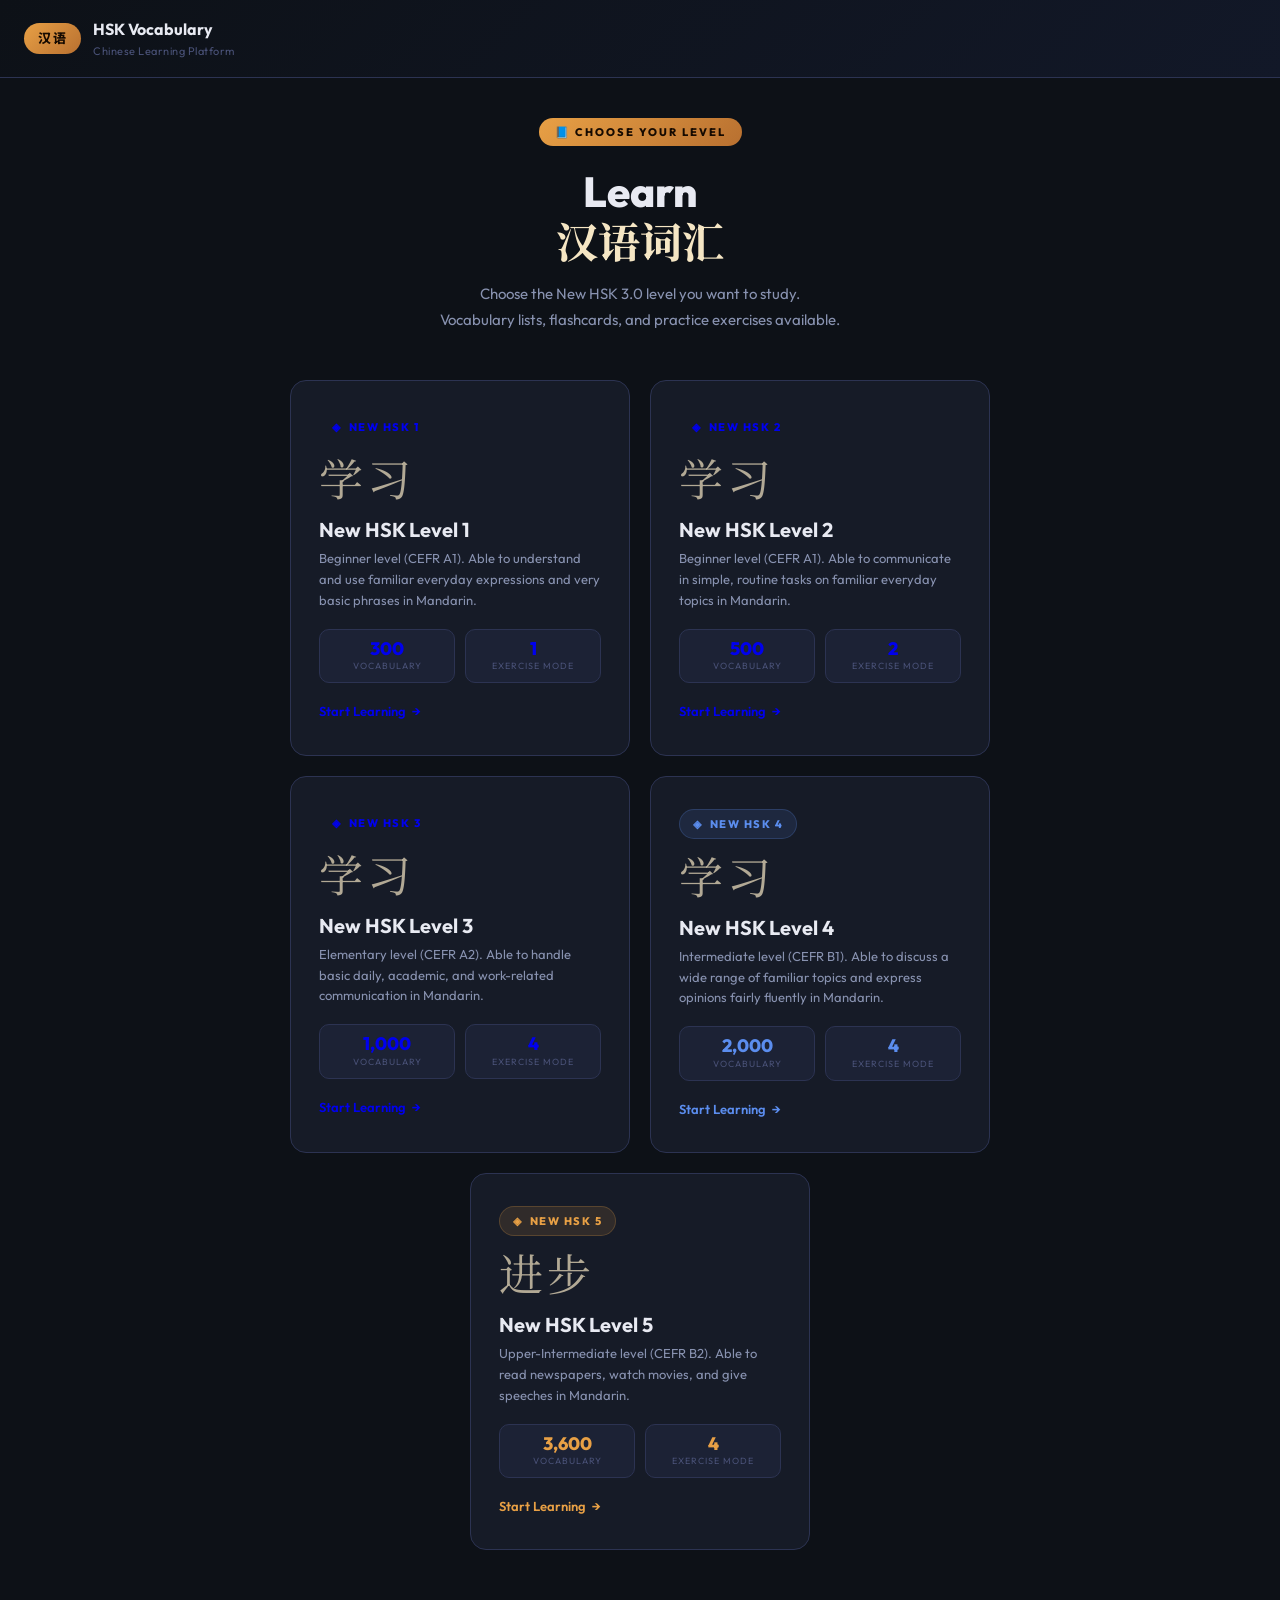
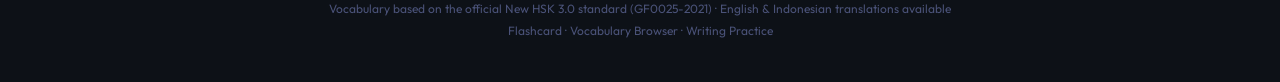
<file: index.html>
<!DOCTYPE html>
<html lang="en">
<head>
<meta charset="UTF-8">
<meta name="viewport" content="width=device-width, initial-scale=1.0">
<title>HSK Vocabulary Learning</title>
<link rel="preconnect" href="https://fonts.googleapis.com">
<link href="https://fonts.googleapis.com/css2?family=Outfit:wght@400;500;600;700;800&family=Noto+Sans+SC&family=Noto+Serif+SC:wght@400;700&display=swap" rel="stylesheet">
<link rel="stylesheet" href="style.css">
</head>
<body>
 
<!-- HEADER -->
<header class="header">
  <div class="header-inner">
    <div class="logo">
      <div class="logo-badge">汉语</div>
      <div>
        <div class="logo-title">HSK Vocabulary</div>
        <div class="logo-sub">Chinese Learning Platform</div>
      </div>
    </div>
  </div>
</header>
 
<!-- LANDING -->
<div class="landing-wrap">
 
  <!-- HERO -->
  <div class="landing-hero">
    <div class="hero-badge">📘 Choose Your Level</div>
    <h1 class="hero-title">Learn<br><span>汉语词汇</span></h1>
    <p class="hero-sub">Choose the New HSK 3.0 level you want to study.<br>Vocabulary lists, flashcards, and practice exercises available.</p>
  </div>
 
  <!-- CARDS -->
  <div class="level-cards">

   <!-- New HSK 1 -->
    <a class="level-card hsk1" href="hsk1.html">
      <div class="card-level-badge">
        <span>◈</span> New HSK 1
      </div>
      <div class="card-hanzi-preview">学习</div>
      <div>
        <div class="card-title">New HSK Level 1</div>
        <div class="card-desc">Beginner level (CEFR A1). Able to understand and use familiar everyday expressions and very basic phrases in Mandarin.</div>
      </div>
      <div class="card-stats-row">
        <div class="card-stat">
          <div class="card-stat-num">300</div>
          <div class="card-stat-label">Vocabulary</div>
        </div>
        <div class="card-stat">
          <div class="card-stat-num">1</div>
          <div class="card-stat-label">Exercise Mode</div>
        </div>
      </div>
      <div class="card-arrow">Start Learning <span>→</span></div>
    </a>
   
 <!-- New HSK 2 -->
    <a class="level-card hsk2" href="hsk2.html">
      <div class="card-level-badge">
        <span>◈</span> New HSK 2
      </div>
      <div class="card-hanzi-preview">学习</div>
      <div>
        <div class="card-title">New HSK Level 2</div>
        <div class="card-desc">Beginner level (CEFR A1). Able to communicate in simple, routine tasks on familiar everyday topics in Mandarin.</div>
      </div>
      <div class="card-stats-row">
        <div class="card-stat">
          <div class="card-stat-num">500</div>
          <div class="card-stat-label">Vocabulary</div>
        </div>
        <div class="card-stat">
          <div class="card-stat-num">2</div>
          <div class="card-stat-label">Exercise Mode</div>
        </div>
      </div>
      <div class="card-arrow">Start Learning <span>→</span></div>
    </a>
   
   <!-- New HSK 3 -->
    <a class="level-card hsk3" href="hsk3.html">
      <div class="card-level-badge">
        <span>◈</span> New HSK 3
      </div>
      <div class="card-hanzi-preview">学习</div>
      <div>
        <div class="card-title">New HSK Level 3</div>
        <div class="card-desc">Elementary level (CEFR A2). Able to handle basic daily, academic, and work-related communication in Mandarin.</div>
      </div>
      <div class="card-stats-row">
        <div class="card-stat">
          <div class="card-stat-num">1,000</div>
          <div class="card-stat-label">Vocabulary</div>
        </div>
        <div class="card-stat">
          <div class="card-stat-num">4</div>
          <div class="card-stat-label">Exercise Mode</div>
        </div>
      </div>
      <div class="card-arrow">Start Learning <span>→</span></div>
    </a>
   
    <!-- New HSK 4 -->
    <a class="level-card hsk4" href="hsk4.html">
      <div class="card-level-badge">
        <span>◈</span> New HSK 4
      </div>
      <div class="card-hanzi-preview">学习</div>
      <div>
        <div class="card-title">New HSK Level 4</div>
        <div class="card-desc">Intermediate level (CEFR B1). Able to discuss a wide range of familiar topics and express opinions fairly fluently in Mandarin.</div>
      </div>
      <div class="card-stats-row">
        <div class="card-stat">
          <div class="card-stat-num">2,000</div>
          <div class="card-stat-label">Vocabulary</div>
        </div>
        <div class="card-stat">
          <div class="card-stat-num">4</div>
          <div class="card-stat-label">Exercise Mode</div>
        </div>
      </div>
      <div class="card-arrow">Start Learning <span>→</span></div>
    </a>
 
    <!-- New HSK 5 -->
    <a class="level-card hsk5" href="hsk5.html">
      <div class="card-level-badge">
        <span>◈</span> New HSK 5
      </div>
      <div class="card-hanzi-preview">进步</div>
      <div>
        <div class="card-title">New HSK Level 5</div>
        <div class="card-desc">Upper-Intermediate level (CEFR B2). Able to read newspapers, watch movies, and give speeches in Mandarin.</div>
      </div>
      <div class="card-stats-row">
        <div class="card-stat">
          <div class="card-stat-num">3,600</div>
          <div class="card-stat-label">Vocabulary</div>
        </div>
        <div class="card-stat">
          <div class="card-stat-num">4</div>
          <div class="card-stat-label">Exercise Mode</div>
        </div>
      </div>
      <div class="card-arrow">Start Learning <span>→</span></div>
    </a>
 
  </div>
 
  <!-- FOOTER NOTE -->
  <div class="landing-footer">
   Vocabulary based on the official New HSK 3.0 standard (GF0025-2021) · English & Indonesian translations available<br>
    Flashcard · Vocabulary Browser · Writing Practice
  </div>
 
</div>
 
</body>
</html>
</file>
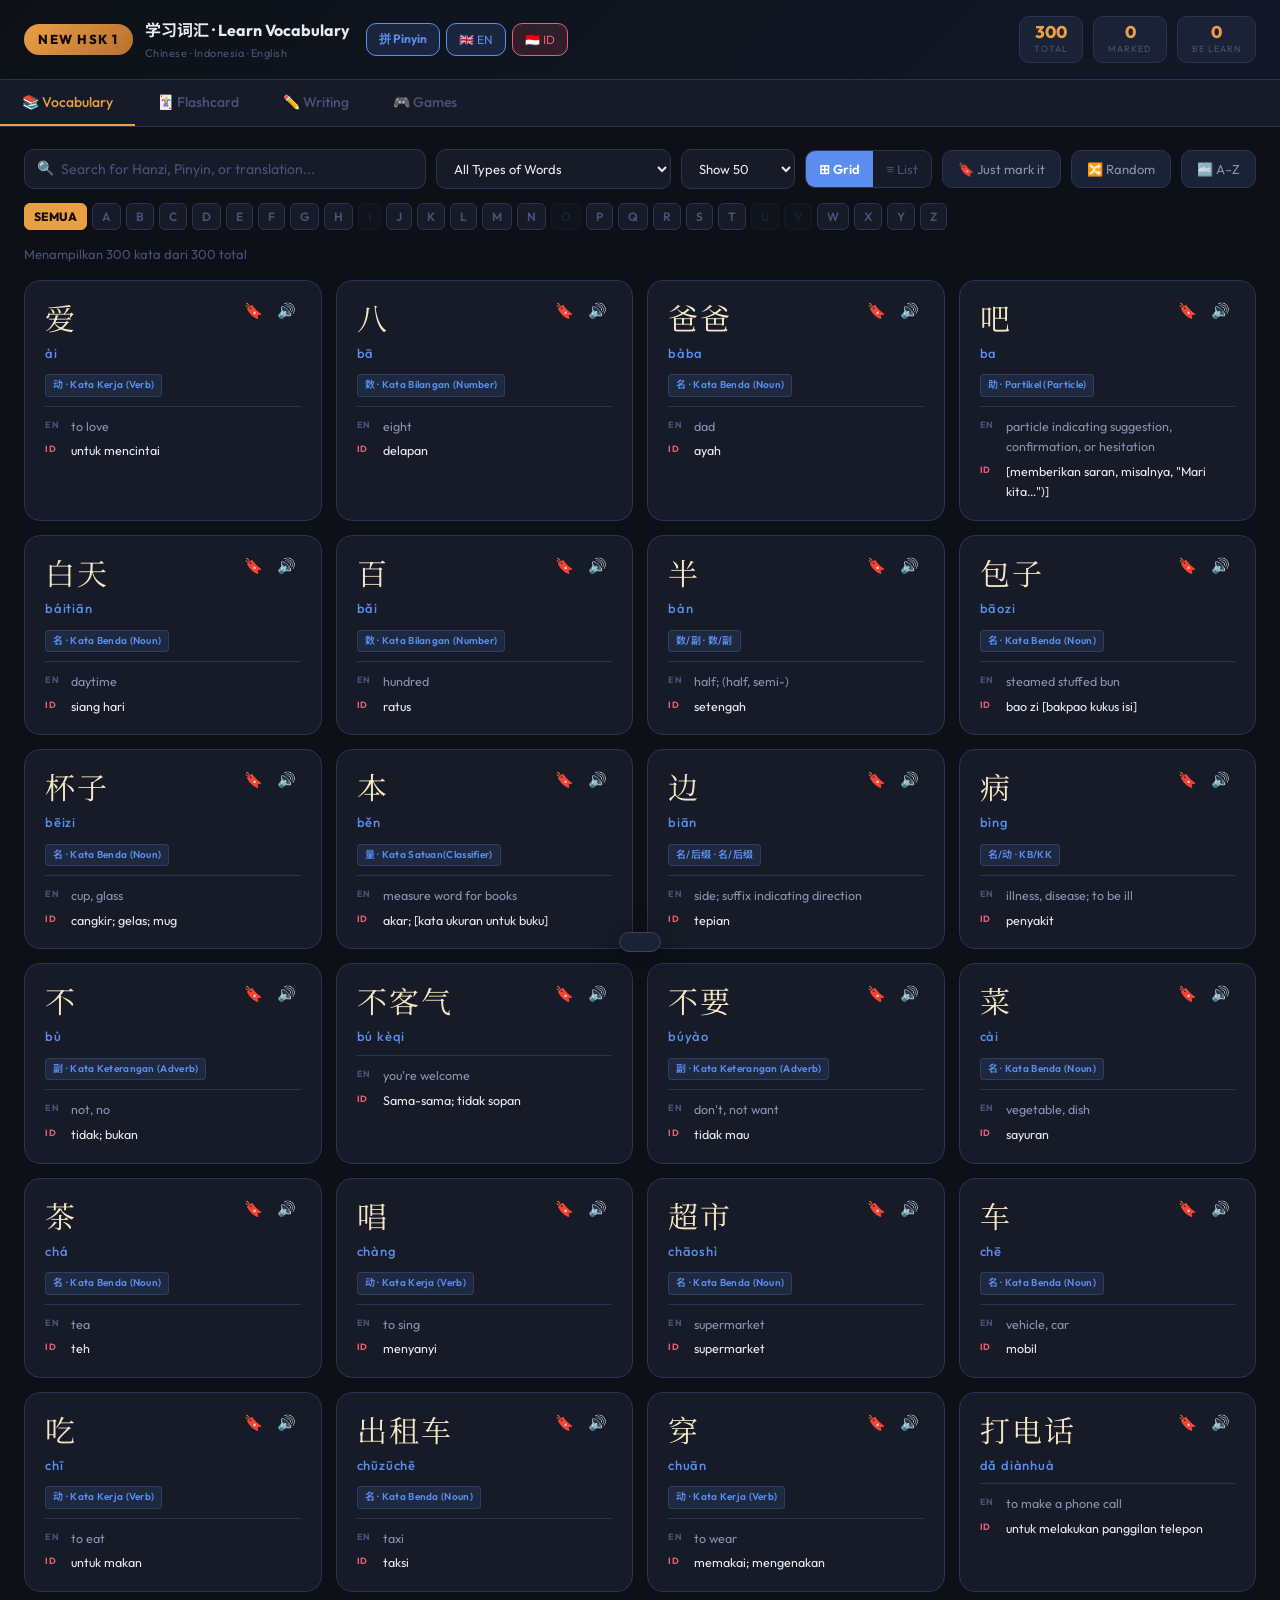
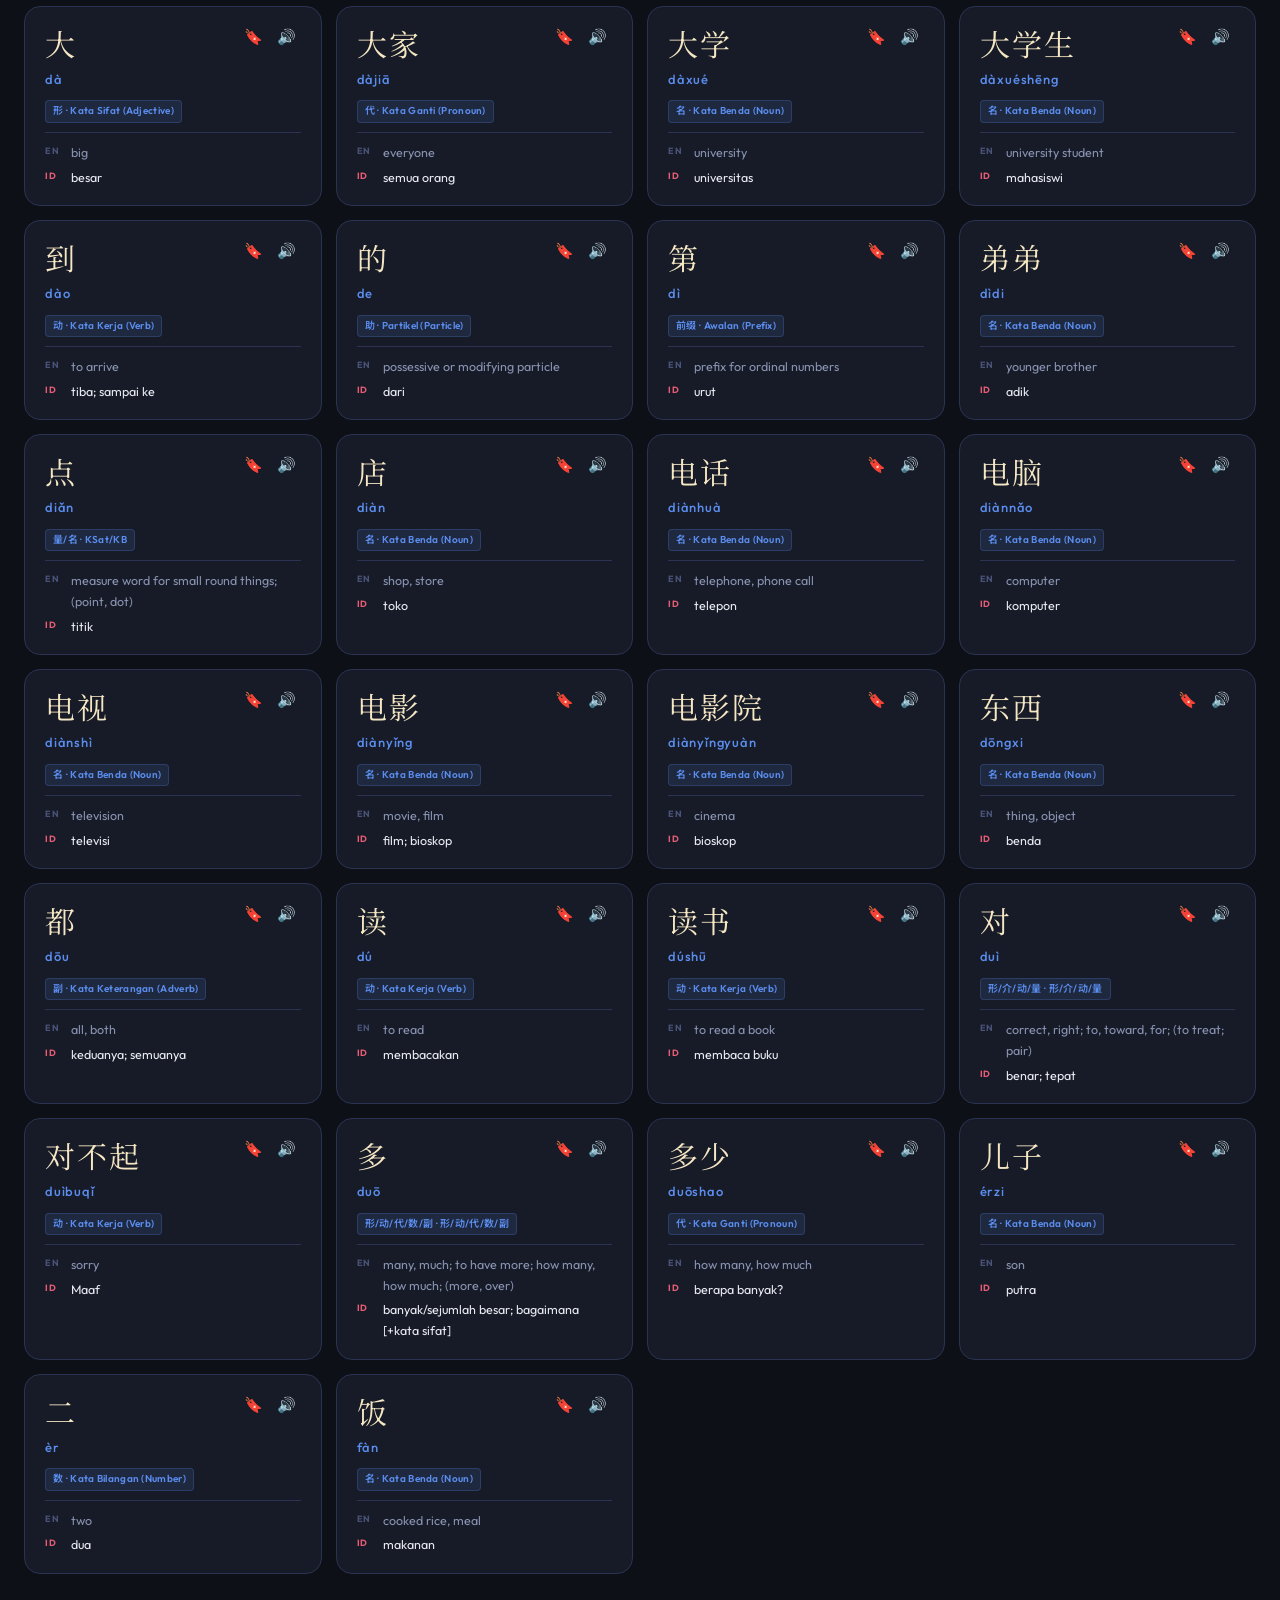
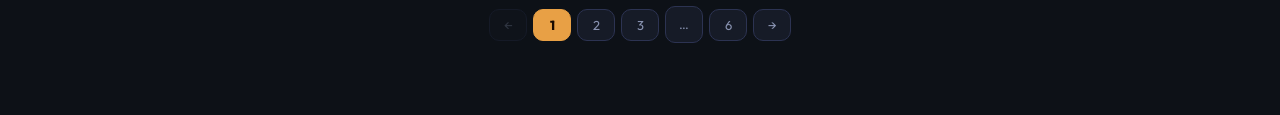
<file: hsk1.html>
<!DOCTYPE html>
<html lang="id">
<head>
<meta charset="UTF-8">
<meta name="viewport" content="width=device-width, initial-scale=1.0">
<title>New HSK 1 — Learn Chinese Vocabulary</title>
<link rel="preconnect" href="https://fonts.googleapis.com">
<link href="https://fonts.googleapis.com/css2?family=Noto+Serif+SC:wght@400;700&family=Noto+Sans+SC:wght@300;400;700&family=Outfit:wght@300;400;500;600;700;800&display=swap" rel="stylesheet">
<link rel="stylesheet" href="hsk1.css">
<link rel="stylesheet" href="games.css">
</head>
<body>

<!-- HEADER -->
<div class="header">
  <div class="header-inner">
    <div class="logo">
      <span class="logo-badge">New HSK 1</span>
      <div>
        <div class="logo-title">学习词汇 · Learn Vocabulary</div>
        <div class="logo-sub">Chinese · Indonesia · English</div>
      </div>
    </div>
    <div class="header-toggles">
      <button class="btn header-toggle-btn pinyin-toggle-btn active" id="togglePinyinBtn" onclick="togglePinyin()">拼 Pinyin</button>
      <button class="btn header-toggle-btn lang-btn active-en" id="toggleEnBtn" onclick="toggleLang('en')">🇬🇧 EN</button>
      <button class="btn header-toggle-btn lang-btn active-id" id="toggleIdBtn" onclick="toggleLang('id')">🇮🇩 ID</button>
    </div>
    <div class="header-stats">
      <div class="stat-chip"><span class="stat-num" id="totalCount">300</span><span class="stat-label">Total</span></div>
      <div class="stat-chip"><span class="stat-num" id="bmCount">0</span><span class="stat-label">Marked</span></div>
      <div class="stat-chip"><span class="stat-num" id="learnedCount">0</span><span class="stat-label">Be learn</span></div>
    </div>
  </div>
</div>

<!-- NAV TABS -->
<div class="nav-tabs">
  <button class="nav-tab active" data-tab="browse" onclick="showTab('browse',this)">📚 Vocabulary</button>
  <button class="nav-tab" data-tab="flash" onclick="showTab('flash',this)">🃏 Flashcard</button>
  <button class="nav-tab" data-tab="ordering" onclick="showTab('ordering',this)">✏️ Writing</button>
  <button class="nav-tab" data-tab="games" onclick="showTab('games',this)">🎮 Games</button>
</div>

<!-- ===== BROWSE ===== -->
<div class="section active" id="tab-browse">
  <div class="controls">
    <div class="search-wrap">
      <span class="search-icon">🔍</span>
      <input type="text" id="searchInput" placeholder="Search for Hanzi, Pinyin, or translation...">
    </div>
    <select id="typeFilter">
      <option value="">All Types of Words</option>
      <option value="名">名 — Kata Benda (Noun)</option>
      <option value="动">动 — Kata Kerja (Verb)</option>
      <option value="形">形 — Kata Sifat (Adjective)</option>
      <option value="副">副 — Kata Keterangan (Adverb)</option>
      <option value="连">连 — Kata Hubung (Conjunction)</option>
      <option value="介">介 — Kata Depan (Preposition)</option>
      <option value="代">代 — Kata Ganti (Pronoun)</option>
      <option value="叹">叹 — Kata Seru (Interjection)</option>
      <option value="助">助 — Partikel (Particle)</option>
      <option value="量">量 — Kata Satuan (Classifier)</option>
      <option value="数">数 — Kata Bilangan (Number)</option>
    </select>
    <select id="pageSizeSelect" onchange="setPageSize(+this.value)">
      <option value="10">Show 10</option>
      <option value="20">Show 20</option>
      <option value="50" selected>Show 50</option>
      <option value="100">Show 100</option>
      <option value="200">Show 200</option>
      <option value="500">Show 500</option>
      <option value="1000">Show 1000</option>
      <option value="1300">Show all</option>
    </select>
    <div class="mode-toggle">
      <button class="mode-btn active" id="modeGrid" onclick="setDisplayMode('grid')">⊞ Grid</button>
      <button class="mode-btn" id="modeList" onclick="setDisplayMode('list')">≡ List</button>
    </div>
    <button class="btn" id="bmOnlyBtn" onclick="toggleBmOnly()">🔖 Just mark it</button>
    <button class="btn" onclick="shuffleVocab()">🔀 Random</button>
    <button class="btn" id="sortAzBtn" onclick="sortAZ()">🔤 A–Z</button>
  </div>
  <div class="alpha-bar" id="alphaBar"></div>
  <div class="info-bar" id="resultCount"></div>
  <div id="listHeader" class="list-header" style="display:none;">
    <span>Hanzi</span><span>Pinyin</span><span>Indonesia</span><span>English</span><span>Type</span><span></span>
  </div>
  <div id="vocabContainer"></div>
  <div class="pagination" id="pagination"></div>
</div>

<!-- ===== FLASHCARD ===== -->
<div class="section" id="tab-flash">
  <div class="fc-wrap">
    <div class="fc-progress">
      <div class="prog-bar"><div class="prog-fill" id="fcFill" style="width:0%"></div></div>
      <span class="prog-text" id="fcProgText">0 / 0</span>
    </div>
    <div class="flashcard" id="flashcard" onclick="flipCard()">
      <div class="fc-inner">
        <div class="fc-face">
          <div class="fc-big-hanzi" id="fcHanzi">—</div>
          <div class="fc-big-pinyin" id="fcPinyin">—</div>
          <div class="fc-sub">Click to see the meaning</div>
        </div>
        <div class="fc-face fc-back">
          <div class="fc-type" id="fcType">—</div>
          <div class="fc-en" id="fcEn">—</div>
          <div class="fc-id" id="fcId">—</div>
        </div>
      </div>
    </div>
    <div class="kbd-hint">Space=back · ←→=navigation · Enter=know · X=don't know yet</div>
    <div class="fc-controls">
      <button class="fc-btn" onclick="fcPrev()">← Back</button>
      <button class="fc-btn skip" onclick="fcSkipFn()">✗ Don't know yet</button>
      <button class="fc-btn know" onclick="fcKnowFn()">✓ Already know</button>
      <button class="fc-btn" onclick="fcNext()">Skip →</button>
    </div>
    <div class="fc-meta" id="fcStats">✓ 0 sudah tahu &nbsp;·&nbsp; ✗ 0 don't know yet</div>
    <div class="fc-tool-row">
      <button class="btn" onclick="initFlashcards()">🔄 Restart</button>
      <button class="btn" id="fcBmOnlyBtn" onclick="toggleFcBmOnly()">🔖 Only those marked</button>
    </div>
  </div>
</div>

<!-- ===== ORDERING ===== -->
<div class="section" id="tab-ordering">
  <div class="wr-header">
    <h2>✏️ Word Ordering Exercise</h2>
    <p>Arrange the words into correct sentences. Each set of questions is randomly shuffled.</p>
  </div>

  <div class="wr-toolbar">
    <div class="wr-count-select">
      <span>Number of questions:</span>
      <select id="wrCountSelect">
        <option value="5">5 question</option>
        <option value="10" selected>10 question</option>
        <option value="15">15 question</option>
        <option value="20">20 question</option>
        <option value="50">All (50)</option>
      </select>
    </div>
    <button class="btn" onclick="restartOrdering()">🔄 New Session (Random)</button>
  </div>

  <div class="wr-progress">
    <div class="prog-bar"><div class="prog-fill" id="wrFill" style="width:0%"></div></div>
    <span class="prog-text" id="wrProgText">1 / 10</span>
    <div class="wr-score-chip">Skor: <span id="wrScore">0</span>/<span id="wrTotal">10</span></div>
  </div>

  <div id="wrGame">
    <div class="wr-card">
      <div class="wr-qnum" id="wrQnum">Question 1</div>
      <div class="wr-grammar-tag" id="wrGrammarTag"></div>
      <div class="wr-instruction">Arrange the following words into a correct sentence:</div>

      <div class="wr-label">📦 Arrange the following words from the Word Bank — click to add them to your answer — into a correct sentence:</div>
      <div class="wr-bank" id="wrBank"></div>

      <div class="wr-label">📝 Answer — click the word to return to the bank:</div>
      <div class="wr-answer-wrap" id="wrAnswer">
        <span class="wr-empty-hint">No word has been chosen yet…</span>
      </div>

      <div class="wr-btn-row">
        <button class="wr-btn primary" id="wrCheckBtn" onclick="checkOrdering()">✓ Check</button>
        <button class="wr-btn danger" id="wrClearBtn" onclick="clearOrdering()">↺ Delete All</button>
        <button class="wr-btn" id="wrNextBtn" onclick="nextOrdering()" style="display:none">→ Next Question</button>
      </div>
      <div class="wr-feedback" id="wrFeedback"></div>
    </div>
  </div>

  <div class="wr-result" id="wrResult">
    <div class="wr-result-stars" id="wrStars">🌟🌟🌟</div>
    <div class="wr-big-score" id="wrFinalScore">0/10</div>
    <div class="wr-result-msg" id="wrResultMsg">Completed!</div>
    <div class="wr-result-detail" id="wrResultDetail"></div>
    <button class="wr-btn primary" onclick="restartOrdering()" style="margin:0 auto;display:flex;">🔄 New Session (Random)</button>
  </div>
</div>

<div class="section" id="tab-games">
  <div class="gm-wrap"><div id="gmMenu"></div><div id="gmPlay" style="display:none"></div></div>
</div>

<!-- MODAL -->
<div class="modal-overlay" id="modal" onclick="closeModalBg(event)">
  <div class="modal">
    <button class="modal-close" onclick="closeModal()">✕</button>
    <div class="m-hanzi" id="mHanzi">—</div>
    <div class="m-pinyin" id="mPinyin">—</div>
    <div class="m-type" id="mType"></div>
    <div class="m-trans">
      <div class="m-row"><span class="m-lang en">EN</span><span class="m-text" id="mEn">—</span></div>
      <div class="m-row"><span class="m-lang id">ID</span><span class="m-text id" id="mId">—</span></div>
    </div>
    <div class="m-level" id="mLevel"></div>
      <div class="m-example" id="mExample" style="display:none;">
      <div class="m-ex-label">💬 Example sentence</div>
      <div class="m-ex-zh" id="mExZh"></div>
      <div class="m-ex-py" id="mExPy"></div>
      <div class="m-ex-row">
        <span class="m-lang id">ID</span>
        <span class="m-ex-trans" id="mExId"></span>
      </div>
      <div class="m-ex-row">
        <span class="m-lang en">EN</span>
        <span class="m-ex-trans" id="mExEn"></span>
      </div>
    </div>
    <div class="m-actions">
      <button class="m-btn" id="mBmBtn" onclick="toggleBmModal()">🔖 Mark</button>
      <button class="m-btn" onclick="speakModal()">🔊 Sound</button>
    </div>
  </div>
</div>

<div class="toast" id="toast"></div>

<script>
// ============================================================
//  DATA
// ============================================================
const VOCAB = [{"hanzi":"爱","pinyin":"ài","english":"to love","type":"动","level":"YCT1,HSK1,New HSK1","indonesian":"untuk mencintai"},{"hanzi":"八","pinyin":"bā","english":"eight","type":"数","level":"YCT1,YCT3,HSK1,New HSK1","indonesian":"delapan"},{"hanzi":"爸爸","pinyin":"bàba","english":"dad","type":"名","level":"YCT1,YCT4,HSK1,New HSK1","indonesian":"ayah"},{"hanzi":"吧","pinyin":"ba","english":"particle indicating suggestion, confirmation, or hesitation","type":"助","level":"YCT3,HSK2,New HSK1","indonesian":"[memberikan saran, misalnya, \"Mari kita…\")]"},{"hanzi":"白天","pinyin":"báitiān","english":"daytime","type":"名","level":"New HSK1","indonesian":"siang hari"},{"hanzi":"百","pinyin":"bǎi","english":"hundred","type":"数","level":"YCT3,HSK2,New HSK1","indonesian":"ratus"},{"hanzi":"半","pinyin":"bàn","english":"half; (half, semi-)","type":"数/副","level":"YCT3,YCT4,HSK3,New HSK1","indonesian":"setengah"},{"hanzi":"包子","pinyin":"bāozi","english":"steamed stuffed bun","type":"名","level":"YCT2,HSK4,New HSK1","indonesian":"bao zi [bakpao kukus isi]"},{"hanzi":"杯子","pinyin":"bēizi","english":"cup, glass","type":"名","level":"YCT3,HSK1,New HSK1","indonesian":"cangkir; gelas; mug"},{"hanzi":"本","pinyin":"běn","english":"measure word for books","type":"量","level":"YCT3,YCT4,HSK1,New HSK1,New HSK5","indonesian":"akar; [kata ukuran untuk buku]"},{"hanzi":"边","pinyin":"biān","english":"side; suffix indicating direction","type":"名/后缀","level":"New HSK1","indonesian":"tepian"},{"hanzi":"病","pinyin":"bìng","english":"illness, disease; to be ill","type":"名/动","level":"New HSK1","indonesian":"penyakit"},{"hanzi":"不","pinyin":"bù","english":"not, no","type":"副","level":"YCT1,HSK1,New HSK1","indonesian":"tidak; bukan"},{"hanzi":"不客气","pinyin":"bú kèqi","english":"you're welcome","type":"","level":"YCT2,YCT3,HSK1,New HSK1","indonesian":"Sama-sama; tidak sopan"},{"hanzi":"不要","pinyin":"búyào","english":"don't, not want","type":"副","level":"New HSK1","indonesian":"tidak mau"},{"hanzi":"菜","pinyin":"cài","english":"vegetable, dish","type":"名","level":"YCT3,HSK1,New HSK1","indonesian":"sayuran"},{"hanzi":"茶","pinyin":"chá","english":"tea","type":"名","level":"YCT2,HSK1,New HSK1","indonesian":"teh"},{"hanzi":"唱","pinyin":"chàng","english":"to sing","type":"动","level":"New HSK1","indonesian":"menyanyi"},{"hanzi":"超市","pinyin":"chāoshì","english":"supermarket","type":"名","level":"YCT4,HSK3,New HSK1","indonesian":"supermarket"},{"hanzi":"车","pinyin":"chē","english":"vehicle, car","type":"名","level":"New HSK1","indonesian":"mobil"},{"hanzi":"吃","pinyin":"chī","english":"to eat","type":"动","level":"YCT1,HSK1,New HSK1","indonesian":"untuk makan"},{"hanzi":"出租车","pinyin":"chūzūchē","english":"taxi","type":"名","level":"HSK1,New HSK1","indonesian":"taksi"},{"hanzi":"穿","pinyin":"chuān","english":"to wear","type":"动","level":"YCT3,HSK2,New HSK1","indonesian":"memakai; mengenakan"},{"hanzi":"打电话","pinyin":"dǎ diànhuà","english":"to make a phone call","type":"","level":"YCT2,HSK1,New HSK1","indonesian":"untuk melakukan panggilan telepon"},{"hanzi":"大","pinyin":"dà","english":"big","type":"形","level":"YCT1,HSK1,New HSK1","indonesian":"besar"},{"hanzi":"大家","pinyin":"dàjiā","english":"everyone","type":"代","level":"YCT4,HSK2,New HSK1","indonesian":"semua orang"},{"hanzi":"大学","pinyin":"dàxué","english":"university","type":"名","level":"New HSK1","indonesian":"universitas"},{"hanzi":"大学生","pinyin":"dàxuéshēng","english":"university student","type":"名","level":"New HSK1","indonesian":"mahasiswi"},{"hanzi":"到","pinyin":"dào","english":"to arrive","type":"动","level":"HSK2,New HSK1","indonesian":"tiba; sampai ke"},{"hanzi":"的","pinyin":"de","english":"possessive or modifying particle","type":"助","level":"YCT1,HSK1,New HSK1","indonesian":"dari"},{"hanzi":"第","pinyin":"dì","english":"prefix for ordinal numbers","type":"前缀","level":"New HSK1","indonesian":"urut"},{"hanzi":"弟弟","pinyin":"dìdi","english":"younger brother","type":"名","level":"YCT2,HSK2,New HSK1","indonesian":"adik"},{"hanzi":"点","pinyin":"diǎn","english":"measure word for small round things; (point, dot)","type":"量/名","level":"YCT1,HSK1,New HSK1,New HSK2","indonesian":"titik"},{"hanzi":"店","pinyin":"diàn","english":"shop, store","type":"名","level":"New HSK1","indonesian":"toko"},{"hanzi":"电话","pinyin":"diànhuà","english":"telephone, phone call","type":"名","level":"New HSK1","indonesian":"telepon"},{"hanzi":"电脑","pinyin":"diànnǎo","english":"computer","type":"名","level":"YCT3,HSK1,New HSK1","indonesian":"komputer"},{"hanzi":"电视","pinyin":"diànshì","english":"television","type":"名","level":"YCT2,HSK1,New HSK1","indonesian":"televisi"},{"hanzi":"电影","pinyin":"diànyǐng","english":"movie, film","type":"名","level":"YCT3,HSK1,New HSK1","indonesian":"film; bioskop"},{"hanzi":"电影院","pinyin":"diànyǐngyuàn","english":"cinema","type":"名","level":"New HSK1","indonesian":"bioskop"},{"hanzi":"东西","pinyin":"dōngxi","english":"thing, object","type":"名","level":"YCT3,HSK1,New HSK1","indonesian":"benda"},{"hanzi":"都","pinyin":"dōu","english":"all, both","type":"副","level":"YCT3,HSK1,New HSK1","indonesian":"keduanya; semuanya"},{"hanzi":"读","pinyin":"dú","english":"to read","type":"动","level":"YCT3,HSK1,New HSK1","indonesian":"membacakan"},{"hanzi":"读书","pinyin":"dúshū","english":"to read a book","type":"动","level":"New HSK1","indonesian":"membaca buku"},{"hanzi":"对","pinyin":"duì","english":"correct, right; to, toward, for; (to treat; pair)","type":"形/介/动/量","level":"YCT3,HSK2,New HSK1","indonesian":"benar; tepat"},{"hanzi":"对不起","pinyin":"duìbuqǐ","english":"sorry","type":"动","level":"YCT2,HSK1,New HSK1","indonesian":"Maaf"},{"hanzi":"多","pinyin":"duō","english":"many, much; to have more; how many, how much; (more, over)","type":"形/动/代/数/副","level":"YCT1,HSK1,New HSK1","indonesian":"banyak/sejumlah besar; bagaimana [+kata sifat]"},{"hanzi":"多少","pinyin":"duōshao","english":"how many, how much","type":"代","level":"YCT2,HSK1,New HSK1","indonesian":"berapa banyak?"},{"hanzi":"儿子","pinyin":"érzi","english":"son","type":"名","level":"YCT4,HSK1,New HSK1","indonesian":"putra"},{"hanzi":"二","pinyin":"èr","english":"two","type":"数","level":"YCT1,HSK1,New HSK1","indonesian":"dua"},{"hanzi":"饭","pinyin":"fàn","english":"cooked rice, meal","type":"名","level":"New HSK1","indonesian":"makanan"},{"hanzi":"饭店","pinyin":"fàndiàn","english":"restaurant","type":"名","level":"HSK1,New HSK1","indonesian":"restoran"},{"hanzi":"房间","pinyin":"fángjiān","english":"room","type":"名","level":"YCT2,HSK2,New HSK1","indonesian":"ruang"},{"hanzi":"非常","pinyin":"fēicháng","english":"very, extremely","type":"副","level":"YCT4,HSK2,New HSK1","indonesian":"sangat"},{"hanzi":"飞机","pinyin":"fēijī","english":"airplane","type":"名","level":"YCT3,HSK1,New HSK1","indonesian":"pesawat"},{"hanzi":"分","pinyin":"fēn","english":"minute; (to divide, to separate; component, part)","type":"量/动/名","level":"HSK3,New HSK1","indonesian":"menit"},{"hanzi":"分钟","pinyin":"fēnzhōng","english":"minute","type":"量","level":"YCT2,HSK1,New HSK1","indonesian":"menit"},{"hanzi":"高兴","pinyin":"gāoxìng","english":"happy, glad","type":"形","level":"YCT1,HSK1,New HSK1","indonesian":"senang; bahagia"},{"hanzi":"歌","pinyin":"gē","english":"song","type":"名","level":"New HSK1","indonesian":"lagu"},{"hanzi":"哥哥","pinyin":"gēge","english":"older brother","type":"名","level":"YCT1,HSK2,New HSK1","indonesian":"kakak"},{"hanzi":"个","pinyin":"gè","english":"measure word for general objects","type":"量","level":"YCT1,HSK1,New HSK1","indonesian":"individu; [kata ukuran umum]"},{"hanzi":"给","pinyin":"gěi","english":"to give; (to, for)","type":"动/介","level":"YCT3,HSK2,New HSK1","indonesian":"untuk memberi"},{"hanzi":"公司","pinyin":"gōngsī","english":"company","type":"名","level":"HSK2,New HSK1","indonesian":"perusahaan; kantor"},{"hanzi":"工作","pinyin":"gōngzuò","english":"work; to work","type":"动/名","level":"YCT4,HSK1,New HSK1","indonesian":"pekerjaan; tugas"},{"hanzi":"狗","pinyin":"gǒu","english":"dog","type":"名","level":"YCT1,HSK1,New HSK1","indonesian":"anjing"},{"hanzi":"贵","pinyin":"guì","english":"expensive","type":"形","level":"YCT4,HSK2,New HSK1","indonesian":"mahal"},{"hanzi":"国","pinyin":"guó","english":"country","type":"名","level":"New HSK1","indonesian":"negara"},{"hanzi":"还","pinyin":"hái","english":"still, also; quite","type":"副","level":"YCT3,HSK2,HSK3,New HSK1,New HSK3","indonesian":"bahkan"},{"hanzi":"孩子","pinyin":"háizi","english":"child","type":"名","level":"YCT4,HSK2,New HSK1","indonesian":"anak; anak-anak"},{"hanzi":"汉语","pinyin":"Hànyǔ","english":"Chinese language","type":"名","level":"YCT2,HSK1,New HSK1","indonesian":"Bahasa Mandarin Standar"},{"hanzi":"汉字","pinyin":"Hànzì","english":"Chinese character","type":"名","level":"New HSK1","indonesian":"karakter Cina"},{"hanzi":"好","pinyin":"hǎo","english":"good; (well); (to be fond of)","type":"形/副/动","level":"YCT1,HSK1,New HSK1,New HSK5","indonesian":"Bagus"},{"hanzi":"好吃","pinyin":"hǎochī","english":"delicious, tasty","type":"形","level":"YCT2,HSK2,New HSK1","indonesian":"lezat"},{"hanzi":"好看","pinyin":"hǎokàn","english":"good-looking","type":"形","level":"New HSK1","indonesian":"cantik"},{"hanzi":"好听","pinyin":"hǎotīng","english":"pleasant to listen to","type":"形","level":"New HSK1","indonesian":"menyenangkan"},{"hanzi":"好玩儿","pinyin":"hǎowánr","english":"fun, amusing","type":"形","level":"New HSK1","indonesian":"lucu"},{"hanzi":"号","pinyin":"hào","english":"number; measure word for people, items","type":"名/量","level":"YCT1,HSK1,New HSK1","indonesian":"angka; tanggal dalam bulan"},{"hanzi":"喝","pinyin":"hē","english":"to drink","type":"动","level":"YCT1,HSK1,New HSK1","indonesian":"untuk minum"},{"hanzi":"和","pinyin":"hé","english":"and, with","type":"介/连","level":"YCT1,HSK1,HSK7-9,New HSK1","indonesian":"Dan"},{"hanzi":"很","pinyin":"hěn","english":"very","type":"副","level":"YCT1,HSK1,New HSK1","indonesian":"sangat"},{"hanzi":"后","pinyin":"hòu","english":"behind, later","type":"名","level":"YCT3,New HSK1","indonesian":"kembali"},{"hanzi":"回","pinyin":"huí","english":"to return; (measure word for times)","type":"动/量","level":"YCT3,HSK1,New HSK1","indonesian":"untuk kembali"},{"hanzi":"会","pinyin":"huì","english":"can, to be able to","type":"动","level":"YCT2,HSK1,New HSK1,New HSK3","indonesian":"Bisa"},{"hanzi":"火车","pinyin":"huǒchē","english":"train","type":"名","level":"YCT4,New HSK1","indonesian":"kereta"},{"hanzi":"鸡蛋","pinyin":"jīdàn","english":"egg","type":"名","level":"YCT3,HSK2,New HSK1","indonesian":"telur ayam"},{"hanzi":"几","pinyin":"jǐ","english":"how many, a few","type":"代/数","level":"YCT1,HSK1,New HSK1","indonesian":"berapa banyak? [diharapkan jumlahnya sedikit]"},{"hanzi":"家","pinyin":"jiā","english":"home, family; measure word for families; (suffix indicating a person specializing in something)","type":"名/量/后缀","level":"YCT1,HSK1,New HSK1","indonesian":"keluarga; rumah"},{"hanzi":"家人","pinyin":"jiārén","english":"family member","type":"名","level":"New HSK1","indonesian":"nomor keluarga"},{"hanzi":"见","pinyin":"jiàn","english":"to see","type":"动","level":"New HSK1","indonesian":"melihat"},{"hanzi":"件","pinyin":"jiàn","english":"measure word for items","type":"量","level":"YCT3,HSK2,New HSK1","indonesian":"barang; [kata satuan ukuran untuk barang-barang pakaian]"},{"hanzi":"饺子","pinyin":"jiǎozi","english":"dumpling","type":"名","level":"YCT3,HSK4,New HSK1","indonesian":"pangsit"},{"hanzi":"叫","pinyin":"jiào","english":"to be called, to call; to make; (by)","type":"动/介","level":"YCT1,HSK1,New HSK1","indonesian":"untuk memanggil; untuk diberi nama"},{"hanzi":"姐姐","pinyin":"jiějie","english":"older sister","type":"名","level":"YCT1,HSK2,New HSK1","indonesian":"kakak perempuan"},{"hanzi":"今年","pinyin":"jīnnián","english":"this year","type":"名","level":"New HSK1","indonesian":"tahun ini"},{"hanzi":"今天","pinyin":"jīntiān","english":"today","type":"名","level":"YCT1,HSK1,New HSK1","indonesian":"Hari ini"},{"hanzi":"九","pinyin":"jiǔ","english":"nine","type":"数","level":"YCT1,HSK1,New HSK1","indonesian":"sembilan"},{"hanzi":"觉得","pinyin":"juéde","english":"to feel, to think","type":"动","level":"YCT2,HSK2,New HSK1","indonesian":"berpikir; merasa"},{"hanzi":"开","pinyin":"kāi","english":"to open","type":"动","level":"YCT3,HSK1,New HSK1","indonesian":"untuk menyalakan; membuka"},{"hanzi":"开车","pinyin":"kāichē","english":"to drive","type":"动","level":"New HSK1","indonesian":"menyetir"},{"hanzi":"看","pinyin":"kàn","english":"to see, to look","type":"动","level":"YCT1,HSK1,New HSK1,New HSK5","indonesian":"melihat; membaca; menonton; memperhatikan"},{"hanzi":"看病","pinyin":"kànbìng","english":"to see a doctor","type":"动","level":"New HSK1","indonesian":"Periksa ke dokter"},{"hanzi":"看见","pinyin":"kànjiàn","english":"to see","type":"动","level":"HSK1,New HSK1","indonesian":"melihat"},{"hanzi":"可以","pinyin":"kěyǐ","english":"can, may; okay, fine","type":"动/形","level":"YCT2,HSK2,New HSK1","indonesian":"bisa; boleh"},{"hanzi":"课","pinyin":"kè","english":"class, lesson","type":"名","level":"YCT3,HSK2,New HSK1","indonesian":"pelajaran"},{"hanzi":"口","pinyin":"kǒu","english":"mouth; measure word for family members, bites","type":"名/量","level":"YCT1,HSK3,New HSK1","indonesian":"mulut; [kata ukuran untuk anggota keluarga]"},{"hanzi":"块","pinyin":"kuài","english":"measure word for pieces, chunks, money","type":"量","level":"YCT2,HSK1,New HSK1","indonesian":"bongkahan; potongan"},{"hanzi":"来","pinyin":"lái","english":"to come","type":"动","level":"YCT2,HSK1,New HSK1","indonesian":"akan datang"},{"hanzi":"老师","pinyin":"lǎoshī","english":"teacher","type":"名","level":"YCT1,HSK1,New HSK1","indonesian":"guru"},{"hanzi":"了","pinyin":"le","english":"particle indicating completed action or change of state","type":"助","level":"YCT2,HSK1,New HSK1","indonesian":"[mengucapkan seruan]"},{"hanzi":"冷","pinyin":"lěng","english":"cold","type":"形","level":"YCT2,HSK1,New HSK1","indonesian":"dingin"},{"hanzi":"里","pinyin":"lǐ","english":"inside, in, mile","type":"名","level":"HSK1,New HSK1","indonesian":"di dalam"},{"hanzi":"两","pinyin":"liǎng","english":"two","type":"数","level":"YCT2,HSK2,New HSK1,New HSK4","indonesian":"dua"},{"hanzi":"零","pinyin":"líng","english":"zero","type":"数","level":"YCT2,HSK2,New HSK1","indonesian":"nol"},{"hanzi":"六","pinyin":"liù","english":"six","type":"数","level":"YCT1,HSK1,New HSK1","indonesian":"enam"},{"hanzi":"妈妈","pinyin":"māma","english":"mom","type":"名","level":"YCT1,HSK1,New HSK1","indonesian":"ibu"},{"hanzi":"吗","pinyin":"ma","english":"question particle","type":"助","level":"YCT1,HSK1,New HSK1","indonesian":"[mengatakan ya; tidak ada pertanyaan]"},{"hanzi":"买","pinyin":"mǎi","english":"to buy","type":"动","level":"YCT2,HSK1,New HSK1","indonesian":"membeli"},{"hanzi":"卖","pinyin":"mài","english":"to sell","type":"动","level":"YCT3,HSK2,New HSK1","indonesian":"untuk dijual"},{"hanzi":"忙","pinyin":"máng","english":"busy; to be busy","type":"形/动","level":"YCT3,HSK2,New HSK1","indonesian":"sibuk"},{"hanzi":"猫","pinyin":"māo","english":"cat","type":"名","level":"YCT1,HSK1,New HSK1","indonesian":"kucing"},{"hanzi":"没关系","pinyin":"méi guānxi","english":"never mind, it's okay","type":"","level":"YCT2,HSK1,New HSK1","indonesian":"Tidak masalah"},{"hanzi":"没事","pinyin":"méishì","english":"to have nothing to do, it doesn't matter","type":"动","level":"New HSK1","indonesian":"tidak apa-apa"},{"hanzi":"没有","pinyin":"méiyǒu","english":"to not have; have not","type":"动/副","level":"New HSK1","indonesian":"tidak punya; tidak ada"},{"hanzi":"妹妹","pinyin":"mèimei","english":"younger sister","type":"名","level":"YCT2,HSK2,New HSK1","indonesian":"adik"},{"hanzi":"们","pinyin":"men","english":"plural suffix for pronouns and nouns","type":"后缀","level":"New HSK1","indonesian":"Kami"},{"hanzi":"米饭","pinyin":"mǐfàn","english":"cooked rice","type":"名","level":"YCT1,HSK1,New HSK1","indonesian":"nasi [matang; rebus]"},{"hanzi":"面包","pinyin":"miànbāo","english":"bread","type":"名","level":"YCT3,HSK3,New HSK1","indonesian":"roti"},{"hanzi":"面条儿","pinyin":"miàntiáor","english":"noodles","type":"名","level":"New HSK1","indonesian":"mi"},{"hanzi":"明年","pinyin":"míngnián","english":"next year","type":"名","level":"New HSK1","indonesian":"tahun depan"},{"hanzi":"明天","pinyin":"míngtiān","english":"tomorrow","type":"名","level":"YCT1,HSK1,New HSK1","indonesian":"besok"},{"hanzi":"名字","pinyin":"míngzi","english":"name","type":"名","level":"YCT2,YCT4,HSK1,New HSK1","indonesian":"nama depan"},{"hanzi":"哪","pinyin":"nǎ","english":"which","type":"代","level":"YCT1,HSK1,New HSK1","indonesian":"yang?"},{"hanzi":"哪个","pinyin":"nǎge","english":"which one","type":"代","level":"New HSK1","indonesian":"yang mana"},{"hanzi":"哪里","pinyin":"nǎlǐ","english":"where","type":"代","level":"New HSK1","indonesian":"Di mana"},{"hanzi":"哪儿","pinyin":"nǎr","english":"where","type":"代","level":"YCT1,HSK1,New HSK1","indonesian":"Di mana?"},{"hanzi":"哪些","pinyin":"nǎxiē","english":"which ones","type":"代","level":"New HSK1","indonesian":"yang"},{"hanzi":"那","pinyin":"nà","english":"that; (then)","type":"代/连","level":"YCT1,HSK1,New HSK1","indonesian":"itu"},{"hanzi":"那边","pinyin":"nàbiān","english":"over there","type":"代","level":"New HSK1","indonesian":"tempat itu"},{"hanzi":"那个","pinyin":"nàge","english":"that one","type":"代","level":"New HSK1","indonesian":"yang itu"},{"hanzi":"那里","pinyin":"nàlǐ","english":"there","type":"代","level":"New HSK1","indonesian":"itu"},{"hanzi":"那儿","pinyin":"nàr","english":"there","type":"代","level":"YCT1,New HSK1","indonesian":"di sana"},{"hanzi":"那些","pinyin":"nàxiē","english":"those","type":"代","level":"New HSK1","indonesian":"itu"},{"hanzi":"男","pinyin":"nán","english":"male","type":"形","level":"YCT3,HSK2,New HSK1","indonesian":"pria"},{"hanzi":"男朋友","pinyin":"nánpéngyou","english":"boyfriend","type":"名","level":"New HSK1","indonesian":"pacar"},{"hanzi":"呢","pinyin":"ne","english":"question or continuation particle","type":"助","level":"YCT2,HSK1,New HSK1","indonesian":"[kembali; meneruskan pertanyaan]"},{"hanzi":"能","pinyin":"néng","english":"can, be able to","type":"动","level":"YCT3,HSK1,New HSK1","indonesian":"mampu; bisa"},{"hanzi":"你","pinyin":"nǐ","english":"you","type":"代","level":"YCT1,HSK1,New HSK1","indonesian":"Anda"},{"hanzi":"你好","pinyin":"nǐ hǎo","english":"hello","type":"","level":"New HSK1","indonesian":"Halo"},{"hanzi":"你们","pinyin":"nǐmen","english":"you plural","type":"代","level":"New HSK1","indonesian":"Anda"},{"hanzi":"年","pinyin":"nián","english":"year; measure word for years","type":"名/量","level":"YCT2,HSK1,New HSK1","indonesian":"tahun"},{"hanzi":"您","pinyin":"nín","english":"you","type":"代","level":"YCT3,HSK2,New HSK1","indonesian":"Anda [bentuk sopan]"},{"hanzi":"牛奶","pinyin":"niúnǎi","english":"milk","type":"名","level":"YCT1,HSK2,New HSK1","indonesian":"susu"},{"hanzi":"女","pinyin":"nǚ","english":"female","type":"形","level":"YCT3,HSK2,New HSK1","indonesian":"perempuan"},{"hanzi":"女儿","pinyin":"nǚ’ér","english":"daughter","type":"名","level":"YCT4,HSK1,New HSK1","indonesian":"anak perempuan"},{"hanzi":"女朋友","pinyin":"nǚpéngyou","english":"girlfriend","type":"名","level":"New HSK1","indonesian":"pacar perempuan"},{"hanzi":"女士","pinyin":"nǚshì","english":"lady, Ms.","type":"名","level":"HSK5,New HSK1","indonesian":"Nyonya; Ibu; Nona"},{"hanzi":"朋友","pinyin":"péngyou","english":"friend","type":"名","level":"YCT2,HSK1,New HSK1","indonesian":"teman"},{"hanzi":"便宜","pinyin":"piányi","english":"cheap","type":"形","level":"YCT4,HSK2,New HSK1","indonesian":"murah"},{"hanzi":"漂亮","pinyin":"piàoliang","english":"beautiful","type":"形","level":"YCT2,HSK1,New HSK1","indonesian":"cantik"},{"hanzi":"苹果","pinyin":"píngguǒ","english":"apple","type":"名","level":"YCT1,HSK1,New HSK1","indonesian":"apel"},{"hanzi":"七","pinyin":"qī","english":"seven","type":"数","level":"YCT1,HSK1,New HSK1","indonesian":"tujuh"},{"hanzi":"起床","pinyin":"qǐchuáng","english":"to get up","type":"动","level":"YCT2,HSK2,New HSK1","indonesian":"bangun (dari tempat tidur)"},{"hanzi":"千","pinyin":"qiān","english":"thousand","type":"数","level":"YCT3,HSK2,New HSK1","indonesian":"ribu"},{"hanzi":"前","pinyin":"qián","english":"front, before","type":"名","level":"YCT3,New HSK1","indonesian":"depan"},{"hanzi":"钱","pinyin":"qián","english":"money","type":"名","level":"YCT2,HSK1,New HSK1","indonesian":"uang"},{"hanzi":"请","pinyin":"qǐng","english":"please","type":"动","level":"YCT2,HSK1,New HSK1","indonesian":"untuk mengundang; silakan"},{"hanzi":"请问","pinyin":"qǐngwèn","english":"may I ask","type":"动","level":"New HSK1","indonesian":"Permisi"},{"hanzi":"去","pinyin":"qù","english":"to go","type":"动","level":"YCT1,HSK1,New HSK1","indonesian":"untuk pergi"},{"hanzi":"去年","pinyin":"qùnián","english":"last year","type":"名","level":"YCT3,HSK2,New HSK1","indonesian":"tahun lalu"},{"hanzi":"热","pinyin":"rè","english":"hot","type":"形","level":"YCT2,HSK1,New HSK1","indonesian":"panas"},{"hanzi":"人","pinyin":"rén","english":"person","type":"名","level":"HSK1,New HSK1","indonesian":"orang; orang-orang"},{"hanzi":"认识","pinyin":"rènshi","english":"to know, to recognize","type":"动","level":"YCT1,HSK1,New HSK1","indonesian":"mengetahui [akrab dengan]"},{"hanzi":"日","pinyin":"rì","english":"measure word for days; (sun)","type":"量/名","level":"HSK2,New HSK1","indonesian":"hari [tanggal]; matahari"},{"hanzi":"三","pinyin":"sān","english":"three","type":"数","level":"YCT1,HSK1,New HSK1","indonesian":"tiga"},{"hanzi":"商店","pinyin":"shāngdiàn","english":"store, shop","type":"名","level":"YCT1,HSK1,New HSK1","indonesian":"toko"},{"hanzi":"上","pinyin":"shàng","english":"up, above; to go up","type":"名/动","level":"HSK1,New HSK1","indonesian":"ke atas; di atas"},{"hanzi":"上班","pinyin":"shàngbān","english":"to go to work","type":"动","level":"YCT4,HSK2,New HSK1","indonesian":"mulai bekerja"},{"hanzi":"上课","pinyin":"shàngkè","english":"to attend class","type":"动","level":"New HSK1","indonesian":"memiliki kelas"},{"hanzi":"上午","pinyin":"shàngwǔ","english":"morning","type":"名","level":"HSK1,New HSK1","indonesian":"Pagi"},{"hanzi":"上学","pinyin":"shàngxué","english":"to go to school","type":"动","level":"New HSK1","indonesian":"bersekolah"},{"hanzi":"少","pinyin":"shǎo","english":"few, little; to lack","type":"形/动","level":"YCT3,HSK1,New HSK1","indonesian":"sedikit"},{"hanzi":"谁","pinyin":"shéi/shuí","english":"who","type":"代","level":"YCT1,HSK1,New HSK1","indonesian":"WHO?"},{"hanzi":"什么","pinyin":"shénme","english":"what","type":"代","level":"YCT1,HSK1,New HSK1","indonesian":"Apa?"},{"hanzi":"生病","pinyin":"shēngbìng","english":"to get sick","type":"动","level":"YCT3,HSK2,New HSK1","indonesian":"sakit; tidak sehat;"},{"hanzi":"十","pinyin":"shí","english":"ten","type":"数","level":"YCT1,HSK1,New HSK1","indonesian":"sepuluh"},{"hanzi":"时候","pinyin":"shíhou","english":"moment, time","type":"名","level":"YCT3,HSK1,New HSK1","indonesian":"[durasi] waktu"},{"hanzi":"时间","pinyin":"shíjiān","english":"time","type":"名","level":"YCT3,HSK2,New HSK1","indonesian":"waktu"},{"hanzi":"事","pinyin":"shì","english":"matter, thing","type":"名","level":"New HSK1","indonesian":"benda"},{"hanzi":"是","pinyin":"shì","english":"to be","type":"动","level":"YCT1,HSK1,New HSK1","indonesian":"menjadi"},{"hanzi":"手机","pinyin":"shǒujī","english":"cell phone","type":"名","level":"HSK2,New HSK1","indonesian":"telepon genggam"},{"hanzi":"书","pinyin":"shū","english":"book","type":"名","level":"HSK1,New HSK1","indonesian":"buku"},{"hanzi":"书店","pinyin":"shūdiàn","english":"bookstore","type":"名","level":"New HSK1","indonesian":"toko buku"},{"hanzi":"水","pinyin":"shuǐ","english":"water","type":"名","level":"YCT1,HSK1,New HSK1","indonesian":"air"},{"hanzi":"水果","pinyin":"shuǐguǒ","english":"fruit","type":"名","level":"YCT3,HSK1,New HSK1","indonesian":"buah"},{"hanzi":"睡","pinyin":"shuì","english":"to sleep","type":"动","level":"New HSK1","indonesian":"tidur"},{"hanzi":"睡觉","pinyin":"shuìjiào","english":"to sleep","type":"动","level":"YCT2,HSK1,New HSK1","indonesian":"pergi tidur; tidur"},{"hanzi":"说","pinyin":"shuō","english":"to speak, to say","type":"动","level":"HSK1,New HSK1","indonesian":"berbicara"},{"hanzi":"说话","pinyin":"shuōhuà","english":"to talk","type":"动","level":"YCT2,HSK2,New HSK1","indonesian":"berbicara"},{"hanzi":"四","pinyin":"sì","english":"four","type":"数","level":"YCT1,HSK1,New HSK1","indonesian":"empat"},{"hanzi":"岁","pinyin":"suì","english":"measure word for age","type":"量","level":"YCT1,YCT3,HSK1,New HSK1","indonesian":"tahun (panen tanaman)"},{"hanzi":"他","pinyin":"tā","english":"he, him","type":"代","level":"YCT1,HSK1,New HSK1","indonesian":"dia; dia"},{"hanzi":"它","pinyin":"tā","english":"it","type":"代","level":"YCT3,HSK2,New HSK1","indonesian":"dia"},{"hanzi":"她","pinyin":"tā","english":"she","type":"代","level":"YCT1,HSK1,New HSK1","indonesian":"dia; miliknya"},{"hanzi":"他们","pinyin":"tāmen","english":"they","type":"代","level":"New HSK1","indonesian":"mereka"},{"hanzi":"它们","pinyin":"tāmen","english":"they","type":"代","level":"New HSK1","indonesian":"mereka"},{"hanzi":"她们","pinyin":"tāmen","english":"they","type":"代","level":"New HSK1","indonesian":"mereka"},{"hanzi":"太","pinyin":"tài","english":"too, extremely","type":"副","level":"YCT3,HSK1,New HSK1","indonesian":"sangat"},{"hanzi":"天","pinyin":"tiān","english":"day; measure word for days","type":"名/量","level":"New HSK1","indonesian":"hari"},{"hanzi":"天气","pinyin":"tiānqì","english":"weather","type":"名","level":"YCT2,HSK1,New HSK1","indonesian":"cuaca"},{"hanzi":"听","pinyin":"tīng","english":"to listen","type":"动","level":"YCT3,HSK1,New HSK1","indonesian":"mendengarkan; mendengar"},{"hanzi":"听见","pinyin":"tīngjiàn","english":"to hear","type":"动","level":"New HSK1","indonesian":"mendengar"},{"hanzi":"同学","pinyin":"tóngxué","english":"classmate","type":"名","level":"YCT2,HSK1,New HSK1","indonesian":"teman sekolah; teman sekelas"},{"hanzi":"外","pinyin":"wài","english":"outside, exterior","type":"名","level":"HSK2,New HSK1","indonesian":"di luar"},{"hanzi":"外边","pinyin":"wàibian","english":"outside","type":"名","level":"New HSK1","indonesian":"di luar"},{"hanzi":"玩","pinyin":"wán","english":"to play","type":"动","level":"YCT2,HSK2,New HSK1","indonesian":"untuk bermain"},{"hanzi":"晚","pinyin":"wǎn","english":"late","type":"形","level":"New HSK1","indonesian":"malam"},{"hanzi":"晚饭","pinyin":"wǎnfàn","english":"dinner","type":"名","level":"New HSK1","indonesian":"makan malam"},{"hanzi":"晚上","pinyin":"wǎnshang","english":"evening","type":"名","level":"YCT2,HSK2,New HSK1","indonesian":"malam"},{"hanzi":"喂","pinyin":"wèi","english":"hello (used when answering the phone)","type":"叹","level":"YCT3,HSK1,HSK6,New HSK1,New HSK5","indonesian":"Halo"},{"hanzi":"问","pinyin":"wèn","english":"to ask","type":"动","level":"YCT3,HSK2,New HSK1","indonesian":"untuk bertanya"},{"hanzi":"问题","pinyin":"wèntí","english":"question","type":"名","level":"YCT3,HSK2,New HSK1","indonesian":"masalah"},{"hanzi":"我","pinyin":"wǒ","english":"I","type":"代","level":"YCT1,HSK1,New HSK1","indonesian":"Aku; diriku"},{"hanzi":"我们","pinyin":"wǒmen","english":"we","type":"代","level":"YCT1,HSK1,New HSK1","indonesian":"kami; kita"},{"hanzi":"五","pinyin":"wǔ","english":"five","type":"数","level":"YCT1,HSK1,New HSK1","indonesian":"lima"},{"hanzi":"午饭","pinyin":"wǔfàn","english":"lunch","type":"名","level":"New HSK1","indonesian":"makan siang"},{"hanzi":"喜欢","pinyin":"xǐhuan","english":"to like","type":"动","level":"YCT1,HSK1,New HSK1","indonesian":"untuk menyukai"},{"hanzi":"下","pinyin":"xià","english":"down, below; to go down; measure word for times","type":"名/动/量","level":"YCT3,HSK1,New HSK1","indonesian":"turun; di bawah"},{"hanzi":"下雨","pinyin":"xià yǔ","english":"to rain","type":"","level":"HSK1,New HSK1","indonesian":"hujan"},{"hanzi":"下班","pinyin":"xiàbān","english":"to get off work","type":"动","level":"New HSK1","indonesian":"meledak"},{"hanzi":"下课","pinyin":"xiàkè","english":"to finish class","type":"动","level":"New HSK1","indonesian":"keluar dari kelas"},{"hanzi":"下午","pinyin":"xiàwǔ","english":"afternoon","type":"名","level":"HSK1,New HSK1","indonesian":"sore"},{"hanzi":"先生","pinyin":"xiānsheng","english":"Mr., husband","type":"名","level":"YCT3,HSK1,New HSK1","indonesian":"Tuan; Bapak"},{"hanzi":"现在","pinyin":"xiànzài","english":"now","type":"名","level":"YCT1,HSK1,New HSK1","indonesian":"Sekarang"},{"hanzi":"想","pinyin":"xiǎng","english":"to think; to want","type":"动","level":"YCT3,HSK1,New HSK1","indonesian":"ingin; berpikir"},{"hanzi":"小","pinyin":"xiǎo","english":"small; prefix indicating small size or endearment","type":"形/前缀","level":"YCT1,HSK1,New HSK1","indonesian":"kecil"},{"hanzi":"小朋友","pinyin":"xiǎopéngyǒu","english":"little friend, child","type":"名","level":"New HSK1","indonesian":"anak"},{"hanzi":"小时","pinyin":"xiǎoshí","english":"hour","type":"名","level":"YCT3,HSK2,New HSK1","indonesian":"jam"},{"hanzi":"小学","pinyin":"xiǎoxué","english":"primary school","type":"名","level":"New HSK1","indonesian":"sekolah dasar"},{"hanzi":"小学生","pinyin":"xiǎoxuéshēng","english":"primary school student","type":"名","level":"New HSK1","indonesian":"siswa sekolah dasar"},{"hanzi":"些","pinyin":"xiē","english":"measure word for an indefinite amount","type":"量","level":"YCT3,HSK1,New HSK1","indonesian":"beberapa"},{"hanzi":"写","pinyin":"xiě","english":"to write","type":"动","level":"YCT3,HSK1,New HSK1","indonesian":"untuk menulis"},{"hanzi":"谢谢","pinyin":"xièxie","english":"to thank","type":"动","level":"YCT1,HSK1,New HSK1","indonesian":"Terima kasih"},{"hanzi":"新","pinyin":"xīn","english":"new","type":"形","level":"YCT3,HSK2,New HSK1","indonesian":"baru"},{"hanzi":"星期","pinyin":"xīngqī","english":"week","type":"名","level":"YCT1,HSK1,New HSK1","indonesian":"pekan"},{"hanzi":"星期日","pinyin":"xīngqīrì","english":"Sunday","type":"名","level":"New HSK1","indonesian":"Minggu"},{"hanzi":"星期天","pinyin":"xīngqītiān","english":"Sunday","type":"名","level":"New HSK1","indonesian":"Minggu"},{"hanzi":"休息","pinyin":"xiūxi","english":"to rest","type":"动","level":"YCT3,HSK2,New HSK1","indonesian":"untuk beristirahat"},{"hanzi":"学","pinyin":"xué","english":"to learn, to study","type":"动","level":"New HSK1","indonesian":"belajar"},{"hanzi":"学生","pinyin":"xuéshēng","english":"student","type":"名","level":"YCT2,HSK1,New HSK1","indonesian":"murid"},{"hanzi":"学习","pinyin":"xuéxí","english":"to study","type":"动","level":"YCT2,HSK1,New HSK1","indonesian":"belajar; meneliti"},{"hanzi":"学校","pinyin":"xuéxiào","english":"school","type":"名","level":"YCT1,HSK1,New HSK1","indonesian":"sekolah"},{"hanzi":"雪","pinyin":"xuě","english":"snow","type":"名","level":"HSK2,New HSK1","indonesian":"salju"},{"hanzi":"要","pinyin":"yào","english":"to want, to need","type":"动","level":"YCT2,HSK2,New HSK1","indonesian":"ingin; akan; meminta; menuntut"},{"hanzi":"也","pinyin":"yě","english":"also, too","type":"副","level":"YCT2,HSK2,New HSK1","indonesian":"juga; juga"},{"hanzi":"一","pinyin":"yī","english":"one","type":"数","level":"YCT1,HSK1,New HSK1","indonesian":"satu; sekali; pertama; kata struktural di antara dua kata kerja yang sama; segera setelah; di seluruh"},{"hanzi":"衣服","pinyin":"yīfu","english":"clothes","type":"名","level":"YCT3,HSK1,New HSK1","indonesian":"pakaian"},{"hanzi":"医生","pinyin":"yīshēng","english":"doctor","type":"名","level":"YCT2,HSK1,New HSK1","indonesian":"dokter"},{"hanzi":"医院","pinyin":"yīyuàn","english":"hospital","type":"名","level":"YCT2,HSK1,New HSK1","indonesian":"RSUD"},{"hanzi":"一半","pinyin":"yíbàn","english":"half","type":"数","level":"New HSK1","indonesian":"setengah"},{"hanzi":"一下","pinyin":"yíxià","english":"once, a little; (in a short while)","type":"数量/副","level":"HSK2,New HSK1","indonesian":"[digunakan setelah kata kerja] mencoba sesuatu"},{"hanzi":"椅子","pinyin":"yǐzi","english":"chair","type":"名","level":"YCT2,HSK1,New HSK1","indonesian":"kursi"},{"hanzi":"一点儿","pinyin":"yìdiǎnr","english":"a little, a bit","type":"数量","level":"New HSK1","indonesian":"sedikit"},{"hanzi":"一些","pinyin":"yìxiē","english":"some, a few","type":"数量","level":"New HSK1","indonesian":"beberapa"},{"hanzi":"有","pinyin":"yǒu","english":"to have, to exist","type":"动","level":"YCT1,HSK1,New HSK1","indonesian":"memiliki"},{"hanzi":"有的","pinyin":"yǒude","english":"some of them","type":"代","level":"New HSK1","indonesian":"beberapa"},{"hanzi":"有点儿","pinyin":"yǒudiǎnr","english":"a little, slightly","type":"副","level":"New HSK1","indonesian":"sedikit"},{"hanzi":"有些","pinyin":"yǒuxiē","english":"some, some of; (somewhat, rather)","type":"代/副","level":"New HSK1","indonesian":"beberapa"},{"hanzi":"雨","pinyin":"yǔ","english":"rain","type":"名","level":"New HSK1","indonesian":"hujan"},{"hanzi":"元","pinyin":"yuán","english":"yuan","type":"量","level":"YCT4,HSK3,New HSK1","indonesian":"yuan [satuan mata uang Tiongkok]; dolar"},{"hanzi":"月","pinyin":"yuè","english":"month; moon","type":"名","level":"YCT1,HSK1,New HSK1","indonesian":"bulan; bulan"},{"hanzi":"再","pinyin":"zài","english":"again, then","type":"副","level":"YCT3,HSK2,New HSK1","indonesian":"lagi"},{"hanzi":"在","pinyin":"zài","english":"to be at; at; in the middle of","type":"动/介/副","level":"YCT1,HSK1,New HSK1","indonesian":"di; pada; di"},{"hanzi":"再见","pinyin":"zàijiàn","english":"goodbye","type":"动","level":"YCT1,HSK1,New HSK1","indonesian":"selamat tinggal"},{"hanzi":"早","pinyin":"zǎo","english":"early","type":"形","level":"New HSK1","indonesian":"lebih awal"},{"hanzi":"早饭","pinyin":"zǎofàn","english":"breakfast","type":"名","level":"New HSK1","indonesian":"sarapan"},{"hanzi":"早上","pinyin":"zǎoshang","english":"morning","type":"名","level":"YCT2,HSK2,New HSK1","indonesian":"pagi buta"},{"hanzi":"怎么","pinyin":"zěnme","english":"how","type":"代","level":"YCT2,HSK1,New HSK1","indonesian":"Bagaimana?"},{"hanzi":"怎么样","pinyin":"zěnmeyàng","english":"how about, what do you think","type":"代","level":"YCT2,HSK1,New HSK1","indonesian":"bagaimana menurutmu"},{"hanzi":"找","pinyin":"zhǎo","english":"to look for","type":"动","level":"YCT3,HSK2,New HSK1","indonesian":"untuk menemukan; untuk mencari"},{"hanzi":"这","pinyin":"zhè","english":"this","type":"代","level":"YCT1,YCT4,HSK1,New HSK1","indonesian":"ini"},{"hanzi":"这边","pinyin":"zhèbiān","english":"here","type":"代","level":"New HSK1","indonesian":"dengan cara ini"},{"hanzi":"这个","pinyin":"zhège","english":"this one","type":"代","level":"New HSK1","indonesian":"ini"},{"hanzi":"这里","pinyin":"zhèlǐ","english":"here","type":"代","level":"New HSK1","indonesian":"Di Sini"},{"hanzi":"这儿","pinyin":"zhèr","english":"here","type":"代","level":"YCT1,New HSK1","indonesian":"Di Sini"},{"hanzi":"这些","pinyin":"zhèxiē","english":"these","type":"代","level":"New HSK1","indonesian":"ini"},{"hanzi":"真","pinyin":"zhēn","english":"really; (true)","type":"副/形","level":"YCT2,HSK2,New HSK1","indonesian":"nyata; jadi (+kata sifat)"},{"hanzi":"正在","pinyin":"zhèngzài","english":"in the process of","type":"副","level":"YCT4,HSK2,New HSK1","indonesian":"sedang dalam proses"},{"hanzi":"只","pinyin":"zhī","english":"measure word for animals, one of a pair","type":"量","level":"YCT2,HSK2,HSK3,New HSK1,New HSK3","indonesian":"individu [kata satuan untuk mengukur hewan kecil]"},{"hanzi":"知道","pinyin":"zhīdào","english":"to know","type":"动","level":"YCT3,HSK2,New HSK1","indonesian":"mengetahui; menyadari; sadar akan"},{"hanzi":"中国","pinyin":"Zhōngguó","english":"China","type":"名","level":"HSK1,New HSK1","indonesian":"Cina"},{"hanzi":"中文","pinyin":"Zhōngwén","english":"Chinese language","type":"名","level":"HSK3,New HSK1","indonesian":"Bahasa Mandarin [tertulis]"},{"hanzi":"中午","pinyin":"zhōngwǔ","english":"noon","type":"名","level":"YCT3,HSK1,New HSK1","indonesian":"pagi menjelang siang"},{"hanzi":"中学","pinyin":"zhōngxué","english":"middle school","type":"名","level":"New HSK1","indonesian":"sekolah menengah"},{"hanzi":"中学生","pinyin":"zhōngxuéshēng","english":"middle school student","type":"名","level":"New HSK1","indonesian":"siswa sekolah menengah"},{"hanzi":"住","pinyin":"zhù","english":"to live, to reside","type":"动","level":"YCT4,HSK1,New HSK1","indonesian":"untuk tinggal; menginap (beberapa malam)"},{"hanzi":"桌子","pinyin":"zhuōzi","english":"table, desk","type":"名","level":"YCT2,HSK1,New HSK1","indonesian":"meja"},{"hanzi":"字","pinyin":"zì","english":"character, script","type":"名","level":"HSK1,New HSK1","indonesian":"(Bahasa Cina) karakter"},{"hanzi":"昨天","pinyin":"zuótiān","english":"yesterday","type":"名","level":"YCT2,HSK1,New HSK1","indonesian":"Kemarin"},{"hanzi":"坐","pinyin":"zuò","english":"to sit","type":"动","level":"YCT2,HSK1,New HSK1","indonesian":"untuk duduk"},{"hanzi":"做","pinyin":"zuò","english":"to do, to make","type":"动","level":"YCT2,HSK1,New HSK1","indonesian":"melakukan; menjadi; berprofesi"},{"hanzi":"做饭","pinyin":"zuò fàn","english":"to cook","type":"","level":"New HSK1","indonesian":"memasak"}];
const EXERCISES = [{"id":1,"words":["他","对","工作","非常","认真"],"answer":["他","对","工作","非常","认真"],"pinyin":"Tā duì gōngzuò fēicháng rènzhēn.","meaning":"Dia sangat serius terhadap pekerjaannya.","grammar":"对+N+Adj","answer_display":"他对工作非常认真"},{"id":2,"words":["父母","对","孩子","的","影响","很大"],"answer":["父母","对","孩子","的","影响","很大"],"pinyin":"Fùmǔ duì háizi de yǐngxiǎng hěn dà.","meaning":"Pengaruh orang tua terhadap anak sangat besar.","grammar":"对+N+的+N+Adj","answer_display":"父母对孩子的影响很大"},{"id":3,"words":["对","他","来说","这件事","不","重要"],"answer":["对","他","来说","这件事","不","重要"],"pinyin":"Duì tā lái shuō, zhè jiàn shì bù zhòngyào.","meaning":"Bagi dia, hal ini tidak penting.","grammar":"对…来说","answer_display":"对他来说这件事不重要"},{"id":4,"words":["这","对","我们","很","有","帮助"],"answer":["这","对","我们","很","有","帮助"],"pinyin":"Zhè duì wǒmen hěn yǒu bāngzhù.","meaning":"Ini sangat membantu kami.","grammar":"对+N+有帮助","answer_display":"这对我们很有帮助"},{"id":5,"words":["她","汉语","说得","越来越","流利"],"answer":["她","汉语","说得","越来越","流利"],"pinyin":"Tā Hànyǔ shuō de yuèláiyuè liúlì.","meaning":"Bahasa Mandarinnya semakin lancar.","grammar":"越来越+Adj","answer_display":"她汉语说得越来越流利"},{"id":6,"words":["天气","越来越","冷","了"],"answer":["天气","越来越","冷","了"],"pinyin":"Tiānqì yuèláiyuè lěng le.","meaning":"Cuaca semakin dingin.","grammar":"越来越+Adj","answer_display":"天气越来越冷了"},{"id":7,"words":["他","的","成绩","越来越","好"],"answer":["他","的","成绩","越来越","好"],"pinyin":"Tā de chéngjì yuèláiyuè hǎo.","meaning":"Nilainya semakin bagus.","grammar":"越来越+Adj","answer_display":"他的成绩越来越好"},{"id":8,"words":["他","把","书","放在","桌子上","了"],"answer":["他","把","书","放在","桌子上","了"],"pinyin":"Tā bǎ shū fàng zài zhuōzi shàng le.","meaning":"Dia meletakkan buku di atas meja.","grammar":"把+N+V+结果","answer_display":"他把书放在桌子上了"},{"id":9,"words":["请","把","窗户","打开"],"answer":["请","把","窗户","打开"],"pinyin":"Qǐng bǎ chuānghù dǎkāi.","meaning":"Tolong buka jendelanya.","grammar":"把+N+V+结果","answer_display":"请把窗户打开"},{"id":10,"words":["她","把","这个","问题","解决","了"],"answer":["她","把","这个","问题","解决","了"],"pinyin":"Tā bǎ zhège wèntí jiějué le.","meaning":"Dia sudah menyelesaikan masalah ini.","grammar":"把+N+V+了","answer_display":"她把这个问题解决了"},{"id":11,"words":["这本书","被","他","借走","了"],"answer":["这本书","被","他","借走","了"],"pinyin":"Zhè běn shū bèi tā jiè zǒu le.","meaning":"Buku ini sudah dipinjam olehnya.","grammar":"被+agent+V","answer_display":"这本书被他借走了"},{"id":12,"words":["比赛","由于","天气","不好","被","取消","了"],"answer":["由于","天气","不好","，","比赛","被","取消","了"],"pinyin":"Yóuyú tiānqì bù hǎo, bǐsài bèi qǔxiāo le.","meaning":"Karena cuaca buruk, pertandingan dibatalkan.","grammar":"由于…被…","answer_display":"由于天气不好比赛被取消了"},{"id":13,"words":["虽然","很累","但是","他","坚持","跑步"],"answer":["虽然","很累","，","但是","他","坚持","跑步"],"pinyin":"Suīrán hěn lèi, dànshì tā jiānchí pǎobù.","meaning":"Meskipun sangat lelah, dia tetap berlari.","grammar":"虽然…但是…","answer_display":"虽然很累但是他坚持跑步"},{"id":14,"words":["尽管","下雨","他","还是","去","了"],"answer":["尽管","下雨","，","他","还是","去","了"],"pinyin":"Jǐnguǎn xià yǔ, tā háishì qù le.","meaning":"Meskipun hujan, dia tetap pergi.","grammar":"尽管…还是…","answer_display":"尽管下雨他还是去了"},{"id":15,"words":["只有","努力","学习","才能","取得","好成绩"],"answer":["只有","努力","学习","，","才能","取得","好成绩"],"pinyin":"Zhǐyǒu nǔlì xuéxí, cáinéng qǔdé hǎo chéngjì.","meaning":"Hanya dengan belajar keras, baru bisa mendapatkan nilai bagus.","grammar":"只有…才…","answer_display":"只有努力学习才能取得好成绩"},{"id":16,"words":["只有","坚持","才能","成功"],"answer":["只有","坚持","，","才能","成功"],"pinyin":"Zhǐyǒu jiānchí, cáinéng chénggōng.","meaning":"Hanya dengan tekun, baru bisa sukses.","grammar":"只有…才…","answer_display":"只有坚持才能成功"},{"id":17,"words":["既然","决定","了","就","好好","做"],"answer":["既然","决定","了","，","就","好好","做"],"pinyin":"Jìrán juédìng le, jiù hǎohāo zuò.","meaning":"Karena sudah memutuskan, lakukan dengan baik.","grammar":"既然…就…","answer_display":"既然决定了就好好做"},{"id":18,"words":["不管","多忙","他","都","坚持","锻炼"],"answer":["不管","多忙","，","他","都","坚持","锻炼"],"pinyin":"Bùguǎn duō máng, tā dōu jiānchí duànliàn.","meaning":"Tidak peduli sesibuk apapun, dia tetap olahraga.","grammar":"不管…都…","answer_display":"不管多忙他都坚持锻炼"},{"id":19,"words":["不管","结果","怎样","我","都","支持","你"],"answer":["不管","结果","怎样","，","我","都","支持","你"],"pinyin":"Bùguǎn jiéguǒ zěnyàng, wǒ dōu zhīchí nǐ.","meaning":"Apapun hasilnya, aku mendukungmu.","grammar":"不管…都…","answer_display":"不管结果怎样我都支持你"},{"id":20,"words":["她","是","一个","既","聪明","又","勤奋","的","学生"],"answer":["她","是","一个","既","聪明","又","勤奋","的","学生"],"pinyin":"Tā shì yīgè jì cōngmíng yòu qínfèn de xuéshēng.","meaning":"Dia adalah seorang murid yang pintar sekaligus rajin.","grammar":"既…又…","answer_display":"她是一个既聪明又勤奋的学生"},{"id":21,"words":["这道菜","既","好吃","又","便宜"],"answer":["这道菜","既","好吃","又","便宜"],"pinyin":"Zhè dào cài jì hào chī yòu piányí.","meaning":"Masakan ini enak sekaligus murah.","grammar":"既…又…","answer_display":"这道菜既好吃又便宜"},{"id":22,"words":["随着","科技","的","发展","生活","变得","更方便"],"answer":["随着","科技","的","发展","，","生活","变得","更方便"],"pinyin":"Suízhe kējì de fāzhǎn, shēnghuó biàn de gèng fāngbiàn.","meaning":"Seiring perkembangan teknologi, kehidupan menjadi lebih mudah.","grammar":"随着+N+的+N","answer_display":"随着科技的发展生活变得更方便"},{"id":23,"words":["随着","年龄","的","增长","他","越来越","成熟"],"answer":["随着","年龄","的","增长","，","他","越来越","成熟"],"pinyin":"Suízhe niánlíng de zēngzhǎng, tā yuèláiyuè chéngshú.","meaning":"Seiring bertambahnya usia, dia semakin matang.","grammar":"随着+N+的+N","answer_display":"随着年龄的增长他越来越成熟"},{"id":24,"words":["除了","英语","以外","他","还","会","法语"],"answer":["除了","英语","以外","，","他","还","会","法语"],"pinyin":"Chúle Yīngyǔ yǐwài, tā hái huì Fǎyǔ.","meaning":"Selain bahasa Inggris, dia juga bisa bahasa Perancis.","grammar":"除了…以外，还…","answer_display":"除了英语以外他还会法语"},{"id":25,"words":["除了","工作","以外","他","还","喜欢","旅游"],"answer":["除了","工作","以外","，","他","还","喜欢","旅游"],"pinyin":"Chúle gōngzuò yǐwài, tā hái xǐhuān lǚyóu.","meaning":"Selain bekerja, dia juga suka berwisata.","grammar":"除了…以外，还…","answer_display":"除了工作以外他还喜欢旅游"},{"id":26,"words":["我","宁可","在家","休息","也不","想","出门"],"answer":["我","宁可","在家","休息","，","也不","想","出门"],"pinyin":"Wǒ nìngkě zài jiā xiūxi, yě bù xiǎng chūmén.","meaning":"Saya lebih baik istirahat di rumah daripada keluar.","grammar":"宁可…也不…","answer_display":"我宁可在家休息也不想出门"},{"id":27,"words":["与其","抱怨","不如","采取","行动"],"answer":["与其","抱怨","，","不如","采取","行动"],"pinyin":"Yǔqí bàoyuàn, bùrú cǎiqǔ xíngdòng.","meaning":"Daripada mengeluh, lebih baik ambil tindakan.","grammar":"与其…不如…","answer_display":"与其抱怨不如采取行动"},{"id":28,"words":["他","是","昨天","到","的","北京"],"answer":["他","是","昨天","到","北京","的"],"pinyin":"Tā shì zuótiān dào Běijīng de.","meaning":"Dia tiba di Beijing kemarin.","grammar":"是…的 (emphasis)","answer_display":"他是昨天到北京的"},{"id":29,"words":["这件事","是","他","告诉","我","的"],"answer":["这件事","是","他","告诉","我","的"],"pinyin":"Zhè jiàn shì shì tā gàosù wǒ de.","meaning":"Hal ini adalah dia yang memberitahu saya.","grammar":"是…的 (emphasis)","answer_display":"这件事是他告诉我的"},{"id":30,"words":["连","他","都","不","知道","这件事"],"answer":["连","他","都","不","知道","这件事"],"pinyin":"Lián tā dōu bù zhīdào zhè jiàn shì.","meaning":"Bahkan dia pun tidak tahu soal ini.","grammar":"连…都/也…","answer_display":"连他都不知道这件事"},{"id":31,"words":["这道题","连","老师","也","觉得","难"],"answer":["这道题","连","老师","也","觉得","难"],"pinyin":"Zhè dào tí lián lǎoshī yě juéde nán.","meaning":"Soal ini bahkan guru pun merasa sulit.","grammar":"连…都/也…","answer_display":"这道题连老师也觉得难"},{"id":32,"words":["他","跑","得","非常","快"],"answer":["他","跑","得","非常","快"],"pinyin":"Tā pǎo de fēicháng kuài.","meaning":"Dia berlari sangat cepat.","grammar":"V+得+Adj","answer_display":"他跑得非常快"},{"id":33,"words":["她","唱歌","唱","得","很好听"],"answer":["她","唱歌","唱","得","很好听"],"pinyin":"Tā chànggē chàng de hěn hǎotīng.","meaning":"Dia bernyanyi dengan sangat merdu.","grammar":"V+O+V+得+Adj","answer_display":"她唱歌唱得很好听"},{"id":34,"words":["因为","生病","所以","他","没","来","上班"],"answer":["因为","生病","，","所以","他","没","来","上班"],"pinyin":"Yīnwèi shēngbìng, suǒyǐ tā méi lái shàngbān.","meaning":"Karena sakit, dia tidak datang bekerja.","grammar":"因为…所以…","answer_display":"因为生病所以他没来上班"},{"id":35,"words":["因为","不努力","所以","他","没","通过","考试"],"answer":["因为","不努力","，","所以","他","没","通过","考试"],"pinyin":"Yīnwèi bù nǔlì, suǒyǐ tā méi tōngguò kǎoshì.","meaning":"Karena tidak bekerja keras, dia tidak lulus ujian.","grammar":"因为…所以…","answer_display":"因为不努力所以他没通过考试"},{"id":36,"words":["如果","明天","下雨","我们","就","不","去","了"],"answer":["如果","明天","下雨","，","我们","就","不","去","了"],"pinyin":"Rúguǒ míngtiān xià yǔ, wǒmen jiù bù qù le.","meaning":"Jika besok hujan, kita tidak jadi pergi.","grammar":"如果…就…","answer_display":"如果明天下雨我们就不去了"},{"id":37,"words":["如果","有","机会","我","想","去","中国","留学"],"answer":["如果","有","机会","，","我","想","去","中国","留学"],"pinyin":"Rúguǒ yǒu jīhuì, wǒ xiǎng qù Zhōngguó liúxué.","meaning":"Jika ada kesempatan, saya ingin belajar di Tiongkok.","grammar":"如果…就…","answer_display":"如果有机会我想去中国留学"},{"id":38,"words":["学生","向","老师","提出","了","问题"],"answer":["学生","向","老师","提出","了","问题"],"pinyin":"Xuéshēng xiàng lǎoshī tíchū le wèntí.","meaning":"Murid mengajukan pertanyaan kepada guru.","grammar":"向+N+V","answer_display":"学生向老师提出了问题"},{"id":39,"words":["他","向","我","借","了","一本书"],"answer":["他","向","我","借","了","一本书"],"pinyin":"Tā xiàng wǒ jiè le yī běn shū.","meaning":"Dia meminjam sebuah buku dari saya.","grammar":"向+N+V","answer_display":"他向我借了一本书"},{"id":40,"words":["他","总是","为","别人","着","想"],"answer":["他","总是","为","别人","着","想"],"pinyin":"Tā zǒng shì wèi biérén zhuó xiǎng.","meaning":"Dia selalu memikirkan orang lain.","grammar":"为+N+V","answer_display":"他总是为别人着想"},{"id":41,"words":["我","为","这次","比赛","准备","了","很久"],"answer":["我","为","这次","比赛","准备","了","很久"],"pinyin":"Wǒ wèi zhè cì bǐsài zhǔnbèi le hěn jiǔ.","meaning":"Saya sudah mempersiapkan pertandingan ini lama sekali.","grammar":"为+N+V","answer_display":"我为这次比赛准备了很久"},{"id":42,"words":["通过","努力","他","终于","实现","了","梦想"],"answer":["通过","努力","，","他","终于","实现","了","梦想"],"pinyin":"Tōngguò nǔlì, tā zhōngyú shíxiàn le mèngxiǎng.","meaning":"Melalui kerja keras, dia akhirnya mewujudkan impiannya.","grammar":"通过+N","answer_display":"通过努力他终于实现了梦想"},{"id":43,"words":["通过","这次","活动","我们","了解","了","很多"],"answer":["通过","这次","活动","，","我们","了解","了","很多"],"pinyin":"Tōngguò zhè cì huódòng, wǒmen liǎojiě le hěn duō.","meaning":"Melalui kegiatan ini, kami banyak belajar.","grammar":"通过+N","answer_display":"通过这次活动我们了解了很多"},{"id":44,"words":["他","以","诚实","为","最","重要","的","品质"],"answer":["他","以","诚实","为","最","重要","的","品质"],"pinyin":"Tā yǐ chéngshí wéi zuì zhòngyào de pǐnzhì.","meaning":"Dia menganggap kejujuran sebagai kualitas terpenting.","grammar":"以…为…","answer_display":"他以诚实为最重要的品质"},{"id":45,"words":["他","在","实践","中","学到","了","很多"],"answer":["他","在","实践","中","学到","了","很多"],"pinyin":"Tā zài shíjiàn zhōng xuédào le hěn duō.","meaning":"Dia belajar banyak dalam praktik.","grammar":"在+N+中","answer_display":"他在实践中学到了很多"},{"id":46,"words":["在","工作","上","他","非常","认真","负责"],"answer":["在","工作","上","，","他","非常","认真","负责"],"pinyin":"Zài gōngzuò shàng, tā fēicháng rènzhēn fùzé.","meaning":"Dalam pekerjaan, dia sangat serius dan bertanggung jawab.","grammar":"在+N+上","answer_display":"在工作上他非常认真负责"},{"id":47,"words":["他","之所以","成功","是因为","他","付出","了","很多","努力"],"answer":["他","之所以","成功","，","是因为","他","付出","了","很多","努力"],"pinyin":"Tā zhīsuǒyǐ chénggōng, shì yīnwèi tā fùchū le hěn duō nǔlì.","meaning":"Alasan dia sukses adalah karena dia bekerja sangat keras.","grammar":"之所以…是因为…","answer_display":"他之所以成功是因为他付出了很多努力"},{"id":48,"words":["他","从","早上","到","晚上","一直","在","学习"],"answer":["他","从","早上","到","晚上","一直","在","学习"],"pinyin":"Tā cóng zǎoshang dào wǎnshang yīzhí zài xuéxí.","meaning":"Dia belajar terus dari pagi hingga malam.","grammar":"从…到…","answer_display":"他从早上到晚上一直在学习"},{"id":49,"words":["她","一边","听音乐","一边","做作业"],"answer":["她","一边","听音乐","，","一边","做作业"],"pinyin":"Tā yībiān tīng yīnyuè, yībiān zuò zuòyè.","meaning":"Dia mendengarkan musik sambil mengerjakan PR.","grammar":"一边…一边…","answer_display":"她一边听音乐一边做作业"},{"id":50,"words":["先","洗手","然后","再","吃饭"],"answer":["先","洗手","，","然后","再","吃饭"],"pinyin":"Xiān xǐshǒu, rán hòu zài chīfàn.","meaning":"Cuci tangan dulu, baru makan.","grammar":"先…然后…","answer_display":"先洗手然后再吃饭"}];
const EXAMPLES = {"爱":{"py":"ài","id":"untuk mencintai","en":"to love"},"八":{"py":"bā","id":"delapan","en":"eight"},"爸爸":{"py":"bàba","id":"ayah","en":"dad"},"吧":{"py":"ba","id":"[memberikan saran, misalnya, \"Mari kita…\")]","en":"particle indicating suggestion, confirmation, or hesitation"},"白天":{"py":"báitiān","id":"siang hari","en":"daytime"},"百":{"py":"bǎi","id":"ratus","en":"hundred"},"半":{"py":"bàn","id":"setengah","en":"half; (half, semi-)"},"包子":{"py":"bāozi","id":"bao zi [bakpao kukus isi]","en":"steamed stuffed bun"},"杯子":{"py":"bēizi","id":"cangkir; gelas; mug","en":"cup, glass"},"本":{"py":"běn","id":"akar; [kata ukuran untuk buku]","en":"measure word for books"},"边":{"py":"biān","id":"tepian","en":"side; suffix indicating direction"},"病":{"py":"bìng","id":"penyakit","en":"illness, disease; to be ill"},"不":{"py":"bù","id":"tidak; bukan","en":"not, no"},"不客气":{"py":"bú kèqi","id":"Sama-sama; tidak sopan","en":"you're welcome"},"不要":{"py":"búyào","id":"tidak mau","en":"don't, not want"},"菜":{"py":"cài","id":"sayuran","en":"vegetable, dish"},"茶":{"py":"chá","id":"teh","en":"tea"},"唱":{"py":"chàng","id":"menyanyi","en":"to sing"},"超市":{"py":"chāoshì","id":"supermarket","en":"supermarket"},"车":{"py":"chē","id":"mobil","en":"vehicle, car"},"吃":{"py":"chī","id":"untuk makan","en":"to eat"},"出租车":{"py":"chūzūchē","id":"taksi","en":"taxi"},"穿":{"py":"chuān","id":"memakai; mengenakan","en":"to wear"},"打电话":{"py":"dǎ diànhuà","id":"untuk melakukan panggilan telepon","en":"to make a phone call"},"大":{"py":"dà","id":"besar","en":"big"},"大家":{"py":"dàjiā","id":"semua orang","en":"everyone"},"大学":{"py":"dàxué","id":"universitas","en":"university"},"大学生":{"py":"dàxuéshēng","id":"mahasiswi","en":"university student"},"到":{"py":"dào","id":"tiba; sampai ke","en":"to arrive"},"的":{"py":"de","id":"dari","en":"possessive or modifying particle"},"第":{"py":"dì","id":"urut","en":"prefix for ordinal numbers"},"弟弟":{"py":"dìdi","id":"adik","en":"younger brother"},"点":{"py":"diǎn","id":"titik","en":"measure word for small round things; (point, dot)"},"店":{"py":"diàn","id":"toko","en":"shop, store"},"电话":{"py":"diànhuà","id":"telepon","en":"telephone, phone call"},"电脑":{"py":"diànnǎo","id":"komputer","en":"computer"},"电视":{"py":"diànshì","id":"televisi","en":"television"},"电影":{"py":"diànyǐng","id":"film; bioskop","en":"movie, film"},"电影院":{"py":"diànyǐngyuàn","id":"bioskop","en":"cinema"},"东西":{"py":"dōngxi","id":"benda","en":"thing, object"},"都":{"py":"dōu","id":"keduanya; semuanya","en":"all, both"},"读":{"py":"dú","id":"membacakan","en":"to read"},"读书":{"py":"dúshū","id":"membaca buku","en":"to read a book"},"对":{"py":"duì","id":"benar; tepat","en":"correct, right; to, toward, for; (to treat; pair)"},"对不起":{"py":"duìbuqǐ","id":"Maaf","en":"sorry"},"多":{"py":"duō","id":"banyak/sejumlah besar; bagaimana [+kata sifat]","en":"many, much; to have more; how many, how much; (more, over)"},"多少":{"py":"duōshao","id":"berapa banyak?","en":"how many, how much"},"儿子":{"py":"érzi","id":"putra","en":"son"},"二":{"py":"èr","id":"dua","en":"two"},"饭":{"py":"fàn","id":"makanan","en":"cooked rice, meal"},"饭店":{"py":"fàndiàn","id":"restoran","en":"restaurant"},"房间":{"py":"fángjiān","id":"ruang","en":"room"},"非常":{"py":"fēicháng","id":"sangat","en":"very, extremely"},"飞机":{"py":"fēijī","id":"pesawat","en":"airplane"},"分":{"py":"fēn","id":"menit","en":"minute; (to divide, to separate; component, part)"},"分钟":{"py":"fēnzhōng","id":"menit","en":"minute"},"高兴":{"py":"gāoxìng","id":"senang; bahagia","en":"happy, glad"},"歌":{"py":"gē","id":"lagu","en":"song"},"哥哥":{"py":"gēge","id":"kakak","en":"older brother"},"个":{"py":"gè","id":"individu; [kata ukuran umum]","en":"measure word for general objects"},"给":{"py":"gěi","id":"untuk memberi","en":"to give; (to, for)"},"公司":{"py":"gōngsī","id":"perusahaan; kantor","en":"company"},"工作":{"py":"gōngzuò","id":"pekerjaan; tugas","en":"work; to work"},"狗":{"py":"gǒu","id":"anjing","en":"dog"},"贵":{"py":"guì","id":"mahal","en":"expensive"},"国":{"py":"guó","id":"negara","en":"country"},"还":{"py":"hái","id":"bahkan","en":"still, also; quite"},"孩子":{"py":"háizi","id":"anak; anak-anak","en":"child"},"汉语":{"py":"Hànyǔ","id":"Bahasa Mandarin Standar","en":"Chinese language"},"汉字":{"py":"Hànzì","id":"karakter Cina","en":"Chinese character"},"好":{"py":"hǎo","id":"Bagus","en":"good; (well); (to be fond of)"},"好吃":{"py":"hǎochī","id":"lezat","en":"delicious, tasty"},"好看":{"py":"hǎokàn","id":"cantik","en":"good-looking"},"好听":{"py":"hǎotīng","id":"menyenangkan","en":"pleasant to listen to"},"好玩儿":{"py":"hǎowánr","id":"lucu","en":"fun, amusing"},"号":{"py":"hào","id":"angka; tanggal dalam bulan","en":"number; measure word for people, items"},"喝":{"py":"hē","id":"untuk minum","en":"to drink"},"和":{"py":"hé","id":"Dan","en":"and, with"},"很":{"py":"hěn","id":"sangat","en":"very"},"后":{"py":"hòu","id":"kembali","en":"behind, later"},"回":{"py":"huí","id":"untuk kembali","en":"to return; (measure word for times)"},"会":{"py":"huì","id":"Bisa","en":"can, to be able to"},"火车":{"py":"huǒchē","id":"kereta","en":"train"},"鸡蛋":{"py":"jīdàn","id":"telur ayam","en":"egg"},"几":{"py":"jǐ","id":"berapa banyak? [diharapkan jumlahnya sedikit]","en":"how many, a few"},"家":{"py":"jiā","id":"keluarga; rumah","en":"home, family; measure word for families; (suffix indicating a person specializing in something)"},"家人":{"py":"jiārén","id":"nomor keluarga","en":"family member"},"见":{"py":"jiàn","id":"melihat","en":"to see"},"件":{"py":"jiàn","id":"barang; [kata satuan ukuran untuk barang-barang pakaian]","en":"measure word for items"},"饺子":{"py":"jiǎozi","id":"pangsit","en":"dumpling"},"叫":{"py":"jiào","id":"untuk memanggil; untuk diberi nama","en":"to be called, to call; to make; (by)"},"姐姐":{"py":"jiějie","id":"kakak perempuan","en":"older sister"},"今年":{"py":"jīnnián","id":"tahun ini","en":"this year"},"今天":{"py":"jīntiān","id":"Hari ini","en":"today"},"九":{"py":"jiǔ","id":"sembilan","en":"nine"},"觉得":{"py":"juéde","id":"berpikir; merasa","en":"to feel, to think"},"开":{"py":"kāi","id":"untuk menyalakan; membuka","en":"to open"},"开车":{"py":"kāichē","id":"menyetir","en":"to drive"},"看":{"py":"kàn","id":"melihat; membaca; menonton; memperhatikan","en":"to see, to look"},"看病":{"py":"kànbìng","id":"Periksa ke dokter","en":"to see a doctor"},"看见":{"py":"kànjiàn","id":"melihat","en":"to see"},"可以":{"py":"kěyǐ","id":"bisa; boleh","en":"can, may; okay, fine"},"课":{"py":"kè","id":"pelajaran","en":"class, lesson"},"口":{"py":"kǒu","id":"mulut; [kata ukuran untuk anggota keluarga]","en":"mouth; measure word for family members, bites"},"块":{"py":"kuài","id":"bongkahan; potongan","en":"measure word for pieces, chunks, money"},"来":{"py":"lái","id":"akan datang","en":"to come"},"老师":{"py":"lǎoshī","id":"guru","en":"teacher"},"了":{"py":"le","id":"[mengucapkan seruan]","en":"particle indicating completed action or change of state"},"冷":{"py":"lěng","id":"dingin","en":"cold"},"里":{"py":"lǐ","id":"di dalam","en":"inside, in, mile"},"两":{"py":"liǎng","id":"dua","en":"two"},"零":{"py":"líng","id":"nol","en":"zero"},"六":{"py":"liù","id":"enam","en":"six"},"妈妈":{"py":"māma","id":"ibu","en":"mom"},"吗":{"py":"ma","id":"[mengatakan ya; tidak ada pertanyaan]","en":"question particle"},"买":{"py":"mǎi","id":"membeli","en":"to buy"},"卖":{"py":"mài","id":"untuk dijual","en":"to sell"},"忙":{"py":"máng","id":"sibuk","en":"busy; to be busy"},"猫":{"py":"māo","id":"kucing","en":"cat"},"没关系":{"py":"méi guānxi","id":"Tidak masalah","en":"never mind, it's okay"},"没事":{"py":"méishì","id":"tidak apa-apa","en":"to have nothing to do, it doesn't matter"},"没有":{"py":"méiyǒu","id":"tidak punya; tidak ada","en":"to not have; have not"},"妹妹":{"py":"mèimei","id":"adik","en":"younger sister"},"们":{"py":"men","id":"Kami","en":"plural suffix for pronouns and nouns"},"米饭":{"py":"mǐfàn","id":"nasi [matang; rebus]","en":"cooked rice"},"面包":{"py":"miànbāo","id":"roti","en":"bread"},"面条儿":{"py":"miàntiáor","id":"mi","en":"noodles"},"明年":{"py":"míngnián","id":"tahun depan","en":"next year"},"明天":{"py":"míngtiān","id":"besok","en":"tomorrow"},"名字":{"py":"míngzi","id":"nama depan","en":"name"},"哪":{"py":"nǎ","id":"yang?","en":"which"},"哪个":{"py":"nǎge","id":"yang mana","en":"which one"},"哪里":{"py":"nǎlǐ","id":"Di mana","en":"where"},"哪儿":{"py":"nǎr","id":"Di mana?","en":"where"},"哪些":{"py":"nǎxiē","id":"yang","en":"which ones"},"那":{"py":"nà","id":"itu","en":"that; (then)"},"那边":{"py":"nàbiān","id":"tempat itu","en":"over there"},"那个":{"py":"nàge","id":"yang itu","en":"that one"},"那里":{"py":"nàlǐ","id":"itu","en":"there"},"那儿":{"py":"nàr","id":"di sana","en":"there"},"那些":{"py":"nàxiē","id":"itu","en":"those"},"男":{"py":"nán","id":"pria","en":"male"},"男朋友":{"py":"nánpéngyou","id":"pacar","en":"boyfriend"},"呢":{"py":"ne","id":"[kembali; meneruskan pertanyaan]","en":"question or continuation particle"},"能":{"py":"néng","id":"mampu; bisa","en":"can, be able to"},"你":{"py":"nǐ","id":"Anda","en":"you"},"你好":{"py":"nǐ hǎo","id":"Halo","en":"hello"},"你们":{"py":"nǐmen","id":"Anda","en":"you plural"},"年":{"py":"nián","id":"tahun","en":"year; measure word for years"},"您":{"py":"nín","id":"Anda [bentuk sopan]","en":"you"},"牛奶":{"py":"niúnǎi","id":"susu","en":"milk"},"女":{"py":"nǚ","id":"perempuan","en":"female"},"女儿":{"py":"nǚ’ér","id":"anak perempuan","en":"daughter"},"女朋友":{"py":"nǚpéngyou","id":"pacar perempuan","en":"girlfriend"},"女士":{"py":"nǚshì","id":"Nyonya; Ibu; Nona","en":"lady, Ms."},"朋友":{"py":"péngyou","id":"teman","en":"friend"},"便宜":{"py":"piányi","id":"murah","en":"cheap"},"漂亮":{"py":"piàoliang","id":"cantik","en":"beautiful"},"苹果":{"py":"píngguǒ","id":"apel","en":"apple"},"七":{"py":"qī","id":"tujuh","en":"seven"},"起床":{"py":"qǐchuáng","id":"bangun (dari tempat tidur)","en":"to get up"},"千":{"py":"qiān","id":"ribu","en":"thousand"},"前":{"py":"qián","id":"depan","en":"front, before"},"钱":{"py":"qián","id":"uang","en":"money"},"请":{"py":"qǐng","id":"untuk mengundang; silakan","en":"please"},"请问":{"py":"qǐngwèn","id":"Permisi","en":"may I ask"},"去":{"py":"qù","id":"untuk pergi","en":"to go"},"去年":{"py":"qùnián","id":"tahun lalu","en":"last year"},"热":{"py":"rè","id":"panas","en":"hot"},"人":{"py":"rén","id":"orang; orang-orang","en":"person"},"认识":{"py":"rènshi","id":"mengetahui [akrab dengan]","en":"to know, to recognize"},"日":{"py":"rì","id":"hari [tanggal]; matahari","en":"measure word for days; (sun)"},"三":{"py":"sān","id":"tiga","en":"three"},"商店":{"py":"shāngdiàn","id":"toko","en":"store, shop"},"上":{"py":"shàng","id":"ke atas; di atas","en":"up, above; to go up"},"上班":{"py":"shàngbān","id":"mulai bekerja","en":"to go to work"},"上课":{"py":"shàngkè","id":"memiliki kelas","en":"to attend class"},"上午":{"py":"shàngwǔ","id":"Pagi","en":"morning"},"上学":{"py":"shàngxué","id":"bersekolah","en":"to go to school"},"少":{"py":"shǎo","id":"sedikit","en":"few, little; to lack"},"谁":{"py":"shéi/shuí","id":"WHO?","en":"who"},"什么":{"py":"shénme","id":"Apa?","en":"what"},"生病":{"py":"shēngbìng","id":"sakit; tidak sehat;","en":"to get sick"},"十":{"py":"shí","id":"sepuluh","en":"ten"},"时候":{"py":"shíhou","id":"[durasi] waktu","en":"moment, time"},"时间":{"py":"shíjiān","id":"waktu","en":"time"},"事":{"py":"shì","id":"benda","en":"matter, thing"},"是":{"py":"shì","id":"menjadi","en":"to be"},"手机":{"py":"shǒujī","id":"telepon genggam","en":"cell phone"},"书":{"py":"shū","id":"buku","en":"book"},"书店":{"py":"shūdiàn","id":"toko buku","en":"bookstore"},"水":{"py":"shuǐ","id":"air","en":"water"},"水果":{"py":"shuǐguǒ","id":"buah","en":"fruit"},"睡":{"py":"shuì","id":"tidur","en":"to sleep"},"睡觉":{"py":"shuìjiào","id":"pergi tidur; tidur","en":"to sleep"},"说":{"py":"shuō","id":"berbicara","en":"to speak, to say"},"说话":{"py":"shuōhuà","id":"berbicara","en":"to talk"},"四":{"py":"sì","id":"empat","en":"four"},"岁":{"py":"suì","id":"tahun (panen tanaman)","en":"measure word for age"},"他":{"py":"tā","id":"dia; dia","en":"he, him"},"它":{"py":"tā","id":"dia","en":"it"},"她":{"py":"tā","id":"dia; miliknya","en":"she"},"他们":{"py":"tāmen","id":"mereka","en":"they"},"它们":{"py":"tāmen","id":"mereka","en":"they"},"她们":{"py":"tāmen","id":"mereka","en":"they"},"太":{"py":"tài","id":"sangat","en":"too, extremely"},"天":{"py":"tiān","id":"hari","en":"day; measure word for days"},"天气":{"py":"tiānqì","id":"cuaca","en":"weather"},"听":{"py":"tīng","id":"mendengarkan; mendengar","en":"to listen"},"听见":{"py":"tīngjiàn","id":"mendengar","en":"to hear"},"同学":{"py":"tóngxué","id":"teman sekolah; teman sekelas","en":"classmate"},"外":{"py":"wài","id":"di luar","en":"outside, exterior"},"外边":{"py":"wàibian","id":"di luar","en":"outside"},"玩":{"py":"wán","id":"untuk bermain","en":"to play"},"晚":{"py":"wǎn","id":"malam","en":"late"},"晚饭":{"py":"wǎnfàn","id":"makan malam","en":"dinner"},"晚上":{"py":"wǎnshang","id":"malam","en":"evening"},"喂":{"py":"wèi","id":"Halo","en":"hello (used when answering the phone)"},"问":{"py":"wèn","id":"untuk bertanya","en":"to ask"},"问题":{"py":"wèntí","id":"masalah","en":"question"},"我":{"py":"wǒ","id":"Aku; diriku","en":"I"},"我们":{"py":"wǒmen","id":"kami; kita","en":"we"},"五":{"py":"wǔ","id":"lima","en":"five"},"午饭":{"py":"wǔfàn","id":"makan siang","en":"lunch"},"喜欢":{"py":"xǐhuan","id":"untuk menyukai","en":"to like"},"下":{"py":"xià","id":"turun; di bawah","en":"down, below; to go down; measure word for times"},"下雨":{"py":"xià yǔ","id":"hujan","en":"to rain"},"下班":{"py":"xiàbān","id":"meledak","en":"to get off work"},"下课":{"py":"xiàkè","id":"keluar dari kelas","en":"to finish class"},"下午":{"py":"xiàwǔ","id":"sore","en":"afternoon"},"先生":{"py":"xiānsheng","id":"Tuan; Bapak","en":"Mr., husband"},"现在":{"py":"xiànzài","id":"Sekarang","en":"now"},"想":{"py":"xiǎng","id":"ingin; berpikir","en":"to think; to want"},"小":{"py":"xiǎo","id":"kecil","en":"small; prefix indicating small size or endearment"},"小朋友":{"py":"xiǎopéngyǒu","id":"anak","en":"little friend, child"},"小时":{"py":"xiǎoshí","id":"jam","en":"hour"},"小学":{"py":"xiǎoxué","id":"sekolah dasar","en":"primary school"},"小学生":{"py":"xiǎoxuéshēng","id":"siswa sekolah dasar","en":"primary school student"},"些":{"py":"xiē","id":"beberapa","en":"measure word for an indefinite amount"},"写":{"py":"xiě","id":"untuk menulis","en":"to write"},"谢谢":{"py":"xièxie","id":"Terima kasih","en":"to thank"},"新":{"py":"xīn","id":"baru","en":"new"},"星期":{"py":"xīngqī","id":"pekan","en":"week"},"星期日":{"py":"xīngqīrì","id":"Minggu","en":"Sunday"},"星期天":{"py":"xīngqītiān","id":"Minggu","en":"Sunday"},"休息":{"py":"xiūxi","id":"untuk beristirahat","en":"to rest"},"学":{"py":"xué","id":"belajar","en":"to learn, to study"},"学生":{"py":"xuéshēng","id":"murid","en":"student"},"学习":{"py":"xuéxí","id":"belajar; meneliti","en":"to study"},"学校":{"py":"xuéxiào","id":"sekolah","en":"school"},"雪":{"py":"xuě","id":"salju","en":"snow"},"要":{"py":"yào","id":"ingin; akan; meminta; menuntut","en":"to want, to need"},"也":{"py":"yě","id":"juga; juga","en":"also, too"},"一":{"py":"yī","id":"satu; sekali; pertama; kata struktural di antara dua kata kerja yang sama; segera setelah; di seluruh","en":"one"},"衣服":{"py":"yīfu","id":"pakaian","en":"clothes"},"医生":{"py":"yīshēng","id":"dokter","en":"doctor"},"医院":{"py":"yīyuàn","id":"RSUD","en":"hospital"},"一半":{"py":"yíbàn","id":"setengah","en":"half"},"一下":{"py":"yíxià","id":"[digunakan setelah kata kerja] mencoba sesuatu","en":"once, a little; (in a short while)"},"椅子":{"py":"yǐzi","id":"kursi","en":"chair"},"一点儿":{"py":"yìdiǎnr","id":"sedikit","en":"a little, a bit"},"一些":{"py":"yìxiē","id":"beberapa","en":"some, a few"},"有":{"py":"yǒu","id":"memiliki","en":"to have, to exist"},"有的":{"py":"yǒude","id":"beberapa","en":"some of them"},"有点儿":{"py":"yǒudiǎnr","id":"sedikit","en":"a little, slightly"},"有些":{"py":"yǒuxiē","id":"beberapa","en":"some, some of; (somewhat, rather)"},"雨":{"py":"yǔ","id":"hujan","en":"rain"},"元":{"py":"yuán","id":"yuan [satuan mata uang Tiongkok]; dolar","en":"yuan"},"月":{"py":"yuè","id":"bulan; bulan","en":"month; moon"},"再":{"py":"zài","id":"lagi","en":"again, then"},"在":{"py":"zài","id":"di; pada; di","en":"to be at; at; in the middle of"},"再见":{"py":"zàijiàn","id":"selamat tinggal","en":"goodbye"},"早":{"py":"zǎo","id":"lebih awal","en":"early"},"早饭":{"py":"zǎofàn","id":"sarapan","en":"breakfast"},"早上":{"py":"zǎoshang","id":"pagi buta","en":"morning"},"怎么":{"py":"zěnme","id":"Bagaimana?","en":"how"},"怎么样":{"py":"zěnmeyàng","id":"bagaimana menurutmu","en":"how about, what do you think"},"找":{"py":"zhǎo","id":"untuk menemukan; untuk mencari","en":"to look for"},"这":{"py":"zhè","id":"ini","en":"this"},"这边":{"py":"zhèbiān","id":"dengan cara ini","en":"here"},"这个":{"py":"zhège","id":"ini","en":"this one"},"这里":{"py":"zhèlǐ","id":"Di Sini","en":"here"},"这儿":{"py":"zhèr","id":"Di Sini","en":"here"},"这些":{"py":"zhèxiē","id":"ini","en":"these"},"真":{"py":"zhēn","id":"nyata; jadi (+kata sifat)","en":"really; (true)"},"正在":{"py":"zhèngzài","id":"sedang dalam proses","en":"in the process of"},"只":{"py":"zhī","id":"individu [kata satuan untuk mengukur hewan kecil]","en":"measure word for animals, one of a pair"},"知道":{"py":"zhīdào","id":"mengetahui; menyadari; sadar akan","en":"to know"},"中国":{"py":"Zhōngguó","id":"Cina","en":"China"},"中文":{"py":"Zhōngwén","id":"Bahasa Mandarin [tertulis]","en":"Chinese language"},"中午":{"py":"zhōngwǔ","id":"pagi menjelang siang","en":"noon"},"中学":{"py":"zhōngxué","id":"sekolah menengah","en":"middle school"},"中学生":{"py":"zhōngxuéshēng","id":"siswa sekolah menengah","en":"middle school student"},"住":{"py":"zhù","id":"untuk tinggal; menginap (beberapa malam)","en":"to live, to reside"},"桌子":{"py":"zhuōzi","id":"meja","en":"table, desk"},"字":{"py":"zì","id":"(Bahasa Cina) karakter","en":"character, script"},"昨天":{"py":"zuótiān","id":"Kemarin","en":"yesterday"},"坐":{"py":"zuò","id":"untuk duduk","en":"to sit"},"做":{"py":"zuò","id":"melakukan; menjadi; berprofesi","en":"to do, to make"},"做饭":{"py":"zuò fàn","id":"memasak","en":"to cook"}};

const TYPE_ID = {
  '名':'Kata Benda (Noun)','动':'Kata Kerja (Verb)','形':'Kata Sifat (Adjective)','副':'Kata Keterangan (Adverb)',
  '连':'Kata Hubung (Conjunction)','介':'Kata Depan (Preposition)','代':'Kata Ganti (Pronoun)','叹':'Kata Seru (Interjection)',
  '助':'Partikel (Particle)','量':'Kata Satuan(Classifier)','数':'Kata Bilangan (Number)','前缀':'Awalan (Prefix)',
  '后缀':'Akhiran (Suffix)','数量':'Bilangan+Satuan (Number-Classifier)','行':'Kata Kerja (Verb)',
  '动/名':'KK/KB','名/动':'KB/KK','副/动':'KKet/KK','形/副':'KS/KKet',
  '动/形':'KK/KS','形/动':'KS/KK','名/形':'KB/KS','形/名':'KS/KB',
  '动/副':'KK/KKet','副/形':'KKet/KS','量/名':'KSat/KB','动/量':'KK/KSat'
};

// ============================================================
//  STATE — BROWSE
// ============================================================
let displayMode = 'grid';
let page = 1;
let pageSize = 50;
let filtered = [...VOCAB];
let bookmarks = new Set(JSON.parse(localStorage.getItem('hsk5_bm')||'[]'));
let learned   = new Set(JSON.parse(localStorage.getItem('hsk5_learned')||'[]'));
let bmOnly    = false;
let alphaFilter = '';
let searchQ   = '';
let typeF     = '';
let curModal  = null;
let showPinyin = true;
let showEn = true;
let showId = true;  

// ============================================================
//  STATE — FLASHCARD
// ============================================================
let fcQueue = [];
let fcIdx   = 0;
let fcKnownSet = new Set();
let fcSkipSet  = new Set();
let fcBmOnly   = false;
let fcFlipped  = false;

// ============================================================
//  STATE — ORDERING
// ============================================================
let ordQueue   = [];   // exercises for current session
let ordIdx     = 0;
let ordScore   = 0;
let ordPlaced  = [];   // {word, bankIdx}
let ordChecked = false;

// ============================================================
//  INIT
// ============================================================
function init() {
  document.getElementById('searchInput').addEventListener('input', e => {
    searchQ = e.target.value.toLowerCase();
    page = 1;
    applyFilters();
  });
  document.getElementById('typeFilter').addEventListener('change', e => {
    typeF = e.target.value;
    page = 1;
    applyFilters();
  });
  updateStats();
  buildAlphaBar();
  applyFilters();
  initOrdering();
}

// ============================================================
//  TABS
// ============================================================
function showTab(name, btn) {
  document.querySelectorAll('.section').forEach(s => s.classList.remove('active'));
  document.querySelectorAll('.nav-tab').forEach(t => t.classList.remove('active'));
  document.getElementById('tab-' + name).classList.add('active');
  btn.classList.add('active');
  if (name === 'flash' && fcQueue.length === 0) initFlashcards();
}

// ============================================================
//  BROWSE — FILTER & RENDER
// ============================================================
function applyFilters() {
  filtered = VOCAB.filter(w => {
    if (bmOnly && !bookmarks.has(w.hanzi)) return false;
    if (alphaFilter && normalizeFirstLetter(w.pinyin) !== alphaFilter) return false;
    if (typeF && !w.type.startsWith(typeF)) return false;
    if (searchQ) {
      return w.hanzi.includes(searchQ) ||
             w.pinyin.toLowerCase().includes(searchQ) ||
             w.english.toLowerCase().includes(searchQ) ||
             (w.indonesian||'').toLowerCase().includes(searchQ);
    }
    return true;
  });
  document.getElementById('resultCount').textContent =
    `Menampilkan ${filtered.length} kata dari ${VOCAB.length} total`;
  renderPage();
  renderPagination();
}

function renderPage() {
  const c  = document.getElementById('vocabContainer');
  const lh = document.getElementById('listHeader');

  // Kalau ada alphaFilter → tampilkan semua tanpa pagination
  const items = alphaFilter ? filtered : filtered.slice((page-1)*pageSize, page*pageSize);

  if (!items.length) {
    c.innerHTML = '<div class="empty-state"><div class="empty-icon">🔍</div><div>Tidak ada kata ditemukan</div></div>';
    lh.style.display = 'none'; return;
  }
  if (displayMode === 'list') {
    lh.style.display = 'grid';
    c.className = 'list-view';
    c.innerHTML = items.map((w,i) => listItem(w,i)).join('');
  } else {
    lh.style.display = 'none';
    c.className = 'grid-view';
    c.innerHTML = items.map((w,i) => card(w,i)).join('');
  }
}

function setPageSize(n) {
  pageSize = n;
  page = 1;
  renderPage();
  renderPagination();
}

function card(w, i) {
  const bm = bookmarks.has(w.hanzi);
  const tl = TYPE_ID[w.type] || w.type;
  const id = w.indonesian || w.english;
  return `<div class="vocab-card${bm?' bm':''}" onclick="openModal('${esc(w.hanzi)}')" style="animation-delay:${i*.018}s">
    <div class="card-top">
      <div class="hanzi">${w.hanzi}</div>
      <div class="card-btns">
        <button class="icon-btn${bm?' on':''}" onclick="toggleBm(event,'${esc(w.hanzi)}')" title="Tandai">🔖</button>
        <button class="icon-btn" onclick="speakEv(event,'${esc(w.hanzi)}')" title="Ucapkan">🔊</button>
      </div>
    </div>
    <div class="pinyin">${w.pinyin}</div>
    ${w.type?`<div class="type-badge">${w.type} · ${tl}</div>`:''}
    <div class="trans-block">
      <div class="trans-row"><span class="t-lang en">EN</span><span class="t-text">${w.english}</span></div>
      <div class="trans-row"><span class="t-lang id">ID</span><span class="t-text id">${id}</span></div>
    </div>
  </div>`;
}

function listItem(w, i) {
  const bm = bookmarks.has(w.hanzi);
  const id = w.indonesian || w.english;
  return `<div class="list-item" onclick="openModal('${esc(w.hanzi)}')" style="animation-delay:${i*.01}s">
    <span class="l-hanzi">${w.hanzi}</span>
    <span class="l-pinyin">${w.pinyin}</span>
    <span class="l-id">${id}</span>
    <span class="l-en">${w.english}</span>
    <span class="l-type">${w.type}</span>
    <span><button class="icon-btn${bm?' on':''}" onclick="toggleBm(event,'${esc(w.hanzi)}')" title="Tandai">🔖</button></span>
  </div>`;
}

// ============================================================
//  PAGINATION
// ============================================================
function renderPagination() {
  if (alphaFilter) { document.getElementById('pagination').innerHTML = ''; return; }
  const total = Math.ceil(filtered.length / pageSize);
  const pag   = document.getElementById('pagination');
  if (total <= 1) { pag.innerHTML = ''; return; }
  let h = `<button class="page-btn" onclick="goPage(${page-1})" ${page===1?'disabled':''}>←</button>`;
  const range = [];
  for (let i=1;i<=total;i++) {
    if (i===1||i===total||(i>=page-2&&i<=page+2)) range.push(i);
    else if (range[range.length-1]!=='...') range.push('...');
  }
  range.forEach(n => {
    if (n==='...') h+=`<span class="page-btn" style="cursor:default">…</span>`;
    else h+=`<button class="page-btn${n===page?' active':''}" onclick="goPage(${n})">${n}</button>`;
  });
  h+=`<button class="page-btn" onclick="goPage(${page+1})" ${page===total?'disabled':''}>→</button>`;
  pag.innerHTML = h;
}
function goPage(n) {
  const t = Math.ceil(filtered.length/pageSize);
  if (n<1||n>t) return;
  page=n; renderPage(); renderPagination();
  window.scrollTo({top:0,behavior:'smooth'});
}

// ============================================================
//  DISPLAY MODE
// ============================================================
function setDisplayMode(m) {
  displayMode = m;
  document.getElementById('modeGrid').classList.toggle('active', m==='grid');
  document.getElementById('modeList').classList.toggle('active', m==='list');
  renderPage();
}
function toggleBmOnly() {
  bmOnly = !bmOnly;
  document.getElementById('bmOnlyBtn').classList.toggle('active', bmOnly);
  page=1; applyFilters();
}

let sortedAZ = false;
function sortAZ() {
  sortedAZ = !sortedAZ;
  const btn = document.getElementById('sortAzBtn');
  if (sortedAZ) {
    filtered.sort((a, b) => a.pinyin.localeCompare(b.pinyin));
    btn.classList.add('active');
    toast('🔤 Diurutkan A–Z (Pinyin)');
  } else {
    applyFilters();
    btn.classList.remove('active');
    toast('🔄 Urutan direset');
    return;
  }
  page = 1;
  renderPage();
  renderPagination();
}

// Fungsi helper untuk konversi huruf pinyin beraksara ke huruf biasa
function normalizeFirstLetter(pinyin) {
  const map = {
    'ā':'a','á':'a','ǎ':'a','à':'a',
    'ē':'e','é':'e','ě':'e','è':'e',
    'ī':'i','í':'i','ǐ':'i','ì':'i',
    'ō':'o','ó':'o','ǒ':'o','ò':'o',
    'ū':'u','ú':'u','ǔ':'u','ù':'u',
    'ǖ':'u','ǘ':'u','ǚ':'u','ǜ':'u',
    'ń':'n','ň':'n'
  };
  const first = pinyin.trim()[0];
  return (map[first] || first).toLowerCase();
}

function buildAlphaBar() {
  const letters = 'abcdefghijklmnopqrstuvwxyz'.split('');
  
  const available = new Set();
  VOCAB.forEach(w => {
    available.add(normalizeFirstLetter(w.pinyin));
  });

  const bar = document.getElementById('alphaBar');
  bar.innerHTML = '';

  const allBtn = document.createElement('button');
  allBtn.className = 'alpha-btn' + (alphaFilter === '' ? ' active' : '');
  allBtn.textContent = 'Semua';
  allBtn.addEventListener('click', function() { setAlpha(''); });
  bar.appendChild(allBtn);

  letters.forEach(l => {
    const btn = document.createElement('button');
    const isAvailable = available.has(l);
    const isActive = alphaFilter === l;
    btn.className = 'alpha-btn' + (isActive ? ' active' : '') + (!isAvailable ? ' disabled-letter' : '');
    btn.textContent = l.toUpperCase();
    if (isAvailable) {
      btn.addEventListener('click', function() { setAlpha(l); });
    }
    bar.appendChild(btn);
  });
}

function setAlpha(letter) {
  alphaFilter = letter;
  buildAlphaBar();
  page = 1;
  applyFilters();
}

function shuffleVocab() {
  for (let i=filtered.length-1;i>0;i--) {
    const j=Math.floor(Math.random()*(i+1));
    [filtered[i],filtered[j]]=[filtered[j],filtered[i]];
  }
  page=1; renderPage(); renderPagination();
  toast('🔀 Diacak!');
}

// ============================================================
//  BOOKMARK
// ============================================================
function toggleBm(e, h) {
  e.stopPropagation();
  bookmarks.has(h) ? bookmarks.delete(h) : bookmarks.add(h);
  localStorage.setItem('hsk5_bm', JSON.stringify([...bookmarks]));
  updateStats(); renderPage();
  if (bmOnly) applyFilters();
  toast(bookmarks.has(h) ? '🔖 Ditandai!' : '🔖 Dihapus dari penanda');
}
function toggleBmModal() {
  if (!curModal) return;
  const h = curModal.hanzi;
  bookmarks.has(h) ? bookmarks.delete(h) : bookmarks.add(h);
  localStorage.setItem('hsk5_bm', JSON.stringify([...bookmarks]));
  updateStats(); renderPage();
  if (bmOnly) applyFilters();
  const btn = document.getElementById('mBmBtn');
  const on  = bookmarks.has(h);
  btn.classList.toggle('bm-on', on);
  btn.textContent = on ? '🔖 Ditandai' : '🔖 Tandai';
}

// ============================================================
//  MODAL
// ============================================================
function openModal(h) {
  const w = VOCAB.find(v => v.hanzi === h);
  if (!w) return;
  curModal = w;
  document.getElementById('mHanzi').textContent  = w.hanzi;
  document.getElementById('mPinyin').textContent = w.pinyin;
  document.getElementById('mType').innerHTML = w.type
    ? `<span class="type-badge">${w.type} · ${TYPE_ID[w.type]||w.type}</span>` : '';
  document.getElementById('mEn').textContent  = w.english;
  document.getElementById('mId').textContent  = w.indonesian || w.english;
  document.getElementById('mLevel').textContent = w.level ? 'Level: '+w.level : '';

  // Contoh kalimat
  const ex = EXAMPLES[w.hanzi];
  const exEl = document.getElementById('mExample');
  if (ex) {
    exEl.style.display = 'block';
    document.getElementById('mExZh').textContent  = ex.zh;
    document.getElementById('mExPy').textContent  = ex.py;
    document.getElementById('mExId').textContent  = ex.id;
    document.getElementById('mExEn').textContent  = ex.en;
  } else {
    exEl.style.display = 'none';
  }

  const on = bookmarks.has(h);
  const btn = document.getElementById('mBmBtn');
  btn.classList.toggle('bm-on', on);
  btn.textContent = on ? '🔖 Ditandai' : '🔖 Tandai';
  document.getElementById('modal').classList.add('open');
}

// ============================================================
//  STATS
// ============================================================
function updateStats() {
  document.getElementById('bmCount').textContent     = bookmarks.size;
  document.getElementById('learnedCount').textContent = learned.size;
}

// ============================================================
//  FLASHCARD
// ============================================================
function initFlashcards() {
  const src = fcBmOnly
    ? VOCAB.filter(w => bookmarks.has(w.hanzi))
    : [...filtered];
  if (!src.length) { toast('⚠️ Tidak ada kata!'); return; }
  fcQueue = shuffle([...src]);
  fcIdx = 0;
  fcKnownSet.clear(); fcSkipSet.clear(); fcFlipped = false;
  document.getElementById('flashcard').classList.remove('flipped');
  showFcCard();
}
function showFcCard() {
  if (!fcQueue.length) return;
  const w = fcQueue[fcIdx];
  document.getElementById('fcHanzi').textContent = w.hanzi;
  document.getElementById('fcPinyin').textContent = w.pinyin;
  document.getElementById('fcType').textContent =
    w.type ? `${w.type} · ${TYPE_ID[w.type]||w.type}` : '—';
  document.getElementById('fcEn').textContent = w.english;
  document.getElementById('fcId').textContent = w.indonesian || w.english;
  document.getElementById('flashcard').classList.remove('flipped');
  fcFlipped = false;
  const pct = fcQueue.length > 1 ? (fcIdx/(fcQueue.length-1))*100 : 100;
  document.getElementById('fcFill').style.width = pct+'%';
  document.getElementById('fcProgText').textContent = `${fcIdx+1} / ${fcQueue.length}`;
  document.getElementById('fcStats').textContent =
    `✓ ${fcKnownSet.size} sudah tahu · ✗ ${fcSkipSet.size} belum tahu`;
}
function flipCard() {
  fcFlipped = !fcFlipped;
  document.getElementById('flashcard').classList.toggle('flipped', fcFlipped);
}
function fcNext()    { if (fcIdx < fcQueue.length-1) { fcIdx++; showFcCard(); } }
function fcPrev()    { if (fcIdx > 0) { fcIdx--; showFcCard(); } }
function fcKnowFn()  {
  const w = fcQueue[fcIdx];
  fcKnownSet.add(w.hanzi); fcSkipSet.delete(w.hanzi);
  learned.add(w.hanzi);
  localStorage.setItem('hsk5_learned', JSON.stringify([...learned]));
  updateStats(); fcNext();
}
function fcSkipFn()  {
  const w = fcQueue[fcIdx];
  fcSkipSet.add(w.hanzi); fcKnownSet.delete(w.hanzi);
  fcNext();
}
function toggleFcBmOnly() {
  fcBmOnly = !fcBmOnly;
  document.getElementById('fcBmOnlyBtn').classList.toggle('active', fcBmOnly);
  initFlashcards();
}

// ============================================================
//  ORDERING — INIT & DISPLAY
// ============================================================
function initOrdering() {
  const count = parseInt(document.getElementById('wrCountSelect').value) || 10;
  ordQueue   = shuffle([...EXERCISES]).slice(0, count);
  ordIdx     = 0;
  ordScore   = 0;
  ordChecked = false;
  ordPlaced  = [];
  document.getElementById('wrGame').style.display   = 'block';
  document.getElementById('wrResult').classList.remove('visible');
  document.getElementById('wrTotal').textContent = ordQueue.length;
  document.getElementById('wrScore').textContent = '0';
  showOrdQuestion();
}
function restartOrdering() { initOrdering(); }

function showOrdQuestion() {
  if (ordIdx >= ordQueue.length) { showOrdResult(); return; }
  const ex = ordQueue[ordIdx];
  ordPlaced  = [];
  ordChecked = false;

  // shuffled bank (only non-comma tokens)
  const bankTokens = shuffle([...ex.words].filter(w => w !== '，'));

  document.getElementById('wrQnum').textContent =
    `SOAL ${ordIdx+1} dari ${ordQueue.length}`;
  document.getElementById('wrGrammarTag').textContent = ex.grammar || '';
  document.getElementById('wrGrammarTag').style.display = ex.grammar ? '' : 'none';

  const fill = ordQueue.length > 1 ? (ordIdx/(ordQueue.length-1))*100 : 0;
  document.getElementById('wrFill').style.width = fill+'%';
  document.getElementById('wrProgText').textContent = `${ordIdx+1} / ${ordQueue.length}`;
  document.getElementById('wrFeedback').style.display = 'none';
  document.getElementById('wrCheckBtn').style.display = '';
  document.getElementById('wrClearBtn').style.display = '';
  document.getElementById('wrNextBtn').style.display  = 'none';
  document.getElementById('wrCheckBtn').disabled = false;

  // render bank
  document.getElementById('wrBank').innerHTML = bankTokens.map((w,i) =>
    `<div class="wr-chip" id="bchip-${i}" data-idx="${i}" onclick="ordAdd(${i},'${esc(w)}')">${w}</div>`
  ).join('');

  renderOrdAnswer();
}

function renderOrdAnswer() {
  const el = document.getElementById('wrAnswer');
  el.className = 'wr-answer-wrap';
  if (!ordPlaced.length) {
    el.innerHTML = '<span class="wr-empty-hint">Klik kata di atas untuk menyusun kalimat…</span>';
  } else {
    el.innerHTML = ordPlaced.map((a,i) =>
      `<div class="wr-placed-chip" onclick="ordRemove(${i})" title="Klik untuk hapus">${a.word}</div>`
    ).join('');
  }
}

function ordAdd(idx, word) {
  if (ordChecked) return;
  // avoid double-adding same bank slot
  if (ordPlaced.some(p => p.idx === idx)) return;
  ordPlaced.push({word, idx});
  document.getElementById('bchip-'+idx)?.classList.add('used');
  renderOrdAnswer();
}

function ordRemove(i) {
  if (ordChecked) return;
  const p = ordPlaced.splice(i, 1)[0];
  document.getElementById('bchip-'+p.idx)?.classList.remove('used');
  renderOrdAnswer();
}

function clearOrdering() {
  if (ordChecked) return;
  ordPlaced = [];
  document.querySelectorAll('.wr-chip').forEach(el => el.classList.remove('used'));
  renderOrdAnswer();
  document.getElementById('wrFeedback').style.display = 'none';
}

function checkOrdering() {
  if (!ordPlaced.length) { toast('⚠️ Susun kata dulu!'); return; }
  ordChecked = true;
  const ex      = ordQueue[ordIdx];
  const userAns = ordPlaced.map(p => p.word).join('');
  const correct = ex.answer_display === userAns;
  if (correct) ordScore++;

  document.getElementById('wrScore').textContent = ordScore;

  const aw = document.getElementById('wrAnswer');
  aw.className = 'wr-answer-wrap ' + (correct ? 'correct' : 'wrong');

  const fb = document.getElementById('wrFeedback');
  fb.style.display = 'block';
  fb.className = 'wr-feedback ' + (correct ? 'correct' : 'wrong');
  fb.innerHTML = correct
    ? `✅ <strong>Benar! Bagus sekali!</strong>
       <div class="ans-hanzi">${ex.answer_display}</div>
       <div class="ans-pinyin">${ex.pinyin}</div>
       <div class="ans-meaning">${ex.meaning}</div>`
    : `❌ <strong>Belum tepat.</strong> Jawaban yang benar:
       <div class="ans-hanzi">${ex.answer_display}</div>
       <div class="ans-pinyin">${ex.pinyin}</div>
       <div class="ans-meaning">${ex.meaning}</div>`;

  document.querySelectorAll('.wr-chip').forEach(el => el.style.pointerEvents = 'none');
  document.getElementById('wrCheckBtn').style.display = 'none';
  document.getElementById('wrClearBtn').style.display = 'none';
  document.getElementById('wrNextBtn').style.display  = '';
}

function nextOrdering() {
  ordIdx++;
  document.querySelectorAll('.wr-chip').forEach(el => el.style.pointerEvents = '');
  if (ordIdx >= ordQueue.length) { showOrdResult(); return; }
  showOrdQuestion();
}

function showOrdResult() {
  document.getElementById('wrGame').style.display = 'none';
  const total = ordQueue.length;
  const pct   = Math.round((ordScore/total)*100);
  document.getElementById('wrFill').style.width = '100%';
  document.getElementById('wrFinalScore').textContent = `${ordScore}/${total}`;
  let msg, stars;
  if (pct===100) { msg='Sempurna! 🏆 Luar biasa!'; stars='🌟🌟🌟'; }
  else if (pct>=80) { msg='Bagus sekali! 💪 Terus berlatih!'; stars='⭐⭐🌟'; }
  else if (pct>=60) { msg='Lumayan! 😊 Bisa lebih baik lagi.'; stars='⭐⭐'; }
  else { msg='Semangat belajar terus! 📚'; stars='⭐'; }
  document.getElementById('wrStars').textContent    = stars;
  document.getElementById('wrResultMsg').textContent  = msg;
  document.getElementById('wrResultDetail').textContent = `Kamu menjawab benar ${ordScore} dari ${total} soal (${pct}%)`;
  document.getElementById('wrResult').classList.add('visible');
}

// ============================================================
//  UTILS
// ============================================================
function shuffle(a) {
  for (let i=a.length-1;i>0;i--) {
    const j=Math.floor(Math.random()*(i+1));
    [a[i],a[j]]=[a[j],a[i]];
  }
  return a;
}
function esc(s) { return String(s).replace(/\\/g,'\\\\').replace(/'/g,"\\'").replace(/"/g,'&quot;'); }
function toast(msg) {
  const t = document.getElementById('toast');
  t.textContent = msg; t.classList.add('show');
  setTimeout(() => t.classList.remove('show'), 2000);
}

function togglePinyin() {
  showPinyin = !showPinyin;
  const body = document.body;
  const btn = document.getElementById('togglePinyinBtn');
  
  if (showPinyin) {
    body.classList.remove('hide-pinyin');
    btn.classList.add('active');
    btn.classList.remove('off');
    btn.textContent = '🔊 Pinyin';
    toast('Pinyin ditampilkan');
  } else {
    body.classList.add('hide-pinyin');
    btn.classList.remove('active');
    btn.classList.add('off');
    btn.textContent = '🔇 Pinyin';
    toast('Pinyin disembunyikan');
  }
  
  // Refresh tampilan
  if (document.getElementById('tab-browse').classList.contains('active')) {
    renderPage();
  }
  if (document.getElementById('tab-flash').classList.contains('active') && fcQueue.length > 0) {
    showFcCard();
  }
}

function toggleLang(lang) {
  const body = document.body;
  if (lang === 'en') {
    showEn = !showEn;
    body.classList.toggle('hide-en', !showEn);
    const btn = document.getElementById('toggleEnBtn');
    btn.classList.toggle('active-en', showEn);
    btn.classList.toggle('off', !showEn);
  } else {
    showId = !showId;
    body.classList.toggle('hide-id', !showId);
    const btn = document.getElementById('toggleIdBtn');
    btn.classList.toggle('active-id', showId);
    btn.classList.toggle('off', !showId);
  }
}

function closeModal()          { document.getElementById('modal').classList.remove('open'); }
function closeModalBg(e)       { if (e.target === document.getElementById('modal')) closeModal(); }
function speakModal()          { if (curModal) speakText(curModal.hanzi); }
function speakEv(e, h)         { e.stopPropagation(); speakText(h); }
function speakText(t) {
  if ('speechSynthesis' in window) {
    const u = new SpeechSynthesisUtterance(t);
    u.lang = 'zh-CN'; u.rate = 0.85;
    speechSynthesis.speak(u);
  }
}

// ============================================================
//  KEYBOARD
// ============================================================
document.addEventListener('keydown', e => {
  if (document.getElementById('modal').classList.contains('open')) {
    if (e.key==='Escape') closeModal();
    return;
  }
  const flashActive = document.getElementById('tab-flash').classList.contains('active');
  if (flashActive) {
    if (e.key==='ArrowRight') fcNext();
    else if (e.key==='ArrowLeft') fcPrev();
    else if (e.key===' ')  { e.preventDefault(); flipCard(); }
    else if (e.key==='Enter') fcKnowFn();
    else if (e.key.toLowerCase()==='x') fcSkipFn();
  }
});

init();
</script>
<script id="gm-script">
(function(){
'use strict';
const KEY='hsk1_games',BM='hsk5_bm';
const $=id=>document.getElementById(id);
const esc=s=>String(s).replace(/[&<>"]/g,c=>({'&':'&amp;','<':'&lt;','>':'&gt;','"':'&quot;'}[c]));
let best={};try{best=JSON.parse(localStorage.getItem(KEY)||'{}')}catch(e){}
const cfg={src:'all',lang:'id',qm:'h2m',rm:'choice'};
let cur=null,last=0;
const sp=()=>typeof showPinyin==='undefined'||showPinyin;
const norm=p=>(p||'').split('/')[0].normalize('NFD').replace(/[\u0300-\u036f]/g,'').replace(/[^a-zA-Z]/g,'').toLowerCase().replace(/v/g,'u');
const mean=w=>{let t=(cfg.lang==='en'?w.english:(w.indonesian||w.english))||'';t=t.replace(/[\[\]]/g,'').split(';')[0].trim();const t2=t.replace(/\s*\(.*?\)\s*/g,' ').trim();t=t2||t;return t.length>38?t.slice(0,36)+'…':t};
const disp=(w,m)=>m==='h2m'?mean(w):w.hanzi;
const pool=()=>VOCAB.filter(w=>cfg.src==='bm'?bookmarks.has(w.hanzi):cfg.src==='skip'?fcSkipSet.has(w.hanzi):cfg.src==='new'?!learned.has(w.hanzi):true);
function distract(w,m){const o=[w],seen=new Set([disp(w,m)]),pn=norm(w.pinyin),mw=mean(w);let n=0;
 while(o.length<4&&n++<400){const d=VOCAB[Math.random()*VOCAB.length|0],t=disp(d,m);
  if(seen.has(t)||d.hanzi===w.hanzi||norm(d.pinyin)===pn||mean(d)===mw)continue;seen.add(t);o.push(d)}
 return shuffle(o)}
function hud(){const g=cur,l=Math.max(0,g.lives);$('gmHud').innerHTML='❤️'.repeat(l)+'🖤'.repeat(3-l)+' &nbsp; ⭐ '+g.score+(g.combo>1?' &nbsp; 🔥 x'+g.combo:'')}

function menu(){cur=null;$('gmPlay').style.display='none';const m=$('gmMenu');m.style.display='';
 const sel=(id,v,o)=>`<select id="${id}" onchange="GM.upd()">${o.map(x=>`<option value="${x[0]}"${x[0]===v?' selected':''}>${x[1]}</option>`).join('')}</select>`;
 m.innerHTML=`<div class="gm-panel"><h2 class="gm-h">🎮 Games</h2><p class="gm-sub">Latihan kosakata dengan cara yang seru. Kata diambil dari daftar level ini.</p>
 <div class="gm-opts"><label>Sumber kata${sel('gmSrc',cfg.src,[['all','Semua kata'],['bm','🔖 Marked'],['skip','✗ Belum hafal (Flashcard)'],['new','Belum “Be learn”']])}</label>
 <label>Bahasa arti${sel('gmLang',cfg.lang,[['id','🇮🇩 Indonesia'],['en','🇬🇧 English']])}</label></div>
 <div class="gm-cards">
 <div class="gm-card"><div class="ic">⚡</div><h3>Speed Quiz</h3><p>Jawab sebelum waktu habis. 3 nyawa, combo menambah skor. Tombol 1–4 di keyboard juga bisa.</p>
 <label>Mode${sel('gmQM',cfg.qm,[['h2m','Hanzi → Arti'],['m2h','Arti → Hanzi'],['p2h','Pinyin → Hanzi']])}</label><div class="rec" id="gmRecQ"></div><button class="gm-btn" onclick="GM.go('quiz')">▶ Main</button></div>
 <div class="gm-card"><div class="ic">🌧️</div><h3>Hanzi Rain</h3><p>Kata jatuh dari atas. Jawab sebelum menyentuh tanah, makin lama makin cepat.</p>
 <label>Mode${sel('gmRM',cfg.rm,[['choice','Pilih arti'],['type','Ketik pinyin (tanpa nada)']])}</label><div class="rec" id="gmRecR"></div><button class="gm-btn" onclick="GM.go('rain')">▶ Main</button></div>
 </div></div>`;upd()}
function upd(){const v=id=>$(id)&&$(id).value;cfg.src=v('gmSrc')||cfg.src;cfg.lang=v('gmLang')||cfg.lang;cfg.qm=v('gmQM')||cfg.qm;cfg.rm=v('gmRM')||cfg.rm;
 if($('gmRecQ')){$('gmRecQ').textContent='🏆 Rekor: '+(best['quiz_'+cfg.qm]||0);$('gmRecR').textContent='🏆 Rekor: '+(best['rain_'+cfg.rm]||0)}}
function go(t){upd();const pl=pool();if(pl.length<4){toast('⚠️ Kata kurang (minimal 4). Ganti sumber kata.');return}
 $('gmMenu').style.display='none';$('gmPlay').style.display='';
 const g=cur={t,over:false,q:shuffle([...pl]),qi:0,score:0,lives:3,combo:0,ok:0,miss:[],mode:t==='quiz'?cfg.qm:cfg.rm};
 t==='quiz'?initQuiz(g):initRain(g)}

/* ---------- Speed Quiz ---------- */
function initQuiz(g){
 $('gmPlay').innerHTML='<div class="gm-panel"><div class="gm-top"><span id="gmHud"></span><button class="gm-btn sm" onclick="GM.menu()">✕ Keluar</button></div><div class="gm-bar"><i id="gmBar"></i></div><div class="gm-q" id="gmQ"></div><div class="gm-ch" id="gmCh"></div></div>';
 g.tick=dt=>{if(g.lock)return;g.tl-=dt;$('gmBar').style.width=Math.max(0,g.tl/g.tmax*100)+'%';if(g.tl<=0)qans(-1)};
 nextQ()}
function nextQ(){const g=cur;if(g.qi>=g.q.length){shuffle(g.q);g.qi=0}
 const w=g.cw=g.q[g.qi++],m=g.mode;g.opts=distract(w,m);g.tmax=Math.max(4,8-Math.floor(g.ok/8));g.tl=g.tmax;g.lock=false;
 $('gmQ').innerHTML=m==='h2m'?`<div class="big">${esc(w.hanzi)}</div>${sp()?`<div class="py">${esc(w.pinyin)}</div>`:''}`:`<div class="mn">${esc(m==='m2h'?mean(w):w.pinyin)}</div>`;
 $('gmCh').innerHTML=g.opts.map((o,i)=>`<button class="${m==='h2m'?'':'hz'}" onclick="GM.qa(${i})"><span class="k">${i+1}</span>${esc(disp(o,m))}</button>`).join('');
 $('gmBar').style.width='100%';hud()}
function qans(i){const g=cur;if(!g||g.lock||g.t!=='quiz')return;g.lock=true;
 const ok=g.opts[i]===g.cw,bt=$('gmCh').children;bt[g.opts.indexOf(g.cw)].classList.add('ok');
 if(ok){g.score+=10+Math.round(g.tl/g.tmax*10)+Math.min(g.combo,10)*2;g.combo++;g.ok++}
 else{if(i>=0)bt[i].classList.add('no');g.lives--;g.combo=0;g.miss.push(g.cw)}
 hud();setTimeout(()=>{if(cur!==g)return;g.lives<=0?finish():nextQ()},ok?450:1000)}

/* ---------- Hanzi Rain ---------- */
function initRain(g){const ty=g.mode==='type';
 $('gmPlay').innerHTML='<div class="gm-panel"><div class="gm-top"><span id="gmHud"></span><button class="gm-btn sm" onclick="GM.menu()">✕ Keluar</button></div><div class="gm-field" id="gmField"><div class="gm-ground"></div></div><div style="margin-top:12px">'+(ty?'<input class="gm-in" id="gmIn" placeholder="Ketik pinyin tanpa nada, mis. nihao" autocomplete="off" autocapitalize="off" spellcheck="false">':'<div class="gm-ch" id="gmCh"></div>')+'</div></div>';
 Object.assign(g,{items:[],spawn:.4,hit:0,lvl:1,id:0,tg:null,opts:[]});
 g.tick=dt=>{g.spawn-=dt;
  if(g.spawn<=0&&g.items.length<6&&spawnW())g.spawn=Math.max(1,2.8-g.lvl*.22);
  const f=$('gmField'),v=30+g.lvl*7;
  for(const it of [...g.items]){it.y+=v*dt;it.el.style.transform='translateY('+it.y+'px)';
   if(it.y>=f.clientHeight-it.h){drop(it);if(g.over)return}}
  retarget()};
 if(ty){const inp=$('gmIn');inp.focus();inp.oninput=()=>typed(false);inp.onkeydown=e=>{if(e.key==='Enter')typed(true)}}
 hud()}
function spawnW(){const g=cur,f=$('gmField');
 const free=[0,1,2,3].filter(l=>!g.items.some(it=>it.lane===l&&it.y<90));if(!free.length)return false;
 let w,n=0;do{if(g.qi>=g.q.length){shuffle(g.q);g.qi=0}w=g.q[g.qi++]}while(g.items.some(it=>it.w===w)&&n++<8);
 const el=document.createElement('div'),lane=free[Math.random()*free.length|0],L=w.hanzi.length;
 el.className='gm-w';el.style.left=(lane*25+.5)+'%';
 el.innerHTML='<b style="font-size:'+(L<=2?1.9:L===3?1.5:1.1)+'rem">'+esc(w.hanzi)+'</b>'+(g.mode==='choice'&&sp()?'<small>'+esc(w.pinyin)+'</small>':'');
 f.appendChild(el);g.items.push({w,el,lane,y:-60,h:el.offsetHeight||56});return true}
function retarget(){const g=cur;let t=null;for(const it of g.items)if(!t||it.y>t.y)t=it;
 if(t===g.tg)return;g.items.forEach(i=>i.el.classList.toggle('t',i===t));g.tg=t;
 if(g.mode==='choice'){const c=$('gmCh');if(!t){c.innerHTML='';g.opts=[];return}
  g.opts=distract(t.w,'h2m');c.innerHTML=g.opts.map((o,i)=>`<button onclick="GM.ra(${i})"><span class="k">${i+1}</span>${esc(mean(o))}</button>`).join('')}}
function kill(it){const g=cur;g.items.splice(g.items.indexOf(it),1);g.score+=10+Math.min(g.combo,10)*2;g.combo++;g.ok++;g.hit++;g.lvl=1+(g.hit/8|0);
 it.el.classList.add('pop');setTimeout(()=>it.el.remove(),250);hud();retarget()}
function drop(it){const g=cur;g.items.splice(g.items.indexOf(it),1);it.el.classList.add('bad');setTimeout(()=>it.el.remove(),350);
 g.lives--;g.combo=0;g.miss.push(it.w);hud();if(g.lives<=0)finish()}
function rans(i){const g=cur;if(!g||g.over||g.t!=='rain'||g.mode!=='choice'||!g.tg||i>=g.opts.length)return;
 if(g.opts[i]===g.tg.w)kill(g.tg);else{g.combo=0;hud();const b=$('gmCh').children[i];b.classList.add('no');setTimeout(()=>b.classList.remove('no'),400)}}
function typed(enter){const g=cur,inp=$('gmIn'),v=norm(inp.value);if(!v){inp.value='';return}
 const ex=g.items.filter(it=>norm(it.w.pinyin)===v).sort((a,b)=>b.y-a.y)[0];
 const longer=g.items.some(it=>{const p=norm(it.w.pinyin);return p.length>v.length&&p.startsWith(v)});
 if(ex&&(enter||!longer)){kill(ex);inp.value=''}
 else if(enter){g.combo=0;hud();inp.value='';inp.classList.add('no');setTimeout(()=>inp.classList.remove('no'),300)}}

/* ---------- Result ---------- */
function finish(){const g=cur;g.over=true;const k=g.t+'_'+g.mode,nb=g.score>(best[k]||0);
 if(nb){best[k]=g.score;try{localStorage.setItem(KEY,JSON.stringify(best))}catch(e){}}
 const seen=new Set();g.ms=g.miss.filter(w=>!seen.has(w.hanzi)&&seen.add(w.hanzi));
 $('gmPlay').innerHTML=`<div class="gm-panel gm-res"><div class="ic">${nb?'🏆':'🎯'}</div><h2 class="gm-h">${nb?'Rekor baru!':'Game selesai'}</h2><div class="gm-score">${g.score}</div>
 <p class="gm-sub">Benar: ${g.ok} · Salah: ${g.miss.length} · Rekor: ${best[k]||g.score}</p>
 ${g.ms.length?`<div class="gm-miss"><b>Kata yang perlu diulang</b>${g.ms.map(w=>`<div><span class="hz">${esc(w.hanzi)}</span><span class="py">${esc(w.pinyin)}</span><span>${esc(mean(w))}</span></div>`).join('')}</div>`:''}
 <div class="gm-opts" style="justify-content:center"><button class="gm-btn" onclick="GM.go('${g.t}')">🔄 Main lagi</button>${g.ms.length?'<button class="gm-btn alt" onclick="GM.mark()">🔖 Tandai kata salah</button>':''}<button class="gm-btn alt" onclick="GM.menu()">☰ Menu</button></div></div>`}
function mark(){const g=cur;if(!g||!g.ms)return;g.ms.forEach(w=>bookmarks.add(w.hanzi));
 try{localStorage.setItem(BM,JSON.stringify([...bookmarks]))}catch(e){}
 if(typeof updateStats==='function')updateStats();if(typeof applyFilters==='function')applyFilters();toast('🔖 '+g.ms.length+' kata ditandai')}

document.addEventListener('keydown',e=>{const g=cur;if(!g||g.over||!$('tab-games').classList.contains('active'))return;
 if(e.key==='Escape'){menu();return}
 const n=+e.key;if(n>=1&&n<=4&&!(g.t==='rain'&&g.mode==='type'))g.t==='quiz'?qans(n-1):rans(n-1)});
function loop(ts){requestAnimationFrame(loop);const dt=Math.min(.1,(ts-last)/1000||0);last=ts;const g=cur;
 if(!g||g.over||document.hidden||!$('tab-games').classList.contains('active'))return;g.tick(dt)}
requestAnimationFrame(loop);
window.GM={go,menu,upd,qa:qans,ra:rans,mark};
menu();
})();
</script>
</body>
</html>
</file>
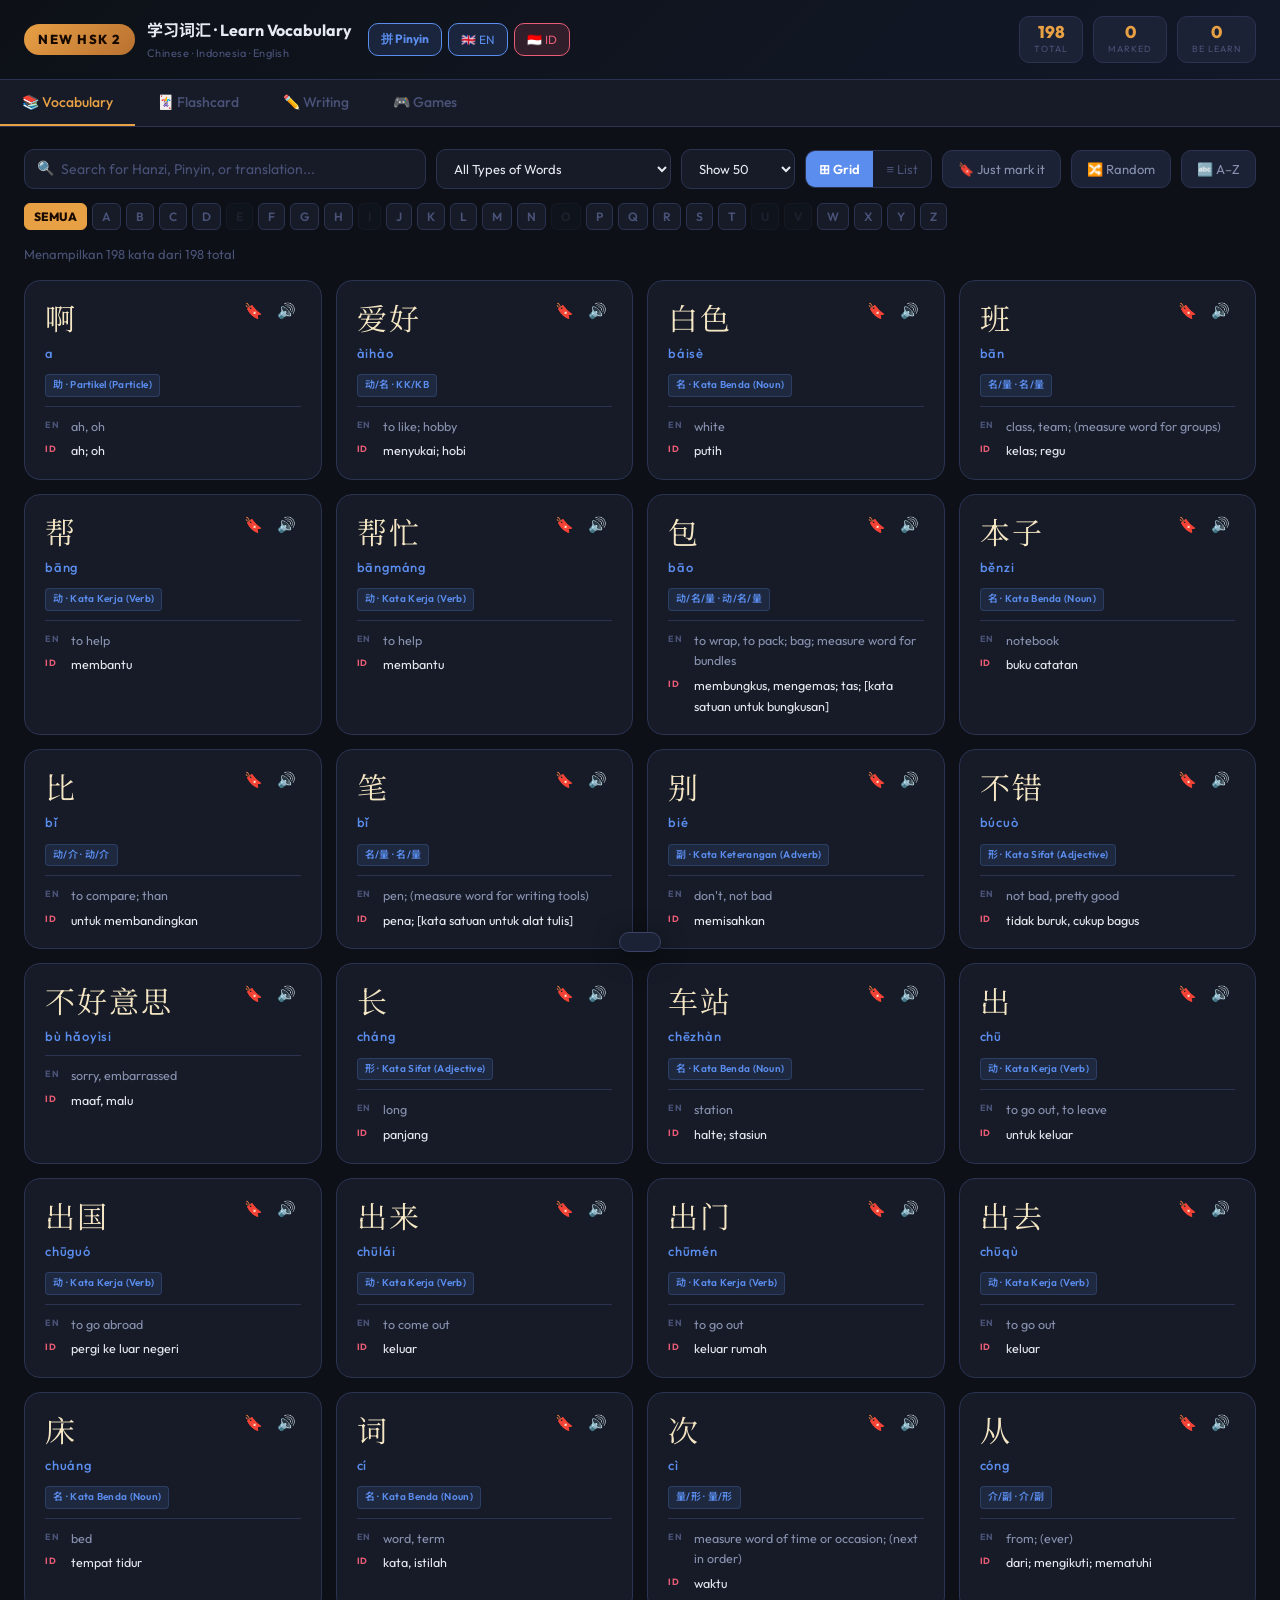
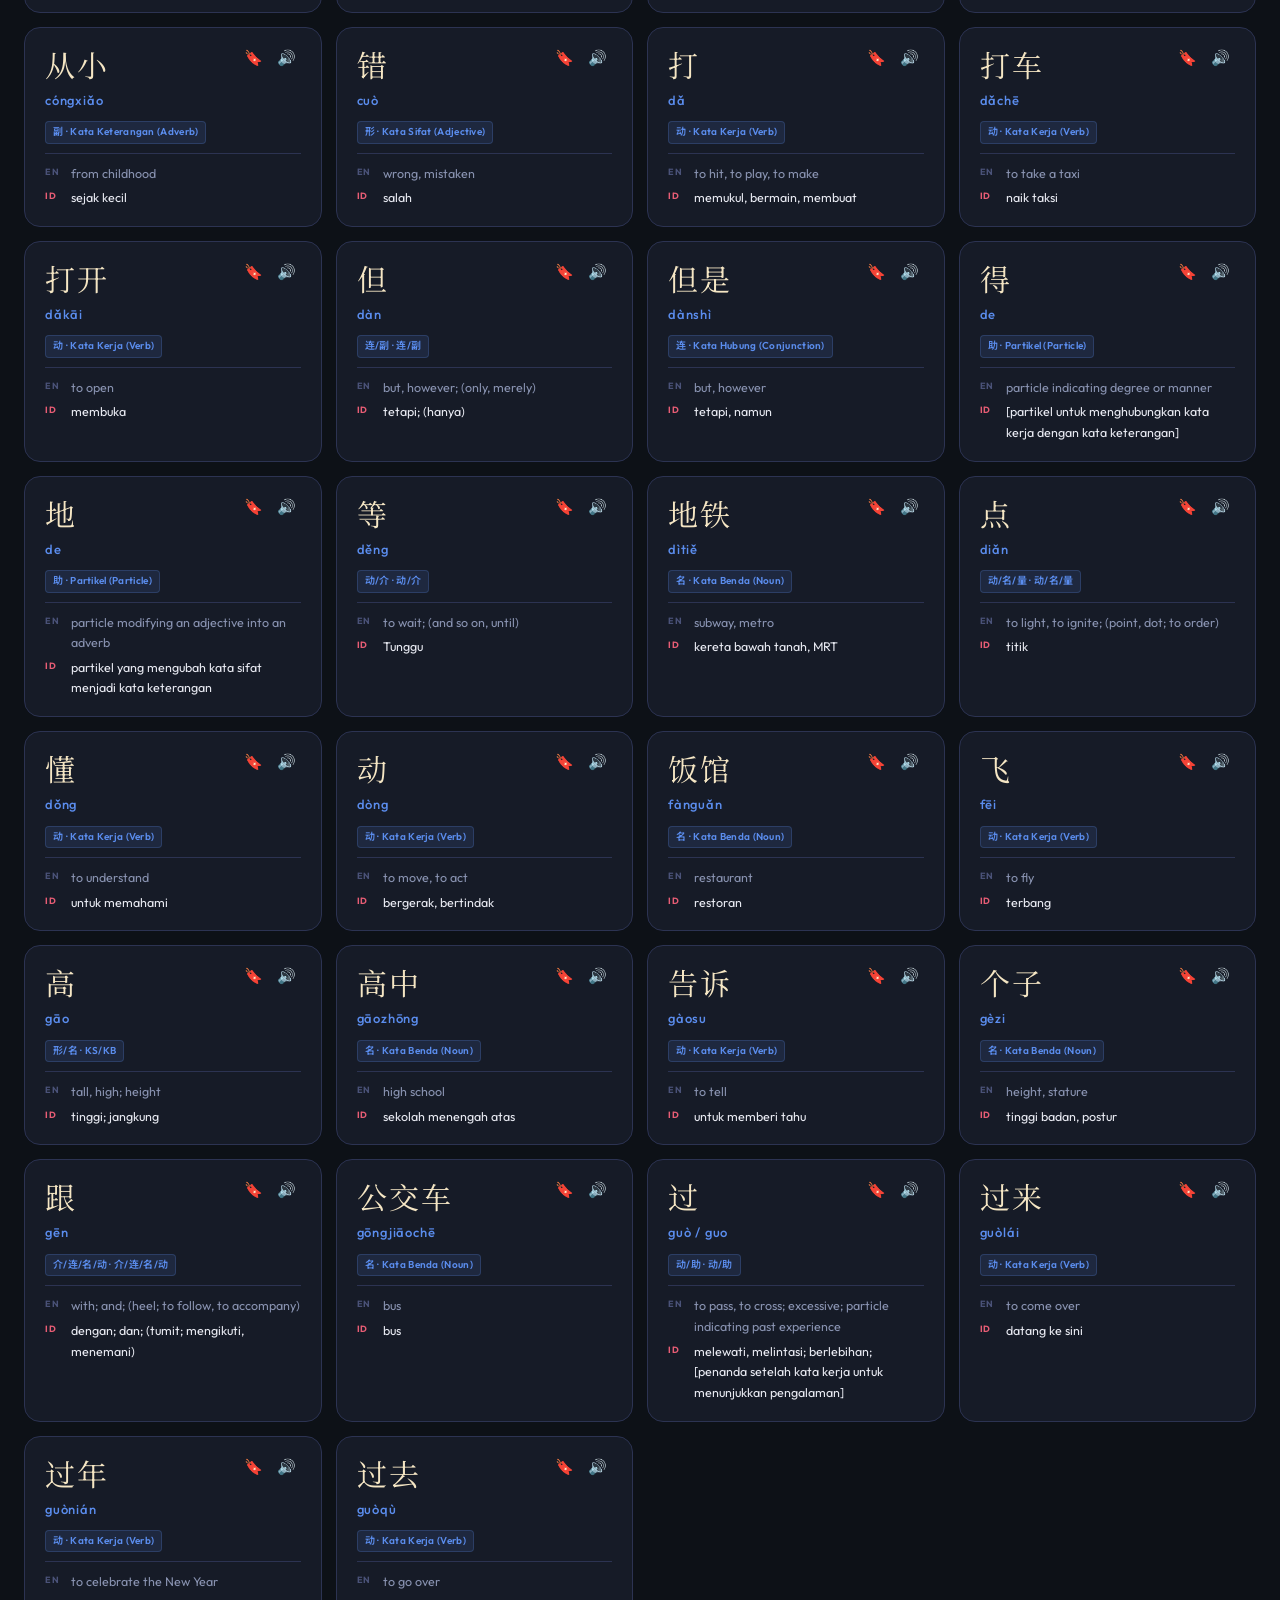
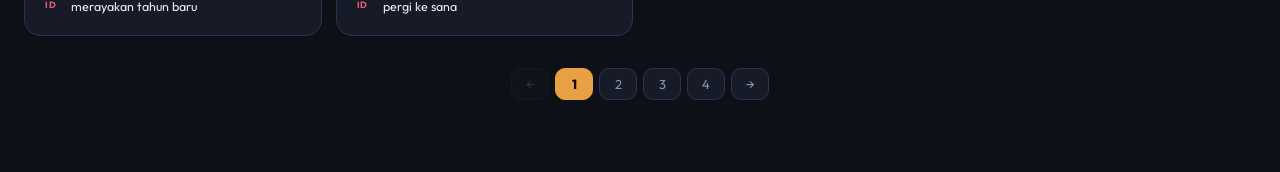
<file: hsk2.html>
<!DOCTYPE html>
<html lang="id">
<head>
<meta charset="UTF-8">
<meta name="viewport" content="width=device-width, initial-scale=1.0">
<title>New HSK 2 — Learn Chinese Vocabulary</title>
<link rel="preconnect" href="https://fonts.googleapis.com">
<link href="https://fonts.googleapis.com/css2?family=Noto+Serif+SC:wght@400;700&family=Noto+Sans+SC:wght@300;400;700&family=Outfit:wght@300;400;500;600;700;800&display=swap" rel="stylesheet">
<link rel="stylesheet" href="hsk4.css">
<link rel="stylesheet" href="games.css">
</head>
<body>

<!-- HEADER -->
<div class="header">
  <div class="header-inner">
    <div class="logo">
      <span class="logo-badge">New HSK 2</span>
      <div>
        <div class="logo-title">学习词汇 · Learn Vocabulary</div>
        <div class="logo-sub">Chinese · Indonesia · English</div>
      </div>
    </div>
    <div class="header-toggles">
      <button class="btn header-toggle-btn pinyin-toggle-btn active" id="togglePinyinBtn" onclick="togglePinyin()">拼 Pinyin</button>
      <button class="btn header-toggle-btn lang-btn active-en" id="toggleEnBtn" onclick="toggleLang('en')">🇬🇧 EN</button>
      <button class="btn header-toggle-btn lang-btn active-id" id="toggleIdBtn" onclick="toggleLang('id')">🇮🇩 ID</button>
    </div>
    <div class="header-stats">
      <div class="stat-chip"><span class="stat-num" id="totalCount">198</span><span class="stat-label">Total</span></div>
      <div class="stat-chip"><span class="stat-num" id="bmCount">0</span><span class="stat-label">Marked</span></div>
      <div class="stat-chip"><span class="stat-num" id="learnedCount">0</span><span class="stat-label">Be learn</span></div>
    </div>
  </div>
</div>

<!-- NAV TABS -->
<div class="nav-tabs">
  <button class="nav-tab active" data-tab="browse" onclick="showTab('browse',this)">📚 Vocabulary</button>
  <button class="nav-tab" data-tab="flash" onclick="showTab('flash',this)">🃏 Flashcard</button>
  <button class="nav-tab" data-tab="ordering" onclick="showTab('ordering',this)">✏️ Writing</button>
  <button class="nav-tab" data-tab="games" onclick="showTab('games',this)">🎮 Games</button>
</div>

<!-- ===== BROWSE ===== -->
<div class="section active" id="tab-browse">
  <div class="controls">
    <div class="search-wrap">
      <span class="search-icon">🔍</span>
      <input type="text" id="searchInput" placeholder="Search for Hanzi, Pinyin, or translation...">
    </div>
    <select id="typeFilter">
      <option value="">All Types of Words</option>
      <option value="名">名 — Kata Benda (Noun)</option>
      <option value="动">动 — Kata Kerja (Verb)</option>
      <option value="形">形 — Kata Sifat (Adjective)</option>
      <option value="副">副 — Kata Keterangan (Adverb)</option>
      <option value="连">连 — Kata Hubung (Conjunction)</option>
      <option value="介">介 — Kata Depan (Preposition)</option>
      <option value="代">代 — Kata Ganti (Pronoun)</option>
      <option value="叹">叹 — Kata Seru (Interjection)</option>
      <option value="助">助 — Partikel (Particle)</option>
      <option value="量">量 — Kata Satuan (Classifier)</option>
      <option value="数">数 — Kata Bilangan (Number)</option>
    </select>
    <select id="pageSizeSelect" onchange="setPageSize(+this.value)">
      <option value="10">Show 10</option>
      <option value="20">Show 20</option>
      <option value="50" selected>Show 50</option>
      <option value="100">Show 100</option>
      <option value="200">Show 200</option>
      <option value="500">Show 500</option>
      <option value="1000">Show 1000</option>
      <option value="1300">Show all</option>
    </select>
    <div class="mode-toggle">
      <button class="mode-btn active" id="modeGrid" onclick="setDisplayMode('grid')">⊞ Grid</button>
      <button class="mode-btn" id="modeList" onclick="setDisplayMode('list')">≡ List</button>
    </div>
    <button class="btn" id="bmOnlyBtn" onclick="toggleBmOnly()">🔖 Just mark it</button>
    <button class="btn" onclick="shuffleVocab()">🔀 Random</button>
    <button class="btn" id="sortAzBtn" onclick="sortAZ()">🔤 A–Z</button>
  </div>
  <div class="alpha-bar" id="alphaBar"></div>
  <div class="info-bar" id="resultCount"></div>
  <div id="listHeader" class="list-header" style="display:none;">
    <span>Hanzi</span><span>Pinyin</span><span>Indonesia</span><span>English</span><span>Type</span><span></span>
  </div>
  <div id="vocabContainer"></div>
  <div class="pagination" id="pagination"></div>
</div>

<!-- ===== FLASHCARD ===== -->
<div class="section" id="tab-flash">
  <div class="fc-wrap">
    <div class="fc-progress">
      <div class="prog-bar"><div class="prog-fill" id="fcFill" style="width:0%"></div></div>
      <span class="prog-text" id="fcProgText">0 / 0</span>
    </div>
    <div class="flashcard" id="flashcard" onclick="flipCard()">
      <div class="fc-inner">
        <div class="fc-face">
          <div class="fc-big-hanzi" id="fcHanzi">—</div>
          <div class="fc-big-pinyin" id="fcPinyin">—</div>
          <div class="fc-sub">Click to see the meaning</div>
        </div>
        <div class="fc-face fc-back">
          <div class="fc-type" id="fcType">—</div>
          <div class="fc-en" id="fcEn">—</div>
          <div class="fc-id" id="fcId">—</div>
        </div>
      </div>
    </div>
    <div class="kbd-hint">Space=back · ←→=navigation · Enter=know · X=don't know yet</div>
    <div class="fc-controls">
      <button class="fc-btn" onclick="fcPrev()">← Back</button>
      <button class="fc-btn skip" onclick="fcSkipFn()">✗ Don't know yet</button>
      <button class="fc-btn know" onclick="fcKnowFn()">✓ Already know</button>
      <button class="fc-btn" onclick="fcNext()">Skip →</button>
    </div>
    <div class="fc-meta" id="fcStats">✓ 0 sudah tahu &nbsp;·&nbsp; ✗ 0 don't know yet</div>
    <div class="fc-tool-row">
      <button class="btn" onclick="initFlashcards()">🔄 Restart</button>
      <button class="btn" id="fcBmOnlyBtn" onclick="toggleFcBmOnly()">🔖 Only those marked</button>
    </div>
  </div>
</div>

<!-- ===== ORDERING ===== -->
<div class="section" id="tab-ordering">
  <div class="wr-header">
    <h2>✏️ Word Ordering Exercise</h2>
    <p>Arrange the words into correct sentences. Each set of questions is randomly shuffled.</p>
  </div>

  <div class="wr-toolbar">
    <div class="wr-count-select">
      <span>Number of questions:</span>
      <select id="wrCountSelect">
        <option value="5">5 question</option>
        <option value="10" selected>10 question</option>
        <option value="15">15 question</option>
        <option value="20">20 question</option>
        <option value="50">All (50)</option>
      </select>
    </div>
    <button class="btn" onclick="restartOrdering()">🔄 New Session (Random)</button>
  </div>

  <div class="wr-progress">
    <div class="prog-bar"><div class="prog-fill" id="wrFill" style="width:0%"></div></div>
    <span class="prog-text" id="wrProgText">1 / 10</span>
    <div class="wr-score-chip">Skor: <span id="wrScore">0</span>/<span id="wrTotal">10</span></div>
  </div>

  <div id="wrGame">
    <div class="wr-card">
      <div class="wr-qnum" id="wrQnum">Question 1</div>
      <div class="wr-grammar-tag" id="wrGrammarTag"></div>
      <div class="wr-instruction">Arrange the following words into a correct sentence:</div>

      <div class="wr-label">📦 Arrange the following words from the Word Bank — click to add them to your answer — into a correct sentence:</div>
      <div class="wr-bank" id="wrBank"></div>

      <div class="wr-label">📝 Answer — click the word to return to the bank:</div>
      <div class="wr-answer-wrap" id="wrAnswer">
        <span class="wr-empty-hint">No word has been chosen yet…</span>
      </div>

      <div class="wr-btn-row">
        <button class="wr-btn primary" id="wrCheckBtn" onclick="checkOrdering()">✓ Check</button>
        <button class="wr-btn danger" id="wrClearBtn" onclick="clearOrdering()">↺ Delete All</button>
        <button class="wr-btn" id="wrNextBtn" onclick="nextOrdering()" style="display:none">→ Next Question</button>
      </div>
      <div class="wr-feedback" id="wrFeedback"></div>
    </div>
  </div>

  <div class="wr-result" id="wrResult">
    <div class="wr-result-stars" id="wrStars">🌟🌟🌟</div>
    <div class="wr-big-score" id="wrFinalScore">0/10</div>
    <div class="wr-result-msg" id="wrResultMsg">Completed!</div>
    <div class="wr-result-detail" id="wrResultDetail"></div>
    <button class="wr-btn primary" onclick="restartOrdering()" style="margin:0 auto;display:flex;">🔄 New Session (Random)</button>
  </div>
</div>

<div class="section" id="tab-games">
  <div class="gm-wrap"><div id="gmMenu"></div><div id="gmPlay" style="display:none"></div></div>
</div>

<!-- MODAL -->
<div class="modal-overlay" id="modal" onclick="closeModalBg(event)">
  <div class="modal">
    <button class="modal-close" onclick="closeModal()">✕</button>
    <div class="m-hanzi" id="mHanzi">—</div>
    <div class="m-pinyin" id="mPinyin">—</div>
    <div class="m-type" id="mType"></div>
    <div class="m-trans">
      <div class="m-row"><span class="m-lang en">EN</span><span class="m-text" id="mEn">—</span></div>
      <div class="m-row"><span class="m-lang id">ID</span><span class="m-text id" id="mId">—</span></div>
    </div>
    <div class="m-level" id="mLevel"></div>
      <div class="m-example" id="mExample" style="display:none;">
      <div class="m-ex-label">💬 Example sentence</div>
      <div class="m-ex-zh" id="mExZh"></div>
      <div class="m-ex-py" id="mExPy"></div>
      <div class="m-ex-row">
        <span class="m-lang id">ID</span>
        <span class="m-ex-trans" id="mExId"></span>
      </div>
      <div class="m-ex-row">
        <span class="m-lang en">EN</span>
        <span class="m-ex-trans" id="mExEn"></span>
      </div>
    </div>
    <div class="m-actions">
      <button class="m-btn" id="mBmBtn" onclick="toggleBmModal()">🔖 Mark</button>
      <button class="m-btn" onclick="speakModal()">🔊 Sound</button>
    </div>
  </div>
</div>

<div class="toast" id="toast"></div>

<script>
// ============================================================
//  DATA
// ============================================================
const VOCAB = [{"hanzi":"啊","pinyin":"a","english":"ah, oh","type":"助","level":"New HSK2","indonesian":"ah; oh"},{"hanzi":"爱好","pinyin":"àihào","english":"to like; hobby","type":"动/名","level":"New HSK2","indonesian":"menyukai; hobi"},{"hanzi":"白色","pinyin":"báisè","english":"white","type":"名","level":"New HSK2","indonesian":"putih"},{"hanzi":"班","pinyin":"bān","english":"class, team; (measure word for groups)","type":"名/量","level":"New HSK2","indonesian":"kelas; regu"},{"hanzi":"帮","pinyin":"bāng","english":"to help","type":"动","level":"New HSK2","indonesian":"membantu"},{"hanzi":"帮忙","pinyin":"bāngmáng","english":"to help","type":"动","level":"New HSK2","indonesian":"membantu"},{"hanzi":"包","pinyin":"bāo","english":"to wrap, to pack; bag; measure word for bundles","type":"动/名/量","level":"New HSK2","indonesian":"membungkus, mengemas; tas; [kata satuan untuk bungkusan]"},{"hanzi":"本子","pinyin":"běnzi","english":"notebook","type":"名","level":"New HSK2","indonesian":"buku catatan"},{"hanzi":"比","pinyin":"bǐ","english":"to compare; than","type":"动/介","level":"YCT2,YCT4,HSK2,New HSK2","indonesian":"untuk membandingkan"},{"hanzi":"笔","pinyin":"bǐ","english":"pen; (measure word for writing tools)","type":"名/量","level":"New HSK2","indonesian":"pena; [kata satuan untuk alat tulis]"},{"hanzi":"别","pinyin":"bié","english":"don't, not bad","type":"副","level":"YCT3,YCT4,HSK2,New HSK2,New HSK5","indonesian":"memisahkan"},{"hanzi":"不错","pinyin":"búcuò","english":"not bad, pretty good","type":"形","level":"New HSK2","indonesian":"tidak buruk, cukup bagus"},{"hanzi":"不好意思","pinyin":"bù hǎoyìsi","english":"sorry, embarrassed","type":"","level":"New HSK2","indonesian":"maaf, malu"},{"hanzi":"长","pinyin":"cháng","english":"long","type":"形","level":"YCT1,HSK2,HSK3,New HSK2,New HSK3","indonesian":"panjang"},{"hanzi":"车站","pinyin":"chēzhàn","english":"station","type":"名","level":"New HSK2","indonesian":"halte; stasiun"},{"hanzi":"出","pinyin":"chū","english":"to go out, to leave","type":"动","level":"YCT3,HSK2,New HSK2","indonesian":"untuk keluar"},{"hanzi":"出国","pinyin":"chūguó","english":"to go abroad","type":"动","level":"New HSK2","indonesian":"pergi ke luar negeri"},{"hanzi":"出来","pinyin":"chūlái","english":"to come out","type":"动","level":"New HSK2","indonesian":"keluar"},{"hanzi":"出门","pinyin":"chūmén","english":"to go out","type":"动","level":"New HSK2","indonesian":"keluar rumah"},{"hanzi":"出去","pinyin":"chūqù","english":"to go out","type":"动","level":"New HSK2","indonesian":"keluar"},{"hanzi":"床","pinyin":"chuáng","english":"bed","type":"名","level":"New HSK2","indonesian":"tempat tidur"},{"hanzi":"词","pinyin":"cí","english":"word, term","type":"名","level":"New HSK2","indonesian":"kata, istilah"},{"hanzi":"次","pinyin":"cì","english":"measure word of time or occasion; (next in order)","type":"量/形","level":"YCT3,HSK2,New HSK2","indonesian":"waktu"},{"hanzi":"从","pinyin":"cóng","english":"from; (ever)","type":"介/副","level":"YCT4,HSK2,New HSK2","indonesian":"dari; mengikuti; mematuhi"},{"hanzi":"从小","pinyin":"cóngxiǎo","english":"from childhood","type":"副","level":"New HSK2","indonesian":"sejak kecil"},{"hanzi":"错","pinyin":"cuò","english":"wrong, mistaken","type":"形","level":"YCT4,HSK2,New HSK2","indonesian":"salah"},{"hanzi":"打","pinyin":"dǎ","english":"to hit, to play, to make","type":"动","level":"New HSK2","indonesian":"memukul, bermain, membuat"},{"hanzi":"打车","pinyin":"dǎchē","english":"to take a taxi","type":"动","level":"New HSK2","indonesian":"naik taksi"},{"hanzi":"打开","pinyin":"dǎkāi","english":"to open","type":"动","level":"New HSK2","indonesian":"membuka"},{"hanzi":"但","pinyin":"dàn","english":"but, however; (only, merely)","type":"连/副","level":"New HSK2","indonesian":"tetapi; (hanya)"},{"hanzi":"但是","pinyin":"dànshì","english":"but, however","type":"连","level":"New HSK2","indonesian":"tetapi, namun"},{"hanzi":"得","pinyin":"de","english":"particle indicating degree or manner","type":"助","level":"YCT3,HSK2,HSK4,New HSK2,New HSK3","indonesian":"[partikel untuk menghubungkan kata kerja dengan kata keterangan]"},{"hanzi":"地","pinyin":"de","english":"particle modifying an adjective into an adverb","type":"助","level":"New HSK2","indonesian":"partikel yang mengubah kata sifat menjadi kata keterangan"},{"hanzi":"等","pinyin":"děng","english":"to wait; (and so on, until)","type":"动/介","level":"YCT4,HSK2,HSK4,New HSK2,New HSK4","indonesian":"Tunggu"},{"hanzi":"地铁","pinyin":"dìtiě","english":"subway, metro","type":"名","level":"New HSK2","indonesian":"kereta bawah tanah, MRT"},{"hanzi":"点","pinyin":"diǎn","english":"to light, to ignite; (point, dot; to order)","type":"动/名/量","level":"YCT1,HSK1,New HSK1,New HSK2","indonesian":"titik"},{"hanzi":"懂","pinyin":"dǒng","english":"to understand","type":"动","level":"YCT3,HSK2,New HSK2","indonesian":"untuk memahami"},{"hanzi":"动","pinyin":"dòng","english":"to move, to act","type":"动","level":"New HSK2","indonesian":"bergerak, bertindak"},{"hanzi":"饭馆","pinyin":"fànguǎn","english":"restaurant","type":"名","level":"New HSK2","indonesian":"restoran"},{"hanzi":"飞","pinyin":"fēi","english":"to fly","type":"动","level":"New HSK2","indonesian":"terbang"},{"hanzi":"高","pinyin":"gāo","english":"tall, high; height","type":"形/名","level":"YCT1,HSK2,New HSK2","indonesian":"tinggi; jangkung"},{"hanzi":"高中","pinyin":"gāozhōng","english":"high school","type":"名","level":"New HSK2","indonesian":"sekolah menengah atas"},{"hanzi":"告诉","pinyin":"gàosu","english":"to tell","type":"动","level":"YCT4,HSK2,New HSK2","indonesian":"untuk memberi tahu"},{"hanzi":"个子","pinyin":"gèzi","english":"height, stature","type":"名","level":"New HSK2","indonesian":"tinggi badan, postur"},{"hanzi":"跟","pinyin":"gēn","english":"with; and; (heel; to follow, to accompany)","type":"介/连/名/动","level":"New HSK2","indonesian":"dengan; dan; (tumit; mengikuti, menemani)"},{"hanzi":"公交车","pinyin":"gōngjiāochē","english":"bus","type":"名","level":"New HSK2","indonesian":"bus"},{"hanzi":"过","pinyin":"guò / guo","english":"to pass, to cross; excessive; particle indicating past experience","type":"动/助","level":"YCT3,HSK2,HSK3,New HSK2","indonesian":"melewati, melintasi; berlebihan; [penanda setelah kata kerja untuk menunjukkan pengalaman]"},{"hanzi":"过来","pinyin":"guòlái","english":"to come over","type":"动","level":"New HSK2","indonesian":"datang ke sini"},{"hanzi":"过年","pinyin":"guònián","english":"to celebrate the New Year","type":"动","level":"New HSK2","indonesian":"merayakan tahun baru"},{"hanzi":"过去","pinyin":"guòqù","english":"to go over","type":"动","level":"New HSK2","indonesian":"pergi ke sana"},{"hanzi":"还是","pinyin":"háishi","english":"still; or","type":"副/连","level":"New HSK2","indonesian":"masih; atau"},{"hanzi":"黑色","pinyin":"hēisè","english":"black","type":"名","level":"New HSK2","indonesian":"hitam"},{"hanzi":"红茶","pinyin":"hóngchá","english":"black tea","type":"名","level":"New HSK2","indonesian":"teh hitam"},{"hanzi":"红色","pinyin":"hóngsè","english":"red","type":"名","level":"New HSK2","indonesian":"merah"},{"hanzi":"后面","pinyin":"hòumiàn","english":"behind, back","type":"名","level":"New HSK2","indonesian":"di belakang"},{"hanzi":"花","pinyin":"huā","english":"to spend (money or time); flower; (colorful)","type":"动/名/形","level":"New HSK2","indonesian":"menghabiskan (uang atau waktu); bunga; (berwarna-warni)"},{"hanzi":"画","pinyin":"huà","english":"to draw, to paint; painting, picture","type":"动/名","level":"New HSK2","indonesian":"menggambar, melukis; lukisan, gambar"},{"hanzi":"坏","pinyin":"huài","english":"bad, broken","type":"形","level":"New HSK2","indonesian":"buruk, rusak"},{"hanzi":"回来","pinyin":"huílái","english":"to come back","type":"动","level":"New HSK2","indonesian":"kembali ke sini"},{"hanzi":"回去","pinyin":"huíqù","english":"to go back","type":"动","level":"New HSK2","indonesian":"kembali ke sana"},{"hanzi":"机场","pinyin":"jīchǎng","english":"airport","type":"名","level":"HSK2,New HSK2","indonesian":"bandara"},{"hanzi":"机票","pinyin":"jīpiào","english":"airplane ticket","type":"名","level":"New HSK2","indonesian":"tiket pesawat"},{"hanzi":"记得","pinyin":"jìde","english":"to remember","type":"动","level":"New HSK2","indonesian":"ingat"},{"hanzi":"间","pinyin":"jiān","english":"measure word for rooms; between","type":"量/名","level":"New HSK2","indonesian":"[kata satuan untuk ruangan]; di antara"},{"hanzi":"教","pinyin":"jiāo","english":"to teach","type":"动","level":"New HSK2","indonesian":"mengajar"},{"hanzi":"教室","pinyin":"jiàoshì","english":"classroom","type":"名","level":"YCT3,HSK2,New HSK2","indonesian":"kelas"},{"hanzi":"介绍","pinyin":"jièshào","english":"to introduce","type":"动","level":"YCT4,HSK2,New HSK2","indonesian":"memperkenalkan"},{"hanzi":"进","pinyin":"jìn","english":"to enter","type":"动","level":"YCT3,HSK2,New HSK2","indonesian":"untuk masuk"},{"hanzi":"近","pinyin":"jìn","english":"near, close","type":"形","level":"YCT3,HSK2,New HSK2","indonesian":"dekat; di dekatnya"},{"hanzi":"进来","pinyin":"jìnlái","english":"to come in","type":"动","level":"New HSK2","indonesian":"masuk ke sini"},{"hanzi":"进去","pinyin":"jìnqù","english":"to go in","type":"动","level":"New HSK2","indonesian":"masuk ke sana"},{"hanzi":"经常","pinyin":"jīngcháng","english":"often","type":"副","level":"New HSK2","indonesian":"sering"},{"hanzi":"酒店","pinyin":"jiǔdiàn","english":"hotel","type":"名","level":"New HSK2","indonesian":"hotel"},{"hanzi":"就","pinyin":"jiù","english":"just, then; (as early as, only, as soon as)","type":"副/介","level":"YCT3,HSK2,New HSK2","indonesian":"hanya"},{"hanzi":"咖啡","pinyin":"kāfēi","english":"coffee","type":"名","level":"HSK2,New HSK2","indonesian":"kopi"},{"hanzi":"开始","pinyin":"kāishǐ","english":"to start; beginning","type":"动/名","level":"YCT4,HSK2,New HSK2","indonesian":"untuk memulai"},{"hanzi":"开学","pinyin":"kāixué","english":"school starts","type":"动","level":"New HSK2","indonesian":"sekolah dimulai"},{"hanzi":"考","pinyin":"kǎo","english":"to test, to take an exam","type":"动","level":"New HSK2","indonesian":"menguji, mengikuti ujian"},{"hanzi":"考试","pinyin":"kǎoshì","english":"to take an exam; exam","type":"动/名","level":"YCT4,HSK2,New HSK2","indonesian":"penyelidikan"},{"hanzi":"可能","pinyin":"kěnéng","english":"possible; possibility; may","type":"形/名/动","level":"YCT4,HSK2,New HSK2","indonesian":"mungkin; bisa jadi"},{"hanzi":"裤子","pinyin":"kùzi","english":"pants","type":"名","level":"New HSK2","indonesian":"celana"},{"hanzi":"快","pinyin":"kuài","english":"fast; soon, quickly","type":"形/副","level":"YCT3,HSK2,New HSK2","indonesian":"cepat; kilat"},{"hanzi":"快乐","pinyin":"kuàilè","english":"happy, joyful","type":"形","level":"YCT3,HSK2,New HSK2","indonesian":"senang"},{"hanzi":"快要","pinyin":"kuàiyào","english":"soon, almost","type":"副","level":"New HSK2","indonesian":"segera, hampir"},{"hanzi":"篮球","pinyin":"lánqiú","english":"basketball","type":"名","level":"New HSK2","indonesian":"bola basket"},{"hanzi":"累","pinyin":"lèi","english":"tired; to tire","type":"形/动","level":"YCT3,HSK2,New HSK2","indonesian":"lelah"},{"hanzi":"离","pinyin":"lí","english":"to leave, to be away from","type":"动","level":"YCT4,HSK2,New HSK2","indonesian":"menjauh; meninggalkan"},{"hanzi":"里面","pinyin":"lǐmiàn","english":"inside","type":"名","level":"New HSK2","indonesian":"di dalam"},{"hanzi":"楼","pinyin":"lóu","english":"building, floor","type":"名","level":"New HSK2","indonesian":"gedung, lantai"},{"hanzi":"路","pinyin":"lù","english":"road, path","type":"名","level":"HSK2,New HSK2","indonesian":"jalan; rute; nomor bus"},{"hanzi":"路上","pinyin":"lùshang","english":"on the road","type":"名","level":"New HSK2","indonesian":"di jalan"},{"hanzi":"旅游","pinyin":"lǚyóu","english":"to travel","type":"动","level":"YCT4,HSK2,New HSK2","indonesian":"pariwisata"},{"hanzi":"绿茶","pinyin":"lǜchá","english":"green tea","type":"名","level":"New HSK2","indonesian":"teh hijau"},{"hanzi":"绿色","pinyin":"lǜsè","english":"green color; (green)","type":"名/形","level":"New HSK2","indonesian":"warna hijau; (hijau)"},{"hanzi":"慢","pinyin":"màn","english":"slow","type":"形","level":"YCT3,HSK2,New HSK2","indonesian":"lambat"},{"hanzi":"没意思","pinyin":"méi yìsi","english":"boring, uninteresting","type":"","level":"New HSK2","indonesian":"membosankan, tidak menarik"},{"hanzi":"每","pinyin":"měi","english":"every, each; (per)","type":"代/副","level":"YCT3,HSK2,New HSK2","indonesian":"setiap; masing-masing"},{"hanzi":"门","pinyin":"mén","english":"door, gate","type":"名","level":"HSK2,New HSK2","indonesian":"pintu"},{"hanzi":"门口","pinyin":"ménkǒu","english":"doorway, entrance","type":"名","level":"New HSK2","indonesian":"pintu masuk"},{"hanzi":"门票","pinyin":"ménpiào","english":"ticket","type":"名","level":"New HSK2","indonesian":"tiket masuk"},{"hanzi":"面","pinyin":"miàn","english":"indicating a person with a certain characteristic; (to face; side, aspect; measure word for flat objects)","type":"后缀/动/名/classifier suffix","level":"New HSK2","indonesian":"akhiran penanda ciri seseorang; (menghadap; sisi, aspek; [kata satuan untuk benda datar])"},{"hanzi":"名","pinyin":"míng","english":"name, reputation; measure word for people","type":"名/量","level":"New HSK2","indonesian":"nama, reputasi; [kata satuan untuk orang]"},{"hanzi":"拿","pinyin":"ná","english":"to take, to hold","type":"动","level":"New HSK2","indonesian":"mengambil, memegang"},{"hanzi":"那么","pinyin":"nàme","english":"so, like that; then","type":"代/连","level":"New HSK2","indonesian":"begitu, seperti itu; kalau begitu"},{"hanzi":"那样","pinyin":"nàyàng","english":"like that","type":"代","level":"New HSK2","indonesian":"seperti itu"},{"hanzi":"奶茶","pinyin":"nǎichá","english":"milk tea","type":"名","level":"New HSK2","indonesian":"teh susu"},{"hanzi":"奶奶","pinyin":"nǎinai","english":"grandmother","type":"名","level":"New HSK2","indonesian":"nenek"},{"hanzi":"男孩儿","pinyin":"nánháir","english":"boy","type":"名","level":"New HSK2","indonesian":"anak laki-laki"},{"hanzi":"鸟","pinyin":"niǎo","english":"bird","type":"名","level":"New HSK2","indonesian":"burung"},{"hanzi":"女孩儿","pinyin":"nǚháir","english":"girl","type":"名","level":"New HSK2","indonesian":"anak perempuan"},{"hanzi":"旁边","pinyin":"pángbiān","english":"side","type":"名","level":"YCT3,HSK2,New HSK2","indonesian":"di sebelah"},{"hanzi":"跑","pinyin":"pǎo","english":"to run","type":"动","level":"New HSK2","indonesian":"berlari"},{"hanzi":"跑步","pinyin":"pǎobù","english":"to run, jogging","type":"动","level":"YCT3,HSK2,New HSK2","indonesian":"berlari; jogging"},{"hanzi":"票","pinyin":"piào","english":"ticket","type":"名","level":"HSK2,New HSK2","indonesian":"tiket"},{"hanzi":"妻子","pinyin":"qīzi","english":"wife","type":"名","level":"HSK2,New HSK2","indonesian":"istri"},{"hanzi":"起来","pinyin":"qǐlái","english":"to get up, to stand up; used after verbs to indicate upward movement or beginning","type":"动","level":"New HSK2","indonesian":"bangun, berdiri; [dipakai setelah kata kerja untuk menunjukkan gerakan ke atas atau permulaan]"},{"hanzi":"前面","pinyin":"qiánmiàn","english":"front","type":"名","level":"New HSK2","indonesian":"di depan"},{"hanzi":"晴","pinyin":"qíng","english":"sunny, clear","type":"形","level":"YCT4,HSK2,New HSK2","indonesian":"bagus; cerah"},{"hanzi":"球","pinyin":"qiú","english":"ball, sphere","type":"名","level":"New HSK2","indonesian":"bola"},{"hanzi":"让","pinyin":"ràng","english":"to let, to allow; (by)","type":"动/介","level":"YCT3,HSK2,New HSK2","indonesian":"mengizinkan; memperbolehkan"},{"hanzi":"肉","pinyin":"ròu","english":"meat","type":"名","level":"New HSK2","indonesian":"daging"},{"hanzi":"商场","pinyin":"shāngchǎng","english":"shopping mall","type":"名","level":"New HSK2","indonesian":"pusat perbelanjaan"},{"hanzi":"上来","pinyin":"shànglái","english":"to come up","type":"动","level":"New HSK2","indonesian":"naik ke sini"},{"hanzi":"上面","pinyin":"shàngmiàn","english":"above, top","type":"名","level":"New HSK2","indonesian":"di atas"},{"hanzi":"上去","pinyin":"shàngqù","english":"to go up","type":"动","level":"New HSK2","indonesian":"naik ke sana"},{"hanzi":"上网","pinyin":"shàngwǎng","english":"to go online, to surf the Internet","type":"动","level":"New HSK2","indonesian":"berselancar di internet"},{"hanzi":"身体","pinyin":"shēntǐ","english":"body","type":"名","level":"YCT3,HSK2,New HSK2","indonesian":"tubuh; kesehatan"},{"hanzi":"生日","pinyin":"shēngrì","english":"birthday","type":"名","level":"YCT3,HSK2,New HSK2","indonesian":"hari ulang tahun"},{"hanzi":"时","pinyin":"shí","english":"time, moment; (season, period)","type":"名/量","level":"New HSK2","indonesian":"waktu, saat; (musim, periode)"},{"hanzi":"事情","pinyin":"shìqing","english":"matter, affair","type":"名","level":"YCT3,HSK2,New HSK2","indonesian":"masalah; urusan; hal"},{"hanzi":"手","pinyin":"shǒu","english":"hand","type":"名","level":"New HSK2","indonesian":"tangan"},{"hanzi":"手表","pinyin":"shǒubiǎo","english":"watch, wristwatch","type":"名","level":"YCT4,HSK2,New HSK2","indonesian":"jam tangan"},{"hanzi":"书包","pinyin":"shūbāo","english":"backpack, schoolbag","type":"名","level":"New HSK2","indonesian":"tas sekolah"},{"hanzi":"舒服","pinyin":"shūfu","english":"comfortable","type":"形","level":"New HSK2","indonesian":"nyaman"},{"hanzi":"送","pinyin":"sòng","english":"to give, to send, to see off","type":"动","level":"YCT3,HSK2,New HSK2","indonesian":"memberi (hadiah); mengantarkan; mengantar seseorang"},{"hanzi":"虽然","pinyin":"suīrán","english":"although","type":"连","level":"New HSK2","indonesian":"meskipun"},{"hanzi":"所以","pinyin":"suǒyǐ","english":"so, therefore","type":"连","level":"New HSK2","indonesian":"jadi, oleh karena itu"},{"hanzi":"疼","pinyin":"téng","english":"painful, sore; (to hurt)","type":"形/动","level":"New HSK2","indonesian":"sakit, nyeri; (menyakiti)"},{"hanzi":"踢","pinyin":"tī","english":"to kick","type":"动","level":"New HSK2","indonesian":"menendang"},{"hanzi":"题","pinyin":"tí","english":"question, problem, topic","type":"名","level":"HSK2,New HSK2","indonesian":"pertanyaan"},{"hanzi":"条","pinyin":"tiáo","english":"measure word for long, thin, or strip-like objects; (clause, item)","type":"量/名","level":"New HSK2","indonesian":"[kata satuan untuk benda panjang dan tipis]; (klausa, butir)"},{"hanzi":"跳舞","pinyin":"tiàowǔ","english":"to dance","type":"动","level":"YCT3,HSK2,New HSK2","indonesian":"menari"},{"hanzi":"头","pinyin":"tóu","english":"head; (measure word for animals); (first)","type":"名/量/形","level":"New HSK2","indonesian":"kepala; [kata satuan untuk hewan]; (pertama)"},{"hanzi":"外国","pinyin":"wàiguó","english":"foreign country","type":"名","level":"New HSK2","indonesian":"negara asing"},{"hanzi":"外面","pinyin":"wàimiàn","english":"outside","type":"名","level":"New HSK2","indonesian":"di luar"},{"hanzi":"完","pinyin":"wán","english":"to finish","type":"动","level":"YCT3,HSK2,New HSK2","indonesian":"untuk menyelesaikan; [+ kata kerja menunjukkan penyelesaian]"},{"hanzi":"万","pinyin":"wàn","english":"ten thousand","type":"数","level":"New HSK2","indonesian":"sepuluh ribu"},{"hanzi":"往","pinyin":"wǎng","english":"to go; toward","type":"动/介","level":"HSK2,New HSK2","indonesian":"terhadap"},{"hanzi":"网上","pinyin":"wǎngshang","english":"online","type":"名","level":"New HSK2","indonesian":"daring, online"},{"hanzi":"忘","pinyin":"wàng","english":"to forget","type":"动","level":"New HSK2","indonesian":"lupa"},{"hanzi":"位","pinyin":"wèi","english":"measure word for people","type":"量","level":"New HSK2","indonesian":"[kata satuan untuk orang]"},{"hanzi":"为什么","pinyin":"wèi shénme","english":"why","type":"","level":"YCT3,YCT4,HSK2,New HSK2","indonesian":"Mengapa?"},{"hanzi":"希望","pinyin":"xīwàng","english":"to hope","type":"动","level":"YCT4,HSK2,New HSK2","indonesian":"harapan; keinginan"},{"hanzi":"洗","pinyin":"xǐ","english":"to wash","type":"动","level":"HSK2,New HSK2","indonesian":"untuk mencuci"},{"hanzi":"洗手间","pinyin":"xǐshǒujiān","english":"restroom, toilet","type":"名","level":"New HSK2","indonesian":"kamar kecil, toilet"},{"hanzi":"下来","pinyin":"xiàlái","english":"to come down","type":"动","level":"New HSK2","indonesian":"turun ke sini"},{"hanzi":"下面","pinyin":"xiàmiàn","english":"below, under","type":"名","level":"New HSK2","indonesian":"di bawah"},{"hanzi":"下去","pinyin":"xiàqù","english":"to go down","type":"动","level":"New HSK2","indonesian":"turun ke sana"},{"hanzi":"小孩儿","pinyin":"xiǎoháir","english":"child, little kid","type":"名","level":"New HSK2","indonesian":"anak kecil"},{"hanzi":"小时候","pinyin":"xiǎoshíhou","english":"childhood","type":"名","level":"New HSK2","indonesian":"waktu kecil, masa kanak-kanak"},{"hanzi":"笑","pinyin":"xiào","english":"to laugh, to smile","type":"动","level":"YCT3,HSK2,New HSK2","indonesian":"tertawa; tersenyum"},{"hanzi":"姓","pinyin":"xìng","english":"surname; to be surnamed","type":"名/动","level":"HSK2,New HSK2","indonesian":"nama belakang"},{"hanzi":"姓名","pinyin":"xìngmíng","english":"full name","type":"名","level":"New HSK2","indonesian":"nama lengkap"},{"hanzi":"颜色","pinyin":"yánsè","english":"color","type":"名","level":"YCT2,HSK2,New HSK2","indonesian":"warna"},{"hanzi":"眼睛","pinyin":"yǎnjing","english":"eye","type":"名","level":"YCT1,HSK2,New HSK2","indonesian":"mata"},{"hanzi":"药","pinyin":"yào","english":"medicine, drug","type":"名","level":"YCT3,HSK2,New HSK2","indonesian":"obat"},{"hanzi":"药店","pinyin":"yàodiàn","english":"pharmacy","type":"名","level":"New HSK2","indonesian":"apotek"},{"hanzi":"爷爷","pinyin":"yéye","english":"grandfather","type":"名","level":"New HSK2","indonesian":"kakek"},{"hanzi":"一会儿","pinyin":"yíhuìr","english":"a while, a moment; (soon, in a little while)","type":"数量/副","level":"New HSK2","indonesian":"sebentar, sejenak; (segera, dalam waktu dekat)"},{"hanzi":"已经","pinyin":"yǐjīng","english":"already","type":"副","level":"YCT4,HSK2,New HSK2","indonesian":"sudah"},{"hanzi":"一起","pinyin":"yìqǐ","english":"together","type":"副","level":"YCT3,YCT4,HSK2,New HSK2","indonesian":"bersama"},{"hanzi":"意思","pinyin":"yìsi","english":"meaning, idea","type":"名","level":"YCT3,HSK2,New HSK2","indonesian":"arti"},{"hanzi":"阴","pinyin":"yīn","english":"cloudy","type":"形","level":"HSK2,New HSK2","indonesian":"berawan"},{"hanzi":"因为","pinyin":"yīnwèi","english":"because; because of","type":"介/连","level":"New HSK2","indonesian":"karena; disebabkan oleh"},{"hanzi":"游","pinyin":"yóu","english":"to swim","type":"动","level":"New HSK2","indonesian":"berenang"},{"hanzi":"游泳","pinyin":"yóuyǒng","english":"to swim","type":"动","level":"YCT3,HSK2,New HSK2","indonesian":"renang"},{"hanzi":"有意思","pinyin":"yǒu yìsi","english":"interesting, enjoyable","type":"","level":"New HSK2","indonesian":"menarik, menyenangkan"},{"hanzi":"有时","pinyin":"yǒushí","english":"sometimes","type":"副","level":"New HSK2","indonesian":"kadang-kadang"},{"hanzi":"右","pinyin":"yòu","english":"right","type":"名","level":"New HSK2","indonesian":"kanan"},{"hanzi":"右边","pinyin":"yòubian","english":"right side","type":"名","level":"HSK2,New HSK2","indonesian":"di sebelah kanan"},{"hanzi":"鱼","pinyin":"yú","english":"fish","type":"名","level":"YCT1,HSK2,New HSK2","indonesian":"ikan"},{"hanzi":"远","pinyin":"yuǎn","english":"far","type":"形","level":"YCT3,HSK2,New HSK2","indonesian":"jauh"},{"hanzi":"运动","pinyin":"yùndòng","english":"to move, to exercise; sports, exercise","type":"动/名","level":"YCT3,HSK2,New HSK2","indonesian":"olahraga"},{"hanzi":"站","pinyin":"zhàn","english":"station, stop; to stand","type":"名","level":"New HSK2","indonesian":"stasiun, halte; berdiri"},{"hanzi":"丈夫","pinyin":"zhàngfu","english":"husband","type":"名","level":"HSK2,New HSK2","indonesian":"suami"},{"hanzi":"这么","pinyin":"zhème","english":"so, such, like this","type":"代","level":"New HSK2","indonesian":"begini, seperti ini"},{"hanzi":"这样","pinyin":"zhèyàng","english":"like this, so","type":"代","level":"New HSK2","indonesian":"seperti ini, begini"},{"hanzi":"着","pinyin":"zhe","english":"particle indicating ongoing action or state","type":"助","level":"YCT4,HSK2,New HSK2,New HSK4","indonesian":"-ing"},{"hanzi":"正","pinyin":"zhèng","english":"just, exactly, right; (straight)","type":"副/形","level":"New HSK2","indonesian":"tepat, persis, benar; (lurus)"},{"hanzi":"周","pinyin":"zhōu","english":"week; (measure word for circumference, cycle)","type":"名/量","level":"New HSK2","indonesian":"minggu; [kata satuan untuk siklus/keliling]"},{"hanzi":"准备","pinyin":"zhǔnbèi","english":"to prepare","type":"动","level":"YCT4,HSK2,New HSK2","indonesian":"untuk mempersiapkan"},{"hanzi":"自己","pinyin":"zìjǐ","english":"oneself","type":"代","level":"New HSK2","indonesian":"diri sendiri"},{"hanzi":"走","pinyin":"zǒu","english":"to walk","type":"动","level":"YCT3,HSK2,New HSK2","indonesian":"pergi; berjalan"},{"hanzi":"走路","pinyin":"zǒulù","english":"to walk","type":"动","level":"New HSK2","indonesian":"berjalan kaki"},{"hanzi":"足球","pinyin":"zúqiú","english":"soccer, football","type":"名","level":"New HSK2","indonesian":"sepak bola"},{"hanzi":"最","pinyin":"zuì","english":"most, -est","type":"副","level":"YCT3,HSK2,New HSK2","indonesian":"paling"},{"hanzi":"左","pinyin":"zuǒ","english":"left","type":"名","level":"New HSK2","indonesian":"kiri"},{"hanzi":"左边","pinyin":"zuǒbian","english":"left side","type":"名","level":"HSK2,New HSK2","indonesian":"di sebelah kiri"}];
const EXERCISES = [{"id":1,"words":["他","对","工作","非常","认真"],"answer":["他","对","工作","非常","认真"],"pinyin":"Tā duì gōngzuò fēicháng rènzhēn.","meaning":"Dia sangat serius terhadap pekerjaannya.","grammar":"对+N+Adj","answer_display":"他对工作非常认真"},{"id":2,"words":["父母","对","孩子","的","影响","很大"],"answer":["父母","对","孩子","的","影响","很大"],"pinyin":"Fùmǔ duì háizi de yǐngxiǎng hěn dà.","meaning":"Pengaruh orang tua terhadap anak sangat besar.","grammar":"对+N+的+N+Adj","answer_display":"父母对孩子的影响很大"},{"id":3,"words":["对","他","来说","这件事","不","重要"],"answer":["对","他","来说","这件事","不","重要"],"pinyin":"Duì tā lái shuō, zhè jiàn shì bù zhòngyào.","meaning":"Bagi dia, hal ini tidak penting.","grammar":"对…来说","answer_display":"对他来说这件事不重要"},{"id":4,"words":["这","对","我们","很","有","帮助"],"answer":["这","对","我们","很","有","帮助"],"pinyin":"Zhè duì wǒmen hěn yǒu bāngzhù.","meaning":"Ini sangat membantu kami.","grammar":"对+N+有帮助","answer_display":"这对我们很有帮助"},{"id":5,"words":["她","汉语","说得","越来越","流利"],"answer":["她","汉语","说得","越来越","流利"],"pinyin":"Tā Hànyǔ shuō de yuèláiyuè liúlì.","meaning":"Bahasa Mandarinnya semakin lancar.","grammar":"越来越+Adj","answer_display":"她汉语说得越来越流利"},{"id":6,"words":["天气","越来越","冷","了"],"answer":["天气","越来越","冷","了"],"pinyin":"Tiānqì yuèláiyuè lěng le.","meaning":"Cuaca semakin dingin.","grammar":"越来越+Adj","answer_display":"天气越来越冷了"},{"id":7,"words":["他","的","成绩","越来越","好"],"answer":["他","的","成绩","越来越","好"],"pinyin":"Tā de chéngjì yuèláiyuè hǎo.","meaning":"Nilainya semakin bagus.","grammar":"越来越+Adj","answer_display":"他的成绩越来越好"},{"id":8,"words":["他","把","书","放在","桌子上","了"],"answer":["他","把","书","放在","桌子上","了"],"pinyin":"Tā bǎ shū fàng zài zhuōzi shàng le.","meaning":"Dia meletakkan buku di atas meja.","grammar":"把+N+V+结果","answer_display":"他把书放在桌子上了"},{"id":9,"words":["请","把","窗户","打开"],"answer":["请","把","窗户","打开"],"pinyin":"Qǐng bǎ chuānghù dǎkāi.","meaning":"Tolong buka jendelanya.","grammar":"把+N+V+结果","answer_display":"请把窗户打开"},{"id":10,"words":["她","把","这个","问题","解决","了"],"answer":["她","把","这个","问题","解决","了"],"pinyin":"Tā bǎ zhège wèntí jiějué le.","meaning":"Dia sudah menyelesaikan masalah ini.","grammar":"把+N+V+了","answer_display":"她把这个问题解决了"},{"id":11,"words":["这本书","被","他","借走","了"],"answer":["这本书","被","他","借走","了"],"pinyin":"Zhè běn shū bèi tā jiè zǒu le.","meaning":"Buku ini sudah dipinjam olehnya.","grammar":"被+agent+V","answer_display":"这本书被他借走了"},{"id":12,"words":["比赛","由于","天气","不好","被","取消","了"],"answer":["由于","天气","不好","，","比赛","被","取消","了"],"pinyin":"Yóuyú tiānqì bù hǎo, bǐsài bèi qǔxiāo le.","meaning":"Karena cuaca buruk, pertandingan dibatalkan.","grammar":"由于…被…","answer_display":"由于天气不好比赛被取消了"},{"id":13,"words":["虽然","很累","但是","他","坚持","跑步"],"answer":["虽然","很累","，","但是","他","坚持","跑步"],"pinyin":"Suīrán hěn lèi, dànshì tā jiānchí pǎobù.","meaning":"Meskipun sangat lelah, dia tetap berlari.","grammar":"虽然…但是…","answer_display":"虽然很累但是他坚持跑步"},{"id":14,"words":["尽管","下雨","他","还是","去","了"],"answer":["尽管","下雨","，","他","还是","去","了"],"pinyin":"Jǐnguǎn xià yǔ, tā háishì qù le.","meaning":"Meskipun hujan, dia tetap pergi.","grammar":"尽管…还是…","answer_display":"尽管下雨他还是去了"},{"id":15,"words":["只有","努力","学习","才能","取得","好成绩"],"answer":["只有","努力","学习","，","才能","取得","好成绩"],"pinyin":"Zhǐyǒu nǔlì xuéxí, cáinéng qǔdé hǎo chéngjì.","meaning":"Hanya dengan belajar keras, baru bisa mendapatkan nilai bagus.","grammar":"只有…才…","answer_display":"只有努力学习才能取得好成绩"},{"id":16,"words":["只有","坚持","才能","成功"],"answer":["只有","坚持","，","才能","成功"],"pinyin":"Zhǐyǒu jiānchí, cáinéng chénggōng.","meaning":"Hanya dengan tekun, baru bisa sukses.","grammar":"只有…才…","answer_display":"只有坚持才能成功"},{"id":17,"words":["既然","决定","了","就","好好","做"],"answer":["既然","决定","了","，","就","好好","做"],"pinyin":"Jìrán juédìng le, jiù hǎohāo zuò.","meaning":"Karena sudah memutuskan, lakukan dengan baik.","grammar":"既然…就…","answer_display":"既然决定了就好好做"},{"id":18,"words":["不管","多忙","他","都","坚持","锻炼"],"answer":["不管","多忙","，","他","都","坚持","锻炼"],"pinyin":"Bùguǎn duō máng, tā dōu jiānchí duànliàn.","meaning":"Tidak peduli sesibuk apapun, dia tetap olahraga.","grammar":"不管…都…","answer_display":"不管多忙他都坚持锻炼"},{"id":19,"words":["不管","结果","怎样","我","都","支持","你"],"answer":["不管","结果","怎样","，","我","都","支持","你"],"pinyin":"Bùguǎn jiéguǒ zěnyàng, wǒ dōu zhīchí nǐ.","meaning":"Apapun hasilnya, aku mendukungmu.","grammar":"不管…都…","answer_display":"不管结果怎样我都支持你"},{"id":20,"words":["她","是","一个","既","聪明","又","勤奋","的","学生"],"answer":["她","是","一个","既","聪明","又","勤奋","的","学生"],"pinyin":"Tā shì yīgè jì cōngmíng yòu qínfèn de xuéshēng.","meaning":"Dia adalah seorang murid yang pintar sekaligus rajin.","grammar":"既…又…","answer_display":"她是一个既聪明又勤奋的学生"},{"id":21,"words":["这道菜","既","好吃","又","便宜"],"answer":["这道菜","既","好吃","又","便宜"],"pinyin":"Zhè dào cài jì hào chī yòu piányí.","meaning":"Masakan ini enak sekaligus murah.","grammar":"既…又…","answer_display":"这道菜既好吃又便宜"},{"id":22,"words":["随着","科技","的","发展","生活","变得","更方便"],"answer":["随着","科技","的","发展","，","生活","变得","更方便"],"pinyin":"Suízhe kējì de fāzhǎn, shēnghuó biàn de gèng fāngbiàn.","meaning":"Seiring perkembangan teknologi, kehidupan menjadi lebih mudah.","grammar":"随着+N+的+N","answer_display":"随着科技的发展生活变得更方便"},{"id":23,"words":["随着","年龄","的","增长","他","越来越","成熟"],"answer":["随着","年龄","的","增长","，","他","越来越","成熟"],"pinyin":"Suízhe niánlíng de zēngzhǎng, tā yuèláiyuè chéngshú.","meaning":"Seiring bertambahnya usia, dia semakin matang.","grammar":"随着+N+的+N","answer_display":"随着年龄的增长他越来越成熟"},{"id":24,"words":["除了","英语","以外","他","还","会","法语"],"answer":["除了","英语","以外","，","他","还","会","法语"],"pinyin":"Chúle Yīngyǔ yǐwài, tā hái huì Fǎyǔ.","meaning":"Selain bahasa Inggris, dia juga bisa bahasa Perancis.","grammar":"除了…以外，还…","answer_display":"除了英语以外他还会法语"},{"id":25,"words":["除了","工作","以外","他","还","喜欢","旅游"],"answer":["除了","工作","以外","，","他","还","喜欢","旅游"],"pinyin":"Chúle gōngzuò yǐwài, tā hái xǐhuān lǚyóu.","meaning":"Selain bekerja, dia juga suka berwisata.","grammar":"除了…以外，还…","answer_display":"除了工作以外他还喜欢旅游"},{"id":26,"words":["我","宁可","在家","休息","也不","想","出门"],"answer":["我","宁可","在家","休息","，","也不","想","出门"],"pinyin":"Wǒ nìngkě zài jiā xiūxi, yě bù xiǎng chūmén.","meaning":"Saya lebih baik istirahat di rumah daripada keluar.","grammar":"宁可…也不…","answer_display":"我宁可在家休息也不想出门"},{"id":27,"words":["与其","抱怨","不如","采取","行动"],"answer":["与其","抱怨","，","不如","采取","行动"],"pinyin":"Yǔqí bàoyuàn, bùrú cǎiqǔ xíngdòng.","meaning":"Daripada mengeluh, lebih baik ambil tindakan.","grammar":"与其…不如…","answer_display":"与其抱怨不如采取行动"},{"id":28,"words":["他","是","昨天","到","的","北京"],"answer":["他","是","昨天","到","北京","的"],"pinyin":"Tā shì zuótiān dào Běijīng de.","meaning":"Dia tiba di Beijing kemarin.","grammar":"是…的 (emphasis)","answer_display":"他是昨天到北京的"},{"id":29,"words":["这件事","是","他","告诉","我","的"],"answer":["这件事","是","他","告诉","我","的"],"pinyin":"Zhè jiàn shì shì tā gàosù wǒ de.","meaning":"Hal ini adalah dia yang memberitahu saya.","grammar":"是…的 (emphasis)","answer_display":"这件事是他告诉我的"},{"id":30,"words":["连","他","都","不","知道","这件事"],"answer":["连","他","都","不","知道","这件事"],"pinyin":"Lián tā dōu bù zhīdào zhè jiàn shì.","meaning":"Bahkan dia pun tidak tahu soal ini.","grammar":"连…都/也…","answer_display":"连他都不知道这件事"},{"id":31,"words":["这道题","连","老师","也","觉得","难"],"answer":["这道题","连","老师","也","觉得","难"],"pinyin":"Zhè dào tí lián lǎoshī yě juéde nán.","meaning":"Soal ini bahkan guru pun merasa sulit.","grammar":"连…都/也…","answer_display":"这道题连老师也觉得难"},{"id":32,"words":["他","跑","得","非常","快"],"answer":["他","跑","得","非常","快"],"pinyin":"Tā pǎo de fēicháng kuài.","meaning":"Dia berlari sangat cepat.","grammar":"V+得+Adj","answer_display":"他跑得非常快"},{"id":33,"words":["她","唱歌","唱","得","很好听"],"answer":["她","唱歌","唱","得","很好听"],"pinyin":"Tā chànggē chàng de hěn hǎotīng.","meaning":"Dia bernyanyi dengan sangat merdu.","grammar":"V+O+V+得+Adj","answer_display":"她唱歌唱得很好听"},{"id":34,"words":["因为","生病","所以","他","没","来","上班"],"answer":["因为","生病","，","所以","他","没","来","上班"],"pinyin":"Yīnwèi shēngbìng, suǒyǐ tā méi lái shàngbān.","meaning":"Karena sakit, dia tidak datang bekerja.","grammar":"因为…所以…","answer_display":"因为生病所以他没来上班"},{"id":35,"words":["因为","不努力","所以","他","没","通过","考试"],"answer":["因为","不努力","，","所以","他","没","通过","考试"],"pinyin":"Yīnwèi bù nǔlì, suǒyǐ tā méi tōngguò kǎoshì.","meaning":"Karena tidak bekerja keras, dia tidak lulus ujian.","grammar":"因为…所以…","answer_display":"因为不努力所以他没通过考试"},{"id":36,"words":["如果","明天","下雨","我们","就","不","去","了"],"answer":["如果","明天","下雨","，","我们","就","不","去","了"],"pinyin":"Rúguǒ míngtiān xià yǔ, wǒmen jiù bù qù le.","meaning":"Jika besok hujan, kita tidak jadi pergi.","grammar":"如果…就…","answer_display":"如果明天下雨我们就不去了"},{"id":37,"words":["如果","有","机会","我","想","去","中国","留学"],"answer":["如果","有","机会","，","我","想","去","中国","留学"],"pinyin":"Rúguǒ yǒu jīhuì, wǒ xiǎng qù Zhōngguó liúxué.","meaning":"Jika ada kesempatan, saya ingin belajar di Tiongkok.","grammar":"如果…就…","answer_display":"如果有机会我想去中国留学"},{"id":38,"words":["学生","向","老师","提出","了","问题"],"answer":["学生","向","老师","提出","了","问题"],"pinyin":"Xuéshēng xiàng lǎoshī tíchū le wèntí.","meaning":"Murid mengajukan pertanyaan kepada guru.","grammar":"向+N+V","answer_display":"学生向老师提出了问题"},{"id":39,"words":["他","向","我","借","了","一本书"],"answer":["他","向","我","借","了","一本书"],"pinyin":"Tā xiàng wǒ jiè le yī běn shū.","meaning":"Dia meminjam sebuah buku dari saya.","grammar":"向+N+V","answer_display":"他向我借了一本书"},{"id":40,"words":["他","总是","为","别人","着","想"],"answer":["他","总是","为","别人","着","想"],"pinyin":"Tā zǒng shì wèi biérén zhuó xiǎng.","meaning":"Dia selalu memikirkan orang lain.","grammar":"为+N+V","answer_display":"他总是为别人着想"},{"id":41,"words":["我","为","这次","比赛","准备","了","很久"],"answer":["我","为","这次","比赛","准备","了","很久"],"pinyin":"Wǒ wèi zhè cì bǐsài zhǔnbèi le hěn jiǔ.","meaning":"Saya sudah mempersiapkan pertandingan ini lama sekali.","grammar":"为+N+V","answer_display":"我为这次比赛准备了很久"},{"id":42,"words":["通过","努力","他","终于","实现","了","梦想"],"answer":["通过","努力","，","他","终于","实现","了","梦想"],"pinyin":"Tōngguò nǔlì, tā zhōngyú shíxiàn le mèngxiǎng.","meaning":"Melalui kerja keras, dia akhirnya mewujudkan impiannya.","grammar":"通过+N","answer_display":"通过努力他终于实现了梦想"},{"id":43,"words":["通过","这次","活动","我们","了解","了","很多"],"answer":["通过","这次","活动","，","我们","了解","了","很多"],"pinyin":"Tōngguò zhè cì huódòng, wǒmen liǎojiě le hěn duō.","meaning":"Melalui kegiatan ini, kami banyak belajar.","grammar":"通过+N","answer_display":"通过这次活动我们了解了很多"},{"id":44,"words":["他","以","诚实","为","最","重要","的","品质"],"answer":["他","以","诚实","为","最","重要","的","品质"],"pinyin":"Tā yǐ chéngshí wéi zuì zhòngyào de pǐnzhì.","meaning":"Dia menganggap kejujuran sebagai kualitas terpenting.","grammar":"以…为…","answer_display":"他以诚实为最重要的品质"},{"id":45,"words":["他","在","实践","中","学到","了","很多"],"answer":["他","在","实践","中","学到","了","很多"],"pinyin":"Tā zài shíjiàn zhōng xuédào le hěn duō.","meaning":"Dia belajar banyak dalam praktik.","grammar":"在+N+中","answer_display":"他在实践中学到了很多"},{"id":46,"words":["在","工作","上","他","非常","认真","负责"],"answer":["在","工作","上","，","他","非常","认真","负责"],"pinyin":"Zài gōngzuò shàng, tā fēicháng rènzhēn fùzé.","meaning":"Dalam pekerjaan, dia sangat serius dan bertanggung jawab.","grammar":"在+N+上","answer_display":"在工作上他非常认真负责"},{"id":47,"words":["他","之所以","成功","是因为","他","付出","了","很多","努力"],"answer":["他","之所以","成功","，","是因为","他","付出","了","很多","努力"],"pinyin":"Tā zhīsuǒyǐ chénggōng, shì yīnwèi tā fùchū le hěn duō nǔlì.","meaning":"Alasan dia sukses adalah karena dia bekerja sangat keras.","grammar":"之所以…是因为…","answer_display":"他之所以成功是因为他付出了很多努力"},{"id":48,"words":["他","从","早上","到","晚上","一直","在","学习"],"answer":["他","从","早上","到","晚上","一直","在","学习"],"pinyin":"Tā cóng zǎoshang dào wǎnshang yīzhí zài xuéxí.","meaning":"Dia belajar terus dari pagi hingga malam.","grammar":"从…到…","answer_display":"他从早上到晚上一直在学习"},{"id":49,"words":["她","一边","听音乐","一边","做作业"],"answer":["她","一边","听音乐","，","一边","做作业"],"pinyin":"Tā yībiān tīng yīnyuè, yībiān zuò zuòyè.","meaning":"Dia mendengarkan musik sambil mengerjakan PR.","grammar":"一边…一边…","answer_display":"她一边听音乐一边做作业"},{"id":50,"words":["先","洗手","然后","再","吃饭"],"answer":["先","洗手","，","然后","再","吃饭"],"pinyin":"Xiān xǐshǒu, rán hòu zài chīfàn.","meaning":"Cuci tangan dulu, baru makan.","grammar":"先…然后…","answer_display":"先洗手然后再吃饭"}];
const EXAMPLES = {"啊":{"py":"a","id":"ah; oh","en":"ah, oh"},"爱好":{"py":"àihào","id":"menyukai; hobi","en":"to like; hobby"},"白色":{"py":"báisè","id":"putih","en":"white"},"班":{"py":"bān","id":"kelas; regu","en":"class, team; (measure word for groups)"},"帮":{"py":"bāng","id":"membantu","en":"to help"},"帮忙":{"py":"bāngmáng","id":"membantu","en":"to help"},"包":{"py":"bāo","id":"membungkus, mengemas; tas; [kata satuan untuk bungkusan]","en":"to wrap, to pack; bag; measure word for bundles"},"本子":{"py":"běnzi","id":"buku catatan","en":"notebook"},"比":{"py":"bǐ","id":"untuk membandingkan","en":"to compare; than"},"笔":{"py":"bǐ","id":"pena; [kata satuan untuk alat tulis]","en":"pen; (measure word for writing tools)"},"别":{"py":"bié","id":"memisahkan","en":"don't, not bad"},"不错":{"py":"búcuò","id":"tidak buruk, cukup bagus","en":"not bad, pretty good"},"不好意思":{"py":"bù hǎoyìsi","id":"maaf, malu","en":"sorry, embarrassed"},"长":{"py":"cháng","id":"panjang","en":"long"},"车站":{"py":"chēzhàn","id":"halte; stasiun","en":"station"},"出":{"py":"chū","id":"untuk keluar","en":"to go out, to leave"},"出国":{"py":"chūguó","id":"pergi ke luar negeri","en":"to go abroad"},"出来":{"py":"chūlái","id":"keluar","en":"to come out"},"出门":{"py":"chūmén","id":"keluar rumah","en":"to go out"},"出去":{"py":"chūqù","id":"keluar","en":"to go out"},"床":{"py":"chuáng","id":"tempat tidur","en":"bed"},"词":{"py":"cí","id":"kata, istilah","en":"word, term"},"次":{"py":"cì","id":"waktu","en":"measure word of time or occasion; (next in order)"},"从":{"py":"cóng","id":"dari; mengikuti; mematuhi","en":"from; (ever)"},"从小":{"py":"cóngxiǎo","id":"sejak kecil","en":"from childhood"},"错":{"py":"cuò","id":"salah","en":"wrong, mistaken"},"打":{"py":"dǎ","id":"memukul, bermain, membuat","en":"to hit, to play, to make"},"打车":{"py":"dǎchē","id":"naik taksi","en":"to take a taxi"},"打开":{"py":"dǎkāi","id":"membuka","en":"to open"},"但":{"py":"dàn","id":"tetapi; (hanya)","en":"but, however; (only, merely)"},"但是":{"py":"dànshì","id":"tetapi, namun","en":"but, however"},"得":{"py":"de","id":"[partikel untuk menghubungkan kata kerja dengan kata keterangan]","en":"particle indicating degree or manner"},"地":{"py":"de","id":"partikel yang mengubah kata sifat menjadi kata keterangan","en":"particle modifying an adjective into an adverb"},"等":{"py":"děng","id":"Tunggu","en":"to wait; (and so on, until)"},"地铁":{"py":"dìtiě","id":"kereta bawah tanah, MRT","en":"subway, metro"},"点":{"py":"diǎn","id":"titik","en":"to light, to ignite; (point, dot; to order)"},"懂":{"py":"dǒng","id":"untuk memahami","en":"to understand"},"动":{"py":"dòng","id":"bergerak, bertindak","en":"to move, to act"},"饭馆":{"py":"fànguǎn","id":"restoran","en":"restaurant"},"飞":{"py":"fēi","id":"terbang","en":"to fly"},"高":{"py":"gāo","id":"tinggi; jangkung","en":"tall, high; height"},"高中":{"py":"gāozhōng","id":"sekolah menengah atas","en":"high school"},"告诉":{"py":"gàosu","id":"untuk memberi tahu","en":"to tell"},"个子":{"py":"gèzi","id":"tinggi badan, postur","en":"height, stature"},"跟":{"py":"gēn","id":"dengan; dan; (tumit; mengikuti, menemani)","en":"with; and; (heel; to follow, to accompany)"},"公交车":{"py":"gōngjiāochē","id":"bus","en":"bus"},"过":{"py":"guò / guo","id":"melewati, melintasi; berlebihan; [penanda setelah kata kerja untuk menunjukkan pengalaman]","en":"to pass, to cross; excessive; particle indicating past experience"},"过来":{"py":"guòlái","id":"datang ke sini","en":"to come over"},"过年":{"py":"guònián","id":"merayakan tahun baru","en":"to celebrate the New Year"},"过去":{"py":"guòqù","id":"pergi ke sana","en":"to go over"},"还是":{"py":"háishi","id":"masih; atau","en":"still; or"},"黑色":{"py":"hēisè","id":"hitam","en":"black"},"红茶":{"py":"hóngchá","id":"teh hitam","en":"black tea"},"红色":{"py":"hóngsè","id":"merah","en":"red"},"后面":{"py":"hòumiàn","id":"di belakang","en":"behind, back"},"花":{"py":"huā","id":"menghabiskan (uang atau waktu); bunga; (berwarna-warni)","en":"to spend (money or time); flower; (colorful)"},"画":{"py":"huà","id":"menggambar, melukis; lukisan, gambar","en":"to draw, to paint; painting, picture"},"坏":{"py":"huài","id":"buruk, rusak","en":"bad, broken"},"回来":{"py":"huílái","id":"kembali ke sini","en":"to come back"},"回去":{"py":"huíqù","id":"kembali ke sana","en":"to go back"},"机场":{"py":"jīchǎng","id":"bandara","en":"airport"},"机票":{"py":"jīpiào","id":"tiket pesawat","en":"airplane ticket"},"记得":{"py":"jìde","id":"ingat","en":"to remember"},"间":{"py":"jiān","id":"[kata satuan untuk ruangan]; di antara","en":"measure word for rooms; between"},"教":{"py":"jiāo","id":"mengajar","en":"to teach"},"教室":{"py":"jiàoshì","id":"kelas","en":"classroom"},"介绍":{"py":"jièshào","id":"memperkenalkan","en":"to introduce"},"进":{"py":"jìn","id":"untuk masuk","en":"to enter"},"近":{"py":"jìn","id":"dekat; di dekatnya","en":"near, close"},"进来":{"py":"jìnlái","id":"masuk ke sini","en":"to come in"},"进去":{"py":"jìnqù","id":"masuk ke sana","en":"to go in"},"经常":{"py":"jīngcháng","id":"sering","en":"often"},"酒店":{"py":"jiǔdiàn","id":"hotel","en":"hotel"},"就":{"py":"jiù","id":"hanya","en":"just, then; (as early as, only, as soon as)"},"咖啡":{"py":"kāfēi","id":"kopi","en":"coffee"},"开始":{"py":"kāishǐ","id":"untuk memulai","en":"to start; beginning"},"开学":{"py":"kāixué","id":"sekolah dimulai","en":"school starts"},"考":{"py":"kǎo","id":"menguji, mengikuti ujian","en":"to test, to take an exam"},"考试":{"py":"kǎoshì","id":"penyelidikan","en":"to take an exam; exam"},"可能":{"py":"kěnéng","id":"mungkin; bisa jadi","en":"possible; possibility; may"},"裤子":{"py":"kùzi","id":"celana","en":"pants"},"快":{"py":"kuài","id":"cepat; kilat","en":"fast; soon, quickly"},"快乐":{"py":"kuàilè","id":"senang","en":"happy, joyful"},"快要":{"py":"kuàiyào","id":"segera, hampir","en":"soon, almost"},"篮球":{"py":"lánqiú","id":"bola basket","en":"basketball"},"累":{"py":"lèi","id":"lelah","en":"tired; to tire"},"离":{"py":"lí","id":"menjauh; meninggalkan","en":"to leave, to be away from"},"里面":{"py":"lǐmiàn","id":"di dalam","en":"inside"},"楼":{"py":"lóu","id":"gedung, lantai","en":"building, floor"},"路":{"py":"lù","id":"jalan; rute; nomor bus","en":"road, path"},"路上":{"py":"lùshang","id":"di jalan","en":"on the road"},"旅游":{"py":"lǚyóu","id":"pariwisata","en":"to travel"},"绿茶":{"py":"lǜchá","id":"teh hijau","en":"green tea"},"绿色":{"py":"lǜsè","id":"warna hijau; (hijau)","en":"green color; (green)"},"慢":{"py":"màn","id":"lambat","en":"slow"},"没意思":{"py":"méi yìsi","id":"membosankan, tidak menarik","en":"boring, uninteresting"},"每":{"py":"měi","id":"setiap; masing-masing","en":"every, each; (per)"},"门":{"py":"mén","id":"pintu","en":"door, gate"},"门口":{"py":"ménkǒu","id":"pintu masuk","en":"doorway, entrance"},"门票":{"py":"ménpiào","id":"tiket masuk","en":"ticket"},"面":{"py":"miàn","id":"akhiran penanda ciri seseorang; (menghadap; sisi, aspek; [kata satuan untuk benda datar])","en":"indicating a person with a certain characteristic; (to face; side, aspect; measure word for flat objects)"},"名":{"py":"míng","id":"nama, reputasi; [kata satuan untuk orang]","en":"name, reputation; measure word for people"},"拿":{"py":"ná","id":"mengambil, memegang","en":"to take, to hold"},"那么":{"py":"nàme","id":"begitu, seperti itu; kalau begitu","en":"so, like that; then"},"那样":{"py":"nàyàng","id":"seperti itu","en":"like that"},"奶茶":{"py":"nǎichá","id":"teh susu","en":"milk tea"},"奶奶":{"py":"nǎinai","id":"nenek","en":"grandmother"},"男孩儿":{"py":"nánháir","id":"anak laki-laki","en":"boy"},"鸟":{"py":"niǎo","id":"burung","en":"bird"},"女孩儿":{"py":"nǚháir","id":"anak perempuan","en":"girl"},"旁边":{"py":"pángbiān","id":"di sebelah","en":"side"},"跑":{"py":"pǎo","id":"berlari","en":"to run"},"跑步":{"py":"pǎobù","id":"berlari; jogging","en":"to run, jogging"},"票":{"py":"piào","id":"tiket","en":"ticket"},"妻子":{"py":"qīzi","id":"istri","en":"wife"},"起来":{"py":"qǐlái","id":"bangun, berdiri; [dipakai setelah kata kerja untuk menunjukkan gerakan ke atas atau permulaan]","en":"to get up, to stand up; used after verbs to indicate upward movement or beginning"},"前面":{"py":"qiánmiàn","id":"di depan","en":"front"},"晴":{"py":"qíng","id":"bagus; cerah","en":"sunny, clear"},"球":{"py":"qiú","id":"bola","en":"ball, sphere"},"让":{"py":"ràng","id":"mengizinkan; memperbolehkan","en":"to let, to allow; (by)"},"肉":{"py":"ròu","id":"daging","en":"meat"},"商场":{"py":"shāngchǎng","id":"pusat perbelanjaan","en":"shopping mall"},"上来":{"py":"shànglái","id":"naik ke sini","en":"to come up"},"上面":{"py":"shàngmiàn","id":"di atas","en":"above, top"},"上去":{"py":"shàngqù","id":"naik ke sana","en":"to go up"},"上网":{"py":"shàngwǎng","id":"berselancar di internet","en":"to go online, to surf the Internet"},"身体":{"py":"shēntǐ","id":"tubuh; kesehatan","en":"body"},"生日":{"py":"shēngrì","id":"hari ulang tahun","en":"birthday"},"时":{"py":"shí","id":"waktu, saat; (musim, periode)","en":"time, moment; (season, period)"},"事情":{"py":"shìqing","id":"masalah; urusan; hal","en":"matter, affair"},"手":{"py":"shǒu","id":"tangan","en":"hand"},"手表":{"py":"shǒubiǎo","id":"jam tangan","en":"watch, wristwatch"},"书包":{"py":"shūbāo","id":"tas sekolah","en":"backpack, schoolbag"},"舒服":{"py":"shūfu","id":"nyaman","en":"comfortable"},"送":{"py":"sòng","id":"memberi (hadiah); mengantarkan; mengantar seseorang","en":"to give, to send, to see off"},"虽然":{"py":"suīrán","id":"meskipun","en":"although"},"所以":{"py":"suǒyǐ","id":"jadi, oleh karena itu","en":"so, therefore"},"疼":{"py":"téng","id":"sakit, nyeri; (menyakiti)","en":"painful, sore; (to hurt)"},"踢":{"py":"tī","id":"menendang","en":"to kick"},"题":{"py":"tí","id":"pertanyaan","en":"question, problem, topic"},"条":{"py":"tiáo","id":"[kata satuan untuk benda panjang dan tipis]; (klausa, butir)","en":"measure word for long, thin, or strip-like objects; (clause, item)"},"跳舞":{"py":"tiàowǔ","id":"menari","en":"to dance"},"头":{"py":"tóu","id":"kepala; [kata satuan untuk hewan]; (pertama)","en":"head; (measure word for animals); (first)"},"外国":{"py":"wàiguó","id":"negara asing","en":"foreign country"},"外面":{"py":"wàimiàn","id":"di luar","en":"outside"},"完":{"py":"wán","id":"untuk menyelesaikan; [+ kata kerja menunjukkan penyelesaian]","en":"to finish"},"万":{"py":"wàn","id":"sepuluh ribu","en":"ten thousand"},"往":{"py":"wǎng","id":"terhadap","en":"to go; toward"},"网上":{"py":"wǎngshang","id":"daring, online","en":"online"},"忘":{"py":"wàng","id":"lupa","en":"to forget"},"位":{"py":"wèi","id":"[kata satuan untuk orang]","en":"measure word for people"},"为什么":{"py":"wèi shénme","id":"Mengapa?","en":"why"},"希望":{"py":"xīwàng","id":"harapan; keinginan","en":"to hope"},"洗":{"py":"xǐ","id":"untuk mencuci","en":"to wash"},"洗手间":{"py":"xǐshǒujiān","id":"kamar kecil, toilet","en":"restroom, toilet"},"下来":{"py":"xiàlái","id":"turun ke sini","en":"to come down"},"下面":{"py":"xiàmiàn","id":"di bawah","en":"below, under"},"下去":{"py":"xiàqù","id":"turun ke sana","en":"to go down"},"小孩儿":{"py":"xiǎoháir","id":"anak kecil","en":"child, little kid"},"小时候":{"py":"xiǎoshíhou","id":"waktu kecil, masa kanak-kanak","en":"childhood"},"笑":{"py":"xiào","id":"tertawa; tersenyum","en":"to laugh, to smile"},"姓":{"py":"xìng","id":"nama belakang","en":"surname; to be surnamed"},"姓名":{"py":"xìngmíng","id":"nama lengkap","en":"full name"},"颜色":{"py":"yánsè","id":"warna","en":"color"},"眼睛":{"py":"yǎnjing","id":"mata","en":"eye"},"药":{"py":"yào","id":"obat","en":"medicine, drug"},"药店":{"py":"yàodiàn","id":"apotek","en":"pharmacy"},"爷爷":{"py":"yéye","id":"kakek","en":"grandfather"},"一会儿":{"py":"yíhuìr","id":"sebentar, sejenak; (segera, dalam waktu dekat)","en":"a while, a moment; (soon, in a little while)"},"已经":{"py":"yǐjīng","id":"sudah","en":"already"},"一起":{"py":"yìqǐ","id":"bersama","en":"together"},"意思":{"py":"yìsi","id":"arti","en":"meaning, idea"},"阴":{"py":"yīn","id":"berawan","en":"cloudy"},"因为":{"py":"yīnwèi","id":"karena; disebabkan oleh","en":"because; because of"},"游":{"py":"yóu","id":"berenang","en":"to swim"},"游泳":{"py":"yóuyǒng","id":"renang","en":"to swim"},"有意思":{"py":"yǒu yìsi","id":"menarik, menyenangkan","en":"interesting, enjoyable"},"有时":{"py":"yǒushí","id":"kadang-kadang","en":"sometimes"},"右":{"py":"yòu","id":"kanan","en":"right"},"右边":{"py":"yòubian","id":"di sebelah kanan","en":"right side"},"鱼":{"py":"yú","id":"ikan","en":"fish"},"远":{"py":"yuǎn","id":"jauh","en":"far"},"运动":{"py":"yùndòng","id":"olahraga","en":"to move, to exercise; sports, exercise"},"站":{"py":"zhàn","id":"stasiun, halte; berdiri","en":"station, stop; to stand"},"丈夫":{"py":"zhàngfu","id":"suami","en":"husband"},"这么":{"py":"zhème","id":"begini, seperti ini","en":"so, such, like this"},"这样":{"py":"zhèyàng","id":"seperti ini, begini","en":"like this, so"},"着":{"py":"zhe","id":"-ing","en":"particle indicating ongoing action or state"},"正":{"py":"zhèng","id":"tepat, persis, benar; (lurus)","en":"just, exactly, right; (straight)"},"周":{"py":"zhōu","id":"minggu; [kata satuan untuk siklus/keliling]","en":"week; (measure word for circumference, cycle)"},"准备":{"py":"zhǔnbèi","id":"untuk mempersiapkan","en":"to prepare"},"自己":{"py":"zìjǐ","id":"diri sendiri","en":"oneself"},"走":{"py":"zǒu","id":"pergi; berjalan","en":"to walk"},"走路":{"py":"zǒulù","id":"berjalan kaki","en":"to walk"},"足球":{"py":"zúqiú","id":"sepak bola","en":"soccer, football"},"最":{"py":"zuì","id":"paling","en":"most, -est"},"左":{"py":"zuǒ","id":"kiri","en":"left"},"左边":{"py":"zuǒbian","id":"di sebelah kiri","en":"left side"}};

const TYPE_ID = {
  '名':'Kata Benda (Noun)','动':'Kata Kerja (Verb)','形':'Kata Sifat (Adjective)','副':'Kata Keterangan (Adverb)',
  '连':'Kata Hubung (Conjunction)','介':'Kata Depan (Preposition)','代':'Kata Ganti (Pronoun)','叹':'Kata Seru (Interjection)',
  '助':'Partikel (Particle)','量':'Kata Satuan(Classifier)','数':'Kata Bilangan (Number)','前缀':'Awalan (Prefix)',
  '后缀':'Akhiran (Suffix)','数量':'Bilangan+Satuan (Number-Classifier)','行':'Kata Kerja (Verb)',
  '动/名':'KK/KB','名/动':'KB/KK','副/动':'KKet/KK','形/副':'KS/KKet',
  '动/形':'KK/KS','形/动':'KS/KK','名/形':'KB/KS','形/名':'KS/KB',
  '动/副':'KK/KKet','副/形':'KKet/KS','量/名':'KSat/KB','动/量':'KK/KSat'
};

// ============================================================
//  STATE — BROWSE
// ============================================================
let displayMode = 'grid';
let page = 1;
let pageSize = 50;
let filtered = [...VOCAB];
let bookmarks = new Set(JSON.parse(localStorage.getItem('hsk5_bm')||'[]'));
let learned   = new Set(JSON.parse(localStorage.getItem('hsk5_learned')||'[]'));
let bmOnly    = false;
let alphaFilter = '';
let searchQ   = '';
let typeF     = '';
let curModal  = null;
let showPinyin = true;
let showEn = true;
let showId = true;  

// ============================================================
//  STATE — FLASHCARD
// ============================================================
let fcQueue = [];
let fcIdx   = 0;
let fcKnownSet = new Set();
let fcSkipSet  = new Set();
let fcBmOnly   = false;
let fcFlipped  = false;

// ============================================================
//  STATE — ORDERING
// ============================================================
let ordQueue   = [];   // exercises for current session
let ordIdx     = 0;
let ordScore   = 0;
let ordPlaced  = [];   // {word, bankIdx}
let ordChecked = false;

// ============================================================
//  INIT
// ============================================================
function init() {
  document.getElementById('searchInput').addEventListener('input', e => {
    searchQ = e.target.value.toLowerCase();
    page = 1;
    applyFilters();
  });
  document.getElementById('typeFilter').addEventListener('change', e => {
    typeF = e.target.value;
    page = 1;
    applyFilters();
  });
  updateStats();
  buildAlphaBar();
  applyFilters();
  initOrdering();
}

// ============================================================
//  TABS
// ============================================================
function showTab(name, btn) {
  document.querySelectorAll('.section').forEach(s => s.classList.remove('active'));
  document.querySelectorAll('.nav-tab').forEach(t => t.classList.remove('active'));
  document.getElementById('tab-' + name).classList.add('active');
  btn.classList.add('active');
  if (name === 'flash' && fcQueue.length === 0) initFlashcards();
}

// ============================================================
//  BROWSE — FILTER & RENDER
// ============================================================
function applyFilters() {
  filtered = VOCAB.filter(w => {
    if (bmOnly && !bookmarks.has(w.hanzi)) return false;
    if (alphaFilter && normalizeFirstLetter(w.pinyin) !== alphaFilter) return false;
    if (typeF && !w.type.startsWith(typeF)) return false;
    if (searchQ) {
      return w.hanzi.includes(searchQ) ||
             w.pinyin.toLowerCase().includes(searchQ) ||
             w.english.toLowerCase().includes(searchQ) ||
             (w.indonesian||'').toLowerCase().includes(searchQ);
    }
    return true;
  });
  document.getElementById('resultCount').textContent =
    `Menampilkan ${filtered.length} kata dari ${VOCAB.length} total`;
  renderPage();
  renderPagination();
}

function renderPage() {
  const c  = document.getElementById('vocabContainer');
  const lh = document.getElementById('listHeader');

  // Kalau ada alphaFilter → tampilkan semua tanpa pagination
  const items = alphaFilter ? filtered : filtered.slice((page-1)*pageSize, page*pageSize);

  if (!items.length) {
    c.innerHTML = '<div class="empty-state"><div class="empty-icon">🔍</div><div>Tidak ada kata ditemukan</div></div>';
    lh.style.display = 'none'; return;
  }
  if (displayMode === 'list') {
    lh.style.display = 'grid';
    c.className = 'list-view';
    c.innerHTML = items.map((w,i) => listItem(w,i)).join('');
  } else {
    lh.style.display = 'none';
    c.className = 'grid-view';
    c.innerHTML = items.map((w,i) => card(w,i)).join('');
  }
}

function setPageSize(n) {
  pageSize = n;
  page = 1;
  renderPage();
  renderPagination();
}

function card(w, i) {
  const bm = bookmarks.has(w.hanzi);
  const tl = TYPE_ID[w.type] || w.type;
  const id = w.indonesian || w.english;
  return `<div class="vocab-card${bm?' bm':''}" onclick="openModal('${esc(w.hanzi)}')" style="animation-delay:${i*.018}s">
    <div class="card-top">
      <div class="hanzi">${w.hanzi}</div>
      <div class="card-btns">
        <button class="icon-btn${bm?' on':''}" onclick="toggleBm(event,'${esc(w.hanzi)}')" title="Tandai">🔖</button>
        <button class="icon-btn" onclick="speakEv(event,'${esc(w.hanzi)}')" title="Ucapkan">🔊</button>
      </div>
    </div>
    <div class="pinyin">${w.pinyin}</div>
    ${w.type?`<div class="type-badge">${w.type} · ${tl}</div>`:''}
    <div class="trans-block">
      <div class="trans-row"><span class="t-lang en">EN</span><span class="t-text">${w.english}</span></div>
      <div class="trans-row"><span class="t-lang id">ID</span><span class="t-text id">${id}</span></div>
    </div>
  </div>`;
}

function listItem(w, i) {
  const bm = bookmarks.has(w.hanzi);
  const id = w.indonesian || w.english;
  return `<div class="list-item" onclick="openModal('${esc(w.hanzi)}')" style="animation-delay:${i*.01}s">
    <span class="l-hanzi">${w.hanzi}</span>
    <span class="l-pinyin">${w.pinyin}</span>
    <span class="l-id">${id}</span>
    <span class="l-en">${w.english}</span>
    <span class="l-type">${w.type}</span>
    <span><button class="icon-btn${bm?' on':''}" onclick="toggleBm(event,'${esc(w.hanzi)}')" title="Tandai">🔖</button></span>
  </div>`;
}

// ============================================================
//  PAGINATION
// ============================================================
function renderPagination() {
  if (alphaFilter) { document.getElementById('pagination').innerHTML = ''; return; }
  const total = Math.ceil(filtered.length / pageSize);
  const pag   = document.getElementById('pagination');
  if (total <= 1) { pag.innerHTML = ''; return; }
  let h = `<button class="page-btn" onclick="goPage(${page-1})" ${page===1?'disabled':''}>←</button>`;
  const range = [];
  for (let i=1;i<=total;i++) {
    if (i===1||i===total||(i>=page-2&&i<=page+2)) range.push(i);
    else if (range[range.length-1]!=='...') range.push('...');
  }
  range.forEach(n => {
    if (n==='...') h+=`<span class="page-btn" style="cursor:default">…</span>`;
    else h+=`<button class="page-btn${n===page?' active':''}" onclick="goPage(${n})">${n}</button>`;
  });
  h+=`<button class="page-btn" onclick="goPage(${page+1})" ${page===total?'disabled':''}>→</button>`;
  pag.innerHTML = h;
}
function goPage(n) {
  const t = Math.ceil(filtered.length/pageSize);
  if (n<1||n>t) return;
  page=n; renderPage(); renderPagination();
  window.scrollTo({top:0,behavior:'smooth'});
}

// ============================================================
//  DISPLAY MODE
// ============================================================
function setDisplayMode(m) {
  displayMode = m;
  document.getElementById('modeGrid').classList.toggle('active', m==='grid');
  document.getElementById('modeList').classList.toggle('active', m==='list');
  renderPage();
}
function toggleBmOnly() {
  bmOnly = !bmOnly;
  document.getElementById('bmOnlyBtn').classList.toggle('active', bmOnly);
  page=1; applyFilters();
}

let sortedAZ = false;
function sortAZ() {
  sortedAZ = !sortedAZ;
  const btn = document.getElementById('sortAzBtn');
  if (sortedAZ) {
    filtered.sort((a, b) => a.pinyin.localeCompare(b.pinyin));
    btn.classList.add('active');
    toast('🔤 Diurutkan A–Z (Pinyin)');
  } else {
    applyFilters();
    btn.classList.remove('active');
    toast('🔄 Urutan direset');
    return;
  }
  page = 1;
  renderPage();
  renderPagination();
}

// Fungsi helper untuk konversi huruf pinyin beraksara ke huruf biasa
function normalizeFirstLetter(pinyin) {
  const map = {
    'ā':'a','á':'a','ǎ':'a','à':'a',
    'ē':'e','é':'e','ě':'e','è':'e',
    'ī':'i','í':'i','ǐ':'i','ì':'i',
    'ō':'o','ó':'o','ǒ':'o','ò':'o',
    'ū':'u','ú':'u','ǔ':'u','ù':'u',
    'ǖ':'u','ǘ':'u','ǚ':'u','ǜ':'u',
    'ń':'n','ň':'n'
  };
  const first = pinyin.trim()[0];
  return (map[first] || first).toLowerCase();
}

function buildAlphaBar() {
  const letters = 'abcdefghijklmnopqrstuvwxyz'.split('');
  
  const available = new Set();
  VOCAB.forEach(w => {
    available.add(normalizeFirstLetter(w.pinyin));
  });

  const bar = document.getElementById('alphaBar');
  bar.innerHTML = '';

  const allBtn = document.createElement('button');
  allBtn.className = 'alpha-btn' + (alphaFilter === '' ? ' active' : '');
  allBtn.textContent = 'Semua';
  allBtn.addEventListener('click', function() { setAlpha(''); });
  bar.appendChild(allBtn);

  letters.forEach(l => {
    const btn = document.createElement('button');
    const isAvailable = available.has(l);
    const isActive = alphaFilter === l;
    btn.className = 'alpha-btn' + (isActive ? ' active' : '') + (!isAvailable ? ' disabled-letter' : '');
    btn.textContent = l.toUpperCase();
    if (isAvailable) {
      btn.addEventListener('click', function() { setAlpha(l); });
    }
    bar.appendChild(btn);
  });
}

function setAlpha(letter) {
  alphaFilter = letter;
  buildAlphaBar();
  page = 1;
  applyFilters();
}

function shuffleVocab() {
  for (let i=filtered.length-1;i>0;i--) {
    const j=Math.floor(Math.random()*(i+1));
    [filtered[i],filtered[j]]=[filtered[j],filtered[i]];
  }
  page=1; renderPage(); renderPagination();
  toast('🔀 Diacak!');
}

// ============================================================
//  BOOKMARK
// ============================================================
function toggleBm(e, h) {
  e.stopPropagation();
  bookmarks.has(h) ? bookmarks.delete(h) : bookmarks.add(h);
  localStorage.setItem('hsk5_bm', JSON.stringify([...bookmarks]));
  updateStats(); renderPage();
  if (bmOnly) applyFilters();
  toast(bookmarks.has(h) ? '🔖 Ditandai!' : '🔖 Dihapus dari penanda');
}
function toggleBmModal() {
  if (!curModal) return;
  const h = curModal.hanzi;
  bookmarks.has(h) ? bookmarks.delete(h) : bookmarks.add(h);
  localStorage.setItem('hsk5_bm', JSON.stringify([...bookmarks]));
  updateStats(); renderPage();
  if (bmOnly) applyFilters();
  const btn = document.getElementById('mBmBtn');
  const on  = bookmarks.has(h);
  btn.classList.toggle('bm-on', on);
  btn.textContent = on ? '🔖 Ditandai' : '🔖 Tandai';
}

// ============================================================
//  MODAL
// ============================================================
function openModal(h) {
  const w = VOCAB.find(v => v.hanzi === h);
  if (!w) return;
  curModal = w;
  document.getElementById('mHanzi').textContent  = w.hanzi;
  document.getElementById('mPinyin').textContent = w.pinyin;
  document.getElementById('mType').innerHTML = w.type
    ? `<span class="type-badge">${w.type} · ${TYPE_ID[w.type]||w.type}</span>` : '';
  document.getElementById('mEn').textContent  = w.english;
  document.getElementById('mId').textContent  = w.indonesian || w.english;
  document.getElementById('mLevel').textContent = w.level ? 'Level: '+w.level : '';

  // Contoh kalimat
  const ex = EXAMPLES[w.hanzi];
  const exEl = document.getElementById('mExample');
  if (ex) {
    exEl.style.display = 'block';
    document.getElementById('mExZh').textContent  = ex.zh;
    document.getElementById('mExPy').textContent  = ex.py;
    document.getElementById('mExId').textContent  = ex.id;
    document.getElementById('mExEn').textContent  = ex.en;
  } else {
    exEl.style.display = 'none';
  }

  const on = bookmarks.has(h);
  const btn = document.getElementById('mBmBtn');
  btn.classList.toggle('bm-on', on);
  btn.textContent = on ? '🔖 Ditandai' : '🔖 Tandai';
  document.getElementById('modal').classList.add('open');
}

// ============================================================
//  STATS
// ============================================================
function updateStats() {
  document.getElementById('bmCount').textContent     = bookmarks.size;
  document.getElementById('learnedCount').textContent = learned.size;
}

// ============================================================
//  FLASHCARD
// ============================================================
function initFlashcards() {
  const src = fcBmOnly
    ? VOCAB.filter(w => bookmarks.has(w.hanzi))
    : [...filtered];
  if (!src.length) { toast('⚠️ Tidak ada kata!'); return; }
  fcQueue = shuffle([...src]);
  fcIdx = 0;
  fcKnownSet.clear(); fcSkipSet.clear(); fcFlipped = false;
  document.getElementById('flashcard').classList.remove('flipped');
  showFcCard();
}
function showFcCard() {
  if (!fcQueue.length) return;
  const w = fcQueue[fcIdx];
  document.getElementById('fcHanzi').textContent = w.hanzi;
  document.getElementById('fcPinyin').textContent = w.pinyin;
  document.getElementById('fcType').textContent =
    w.type ? `${w.type} · ${TYPE_ID[w.type]||w.type}` : '—';
  document.getElementById('fcEn').textContent = w.english;
  document.getElementById('fcId').textContent = w.indonesian || w.english;
  document.getElementById('flashcard').classList.remove('flipped');
  fcFlipped = false;
  const pct = fcQueue.length > 1 ? (fcIdx/(fcQueue.length-1))*100 : 100;
  document.getElementById('fcFill').style.width = pct+'%';
  document.getElementById('fcProgText').textContent = `${fcIdx+1} / ${fcQueue.length}`;
  document.getElementById('fcStats').textContent =
    `✓ ${fcKnownSet.size} sudah tahu · ✗ ${fcSkipSet.size} belum tahu`;
}
function flipCard() {
  fcFlipped = !fcFlipped;
  document.getElementById('flashcard').classList.toggle('flipped', fcFlipped);
}
function fcNext()    { if (fcIdx < fcQueue.length-1) { fcIdx++; showFcCard(); } }
function fcPrev()    { if (fcIdx > 0) { fcIdx--; showFcCard(); } }
function fcKnowFn()  {
  const w = fcQueue[fcIdx];
  fcKnownSet.add(w.hanzi); fcSkipSet.delete(w.hanzi);
  learned.add(w.hanzi);
  localStorage.setItem('hsk5_learned', JSON.stringify([...learned]));
  updateStats(); fcNext();
}
function fcSkipFn()  {
  const w = fcQueue[fcIdx];
  fcSkipSet.add(w.hanzi); fcKnownSet.delete(w.hanzi);
  fcNext();
}
function toggleFcBmOnly() {
  fcBmOnly = !fcBmOnly;
  document.getElementById('fcBmOnlyBtn').classList.toggle('active', fcBmOnly);
  initFlashcards();
}

// ============================================================
//  ORDERING — INIT & DISPLAY
// ============================================================
function initOrdering() {
  const count = parseInt(document.getElementById('wrCountSelect').value) || 10;
  ordQueue   = shuffle([...EXERCISES]).slice(0, count);
  ordIdx     = 0;
  ordScore   = 0;
  ordChecked = false;
  ordPlaced  = [];
  document.getElementById('wrGame').style.display   = 'block';
  document.getElementById('wrResult').classList.remove('visible');
  document.getElementById('wrTotal').textContent = ordQueue.length;
  document.getElementById('wrScore').textContent = '0';
  showOrdQuestion();
}
function restartOrdering() { initOrdering(); }

function showOrdQuestion() {
  if (ordIdx >= ordQueue.length) { showOrdResult(); return; }
  const ex = ordQueue[ordIdx];
  ordPlaced  = [];
  ordChecked = false;

  // shuffled bank (only non-comma tokens)
  const bankTokens = shuffle([...ex.words].filter(w => w !== '，'));

  document.getElementById('wrQnum').textContent =
    `SOAL ${ordIdx+1} dari ${ordQueue.length}`;
  document.getElementById('wrGrammarTag').textContent = ex.grammar || '';
  document.getElementById('wrGrammarTag').style.display = ex.grammar ? '' : 'none';

  const fill = ordQueue.length > 1 ? (ordIdx/(ordQueue.length-1))*100 : 0;
  document.getElementById('wrFill').style.width = fill+'%';
  document.getElementById('wrProgText').textContent = `${ordIdx+1} / ${ordQueue.length}`;
  document.getElementById('wrFeedback').style.display = 'none';
  document.getElementById('wrCheckBtn').style.display = '';
  document.getElementById('wrClearBtn').style.display = '';
  document.getElementById('wrNextBtn').style.display  = 'none';
  document.getElementById('wrCheckBtn').disabled = false;

  // render bank
  document.getElementById('wrBank').innerHTML = bankTokens.map((w,i) =>
    `<div class="wr-chip" id="bchip-${i}" data-idx="${i}" onclick="ordAdd(${i},'${esc(w)}')">${w}</div>`
  ).join('');

  renderOrdAnswer();
}

function renderOrdAnswer() {
  const el = document.getElementById('wrAnswer');
  el.className = 'wr-answer-wrap';
  if (!ordPlaced.length) {
    el.innerHTML = '<span class="wr-empty-hint">Klik kata di atas untuk menyusun kalimat…</span>';
  } else {
    el.innerHTML = ordPlaced.map((a,i) =>
      `<div class="wr-placed-chip" onclick="ordRemove(${i})" title="Klik untuk hapus">${a.word}</div>`
    ).join('');
  }
}

function ordAdd(idx, word) {
  if (ordChecked) return;
  // avoid double-adding same bank slot
  if (ordPlaced.some(p => p.idx === idx)) return;
  ordPlaced.push({word, idx});
  document.getElementById('bchip-'+idx)?.classList.add('used');
  renderOrdAnswer();
}

function ordRemove(i) {
  if (ordChecked) return;
  const p = ordPlaced.splice(i, 1)[0];
  document.getElementById('bchip-'+p.idx)?.classList.remove('used');
  renderOrdAnswer();
}

function clearOrdering() {
  if (ordChecked) return;
  ordPlaced = [];
  document.querySelectorAll('.wr-chip').forEach(el => el.classList.remove('used'));
  renderOrdAnswer();
  document.getElementById('wrFeedback').style.display = 'none';
}

function checkOrdering() {
  if (!ordPlaced.length) { toast('⚠️ Susun kata dulu!'); return; }
  ordChecked = true;
  const ex      = ordQueue[ordIdx];
  const userAns = ordPlaced.map(p => p.word).join('');
  const correct = ex.answer_display === userAns;
  if (correct) ordScore++;

  document.getElementById('wrScore').textContent = ordScore;

  const aw = document.getElementById('wrAnswer');
  aw.className = 'wr-answer-wrap ' + (correct ? 'correct' : 'wrong');

  const fb = document.getElementById('wrFeedback');
  fb.style.display = 'block';
  fb.className = 'wr-feedback ' + (correct ? 'correct' : 'wrong');
  fb.innerHTML = correct
    ? `✅ <strong>Benar! Bagus sekali!</strong>
       <div class="ans-hanzi">${ex.answer_display}</div>
       <div class="ans-pinyin">${ex.pinyin}</div>
       <div class="ans-meaning">${ex.meaning}</div>`
    : `❌ <strong>Belum tepat.</strong> Jawaban yang benar:
       <div class="ans-hanzi">${ex.answer_display}</div>
       <div class="ans-pinyin">${ex.pinyin}</div>
       <div class="ans-meaning">${ex.meaning}</div>`;

  document.querySelectorAll('.wr-chip').forEach(el => el.style.pointerEvents = 'none');
  document.getElementById('wrCheckBtn').style.display = 'none';
  document.getElementById('wrClearBtn').style.display = 'none';
  document.getElementById('wrNextBtn').style.display  = '';
}

function nextOrdering() {
  ordIdx++;
  document.querySelectorAll('.wr-chip').forEach(el => el.style.pointerEvents = '');
  if (ordIdx >= ordQueue.length) { showOrdResult(); return; }
  showOrdQuestion();
}

function showOrdResult() {
  document.getElementById('wrGame').style.display = 'none';
  const total = ordQueue.length;
  const pct   = Math.round((ordScore/total)*100);
  document.getElementById('wrFill').style.width = '100%';
  document.getElementById('wrFinalScore').textContent = `${ordScore}/${total}`;
  let msg, stars;
  if (pct===100) { msg='Sempurna! 🏆 Luar biasa!'; stars='🌟🌟🌟'; }
  else if (pct>=80) { msg='Bagus sekali! 💪 Terus berlatih!'; stars='⭐⭐🌟'; }
  else if (pct>=60) { msg='Lumayan! 😊 Bisa lebih baik lagi.'; stars='⭐⭐'; }
  else { msg='Semangat belajar terus! 📚'; stars='⭐'; }
  document.getElementById('wrStars').textContent    = stars;
  document.getElementById('wrResultMsg').textContent  = msg;
  document.getElementById('wrResultDetail').textContent = `Kamu menjawab benar ${ordScore} dari ${total} soal (${pct}%)`;
  document.getElementById('wrResult').classList.add('visible');
}

// ============================================================
//  UTILS
// ============================================================
function shuffle(a) {
  for (let i=a.length-1;i>0;i--) {
    const j=Math.floor(Math.random()*(i+1));
    [a[i],a[j]]=[a[j],a[i]];
  }
  return a;
}
function esc(s) { return String(s).replace(/\\/g,'\\\\').replace(/'/g,"\\'").replace(/"/g,'&quot;'); }
function toast(msg) {
  const t = document.getElementById('toast');
  t.textContent = msg; t.classList.add('show');
  setTimeout(() => t.classList.remove('show'), 2000);
}

function togglePinyin() {
  showPinyin = !showPinyin;
  const body = document.body;
  const btn = document.getElementById('togglePinyinBtn');
  
  if (showPinyin) {
    body.classList.remove('hide-pinyin');
    btn.classList.add('active');
    btn.classList.remove('off');
    btn.textContent = '🔊 Pinyin';
    toast('Pinyin ditampilkan');
  } else {
    body.classList.add('hide-pinyin');
    btn.classList.remove('active');
    btn.classList.add('off');
    btn.textContent = '🔇 Pinyin';
    toast('Pinyin disembunyikan');
  }
  
  // Refresh tampilan
  if (document.getElementById('tab-browse').classList.contains('active')) {
    renderPage();
  }
  if (document.getElementById('tab-flash').classList.contains('active') && fcQueue.length > 0) {
    showFcCard();
  }
}

function toggleLang(lang) {
  const body = document.body;
  if (lang === 'en') {
    showEn = !showEn;
    body.classList.toggle('hide-en', !showEn);
    const btn = document.getElementById('toggleEnBtn');
    btn.classList.toggle('active-en', showEn);
    btn.classList.toggle('off', !showEn);
  } else {
    showId = !showId;
    body.classList.toggle('hide-id', !showId);
    const btn = document.getElementById('toggleIdBtn');
    btn.classList.toggle('active-id', showId);
    btn.classList.toggle('off', !showId);
  }
}

function closeModal()          { document.getElementById('modal').classList.remove('open'); }
function closeModalBg(e)       { if (e.target === document.getElementById('modal')) closeModal(); }
function speakModal()          { if (curModal) speakText(curModal.hanzi); }
function speakEv(e, h)         { e.stopPropagation(); speakText(h); }
function speakText(t) {
  if ('speechSynthesis' in window) {
    const u = new SpeechSynthesisUtterance(t);
    u.lang = 'zh-CN'; u.rate = 0.85;
    speechSynthesis.speak(u);
  }
}

// ============================================================
//  KEYBOARD
// ============================================================
document.addEventListener('keydown', e => {
  if (document.getElementById('modal').classList.contains('open')) {
    if (e.key==='Escape') closeModal();
    return;
  }
  const flashActive = document.getElementById('tab-flash').classList.contains('active');
  if (flashActive) {
    if (e.key==='ArrowRight') fcNext();
    else if (e.key==='ArrowLeft') fcPrev();
    else if (e.key===' ')  { e.preventDefault(); flipCard(); }
    else if (e.key==='Enter') fcKnowFn();
    else if (e.key.toLowerCase()==='x') fcSkipFn();
  }
});

init();
</script>
<script id="gm-script">
(function(){
'use strict';
const KEY='hsk2_games',BM='hsk5_bm';
const $=id=>document.getElementById(id);
const esc=s=>String(s).replace(/[&<>"]/g,c=>({'&':'&amp;','<':'&lt;','>':'&gt;','"':'&quot;'}[c]));
let best={};try{best=JSON.parse(localStorage.getItem(KEY)||'{}')}catch(e){}
const cfg={src:'all',lang:'id',qm:'h2m',rm:'choice'};
let cur=null,last=0;
const sp=()=>typeof showPinyin==='undefined'||showPinyin;
const norm=p=>(p||'').split('/')[0].normalize('NFD').replace(/[\u0300-\u036f]/g,'').replace(/[^a-zA-Z]/g,'').toLowerCase().replace(/v/g,'u');
const mean=w=>{let t=(cfg.lang==='en'?w.english:(w.indonesian||w.english))||'';t=t.replace(/[\[\]]/g,'').split(';')[0].trim();const t2=t.replace(/\s*\(.*?\)\s*/g,' ').trim();t=t2||t;return t.length>38?t.slice(0,36)+'…':t};
const disp=(w,m)=>m==='h2m'?mean(w):w.hanzi;
const pool=()=>VOCAB.filter(w=>cfg.src==='bm'?bookmarks.has(w.hanzi):cfg.src==='skip'?fcSkipSet.has(w.hanzi):cfg.src==='new'?!learned.has(w.hanzi):true);
function distract(w,m){const o=[w],seen=new Set([disp(w,m)]),pn=norm(w.pinyin),mw=mean(w);let n=0;
 while(o.length<4&&n++<400){const d=VOCAB[Math.random()*VOCAB.length|0],t=disp(d,m);
  if(seen.has(t)||d.hanzi===w.hanzi||norm(d.pinyin)===pn||mean(d)===mw)continue;seen.add(t);o.push(d)}
 return shuffle(o)}
function hud(){const g=cur,l=Math.max(0,g.lives);$('gmHud').innerHTML='❤️'.repeat(l)+'🖤'.repeat(3-l)+' &nbsp; ⭐ '+g.score+(g.combo>1?' &nbsp; 🔥 x'+g.combo:'')}

function menu(){cur=null;$('gmPlay').style.display='none';const m=$('gmMenu');m.style.display='';
 const sel=(id,v,o)=>`<select id="${id}" onchange="GM.upd()">${o.map(x=>`<option value="${x[0]}"${x[0]===v?' selected':''}>${x[1]}</option>`).join('')}</select>`;
 m.innerHTML=`<div class="gm-panel"><h2 class="gm-h">🎮 Games</h2><p class="gm-sub">Latihan kosakata dengan cara yang seru. Kata diambil dari daftar level ini.</p>
 <div class="gm-opts"><label>Sumber kata${sel('gmSrc',cfg.src,[['all','Semua kata'],['bm','🔖 Marked'],['skip','✗ Belum hafal (Flashcard)'],['new','Belum “Be learn”']])}</label>
 <label>Bahasa arti${sel('gmLang',cfg.lang,[['id','🇮🇩 Indonesia'],['en','🇬🇧 English']])}</label></div>
 <div class="gm-cards">
 <div class="gm-card"><div class="ic">⚡</div><h3>Speed Quiz</h3><p>Jawab sebelum waktu habis. 3 nyawa, combo menambah skor. Tombol 1–4 di keyboard juga bisa.</p>
 <label>Mode${sel('gmQM',cfg.qm,[['h2m','Hanzi → Arti'],['m2h','Arti → Hanzi'],['p2h','Pinyin → Hanzi']])}</label><div class="rec" id="gmRecQ"></div><button class="gm-btn" onclick="GM.go('quiz')">▶ Main</button></div>
 <div class="gm-card"><div class="ic">🌧️</div><h3>Hanzi Rain</h3><p>Kata jatuh dari atas. Jawab sebelum menyentuh tanah, makin lama makin cepat.</p>
 <label>Mode${sel('gmRM',cfg.rm,[['choice','Pilih arti'],['type','Ketik pinyin (tanpa nada)']])}</label><div class="rec" id="gmRecR"></div><button class="gm-btn" onclick="GM.go('rain')">▶ Main</button></div>
 </div></div>`;upd()}
function upd(){const v=id=>$(id)&&$(id).value;cfg.src=v('gmSrc')||cfg.src;cfg.lang=v('gmLang')||cfg.lang;cfg.qm=v('gmQM')||cfg.qm;cfg.rm=v('gmRM')||cfg.rm;
 if($('gmRecQ')){$('gmRecQ').textContent='🏆 Rekor: '+(best['quiz_'+cfg.qm]||0);$('gmRecR').textContent='🏆 Rekor: '+(best['rain_'+cfg.rm]||0)}}
function go(t){upd();const pl=pool();if(pl.length<4){toast('⚠️ Kata kurang (minimal 4). Ganti sumber kata.');return}
 $('gmMenu').style.display='none';$('gmPlay').style.display='';
 const g=cur={t,over:false,q:shuffle([...pl]),qi:0,score:0,lives:3,combo:0,ok:0,miss:[],mode:t==='quiz'?cfg.qm:cfg.rm};
 t==='quiz'?initQuiz(g):initRain(g)}

/* ---------- Speed Quiz ---------- */
function initQuiz(g){
 $('gmPlay').innerHTML='<div class="gm-panel"><div class="gm-top"><span id="gmHud"></span><button class="gm-btn sm" onclick="GM.menu()">✕ Keluar</button></div><div class="gm-bar"><i id="gmBar"></i></div><div class="gm-q" id="gmQ"></div><div class="gm-ch" id="gmCh"></div></div>';
 g.tick=dt=>{if(g.lock)return;g.tl-=dt;$('gmBar').style.width=Math.max(0,g.tl/g.tmax*100)+'%';if(g.tl<=0)qans(-1)};
 nextQ()}
function nextQ(){const g=cur;if(g.qi>=g.q.length){shuffle(g.q);g.qi=0}
 const w=g.cw=g.q[g.qi++],m=g.mode;g.opts=distract(w,m);g.tmax=Math.max(4,8-Math.floor(g.ok/8));g.tl=g.tmax;g.lock=false;
 $('gmQ').innerHTML=m==='h2m'?`<div class="big">${esc(w.hanzi)}</div>${sp()?`<div class="py">${esc(w.pinyin)}</div>`:''}`:`<div class="mn">${esc(m==='m2h'?mean(w):w.pinyin)}</div>`;
 $('gmCh').innerHTML=g.opts.map((o,i)=>`<button class="${m==='h2m'?'':'hz'}" onclick="GM.qa(${i})"><span class="k">${i+1}</span>${esc(disp(o,m))}</button>`).join('');
 $('gmBar').style.width='100%';hud()}
function qans(i){const g=cur;if(!g||g.lock||g.t!=='quiz')return;g.lock=true;
 const ok=g.opts[i]===g.cw,bt=$('gmCh').children;bt[g.opts.indexOf(g.cw)].classList.add('ok');
 if(ok){g.score+=10+Math.round(g.tl/g.tmax*10)+Math.min(g.combo,10)*2;g.combo++;g.ok++}
 else{if(i>=0)bt[i].classList.add('no');g.lives--;g.combo=0;g.miss.push(g.cw)}
 hud();setTimeout(()=>{if(cur!==g)return;g.lives<=0?finish():nextQ()},ok?450:1000)}

/* ---------- Hanzi Rain ---------- */
function initRain(g){const ty=g.mode==='type';
 $('gmPlay').innerHTML='<div class="gm-panel"><div class="gm-top"><span id="gmHud"></span><button class="gm-btn sm" onclick="GM.menu()">✕ Keluar</button></div><div class="gm-field" id="gmField"><div class="gm-ground"></div></div><div style="margin-top:12px">'+(ty?'<input class="gm-in" id="gmIn" placeholder="Ketik pinyin tanpa nada, mis. nihao" autocomplete="off" autocapitalize="off" spellcheck="false">':'<div class="gm-ch" id="gmCh"></div>')+'</div></div>';
 Object.assign(g,{items:[],spawn:.4,hit:0,lvl:1,id:0,tg:null,opts:[]});
 g.tick=dt=>{g.spawn-=dt;
  if(g.spawn<=0&&g.items.length<6&&spawnW())g.spawn=Math.max(1,2.8-g.lvl*.22);
  const f=$('gmField'),v=30+g.lvl*7;
  for(const it of [...g.items]){it.y+=v*dt;it.el.style.transform='translateY('+it.y+'px)';
   if(it.y>=f.clientHeight-it.h){drop(it);if(g.over)return}}
  retarget()};
 if(ty){const inp=$('gmIn');inp.focus();inp.oninput=()=>typed(false);inp.onkeydown=e=>{if(e.key==='Enter')typed(true)}}
 hud()}
function spawnW(){const g=cur,f=$('gmField');
 const free=[0,1,2,3].filter(l=>!g.items.some(it=>it.lane===l&&it.y<90));if(!free.length)return false;
 let w,n=0;do{if(g.qi>=g.q.length){shuffle(g.q);g.qi=0}w=g.q[g.qi++]}while(g.items.some(it=>it.w===w)&&n++<8);
 const el=document.createElement('div'),lane=free[Math.random()*free.length|0],L=w.hanzi.length;
 el.className='gm-w';el.style.left=(lane*25+.5)+'%';
 el.innerHTML='<b style="font-size:'+(L<=2?1.9:L===3?1.5:1.1)+'rem">'+esc(w.hanzi)+'</b>'+(g.mode==='choice'&&sp()?'<small>'+esc(w.pinyin)+'</small>':'');
 f.appendChild(el);g.items.push({w,el,lane,y:-60,h:el.offsetHeight||56});return true}
function retarget(){const g=cur;let t=null;for(const it of g.items)if(!t||it.y>t.y)t=it;
 if(t===g.tg)return;g.items.forEach(i=>i.el.classList.toggle('t',i===t));g.tg=t;
 if(g.mode==='choice'){const c=$('gmCh');if(!t){c.innerHTML='';g.opts=[];return}
  g.opts=distract(t.w,'h2m');c.innerHTML=g.opts.map((o,i)=>`<button onclick="GM.ra(${i})"><span class="k">${i+1}</span>${esc(mean(o))}</button>`).join('')}}
function kill(it){const g=cur;g.items.splice(g.items.indexOf(it),1);g.score+=10+Math.min(g.combo,10)*2;g.combo++;g.ok++;g.hit++;g.lvl=1+(g.hit/8|0);
 it.el.classList.add('pop');setTimeout(()=>it.el.remove(),250);hud();retarget()}
function drop(it){const g=cur;g.items.splice(g.items.indexOf(it),1);it.el.classList.add('bad');setTimeout(()=>it.el.remove(),350);
 g.lives--;g.combo=0;g.miss.push(it.w);hud();if(g.lives<=0)finish()}
function rans(i){const g=cur;if(!g||g.over||g.t!=='rain'||g.mode!=='choice'||!g.tg||i>=g.opts.length)return;
 if(g.opts[i]===g.tg.w)kill(g.tg);else{g.combo=0;hud();const b=$('gmCh').children[i];b.classList.add('no');setTimeout(()=>b.classList.remove('no'),400)}}
function typed(enter){const g=cur,inp=$('gmIn'),v=norm(inp.value);if(!v){inp.value='';return}
 const ex=g.items.filter(it=>norm(it.w.pinyin)===v).sort((a,b)=>b.y-a.y)[0];
 const longer=g.items.some(it=>{const p=norm(it.w.pinyin);return p.length>v.length&&p.startsWith(v)});
 if(ex&&(enter||!longer)){kill(ex);inp.value=''}
 else if(enter){g.combo=0;hud();inp.value='';inp.classList.add('no');setTimeout(()=>inp.classList.remove('no'),300)}}

/* ---------- Result ---------- */
function finish(){const g=cur;g.over=true;const k=g.t+'_'+g.mode,nb=g.score>(best[k]||0);
 if(nb){best[k]=g.score;try{localStorage.setItem(KEY,JSON.stringify(best))}catch(e){}}
 const seen=new Set();g.ms=g.miss.filter(w=>!seen.has(w.hanzi)&&seen.add(w.hanzi));
 $('gmPlay').innerHTML=`<div class="gm-panel gm-res"><div class="ic">${nb?'🏆':'🎯'}</div><h2 class="gm-h">${nb?'Rekor baru!':'Game selesai'}</h2><div class="gm-score">${g.score}</div>
 <p class="gm-sub">Benar: ${g.ok} · Salah: ${g.miss.length} · Rekor: ${best[k]||g.score}</p>
 ${g.ms.length?`<div class="gm-miss"><b>Kata yang perlu diulang</b>${g.ms.map(w=>`<div><span class="hz">${esc(w.hanzi)}</span><span class="py">${esc(w.pinyin)}</span><span>${esc(mean(w))}</span></div>`).join('')}</div>`:''}
 <div class="gm-opts" style="justify-content:center"><button class="gm-btn" onclick="GM.go('${g.t}')">🔄 Main lagi</button>${g.ms.length?'<button class="gm-btn alt" onclick="GM.mark()">🔖 Tandai kata salah</button>':''}<button class="gm-btn alt" onclick="GM.menu()">☰ Menu</button></div></div>`}
function mark(){const g=cur;if(!g||!g.ms)return;g.ms.forEach(w=>bookmarks.add(w.hanzi));
 try{localStorage.setItem(BM,JSON.stringify([...bookmarks]))}catch(e){}
 if(typeof updateStats==='function')updateStats();if(typeof applyFilters==='function')applyFilters();toast('🔖 '+g.ms.length+' kata ditandai')}

document.addEventListener('keydown',e=>{const g=cur;if(!g||g.over||!$('tab-games').classList.contains('active'))return;
 if(e.key==='Escape'){menu();return}
 const n=+e.key;if(n>=1&&n<=4&&!(g.t==='rain'&&g.mode==='type'))g.t==='quiz'?qans(n-1):rans(n-1)});
function loop(ts){requestAnimationFrame(loop);const dt=Math.min(.1,(ts-last)/1000||0);last=ts;const g=cur;
 if(!g||g.over||document.hidden||!$('tab-games').classList.contains('active'))return;g.tick(dt)}
requestAnimationFrame(loop);
window.GM={go,menu,upd,qa:qans,ra:rans,mark};
menu();
})();
</script>
</body>
</html>
</file>
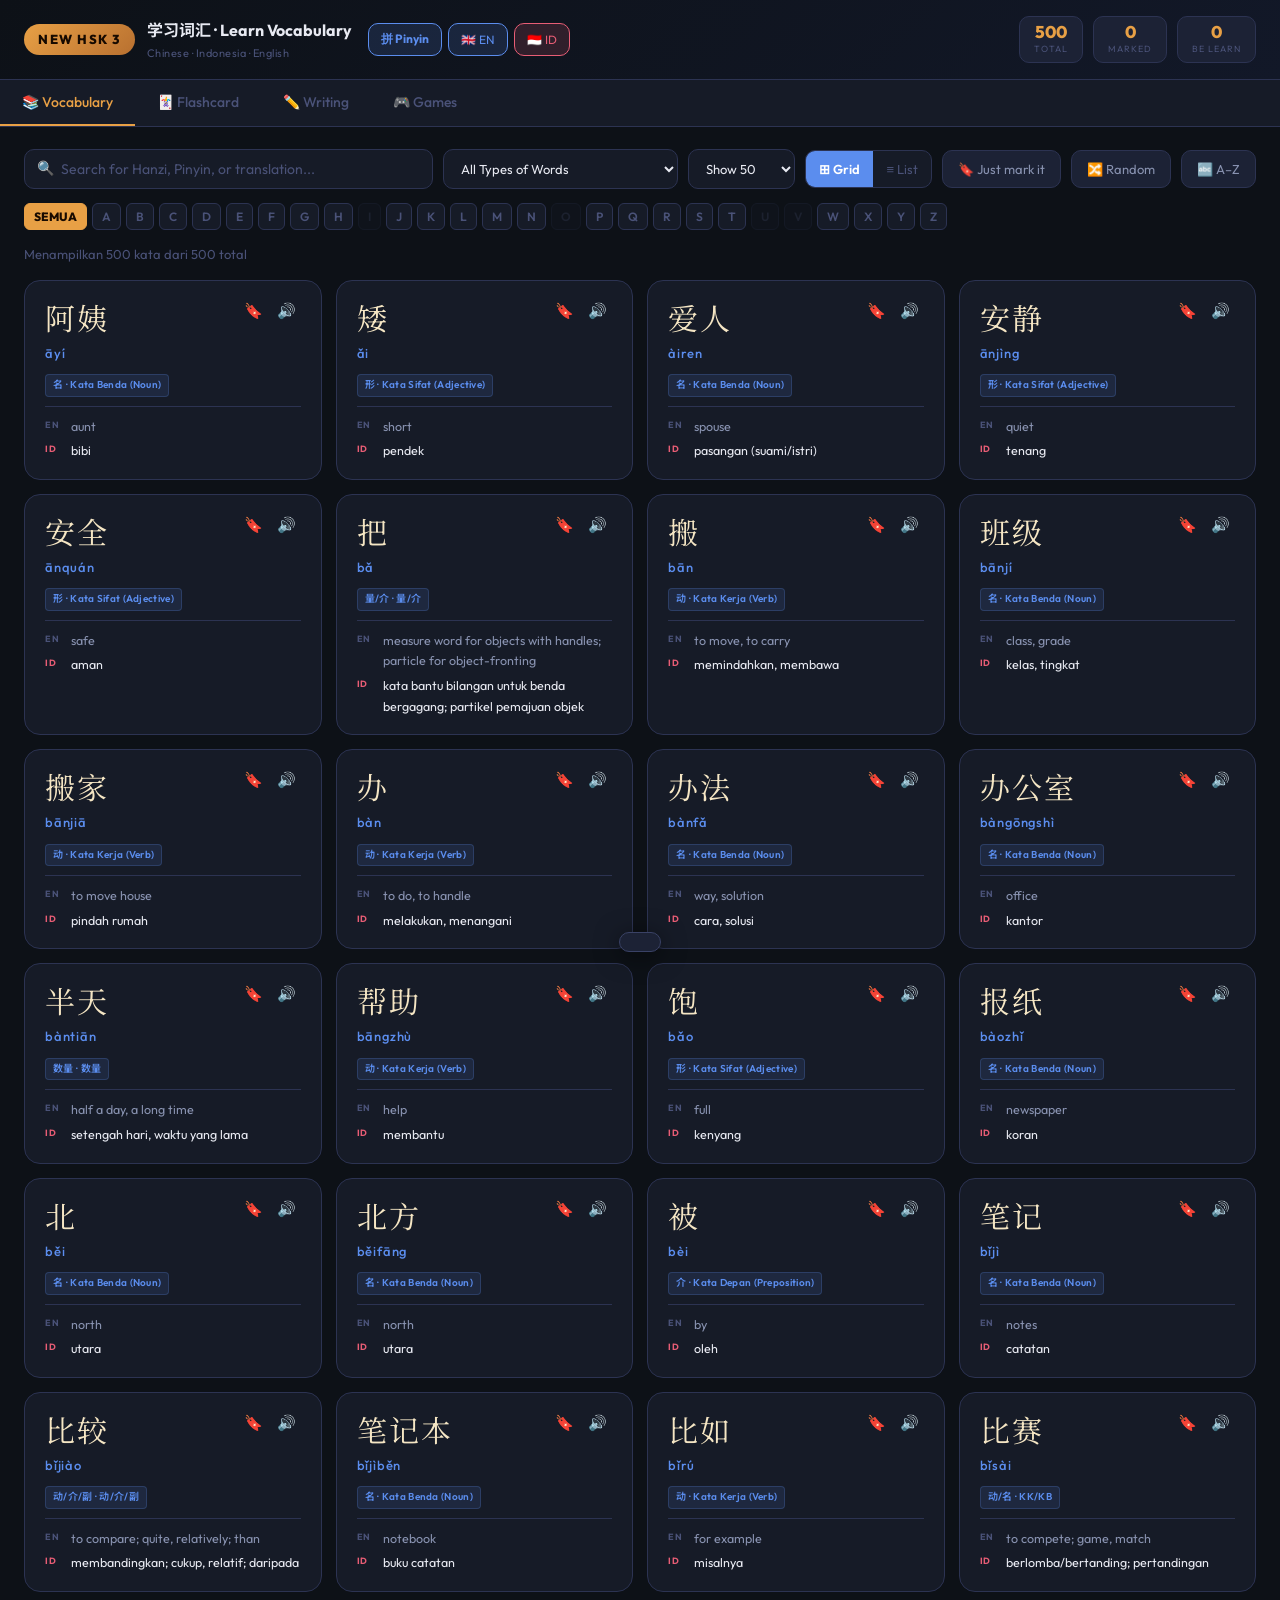
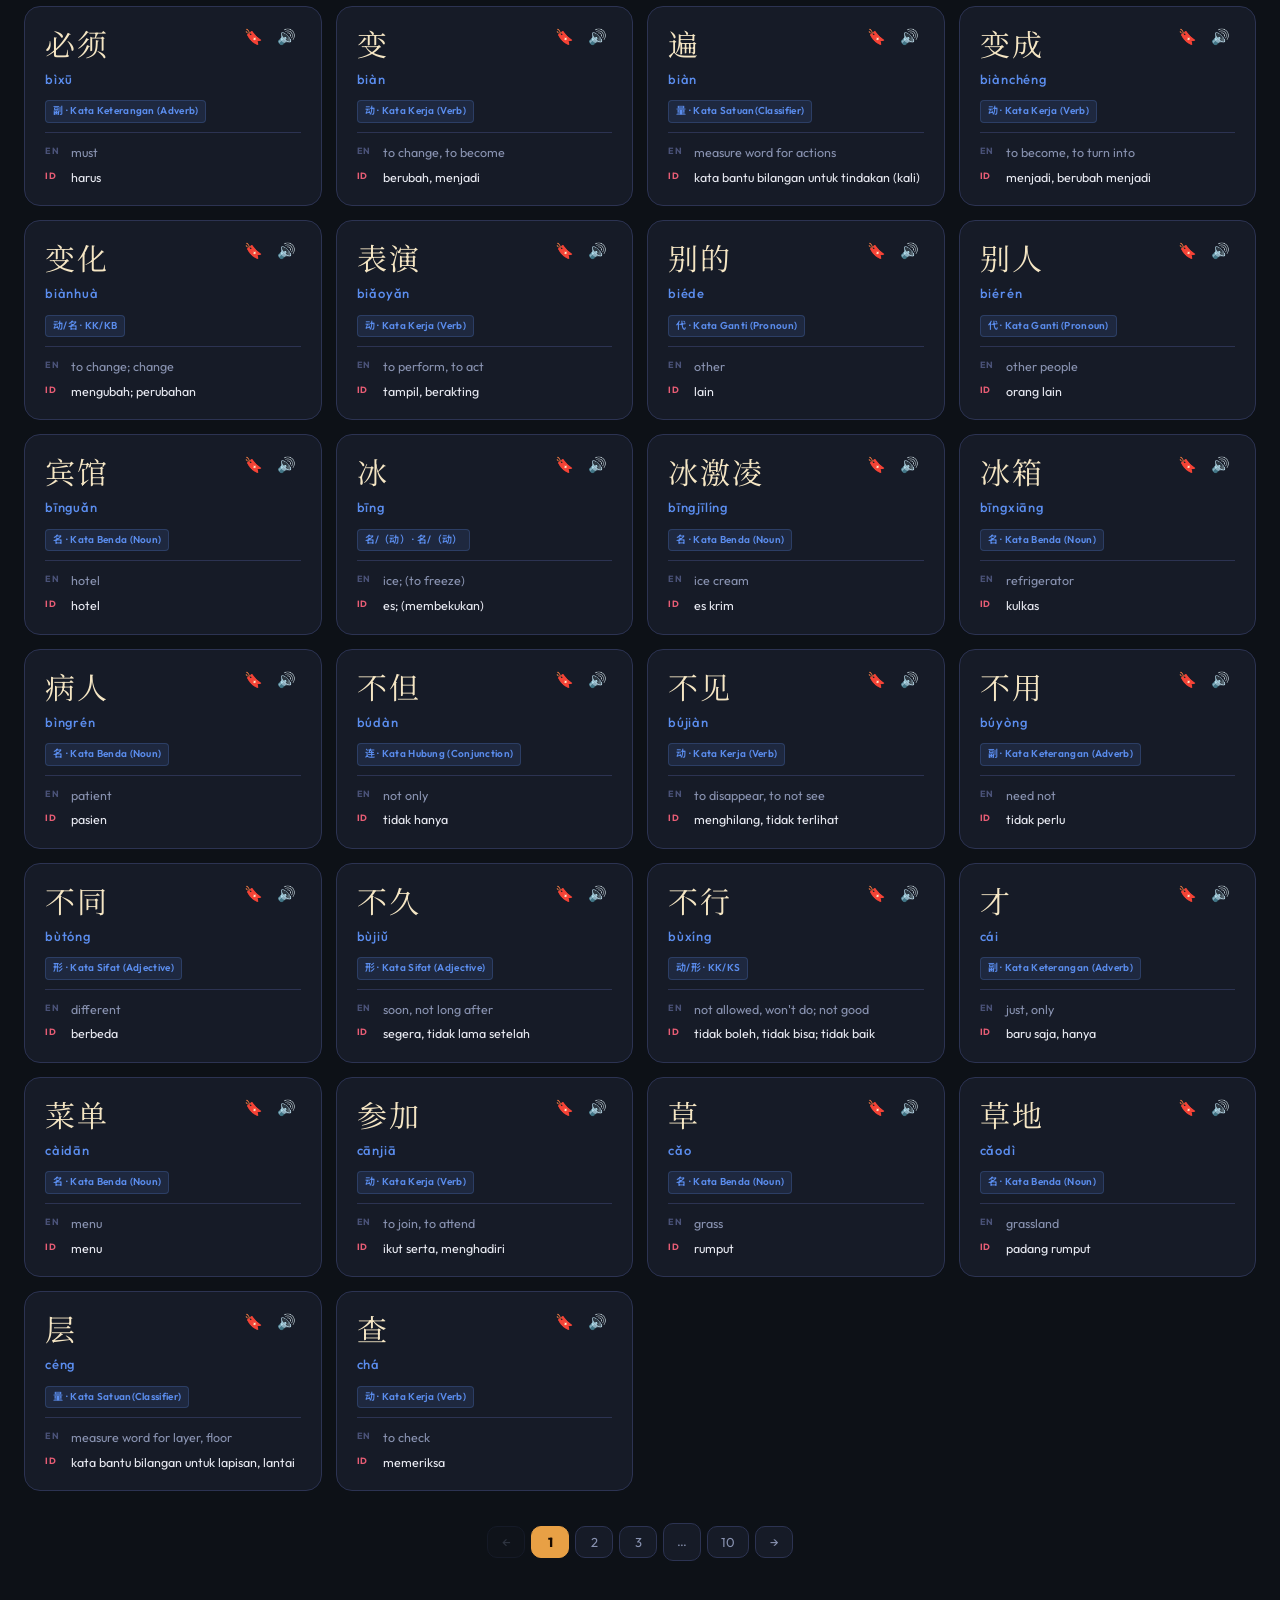
<file: hsk3.html>
<!DOCTYPE html>
<html lang="id">
<head>
<meta charset="UTF-8">
<meta name="viewport" content="width=device-width, initial-scale=1.0">
<title>New HSK 3 — Learn Chinese Vocabulary</title>
<link rel="preconnect" href="https://fonts.googleapis.com">
<link href="https://fonts.googleapis.com/css2?family=Noto+Serif+SC:wght@400;700&family=Noto+Sans+SC:wght@300;400;700&family=Outfit:wght@300;400;500;600;700;800&display=swap" rel="stylesheet">
<link rel="stylesheet" href="hsk4.css">
<link rel="stylesheet" href="games.css">
</head>
<body>

<!-- HEADER -->
<div class="header">
  <div class="header-inner">
    <div class="logo">
      <span class="logo-badge">New HSK 3</span>
      <div>
        <div class="logo-title">学习词汇 · Learn Vocabulary</div>
        <div class="logo-sub">Chinese · Indonesia · English</div>
      </div>
    </div>
    <div class="header-toggles">
      <button class="btn header-toggle-btn pinyin-toggle-btn active" id="togglePinyinBtn" onclick="togglePinyin()">拼 Pinyin</button>
      <button class="btn header-toggle-btn lang-btn active-en" id="toggleEnBtn" onclick="toggleLang('en')">🇬🇧 EN</button>
      <button class="btn header-toggle-btn lang-btn active-id" id="toggleIdBtn" onclick="toggleLang('id')">🇮🇩 ID</button>
    </div>
    <div class="header-stats">
      <div class="stat-chip"><span class="stat-num" id="totalCount">500</span><span class="stat-label">Total</span></div>
      <div class="stat-chip"><span class="stat-num" id="bmCount">0</span><span class="stat-label">Marked</span></div>
      <div class="stat-chip"><span class="stat-num" id="learnedCount">0</span><span class="stat-label">Be learn</span></div>
    </div>
  </div>
</div>

<!-- NAV TABS -->
<div class="nav-tabs">
  <button class="nav-tab active" data-tab="browse" onclick="showTab('browse',this)">📚 Vocabulary</button>
  <button class="nav-tab" data-tab="flash" onclick="showTab('flash',this)">🃏 Flashcard</button>
  <button class="nav-tab" data-tab="ordering" onclick="showTab('ordering',this)">✏️ Writing</button>
  <button class="nav-tab" data-tab="games" onclick="showTab('games',this)">🎮 Games</button>
</div>

<!-- ===== BROWSE ===== -->
<div class="section active" id="tab-browse">
  <div class="controls">
    <div class="search-wrap">
      <span class="search-icon">🔍</span>
      <input type="text" id="searchInput" placeholder="Search for Hanzi, Pinyin, or translation...">
    </div>
    <select id="typeFilter">
      <option value="">All Types of Words</option>
      <option value="名">名 — Kata Benda (Noun)</option>
      <option value="动">动 — Kata Kerja (Verb)</option>
      <option value="形">形 — Kata Sifat (Adjective)</option>
      <option value="副">副 — Kata Keterangan (Adverb)</option>
      <option value="连">连 — Kata Hubung (Conjunction)</option>
      <option value="介">介 — Kata Depan (Preposition)</option>
      <option value="代">代 — Kata Ganti (Pronoun)</option>
      <option value="叹">叹 — Kata Seru (Interjection)</option>
      <option value="助">助 — Partikel (Particle)</option>
      <option value="量">量 — Kata Satuan (Classifier)</option>
    </select>
    <select id="pageSizeSelect" onchange="setPageSize(+this.value)">
      <option value="10">Show 10</option>
      <option value="20">Show 20</option>
      <option value="50" selected>Show 50</option>
      <option value="100">Show 100</option>
      <option value="200">Show 200</option>
      <option value="500">Show all</option>
    </select>
    <div class="mode-toggle">
      <button class="mode-btn active" id="modeGrid" onclick="setDisplayMode('grid')">⊞ Grid</button>
      <button class="mode-btn" id="modeList" onclick="setDisplayMode('list')">≡ List</button>
    </div>
    <button class="btn" id="bmOnlyBtn" onclick="toggleBmOnly()">🔖 Just mark it</button>
    <button class="btn" onclick="shuffleVocab()">🔀 Random</button>
    <button class="btn" id="sortAzBtn" onclick="sortAZ()">🔤 A–Z</button>
  </div>
  <div class="alpha-bar" id="alphaBar"></div>
  <div class="info-bar" id="resultCount"></div>
  <div id="listHeader" class="list-header" style="display:none;">
    <span>Hanzi</span><span>Pinyin</span><span>Indonesia</span><span>English</span><span>Type</span><span></span>
  </div>
  <div id="vocabContainer"></div>
  <div class="pagination" id="pagination"></div>
</div>

<!-- ===== FLASHCARD ===== -->
<div class="section" id="tab-flash">
  <div class="fc-wrap">
    <div class="fc-progress">
      <div class="prog-bar"><div class="prog-fill" id="fcFill" style="width:0%"></div></div>
      <span class="prog-text" id="fcProgText">0 / 0</span>
    </div>
    <div class="flashcard" id="flashcard" onclick="flipCard()">
      <div class="fc-inner">
        <div class="fc-face">
          <div class="fc-big-hanzi" id="fcHanzi">—</div>
          <div class="fc-big-pinyin" id="fcPinyin">—</div>
          <div class="fc-sub">Click to see the meaning</div>
        </div>
        <div class="fc-face fc-back">
          <div class="fc-type" id="fcType">—</div>
          <div class="fc-en" id="fcEn">—</div>
          <div class="fc-id" id="fcId">—</div>
        </div>
      </div>
    </div>
    <div class="kbd-hint">Space=back · ←→=navigation · Enter=know · X=don't know yet</div>
    <div class="fc-controls">
      <button class="fc-btn" onclick="fcPrev()">← Back</button>
      <button class="fc-btn skip" onclick="fcSkipFn()">✗ Don't know yet</button>
      <button class="fc-btn know" onclick="fcKnowFn()">✓ Already know</button>
      <button class="fc-btn" onclick="fcNext()">Skip →</button>
    </div>
    <div class="fc-meta" id="fcStats">✓ 0 sudah tahu &nbsp;·&nbsp; ✗ 0 don't know yet</div>
    <div class="fc-tool-row">
      <button class="btn" onclick="initFlashcards()">🔄 Restart</button>
      <button class="btn" id="fcBmOnlyBtn" onclick="toggleFcBmOnly()">🔖 Only those marked</button>
    </div>
  </div>
</div>

<!-- ===== ORDERING ===== -->
<div class="section" id="tab-ordering">
  <div class="wr-header">
    <h2>✏️ Word Ordering Exercise</h2>
    <p>Arrange the words into correct sentences. Each set of questions is randomly shuffled.</p>
  </div>

  <div class="wr-toolbar">
    <div class="wr-count-select">
      <span>Number of questions:</span>
      <select id="wrCountSelect">
        <option value="5">5 question</option>
        <option value="10" selected>10 question</option>
        <option value="15">15 question</option>
        <option value="20">20 question</option>
        <option value="50">All (50)</option>
      </select>
    </div>
    <button class="btn" onclick="restartOrdering()">🔄 New Session (Random)</button>
  </div>

  <div class="wr-progress">
    <div class="prog-bar"><div class="prog-fill" id="wrFill" style="width:0%"></div></div>
    <span class="prog-text" id="wrProgText">1 / 10</span>
    <div class="wr-score-chip">Skor: <span id="wrScore">0</span>/<span id="wrTotal">10</span></div>
  </div>

  <div id="wrGame">
    <div class="wr-card">
      <div class="wr-qnum" id="wrQnum">Question 1</div>
      <div class="wr-grammar-tag" id="wrGrammarTag"></div>
      <div class="wr-instruction">Arrange the following words into a correct sentence:</div>

      <div class="wr-label">📦 Arrange the following words from the Word Bank — click to add them to your answer — into a correct sentence:</div>
      <div class="wr-bank" id="wrBank"></div>

      <div class="wr-label">📝 Answer — click the word to return to the bank:</div>
      <div class="wr-answer-wrap" id="wrAnswer">
        <span class="wr-empty-hint">No word has been chosen yet…</span>
      </div>

      <div class="wr-btn-row">
        <button class="wr-btn primary" id="wrCheckBtn" onclick="checkOrdering()">✓ Check</button>
        <button class="wr-btn danger" id="wrClearBtn" onclick="clearOrdering()">↺ Delete All</button>
        <button class="wr-btn" id="wrNextBtn" onclick="nextOrdering()" style="display:none">→ Next Question</button>
      </div>
      <div class="wr-feedback" id="wrFeedback"></div>
    </div>
  </div>

  <div class="wr-result" id="wrResult">
    <div class="wr-result-stars" id="wrStars">🌟🌟🌟</div>
    <div class="wr-big-score" id="wrFinalScore">0/10</div>
    <div class="wr-result-msg" id="wrResultMsg">Completed!</div>
    <div class="wr-result-detail" id="wrResultDetail"></div>
    <button class="wr-btn primary" onclick="restartOrdering()" style="margin:0 auto;display:flex;">🔄 New Session (Random)</button>
  </div>
</div>

<div class="section" id="tab-games">
  <div class="gm-wrap"><div id="gmMenu"></div><div id="gmPlay" style="display:none"></div></div>
</div>

<!-- MODAL -->
<div class="modal-overlay" id="modal" onclick="closeModalBg(event)">
  <div class="modal">
    <button class="modal-close" onclick="closeModal()">✕</button>
    <div class="m-hanzi" id="mHanzi">—</div>
    <div class="m-pinyin" id="mPinyin">—</div>
    <div class="m-type" id="mType"></div>
    <div class="m-trans">
      <div class="m-row"><span class="m-lang en">EN</span><span class="m-text" id="mEn">—</span></div>
      <div class="m-row"><span class="m-lang id">ID</span><span class="m-text id" id="mId">—</span></div>
    </div>
    <div class="m-level" id="mLevel"></div>
      <div class="m-example" id="mExample" style="display:none;">
      <div class="m-ex-label">💬 Example sentence</div>
      <div class="m-ex-zh" id="mExZh"></div>
      <div class="m-ex-py" id="mExPy"></div>
      <div class="m-ex-row">
        <span class="m-lang id">ID</span>
        <span class="m-ex-trans" id="mExId"></span>
      </div>
      <div class="m-ex-row">
        <span class="m-lang en">EN</span>
        <span class="m-ex-trans" id="mExEn"></span>
      </div>
    </div>
    <div class="m-actions">
      <button class="m-btn" id="mBmBtn" onclick="toggleBmModal()">🔖 Mark</button>
      <button class="m-btn" onclick="speakModal()">🔊 Sound</button>
    </div>
  </div>
</div>

<div class="toast" id="toast"></div>

<script>
// ============================================================
//  DATA
// ============================================================
const VOCAB = [{"hanzi":"阿姨","pinyin":"āyí","english":"aunt","type":"名","level":"New HSK3","indonesian":"bibi"},{"hanzi":"矮","pinyin":"ǎi","english":"short","type":"形","level":"New HSK3","indonesian":"pendek"},{"hanzi":"爱人","pinyin":"àiren","english":"spouse","type":"名","level":"New HSK3","indonesian":"pasangan (suami/istri)"},{"hanzi":"安静","pinyin":"ānjìng","english":"quiet","type":"形","level":"New HSK3","indonesian":"tenang"},{"hanzi":"安全","pinyin":"ānquán","english":"safe","type":"形","level":"New HSK3","indonesian":"aman"},{"hanzi":"把","pinyin":"bǎ","english":"measure word for objects with handles; particle for object-fronting","type":"量/介","level":"New HSK3","indonesian":"kata bantu bilangan untuk benda bergagang; partikel pemajuan objek"},{"hanzi":"搬","pinyin":"bān","english":"to move, to carry","type":"动","level":"New HSK3","indonesian":"memindahkan, membawa"},{"hanzi":"班级","pinyin":"bānjí","english":"class, grade","type":"名","level":"New HSK3","indonesian":"kelas, tingkat"},{"hanzi":"搬家","pinyin":"bānjiā","english":"to move house","type":"动","level":"New HSK3","indonesian":"pindah rumah"},{"hanzi":"办","pinyin":"bàn","english":"to do, to handle","type":"动","level":"New HSK3","indonesian":"melakukan, menangani"},{"hanzi":"办法","pinyin":"bànfǎ","english":"way, solution","type":"名","level":"New HSK3","indonesian":"cara, solusi"},{"hanzi":"办公室","pinyin":"bàngōngshì","english":"office","type":"名","level":"New HSK3","indonesian":"kantor"},{"hanzi":"半天","pinyin":"bàntiān","english":"half a day, a long time","type":"数量","level":"New HSK3","indonesian":"setengah hari, waktu yang lama"},{"hanzi":"帮助","pinyin":"bāngzhù","english":"help","type":"动","level":"New HSK3","indonesian":"membantu"},{"hanzi":"饱","pinyin":"bǎo","english":"full","type":"形","level":"New HSK3","indonesian":"kenyang"},{"hanzi":"报纸","pinyin":"bàozhǐ","english":"newspaper","type":"名","level":"New HSK3","indonesian":"koran"},{"hanzi":"北","pinyin":"běi","english":"north","type":"名","level":"New HSK3","indonesian":"utara"},{"hanzi":"北方","pinyin":"běifāng","english":"north","type":"名","level":"New HSK3","indonesian":"utara"},{"hanzi":"被","pinyin":"bèi","english":"by","type":"介","level":"New HSK3","indonesian":"oleh"},{"hanzi":"笔记","pinyin":"bǐjì","english":"notes","type":"名","level":"New HSK3","indonesian":"catatan"},{"hanzi":"比较","pinyin":"bǐjiào","english":"to compare; quite, relatively; than","type":"动/介/副","level":"New HSK3","indonesian":"membandingkan; cukup, relatif; daripada"},{"hanzi":"笔记本","pinyin":"bǐjìběn","english":"notebook","type":"名","level":"New HSK3","indonesian":"buku catatan"},{"hanzi":"比如","pinyin":"bǐrú","english":"for example","type":"动","level":"New HSK3","indonesian":"misalnya"},{"hanzi":"比赛","pinyin":"bǐsài","english":"to compete; game, match","type":"动/名","level":"New HSK3","indonesian":"berlomba/bertanding; pertandingan"},{"hanzi":"必须","pinyin":"bìxū","english":"must","type":"副","level":"New HSK3","indonesian":"harus"},{"hanzi":"变","pinyin":"biàn","english":"to change, to become","type":"动","level":"New HSK3","indonesian":"berubah, menjadi"},{"hanzi":"遍","pinyin":"biàn","english":"measure word for actions","type":"量","level":"New HSK3","indonesian":"kata bantu bilangan untuk tindakan (kali)"},{"hanzi":"变成","pinyin":"biànchéng","english":"to become, to turn into","type":"动","level":"New HSK3","indonesian":"menjadi, berubah menjadi"},{"hanzi":"变化","pinyin":"biànhuà","english":"to change; change","type":"动/名","level":"New HSK3","indonesian":"mengubah; perubahan"},{"hanzi":"表演","pinyin":"biǎoyǎn","english":"to perform, to act","type":"动","level":"New HSK3","indonesian":"tampil, berakting"},{"hanzi":"别的","pinyin":"biéde","english":"other","type":"代","level":"New HSK3","indonesian":"lain"},{"hanzi":"别人","pinyin":"biérén","english":"other people","type":"代","level":"New HSK3","indonesian":"orang lain"},{"hanzi":"宾馆","pinyin":"bīnguǎn","english":"hotel","type":"名","level":"New HSK3","indonesian":"hotel"},{"hanzi":"冰","pinyin":"bīng","english":"ice; (to freeze)","type":"名/（动）","level":"New HSK3","indonesian":"es; (membekukan)"},{"hanzi":"冰激凌","pinyin":"bīngjīlíng","english":"ice cream","type":"名","level":"New HSK3","indonesian":"es krim"},{"hanzi":"冰箱","pinyin":"bīngxiāng","english":"refrigerator","type":"名","level":"New HSK3","indonesian":"kulkas"},{"hanzi":"病人","pinyin":"bìngrén","english":"patient","type":"名","level":"New HSK3","indonesian":"pasien"},{"hanzi":"不但","pinyin":"búdàn","english":"not only","type":"连","level":"New HSK3","indonesian":"tidak hanya"},{"hanzi":"不见","pinyin":"bújiàn","english":"to disappear, to not see","type":"动","level":"New HSK3","indonesian":"menghilang, tidak terlihat"},{"hanzi":"不用","pinyin":"búyòng","english":"need not","type":"副","level":"New HSK3","indonesian":"tidak perlu"},{"hanzi":"不同","pinyin":"bùtóng","english":"different","type":"形","level":"New HSK3","indonesian":"berbeda"},{"hanzi":"不久","pinyin":"bùjiǔ","english":"soon, not long after","type":"形","level":"New HSK3","indonesian":"segera, tidak lama setelah"},{"hanzi":"不行","pinyin":"bùxíng","english":"not allowed, won't do; not good","type":"动/形","level":"New HSK3","indonesian":"tidak boleh, tidak bisa; tidak baik"},{"hanzi":"才","pinyin":"cái","english":"just, only","type":"副","level":"New HSK3","indonesian":"baru saja, hanya"},{"hanzi":"菜单","pinyin":"càidān","english":"menu","type":"名","level":"New HSK3","indonesian":"menu"},{"hanzi":"参加","pinyin":"cānjiā","english":"to join, to attend","type":"动","level":"New HSK3","indonesian":"ikut serta, menghadiri"},{"hanzi":"草","pinyin":"cǎo","english":"grass","type":"名","level":"New HSK3","indonesian":"rumput"},{"hanzi":"草地","pinyin":"cǎodì","english":"grassland","type":"名","level":"New HSK3","indonesian":"padang rumput"},{"hanzi":"层","pinyin":"céng","english":"measure word for layer, floor","type":"量","level":"New HSK3","indonesian":"kata bantu bilangan untuk lapisan, lantai"},{"hanzi":"查","pinyin":"chá","english":"to check","type":"动","level":"New HSK3","indonesian":"memeriksa"},{"hanzi":"差","pinyin":"chà","english":"bad, poor; to lack","type":"形/动","level":"New HSK3","indonesian":"buruk, kurang baik; kekurangan"},{"hanzi":"差不多","pinyin":"chàbuduō","english":"almost, similar; nearly","type":"形/副","level":"New HSK3","indonesian":"hampir sama; hampir"},{"hanzi":"尝","pinyin":"cháng","english":"to taste","type":"动","level":"New HSK3","indonesian":"mencicipi"},{"hanzi":"常","pinyin":"cháng","english":"often, frequent","type":"副","level":"New HSK3","indonesian":"sering"},{"hanzi":"常见","pinyin":"chángjiàn","english":"common","type":"形","level":"New HSK3","indonesian":"umum"},{"hanzi":"常用","pinyin":"chángyòng","english":"commonly used","type":"形","level":"New HSK3","indonesian":"biasa digunakan"},{"hanzi":"常常","pinyin":"chángcháng","english":"often","type":"副","level":"New HSK3","indonesian":"sering"},{"hanzi":"衬衫","pinyin":"chènshān","english":"shirt","type":"名","level":"New HSK3","indonesian":"kemeja"},{"hanzi":"成绩","pinyin":"chéngjì","english":"score, grade, achievement","type":"名","level":"New HSK3","indonesian":"nilai, prestasi"},{"hanzi":"城市","pinyin":"chéngshì","english":"city","type":"名","level":"New HSK3","indonesian":"kota"},{"hanzi":"迟到","pinyin":"chídào","english":"to be late","type":"动","level":"New HSK3","indonesian":"terlambat"},{"hanzi":"出发","pinyin":"chūfā","english":"to set out, to leave","type":"动","level":"New HSK3","indonesian":"berangkat, pergi"},{"hanzi":"出生","pinyin":"chūshēng","english":"to be born","type":"动","level":"New HSK3","indonesian":"lahir"},{"hanzi":"出院","pinyin":"chūyuàn","english":"to be discharged from hospital","type":"动","level":"New HSK3","indonesian":"keluar dari rumah sakit"},{"hanzi":"初中","pinyin":"chūzhōng","english":"junior high school","type":"名","level":"New HSK3","indonesian":"sekolah menengah pertama"},{"hanzi":"除了","pinyin":"chúle","english":"except, besides","type":"介","level":"New HSK3","indonesian":"kecuali, selain"},{"hanzi":"船","pinyin":"chuán","english":"boat","type":"名","level":"New HSK3","indonesian":"perahu"},{"hanzi":"春天","pinyin":"chūntiān","english":"spring","type":"名","level":"New HSK3","indonesian":"musim semi"},{"hanzi":"词典","pinyin":"cídiǎn","english":"dictionary","type":"名","level":"New HSK3","indonesian":"kamus"},{"hanzi":"聪明","pinyin":"cōngmíng","english":"smart, clever","type":"形","level":"New HSK3","indonesian":"pintar, cerdas"},{"hanzi":"打扫","pinyin":"dǎsǎo","english":"to clean","type":"动","level":"New HSK3","indonesian":"membersihkan"},{"hanzi":"打算","pinyin":"dǎsuàn","english":"to plan, intend; plan","type":"动/名","level":"New HSK3","indonesian":"merencanakan, berniat; rencana"},{"hanzi":"大概","pinyin":"dàgài","english":"general, rough; probably, approximately; (general idea)","type":"形/副/（名）","level":"New HSK3","indonesian":"umum, kasar; mungkin, kira-kira; (gambaran umum)"},{"hanzi":"大人","pinyin":"dàren","english":"adult","type":"名","level":"New HSK3","indonesian":"orang dewasa"},{"hanzi":"大小","pinyin":"dàxiǎo","english":"size","type":"名","level":"New HSK3","indonesian":"ukuran"},{"hanzi":"大熊猫","pinyin":"dàxióngmāo","english":"giant panda","type":"名","level":"New HSK3","indonesian":"panda raksasa"},{"hanzi":"大衣","pinyin":"dàyī","english":"coat","type":"名","level":"New HSK3","indonesian":"mantel"},{"hanzi":"带","pinyin":"dài","english":"to bring, to take; (belt)","type":"动/（名）","level":"New HSK3","indonesian":"membawa; (ikat pinggang)"},{"hanzi":"担心","pinyin":"dānxīn","english":"to worry","type":"动","level":"New HSK3","indonesian":"khawatir"},{"hanzi":"蛋糕","pinyin":"dàngāo","english":"cake","type":"名","level":"New HSK3","indonesian":"kue"},{"hanzi":"当然","pinyin":"dāngrán","english":"of course","type":"副","level":"New HSK3","indonesian":"tentu saja"},{"hanzi":"到处","pinyin":"dàochù","english":"everywhere","type":"副","level":"New HSK3","indonesian":"di mana-mana"},{"hanzi":"得","pinyin":"dé","english":"to get, to obtain","type":"动","level":"New HSK3","indonesian":"mendapatkan"},{"hanzi":"得到","pinyin":"dédào","english":"to get, to obtain","type":"动","level":"New HSK3","indonesian":"mendapatkan"},{"hanzi":"得分","pinyin":"défēn","english":"to score; score","type":"动/名","level":"New HSK3","indonesian":"mencetak nilai; skor"},{"hanzi":"的话","pinyin":"dehuà","english":"used after a condition clause, if…","type":"助","level":"New HSK3","indonesian":"digunakan setelah klausa syarat, jika..."},{"hanzi":"得","pinyin":"děi","english":"must, need","type":"动","level":"New HSK3","indonesian":"harus, perlu"},{"hanzi":"灯","pinyin":"dēng","english":"lamp, light","type":"名","level":"New HSK3","indonesian":"lampu"},{"hanzi":"地","pinyin":"dì","english":"ground, earth, land","type":"名","level":"New HSK3","indonesian":"tanah, bumi"},{"hanzi":"地点","pinyin":"dìdiǎn","english":"place, location","type":"名","level":"New HSK3","indonesian":"tempat, lokasi"},{"hanzi":"地方","pinyin":"dìfang","english":"place","type":"名","level":"New HSK3","indonesian":"tempat"},{"hanzi":"地图","pinyin":"dìtú","english":"map","type":"名","level":"New HSK3","indonesian":"peta"},{"hanzi":"电","pinyin":"diàn","english":"electricity; (to give an electric shock)","type":"名/（动）","level":"New HSK3","indonesian":"listrik; (menyetrum)"},{"hanzi":"电梯","pinyin":"diàntī","english":"elevator","type":"名","level":"New HSK3","indonesian":"lift"},{"hanzi":"电子书","pinyin":"diànzǐshū","english":"e-book","type":"名","level":"New HSK3","indonesian":"buku elektronik"},{"hanzi":"丢","pinyin":"diū","english":"to lose, to throw away","type":"动","level":"New HSK3","indonesian":"kehilangan, membuang"},{"hanzi":"东","pinyin":"dōng","english":"east","type":"名","level":"New HSK3","indonesian":"timur"},{"hanzi":"东北","pinyin":"dōngběi","english":"northeast","type":"名","level":"New HSK3","indonesian":"timur laut"},{"hanzi":"东方","pinyin":"dōngfāng","english":"east","type":"名","level":"New HSK3","indonesian":"timur"},{"hanzi":"东南","pinyin":"dōngnán","english":"southeast","type":"名","level":"New HSK3","indonesian":"tenggara"},{"hanzi":"冬天","pinyin":"dōngtiān","english":"winter","type":"名","level":"New HSK3","indonesian":"musim dingin"},{"hanzi":"懂得","pinyin":"dǒngde","english":"to understand","type":"动","level":"New HSK3","indonesian":"memahami"},{"hanzi":"动物","pinyin":"dòngwù","english":"animal","type":"名","level":"New HSK3","indonesian":"hewan"},{"hanzi":"动物园","pinyin":"dòngwùyuán","english":"zoo","type":"名","level":"New HSK3","indonesian":"kebun binatang"},{"hanzi":"短","pinyin":"duǎn","english":"short","type":"形","level":"New HSK3","indonesian":"pendek"},{"hanzi":"短裤","pinyin":"duǎnkù","english":"shorts","type":"名","level":"New HSK3","indonesian":"celana pendek"},{"hanzi":"段","pinyin":"duàn","english":"measure word of segment, paragraph","type":"量","level":"New HSK3","indonesian":"kata bantu bilangan untuk bagian, paragraf"},{"hanzi":"锻炼","pinyin":"duànliàn","english":"to exercise","type":"动","level":"New HSK3","indonesian":"berolahraga"},{"hanzi":"对话","pinyin":"duìhuà","english":"dialogue, conversation","type":"动","level":"New HSK3","indonesian":"dialog, percakapan"},{"hanzi":"饿","pinyin":"è","english":"hungry","type":"形","level":"New HSK3","indonesian":"lapar"},{"hanzi":"而且","pinyin":"érqiě","english":"and, moreover","type":"连","level":"New HSK3","indonesian":"dan, lagipula"},{"hanzi":"耳朵","pinyin":"ěrduo","english":"ear","type":"名","level":"New HSK3","indonesian":"telinga"},{"hanzi":"耳机","pinyin":"ěrjī","english":"earphone","type":"名","level":"New HSK3","indonesian":"earphone"},{"hanzi":"发","pinyin":"fā","english":"to send, to issue","type":"动","level":"New HSK3","indonesian":"mengirim, menerbitkan"},{"hanzi":"发烧","pinyin":"fāshāo","english":"to have a fever","type":"动","level":"New HSK3","indonesian":"demam"},{"hanzi":"发生","pinyin":"fāshēng","english":"to happen","type":"动","level":"New HSK3","indonesian":"terjadi"},{"hanzi":"发现","pinyin":"fāxiàn","english":"to find, to discover","type":"动","level":"New HSK3","indonesian":"menemukan"},{"hanzi":"发展","pinyin":"fāzhǎn","english":"to develop","type":"动","level":"New HSK3","indonesian":"berkembang"},{"hanzi":"方便","pinyin":"fāngbiàn","english":"convenient","type":"形","level":"New HSK3","indonesian":"nyaman, praktis"},{"hanzi":"方便面","pinyin":"fāngbiànmiàn","english":"instant noodles","type":"名","level":"New HSK3","indonesian":"mi instan"},{"hanzi":"方法","pinyin":"fāngfǎ","english":"method","type":"名","level":"New HSK3","indonesian":"metode"},{"hanzi":"方向","pinyin":"fāngxiàng","english":"direction","type":"名","level":"New HSK3","indonesian":"arah"},{"hanzi":"房子","pinyin":"fángzi","english":"house","type":"名","level":"New HSK3","indonesian":"rumah"},{"hanzi":"放","pinyin":"fàng","english":"to put, to place","type":"动","level":"New HSK3","indonesian":"meletakkan"},{"hanzi":"放假","pinyin":"fàngjià","english":"to have a holiday","type":"动","level":"New HSK3","indonesian":"berlibur"},{"hanzi":"放心","pinyin":"fàngxīn","english":"to relax, to feel at ease","type":"动","level":"New HSK3","indonesian":"merasa tenang, lega"},{"hanzi":"放学","pinyin":"fàngxué","english":"school is over","type":"动","level":"New HSK3","indonesian":"sekolah selesai"},{"hanzi":"分开","pinyin":"fēnkāi","english":"to separate","type":"动","level":"New HSK3","indonesian":"berpisah"},{"hanzi":"风","pinyin":"fēng","english":"wind","type":"名","level":"New HSK3","indonesian":"angin"},{"hanzi":"封","pinyin":"fēng","english":"measure word for letters; (to seal)","type":"量/（动）","level":"New HSK3","indonesian":"kata bantu bilangan untuk surat; (menyegel)"},{"hanzi":"夫妻","pinyin":"fūqī","english":"husband and wife","type":"名","level":"New HSK3","indonesian":"suami istri"},{"hanzi":"服务","pinyin":"fúwù","english":"to serve","type":"动","level":"New HSK3","indonesian":"melayani"},{"hanzi":"附近","pinyin":"fùjìn","english":"nearby","type":"名","level":"New HSK3","indonesian":"di dekat sini"},{"hanzi":"复习","pinyin":"fùxí","english":"to review","type":"动","level":"New HSK3","indonesian":"mengulas kembali"},{"hanzi":"该","pinyin":"gāi","english":"should","type":"动","level":"New HSK3","indonesian":"seharusnya"},{"hanzi":"干净","pinyin":"gānjìng","english":"clean","type":"形","level":"New HSK3","indonesian":"bersih"},{"hanzi":"感兴趣","pinyin":"gǎnxìngqù","english":"to be interested in","type":"","level":"New HSK3","indonesian":"tertarik pada"},{"hanzi":"感到","pinyin":"gǎndào","english":"to feel","type":"动","level":"New HSK3","indonesian":"merasa"},{"hanzi":"感冒","pinyin":"gǎnmào","english":"cold; to catch a cold","type":"名/动","level":"New HSK3","indonesian":"flu; masuk angin"},{"hanzi":"干","pinyin":"gàn","english":"to do, to work","type":"动","level":"New HSK3","indonesian":"melakukan, bekerja"},{"hanzi":"刚","pinyin":"gāng","english":"just, just now","type":"副","level":"New HSK3","indonesian":"baru saja"},{"hanzi":"刚才","pinyin":"gāngcái","english":"just now","type":"名","level":"New HSK3","indonesian":"barusan"},{"hanzi":"刚刚","pinyin":"gānggāng","english":"just now, a moment ago","type":"副","level":"New HSK3","indonesian":"baru saja"},{"hanzi":"高铁","pinyin":"gāotiě","english":"high-speed rail","type":"名","level":"New HSK3","indonesian":"kereta cepat"},{"hanzi":"根据","pinyin":"gēnjù","english":"to base on; according to; (basis)","type":"动/介/（名）","level":"New HSK3","indonesian":"berdasarkan; menurut; (dasar)"},{"hanzi":"更","pinyin":"gèng","english":"more","type":"副","level":"New HSK3","indonesian":"lebih"},{"hanzi":"公斤","pinyin":"gōngjīn","english":"kilogram","type":"量","level":"New HSK3","indonesian":"kilogram"},{"hanzi":"公园","pinyin":"gōngyuán","english":"park","type":"名","level":"New HSK3","indonesian":"taman"},{"hanzi":"工作日","pinyin":"gōngzuòrì","english":"workday","type":"名","level":"New HSK3","indonesian":"hari kerja"},{"hanzi":"故事","pinyin":"gùshi","english":"story","type":"名","level":"New HSK3","indonesian":"cerita"},{"hanzi":"刮","pinyin":"guā","english":"to scrape, to blow","type":"动","level":"New HSK3","indonesian":"mengikis, bertiup"},{"hanzi":"关","pinyin":"guān","english":"to close, to turn off; pass","type":"动/（名）","level":"New HSK3","indonesian":"menutup, mematikan; lulus"},{"hanzi":"关机","pinyin":"guānjī","english":"to turn off device","type":"动","level":"New HSK3","indonesian":"mematikan perangkat"},{"hanzi":"关系","pinyin":"guānxì","english":"relationship; (to relate)","type":"名/（动）","level":"New HSK3","indonesian":"hubungan; (berkaitan)"},{"hanzi":"关心","pinyin":"guānxīn","english":"to care about, to be concerned","type":"动","level":"New HSK3","indonesian":"peduli"},{"hanzi":"关于","pinyin":"guānyú","english":"about, regarding","type":"介","level":"New HSK3","indonesian":"tentang"},{"hanzi":"关注","pinyin":"guānzhù","english":"to pay attention to, to follow","type":"动","level":"New HSK3","indonesian":"memperhatikan, mengikuti"},{"hanzi":"国家","pinyin":"guójiā","english":"country","type":"名","level":"New HSK3","indonesian":"negara"},{"hanzi":"过节","pinyin":"guòjié","english":"to celebrate a festival","type":"动","level":"New HSK3","indonesian":"merayakan hari raya"},{"hanzi":"过去","pinyin":"guòqù","english":"past","type":"名","level":"New HSK3","indonesian":"masa lalu"},{"hanzi":"海","pinyin":"hǎi","english":"sea","type":"名","level":"New HSK3","indonesian":"laut"},{"hanzi":"害怕","pinyin":"hàipà","english":"to be afraid","type":"动","level":"New HSK3","indonesian":"takut"},{"hanzi":"好多","pinyin":"hǎoduō","english":"many, a lot","type":"数","level":"New HSK3","indonesian":"banyak"},{"hanzi":"好久","pinyin":"hǎojiǔ","english":"a long time","type":"形","level":"New HSK3","indonesian":"waktu yang lama"},{"hanzi":"好像","pinyin":"hǎoxiàng","english":"to seem, as if; perhaps","type":"动/副","level":"New HSK3","indonesian":"tampaknya, seolah-olah; mungkin"},{"hanzi":"号码","pinyin":"hàomǎ","english":"number, code","type":"名","level":"New HSK3","indonesian":"nomor, kode"},{"hanzi":"河","pinyin":"hé","english":"river","type":"名","level":"New HSK3","indonesian":"sungai"},{"hanzi":"合适","pinyin":"héshì","english":"suitable","type":"形","level":"New HSK3","indonesian":"cocok"},{"hanzi":"黑板","pinyin":"hēibǎn","english":"blackboard","type":"名","level":"New HSK3","indonesian":"papan tulis"},{"hanzi":"红绿灯","pinyin":"hóng-lǜdēng","english":"traffic light","type":"名","level":"New HSK3","indonesian":"lampu lalu lintas"},{"hanzi":"后来","pinyin":"hòulái","english":"later, afterwards","type":"名","level":"New HSK3","indonesian":"kemudian, setelah itu"},{"hanzi":"后年","pinyin":"hòunián","english":"the year after next","type":"名","level":"New HSK3","indonesian":"dua tahun lagi"},{"hanzi":"后天","pinyin":"hòutiān","english":"the day after tomorrow","type":"名","level":"New HSK3","indonesian":"lusa"},{"hanzi":"护照","pinyin":"hùzhào","english":"passport","type":"名","level":"New HSK3","indonesian":"paspor"},{"hanzi":"花园","pinyin":"huāyuán","english":"garden","type":"名","level":"New HSK3","indonesian":"taman"},{"hanzi":"画家","pinyin":"huàjiā","english":"painter, artist","type":"名","level":"New HSK3","indonesian":"pelukis, seniman"},{"hanzi":"欢迎","pinyin":"huānyíng","english":"to welcome","type":"动","level":"New HSK3","indonesian":"menyambut"},{"hanzi":"还","pinyin":"huán","english":"to return, to give back","type":"动","level":"New HSK3","indonesian":"mengembalikan"},{"hanzi":"环境","pinyin":"huánjìng","english":"environment","type":"名","level":"New HSK3","indonesian":"lingkungan"},{"hanzi":"换","pinyin":"huàn","english":"to exchange, to change","type":"动","level":"New HSK3","indonesian":"menukar, mengganti"},{"hanzi":"黄色","pinyin":"huángsè","english":"yellow","type":"名","level":"New HSK3","indonesian":"kuning"},{"hanzi":"回答","pinyin":"huídá","english":"to answer","type":"动","level":"New HSK3","indonesian":"menjawab"},{"hanzi":"会","pinyin":"huì","english":"meeting","type":"名","level":"New HSK3","indonesian":"rapat"},{"hanzi":"会议","pinyin":"huìyì","english":"meeting","type":"名","level":"New HSK3","indonesian":"rapat"},{"hanzi":"或","pinyin":"huò","english":"or; (perhaps, maybe)","type":"连/（副）","level":"New HSK3","indonesian":"atau; (mungkin)"},{"hanzi":"或者","pinyin":"huòzhě","english":"or","type":"连","level":"New HSK3","indonesian":"atau"},{"hanzi":"鸡","pinyin":"jī","english":"chicken","type":"名","level":"New HSK3","indonesian":"ayam"},{"hanzi":"几乎","pinyin":"jīhū","english":"almost","type":"副","level":"New HSK3","indonesian":"hampir"},{"hanzi":"机会","pinyin":"jīhuì","english":"opportunity","type":"名","level":"New HSK3","indonesian":"kesempatan"},{"hanzi":"极","pinyin":"jí","english":"extremely","type":"副","level":"New HSK3","indonesian":"sangat, ekstrem"},{"hanzi":"急","pinyin":"jí","english":"urgent; (to worry)","type":"形/动","level":"New HSK3","indonesian":"mendesak; (khawatir)"},{"hanzi":"记","pinyin":"jì","english":"to remember","type":"动","level":"New HSK3","indonesian":"mengingat"},{"hanzi":"季","pinyin":"jì","english":"season","type":"名","level":"New HSK3","indonesian":"musim"},{"hanzi":"季节","pinyin":"jìjié","english":"season","type":"名","level":"New HSK3","indonesian":"musim"},{"hanzi":"加","pinyin":"jiā","english":"to add","type":"动","level":"New HSK3","indonesian":"menambahkan"},{"hanzi":"假期","pinyin":"jiàqī","english":"vacation","type":"名","level":"New HSK3","indonesian":"liburan"},{"hanzi":"坚持","pinyin":"jiānchí","english":"to persist","type":"动","level":"New HSK3","indonesian":"bertahan, gigih"},{"hanzi":"检查","pinyin":"jiǎnchá","english":"to check, to inspect","type":"动","level":"New HSK3","indonesian":"memeriksa"},{"hanzi":"简单","pinyin":"jiǎndān","english":"simple","type":"形","level":"New HSK3","indonesian":"sederhana"},{"hanzi":"检票","pinyin":"jiǎnpiào","english":"ticket checking","type":"动","level":"New HSK3","indonesian":"pemeriksaan tiket"},{"hanzi":"健康","pinyin":"jiànkāng","english":"healthy","type":"形","level":"New HSK3","indonesian":"sehat"},{"hanzi":"见面","pinyin":"jiànmiàn","english":"to meet","type":"动","level":"New HSK3","indonesian":"bertemu"},{"hanzi":"讲","pinyin":"jiǎng","english":"to speak, to talk","type":"动","level":"New HSK3","indonesian":"berbicara"},{"hanzi":"角","pinyin":"jiǎo","english":"measure word for fractions, angle, currency","type":"量","level":"New HSK3","indonesian":"kata bantu bilangan untuk pecahan, sudut, mata uang"},{"hanzi":"脚","pinyin":"jiǎo","english":"foot","type":"名","level":"New HSK3","indonesian":"kaki"},{"hanzi":"接","pinyin":"jiē","english":"to pick up, to receive","type":"动","level":"New HSK3","indonesian":"menjemput, menerima"},{"hanzi":"街","pinyin":"jiē","english":"street","type":"名","level":"New HSK3","indonesian":"jalan"},{"hanzi":"节","pinyin":"jié","english":"measure word for segments, sections, lessons; festival, joint; (to save, to control)","type":"量/名/（动）","level":"New HSK3","indonesian":"kata bantu bilangan untuk bagian, bab, pelajaran; hari raya; (menghemat, mengendalikan)"},{"hanzi":"结婚","pinyin":"jiéhūn","english":"to marry","type":"动","level":"New HSK3","indonesian":"menikah"},{"hanzi":"节目","pinyin":"jiémù","english":"program","type":"名","level":"New HSK3","indonesian":"acara"},{"hanzi":"节日","pinyin":"jiérì","english":"festival","type":"名","level":"New HSK3","indonesian":"hari raya"},{"hanzi":"结束","pinyin":"jiéshù","english":"to end","type":"动","level":"New HSK3","indonesian":"berakhir"},{"hanzi":"解决","pinyin":"jiějué","english":"to solve","type":"动","level":"New HSK3","indonesian":"menyelesaikan"},{"hanzi":"姐妹","pinyin":"jiěmèi","english":"sister","type":"名","level":"New HSK3","indonesian":"saudara perempuan"},{"hanzi":"借","pinyin":"jiè","english":"to borrow","type":"动","level":"New HSK3","indonesian":"meminjam"},{"hanzi":"斤","pinyin":"jīn","english":"catty","type":"量","level":"New HSK3","indonesian":"jin (satuan berat)"},{"hanzi":"经过","pinyin":"jīngguò","english":"to pass; process","type":"动/名","level":"New HSK3","indonesian":"melewati; proses"},{"hanzi":"经理","pinyin":"jīnglǐ","english":"manager","type":"名","level":"New HSK3","indonesian":"manajer"},{"hanzi":"久","pinyin":"jiǔ","english":"long","type":"形","level":"New HSK3","indonesian":"lama"},{"hanzi":"酒","pinyin":"jiǔ","english":"alcohol","type":"名","level":"New HSK3","indonesian":"minuman keras"},{"hanzi":"旧","pinyin":"jiù","english":"old","type":"形","level":"New HSK3","indonesian":"lama, usang"},{"hanzi":"句","pinyin":"jù","english":"measure word of sentence","type":"量","level":"New HSK3","indonesian":"kata bantu bilangan untuk kalimat"},{"hanzi":"句子","pinyin":"jùzi","english":"sentence","type":"名","level":"New HSK3","indonesian":"kalimat"},{"hanzi":"决定","pinyin":"juédìng","english":"to decide; decision","type":"动/名","level":"New HSK3","indonesian":"memutuskan; keputusan"},{"hanzi":"卡","pinyin":"kǎ","english":"card","type":"名","level":"New HSK3","indonesian":"kartu"},{"hanzi":"开花","pinyin":"kāihuā","english":"to bloom","type":"动","level":"New HSK3","indonesian":"mekar"},{"hanzi":"开会","pinyin":"kāihuì","english":"to have a meeting","type":"动","level":"New HSK3","indonesian":"mengadakan rapat"},{"hanzi":"开机","pinyin":"kāijī","english":"to turn on device","type":"动","level":"New HSK3","indonesian":"menghidupkan perangkat"},{"hanzi":"开心","pinyin":"kāixīn","english":"happy","type":"形","level":"New HSK3","indonesian":"senang"},{"hanzi":"看来","pinyin":"kànlái","english":"it seems, it appears","type":"动","level":"New HSK3","indonesian":"tampaknya"},{"hanzi":"可","pinyin":"kě","english":"but; (yet)","type":"连/（副）","level":"New HSK3","indonesian":"tetapi; (namun)"},{"hanzi":"渴","pinyin":"kě","english":"thirsty","type":"形","level":"New HSK3","indonesian":"haus"},{"hanzi":"可爱","pinyin":"kě'ài","english":"lovely","type":"形","level":"New HSK3","indonesian":"lucu, menggemaskan"},{"hanzi":"可是","pinyin":"kěshì","english":"but","type":"连","level":"New HSK3","indonesian":"tetapi"},{"hanzi":"刻","pinyin":"kè","english":"quarter; to carve","type":"量/（动）","level":"New HSK3","indonesian":"seperempat jam; mengukir"},{"hanzi":"课本","pinyin":"kèběn","english":"textbook","type":"名","level":"New HSK3","indonesian":"buku pelajaran"},{"hanzi":"客人","pinyin":"kèrén","english":"guest","type":"名","level":"New HSK3","indonesian":"tamu"},{"hanzi":"课文","pinyin":"kèwén","english":"text","type":"名","level":"New HSK3","indonesian":"teks"},{"hanzi":"空调","pinyin":"kōngtiáo","english":"air conditioner","type":"名","level":"New HSK3","indonesian":"AC"},{"hanzi":"哭","pinyin":"kū","english":"to cry","type":"动","level":"New HSK3","indonesian":"menangis"},{"hanzi":"筷子","pinyin":"kuàizi","english":"chopsticks","type":"名","level":"New HSK3","indonesian":"sumpit"},{"hanzi":"矿泉水","pinyin":"kuàngquánshuǐ","english":"mineral water","type":"名","level":"New HSK3","indonesian":"air mineral"},{"hanzi":"来自","pinyin":"láizì","english":"to come from","type":"动","level":"New HSK3","indonesian":"berasal dari"},{"hanzi":"蓝","pinyin":"lán","english":"blue","type":"形","level":"New HSK3","indonesian":"biru"},{"hanzi":"老","pinyin":"lǎo","english":"adjective、prefix、（adverb） old, aged; prefix indicating seniority or endearment; (always, constantly)","type":"","level":"New HSK3","indonesian":"tua; awalan penanda senioritas/keakraban; (selalu)"},{"hanzi":"老人","pinyin":"lǎorén","english":"elderly person","type":"名","level":"New HSK3","indonesian":"orang tua/lansia"},{"hanzi":"离开","pinyin":"líkāi","english":"to leave","type":"动","level":"New HSK3","indonesian":"pergi, meninggalkan"},{"hanzi":"礼物","pinyin":"lǐwù","english":"gift","type":"名","level":"New HSK3","indonesian":"hadiah"},{"hanzi":"历史","pinyin":"lìshǐ","english":"history","type":"名","level":"New HSK3","indonesian":"sejarah"},{"hanzi":"脸","pinyin":"liǎn","english":"face","type":"名","level":"New HSK3","indonesian":"wajah"},{"hanzi":"练","pinyin":"liàn","english":"to practice","type":"动","level":"New HSK3","indonesian":"berlatih"},{"hanzi":"练习","pinyin":"liànxí","english":"to practice; exercise","type":"动/名","level":"New HSK3","indonesian":"berlatih; latihan"},{"hanzi":"凉快","pinyin":"liángkuai","english":"cool","type":"形","level":"New HSK3","indonesian":"sejuk"},{"hanzi":"辆","pinyin":"liàng","english":"measure word for vehicles","type":"量","level":"New HSK3","indonesian":"kata bantu bilangan untuk kendaraan"},{"hanzi":"聊","pinyin":"liáo","english":"to chat","type":"动","level":"New HSK3","indonesian":"mengobrol"},{"hanzi":"聊天儿","pinyin":"liáotiānr","english":"to chat","type":"动","level":"New HSK3","indonesian":"mengobrol"},{"hanzi":"了解","pinyin":"liǎojiě","english":"to understand","type":"动","level":"New HSK3","indonesian":"memahami"},{"hanzi":"邻居","pinyin":"línjū","english":"neighbor","type":"名","level":"New HSK3","indonesian":"tetangga"},{"hanzi":"留学","pinyin":"liúxué","english":"to study abroad","type":"动","level":"New HSK3","indonesian":"belajar di luar negeri"},{"hanzi":"留学生","pinyin":"liúxuéshēng","english":"overseas student","type":"名","level":"New HSK3","indonesian":"pelajar luar negeri"},{"hanzi":"楼梯","pinyin":"lóutī","english":"stairs","type":"名","level":"New HSK3","indonesian":"tangga"},{"hanzi":"路边","pinyin":"lùbiān","english":"roadside","type":"名","level":"New HSK3","indonesian":"pinggir jalan"},{"hanzi":"路口","pinyin":"lùkǒu","english":"intersection","type":"名","level":"New HSK3","indonesian":"persimpangan"},{"hanzi":"马","pinyin":"mǎ","english":"horse","type":"名","level":"New HSK3","indonesian":"kuda"},{"hanzi":"马路","pinyin":"mǎlù","english":"road","type":"名","level":"New HSK3","indonesian":"jalan"},{"hanzi":"马上","pinyin":"mǎshàng","english":"immediately","type":"副","level":"New HSK3","indonesian":"segera"},{"hanzi":"满意","pinyin":"mǎnyì","english":"satisfied","type":"动","level":"New HSK3","indonesian":"puas"},{"hanzi":"毛","pinyin":"máo","english":"measure word for money; (hair)","type":"量/（名）","level":"New HSK3","indonesian":"kata bantu bilangan untuk uang (jiao); (rambut)"},{"hanzi":"米","pinyin":"mǐ","english":"meter","type":"量","level":"New HSK3","indonesian":"meter"},{"hanzi":"面前","pinyin":"miànqián","english":"in front of","type":"名","level":"New HSK3","indonesian":"di depan"},{"hanzi":"明白","pinyin":"míngbai","english":"to understand; clear","type":"形/动","level":"New HSK3","indonesian":"memahami; jelas"},{"hanzi":"名单","pinyin":"míngdān","english":"name list","type":"名","level":"New HSK3","indonesian":"daftar nama"},{"hanzi":"名人","pinyin":"míngrén","english":"famous person","type":"名","level":"New HSK3","indonesian":"orang terkenal"},{"hanzi":"南","pinyin":"nán","english":"south","type":"名","level":"New HSK3","indonesian":"selatan"},{"hanzi":"难","pinyin":"nán","english":"difficult; (to make difficult)","type":"形/（动）","level":"New HSK3","indonesian":"sulit; (mempersulit)"},{"hanzi":"南方","pinyin":"nánfāng","english":"south","type":"名","level":"New HSK3","indonesian":"selatan"},{"hanzi":"难过","pinyin":"nánguò","english":"sad","type":"形","level":"New HSK3","indonesian":"sedih"},{"hanzi":"难看","pinyin":"nánkàn","english":"ugly","type":"形","level":"New HSK3","indonesian":"jelek"},{"hanzi":"男人","pinyin":"nánrén","english":"man","type":"名","level":"New HSK3","indonesian":"pria"},{"hanzi":"男生","pinyin":"nánshēng","english":"boy student","type":"名","level":"New HSK3","indonesian":"siswa laki-laki"},{"hanzi":"难题","pinyin":"nántí","english":"difficult problem","type":"名","level":"New HSK3","indonesian":"masalah sulit"},{"hanzi":"难听","pinyin":"nántīng","english":"unpleasant to hear","type":"形","level":"New HSK3","indonesian":"tidak enak didengar"},{"hanzi":"年级","pinyin":"niánjí","english":"grade","type":"名","level":"New HSK3","indonesian":"tingkat/kelas"},{"hanzi":"年轻","pinyin":"niánqīng","english":"young","type":"形","level":"New HSK3","indonesian":"muda"},{"hanzi":"牛","pinyin":"niú","english":"cow; (awesome)","type":"名/（形）","level":"New HSK3","indonesian":"sapi; (keren)"},{"hanzi":"努力","pinyin":"nǔlì","english":"to work hard; hardworking","type":"动/形","level":"New HSK3","indonesian":"berusaha keras; rajin"},{"hanzi":"女人","pinyin":"nǚrén","english":"woman","type":"名","level":"New HSK3","indonesian":"wanita"},{"hanzi":"女生","pinyin":"nǚshēng","english":"girl student","type":"名","level":"New HSK3","indonesian":"siswi perempuan"},{"hanzi":"爬","pinyin":"pá","english":"to climb","type":"动","level":"New HSK3","indonesian":"memanjat"},{"hanzi":"怕","pinyin":"pà","english":"to fear; (perhaps)","type":"动/（副）","level":"New HSK3","indonesian":"takut; (mungkin)"},{"hanzi":"拍照","pinyin":"pāizhào","english":"to take a photo","type":"动","level":"New HSK3","indonesian":"memotret"},{"hanzi":"盘子","pinyin":"pánzi","english":"plate","type":"名","level":"New HSK3","indonesian":"piring"},{"hanzi":"胖","pinyin":"pàng","english":"fat","type":"形","level":"New HSK3","indonesian":"gemuk"},{"hanzi":"啤酒","pinyin":"píjiǔ","english":"beer","type":"名","level":"New HSK3","indonesian":"bir"},{"hanzi":"平时","pinyin":"píngshí","english":"usually","type":"名","level":"New HSK3","indonesian":"biasanya"},{"hanzi":"瓶子","pinyin":"píngzi","english":"bottle","type":"名","level":"New HSK3","indonesian":"botol"},{"hanzi":"骑","pinyin":"qí","english":"to ride","type":"动","level":"New HSK3","indonesian":"mengendarai/menaiki"},{"hanzi":"奇怪","pinyin":"qíguài","english":"strange","type":"形","level":"New HSK3","indonesian":"aneh"},{"hanzi":"其实","pinyin":"qíshí","english":"actually","type":"副","level":"New HSK3","indonesian":"sebenarnya"},{"hanzi":"其他","pinyin":"qítā","english":"other","type":"代","level":"New HSK3","indonesian":"lainnya"},{"hanzi":"起","pinyin":"qǐ","english":"to rise, to get up; (measure word for events)","type":"动/（量）","level":"New HSK3","indonesian":"bangkit, bangun; (kata bantu bilangan untuk peristiwa)"},{"hanzi":"起飞","pinyin":"qǐfēi","english":"to take off","type":"动","level":"New HSK3","indonesian":"lepas landas"},{"hanzi":"汽车","pinyin":"qìchē","english":"car","type":"名","level":"New HSK3","indonesian":"mobil"},{"hanzi":"铅笔","pinyin":"qiānbǐ","english":"pencil","type":"名","level":"New HSK3","indonesian":"pensil"},{"hanzi":"前年","pinyin":"qiánnián","english":"the year before last","type":"名","level":"New HSK3","indonesian":"dua tahun lalu"},{"hanzi":"前天","pinyin":"qiántiān","english":"the day before yesterday","type":"名","level":"New HSK3","indonesian":"kemarin lusa"},{"hanzi":"清楚","pinyin":"qīngchu","english":"clear, obvious; to understand","type":"形/动","level":"New HSK3","indonesian":"jelas; memahami"},{"hanzi":"请假","pinyin":"qǐngjià","english":"to ask for leave","type":"动","level":"New HSK3","indonesian":"izin cuti/tidak masuk"},{"hanzi":"请客","pinyin":"qǐngkè","english":"to invite guests, to treat someone","type":"动","level":"New HSK3","indonesian":"mengundang tamu, mentraktir"},{"hanzi":"秋天","pinyin":"qiūtiān","english":"autumn","type":"名","level":"New HSK3","indonesian":"musim gugur"},{"hanzi":"球场","pinyin":"qiúchǎng","english":"sports field, court","type":"名","level":"New HSK3","indonesian":"lapangan olahraga"},{"hanzi":"裙子","pinyin":"qúnzi","english":"skirt","type":"名","level":"New HSK3","indonesian":"rok"},{"hanzi":"然后","pinyin":"ránhòu","english":"then, afterwards","type":"连","level":"New HSK3","indonesian":"kemudian"},{"hanzi":"热情","pinyin":"rèqíng","english":"enthusiastic","type":"形","level":"New HSK3","indonesian":"ramah, antusias"},{"hanzi":"认得","pinyin":"rènde","english":"to recognize, to know","type":"动","level":"New HSK3","indonesian":"mengenali"},{"hanzi":"认为","pinyin":"rènwéi","english":"to think, to consider","type":"动","level":"New HSK3","indonesian":"menganggap"},{"hanzi":"认真","pinyin":"rènzhēn","english":"serious, earnest","type":"形","level":"New HSK3","indonesian":"serius, sungguh-sungguh"},{"hanzi":"容易","pinyin":"róngyì","english":"easy","type":"形","level":"New HSK3","indonesian":"mudah"},{"hanzi":"如果","pinyin":"rúguǒ","english":"if","type":"连","level":"New HSK3","indonesian":"jika"},{"hanzi":"伞","pinyin":"sǎn","english":"umbrella","type":"名","level":"New HSK3","indonesian":"payung"},{"hanzi":"扫","pinyin":"sǎo","english":"to sweep","type":"动","level":"New HSK3","indonesian":"menyapu"},{"hanzi":"沙发","pinyin":"shāfā","english":"sofa","type":"名","level":"New HSK3","indonesian":"sofa"},{"hanzi":"山","pinyin":"shān","english":"mountain","type":"名","level":"New HSK3","indonesian":"gunung"},{"hanzi":"上衣","pinyin":"shàngyī","english":"jacket, top garment","type":"名","level":"New HSK3","indonesian":"jaket, atasan"},{"hanzi":"勺子","pinyin":"sháozi","english":"spoon","type":"名","level":"New HSK3","indonesian":"sendok"},{"hanzi":"身边","pinyin":"shēnbiān","english":"by one's side","type":"名","level":"New HSK3","indonesian":"di samping seseorang"},{"hanzi":"身高","pinyin":"shēngāo","english":"height","type":"名","level":"New HSK3","indonesian":"tinggi badan"},{"hanzi":"声","pinyin":"shēng","english":"sound, voice; measure word for sounds","type":"名/量","level":"New HSK3","indonesian":"suara; kata bantu bilangan untuk suara"},{"hanzi":"生活","pinyin":"shēnghuó","english":"life; to live","type":"名/动","level":"New HSK3","indonesian":"kehidupan; hidup"},{"hanzi":"生气","pinyin":"shēngqì","english":"to get angry","type":"动","level":"New HSK3","indonesian":"marah"},{"hanzi":"声音","pinyin":"shēngyīn","english":"sound","type":"名","level":"New HSK3","indonesian":"suara"},{"hanzi":"市","pinyin":"shì","english":"city","type":"名","level":"New HSK3","indonesian":"kota"},{"hanzi":"试","pinyin":"shì","english":"to try","type":"动","level":"New HSK3","indonesian":"mencoba"},{"hanzi":"室","pinyin":"shì","english":"room","type":"名","level":"New HSK3","indonesian":"ruangan"},{"hanzi":"世界","pinyin":"shìjiè","english":"world","type":"名","level":"New HSK3","indonesian":"dunia"},{"hanzi":"收","pinyin":"shōu","english":"to receive","type":"动","level":"New HSK3","indonesian":"menerima"},{"hanzi":"收到","pinyin":"shōudào","english":"to receive","type":"动","level":"New HSK3","indonesian":"menerima"},{"hanzi":"受","pinyin":"shòu","english":"to receive, to be affected","type":"动","level":"New HSK3","indonesian":"menerima, terkena dampak"},{"hanzi":"瘦","pinyin":"shòu","english":"thin, slim","type":"形","level":"New HSK3","indonesian":"kurus"},{"hanzi":"受到","pinyin":"shòudào","english":"to receive, to be subjected to","type":"动","level":"New HSK3","indonesian":"menerima, mengalami"},{"hanzi":"叔叔","pinyin":"shūshu","english":"uncle","type":"名","level":"New HSK3","indonesian":"paman"},{"hanzi":"树","pinyin":"shù","english":"tree","type":"名","level":"New HSK3","indonesian":"pohon"},{"hanzi":"数学","pinyin":"shùxué","english":"mathematics","type":"名","level":"New HSK3","indonesian":"matematika"},{"hanzi":"刷","pinyin":"shuā","english":"to brush, to scrub","type":"动","level":"New HSK3","indonesian":"menyikat"},{"hanzi":"双","pinyin":"shuāng","english":"pair, measure word for pairs","type":"量","level":"New HSK3","indonesian":"pasang; kata bantu bilangan untuk pasangan"},{"hanzi":"水平","pinyin":"shuǐpíng","english":"level, standard","type":"名","level":"New HSK3","indonesian":"tingkat, standar"},{"hanzi":"司机","pinyin":"sījī","english":"driver","type":"名","level":"New HSK3","indonesian":"sopir"},{"hanzi":"四季","pinyin":"sìjì","english":"four seasons","type":"名","level":"New HSK3","indonesian":"empat musim"},{"hanzi":"太阳","pinyin":"tàiyáng","english":"sun","type":"名","level":"New HSK3","indonesian":"matahari"},{"hanzi":"糖","pinyin":"táng","english":"candy, sugar","type":"名","level":"New HSK3","indonesian":"permen, gula"},{"hanzi":"特别","pinyin":"tèbié","english":"special; particularly","type":"形/副","level":"New HSK3","indonesian":"khusus; terutama"},{"hanzi":"提高","pinyin":"tígāo","english":"to raise, to improve","type":"动","level":"New HSK3","indonesian":"meningkatkan"},{"hanzi":"体育","pinyin":"tǐyù","english":"physical education","type":"名","level":"New HSK3","indonesian":"pendidikan jasmani"},{"hanzi":"体育馆","pinyin":"tǐyùguǎn","english":"gymnasium","type":"名","level":"New HSK3","indonesian":"gimnasium"},{"hanzi":"甜","pinyin":"tián","english":"sweet","type":"形","level":"New HSK3","indonesian":"manis"},{"hanzi":"跳","pinyin":"tiào","english":"to jump","type":"动","level":"New HSK3","indonesian":"melompat"},{"hanzi":"听说","pinyin":"tīngshuō","english":"to hear said","type":"动","level":"New HSK3","indonesian":"mendengar kabar"},{"hanzi":"挺","pinyin":"tǐng","english":"quite, rather; (to endure)","type":"副/（动）","level":"New HSK3","indonesian":"cukup, lumayan; (bertahan)"},{"hanzi":"同事","pinyin":"tóngshì","english":"colleague","type":"名","level":"New HSK3","indonesian":"rekan kerja"},{"hanzi":"同意","pinyin":"tóngyì","english":"to agree","type":"动","level":"New HSK3","indonesian":"setuju"},{"hanzi":"头发","pinyin":"tóufa","english":"hair","type":"名","level":"New HSK3","indonesian":"rambut"},{"hanzi":"突然","pinyin":"tūrán","english":"sudden","type":"形","level":"New HSK3","indonesian":"tiba-tiba"},{"hanzi":"图书馆","pinyin":"túshūguǎn","english":"library","type":"名","level":"New HSK3","indonesian":"perpustakaan"},{"hanzi":"腿","pinyin":"tuǐ","english":"leg","type":"名","level":"New HSK3","indonesian":"kaki (tungkai)"},{"hanzi":"外地","pinyin":"wàidì","english":"other place","type":"名","level":"New HSK3","indonesian":"tempat lain"},{"hanzi":"外卖","pinyin":"wàimài","english":"takeaway; to order takeout","type":"动/名","level":"New HSK3","indonesian":"bawa pulang; memesan makanan bawa pulang"},{"hanzi":"外语","pinyin":"wàiyǔ","english":"foreign language","type":"名","level":"New HSK3","indonesian":"bahasa asing"},{"hanzi":"完成","pinyin":"wánchéng","english":"to complete","type":"动","level":"New HSK3","indonesian":"menyelesaikan"},{"hanzi":"碗","pinyin":"wǎn","english":"bowl","type":"名","level":"New HSK3","indonesian":"mangkuk"},{"hanzi":"晚点","pinyin":"wǎndiǎn","english":"to be late","type":"动","level":"New HSK3","indonesian":"terlambat (jadwal)"},{"hanzi":"晚会","pinyin":"wǎnhuì","english":"evening party","type":"名","level":"New HSK3","indonesian":"pesta malam"},{"hanzi":"网球","pinyin":"wǎngqiú","english":"tennis","type":"名","level":"New HSK3","indonesian":"tenis"},{"hanzi":"网站","pinyin":"wǎngzhàn","english":"website","type":"名","level":"New HSK3","indonesian":"situs web"},{"hanzi":"忘记","pinyin":"wàngjì","english":"to forget","type":"动","level":"New HSK3","indonesian":"lupa"},{"hanzi":"为","pinyin":"wèi","english":"for, because of, to","type":"介","level":"New HSK3","indonesian":"untuk, karena, kepada"},{"hanzi":"为了","pinyin":"wèile","english":"in order to","type":"介","level":"New HSK3","indonesian":"demi, agar"},{"hanzi":"卫生间","pinyin":"wèishēngjiān","english":"bathroom, restroom","type":"名","level":"New HSK3","indonesian":"kamar mandi, toilet"},{"hanzi":"文化","pinyin":"wénhuà","english":"culture","type":"名","level":"New HSK3","indonesian":"budaya"},{"hanzi":"屋子","pinyin":"wūzi","english":"room, house","type":"名","level":"New HSK3","indonesian":"ruangan, rumah"},{"hanzi":"西","pinyin":"xī","english":"west","type":"名","level":"New HSK3","indonesian":"barat"},{"hanzi":"西北","pinyin":"xīběi","english":"northwest","type":"名","level":"New HSK3","indonesian":"barat laut"},{"hanzi":"西方","pinyin":"xīfāng","english":"west","type":"名","level":"New HSK3","indonesian":"barat"},{"hanzi":"西瓜","pinyin":"xīguā","english":"watermelon","type":"名","level":"New HSK3","indonesian":"semangka"},{"hanzi":"西南","pinyin":"xīnán","english":"southwest","type":"名","level":"New HSK3","indonesian":"barat daya"},{"hanzi":"习惯","pinyin":"xíguàn","english":"to be used to; habit","type":"动/名","level":"New HSK3","indonesian":"terbiasa; kebiasaan"},{"hanzi":"喜爱","pinyin":"xǐ'ài","english":"to like, to love","type":"动","level":"New HSK3","indonesian":"menyukai, mencintai"},{"hanzi":"洗衣机","pinyin":"xǐyījī","english":"washing machine","type":"名","level":"New HSK3","indonesian":"mesin cuci"},{"hanzi":"洗澡","pinyin":"xǐzǎo","english":"to take a bath","type":"动","level":"New HSK3","indonesian":"mandi"},{"hanzi":"夏天","pinyin":"xiàtiān","english":"summer","type":"名","level":"New HSK3","indonesian":"musim panas"},{"hanzi":"先","pinyin":"xiān","english":"first, before","type":"副","level":"New HSK3","indonesian":"dahulu, sebelumnya"},{"hanzi":"香蕉","pinyin":"xiāngjiāo","english":"banana","type":"名","level":"New HSK3","indonesian":"pisang"},{"hanzi":"相信","pinyin":"xiāngxìn","english":"to believe","type":"动","level":"New HSK3","indonesian":"percaya"},{"hanzi":"箱子","pinyin":"xiāngzi","english":"box, case","type":"名","level":"New HSK3","indonesian":"kotak"},{"hanzi":"向","pinyin":"xiàng","english":"to face, to turn toward; toward, to","type":"动/介","level":"New HSK3","indonesian":"menghadap; ke arah"},{"hanzi":"像","pinyin":"xiàng","english":"to resemble, to be like; (as if, such as); (image, statue, portrait)","type":"动/（副）/（名）","level":"New HSK3","indonesian":"menyerupai; (seolah-olah, seperti); (gambar, patung, potret)"},{"hanzi":"相机","pinyin":"xiàngjī","english":"camera","type":"名","level":"New HSK3","indonesian":"kamera"},{"hanzi":"小区","pinyin":"xiǎoqū","english":"residential community","type":"名","level":"New HSK3","indonesian":"kompleks perumahan"},{"hanzi":"小心","pinyin":"xiǎoxīn","english":"to be careful; careful","type":"动/形","level":"New HSK3","indonesian":"berhati-hati; hati-hati"},{"hanzi":"校园","pinyin":"xiàoyuán","english":"campus","type":"名","level":"New HSK3","indonesian":"kampus"},{"hanzi":"校长","pinyin":"xiàozhǎng","english":"principal, headmaster","type":"名","level":"New HSK3","indonesian":"kepala sekolah"},{"hanzi":"鞋","pinyin":"xié","english":"shoe","type":"名","level":"New HSK3","indonesian":"sepatu"},{"hanzi":"心里","pinyin":"xīnlǐ","english":"heart, mind","type":"名","level":"New HSK3","indonesian":"hati, pikiran"},{"hanzi":"新年","pinyin":"xīnnián","english":"New Year","type":"名","level":"New HSK3","indonesian":"tahun baru"},{"hanzi":"新闻","pinyin":"xīnwén","english":"news","type":"名","level":"New HSK3","indonesian":"berita"},{"hanzi":"新鲜","pinyin":"xīnxiān","english":"fresh","type":"形","level":"New HSK3","indonesian":"segar"},{"hanzi":"信","pinyin":"xìn","english":"to believe; letter","type":"动/名","level":"New HSK3","indonesian":"percaya; surat"},{"hanzi":"信用卡","pinyin":"xìnyòngkǎ","english":"credit card","type":"名","level":"New HSK3","indonesian":"kartu kredit"},{"hanzi":"行","pinyin":"xíng","english":"to go; okay, permissible","type":"动/形","level":"New HSK3","indonesian":"pergi; boleh"},{"hanzi":"行李","pinyin":"xíngli","english":"luggage","type":"名","level":"New HSK3","indonesian":"bagasi"},{"hanzi":"兴趣","pinyin":"xìngqù","english":"interest","type":"名","level":"New HSK3","indonesian":"minat"},{"hanzi":"休假","pinyin":"xiūjià","english":"to take a holiday","type":"动","level":"New HSK3","indonesian":"mengambil cuti"},{"hanzi":"需要","pinyin":"xūyào","english":"to need; need","type":"动/名","level":"New HSK3","indonesian":"membutuhkan; kebutuhan"},{"hanzi":"选","pinyin":"xuǎn","english":"to choose","type":"动","level":"New HSK3","indonesian":"memilih"},{"hanzi":"选择","pinyin":"xuǎnzé","english":"to choose","type":"动","level":"New HSK3","indonesian":"memilih"},{"hanzi":"学期","pinyin":"xuéqī","english":"semester","type":"名","level":"New HSK3","indonesian":"semester"},{"hanzi":"牙","pinyin":"yá","english":"tooth","type":"名","level":"New HSK3","indonesian":"gigi"},{"hanzi":"牙刷","pinyin":"yáshuā","english":"toothbrush","type":"名","level":"New HSK3","indonesian":"sikat gigi"},{"hanzi":"羊","pinyin":"yáng","english":"sheep","type":"名","level":"New HSK3","indonesian":"domba"},{"hanzi":"养","pinyin":"yǎng","english":"to raise, to keep","type":"动","level":"New HSK3","indonesian":"memelihara"},{"hanzi":"要求","pinyin":"yāoqiú","english":"to demand; requirement","type":"动/名","level":"New HSK3","indonesian":"menuntut; persyaratan"},{"hanzi":"页","pinyin":"yè","english":"measure word for page","type":"量","level":"New HSK3","indonesian":"kata bantu bilangan untuk halaman"},{"hanzi":"一定","pinyin":"yídìng","english":"certain; certainly","type":"形/副","level":"New HSK3","indonesian":"pasti"},{"hanzi":"一共","pinyin":"yígòng","english":"altogether, in total","type":"副","level":"New HSK3","indonesian":"seluruhnya, totalnya"},{"hanzi":"一块儿","pinyin":"yíkuàir","english":"the same place; together","type":"名/副","level":"New HSK3","indonesian":"tempat yang sama; bersama-sama"},{"hanzi":"一样","pinyin":"yíyàng","english":"same","type":"形","level":"New HSK3","indonesian":"sama"},{"hanzi":"以后","pinyin":"yǐhòu","english":"later, after","type":"名","level":"New HSK3","indonesian":"setelah, kemudian"},{"hanzi":"以前","pinyin":"yǐqián","english":"before","type":"名","level":"New HSK3","indonesian":"sebelum"},{"hanzi":"以上","pinyin":"yǐshàng","english":"above, more than","type":"名","level":"New HSK3","indonesian":"di atas, lebih dari"},{"hanzi":"以外","pinyin":"yǐwài","english":"except, besides","type":"名","level":"New HSK3","indonesian":"selain, kecuali"},{"hanzi":"以为","pinyin":"yǐwéi","english":"to think, to believe","type":"动","level":"New HSK3","indonesian":"mengira"},{"hanzi":"以下","pinyin":"yǐxià","english":"below, less than","type":"名","level":"New HSK3","indonesian":"di bawah, kurang dari"},{"hanzi":"一般","pinyin":"yìbān","english":"general, ordinary","type":"形","level":"New HSK3","indonesian":"umum, biasa"},{"hanzi":"一边","pinyin":"yìbiān","english":"at the same time","type":"副","level":"New HSK3","indonesian":"pada saat yang sama"},{"hanzi":"一直","pinyin":"yìzhí","english":"always, straight","type":"副","level":"New HSK3","indonesian":"selalu, terus"},{"hanzi":"音乐","pinyin":"yīnyuè","english":"music","type":"名","level":"New HSK3","indonesian":"musik"},{"hanzi":"银行","pinyin":"yínháng","english":"bank","type":"名","level":"New HSK3","indonesian":"bank"},{"hanzi":"银行卡","pinyin":"yínhángkǎ","english":"bank card","type":"名","level":"New HSK3","indonesian":"kartu bank"},{"hanzi":"饮料","pinyin":"yǐnliào","english":"beverage","type":"名","level":"New HSK3","indonesian":"minuman"},{"hanzi":"应该","pinyin":"yīnggāi","english":"should, ought to","type":"动","level":"New HSK3","indonesian":"seharusnya"},{"hanzi":"影响","pinyin":"yǐngxiǎng","english":"to affect; influence","type":"动/名","level":"New HSK3","indonesian":"mempengaruhi; pengaruh"},{"hanzi":"用","pinyin":"yòng","english":"to use","type":"动","level":"New HSK3","indonesian":"menggunakan"},{"hanzi":"邮件","pinyin":"yóujiàn","english":"mail","type":"名","level":"New HSK3","indonesian":"surat/email"},{"hanzi":"游客","pinyin":"yóukè","english":"tourist","type":"名","level":"New HSK3","indonesian":"turis"},{"hanzi":"游戏","pinyin":"yóuxì","english":"game","type":"名","level":"New HSK3","indonesian":"permainan"},{"hanzi":"邮箱","pinyin":"yóuxiāng","english":"mailbox","type":"名","level":"New HSK3","indonesian":"kotak surat"},{"hanzi":"有关","pinyin":"yǒuguān","english":"to have to do with; concerning","type":"动/介","level":"New HSK3","indonesian":"berkaitan dengan"},{"hanzi":"有名","pinyin":"yǒumíng","english":"famous","type":"形","level":"New HSK3","indonesian":"terkenal"},{"hanzi":"有用","pinyin":"yǒuyòng","english":"useful","type":"形","level":"New HSK3","indonesian":"berguna"},{"hanzi":"又","pinyin":"yòu","english":"again, also","type":"副","level":"New HSK3","indonesian":"lagi, juga"},{"hanzi":"羽毛球","pinyin":"yǔmáoqiú","english":"badminton","type":"名","level":"New HSK3","indonesian":"bulu tangkis"},{"hanzi":"语言","pinyin":"yǔyán","english":"language","type":"名","level":"New HSK3","indonesian":"bahasa"},{"hanzi":"雨衣","pinyin":"yǔyī","english":"raincoat","type":"名","level":"New HSK3","indonesian":"jas hujan"},{"hanzi":"遇到","pinyin":"yùdào","english":"to encounter","type":"动","level":"New HSK3","indonesian":"menemui, mengalami"},{"hanzi":"遇见","pinyin":"yùjiàn","english":"to meet","type":"动","level":"New HSK3","indonesian":"bertemu"},{"hanzi":"园","pinyin":"yuán","english":"garden","type":"名","level":"New HSK3","indonesian":"taman"},{"hanzi":"员","pinyin":"yuán","english":"suffix for person with a certain job","type":"尾","level":"New HSK3","indonesian":"akhiran untuk sebutan profesi"},{"hanzi":"愿意","pinyin":"yuànyì","english":"willing","type":"动","level":"New HSK3","indonesian":"bersedia"},{"hanzi":"越","pinyin":"yuè","english":"more, increasingly","type":"副","level":"New HSK3","indonesian":"semakin"},{"hanzi":"月亮","pinyin":"yuèliang","english":"moon","type":"名","level":"New HSK3","indonesian":"bulan"},{"hanzi":"运动会","pinyin":"yùndònghuì","english":"sports meet","type":"名","level":"New HSK3","indonesian":"pekan olahraga"},{"hanzi":"运动员","pinyin":"yùndòngyuán","english":"athlete","type":"名","level":"New HSK3","indonesian":"atlet"},{"hanzi":"咱们","pinyin":"zánmen","english":"we","type":"代","level":"New HSK3","indonesian":"kita/kami"},{"hanzi":"脏","pinyin":"zāng","english":"dirty","type":"形","level":"New HSK3","indonesian":"kotor"},{"hanzi":"怎么办","pinyin":"zěnmebàn","english":"what to do","type":"","level":"New HSK3","indonesian":"harus bagaimana"},{"hanzi":"怎样","pinyin":"zěnyàng","english":"how","type":"代","level":"New HSK3","indonesian":"bagaimana"},{"hanzi":"站","pinyin":"zhàn","english":"to stand; station","type":"动","level":"New HSK3","indonesian":"berdiri; stasiun"},{"hanzi":"张","pinyin":"zhāng","english":"to open; measure word for flat objects","type":"动/量","level":"New HSK3","indonesian":"membuka; kata bantu bilangan untuk benda pipih"},{"hanzi":"长","pinyin":"zhǎng","english":"to grow; suffix for head","type":"动/尾","level":"New HSK3","indonesian":"tumbuh; akhiran untuk pemimpin/kepala"},{"hanzi":"着急","pinyin":"zháojí","english":"anxious","type":"形","level":"New HSK3","indonesian":"gelisah, cemas"},{"hanzi":"照","pinyin":"zhào","english":"to shine, to photograph","type":"动","level":"New HSK3","indonesian":"menyinari, memotret"},{"hanzi":"照顾","pinyin":"zhàogù","english":"to take care of","type":"动","level":"New HSK3","indonesian":"merawat"},{"hanzi":"照片","pinyin":"zhàopiàn","english":"photo","type":"名","level":"New HSK3","indonesian":"foto"},{"hanzi":"照相","pinyin":"zhàoxiàng","english":"to take a picture","type":"动","level":"New HSK3","indonesian":"memotret"},{"hanzi":"直到","pinyin":"zhídào","english":"until","type":"动","level":"New HSK3","indonesian":"sampai"},{"hanzi":"只","pinyin":"zhǐ","english":"only, merely","type":"副","level":"New HSK3","indonesian":"hanya"},{"hanzi":"纸","pinyin":"zhǐ","english":"paper","type":"名","level":"New HSK3","indonesian":"kertas"},{"hanzi":"只能","pinyin":"zhǐnéng","english":"can only","type":"","level":"New HSK3","indonesian":"hanya bisa"},{"hanzi":"只是","pinyin":"zhǐshì","english":"only, merely; but","type":"副/连","level":"New HSK3","indonesian":"hanya; tetapi"},{"hanzi":"只要","pinyin":"zhǐyào","english":"as long as","type":"连","level":"New HSK3","indonesian":"asalkan"},{"hanzi":"只有","pinyin":"zhǐyǒu","english":"only if","type":"连","level":"New HSK3","indonesian":"hanya jika"},{"hanzi":"中","pinyin":"zhōng","english":"middle","type":"名","level":"New HSK3","indonesian":"tengah"},{"hanzi":"中间","pinyin":"zhōngjiān","english":"middle, between","type":"名","level":"New HSK3","indonesian":"tengah, di antara"},{"hanzi":"终于","pinyin":"zhōngyú","english":"finally","type":"副","level":"New HSK3","indonesian":"akhirnya"},{"hanzi":"种","pinyin":"zhǒng","english":"measure word for kinds","type":"量","level":"New HSK3","indonesian":"kata bantu bilangan untuk jenis"},{"hanzi":"重要","pinyin":"zhòngyào","english":"important","type":"形","level":"New HSK3","indonesian":"penting"},{"hanzi":"周末","pinyin":"zhōumò","english":"weekend","type":"名","level":"New HSK3","indonesian":"akhir pekan"},{"hanzi":"主要","pinyin":"zhǔyào","english":"main","type":"形","level":"New HSK3","indonesian":"utama"},{"hanzi":"注意","pinyin":"zhùyì","english":"to pay attention to","type":"动","level":"New HSK3","indonesian":"memperhatikan"},{"hanzi":"住院","pinyin":"zhùyuàn","english":"to be hospitalized","type":"动","level":"New HSK3","indonesian":"dirawat di rumah sakit"},{"hanzi":"字典","pinyin":"zìdiǎn","english":"dictionary","type":"名","level":"New HSK3","indonesian":"kamus"},{"hanzi":"自行车","pinyin":"zìxíngchē","english":"bicycle","type":"名","level":"New HSK3","indonesian":"sepeda"},{"hanzi":"子","pinyin":"zi","english":"noun suffix","type":"尾","level":"New HSK3","indonesian":"akhiran kata benda"},{"hanzi":"总","pinyin":"zǒng","english":"always, invariably; (to sum up, to assemble; total, overall)","type":"副/（verb/adjective）","level":"New HSK3","indonesian":"selalu; (merangkum; total, keseluruhan)"},{"hanzi":"总是","pinyin":"zǒngshì","english":"always","type":"副","level":"New HSK3","indonesian":"selalu"},{"hanzi":"嘴","pinyin":"zuǐ","english":"mouth","type":"名","level":"New HSK3","indonesian":"mulut"},{"hanzi":"最好","pinyin":"zuìhǎo","english":"best","type":"副","level":"New HSK3","indonesian":"paling baik"},{"hanzi":"最后","pinyin":"zuìhòu","english":"last, final","type":"名","level":"New HSK3","indonesian":"terakhir"},{"hanzi":"最近","pinyin":"zuìjìn","english":"recently","type":"名","level":"New HSK3","indonesian":"baru-baru ini"},{"hanzi":"做客","pinyin":"zuòkè","english":"to be a guest","type":"动","level":"New HSK3","indonesian":"menjadi tamu"},{"hanzi":"作业","pinyin":"zuòyè","english":"homework","type":"名","level":"New HSK3","indonesian":"pekerjaan rumah"}];
const EXERCISES = [{"id":1,"words":["他","对","工作","非常","认真"],"answer":["他","对","工作","非常","认真"],"pinyin":"Tā duì gōngzuò fēicháng rènzhēn.","meaning":"Dia sangat serius terhadap pekerjaannya.","grammar":"对+N+Adj","answer_display":"他对工作非常认真"},{"id":2,"words":["父母","对","孩子","的","影响","很大"],"answer":["父母","对","孩子","的","影响","很大"],"pinyin":"Fùmǔ duì háizi de yǐngxiǎng hěn dà.","meaning":"Pengaruh orang tua terhadap anak sangat besar.","grammar":"对+N+的+N+Adj","answer_display":"父母对孩子的影响很大"},{"id":3,"words":["对","他","来说","这件事","不","重要"],"answer":["对","他","来说","这件事","不","重要"],"pinyin":"Duì tā lái shuō, zhè jiàn shì bù zhòngyào.","meaning":"Bagi dia, hal ini tidak penting.","grammar":"对…来说","answer_display":"对他来说这件事不重要"},{"id":4,"words":["这","对","我们","很","有","帮助"],"answer":["这","对","我们","很","有","帮助"],"pinyin":"Zhè duì wǒmen hěn yǒu bāngzhù.","meaning":"Ini sangat membantu kami.","grammar":"对+N+有帮助","answer_display":"这对我们很有帮助"},{"id":5,"words":["她","汉语","说得","越来越","流利"],"answer":["她","汉语","说得","越来越","流利"],"pinyin":"Tā Hànyǔ shuō de yuèláiyuè liúlì.","meaning":"Bahasa Mandarinnya semakin lancar.","grammar":"越来越+Adj","answer_display":"她汉语说得越来越流利"},{"id":6,"words":["天气","越来越","冷","了"],"answer":["天气","越来越","冷","了"],"pinyin":"Tiānqì yuèláiyuè lěng le.","meaning":"Cuaca semakin dingin.","grammar":"越来越+Adj","answer_display":"天气越来越冷了"},{"id":7,"words":["他","的","成绩","越来越","好"],"answer":["他","的","成绩","越来越","好"],"pinyin":"Tā de chéngjì yuèláiyuè hǎo.","meaning":"Nilainya semakin bagus.","grammar":"越来越+Adj","answer_display":"他的成绩越来越好"},{"id":8,"words":["他","把","书","放在","桌子上","了"],"answer":["他","把","书","放在","桌子上","了"],"pinyin":"Tā bǎ shū fàng zài zhuōzi shàng le.","meaning":"Dia meletakkan buku di atas meja.","grammar":"把+N+V+结果","answer_display":"他把书放在桌子上了"},{"id":9,"words":["请","把","窗户","打开"],"answer":["请","把","窗户","打开"],"pinyin":"Qǐng bǎ chuānghù dǎkāi.","meaning":"Tolong buka jendelanya.","grammar":"把+N+V+结果","answer_display":"请把窗户打开"},{"id":10,"words":["她","把","这个","问题","解决","了"],"answer":["她","把","这个","问题","解决","了"],"pinyin":"Tā bǎ zhège wèntí jiějué le.","meaning":"Dia sudah menyelesaikan masalah ini.","grammar":"把+N+V+了","answer_display":"她把这个问题解决了"},{"id":11,"words":["这本书","被","他","借走","了"],"answer":["这本书","被","他","借走","了"],"pinyin":"Zhè běn shū bèi tā jiè zǒu le.","meaning":"Buku ini sudah dipinjam olehnya.","grammar":"被+agent+V","answer_display":"这本书被他借走了"},{"id":12,"words":["比赛","由于","天气","不好","被","取消","了"],"answer":["由于","天气","不好","，","比赛","被","取消","了"],"pinyin":"Yóuyú tiānqì bù hǎo, bǐsài bèi qǔxiāo le.","meaning":"Karena cuaca buruk, pertandingan dibatalkan.","grammar":"由于…被…","answer_display":"由于天气不好比赛被取消了"},{"id":13,"words":["虽然","很累","但是","他","坚持","跑步"],"answer":["虽然","很累","，","但是","他","坚持","跑步"],"pinyin":"Suīrán hěn lèi, dànshì tā jiānchí pǎobù.","meaning":"Meskipun sangat lelah, dia tetap berlari.","grammar":"虽然…但是…","answer_display":"虽然很累但是他坚持跑步"},{"id":14,"words":["尽管","下雨","他","还是","去","了"],"answer":["尽管","下雨","，","他","还是","去","了"],"pinyin":"Jǐnguǎn xià yǔ, tā háishì qù le.","meaning":"Meskipun hujan, dia tetap pergi.","grammar":"尽管…还是…","answer_display":"尽管下雨他还是去了"},{"id":15,"words":["只有","努力","学习","才能","取得","好成绩"],"answer":["只有","努力","学习","，","才能","取得","好成绩"],"pinyin":"Zhǐyǒu nǔlì xuéxí, cáinéng qǔdé hǎo chéngjì.","meaning":"Hanya dengan belajar keras, baru bisa mendapatkan nilai bagus.","grammar":"只有…才…","answer_display":"只有努力学习才能取得好成绩"},{"id":16,"words":["只有","坚持","才能","成功"],"answer":["只有","坚持","，","才能","成功"],"pinyin":"Zhǐyǒu jiānchí, cáinéng chénggōng.","meaning":"Hanya dengan tekun, baru bisa sukses.","grammar":"只有…才…","answer_display":"只有坚持才能成功"},{"id":17,"words":["既然","决定","了","就","好好","做"],"answer":["既然","决定","了","，","就","好好","做"],"pinyin":"Jìrán juédìng le, jiù hǎohāo zuò.","meaning":"Karena sudah memutuskan, lakukan dengan baik.","grammar":"既然…就…","answer_display":"既然决定了就好好做"},{"id":18,"words":["不管","多忙","他","都","坚持","锻炼"],"answer":["不管","多忙","，","他","都","坚持","锻炼"],"pinyin":"Bùguǎn duō máng, tā dōu jiānchí duànliàn.","meaning":"Tidak peduli sesibuk apapun, dia tetap olahraga.","grammar":"不管…都…","answer_display":"不管多忙他都坚持锻炼"},{"id":19,"words":["不管","结果","怎样","我","都","支持","你"],"answer":["不管","结果","怎样","，","我","都","支持","你"],"pinyin":"Bùguǎn jiéguǒ zěnyàng, wǒ dōu zhīchí nǐ.","meaning":"Apapun hasilnya, aku mendukungmu.","grammar":"不管…都…","answer_display":"不管结果怎样我都支持你"},{"id":20,"words":["她","是","一个","既","聪明","又","勤奋","的","学生"],"answer":["她","是","一个","既","聪明","又","勤奋","的","学生"],"pinyin":"Tā shì yīgè jì cōngmíng yòu qínfèn de xuéshēng.","meaning":"Dia adalah seorang murid yang pintar sekaligus rajin.","grammar":"既…又…","answer_display":"她是一个既聪明又勤奋的学生"},{"id":21,"words":["这道菜","既","好吃","又","便宜"],"answer":["这道菜","既","好吃","又","便宜"],"pinyin":"Zhè dào cài jì hào chī yòu piányí.","meaning":"Masakan ini enak sekaligus murah.","grammar":"既…又…","answer_display":"这道菜既好吃又便宜"},{"id":22,"words":["随着","科技","的","发展","生活","变得","更方便"],"answer":["随着","科技","的","发展","，","生活","变得","更方便"],"pinyin":"Suízhe kējì de fāzhǎn, shēnghuó biàn de gèng fāngbiàn.","meaning":"Seiring perkembangan teknologi, kehidupan menjadi lebih mudah.","grammar":"随着+N+的+N","answer_display":"随着科技的发展生活变得更方便"},{"id":23,"words":["随着","年龄","的","增长","他","越来越","成熟"],"answer":["随着","年龄","的","增长","，","他","越来越","成熟"],"pinyin":"Suízhe niánlíng de zēngzhǎng, tā yuèláiyuè chéngshú.","meaning":"Seiring bertambahnya usia, dia semakin matang.","grammar":"随着+N+的+N","answer_display":"随着年龄的增长他越来越成熟"},{"id":24,"words":["除了","英语","以外","他","还","会","法语"],"answer":["除了","英语","以外","，","他","还","会","法语"],"pinyin":"Chúle Yīngyǔ yǐwài, tā hái huì Fǎyǔ.","meaning":"Selain bahasa Inggris, dia juga bisa bahasa Perancis.","grammar":"除了…以外，还…","answer_display":"除了英语以外他还会法语"},{"id":25,"words":["除了","工作","以外","他","还","喜欢","旅游"],"answer":["除了","工作","以外","，","他","还","喜欢","旅游"],"pinyin":"Chúle gōngzuò yǐwài, tā hái xǐhuān lǚyóu.","meaning":"Selain bekerja, dia juga suka berwisata.","grammar":"除了…以外，还…","answer_display":"除了工作以外他还喜欢旅游"},{"id":26,"words":["我","宁可","在家","休息","也不","想","出门"],"answer":["我","宁可","在家","休息","，","也不","想","出门"],"pinyin":"Wǒ nìngkě zài jiā xiūxi, yě bù xiǎng chūmén.","meaning":"Saya lebih baik istirahat di rumah daripada keluar.","grammar":"宁可…也不…","answer_display":"我宁可在家休息也不想出门"},{"id":27,"words":["与其","抱怨","不如","采取","行动"],"answer":["与其","抱怨","，","不如","采取","行动"],"pinyin":"Yǔqí bàoyuàn, bùrú cǎiqǔ xíngdòng.","meaning":"Daripada mengeluh, lebih baik ambil tindakan.","grammar":"与其…不如…","answer_display":"与其抱怨不如采取行动"},{"id":28,"words":["他","是","昨天","到","的","北京"],"answer":["他","是","昨天","到","北京","的"],"pinyin":"Tā shì zuótiān dào Běijīng de.","meaning":"Dia tiba di Beijing kemarin.","grammar":"是…的 (emphasis)","answer_display":"他是昨天到北京的"},{"id":29,"words":["这件事","是","他","告诉","我","的"],"answer":["这件事","是","他","告诉","我","的"],"pinyin":"Zhè jiàn shì shì tā gàosù wǒ de.","meaning":"Hal ini adalah dia yang memberitahu saya.","grammar":"是…的 (emphasis)","answer_display":"这件事是他告诉我的"},{"id":30,"words":["连","他","都","不","知道","这件事"],"answer":["连","他","都","不","知道","这件事"],"pinyin":"Lián tā dōu bù zhīdào zhè jiàn shì.","meaning":"Bahkan dia pun tidak tahu soal ini.","grammar":"连…都/也…","answer_display":"连他都不知道这件事"},{"id":31,"words":["这道题","连","老师","也","觉得","难"],"answer":["这道题","连","老师","也","觉得","难"],"pinyin":"Zhè dào tí lián lǎoshī yě juéde nán.","meaning":"Soal ini bahkan guru pun merasa sulit.","grammar":"连…都/也…","answer_display":"这道题连老师也觉得难"},{"id":32,"words":["他","跑","得","非常","快"],"answer":["他","跑","得","非常","快"],"pinyin":"Tā pǎo de fēicháng kuài.","meaning":"Dia berlari sangat cepat.","grammar":"V+得+Adj","answer_display":"他跑得非常快"},{"id":33,"words":["她","唱歌","唱","得","很好听"],"answer":["她","唱歌","唱","得","很好听"],"pinyin":"Tā chànggē chàng de hěn hǎotīng.","meaning":"Dia bernyanyi dengan sangat merdu.","grammar":"V+O+V+得+Adj","answer_display":"她唱歌唱得很好听"},{"id":34,"words":["因为","生病","所以","他","没","来","上班"],"answer":["因为","生病","，","所以","他","没","来","上班"],"pinyin":"Yīnwèi shēngbìng, suǒyǐ tā méi lái shàngbān.","meaning":"Karena sakit, dia tidak datang bekerja.","grammar":"因为…所以…","answer_display":"因为生病所以他没来上班"},{"id":35,"words":["因为","不努力","所以","他","没","通过","考试"],"answer":["因为","不努力","，","所以","他","没","通过","考试"],"pinyin":"Yīnwèi bù nǔlì, suǒyǐ tā méi tōngguò kǎoshì.","meaning":"Karena tidak bekerja keras, dia tidak lulus ujian.","grammar":"因为…所以…","answer_display":"因为不努力所以他没通过考试"},{"id":36,"words":["如果","明天","下雨","我们","就","不","去","了"],"answer":["如果","明天","下雨","，","我们","就","不","去","了"],"pinyin":"Rúguǒ míngtiān xià yǔ, wǒmen jiù bù qù le.","meaning":"Jika besok hujan, kita tidak jadi pergi.","grammar":"如果…就…","answer_display":"如果明天下雨我们就不去了"},{"id":37,"words":["如果","有","机会","我","想","去","中国","留学"],"answer":["如果","有","机会","，","我","想","去","中国","留学"],"pinyin":"Rúguǒ yǒu jīhuì, wǒ xiǎng qù Zhōngguó liúxué.","meaning":"Jika ada kesempatan, saya ingin belajar di Tiongkok.","grammar":"如果…就…","answer_display":"如果有机会我想去中国留学"},{"id":38,"words":["学生","向","老师","提出","了","问题"],"answer":["学生","向","老师","提出","了","问题"],"pinyin":"Xuéshēng xiàng lǎoshī tíchū le wèntí.","meaning":"Murid mengajukan pertanyaan kepada guru.","grammar":"向+N+V","answer_display":"学生向老师提出了问题"},{"id":39,"words":["他","向","我","借","了","一本书"],"answer":["他","向","我","借","了","一本书"],"pinyin":"Tā xiàng wǒ jiè le yī běn shū.","meaning":"Dia meminjam sebuah buku dari saya.","grammar":"向+N+V","answer_display":"他向我借了一本书"},{"id":40,"words":["他","总是","为","别人","着","想"],"answer":["他","总是","为","别人","着","想"],"pinyin":"Tā zǒng shì wèi biérén zhuó xiǎng.","meaning":"Dia selalu memikirkan orang lain.","grammar":"为+N+V","answer_display":"他总是为别人着想"},{"id":41,"words":["我","为","这次","比赛","准备","了","很久"],"answer":["我","为","这次","比赛","准备","了","很久"],"pinyin":"Wǒ wèi zhè cì bǐsài zhǔnbèi le hěn jiǔ.","meaning":"Saya sudah mempersiapkan pertandingan ini lama sekali.","grammar":"为+N+V","answer_display":"我为这次比赛准备了很久"},{"id":42,"words":["通过","努力","他","终于","实现","了","梦想"],"answer":["通过","努力","，","他","终于","实现","了","梦想"],"pinyin":"Tōngguò nǔlì, tā zhōngyú shíxiàn le mèngxiǎng.","meaning":"Melalui kerja keras, dia akhirnya mewujudkan impiannya.","grammar":"通过+N","answer_display":"通过努力他终于实现了梦想"},{"id":43,"words":["通过","这次","活动","我们","了解","了","很多"],"answer":["通过","这次","活动","，","我们","了解","了","很多"],"pinyin":"Tōngguò zhè cì huódòng, wǒmen liǎojiě le hěn duō.","meaning":"Melalui kegiatan ini, kami banyak belajar.","grammar":"通过+N","answer_display":"通过这次活动我们了解了很多"},{"id":44,"words":["他","以","诚实","为","最","重要","的","品质"],"answer":["他","以","诚实","为","最","重要","的","品质"],"pinyin":"Tā yǐ chéngshí wéi zuì zhòngyào de pǐnzhì.","meaning":"Dia menganggap kejujuran sebagai kualitas terpenting.","grammar":"以…为…","answer_display":"他以诚实为最重要的品质"},{"id":45,"words":["他","在","实践","中","学到","了","很多"],"answer":["他","在","实践","中","学到","了","很多"],"pinyin":"Tā zài shíjiàn zhōng xuédào le hěn duō.","meaning":"Dia belajar banyak dalam praktik.","grammar":"在+N+中","answer_display":"他在实践中学到了很多"},{"id":46,"words":["在","工作","上","他","非常","认真","负责"],"answer":["在","工作","上","，","他","非常","认真","负责"],"pinyin":"Zài gōngzuò shàng, tā fēicháng rènzhēn fùzé.","meaning":"Dalam pekerjaan, dia sangat serius dan bertanggung jawab.","grammar":"在+N+上","answer_display":"在工作上他非常认真负责"},{"id":47,"words":["他","之所以","成功","是因为","他","付出","了","很多","努力"],"answer":["他","之所以","成功","，","是因为","他","付出","了","很多","努力"],"pinyin":"Tā zhīsuǒyǐ chénggōng, shì yīnwèi tā fùchū le hěn duō nǔlì.","meaning":"Alasan dia sukses adalah karena dia bekerja sangat keras.","grammar":"之所以…是因为…","answer_display":"他之所以成功是因为他付出了很多努力"},{"id":48,"words":["他","从","早上","到","晚上","一直","在","学习"],"answer":["他","从","早上","到","晚上","一直","在","学习"],"pinyin":"Tā cóng zǎoshang dào wǎnshang yīzhí zài xuéxí.","meaning":"Dia belajar terus dari pagi hingga malam.","grammar":"从…到…","answer_display":"他从早上到晚上一直在学习"},{"id":49,"words":["她","一边","听音乐","一边","做作业"],"answer":["她","一边","听音乐","，","一边","做作业"],"pinyin":"Tā yībiān tīng yīnyuè, yībiān zuò zuòyè.","meaning":"Dia mendengarkan musik sambil mengerjakan PR.","grammar":"一边…一边…","answer_display":"她一边听音乐一边做作业"},{"id":50,"words":["先","洗手","然后","再","吃饭"],"answer":["先","洗手","，","然后","再","吃饭"],"pinyin":"Xiān xǐshǒu, rán hòu zài chīfàn.","meaning":"Cuci tangan dulu, baru makan.","grammar":"先…然后…","answer_display":"先洗手然后再吃饭"}];
const EXAMPLES = {
  "啊":{"py":"a","id":"Ah","en":"ah"},
  "阿姨":{"py":"ā yí","id":"bibi [adik perempuan ibu]","en":"auntie [mother's younger sister]    "},
  "矮":{"py":"ǎi","id":"pendek [tinggi]","en":"short [height]"},
  "爱好":{"py":"ài hào","id":"minat; hobi","en":"interests; hobbies"},
  "安静":{"py":"ān jìng","id":"untuk diam","en":"to be quiet"},
  "把":{"py":"bǎ","id":"genggaman; [kata ukuran untuk pisau]","en":"grasp; [measure word for knives]"},
  "搬":{"py":"bān","id":"untuk pindah","en":"to move"},
  "班":{"py":"bān","id":"kelas","en":"class"},
  "半":{"py":"bàn","id":"setengah","en":"half"},
  "办法":{"py":"bàn fǎ","id":"cara; metode; solusi","en":"way; method; solution"},
  "办公室":{"py":"bàn gōng shì","id":"kantor","en":"office"},
  "帮忙":{"py":"bāng máng","id":"mengulurkan tangan","en":"lend a hand"},
  "包":{"py":"bāo","id":"sebungkus; paket","en":"a packet of; package"},
  "饱":{"py":"bǎo","id":"kenyang; makan sampai puas","en":"full up; eaten to one’s satisfaction"},
  "被":{"py":"bèi","id":"selimut; oleh (seseorang/sesuatu","en":"quilt; by (somebody/something)"},
  "北方":{"py":"běi fāng","id":"utara","en":"the north"},
  "笔记本":{"py":"bǐ jì běn","id":"buku catatan","en":"notebook"},
  "比较":{"py":"bǐ jiào","id":"membandingkan","en":"compare"},
  "比赛":{"py":"bǐ sài","id":"kompetisi; pertandingan","en":"competition; match"},
  "必须":{"py":"bì xū","id":"harus","en":"must"},
  "鼻子":{"py":"bí zi","id":"hidung","en":"nose"},
  "变化":{"py":"biàn huà","id":"mengubah","en":"change"},
  "别人":{"py":"bié ren","id":"orang lain","en":"other people"},
  "冰箱":{"py":"bīng xiāng","id":"kulkas","en":"fridge"},
  "不但……而且……":{"py":"bù dàn ……ér qiě ……","id":"tidak hanya……tetapi juga……","en":"not only……but also……"},
  "菜单":{"py":"cài dān","id":"menu","en":"menu"},
  "参加":{"py":"cān jiā","id":"untuk ikut serta","en":"to take part"},
  "草":{"py":"cǎo","id":"rumput","en":"grass"},
  "层":{"py":"céng","id":"tingkat","en":"storey"},
  "差":{"py":"chà","id":"kekurangan; tidak memiliki","en":"lack; lacking"},
  "尝":{"py":"cháng","id":"mencicipi","en":"taste"},
  "超市":{"py":"chāo shì","id":"supermarket","en":"supermarket"},
  "衬衫":{"py":"chèn shān","id":"kemeja","en":"shirt"},
  "成绩":{"py":"chéng jì","id":"hasil; nilai; prestasi","en":"results; marks; achievement"},
  "城市":{"py":"chéng shì","id":"kota","en":"city"},
  "迟到":{"py":"chí dào","id":"datang terlambat","en":"arrive late"},
  "除了":{"py":"chú le","id":"selain dari konstruksi (chule...yiwai","en":"apart from (\"chule...yiwai\" construction)"},
  "船":{"py":"chuán","id":"perahu; kapal; feri","en":"boat; ship; ferry"},
  "春":{"py":"chūn","id":"musim semi","en":"spring"},
  "词典":{"py":"cí diǎn","id":"kamus","en":"dictionary"},
  "聪明":{"py":"cōng ming","id":"pintar; cerdas","en":"clever; intelligent "},
  "打扫":{"py":"dǎ sǎo","id":"untuk membersihkan","en":"to clean"},
  "打算":{"py":"dǎ suàn","id":"rencana; niat","en":"plan; intention"},
  "带":{"py":"dài","id":"membawa","en":"carry"},
  "蛋糕":{"py":"dàn gāo","id":"kue","en":"cake"},
  "担心":{"py":"dān xīn","id":"khawatir","en":"worry"},
  "当然":{"py":"dāng rán","id":"Tentu saja","en":"of course"},
  "地":{"py":"de","id":"...ly [partikel untuk menghubungkan adverbia dengan kata kerja]","en":"...ly [particle to connect adverb to verb]"},
  "灯":{"py":"dēng","id":"lampu","en":"lamp"},
  "地方":{"py":"dì fang","id":"tempat","en":"place"},
  "地铁":{"py":"dì tiě","id":"kereta bawah tanah; kereta tabung; metro","en":"underground train; tube; metro"},
  "地图":{"py":"dì tú","id":"peta","en":"map"},
  "电梯":{"py":"diàn tī","id":"lift; elevator","en":"lift; elevator"},
  "电子邮件":{"py":"diàn zǐ yóu jiàn","id":"email","en":"email "},
  "东":{"py":"dōng","id":"timur","en":"east"},
  "冬":{"py":"dōng","id":"musim dingin","en":"winter"},
  "动物":{"py":"dòng wù","id":"hewan","en":"animals"},
  "短":{"py":"duǎn","id":"pendek","en":"short"},
  "段":{"py":"duàn","id":"bagian; paragraf; [kata pengukur untuk cerita, karya musik, rekaman, dll.]","en":"section; paragraph; [measure word for stories, pieces of music, recordings etc.]"},
  "锻炼":{"py":"duàn liàn","id":"untuk melakukan latihan fisik","en":"to engage in physical exercise"},
  "多么":{"py":"duō me","id":"Bagaimana ...","en":"how ..."},
  "饿":{"py":"è","id":"lapar","en":"hungry"},
  "耳朵":{"py":"ěr duo","id":"telinga","en":"ears"},
  "发":{"py":"fā","id":"mengirim (email","en":"to send (an email)     "},
  "发烧":{"py":"fā shāo","id":"demam; mengalami demam","en":"fever; have a fever"},
  "发现":{"py":"fā xiàn","id":"menemukan","en":"discover"},
  "放":{"py":"fàng","id":"untuk membebaskan; melepaskan","en":"to put; set free"},
  "方便":{"py":"fāng biàn","id":"nyaman","en":"convenient"},
  "放心":{"py":"fàng xīn","id":"rileks; merasa lega","en":"relax; feel relieved"},
  "分":{"py":"fēn","id":"menit","en":"minute"},
  "附近":{"py":"fù jìn","id":"di dekat sini","en":"nearby"},
  "复习":{"py":"fù xí","id":"merevisi","en":"revise"},
  "干净":{"py":"gān jìng","id":"membersihkan","en":"clean"},
  "感冒":{"py":"gǎn mào","id":"terkena flu","en":"to catch a cold"},
  "感兴趣":{"py":"gǎn xìng qù","id":"tertarik (pada","en":"to be interested (in)"},
  "刚才":{"py":"gāng cái","id":"baru saja","en":"just now"},
  "个子":{"py":"gè zi","id":"tinggi; perawakan","en":"height; stature"},
  "跟":{"py":"gēn","id":"dengan","en":"with"},
  "根据":{"py":"gēn jù","id":"menurut","en":"according to"},
  "更":{"py":"gèng","id":"bahkan lebih","en":"even more"},
  "公斤":{"py":"gōng jīn","id":"kilogram","en":"kilogram"},
  "公园":{"py":"gōng yuán","id":"taman","en":"park"},
  "故事":{"py":"gù shi","id":"cerita; kisah; alur cerita","en":"story; tale; plot"},
  "刮风":{"py":"guā fēng","id":"berangin","en":"windy"},
  "关":{"py":"guān","id":"untuk menutup","en":"to close"},
  "关系":{"py":"guān xì","id":"hubungan","en":"relationship"},
  "关心":{"py":"guān xīn","id":"peduli tentang","en":"care about"},
  "关于":{"py":"guān yú","id":"tentang","en":"about"},
  "过":{"py":"guò","id":"untuk merayakan (ulang tahun","en":"to celebrate (a birthday)"},
  "国家":{"py":"guó jiā","id":"negara","en":"country"},
  "过去":{"py":"guò qu","id":"(di) masa lalu","en":"(in the) past"},
  "害怕":{"py":"hài pà","id":"takut","en":"afraid"},
  "还是":{"py":"hái shì","id":"...atau...? [dalam sebuah pertanyaan]","en":"...or...? [in a question]"},
  "黑板":{"py":"hēi bǎn","id":"papan tulis","en":"blackboard"},
  "后来":{"py":"hòu lái","id":"kemudian","en":"afterward"},
  "护照":{"py":"hù zhào","id":"paspor","en":"passport"},
  "花":{"py":"huā","id":"membelanjakan","en":"spend"},
  "花":{"py":"huā","id":"bunga","en":"flower"},
  "画":{"py":"huà","id":"menggambar; melukis (gambar","en":"to draw; paint (pictures)"},
  "坏":{"py":"huài","id":"否","en":"bad"},
  "还":{"py":"huán","id":"否","en":"to return"},
  "换":{"py":"huàn","id":"否","en":"to change (to another one)"},
  "环境":{"py":"huán jìng","id":"否","en":"environment"},
  "欢迎":{"py":"huān yíng","id":"否","en":"to welcome"},
  "黄河":{"py":"huáng hé","id":"否","en":"Yellow River"},
  "回答":{"py":"huí dá","id":"否","en":"reply"},
  "会议":{"py":"huì yì","id":"否","en":"meeting"},
  "或者":{"py":"huò zhě","id":"否","en":"perhaps"},
  "极":{"py":"jí","id":"否","en":"extreme"},
  "记得":{"py":"jì de","id":"否","en":"to remember"},
  "几乎":{"py":"jī hū","id":"否","en":"almost"},
  "机会":{"py":"jī huì","id":"否","en":"opportunity"},
  "季节":{"py":"jì jié","id":"否","en":"season"},
  "检查":{"py":"jiǎn chá","id":"否","en":"inspect"},
  "简单":{"py":"jiǎn dān","id":"否","en":"simple"},
  "健康":{"py":"jiàn kāng","id":"否","en":"healthy; health"},
  "见面":{"py":"jiàn miàn","id":"否","en":"to meet"},
  "讲":{"py":"jiǎng","id":"否","en":"speak"},
  "教":{"py":"jiāo","id":"否","en":"to teach"},
  "脚":{"py":"jiǎo","id":"否","en":"foot"},
  "角":{"py":"jiǎo","id":"否","en":"horn; corner; jiao (written) [unit of currency = 0.1 yuan]"},
  "接":{"py":"jiē","id":"否","en":"connect"},
  "借":{"py":"jiè","id":"否","en":"to lend"},
  "街道":{"py":"jiē dào","id":"否","en":"road"},
  "结婚":{"py":"jié hūn","id":"否","en":"marry"},
  "解决":{"py":"jiě jué","id":"否","en":"to resolve; solve"},
  "节目":{"py":"jié mù","id":"否","en":"programme"},
  "节日":{"py":"jié rì","id":"否","en":"festival"},
  "结束":{"py":"jié shù","id":"否","en":"finish"},
  "经常":{"py":"jīng cháng","id":"否","en":"often; regularly"},
  "经过":{"py":"jīng guò","id":"否","en":"pass through"},
  "经理":{"py":"jīng lǐ","id":"否","en":"manager"},
  "久":{"py":"jiǔ","id":"否","en":"long time"},
  "旧":{"py":"jiù","id":"否","en":"old; former"},
  "句子":{"py":"jù zi","id":"否","en":"sentence"},
  "决定":{"py":"jué dìng","id":"否","en":"decide"},
  "渴":{"py":"kě","id":"否","en":"thirsty"},
  "刻":{"py":"kè","id":"否","en":"quarter (of an hour); to carve"},
  "可爱":{"py":"kě ài","id":"否","en":"lovely; loveable"},
  "客人":{"py":"kè rén","id":"否","en":"guest"},
  "空调":{"py":"kōng tiáo","id":"否","en":"air-conditioning"},
  "口":{"py":"kǒu","id":"否","en":"mouth; [measure word for family members]"},
  "哭":{"py":"kū","id":"否","en":"cry"},
  "裤子":{"py":"kù zi","id":"否","en":"trousers"},
  "筷子":{"py":"kuài zi","id":"否","en":"chopsticks"},
  "蓝":{"py":"lán","id":"否","en":"blue"},
  "老":{"py":"lǎo","id":"否","en":"old; aged"},
  "离开":{"py":"lí kāi","id":"否","en":"leave"},
  "历史":{"py":"lì shǐ","id":"否","en":"history"},
  "礼物":{"py":"lǐ wù","id":"否","en":"gift; present"},
  "脸":{"py":"liǎn","id":"否","en":"face"},
  "练习":{"py":"liàn xí","id":"否","en":"to practise"},
  "辆":{"py":"liàng","id":"否","en":"[measure word for vehicles]"},
  "了解":{"py":"liǎo jiě","id":"否","en":"understand"},
  "聊天":{"py":"liáo tiān","id":"否","en":"to chat"},
  "邻居":{"py":"lín jū","id":"否","en":"neighbour"},
  "留学":{"py":"liú xué","id":"否","en":"study abroad"},
  "楼":{"py":"lóu","id":"否","en":"multi-storied building"},
  "绿":{"py":"lǜ","id":"否","en":"green"},
  "马":{"py":"mǎ","id":"否","en":"horse"},
  "马上":{"py":"mǎ shàng","id":"否","en":"immediately"},
  "满意":{"py":"mǎn yì","id":"否","en":"pleased; satisfied"},
  "帽子":{"py":"mào zi","id":"否","en":"hat"},
  "米":{"py":"mǐ","id":"否","en":"rice; metre"},
  "面包":{"py":"miàn bāo","id":"否","en":"bread"},
  "明白":{"py":"míng bai","id":"否","en":"to understand"},
  "拿":{"py":"ná","id":"否","en":"to take"},
  "奶奶":{"py":"nǎi nai","id":"否","en":"grandmother [father's mother]     "},
  "难":{"py":"nán","id":"否","en":"hard; difficult"},
  "南":{"py":"nán","id":"否","en":"south"},
  "难过":{"py":"nán guò","id":"否","en":"have a hard time"},
  "年级":{"py":"nián jí","id":"否","en":"(school) year/grade"},
  "年轻":{"py":"nián qīng","id":"否","en":"young"},
  "鸟":{"py":"niǎo","id":"否","en":"bird"},
  "努力":{"py":"nǔ lì","id":"否","en":"hardworking"},
  "爬山":{"py":"pá shān","id":"否","en":"to climb hills/mountains     "},
  "盘子":{"py":"pán zi","id":"否","en":"tray"},
  "胖":{"py":"pàng","id":"否","en":"fat"},
  "啤酒":{"py":"pí jiǔ","id":"否","en":"beer"},
  "皮鞋":{"py":"pí xié","id":"否","en":"leather shoes"},
  "瓶子":{"py":"píng zi","id":"否","en":"bottle"},
  "骑":{"py":"qí","id":"否","en":"to ride (a bicycle, horse)"},
  "起飞":{"py":"qǐ fēi","id":"否","en":"take off [plane]"},
  "奇怪":{"py":"qí guài","id":"否","en":"strange"},
  "起来":{"py":"qǐ lái","id":"否","en":"stand up; sit up; rise to one's feet"},
  "其实":{"py":"qí shí","id":"否","en":"in fact"},
  "其他":{"py":"qí tā","id":"否","en":"other"},
  "清楚":{"py":"qīng chu","id":"否","en":"clear"},
  "请假":{"py":"qǐng jià","id":"否","en":"ask for leave"},
  "秋":{"py":"qiū","id":"否","en":"autumn"},
  "裙子":{"py":"qún zi","id":"否","en":"skirt"},
  "然后":{"py":"rán hòu","id":"否","en":"and then; after that"},
  "热情":{"py":"rè qíng","id":"否","en":"enthusiastic"},
  "认为":{"py":"rèn wéi","id":"否","en":"to think that; consider"},
  "认真":{"py":"rèn zhēn","id":"否","en":"earnest"},
  "容易":{"py":"róng yì","id":"否","en":"easy"},
  "如果":{"py":"rú guǒ","id":"否","en":"if"},
  "伞":{"py":"sǎn","id":"否","en":"umbrella"},
  "上网":{"py":"shàng wǎng","id":"否","en":"get on the internet"},
  "生气":{"py":"shēng qì","id":"否","en":"to get angry"},
  "声音":{"py":"shēng yīn","id":"否","en":"sound"},
  "试":{"py":"shì","id":"否","en":"to try"},
  "世界":{"py":"shì jiè","id":"否","en":"world"},
  "瘦":{"py":"shòu","id":"否","en":"thin"},
  "树":{"py":"shù","id":"否","en":"tree"},
  "舒服":{"py":"shū fu","id":"否","en":"comfortable"},
  "叔叔":{"py":"shū shu","id":"否","en":"uncle [father's younger brother]"},
  "数学":{"py":"shù xué","id":"否","en":"maths"},
  "刷牙":{"py":"shuā yá","id":"否","en":"brush teeth"},
  "双":{"py":"shuāng","id":"否","en":"a pair of"},
  "水平":{"py":"shuǐ píng","id":"否","en":"level"},
  "司机":{"py":"sī jī","id":"否","en":"driver"},
  "太阳":{"py":"tài yáng","id":"否","en":"sun"},
  "特别":{"py":"tè bié","id":"否","en":"special; especially"},
  "疼":{"py":"téng","id":"否","en":"pain"},
  "提高":{"py":"tí gāo","id":"否","en":"raise"},
  "体育":{"py":"tǐ yù","id":"否","en":"physical education"},
  "甜":{"py":"tián","id":"否","en":"sweet"},
  "条":{"py":"tiáo","id":"否","en":"[measure word for long pieces (hair, branch, trousers etc.)]"},
  "同事":{"py":"tóng shì","id":"否","en":"colleague"},
  "同意":{"py":"tóng yì","id":"否","en":"to agree"},
  "头发":{"py":"tóu fa","id":"否","en":"hair"},
  "突然":{"py":"tū rán","id":"否","en":"suddenly"},
  "图书馆":{"py":"tú shū guǎn","id":"否","en":"library"},
  "腿":{"py":"tuǐ","id":"否","en":"leg"},
  "碗":{"py":"wǎn","id":"否","en":"a bowl of"},
  "万":{"py":"wàn","id":"否","en":"ten thousand"},
  "完成":{"py":"wán chéng","id":"否","en":"complete"},
  "忘记":{"py":"wàng jì","id":"否","en":"forget"},
  "位":{"py":"wèi","id":"否","en":"position"},
  "为":{"py":"wèi","id":"否","en":"for (someone; something); to do; to be"},
  "为了":{"py":"wèi le","id":"否","en":"in order to"},
  "文化":{"py":"wén huà","id":"否","en":"culture"},
  "西":{"py":"xī","id":"否","en":"west"},
  "习惯":{"py":"xí guàn","id":"否","en":"be used to"},
  "洗手间":{"py":"xǐ shǒu jiān","id":"否","en":"toilets; washroom"},
  "洗澡":{"py":"xǐ zǎo","id":"否","en":"have a shower; bath"},
  "夏":{"py":"xià","id":"否","en":"summer"},
  "先":{"py":"xiān","id":"否","en":"first"},
  "向":{"py":"xiàng","id":"否","en":"towards"},
  "像":{"py":"xiàng","id":"否","en":"likeness; resemble; look as if"},
  "香蕉":{"py":"xiāng jiāo","id":"否","en":"banana"},
  "相信":{"py":"xiāng xìn","id":"否","en":"to believe"},
  "小心":{"py":"xiǎo xīn","id":"否","en":"take care"},
  "校长":{"py":"xiào zhǎng","id":"否","en":"head teacher; principal"},
  "新闻":{"py":"xīn wén","id":"否","en":"news"},
  "新鲜":{"py":"xīn xiān","id":"否","en":"fresh"},
  "信用卡":{"py":"xìn yòng kǎ","id":"否","en":"credit card"},
  "行李箱":{"py":"xíng li xiāng","id":"否","en":"trunk [luggage]"},
  "熊猫":{"py":"xióng māo","id":"否","en":"panda"},
  "需要":{"py":"xū yào","id":"否","en":"need"},
  "选择":{"py":"xuǎn zé","id":"否","en":"choice"},
  "要求":{"py":"yāo qiú","id":"否","en":"requirement"},
  "爷爷":{"py":"yé ye","id":"否","en":"grandfather [father's father]    "},
  "一般":{"py":"yī bān","id":"否","en":"ordinary"},
  "一边":{"py":"yī biān","id":"否","en":"on the one hand …"},
  "一定":{"py":"yī dìng","id":"否","en":"definitely"},
  "一共":{"py":"yī gòng","id":"否","en":"altogether"},
  "一会儿":{"py":"yī huì er","id":"否","en":"a short while"},
  "以前":{"py":"yǐ qián","id":"否","en":"before"},
  "一样":{"py":"yī yàng","id":"否","en":"same; identical"},
  "一直":{"py":"yī zhí","id":"否","en":"straight on; always"},
  "银行":{"py":"yín háng","id":"否","en":"bank"},
  "饮料":{"py":"yǐn liào","id":"否","en":"drink"},
  "音乐":{"py":"yīn yuè","id":"否","en":"music"},
  "应该":{"py":"yīng gāi","id":"否","en":"should"},
  "影响":{"py":"yǐng xiǎng","id":"否","en":"influence; to affect"},
  "用":{"py":"yòng","id":"否","en":"to use"},
  "又":{"py":"yòu","id":"否","en":"again"},
  "有名":{"py":"yǒu míng","id":"否","en":"famous"},
  "游戏":{"py":"yóu xì","id":"否","en":"game"},
  "遇到":{"py":"yù dào","id":"否","en":"to meet"},
  "元":{"py":"yuán","id":"否","en":"yuan [unit of Chinese currency]; dollar"},
  "愿意":{"py":"yuàn yì","id":"否","en":"willing"},
  "越":{"py":"yuè","id":"否","en":"the more...the more…."},
  "月亮":{"py":"yuè liang","id":"否","en":"moon"},
  "站":{"py":"zhàn","id":"否","en":"stand"},
  "张":{"py":"zhāng","id":"否","en":"to open up; to spread; [measure word for table, picture, paper etc]"},
  "长":{"py":"zhǎng","id":"否","en":"to grow"},
  "照顾":{"py":"zhào gu","id":"否","en":"to look after"},
  "着急":{"py":"zháo jí","id":"否","en":"anxious"},
  "照片":{"py":"zhào piàn","id":"否","en":"photograph"},
  "照相机":{"py":"zhào xiàng jī","id":"否","en":"camera"},
  "只":{"py":"zhǐ","id":"否","en":"only"},
  "只有……才……":{"py":"zhǐ yǒu ……cái ","id":"否","en":"only if…then..."},
  "种":{"py":"zhǒng","id":"否","en":"kind"},
  "中间":{"py":"zhōng jiān","id":"否","en":"middle"},
  "中文":{"py":"zhōng wén","id":"否","en":"Chinese [written language]"},
  "重要":{"py":"zhòng yào","id":"否","en":"important"},
  "终于":{"py":"zhōng yú","id":"否","en":"at last"},
  "周末":{"py":"zhōu mò","id":"否","en":"weekend"},
  "主要":{"py":"zhǔ yào","id":"否","en":"mainly"},
  "注意":{"py":"zhù yì","id":"否","en":"take note of"},
  "自己":{"py":"zì jǐ","id":"否","en":"self; oneself"},
  "自行车":{"py":"zì xíng chē","id":"否","en":"bicycle"},
  "总是":{"py":"zǒng shì","id":"否","en":"always"},
  "嘴":{"py":"zuǐ","id":"否","en":"mouth"},
  "最后":{"py":"zuì hòu","id":"否","en":"lastly"},
  "最近":{"py":"zuì jìn","id":"否","en":"recently"},
  "作业":{"py":"zuò yè","id":"否","en":"homework"}
};

const TYPE_ID = {
  '名':'Kata Benda (Noun)','动':'Kata Kerja (Verb)','形':'Kata Sifat (Adjective)','副':'Kata Keterangan (Adverb)',
  '连':'Kata Hubung (Conjunction)','介':'Kata Depan (Preposition)','代':'Kata Ganti (Pronoun)','叹':'Kata Seru (Interjection)',
  '助':'Partikel (Particle)','量':'Kata Satuan(Classifier)','数':'Numbers','行':'Kata Kerja (Verb)',
  '动/名':'KK/KB','名/动':'KB/KK','副/动':'KKet/KK','形/副':'KS/KKet',
  '动/形':'KK/KS','形/动':'KS/KK','名/形':'KB/KS','形/名':'KS/KB',
  '动/副':'KK/KKet','副/形':'KKet/KS','量/名':'KSat/KB','动/量':'KK/KSat'
};

// ============================================================
//  STATE — BROWSE
// ============================================================
let displayMode = 'grid';
let page = 1;
let pageSize = 50;
let filtered = [...VOCAB];
let bookmarks = new Set(JSON.parse(localStorage.getItem('hsk5_bm')||'[]'));
let learned   = new Set(JSON.parse(localStorage.getItem('hsk5_learned')||'[]'));
let bmOnly    = false;
let alphaFilter = '';
let searchQ   = '';
let typeF     = '';
let curModal  = null;
let showPinyin = true;
let showEn = true;
let showId = true;  

// ============================================================
//  STATE — FLASHCARD
// ============================================================
let fcQueue = [];
let fcIdx   = 0;
let fcKnownSet = new Set();
let fcSkipSet  = new Set();
let fcBmOnly   = false;
let fcFlipped  = false;

// ============================================================
//  STATE — ORDERING
// ============================================================
let ordQueue   = [];   // exercises for current session
let ordIdx     = 0;
let ordScore   = 0;
let ordPlaced  = [];   // {word, bankIdx}
let ordChecked = false;

// ============================================================
//  INIT
// ============================================================
function init() {
  document.getElementById('searchInput').addEventListener('input', e => {
    searchQ = e.target.value.toLowerCase();
    page = 1;
    applyFilters();
  });
  document.getElementById('typeFilter').addEventListener('change', e => {
    typeF = e.target.value;
    page = 1;
    applyFilters();
  });
  updateStats();
  buildAlphaBar();
  applyFilters();
  initOrdering();
}

// ============================================================
//  TABS
// ============================================================
function showTab(name, btn) {
  document.querySelectorAll('.section').forEach(s => s.classList.remove('active'));
  document.querySelectorAll('.nav-tab').forEach(t => t.classList.remove('active'));
  document.getElementById('tab-' + name).classList.add('active');
  btn.classList.add('active');
  if (name === 'flash' && fcQueue.length === 0) initFlashcards();
}

// ============================================================
//  BROWSE — FILTER & RENDER
// ============================================================
function applyFilters() {
  filtered = VOCAB.filter(w => {
    if (bmOnly && !bookmarks.has(w.hanzi)) return false;
    if (alphaFilter && normalizeFirstLetter(w.pinyin) !== alphaFilter) return false;
    if (typeF && !w.type.startsWith(typeF)) return false;
    if (searchQ) {
      return w.hanzi.includes(searchQ) ||
             w.pinyin.toLowerCase().includes(searchQ) ||
             w.english.toLowerCase().includes(searchQ) ||
             (w.indonesian||'').toLowerCase().includes(searchQ);
    }
    return true;
  });
  document.getElementById('resultCount').textContent =
    `Menampilkan ${filtered.length} kata dari ${VOCAB.length} total`;
  renderPage();
  renderPagination();
}

function renderPage() {
  const c  = document.getElementById('vocabContainer');
  const lh = document.getElementById('listHeader');

  // Kalau ada alphaFilter → tampilkan semua tanpa pagination
  const items = alphaFilter ? filtered : filtered.slice((page-1)*pageSize, page*pageSize);

  if (!items.length) {
    c.innerHTML = '<div class="empty-state"><div class="empty-icon">🔍</div><div>Tidak ada kata ditemukan</div></div>';
    lh.style.display = 'none'; return;
  }
  if (displayMode === 'list') {
    lh.style.display = 'grid';
    c.className = 'list-view';
    c.innerHTML = items.map((w,i) => listItem(w,i)).join('');
  } else {
    lh.style.display = 'none';
    c.className = 'grid-view';
    c.innerHTML = items.map((w,i) => card(w,i)).join('');
  }
}

function setPageSize(n) {
  pageSize = n;
  page = 1;
  renderPage();
  renderPagination();
}

function card(w, i) {
  const bm = bookmarks.has(w.hanzi);
  const tl = TYPE_ID[w.type] || w.type;
  const id = w.indonesian || w.english;
  return `<div class="vocab-card${bm?' bm':''}" onclick="openModal('${esc(w.hanzi)}')" style="animation-delay:${i*.018}s">
    <div class="card-top">
      <div class="hanzi">${w.hanzi}</div>
      <div class="card-btns">
        <button class="icon-btn${bm?' on':''}" onclick="toggleBm(event,'${esc(w.hanzi)}')" title="Tandai">🔖</button>
        <button class="icon-btn" onclick="speakEv(event,'${esc(w.hanzi)}')" title="Ucapkan">🔊</button>
      </div>
    </div>
    <div class="pinyin">${w.pinyin}</div>
    ${w.type?`<div class="type-badge">${w.type} · ${tl}</div>`:''}
    <div class="trans-block">
      <div class="trans-row"><span class="t-lang en">EN</span><span class="t-text">${w.english}</span></div>
      <div class="trans-row"><span class="t-lang id">ID</span><span class="t-text id">${id}</span></div>
    </div>
  </div>`;
}

function listItem(w, i) {
  const bm = bookmarks.has(w.hanzi);
  const id = w.indonesian || w.english;
  return `<div class="list-item" onclick="openModal('${esc(w.hanzi)}')" style="animation-delay:${i*.01}s">
    <span class="l-hanzi">${w.hanzi}</span>
    <span class="l-pinyin">${w.pinyin}</span>
    <span class="l-id">${id}</span>
    <span class="l-en">${w.english}</span>
    <span class="l-type">${w.type}</span>
    <span><button class="icon-btn${bm?' on':''}" onclick="toggleBm(event,'${esc(w.hanzi)}')" title="Tandai">🔖</button></span>
  </div>`;
}

// ============================================================
//  PAGINATION
// ============================================================
function renderPagination() {
  if (alphaFilter) { document.getElementById('pagination').innerHTML = ''; return; }
  const total = Math.ceil(filtered.length / pageSize);
  const pag   = document.getElementById('pagination');
  if (total <= 1) { pag.innerHTML = ''; return; }
  let h = `<button class="page-btn" onclick="goPage(${page-1})" ${page===1?'disabled':''}>←</button>`;
  const range = [];
  for (let i=1;i<=total;i++) {
    if (i===1||i===total||(i>=page-2&&i<=page+2)) range.push(i);
    else if (range[range.length-1]!=='...') range.push('...');
  }
  range.forEach(n => {
    if (n==='...') h+=`<span class="page-btn" style="cursor:default">…</span>`;
    else h+=`<button class="page-btn${n===page?' active':''}" onclick="goPage(${n})">${n}</button>`;
  });
  h+=`<button class="page-btn" onclick="goPage(${page+1})" ${page===total?'disabled':''}>→</button>`;
  pag.innerHTML = h;
}
function goPage(n) {
  const t = Math.ceil(filtered.length/pageSize);
  if (n<1||n>t) return;
  page=n; renderPage(); renderPagination();
  window.scrollTo({top:0,behavior:'smooth'});
}

// ============================================================
//  DISPLAY MODE
// ============================================================
function setDisplayMode(m) {
  displayMode = m;
  document.getElementById('modeGrid').classList.toggle('active', m==='grid');
  document.getElementById('modeList').classList.toggle('active', m==='list');
  renderPage();
}
function toggleBmOnly() {
  bmOnly = !bmOnly;
  document.getElementById('bmOnlyBtn').classList.toggle('active', bmOnly);
  page=1; applyFilters();
}

let sortedAZ = false;
function sortAZ() {
  sortedAZ = !sortedAZ;
  const btn = document.getElementById('sortAzBtn');
  if (sortedAZ) {
    filtered.sort((a, b) => a.pinyin.localeCompare(b.pinyin));
    btn.classList.add('active');
    toast('🔤 Diurutkan A–Z (Pinyin)');
  } else {
    applyFilters();
    btn.classList.remove('active');
    toast('🔄 Urutan direset');
    return;
  }
  page = 1;
  renderPage();
  renderPagination();
}

// Fungsi helper untuk konversi huruf pinyin beraksara ke huruf biasa
function normalizeFirstLetter(pinyin) {
  const map = {
    'ā':'a','á':'a','ǎ':'a','à':'a',
    'ē':'e','é':'e','ě':'e','è':'e',
    'ī':'i','í':'i','ǐ':'i','ì':'i',
    'ō':'o','ó':'o','ǒ':'o','ò':'o',
    'ū':'u','ú':'u','ǔ':'u','ù':'u',
    'ǖ':'u','ǘ':'u','ǚ':'u','ǜ':'u',
    'ń':'n','ň':'n'
  };
  const first = pinyin.trim()[0];
  return (map[first] || first).toLowerCase();
}

function buildAlphaBar() {
  const letters = 'abcdefghijklmnopqrstuvwxyz'.split('');
  
  const available = new Set();
  VOCAB.forEach(w => {
    available.add(normalizeFirstLetter(w.pinyin));
  });

  const bar = document.getElementById('alphaBar');
  bar.innerHTML = '';

  const allBtn = document.createElement('button');
  allBtn.className = 'alpha-btn' + (alphaFilter === '' ? ' active' : '');
  allBtn.textContent = 'Semua';
  allBtn.addEventListener('click', function() { setAlpha(''); });
  bar.appendChild(allBtn);

  letters.forEach(l => {
    const btn = document.createElement('button');
    const isAvailable = available.has(l);
    const isActive = alphaFilter === l;
    btn.className = 'alpha-btn' + (isActive ? ' active' : '') + (!isAvailable ? ' disabled-letter' : '');
    btn.textContent = l.toUpperCase();
    if (isAvailable) {
      btn.addEventListener('click', function() { setAlpha(l); });
    }
    bar.appendChild(btn);
  });
}

function setAlpha(letter) {
  alphaFilter = letter;
  buildAlphaBar();
  page = 1;
  applyFilters();
}

function shuffleVocab() {
  for (let i=filtered.length-1;i>0;i--) {
    const j=Math.floor(Math.random()*(i+1));
    [filtered[i],filtered[j]]=[filtered[j],filtered[i]];
  }
  page=1; renderPage(); renderPagination();
  toast('🔀 Diacak!');
}

// ============================================================
//  BOOKMARK
// ============================================================
function toggleBm(e, h) {
  e.stopPropagation();
  bookmarks.has(h) ? bookmarks.delete(h) : bookmarks.add(h);
  localStorage.setItem('hsk5_bm', JSON.stringify([...bookmarks]));
  updateStats(); renderPage();
  if (bmOnly) applyFilters();
  toast(bookmarks.has(h) ? '🔖 Ditandai!' : '🔖 Dihapus dari penanda');
}
function toggleBmModal() {
  if (!curModal) return;
  const h = curModal.hanzi;
  bookmarks.has(h) ? bookmarks.delete(h) : bookmarks.add(h);
  localStorage.setItem('hsk5_bm', JSON.stringify([...bookmarks]));
  updateStats(); renderPage();
  if (bmOnly) applyFilters();
  const btn = document.getElementById('mBmBtn');
  const on  = bookmarks.has(h);
  btn.classList.toggle('bm-on', on);
  btn.textContent = on ? '🔖 Ditandai' : '🔖 Tandai';
}

// ============================================================
//  MODAL
// ============================================================
function openModal(h) {
  const w = VOCAB.find(v => v.hanzi === h);
  if (!w) return;
  curModal = w;
  document.getElementById('mHanzi').textContent  = w.hanzi;
  document.getElementById('mPinyin').textContent = w.pinyin;
  document.getElementById('mType').innerHTML = w.type
    ? `<span class="type-badge">${w.type} · ${TYPE_ID[w.type]||w.type}</span>` : '';
  document.getElementById('mEn').textContent  = w.english;
  document.getElementById('mId').textContent  = w.indonesian || w.english;
  document.getElementById('mLevel').textContent = w.level ? 'Level: '+w.level : '';

  // Contoh kalimat
  const ex = EXAMPLES[w.hanzi];
  const exEl = document.getElementById('mExample');
  if (ex) {
    exEl.style.display = 'block';
    document.getElementById('mExZh').textContent  = ex.zh;
    document.getElementById('mExPy').textContent  = ex.py;
    document.getElementById('mExId').textContent  = ex.id;
    document.getElementById('mExEn').textContent  = ex.en;
  } else {
    exEl.style.display = 'none';
  }

  const on = bookmarks.has(h);
  const btn = document.getElementById('mBmBtn');
  btn.classList.toggle('bm-on', on);
  btn.textContent = on ? '🔖 Ditandai' : '🔖 Tandai';
  document.getElementById('modal').classList.add('open');
}

// ============================================================
//  STATS
// ============================================================
function updateStats() {
  document.getElementById('bmCount').textContent     = bookmarks.size;
  document.getElementById('learnedCount').textContent = learned.size;
}

// ============================================================
//  FLASHCARD
// ============================================================
function initFlashcards() {
  const src = fcBmOnly
    ? VOCAB.filter(w => bookmarks.has(w.hanzi))
    : [...filtered];
  if (!src.length) { toast('⚠️ Tidak ada kata!'); return; }
  fcQueue = shuffle([...src]);
  fcIdx = 0;
  fcKnownSet.clear(); fcSkipSet.clear(); fcFlipped = false;
  document.getElementById('flashcard').classList.remove('flipped');
  showFcCard();
}
function showFcCard() {
  if (!fcQueue.length) return;
  const w = fcQueue[fcIdx];
  document.getElementById('fcHanzi').textContent = w.hanzi;
  document.getElementById('fcPinyin').textContent = w.pinyin;
  document.getElementById('fcType').textContent =
    w.type ? `${w.type} · ${TYPE_ID[w.type]||w.type}` : '—';
  document.getElementById('fcEn').textContent = w.english;
  document.getElementById('fcId').textContent = w.indonesian || w.english;
  document.getElementById('flashcard').classList.remove('flipped');
  fcFlipped = false;
  const pct = fcQueue.length > 1 ? (fcIdx/(fcQueue.length-1))*100 : 100;
  document.getElementById('fcFill').style.width = pct+'%';
  document.getElementById('fcProgText').textContent = `${fcIdx+1} / ${fcQueue.length}`;
  document.getElementById('fcStats').textContent =
    `✓ ${fcKnownSet.size} sudah tahu · ✗ ${fcSkipSet.size} belum tahu`;
}
function flipCard() {
  fcFlipped = !fcFlipped;
  document.getElementById('flashcard').classList.toggle('flipped', fcFlipped);
}
function fcNext()    { if (fcIdx < fcQueue.length-1) { fcIdx++; showFcCard(); } }
function fcPrev()    { if (fcIdx > 0) { fcIdx--; showFcCard(); } }
function fcKnowFn()  {
  const w = fcQueue[fcIdx];
  fcKnownSet.add(w.hanzi); fcSkipSet.delete(w.hanzi);
  learned.add(w.hanzi);
  localStorage.setItem('hsk5_learned', JSON.stringify([...learned]));
  updateStats(); fcNext();
}
function fcSkipFn()  {
  const w = fcQueue[fcIdx];
  fcSkipSet.add(w.hanzi); fcKnownSet.delete(w.hanzi);
  fcNext();
}
function toggleFcBmOnly() {
  fcBmOnly = !fcBmOnly;
  document.getElementById('fcBmOnlyBtn').classList.toggle('active', fcBmOnly);
  initFlashcards();
}

// ============================================================
//  ORDERING — INIT & DISPLAY
// ============================================================
function initOrdering() {
  const count = parseInt(document.getElementById('wrCountSelect').value) || 10;
  ordQueue   = shuffle([...EXERCISES]).slice(0, count);
  ordIdx     = 0;
  ordScore   = 0;
  ordChecked = false;
  ordPlaced  = [];
  document.getElementById('wrGame').style.display   = 'block';
  document.getElementById('wrResult').classList.remove('visible');
  document.getElementById('wrTotal').textContent = ordQueue.length;
  document.getElementById('wrScore').textContent = '0';
  showOrdQuestion();
}
function restartOrdering() { initOrdering(); }

function showOrdQuestion() {
  if (ordIdx >= ordQueue.length) { showOrdResult(); return; }
  const ex = ordQueue[ordIdx];
  ordPlaced  = [];
  ordChecked = false;

  // shuffled bank (only non-comma tokens)
  const bankTokens = shuffle([...ex.words].filter(w => w !== '，'));

  document.getElementById('wrQnum').textContent =
    `SOAL ${ordIdx+1} dari ${ordQueue.length}`;
  document.getElementById('wrGrammarTag').textContent = ex.grammar || '';
  document.getElementById('wrGrammarTag').style.display = ex.grammar ? '' : 'none';

  const fill = ordQueue.length > 1 ? (ordIdx/(ordQueue.length-1))*100 : 0;
  document.getElementById('wrFill').style.width = fill+'%';
  document.getElementById('wrProgText').textContent = `${ordIdx+1} / ${ordQueue.length}`;
  document.getElementById('wrFeedback').style.display = 'none';
  document.getElementById('wrCheckBtn').style.display = '';
  document.getElementById('wrClearBtn').style.display = '';
  document.getElementById('wrNextBtn').style.display  = 'none';
  document.getElementById('wrCheckBtn').disabled = false;

  // render bank
  document.getElementById('wrBank').innerHTML = bankTokens.map((w,i) =>
    `<div class="wr-chip" id="bchip-${i}" data-idx="${i}" onclick="ordAdd(${i},'${esc(w)}')">${w}</div>`
  ).join('');

  renderOrdAnswer();
}

function renderOrdAnswer() {
  const el = document.getElementById('wrAnswer');
  el.className = 'wr-answer-wrap';
  if (!ordPlaced.length) {
    el.innerHTML = '<span class="wr-empty-hint">Klik kata di atas untuk menyusun kalimat…</span>';
  } else {
    el.innerHTML = ordPlaced.map((a,i) =>
      `<div class="wr-placed-chip" onclick="ordRemove(${i})" title="Klik untuk hapus">${a.word}</div>`
    ).join('');
  }
}

function ordAdd(idx, word) {
  if (ordChecked) return;
  // avoid double-adding same bank slot
  if (ordPlaced.some(p => p.idx === idx)) return;
  ordPlaced.push({word, idx});
  document.getElementById('bchip-'+idx)?.classList.add('used');
  renderOrdAnswer();
}

function ordRemove(i) {
  if (ordChecked) return;
  const p = ordPlaced.splice(i, 1)[0];
  document.getElementById('bchip-'+p.idx)?.classList.remove('used');
  renderOrdAnswer();
}

function clearOrdering() {
  if (ordChecked) return;
  ordPlaced = [];
  document.querySelectorAll('.wr-chip').forEach(el => el.classList.remove('used'));
  renderOrdAnswer();
  document.getElementById('wrFeedback').style.display = 'none';
}

function checkOrdering() {
  if (!ordPlaced.length) { toast('⚠️ Susun kata dulu!'); return; }
  ordChecked = true;
  const ex      = ordQueue[ordIdx];
  const userAns = ordPlaced.map(p => p.word).join('');
  const correct = ex.answer_display === userAns;
  if (correct) ordScore++;

  document.getElementById('wrScore').textContent = ordScore;

  const aw = document.getElementById('wrAnswer');
  aw.className = 'wr-answer-wrap ' + (correct ? 'correct' : 'wrong');

  const fb = document.getElementById('wrFeedback');
  fb.style.display = 'block';
  fb.className = 'wr-feedback ' + (correct ? 'correct' : 'wrong');
  fb.innerHTML = correct
    ? `✅ <strong>Benar! Bagus sekali!</strong>
       <div class="ans-hanzi">${ex.answer_display}</div>
       <div class="ans-pinyin">${ex.pinyin}</div>
       <div class="ans-meaning">${ex.meaning}</div>`
    : `❌ <strong>Belum tepat.</strong> Jawaban yang benar:
       <div class="ans-hanzi">${ex.answer_display}</div>
       <div class="ans-pinyin">${ex.pinyin}</div>
       <div class="ans-meaning">${ex.meaning}</div>`;

  document.querySelectorAll('.wr-chip').forEach(el => el.style.pointerEvents = 'none');
  document.getElementById('wrCheckBtn').style.display = 'none';
  document.getElementById('wrClearBtn').style.display = 'none';
  document.getElementById('wrNextBtn').style.display  = '';
}

function nextOrdering() {
  ordIdx++;
  document.querySelectorAll('.wr-chip').forEach(el => el.style.pointerEvents = '');
  if (ordIdx >= ordQueue.length) { showOrdResult(); return; }
  showOrdQuestion();
}

function showOrdResult() {
  document.getElementById('wrGame').style.display = 'none';
  const total = ordQueue.length;
  const pct   = Math.round((ordScore/total)*100);
  document.getElementById('wrFill').style.width = '100%';
  document.getElementById('wrFinalScore').textContent = `${ordScore}/${total}`;
  let msg, stars;
  if (pct===100) { msg='Sempurna! 🏆 Luar biasa!'; stars='🌟🌟🌟'; }
  else if (pct>=80) { msg='Bagus sekali! 💪 Terus berlatih!'; stars='⭐⭐🌟'; }
  else if (pct>=60) { msg='Lumayan! 😊 Bisa lebih baik lagi.'; stars='⭐⭐'; }
  else { msg='Semangat belajar terus! 📚'; stars='⭐'; }
  document.getElementById('wrStars').textContent    = stars;
  document.getElementById('wrResultMsg').textContent  = msg;
  document.getElementById('wrResultDetail').textContent = `Kamu menjawab benar ${ordScore} dari ${total} soal (${pct}%)`;
  document.getElementById('wrResult').classList.add('visible');
}

// ============================================================
//  UTILS
// ============================================================
function shuffle(a) {
  for (let i=a.length-1;i>0;i--) {
    const j=Math.floor(Math.random()*(i+1));
    [a[i],a[j]]=[a[j],a[i]];
  }
  return a;
}
function esc(s) { return String(s).replace(/\\/g,'\\\\').replace(/'/g,"\\'").replace(/"/g,'&quot;'); }
function toast(msg) {
  const t = document.getElementById('toast');
  t.textContent = msg; t.classList.add('show');
  setTimeout(() => t.classList.remove('show'), 2000);
}

function togglePinyin() {
  showPinyin = !showPinyin;
  const body = document.body;
  const btn = document.getElementById('togglePinyinBtn');
  
  if (showPinyin) {
    body.classList.remove('hide-pinyin');
    btn.classList.add('active');
    btn.classList.remove('off');
    btn.textContent = '🔊 Pinyin';
    toast('Pinyin ditampilkan');
  } else {
    body.classList.add('hide-pinyin');
    btn.classList.remove('active');
    btn.classList.add('off');
    btn.textContent = '🔇 Pinyin';
    toast('Pinyin disembunyikan');
  }
  
  // Refresh tampilan
  if (document.getElementById('tab-browse').classList.contains('active')) {
    renderPage();
  }
  if (document.getElementById('tab-flash').classList.contains('active') && fcQueue.length > 0) {
    showFcCard();
  }
}

function toggleLang(lang) {
  const body = document.body;
  if (lang === 'en') {
    showEn = !showEn;
    body.classList.toggle('hide-en', !showEn);
    const btn = document.getElementById('toggleEnBtn');
    btn.classList.toggle('active-en', showEn);
    btn.classList.toggle('off', !showEn);
  } else {
    showId = !showId;
    body.classList.toggle('hide-id', !showId);
    const btn = document.getElementById('toggleIdBtn');
    btn.classList.toggle('active-id', showId);
    btn.classList.toggle('off', !showId);
  }
}

function closeModal()          { document.getElementById('modal').classList.remove('open'); }
function closeModalBg(e)       { if (e.target === document.getElementById('modal')) closeModal(); }
function speakModal()          { if (curModal) speakText(curModal.hanzi); }
function speakEv(e, h)         { e.stopPropagation(); speakText(h); }
function speakText(t) {
  if ('speechSynthesis' in window) {
    const u = new SpeechSynthesisUtterance(t);
    u.lang = 'zh-CN'; u.rate = 0.85;
    speechSynthesis.speak(u);
  }
}

// ============================================================
//  KEYBOARD
// ============================================================
document.addEventListener('keydown', e => {
  if (document.getElementById('modal').classList.contains('open')) {
    if (e.key==='Escape') closeModal();
    return;
  }
  const flashActive = document.getElementById('tab-flash').classList.contains('active');
  if (flashActive) {
    if (e.key==='ArrowRight') fcNext();
    else if (e.key==='ArrowLeft') fcPrev();
    else if (e.key===' ')  { e.preventDefault(); flipCard(); }
    else if (e.key==='Enter') fcKnowFn();
    else if (e.key.toLowerCase()==='x') fcSkipFn();
  }
});

init();
</script>
<script id="gm-script">
(function(){
'use strict';
const KEY='hsk3_games',BM='hsk5_bm';
const $=id=>document.getElementById(id);
const esc=s=>String(s).replace(/[&<>"]/g,c=>({'&':'&amp;','<':'&lt;','>':'&gt;','"':'&quot;'}[c]));
let best={};try{best=JSON.parse(localStorage.getItem(KEY)||'{}')}catch(e){}
const cfg={src:'all',lang:'id',qm:'h2m',rm:'choice'};
let cur=null,last=0;
const sp=()=>typeof showPinyin==='undefined'||showPinyin;
const norm=p=>(p||'').split('/')[0].normalize('NFD').replace(/[\u0300-\u036f]/g,'').replace(/[^a-zA-Z]/g,'').toLowerCase().replace(/v/g,'u');
const mean=w=>{let t=(cfg.lang==='en'?w.english:(w.indonesian||w.english))||'';t=t.replace(/[\[\]]/g,'').split(';')[0].trim();const t2=t.replace(/\s*\(.*?\)\s*/g,' ').trim();t=t2||t;return t.length>38?t.slice(0,36)+'…':t};
const disp=(w,m)=>m==='h2m'?mean(w):w.hanzi;
const pool=()=>VOCAB.filter(w=>cfg.src==='bm'?bookmarks.has(w.hanzi):cfg.src==='skip'?fcSkipSet.has(w.hanzi):cfg.src==='new'?!learned.has(w.hanzi):true);
function distract(w,m){const o=[w],seen=new Set([disp(w,m)]),pn=norm(w.pinyin),mw=mean(w);let n=0;
 while(o.length<4&&n++<400){const d=VOCAB[Math.random()*VOCAB.length|0],t=disp(d,m);
  if(seen.has(t)||d.hanzi===w.hanzi||norm(d.pinyin)===pn||mean(d)===mw)continue;seen.add(t);o.push(d)}
 return shuffle(o)}
function hud(){const g=cur,l=Math.max(0,g.lives);$('gmHud').innerHTML='❤️'.repeat(l)+'🖤'.repeat(3-l)+' &nbsp; ⭐ '+g.score+(g.combo>1?' &nbsp; 🔥 x'+g.combo:'')}

function menu(){cur=null;$('gmPlay').style.display='none';const m=$('gmMenu');m.style.display='';
 const sel=(id,v,o)=>`<select id="${id}" onchange="GM.upd()">${o.map(x=>`<option value="${x[0]}"${x[0]===v?' selected':''}>${x[1]}</option>`).join('')}</select>`;
 m.innerHTML=`<div class="gm-panel"><h2 class="gm-h">🎮 Games</h2><p class="gm-sub">Latihan kosakata dengan cara yang seru. Kata diambil dari daftar level ini.</p>
 <div class="gm-opts"><label>Sumber kata${sel('gmSrc',cfg.src,[['all','Semua kata'],['bm','🔖 Marked'],['skip','✗ Belum hafal (Flashcard)'],['new','Belum “Be learn”']])}</label>
 <label>Bahasa arti${sel('gmLang',cfg.lang,[['id','🇮🇩 Indonesia'],['en','🇬🇧 English']])}</label></div>
 <div class="gm-cards">
 <div class="gm-card"><div class="ic">⚡</div><h3>Speed Quiz</h3><p>Jawab sebelum waktu habis. 3 nyawa, combo menambah skor. Tombol 1–4 di keyboard juga bisa.</p>
 <label>Mode${sel('gmQM',cfg.qm,[['h2m','Hanzi → Arti'],['m2h','Arti → Hanzi'],['p2h','Pinyin → Hanzi']])}</label><div class="rec" id="gmRecQ"></div><button class="gm-btn" onclick="GM.go('quiz')">▶ Main</button></div>
 <div class="gm-card"><div class="ic">🌧️</div><h3>Hanzi Rain</h3><p>Kata jatuh dari atas. Jawab sebelum menyentuh tanah, makin lama makin cepat.</p>
 <label>Mode${sel('gmRM',cfg.rm,[['choice','Pilih arti'],['type','Ketik pinyin (tanpa nada)']])}</label><div class="rec" id="gmRecR"></div><button class="gm-btn" onclick="GM.go('rain')">▶ Main</button></div>
 </div></div>`;upd()}
function upd(){const v=id=>$(id)&&$(id).value;cfg.src=v('gmSrc')||cfg.src;cfg.lang=v('gmLang')||cfg.lang;cfg.qm=v('gmQM')||cfg.qm;cfg.rm=v('gmRM')||cfg.rm;
 if($('gmRecQ')){$('gmRecQ').textContent='🏆 Rekor: '+(best['quiz_'+cfg.qm]||0);$('gmRecR').textContent='🏆 Rekor: '+(best['rain_'+cfg.rm]||0)}}
function go(t){upd();const pl=pool();if(pl.length<4){toast('⚠️ Kata kurang (minimal 4). Ganti sumber kata.');return}
 $('gmMenu').style.display='none';$('gmPlay').style.display='';
 const g=cur={t,over:false,q:shuffle([...pl]),qi:0,score:0,lives:3,combo:0,ok:0,miss:[],mode:t==='quiz'?cfg.qm:cfg.rm};
 t==='quiz'?initQuiz(g):initRain(g)}

/* ---------- Speed Quiz ---------- */
function initQuiz(g){
 $('gmPlay').innerHTML='<div class="gm-panel"><div class="gm-top"><span id="gmHud"></span><button class="gm-btn sm" onclick="GM.menu()">✕ Keluar</button></div><div class="gm-bar"><i id="gmBar"></i></div><div class="gm-q" id="gmQ"></div><div class="gm-ch" id="gmCh"></div></div>';
 g.tick=dt=>{if(g.lock)return;g.tl-=dt;$('gmBar').style.width=Math.max(0,g.tl/g.tmax*100)+'%';if(g.tl<=0)qans(-1)};
 nextQ()}
function nextQ(){const g=cur;if(g.qi>=g.q.length){shuffle(g.q);g.qi=0}
 const w=g.cw=g.q[g.qi++],m=g.mode;g.opts=distract(w,m);g.tmax=Math.max(4,8-Math.floor(g.ok/8));g.tl=g.tmax;g.lock=false;
 $('gmQ').innerHTML=m==='h2m'?`<div class="big">${esc(w.hanzi)}</div>${sp()?`<div class="py">${esc(w.pinyin)}</div>`:''}`:`<div class="mn">${esc(m==='m2h'?mean(w):w.pinyin)}</div>`;
 $('gmCh').innerHTML=g.opts.map((o,i)=>`<button class="${m==='h2m'?'':'hz'}" onclick="GM.qa(${i})"><span class="k">${i+1}</span>${esc(disp(o,m))}</button>`).join('');
 $('gmBar').style.width='100%';hud()}
function qans(i){const g=cur;if(!g||g.lock||g.t!=='quiz')return;g.lock=true;
 const ok=g.opts[i]===g.cw,bt=$('gmCh').children;bt[g.opts.indexOf(g.cw)].classList.add('ok');
 if(ok){g.score+=10+Math.round(g.tl/g.tmax*10)+Math.min(g.combo,10)*2;g.combo++;g.ok++}
 else{if(i>=0)bt[i].classList.add('no');g.lives--;g.combo=0;g.miss.push(g.cw)}
 hud();setTimeout(()=>{if(cur!==g)return;g.lives<=0?finish():nextQ()},ok?450:1000)}

/* ---------- Hanzi Rain ---------- */
function initRain(g){const ty=g.mode==='type';
 $('gmPlay').innerHTML='<div class="gm-panel"><div class="gm-top"><span id="gmHud"></span><button class="gm-btn sm" onclick="GM.menu()">✕ Keluar</button></div><div class="gm-field" id="gmField"><div class="gm-ground"></div></div><div style="margin-top:12px">'+(ty?'<input class="gm-in" id="gmIn" placeholder="Ketik pinyin tanpa nada, mis. nihao" autocomplete="off" autocapitalize="off" spellcheck="false">':'<div class="gm-ch" id="gmCh"></div>')+'</div></div>';
 Object.assign(g,{items:[],spawn:.4,hit:0,lvl:1,id:0,tg:null,opts:[]});
 g.tick=dt=>{g.spawn-=dt;
  if(g.spawn<=0&&g.items.length<6&&spawnW())g.spawn=Math.max(1,2.8-g.lvl*.22);
  const f=$('gmField'),v=30+g.lvl*7;
  for(const it of [...g.items]){it.y+=v*dt;it.el.style.transform='translateY('+it.y+'px)';
   if(it.y>=f.clientHeight-it.h){drop(it);if(g.over)return}}
  retarget()};
 if(ty){const inp=$('gmIn');inp.focus();inp.oninput=()=>typed(false);inp.onkeydown=e=>{if(e.key==='Enter')typed(true)}}
 hud()}
function spawnW(){const g=cur,f=$('gmField');
 const free=[0,1,2,3].filter(l=>!g.items.some(it=>it.lane===l&&it.y<90));if(!free.length)return false;
 let w,n=0;do{if(g.qi>=g.q.length){shuffle(g.q);g.qi=0}w=g.q[g.qi++]}while(g.items.some(it=>it.w===w)&&n++<8);
 const el=document.createElement('div'),lane=free[Math.random()*free.length|0],L=w.hanzi.length;
 el.className='gm-w';el.style.left=(lane*25+.5)+'%';
 el.innerHTML='<b style="font-size:'+(L<=2?1.9:L===3?1.5:1.1)+'rem">'+esc(w.hanzi)+'</b>'+(g.mode==='choice'&&sp()?'<small>'+esc(w.pinyin)+'</small>':'');
 f.appendChild(el);g.items.push({w,el,lane,y:-60,h:el.offsetHeight||56});return true}
function retarget(){const g=cur;let t=null;for(const it of g.items)if(!t||it.y>t.y)t=it;
 if(t===g.tg)return;g.items.forEach(i=>i.el.classList.toggle('t',i===t));g.tg=t;
 if(g.mode==='choice'){const c=$('gmCh');if(!t){c.innerHTML='';g.opts=[];return}
  g.opts=distract(t.w,'h2m');c.innerHTML=g.opts.map((o,i)=>`<button onclick="GM.ra(${i})"><span class="k">${i+1}</span>${esc(mean(o))}</button>`).join('')}}
function kill(it){const g=cur;g.items.splice(g.items.indexOf(it),1);g.score+=10+Math.min(g.combo,10)*2;g.combo++;g.ok++;g.hit++;g.lvl=1+(g.hit/8|0);
 it.el.classList.add('pop');setTimeout(()=>it.el.remove(),250);hud();retarget()}
function drop(it){const g=cur;g.items.splice(g.items.indexOf(it),1);it.el.classList.add('bad');setTimeout(()=>it.el.remove(),350);
 g.lives--;g.combo=0;g.miss.push(it.w);hud();if(g.lives<=0)finish()}
function rans(i){const g=cur;if(!g||g.over||g.t!=='rain'||g.mode!=='choice'||!g.tg||i>=g.opts.length)return;
 if(g.opts[i]===g.tg.w)kill(g.tg);else{g.combo=0;hud();const b=$('gmCh').children[i];b.classList.add('no');setTimeout(()=>b.classList.remove('no'),400)}}
function typed(enter){const g=cur,inp=$('gmIn'),v=norm(inp.value);if(!v){inp.value='';return}
 const ex=g.items.filter(it=>norm(it.w.pinyin)===v).sort((a,b)=>b.y-a.y)[0];
 const longer=g.items.some(it=>{const p=norm(it.w.pinyin);return p.length>v.length&&p.startsWith(v)});
 if(ex&&(enter||!longer)){kill(ex);inp.value=''}
 else if(enter){g.combo=0;hud();inp.value='';inp.classList.add('no');setTimeout(()=>inp.classList.remove('no'),300)}}

/* ---------- Result ---------- */
function finish(){const g=cur;g.over=true;const k=g.t+'_'+g.mode,nb=g.score>(best[k]||0);
 if(nb){best[k]=g.score;try{localStorage.setItem(KEY,JSON.stringify(best))}catch(e){}}
 const seen=new Set();g.ms=g.miss.filter(w=>!seen.has(w.hanzi)&&seen.add(w.hanzi));
 $('gmPlay').innerHTML=`<div class="gm-panel gm-res"><div class="ic">${nb?'🏆':'🎯'}</div><h2 class="gm-h">${nb?'Rekor baru!':'Game selesai'}</h2><div class="gm-score">${g.score}</div>
 <p class="gm-sub">Benar: ${g.ok} · Salah: ${g.miss.length} · Rekor: ${best[k]||g.score}</p>
 ${g.ms.length?`<div class="gm-miss"><b>Kata yang perlu diulang</b>${g.ms.map(w=>`<div><span class="hz">${esc(w.hanzi)}</span><span class="py">${esc(w.pinyin)}</span><span>${esc(mean(w))}</span></div>`).join('')}</div>`:''}
 <div class="gm-opts" style="justify-content:center"><button class="gm-btn" onclick="GM.go('${g.t}')">🔄 Main lagi</button>${g.ms.length?'<button class="gm-btn alt" onclick="GM.mark()">🔖 Tandai kata salah</button>':''}<button class="gm-btn alt" onclick="GM.menu()">☰ Menu</button></div></div>`}
function mark(){const g=cur;if(!g||!g.ms)return;g.ms.forEach(w=>bookmarks.add(w.hanzi));
 try{localStorage.setItem(BM,JSON.stringify([...bookmarks]))}catch(e){}
 if(typeof updateStats==='function')updateStats();if(typeof applyFilters==='function')applyFilters();toast('🔖 '+g.ms.length+' kata ditandai')}

document.addEventListener('keydown',e=>{const g=cur;if(!g||g.over||!$('tab-games').classList.contains('active'))return;
 if(e.key==='Escape'){menu();return}
 const n=+e.key;if(n>=1&&n<=4&&!(g.t==='rain'&&g.mode==='type'))g.t==='quiz'?qans(n-1):rans(n-1)});
function loop(ts){requestAnimationFrame(loop);const dt=Math.min(.1,(ts-last)/1000||0);last=ts;const g=cur;
 if(!g||g.over||document.hidden||!$('tab-games').classList.contains('active'))return;g.tick(dt)}
requestAnimationFrame(loop);
window.GM={go,menu,upd,qa:qans,ra:rans,mark};
menu();
})();
</script>
</body>
</html>
</file>
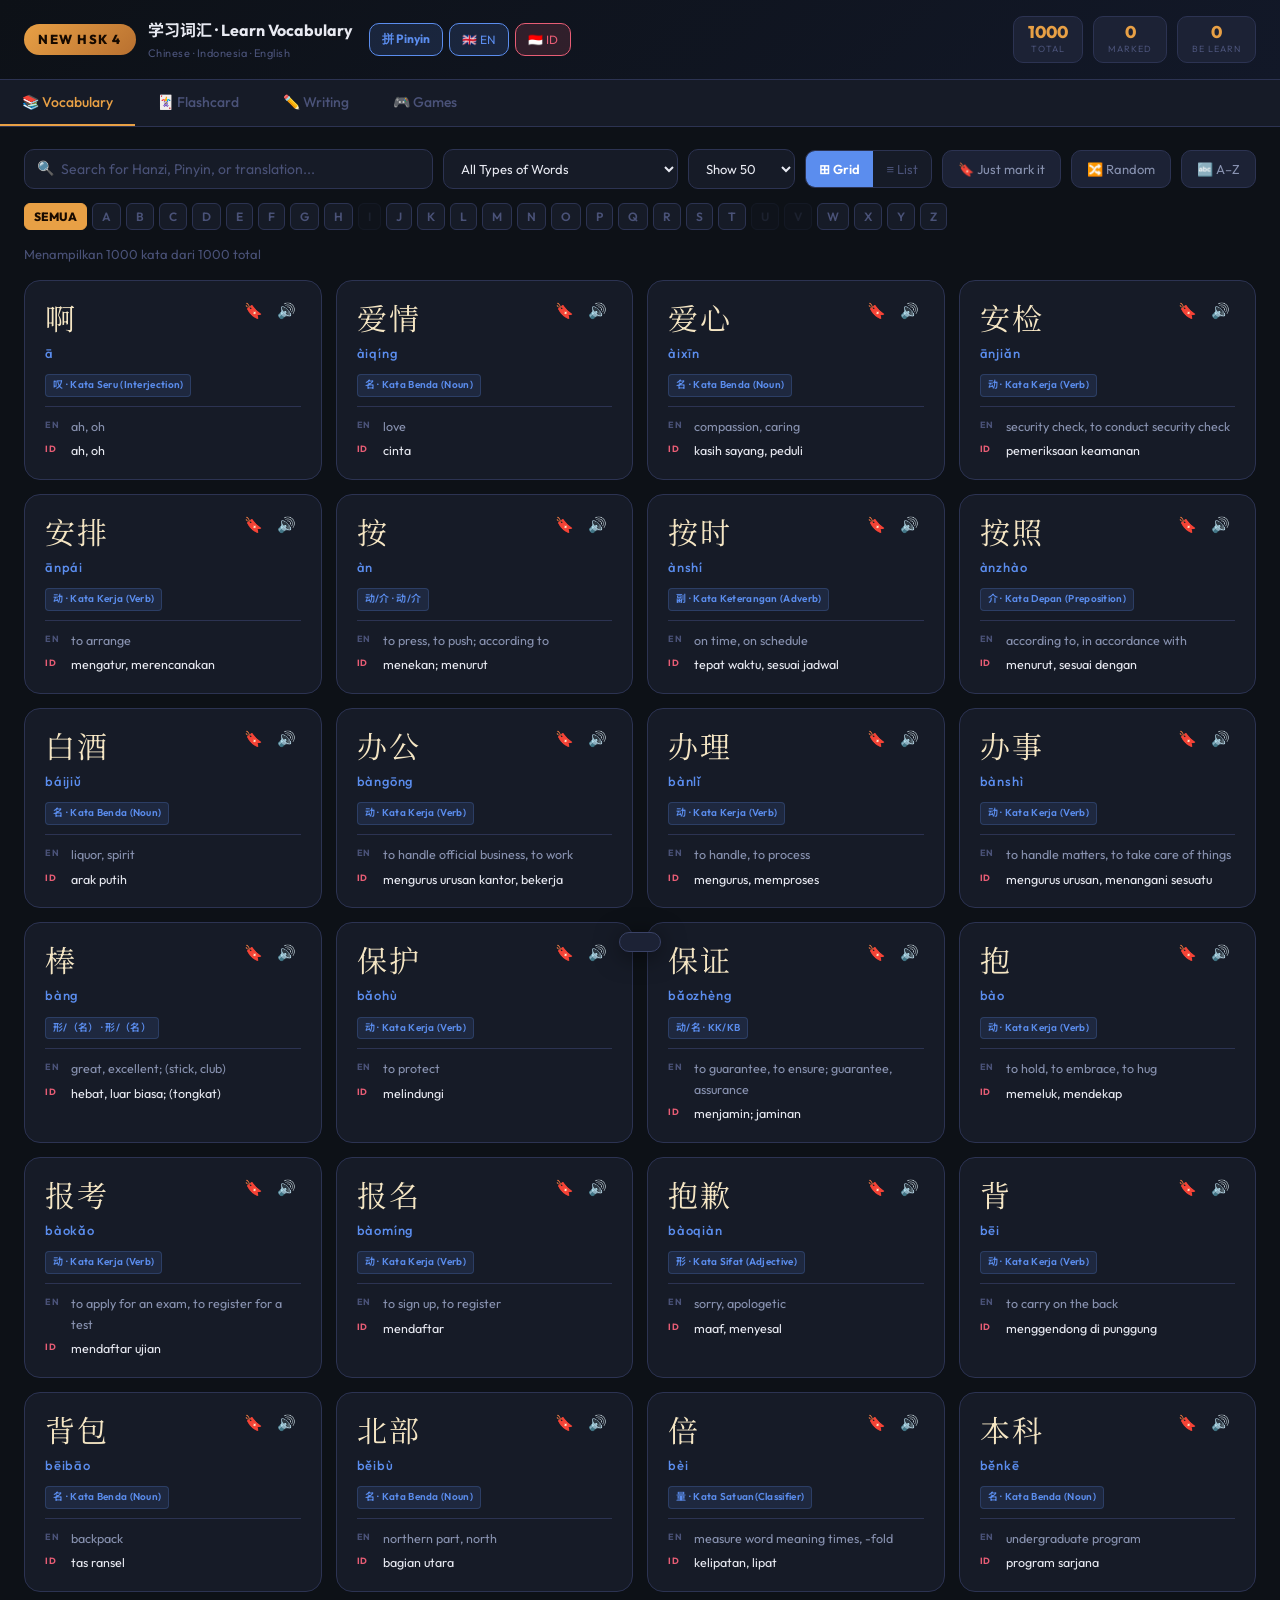
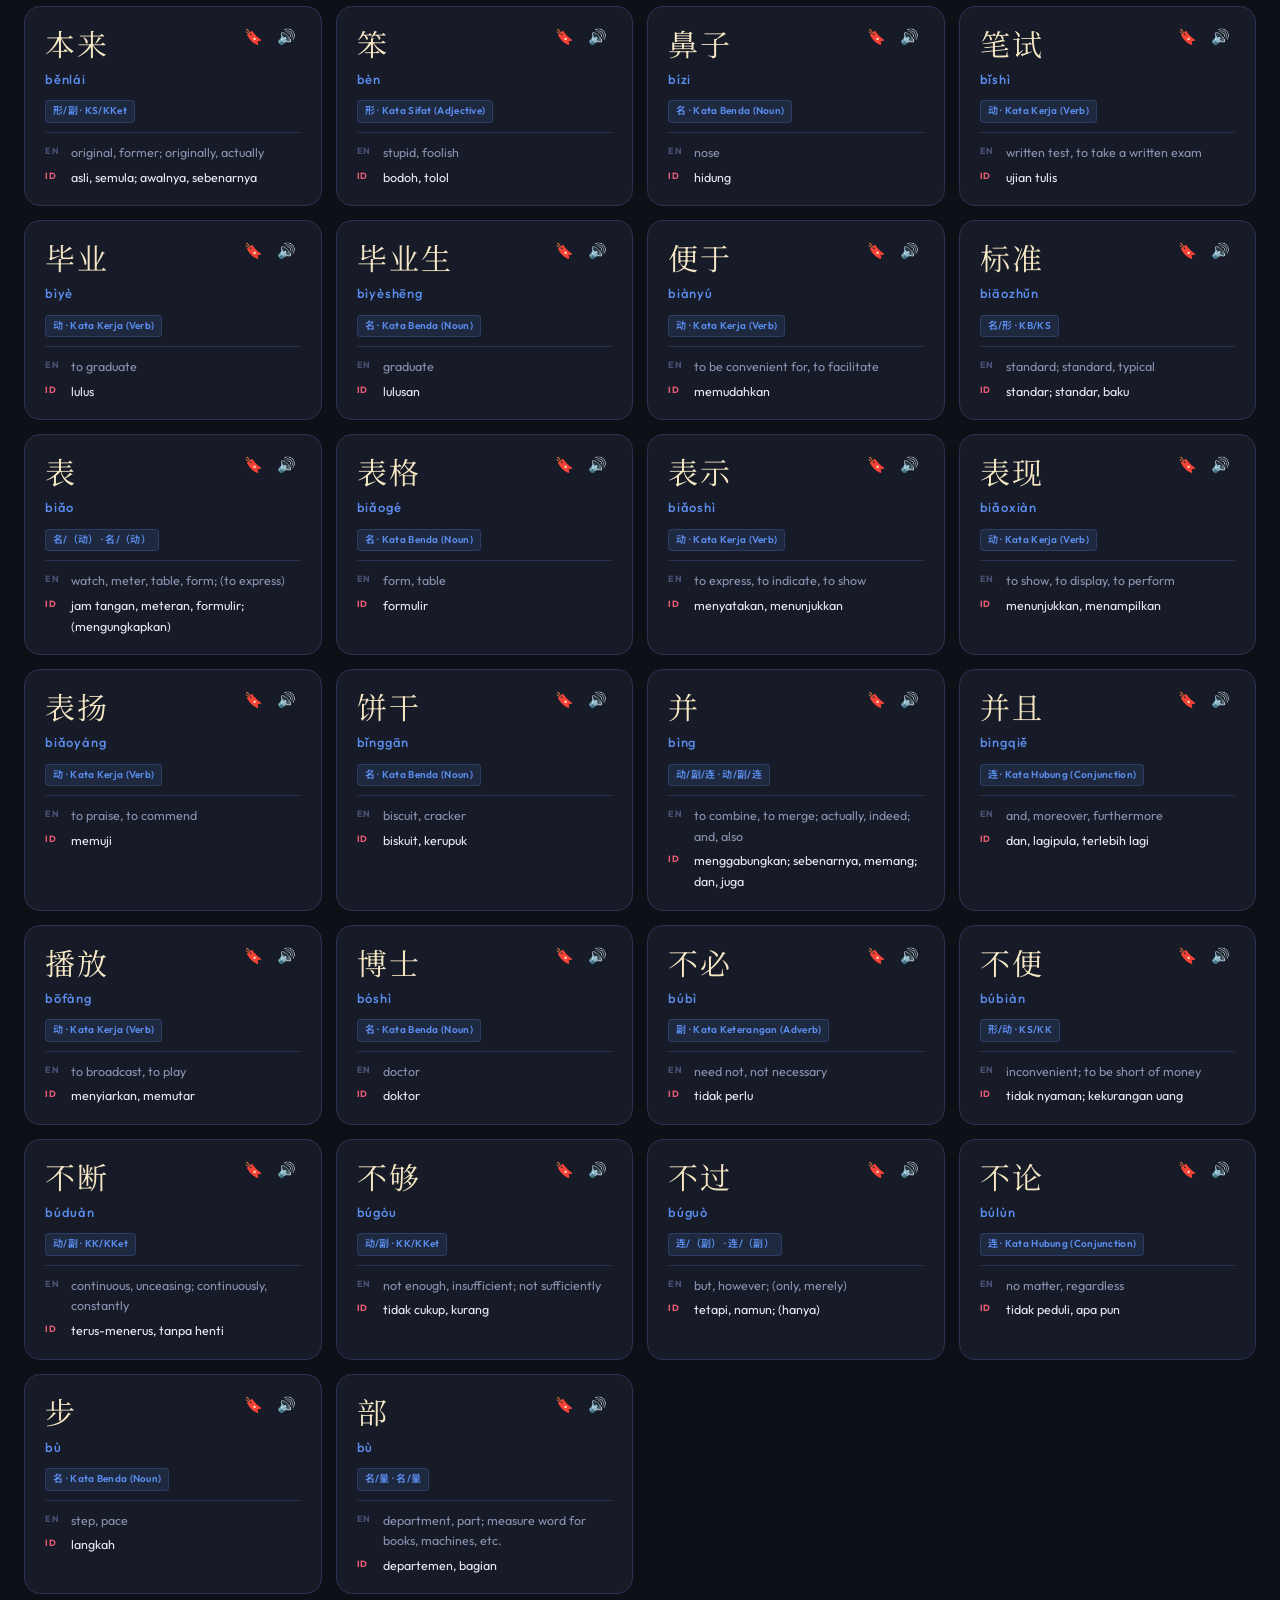
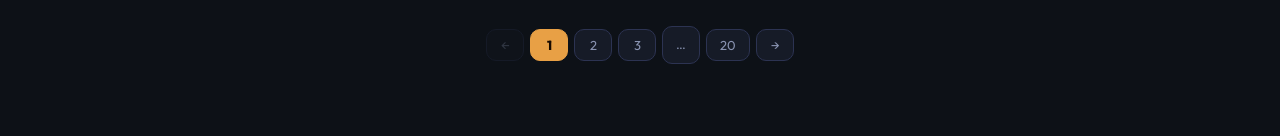
<file: hsk4.html>
<!DOCTYPE html>
<html lang="id">
<head>
<meta charset="UTF-8">
<meta name="viewport" content="width=device-width, initial-scale=1.0">
<title>New HSK 4 — Learn Chinese Vocabulary</title>
<link rel="preconnect" href="https://fonts.googleapis.com">
<link href="https://fonts.googleapis.com/css2?family=Noto+Serif+SC:wght@400;700&family=Noto+Sans+SC:wght@300;400;700&family=Outfit:wght@300;400;500;600;700;800&display=swap" rel="stylesheet">
<link rel="stylesheet" href="hsk4.css">
<link rel="stylesheet" href="games.css">
</head>
<body>

<!-- HEADER -->
<div class="header">
  <div class="header-inner">
    <div class="logo">
      <span class="logo-badge">New HSK 4</span>
      <div>
        <div class="logo-title">学习词汇 · Learn Vocabulary</div>
        <div class="logo-sub">Chinese · Indonesia · English</div>
      </div>
    </div>
    <div class="header-toggles">
      <button class="btn header-toggle-btn pinyin-toggle-btn active" id="togglePinyinBtn" onclick="togglePinyin()">拼 Pinyin</button>
      <button class="btn header-toggle-btn lang-btn active-en" id="toggleEnBtn" onclick="toggleLang('en')">🇬🇧 EN</button>
      <button class="btn header-toggle-btn lang-btn active-id" id="toggleIdBtn" onclick="toggleLang('id')">🇮🇩 ID</button>
    </div>
    <div class="header-stats">
      <div class="stat-chip"><span class="stat-num" id="totalCount">1000</span><span class="stat-label">Total</span></div>
      <div class="stat-chip"><span class="stat-num" id="bmCount">0</span><span class="stat-label">Marked</span></div>
      <div class="stat-chip"><span class="stat-num" id="learnedCount">0</span><span class="stat-label">Be learn</span></div>
    </div>
  </div>
</div>

<!-- NAV TABS -->
<div class="nav-tabs">
  <button class="nav-tab active" data-tab="browse" onclick="showTab('browse',this)">📚 Vocabulary</button>
  <button class="nav-tab" data-tab="flash" onclick="showTab('flash',this)">🃏 Flashcard</button>
  <button class="nav-tab" data-tab="ordering" onclick="showTab('ordering',this)">✏️ Writing</button>
  <button class="nav-tab" data-tab="games" onclick="showTab('games',this)">🎮 Games</button>
</div>

<!-- ===== BROWSE ===== -->
<div class="section active" id="tab-browse">
  <div class="controls">
    <div class="search-wrap">
      <span class="search-icon">🔍</span>
      <input type="text" id="searchInput" placeholder="Search for Hanzi, Pinyin, or translation...">
    </div>
    <select id="typeFilter">
      <option value="">All Types of Words</option>
      <option value="名">名 — Kata Benda (Noun)</option>
      <option value="动">动 — Kata Kerja (Verb)</option>
      <option value="形">形 — Kata Sifat (Adjective)</option>
      <option value="副">副 — Kata Keterangan (Adverb)</option>
      <option value="连">连 — Kata Hubung (Conjunction)</option>
      <option value="介">介 — Kata Depan (Preposition)</option>
      <option value="代">代 — Kata Ganti (Pronoun)</option>
      <option value="叹">叹 — Kata Seru (Interjection)</option>
      <option value="助">助 — Partikel (Particle)</option>
      <option value="量">量 — Kata Satuan (Classifier)</option>
    </select>
    <select id="pageSizeSelect" onchange="setPageSize(+this.value)">
      <option value="10">Show 10</option>
      <option value="20">Show 20</option>
      <option value="50" selected>Show 50</option>
      <option value="100">Show 100</option>
      <option value="200">Show 200</option>
      <option value="500">Show 500</option>
      <option value="1000">Show all</option>
    </select>
    <div class="mode-toggle">
      <button class="mode-btn active" id="modeGrid" onclick="setDisplayMode('grid')">⊞ Grid</button>
      <button class="mode-btn" id="modeList" onclick="setDisplayMode('list')">≡ List</button>
    </div>
    <button class="btn" id="bmOnlyBtn" onclick="toggleBmOnly()">🔖 Just mark it</button>
    <button class="btn" onclick="shuffleVocab()">🔀 Random</button>
    <button class="btn" id="sortAzBtn" onclick="sortAZ()">🔤 A–Z</button>
  </div>
  <div class="alpha-bar" id="alphaBar"></div>
  <div class="info-bar" id="resultCount"></div>
  <div id="listHeader" class="list-header" style="display:none;">
    <span>Hanzi</span><span>Pinyin</span><span>Indonesia</span><span>English</span><span>Type</span><span></span>
  </div>
  <div id="vocabContainer"></div>
  <div class="pagination" id="pagination"></div>
</div>

<!-- ===== FLASHCARD ===== -->
<div class="section" id="tab-flash">
  <div class="fc-wrap">
    <div class="fc-progress">
      <div class="prog-bar"><div class="prog-fill" id="fcFill" style="width:0%"></div></div>
      <span class="prog-text" id="fcProgText">0 / 0</span>
    </div>
    <div class="flashcard" id="flashcard" onclick="flipCard()">
      <div class="fc-inner">
        <div class="fc-face">
          <div class="fc-big-hanzi" id="fcHanzi">—</div>
          <div class="fc-big-pinyin" id="fcPinyin">—</div>
          <div class="fc-sub">Click to see the meaning</div>
        </div>
        <div class="fc-face fc-back">
          <div class="fc-type" id="fcType">—</div>
          <div class="fc-en" id="fcEn">—</div>
          <div class="fc-id" id="fcId">—</div>
        </div>
      </div>
    </div>
    <div class="kbd-hint">Space=back · ←→=navigation · Enter=know · X=don't know yet</div>
    <div class="fc-controls">
      <button class="fc-btn" onclick="fcPrev()">← Back</button>
      <button class="fc-btn skip" onclick="fcSkipFn()">✗ Don't know yet</button>
      <button class="fc-btn know" onclick="fcKnowFn()">✓ Already know</button>
      <button class="fc-btn" onclick="fcNext()">Skip →</button>
    </div>
    <div class="fc-meta" id="fcStats">✓ 0 sudah tahu &nbsp;·&nbsp; ✗ 0 don't know yet</div>
    <div class="fc-tool-row">
      <button class="btn" onclick="initFlashcards()">🔄 Restart</button>
      <button class="btn" id="fcBmOnlyBtn" onclick="toggleFcBmOnly()">🔖 Only those marked</button>
    </div>
  </div>
</div>

<!-- ===== ORDERING ===== -->
<div class="section" id="tab-ordering">
  <div class="wr-header">
    <h2>✏️ Word Ordering Exercise</h2>
    <p>Arrange the words into correct sentences. Each set of questions is randomly shuffled.</p>
  </div>

  <div class="wr-toolbar">
    <div class="wr-count-select">
      <span>Number of questions:</span>
      <select id="wrCountSelect">
        <option value="5">5 question</option>
        <option value="10" selected>10 question</option>
        <option value="15">15 question</option>
        <option value="20">20 question</option>
        <option value="50">All (50)</option>
      </select>
    </div>
    <button class="btn" onclick="restartOrdering()">🔄 New Session (Random)</button>
  </div>

  <div class="wr-progress">
    <div class="prog-bar"><div class="prog-fill" id="wrFill" style="width:0%"></div></div>
    <span class="prog-text" id="wrProgText">1 / 10</span>
    <div class="wr-score-chip">Skor: <span id="wrScore">0</span>/<span id="wrTotal">10</span></div>
  </div>

  <div id="wrGame">
    <div class="wr-card">
      <div class="wr-qnum" id="wrQnum">Question 1</div>
      <div class="wr-grammar-tag" id="wrGrammarTag"></div>
      <div class="wr-instruction">Arrange the following words into a correct sentence:</div>

      <div class="wr-label">📦 Arrange the following words from the Word Bank — click to add them to your answer — into a correct sentence:</div>
      <div class="wr-bank" id="wrBank"></div>

      <div class="wr-label">📝 Answer — click the word to return to the bank:</div>
      <div class="wr-answer-wrap" id="wrAnswer">
        <span class="wr-empty-hint">No word has been chosen yet…</span>
      </div>

      <div class="wr-btn-row">
        <button class="wr-btn primary" id="wrCheckBtn" onclick="checkOrdering()">✓ Check</button>
        <button class="wr-btn danger" id="wrClearBtn" onclick="clearOrdering()">↺ Delete All</button>
        <button class="wr-btn" id="wrNextBtn" onclick="nextOrdering()" style="display:none">→ Next Question</button>
      </div>
      <div class="wr-feedback" id="wrFeedback"></div>
    </div>
  </div>

  <div class="wr-result" id="wrResult">
    <div class="wr-result-stars" id="wrStars">🌟🌟🌟</div>
    <div class="wr-big-score" id="wrFinalScore">0/10</div>
    <div class="wr-result-msg" id="wrResultMsg">Completed!</div>
    <div class="wr-result-detail" id="wrResultDetail"></div>
    <button class="wr-btn primary" onclick="restartOrdering()" style="margin:0 auto;display:flex;">🔄 New Session (Random)</button>
  </div>
</div>

<div class="section" id="tab-games">
  <div class="gm-wrap"><div id="gmMenu"></div><div id="gmPlay" style="display:none"></div></div>
</div>

<!-- MODAL -->
<div class="modal-overlay" id="modal" onclick="closeModalBg(event)">
  <div class="modal">
    <button class="modal-close" onclick="closeModal()">✕</button>
    <div class="m-hanzi" id="mHanzi">—</div>
    <div class="m-pinyin" id="mPinyin">—</div>
    <div class="m-type" id="mType"></div>
    <div class="m-trans">
      <div class="m-row"><span class="m-lang en">EN</span><span class="m-text" id="mEn">—</span></div>
      <div class="m-row"><span class="m-lang id">ID</span><span class="m-text id" id="mId">—</span></div>
    </div>
    <div class="m-level" id="mLevel"></div>
      <div class="m-example" id="mExample" style="display:none;">
      <div class="m-ex-label">💬 Example sentence</div>
      <div class="m-ex-zh" id="mExZh"></div>
      <div class="m-ex-py" id="mExPy"></div>
      <div class="m-ex-row">
        <span class="m-lang id">ID</span>
        <span class="m-ex-trans" id="mExId"></span>
      </div>
      <div class="m-ex-row">
        <span class="m-lang en">EN</span>
        <span class="m-ex-trans" id="mExEn"></span>
      </div>
    </div>
    <div class="m-actions">
      <button class="m-btn" id="mBmBtn" onclick="toggleBmModal()">🔖 Mark</button>
      <button class="m-btn" onclick="speakModal()">🔊 Sound</button>
    </div>
  </div>
</div>

<div class="toast" id="toast"></div>

<script>
// ============================================================
//  DATA
// ============================================================
const VOCAB = [{"hanzi":"啊","pinyin":"ā","english":"ah, oh","type":"叹","level":"New HSK4","indonesian":"ah, oh"},{"hanzi":"爱情","pinyin":"àiqíng","english":"love","type":"名","level":"New HSK4","indonesian":"cinta"},{"hanzi":"爱心","pinyin":"àixīn","english":"compassion, caring","type":"名","level":"New HSK4","indonesian":"kasih sayang, peduli"},{"hanzi":"安检","pinyin":"ānjiǎn","english":"security check, to conduct security check","type":"动","level":"New HSK4","indonesian":"pemeriksaan keamanan"},{"hanzi":"安排","pinyin":"ānpái","english":"to arrange","type":"动","level":"New HSK4","indonesian":"mengatur, merencanakan"},{"hanzi":"按","pinyin":"àn","english":"to press, to push; according to","type":"动/介","level":"New HSK4","indonesian":"menekan; menurut"},{"hanzi":"按时","pinyin":"ànshí","english":"on time, on schedule","type":"副","level":"New HSK4","indonesian":"tepat waktu, sesuai jadwal"},{"hanzi":"按照","pinyin":"ànzhào","english":"according to, in accordance with","type":"介","level":"New HSK4","indonesian":"menurut, sesuai dengan"},{"hanzi":"白酒","pinyin":"báijiǔ","english":"liquor, spirit","type":"名","level":"New HSK4","indonesian":"arak putih"},{"hanzi":"办公","pinyin":"bàngōng","english":"to handle official business, to work","type":"动","level":"New HSK4","indonesian":"mengurus urusan kantor, bekerja"},{"hanzi":"办理","pinyin":"bànlǐ","english":"to handle, to process","type":"动","level":"New HSK4","indonesian":"mengurus, memproses"},{"hanzi":"办事","pinyin":"bànshì","english":"to handle matters, to take care of things","type":"动","level":"New HSK4","indonesian":"mengurus urusan, menangani sesuatu"},{"hanzi":"棒","pinyin":"bàng","english":"great, excellent; (stick, club)","type":"形/（名）","level":"New HSK4","indonesian":"hebat, luar biasa; (tongkat)"},{"hanzi":"保护","pinyin":"bǎohù","english":"to protect","type":"动","level":"New HSK4","indonesian":"melindungi"},{"hanzi":"保证","pinyin":"bǎozhèng","english":"to guarantee, to ensure; guarantee, assurance","type":"动/名","level":"New HSK4","indonesian":"menjamin; jaminan"},{"hanzi":"抱","pinyin":"bào","english":"to hold, to embrace, to hug","type":"动","level":"New HSK4","indonesian":"memeluk, mendekap"},{"hanzi":"报考","pinyin":"bàokǎo","english":"to apply for an exam, to register for a test","type":"动","level":"New HSK4","indonesian":"mendaftar ujian"},{"hanzi":"报名","pinyin":"bàomíng","english":"to sign up, to register","type":"动","level":"New HSK4","indonesian":"mendaftar"},{"hanzi":"抱歉","pinyin":"bàoqiàn","english":"sorry, apologetic","type":"形","level":"New HSK4","indonesian":"maaf, menyesal"},{"hanzi":"背","pinyin":"bēi","english":"to carry on the back","type":"动","level":"New HSK4","indonesian":"menggendong di punggung"},{"hanzi":"背包","pinyin":"bēibāo","english":"backpack","type":"名","level":"New HSK4","indonesian":"tas ransel"},{"hanzi":"北部","pinyin":"běibù","english":"northern part, north","type":"名","level":"New HSK4","indonesian":"bagian utara"},{"hanzi":"倍","pinyin":"bèi","english":"measure word meaning times, -fold","type":"量","level":"New HSK4","indonesian":"kelipatan, lipat"},{"hanzi":"本科","pinyin":"běnkē","english":"undergraduate program","type":"名","level":"New HSK4","indonesian":"program sarjana"},{"hanzi":"本来","pinyin":"běnlái","english":"original, former; originally, actually","type":"形/副","level":"New HSK4","indonesian":"asli, semula; awalnya, sebenarnya"},{"hanzi":"笨","pinyin":"bèn","english":"stupid, foolish","type":"形","level":"New HSK4","indonesian":"bodoh, tolol"},{"hanzi":"鼻子","pinyin":"bízi","english":"nose","type":"名","level":"New HSK4","indonesian":"hidung"},{"hanzi":"笔试","pinyin":"bǐshì","english":"written test, to take a written exam","type":"动","level":"New HSK4","indonesian":"ujian tulis"},{"hanzi":"毕业","pinyin":"bìyè","english":"to graduate","type":"动","level":"New HSK4","indonesian":"lulus"},{"hanzi":"毕业生","pinyin":"bìyèshēng","english":"graduate","type":"名","level":"New HSK4","indonesian":"lulusan"},{"hanzi":"便于","pinyin":"biànyú","english":"to be convenient for, to facilitate","type":"动","level":"New HSK4","indonesian":"memudahkan"},{"hanzi":"标准","pinyin":"biāozhǔn","english":"standard; standard, typical","type":"名/形","level":"New HSK4","indonesian":"standar; standar, baku"},{"hanzi":"表","pinyin":"biǎo","english":"watch, meter, table, form; (to express)","type":"名/（动）","level":"New HSK4","indonesian":"jam tangan, meteran, formulir; (mengungkapkan)"},{"hanzi":"表格","pinyin":"biǎogé","english":"form, table","type":"名","level":"New HSK4","indonesian":"formulir"},{"hanzi":"表示","pinyin":"biǎoshì","english":"to express, to indicate, to show","type":"动","level":"New HSK4","indonesian":"menyatakan, menunjukkan"},{"hanzi":"表现","pinyin":"biǎoxiàn","english":"to show, to display, to perform","type":"动","level":"New HSK4","indonesian":"menunjukkan, menampilkan"},{"hanzi":"表扬","pinyin":"biǎoyáng","english":"to praise, to commend","type":"动","level":"New HSK4","indonesian":"memuji"},{"hanzi":"饼干","pinyin":"bǐnggān","english":"biscuit, cracker","type":"名","level":"New HSK4","indonesian":"biskuit, kerupuk"},{"hanzi":"并","pinyin":"bìng","english":"to combine, to merge; actually, indeed; and, also","type":"动/副/连","level":"New HSK4","indonesian":"menggabungkan; sebenarnya, memang; dan, juga"},{"hanzi":"并且","pinyin":"bìngqiě","english":"and, moreover, furthermore","type":"连","level":"New HSK4","indonesian":"dan, lagipula, terlebih lagi"},{"hanzi":"播放","pinyin":"bōfàng","english":"to broadcast, to play","type":"动","level":"New HSK4","indonesian":"menyiarkan, memutar"},{"hanzi":"博士","pinyin":"bóshì","english":"doctor","type":"名","level":"New HSK4","indonesian":"doktor"},{"hanzi":"不必","pinyin":"búbì","english":"need not, not necessary","type":"副","level":"New HSK4","indonesian":"tidak perlu"},{"hanzi":"不便","pinyin":"búbiàn","english":"inconvenient; to be short of money","type":"形/动","level":"New HSK4","indonesian":"tidak nyaman; kekurangan uang"},{"hanzi":"不断","pinyin":"búduàn","english":"continuous, unceasing; continuously, constantly","type":"动/副","level":"New HSK4","indonesian":"terus-menerus, tanpa henti"},{"hanzi":"不够","pinyin":"búgòu","english":"not enough, insufficient; not sufficiently","type":"动/副","level":"New HSK4","indonesian":"tidak cukup, kurang"},{"hanzi":"不过","pinyin":"búguò","english":"but, however; (only, merely)","type":"连/（副）","level":"New HSK4","indonesian":"tetapi, namun; (hanya)"},{"hanzi":"不论","pinyin":"búlùn","english":"no matter, regardless","type":"连","level":"New HSK4","indonesian":"tidak peduli, apa pun"},{"hanzi":"步","pinyin":"bù","english":"step, pace","type":"名","level":"New HSK4","indonesian":"langkah"},{"hanzi":"部","pinyin":"bù","english":"department, part; measure word for books, machines, etc.","type":"名/量","level":"New HSK4","indonesian":"departemen, bagian"},{"hanzi":"不得不","pinyin":"bùdébù","english":"have to, cannot but","type":"副","level":"New HSK4","indonesian":"harus, terpaksa"},{"hanzi":"部分","pinyin":"bùfen","english":"part, portion","type":"名","level":"New HSK4","indonesian":"bagian, sebagian"},{"hanzi":"不管","pinyin":"bùguǎn","english":"no matter, regardless of","type":"连","level":"New HSK4","indonesian":"tidak peduli, apa pun"},{"hanzi":"不光","pinyin":"bùguāng","english":"not only; not only... (but also)","type":"副/连","level":"New HSK4","indonesian":"tidak hanya; tidak hanya... (tetapi juga)"},{"hanzi":"不仅","pinyin":"bùjǐn","english":"not only","type":"连","level":"New HSK4","indonesian":"tidak hanya"},{"hanzi":"不满","pinyin":"bùmǎn","english":"dissatisfied, displeased","type":"形","level":"New HSK4","indonesian":"tidak puas"},{"hanzi":"部门","pinyin":"bùmén","english":"department, unit","type":"名","level":"New HSK4","indonesian":"departemen, unit"},{"hanzi":"不如","pinyin":"bùrú","english":"not as good as, inferior to","type":"动","level":"New HSK4","indonesian":"tidak sebaik, lebih rendah dari"},{"hanzi":"擦","pinyin":"cā","english":"to wipe, to rub","type":"动","level":"New HSK4","indonesian":"mengelap, menggosok"},{"hanzi":"猜","pinyin":"cāi","english":"to guess","type":"动","level":"New HSK4","indonesian":"menebak"},{"hanzi":"材料","pinyin":"cáiliào","english":"material, data","type":"名","level":"New HSK4","indonesian":"bahan, materi"},{"hanzi":"参观","pinyin":"cānguān","english":"to visit, to tour","type":"动","level":"New HSK4","indonesian":"mengunjungi, berkeliling"},{"hanzi":"参赛","pinyin":"cānsài","english":"to enter a competition","type":"动","level":"New HSK4","indonesian":"mengikuti kompetisi"},{"hanzi":"餐厅","pinyin":"cāntīng","english":"restaurant, dining hall","type":"名","level":"New HSK4","indonesian":"restoran, kantin"},{"hanzi":"操场","pinyin":"cāochǎng","english":"playground","type":"名","level":"New HSK4","indonesian":"lapangan bermain"},{"hanzi":"厕所","pinyin":"cèsuǒ","english":"toilet, restroom","type":"名","level":"New HSK4","indonesian":"toilet"},{"hanzi":"查看","pinyin":"chákàn","english":"to check, to view","type":"动","level":"New HSK4","indonesian":"memeriksa, melihat"},{"hanzi":"茶叶","pinyin":"cháyè","english":"tea leaf","type":"名","level":"New HSK4","indonesian":"daun teh"},{"hanzi":"查找","pinyin":"cházhǎo","english":"to search for, to look up","type":"动","level":"New HSK4","indonesian":"mencari, menelusuri"},{"hanzi":"差点儿","pinyin":"chàdiǎnr","english":"poor, not good enough; almost, nearly","type":"形/副","level":"New HSK4","indonesian":"kurang bagus; hampir, nyaris"},{"hanzi":"产生","pinyin":"chǎnshēng","english":"to produce, to generate, to arise","type":"动","level":"New HSK4","indonesian":"menghasilkan, menimbulkan"},{"hanzi":"厂","pinyin":"chǎng","english":"factory, plant","type":"名","level":"New HSK4","indonesian":"pabrik"},{"hanzi":"场","pinyin":"chǎng","english":"measure word for events, performances, etc.","type":"量","level":"New HSK4","indonesian":"kata bantu bilangan untuk kejadian, pertunjukan"},{"hanzi":"超过","pinyin":"chāoguò","english":"to exceed, to surpass","type":"动","level":"New HSK4","indonesian":"melebihi, melampaui"},{"hanzi":"车速","pinyin":"chēsù","english":"vehicle speed","type":"名","level":"New HSK4","indonesian":"kecepatan kendaraan"},{"hanzi":"车位","pinyin":"chēwèi","english":"parking space","type":"名","level":"New HSK4","indonesian":"tempat parkir"},{"hanzi":"城","pinyin":"chéng","english":"city, town","type":"名","level":"New HSK4","indonesian":"kota"},{"hanzi":"乘","pinyin":"chéng","english":"to ride, to take, to multiply","type":"动","level":"New HSK4","indonesian":"naik, mengendarai, mengalikan"},{"hanzi":"成功","pinyin":"chénggōng","english":"to succeed; successful","type":"动/形","level":"New HSK4","indonesian":"berhasil; sukses"},{"hanzi":"乘客","pinyin":"chéngkè","english":"passenger","type":"名","level":"New HSK4","indonesian":"penumpang"},{"hanzi":"诚实","pinyin":"chéngshí","english":"honest","type":"形","level":"New HSK4","indonesian":"jujur"},{"hanzi":"成为","pinyin":"chéngwéi","english":"to become","type":"动","level":"New HSK4","indonesian":"menjadi"},{"hanzi":"乘坐","pinyin":"chéngzuò","english":"to ride, to take transportation","type":"动","level":"New HSK4","indonesian":"naik, menaiki kendaraan"},{"hanzi":"吃惊","pinyin":"chījīng","english":"to be startled, to be shocked","type":"动","level":"New HSK4","indonesian":"terkejut"},{"hanzi":"迟","pinyin":"chí","english":"late, delayed","type":"形","level":"New HSK4","indonesian":"terlambat"},{"hanzi":"重","pinyin":"chóng","english":"again, once more; (to repeat)","type":"副/（动）","level":"New HSK4","indonesian":"lagi, sekali lagi; (mengulangi)"},{"hanzi":"重新","pinyin":"chóngxīn","english":"again, anew","type":"副","level":"New HSK4","indonesian":"lagi"},{"hanzi":"出差","pinyin":"chūchāi","english":"to go on a business trip","type":"动","level":"New HSK4","indonesian":"dinas ke luar kota"},{"hanzi":"出口","pinyin":"chūkǒu","english":"exit; (to export)","type":"名/（动）","level":"New HSK4","indonesian":"keluar; (mengekspor)"},{"hanzi":"出现","pinyin":"chūxiàn","english":"to appear, to emerge","type":"动","level":"New HSK4","indonesian":"muncul"},{"hanzi":"出行","pinyin":"chūxíng","english":"to travel, to go out","type":"动","level":"New HSK4","indonesian":"bepergian, keluar rumah"},{"hanzi":"出租","pinyin":"chūzū","english":"to rent out","type":"动","level":"New HSK4","indonesian":"menyewakan"},{"hanzi":"厨房","pinyin":"chúfáng","english":"kitchen","type":"名","level":"New HSK4","indonesian":"dapur"},{"hanzi":"厨师","pinyin":"chúshī","english":"chef, cook","type":"名","level":"New HSK4","indonesian":"koki"},{"hanzi":"窗","pinyin":"chuāng","english":"window","type":"名","level":"New HSK4","indonesian":"jendela"},{"hanzi":"窗户","pinyin":"chuānghu","english":"window","type":"名","level":"New HSK4","indonesian":"jendela"},{"hanzi":"吹","pinyin":"chuī","english":"to blow","type":"动","level":"New HSK4","indonesian":"meniup"},{"hanzi":"词语","pinyin":"cíyǔ","english":"word, phrase","type":"名","level":"New HSK4","indonesian":"kata, ungkapan"},{"hanzi":"此","pinyin":"cǐ","english":"this","type":"代","level":"New HSK4","indonesian":"ini"},{"hanzi":"此次","pinyin":"cǐcì","english":"this time","type":"","level":"New HSK4","indonesian":"kali ini"},{"hanzi":"此外","pinyin":"cǐwài","english":"besides, in addition, moreover","type":"连","level":"New HSK4","indonesian":"selain itu, di samping itu"},{"hanzi":"从此","pinyin":"cóngcǐ","english":"from then on, since then","type":"副","level":"New HSK4","indonesian":"sejak saat itu"},{"hanzi":"从来","pinyin":"cónglái","english":"always, at all times","type":"副","level":"New HSK4","indonesian":"selalu, sepanjang waktu"},{"hanzi":"从中","pinyin":"cóngzhōng","english":"from among, from it","type":"副","level":"New HSK4","indonesian":"dari antaranya, darinya"},{"hanzi":"粗","pinyin":"cū","english":"coarse, rough, thick","type":"形","level":"New HSK4","indonesian":"kasar, tebal"},{"hanzi":"粗心","pinyin":"cūxīn","english":"careless","type":"形","level":"New HSK4","indonesian":"ceroboh"},{"hanzi":"村","pinyin":"cūn","english":"village","type":"名","level":"New HSK4","indonesian":"desa"},{"hanzi":"存","pinyin":"cún","english":"to store, to keep, to exist","type":"动","level":"New HSK4","indonesian":"menyimpan, menjaga, ada"},{"hanzi":"错过","pinyin":"cuòguò","english":"to miss, to let slip","type":"动","level":"New HSK4","indonesian":"melewatkan, kehilangan kesempatan"},{"hanzi":"错误","pinyin":"cuòwù","english":"wrong, mistaken; mistake, error","type":"形/名","level":"New HSK4","indonesian":"salah, keliru; kesalahan"},{"hanzi":"答应","pinyin":"dāying","english":"to agree, to promise, to reply","type":"动","level":"New HSK4","indonesian":"menyetujui, menjanjikan, menjawab"},{"hanzi":"答","pinyin":"dá","english":"to answer, to reply","type":"动","level":"New HSK4","indonesian":"menjawab"},{"hanzi":"答案","pinyin":"dá'àn","english":"answer, solution","type":"名","level":"New HSK4","indonesian":"jawaban, solusi"},{"hanzi":"达到","pinyin":"dádào","english":"to reach, to achieve","type":"动","level":"New HSK4","indonesian":"mencapai, meraih"},{"hanzi":"打招呼","pinyin":"dǎ zhāohu","english":"to greet, to say hello","type":"","level":"New HSK4","indonesian":"menyapa, memberi salam"},{"hanzi":"打败","pinyin":"dǎbài","english":"to defeat, to beat","type":"动","level":"New HSK4","indonesian":"mengalahkan"},{"hanzi":"打工","pinyin":"dǎgōng","english":"to work a temporary job","type":"动","level":"New HSK4","indonesian":"bekerja paruh waktu"},{"hanzi":"打扰","pinyin":"dǎrǎo","english":"to disturb, to bother","type":"动","level":"New HSK4","indonesian":"mengganggu"},{"hanzi":"打印","pinyin":"dǎyìn","english":"to print","type":"动","level":"New HSK4","indonesian":"mencetak"},{"hanzi":"打印机","pinyin":"dǎyìnjī","english":"printer","type":"名","level":"New HSK4","indonesian":"printer"},{"hanzi":"打折","pinyin":"dǎzhé","english":"to give a discount","type":"动","level":"New HSK4","indonesian":"memberi diskon"},{"hanzi":"打针","pinyin":"dǎzhēn","english":"to get an injection, to receive a shot","type":"动","level":"New HSK4","indonesian":"disuntik, menerima suntikan"},{"hanzi":"大巴","pinyin":"dàbā","english":"large bus, coach","type":"名","level":"New HSK4","indonesian":"bus besar"},{"hanzi":"大大","pinyin":"dàdà","english":"greatly, significantly","type":"副","level":"New HSK4","indonesian":"secara signifikan, jauh lebih"},{"hanzi":"大夫","pinyin":"dàifu","english":"doctor (medical)","type":"名","level":"New HSK4","indonesian":"dokter (medis)"},{"hanzi":"大量","pinyin":"dàliàng","english":"large quantity, a large amount","type":"形","level":"New HSK4","indonesian":"jumlah besar, banyak"},{"hanzi":"大赛","pinyin":"dàsài","english":"major competition, grand contest","type":"名","level":"New HSK4","indonesian":"kompetisi besar"},{"hanzi":"大厅","pinyin":"dàtīng","english":"hall, lobby","type":"名","level":"New HSK4","indonesian":"aula, lobi"},{"hanzi":"大约","pinyin":"dàyuē","english":"approximately, about","type":"副","level":"New HSK4","indonesian":"kira-kira, sekitar"},{"hanzi":"大自然","pinyin":"dàzìrán","english":"nature, the natural world","type":"名","level":"New HSK4","indonesian":"alam, dunia alami"},{"hanzi":"待","pinyin":"dāi","english":"to stay","type":"动","level":"New HSK4","indonesian":"tinggal, menetap"},{"hanzi":"戴","pinyin":"dài","english":"to wear, to put on","type":"动","level":"New HSK4","indonesian":"memakai (aksesoris)"},{"hanzi":"袋子","pinyin":"dàizi","english":"bag, sack","type":"名","level":"New HSK4","indonesian":"kantong, karung"},{"hanzi":"单位","pinyin":"dānwèi","english":"unit, department","type":"名","level":"New HSK4","indonesian":"unit, instansi"},{"hanzi":"当","pinyin":"dāng","english":"to serve as, to be; at the time of","type":"动/介","level":"New HSK4","indonesian":"bertugas sebagai; pada saat"},{"hanzi":"当时","pinyin":"dāngshí","english":"at that time, then","type":"名","level":"New HSK4","indonesian":"pada waktu itu, saat itu"},{"hanzi":"刀","pinyin":"dāo","english":"knife","type":"名","level":"New HSK4","indonesian":"pisau"},{"hanzi":"导游","pinyin":"dǎoyóu","english":"tour guide; to guide","type":"动/名","level":"New HSK4","indonesian":"pemandu wisata; memandu"},{"hanzi":"倒","pinyin":"dào","english":"to fall, to collapse; (however, but)","type":"动/（副）","level":"New HSK4","indonesian":"jatuh, roboh; (namun, tetapi)"},{"hanzi":"道","pinyin":"dào","english":"path, way, method; measure word for long objects","type":"名/量","level":"New HSK4","indonesian":"jalan, cara, metode; kata bantu bilangan untuk benda memanjang"},{"hanzi":"到底","pinyin":"dàodǐ","english":"finally, after all, to the end","type":"副","level":"New HSK4","indonesian":"akhirnya, pada akhirnya"},{"hanzi":"到来","pinyin":"dàolái","english":"to arrive","type":"动","level":"New HSK4","indonesian":"tiba"},{"hanzi":"道路","pinyin":"dàolù","english":"road, path","type":"名","level":"New HSK4","indonesian":"jalan, rute"},{"hanzi":"道歉","pinyin":"dàoqiàn","english":"to apologize","type":"动","level":"New HSK4","indonesian":"meminta maaf"},{"hanzi":"得意","pinyin":"déyì","english":"proud, complacent","type":"形","level":"New HSK4","indonesian":"bangga, puas diri"},{"hanzi":"登机","pinyin":"dēngjī","english":"to board a plane","type":"动","level":"New HSK4","indonesian":"naik pesawat"},{"hanzi":"等","pinyin":"děng","english":"and so on, etc.; (class, grade; measure word)","type":"助/（noun/classifier）","level":"New HSK4","indonesian":"dan lain-lain; (kelas, tingkat; kata bantu bilangan)"},{"hanzi":"等到","pinyin":"děngdào","english":"until, by the time","type":"介","level":"New HSK4","indonesian":"sampai, menunggu hingga"},{"hanzi":"低","pinyin":"dī","english":"low; to lower","type":"形/动","level":"New HSK4","indonesian":"rendah; menurunkan"},{"hanzi":"低价","pinyin":"dījià","english":"low price","type":"名","level":"New HSK4","indonesian":"harga rendah"},{"hanzi":"低温","pinyin":"dīwēn","english":"low temperature","type":"名","level":"New HSK4","indonesian":"suhu rendah"},{"hanzi":"低于","pinyin":"dīyú","english":"to be lower than","type":"动","level":"New HSK4","indonesian":"lebih rendah dari"},{"hanzi":"底","pinyin":"dǐ","english":"bottom, base","type":"名","level":"New HSK4","indonesian":"dasar, bawah"},{"hanzi":"底下","pinyin":"dǐxia","english":"below, underneath","type":"名","level":"New HSK4","indonesian":"di bawah"},{"hanzi":"地球","pinyin":"dìqiú","english":"earth","type":"名","level":"New HSK4","indonesian":"bumi"},{"hanzi":"地址","pinyin":"dìzhǐ","english":"address","type":"名","level":"New HSK4","indonesian":"alamat"},{"hanzi":"点名","pinyin":"diǎnmíng","english":"to call the roll, to mention by name","type":"动","level":"New HSK4","indonesian":"memanggil absen, menyebut nama"},{"hanzi":"点头","pinyin":"diǎntóu","english":"to nod","type":"动","level":"New HSK4","indonesian":"mengangguk"},{"hanzi":"电动车","pinyin":"diàndòngchē","english":"electric vehicle, e-bike","type":"名","level":"New HSK4","indonesian":"kendaraan listrik"},{"hanzi":"电视剧","pinyin":"diànshìjù","english":"TV drama","type":"名","level":"New HSK4","indonesian":"serial TV"},{"hanzi":"掉","pinyin":"diào","english":"to fall, to drop","type":"动","level":"New HSK4","indonesian":"jatuh, terjatuh"},{"hanzi":"调查","pinyin":"diàochá","english":"to investigate","type":"动","level":"New HSK4","indonesian":"menyelidiki"},{"hanzi":"订","pinyin":"dìng","english":"to order, to book","type":"动","level":"New HSK4","indonesian":"memesan"},{"hanzi":"定","pinyin":"dìng","english":"to fix, to set, to determine","type":"动","level":"New HSK4","indonesian":"menetapkan, menentukan"},{"hanzi":"东部","pinyin":"dōngbù","english":"eastern part","type":"名","level":"New HSK4","indonesian":"bagian timur"},{"hanzi":"动车","pinyin":"dòngchē","english":"high-speed train","type":"名","level":"New HSK4","indonesian":"kereta cepat"},{"hanzi":"动作","pinyin":"dòngzuò","english":"movement, action","type":"名","level":"New HSK4","indonesian":"gerakan, tindakan"},{"hanzi":"读者","pinyin":"dúzhě","english":"reader","type":"名","level":"New HSK4","indonesian":"pembaca"},{"hanzi":"堵车","pinyin":"dǔchē","english":"traffic jam","type":"动","level":"New HSK4","indonesian":"kemacetan lalu lintas"},{"hanzi":"度假","pinyin":"dùjià","english":"to go on vacation","type":"动","level":"New HSK4","indonesian":"berlibur"},{"hanzi":"肚子","pinyin":"dùzi","english":"belly, stomach","type":"名","level":"New HSK4","indonesian":"perut"},{"hanzi":"短信","pinyin":"duǎnxìn","english":"text message","type":"名","level":"New HSK4","indonesian":"pesan teks"},{"hanzi":"队","pinyin":"duì","english":"team, squad; (measure word for teams)","type":"名/（量）","level":"New HSK4","indonesian":"regu, tim; (kata bantu bilangan untuk tim)"},{"hanzi":"对方","pinyin":"duìfāng","english":"the other party, counterpart","type":"名","level":"New HSK4","indonesian":"pihak lain, lawan bicara"},{"hanzi":"对面","pinyin":"duìmiàn","english":"opposite side","type":"名","level":"New HSK4","indonesian":"sisi seberang"},{"hanzi":"对于","pinyin":"duìyú","english":"regarding, concerning","type":"介","level":"New HSK4","indonesian":"tentang, mengenai"},{"hanzi":"队员","pinyin":"duìyuán","english":"team member","type":"名","level":"New HSK4","indonesian":"anggota tim"},{"hanzi":"队长","pinyin":"duìzhǎng","english":"team leader","type":"名","level":"New HSK4","indonesian":"kapten tim"},{"hanzi":"顿","pinyin":"dùn","english":"measure word for meals, scolding; (to pause)","type":"量/（动）","level":"New HSK4","indonesian":"kata bantu bilangan untuk makan, teguran; (berhenti sejenak)"},{"hanzi":"多么","pinyin":"duōme","english":"how, so, what","type":"副","level":"New HSK4","indonesian":"betapa, alangkah"},{"hanzi":"多数","pinyin":"duōshù","english":"majority","type":"名","level":"New HSK4","indonesian":"mayoritas"},{"hanzi":"多样","pinyin":"duōyàng","english":"diverse, varied","type":"形","level":"New HSK4","indonesian":"beragam, bervariasi"},{"hanzi":"而","pinyin":"ér","english":"but, and, yet","type":"连","level":"New HSK4","indonesian":"tetapi, dan"},{"hanzi":"儿童","pinyin":"értóng","english":"child","type":"名","level":"New HSK4","indonesian":"anak-anak"},{"hanzi":"发出","pinyin":"fāchū","english":"to send out, to issue","type":"动","level":"New HSK4","indonesian":"mengeluarkan, mengirim"},{"hanzi":"发送","pinyin":"fāsòng","english":"to send","type":"动","level":"New HSK4","indonesian":"mengirim"},{"hanzi":"法","pinyin":"fǎ","english":"law","type":"名","level":"New HSK4","indonesian":"hukum"},{"hanzi":"法律","pinyin":"fǎlǜ","english":"law","type":"名","level":"New HSK4","indonesian":"hukum"},{"hanzi":"翻译","pinyin":"fānyì","english":"to translate; translation","type":"动/名","level":"New HSK4","indonesian":"menerjemahkan; terjemahan"},{"hanzi":"烦","pinyin":"fán","english":"annoyed, vexed; to bother","type":"形/动","level":"New HSK4","indonesian":"kesal, jengkel; mengganggu"},{"hanzi":"烦恼","pinyin":"fánnǎo","english":"worried, distressed","type":"形","level":"New HSK4","indonesian":"khawatir, gelisah"},{"hanzi":"反对","pinyin":"fǎnduì","english":"to oppose, to be against","type":"动","level":"New HSK4","indonesian":"menentang, tidak setuju"},{"hanzi":"方面","pinyin":"fāngmiàn","english":"aspect, side","type":"名","level":"New HSK4","indonesian":"aspek, sisi"},{"hanzi":"方式","pinyin":"fāngshì","english":"way, method","type":"名","level":"New HSK4","indonesian":"cara, metode"},{"hanzi":"房东","pinyin":"fángdōng","english":"landlord","type":"名","level":"New HSK4","indonesian":"pemilik rumah sewa"},{"hanzi":"房租","pinyin":"fángzū","english":"rent","type":"名","level":"New HSK4","indonesian":"uang sewa rumah"},{"hanzi":"放弃","pinyin":"fàngqì","english":"to give up","type":"动","level":"New HSK4","indonesian":"menyerah, melepaskan"},{"hanzi":"放松","pinyin":"fàngsōng","english":"to relax","type":"动","level":"New HSK4","indonesian":"bersantai"},{"hanzi":"费","pinyin":"fèi","english":"fee, expense; to spend","type":"名/动","level":"New HSK4","indonesian":"biaya; menghabiskan"},{"hanzi":"费用","pinyin":"fèiyong","english":"cost, expense","type":"名","level":"New HSK4","indonesian":"biaya, ongkos"},{"hanzi":"分数","pinyin":"fēnshù","english":"score, grade, fraction","type":"名","level":"New HSK4","indonesian":"nilai, skor, pecahan"},{"hanzi":"分为","pinyin":"fēnwéi","english":"to be divided into","type":"动","level":"New HSK4","indonesian":"terbagi menjadi"},{"hanzi":"份","pinyin":"fèn","english":"measure word for copies, shares","type":"量","level":"New HSK4","indonesian":"kata bantu bilangan untuk salinan, bagian"},{"hanzi":"丰富","pinyin":"fēngfù","english":"rich, abundant","type":"形","level":"New HSK4","indonesian":"kaya, melimpah"},{"hanzi":"风景","pinyin":"fēngjǐng","english":"scenery, landscape","type":"名","level":"New HSK4","indonesian":"pemandangan, lanskap"},{"hanzi":"否则","pinyin":"fǒuzé","english":"otherwise, if not","type":"连","level":"New HSK4","indonesian":"jika tidak"},{"hanzi":"幅","pinyin":"fú","english":"measure word for paintings, photos, etc.","type":"量","level":"New HSK4","indonesian":"kata bantu bilangan untuk lukisan, foto"},{"hanzi":"符合","pinyin":"fúhé","english":"to conform to, to match","type":"动","level":"New HSK4","indonesian":"sesuai dengan, cocok dengan"},{"hanzi":"付","pinyin":"fù","english":"to pay","type":"动","level":"New HSK4","indonesian":"membayar"},{"hanzi":"父母","pinyin":"fùmǔ","english":"parents","type":"名","level":"New HSK4","indonesian":"orang tua"},{"hanzi":"父女","pinyin":"fùnǚ","english":"father and daughter","type":"名","level":"New HSK4","indonesian":"ayah dan anak perempuan"},{"hanzi":"父亲","pinyin":"fùqīn","english":"father","type":"名","level":"New HSK4","indonesian":"ayah"},{"hanzi":"复印","pinyin":"fùyìn","english":"to photocopy, to duplicate","type":"动","level":"New HSK4","indonesian":"memfotokopi"},{"hanzi":"复杂","pinyin":"fùzá","english":"complicated, complex","type":"形","level":"New HSK4","indonesian":"rumit, kompleks"},{"hanzi":"负责","pinyin":"fùzé","english":"to be responsible; responsible","type":"动/形","level":"New HSK4","indonesian":"bertanggung jawab; bertanggung jawab"},{"hanzi":"负责人","pinyin":"fùzérén","english":"person in charge","type":"名","level":"New HSK4","indonesian":"penanggung jawab"},{"hanzi":"父子","pinyin":"fùzǐ","english":"father and son","type":"名","level":"New HSK4","indonesian":"ayah dan anak laki-laki"},{"hanzi":"改","pinyin":"gǎi","english":"to change, to alter","type":"动","level":"New HSK4","indonesian":"mengubah, memperbaiki"},{"hanzi":"改变","pinyin":"gǎibiàn","english":"to change","type":"动","level":"New HSK4","indonesian":"mengubah"},{"hanzi":"干","pinyin":"gān","english":"dry; (dried food)","type":"形/（名）","level":"New HSK4","indonesian":"kering; (makanan kering)"},{"hanzi":"干杯","pinyin":"gānbēi","english":"to toast, cheers","type":"动","level":"New HSK4","indonesian":"bersulang"},{"hanzi":"赶","pinyin":"gǎn","english":"to hurry, to catch up","type":"动","level":"New HSK4","indonesian":"bergegas, mengejar"},{"hanzi":"敢","pinyin":"gǎn","english":"to dare","type":"动","level":"New HSK4","indonesian":"berani"},{"hanzi":"感","pinyin":"gǎn","english":"sense, feeling, as suffix","type":"尾","level":"New HSK4","indonesian":"rasa, perasaan, sebagai akhiran"},{"hanzi":"感动","pinyin":"gǎndòng","english":"moved, touched; to move, to touch","type":"形/动","level":"New HSK4","indonesian":"tersentuh, terharu; menyentuh, menggerakkan hati"},{"hanzi":"赶紧","pinyin":"gǎnjǐn","english":"quickly, promptly","type":"副","level":"New HSK4","indonesian":"segera, buru-buru"},{"hanzi":"感觉","pinyin":"gǎnjué","english":"feeling, sense; to feel","type":"名/动","level":"New HSK4","indonesian":"perasaan, rasa; merasakan"},{"hanzi":"赶快","pinyin":"gǎnkuài","english":"quickly, at once","type":"副","level":"New HSK4","indonesian":"segera, cepat-cepat"},{"hanzi":"感情","pinyin":"gǎnqíng","english":"emotion, feeling","type":"名","level":"New HSK4","indonesian":"perasaan, emosi"},{"hanzi":"感人","pinyin":"gǎnrén","english":"touching, moving","type":"形","level":"New HSK4","indonesian":"menyentuh hati, mengharukan"},{"hanzi":"赶上","pinyin":"gǎnshàng","english":"to catch up, to keep up with","type":"动","level":"New HSK4","indonesian":"mengejar, mengikuti"},{"hanzi":"感受","pinyin":"gǎnshòu","english":"feeling, experience; to feel","type":"动/名","level":"New HSK4","indonesian":"perasaan, pengalaman; merasakan"},{"hanzi":"感谢","pinyin":"gǎnxiè","english":"to thank","type":"动","level":"New HSK4","indonesian":"berterima kasih"},{"hanzi":"干活儿","pinyin":"gànhuór","english":"to work","type":"动","level":"New HSK4","indonesian":"bekerja"},{"hanzi":"钢琴","pinyin":"gāngqín","english":"piano","type":"名","level":"New HSK4","indonesian":"piano"},{"hanzi":"高价","pinyin":"gāojià","english":"high price","type":"名","level":"New HSK4","indonesian":"harga tinggi"},{"hanzi":"高考","pinyin":"gāokǎo","english":"Gaokao, college entrance examination","type":"名","level":"New HSK4","indonesian":"Gaokao, ujian masuk perguruan tinggi"},{"hanzi":"高速","pinyin":"gāosù","english":"high speed","type":"形","level":"New HSK4","indonesian":"kecepatan tinggi"},{"hanzi":"高温","pinyin":"gāowēn","english":"high temperature","type":"名","level":"New HSK4","indonesian":"suhu tinggi"},{"hanzi":"高于","pinyin":"gāoyú","english":"higher than, above","type":"动","level":"New HSK4","indonesian":"lebih tinggi dari"},{"hanzi":"胳膊","pinyin":"gēbo","english":"arm","type":"名","level":"New HSK4","indonesian":"lengan"},{"hanzi":"歌声","pinyin":"gēshēng","english":"sound of singing, song","type":"名","level":"New HSK4","indonesian":"suara nyanyian, lagu"},{"hanzi":"歌手","pinyin":"gēshǒu","english":"singer","type":"名","level":"New HSK4","indonesian":"penyanyi"},{"hanzi":"各","pinyin":"gè","english":"each, every; respectively","type":"代/副","level":"New HSK4","indonesian":"setiap, masing-masing; secara berturut-turut"},{"hanzi":"各地","pinyin":"gèdì","english":"various places","type":"名","level":"New HSK4","indonesian":"berbagai tempat"},{"hanzi":"各个","pinyin":"gègè","english":"each, every; one by one","type":"代/副","level":"New HSK4","indonesian":"setiap, masing-masing; satu per satu"},{"hanzi":"各位","pinyin":"gèwèi","english":"everyone, all (respectful)","type":"代","level":"New HSK4","indonesian":"semua orang (sopan)"},{"hanzi":"各种","pinyin":"gèzhǒng","english":"various kinds, all kinds","type":"代","level":"New HSK4","indonesian":"berbagai jenis, segala macam"},{"hanzi":"更加","pinyin":"gèngjiā","english":"more, even more","type":"副","level":"New HSK4","indonesian":"lebih, semakin"},{"hanzi":"工厂","pinyin":"gōngchǎng","english":"factory","type":"名","level":"New HSK4","indonesian":"pabrik"},{"hanzi":"功夫","pinyin":"gōngfu","english":"kung fu, skill, effort","type":"名","level":"New HSK4","indonesian":"kung fu, keterampilan, usaha"},{"hanzi":"公共","pinyin":"gōnggòng","english":"public, common","type":"形","level":"New HSK4","indonesian":"umum, publik"},{"hanzi":"功课","pinyin":"gōngkè","english":"schoolwork, homework","type":"名","level":"New HSK4","indonesian":"pekerjaan rumah, tugas sekolah"},{"hanzi":"公里","pinyin":"gōnglǐ","english":"kilometer","type":"量","level":"New HSK4","indonesian":"kilometer"},{"hanzi":"公路","pinyin":"gōnglù","english":"highway, road","type":"名","level":"New HSK4","indonesian":"jalan raya"},{"hanzi":"工人","pinyin":"gōngrén","english":"worker","type":"名","level":"New HSK4","indonesian":"pekerja"},{"hanzi":"工资","pinyin":"gōngzī","english":"wage, salary","type":"名","level":"New HSK4","indonesian":"upah, gaji"},{"hanzi":"共","pinyin":"gòng","english":"together, in total","type":"副","level":"New HSK4","indonesian":"bersama-sama, total"},{"hanzi":"共同","pinyin":"gòngtóng","english":"common, joint","type":"形","level":"New HSK4","indonesian":"bersama, gabungan"},{"hanzi":"够","pinyin":"gòu","english":"enough; sufficiently","type":"动/副","level":"New HSK4","indonesian":"cukup; secukupnya"},{"hanzi":"购买","pinyin":"gòumǎi","english":"to purchase","type":"动","level":"New HSK4","indonesian":"membeli"},{"hanzi":"购物","pinyin":"gòuwù","english":"to shop","type":"动","level":"New HSK4","indonesian":"berbelanja"},{"hanzi":"估计","pinyin":"gūjì","english":"to estimate, to guess","type":"动","level":"New HSK4","indonesian":"memperkirakan, menduga"},{"hanzi":"姑娘","pinyin":"gūniang","english":"girl","type":"名","level":"New HSK4","indonesian":"gadis"},{"hanzi":"鼓励","pinyin":"gǔlì","english":"to encourage","type":"动","level":"New HSK4","indonesian":"mendorong, memotivasi"},{"hanzi":"顾客","pinyin":"gùkè","english":"customer","type":"名","level":"New HSK4","indonesian":"pelanggan"},{"hanzi":"故意","pinyin":"gùyì","english":"deliberately, on purpose","type":"副","level":"New HSK4","indonesian":"dengan sengaja"},{"hanzi":"挂","pinyin":"guà","english":"to hang, to suspend","type":"动","level":"New HSK4","indonesian":"menggantung"},{"hanzi":"关键","pinyin":"guānjiàn","english":"crux; key, crucial","type":"名/形","level":"New HSK4","indonesian":"inti, kunci; kunci, penting"},{"hanzi":"观看","pinyin":"guānkàn","english":"to watch, to view","type":"动","level":"New HSK4","indonesian":"menonton, melihat"},{"hanzi":"观众","pinyin":"guānzhòng","english":"audience","type":"名","level":"New HSK4","indonesian":"penonton"},{"hanzi":"管","pinyin":"guǎn","english":"control, manage, care about, bother with; (pipe, tube); (measure word for tubular objects)","type":"动/（noun/classifier）","level":"New HSK4","indonesian":"mengontrol, mengelola, peduli; (pipa); (kata bantu bilangan untuk benda berbentuk pipa)"},{"hanzi":"管理","pinyin":"guǎnlǐ","english":"manage","type":"动","level":"New HSK4","indonesian":"mengelola"},{"hanzi":"光","pinyin":"guāng","english":"light, ray, smooth, shiny, used up; bare, expose; only, merely, solely","type":"名/形/动/副","level":"New HSK4","indonesian":"cahaya, sinar, halus, mengilap, habis; telanjang, terbuka; hanya, semata-mata"},{"hanzi":"广播","pinyin":"guǎngbō","english":"broadcast, air; radio broadcast, broadcasting","type":"动/名","level":"New HSK4","indonesian":"siaran; menyiarkan"},{"hanzi":"广告","pinyin":"guǎnggào","english":"advertisement","type":"名","level":"New HSK4","indonesian":"iklan"},{"hanzi":"逛","pinyin":"guàng","english":"stroll, roam, browse, shop around","type":"动","level":"New HSK4","indonesian":"berjalan-jalan, melihat-lihat, berbelanja"},{"hanzi":"规定","pinyin":"guīdìng","english":"stipulate, prescribe, set rules; regulation, rule, stipulation","type":"动/名","level":"New HSK4","indonesian":"menetapkan, mengatur aturan; peraturan, ketentuan"},{"hanzi":"国籍","pinyin":"guójí","english":"nationality","type":"名","level":"New HSK4","indonesian":"kewarganegaraan"},{"hanzi":"国际","pinyin":"guójì","english":"international; world","type":"形/名","level":"New HSK4","indonesian":"internasional; dunia"},{"hanzi":"果汁","pinyin":"guǒzhī","english":"fruit juice","type":"名","level":"New HSK4","indonesian":"jus buah"},{"hanzi":"过程","pinyin":"guòchéng","english":"process","type":"名","level":"New HSK4","indonesian":"proses"},{"hanzi":"海洋","pinyin":"hǎiyáng","english":"ocean, sea","type":"名","level":"New HSK4","indonesian":"lautan"},{"hanzi":"害羞","pinyin":"hàixiū","english":"shy, bashful","type":"形","level":"New HSK4","indonesian":"malu, pemalu"},{"hanzi":"寒假","pinyin":"hánjià","english":"the winter vacation","type":"名","level":"New HSK4","indonesian":"liburan musim dingin"},{"hanzi":"寒冷","pinyin":"hánlěng","english":"cold, frigid, chilly","type":"形","level":"New HSK4","indonesian":"dingin, sangat dingin"},{"hanzi":"喊","pinyin":"hǎn","english":"shout","type":"动","level":"New HSK4","indonesian":"berteriak"},{"hanzi":"汗","pinyin":"hàn","english":"sweat","type":"名","level":"New HSK4","indonesian":"keringat"},{"hanzi":"航班","pinyin":"hángbān","english":"flight","type":"名","level":"New HSK4","indonesian":"penerbangan"},{"hanzi":"好处","pinyin":"hǎochù","english":"benefit","type":"名","level":"New HSK4","indonesian":"manfaat"},{"hanzi":"好好","pinyin":"hǎohǎo","english":"good, nice, proper; well, thoroughly, serious, all out","type":"形/副","level":"New HSK4","indonesian":"baik, layak, tepat; dengan baik, secara menyeluruh, sungguh-sungguh"},{"hanzi":"好笑","pinyin":"hǎoxiào","english":"funny, ridiculous","type":"形","level":"New HSK4","indonesian":"lucu, konyol"},{"hanzi":"合格","pinyin":"hégé","english":"qualified","type":"形","level":"New HSK4","indonesian":"memenuhi syarat"},{"hanzi":"盒子","pinyin":"hézi","english":"box","type":"名","level":"New HSK4","indonesian":"kotak"},{"hanzi":"红包","pinyin":"hóngbāo","english":"red envelope, red packet","type":"名","level":"New HSK4","indonesian":"amplop merah, angpau"},{"hanzi":"厚","pinyin":"hòu","english":"thick","type":"形","level":"New HSK4","indonesian":"tebal"},{"hanzi":"后悔","pinyin":"hòuhuǐ","english":"regret","type":"动","level":"New HSK4","indonesian":"menyesal"},{"hanzi":"忽然","pinyin":"hūrán","english":"suddenly","type":"副","level":"New HSK4","indonesian":"tiba-tiba"},{"hanzi":"互联网","pinyin":"hùliánwǎng","english":"Internet","type":"名","level":"New HSK4","indonesian":"Internet"},{"hanzi":"护士","pinyin":"hùshi","english":"nurse","type":"名","level":"New HSK4","indonesian":"perawat"},{"hanzi":"互相","pinyin":"hùxiāng","english":"each other","type":"副","level":"New HSK4","indonesian":"satu sama lain"},{"hanzi":"话剧","pinyin":"huàjù","english":"drama","type":"名","level":"New HSK4","indonesian":"drama panggung"},{"hanzi":"怀疑","pinyin":"huáiyí","english":"doubt","type":"动","level":"New HSK4","indonesian":"meragukan, curiga"},{"hanzi":"坏处","pinyin":"huàichù","english":"disadvantage, harm","type":"名","level":"New HSK4","indonesian":"kerugian, bahaya"},{"hanzi":"环保","pinyin":"huánbǎo","english":"environmental protection; environmentally friendly, green","type":"名/形","level":"New HSK4","indonesian":"perlindungan lingkungan; ramah lingkungan"},{"hanzi":"换乘","pinyin":"huànchéng","english":"transfer, change","type":"动","level":"New HSK4","indonesian":"berpindah (kendaraan)"},{"hanzi":"回复","pinyin":"huífù","english":"reply","type":"动","level":"New HSK4","indonesian":"membalas, membalas pesan"},{"hanzi":"回信","pinyin":"huíxìn","english":"reply to a letter, write back; reply letter, response","type":"动/名","level":"New HSK4","indonesian":"membalas surat; surat balasan"},{"hanzi":"回忆","pinyin":"huíyì","english":"memory","type":"动","level":"New HSK4","indonesian":"kenangan, mengenang"},{"hanzi":"会员","pinyin":"huìyuán","english":"membership","type":"名","level":"New HSK4","indonesian":"keanggotaan"},{"hanzi":"活","pinyin":"huó","english":"live; alive, living, flexible; work, job, livelihood","type":"动/形/名","level":"New HSK4","indonesian":"hidup; hidup, fleksibel; kerja, pekerjaan, penghidupan"},{"hanzi":"活动","pinyin":"huódòng","english":"move, exercise, be active; activity, event, exercise","type":"动/名","level":"New HSK4","indonesian":"bergerak, berolahraga, aktif; kegiatan, acara"},{"hanzi":"活泼","pinyin":"huópō","english":"lively","type":"形","level":"New HSK4","indonesian":"lincah, ceria"},{"hanzi":"火","pinyin":"huǒ","english":"fire; urgent, popular, hot","type":"名/形","level":"New HSK4","indonesian":"api; mendesak, populer, panas"},{"hanzi":"货","pinyin":"huò","english":"goods, commodity, money","type":"名","level":"New HSK4","indonesian":"barang, komoditas, uang"},{"hanzi":"获得","pinyin":"huòdé","english":"get","type":"动","level":"New HSK4","indonesian":"mendapatkan"},{"hanzi":"获奖","pinyin":"huòjiǎng","english":"win a prize, receive an award","type":"动","level":"New HSK4","indonesian":"memenangkan penghargaan"},{"hanzi":"获取","pinyin":"huòqǔ","english":"gain, obtain","type":"动","level":"New HSK4","indonesian":"memperoleh, mendapatkan"},{"hanzi":"基本","pinyin":"jīběn","english":"basic, fundamental, essential; basically, essentially, on the whole","type":"形/副","level":"New HSK4","indonesian":"dasar, mendasar; pada dasarnya"},{"hanzi":"基本上","pinyin":"jīběnshàng","english":"basically","type":"副","level":"New HSK4","indonesian":"pada dasarnya"},{"hanzi":"基础","pinyin":"jīchǔ","english":"basics","type":"名","level":"New HSK4","indonesian":"dasar-dasar"},{"hanzi":"激动","pinyin":"jīdòng","english":"excited, agitated, emotionally moved; to excite, to agitate, to move (emotionally)","type":"形/动","level":"New HSK4","indonesian":"bersemangat, terharu; membangkitkan, menggerakkan hati"},{"hanzi":"积极","pinyin":"jījí","english":"positive","type":"形","level":"New HSK4","indonesian":"positif"},{"hanzi":"积累","pinyin":"jīlěi","english":"to accumulate, to build up, to amass","type":"动","level":"New HSK4","indonesian":"mengumpulkan, menumpuk"},{"hanzi":"及时","pinyin":"jíshí","english":"timely, prompt, in time; without delay, promptly, in a timely manner","type":"形/副","level":"New HSK4","indonesian":"tepat waktu, segera; tanpa penundaan"},{"hanzi":"即使","pinyin":"jíshǐ","english":"even if","type":"连","level":"New HSK4","indonesian":"bahkan jika"},{"hanzi":"既","pinyin":"jì","english":"already, since; both ... and ..., as well as (used in the pattern 既...又/也...)","type":"副/连","level":"New HSK4","indonesian":"sudah, sejak; baik ... maupun ... (pola 既...又/也...)"},{"hanzi":"寄","pinyin":"jì","english":"send","type":"动","level":"New HSK4","indonesian":"mengirim (surat)"},{"hanzi":"计划","pinyin":"jìhuà","english":"plan, project, program, scheme; to plan, to map out, to intend","type":"名/动","level":"New HSK4","indonesian":"rencana, proyek, program; merencanakan"},{"hanzi":"既然","pinyin":"jìrán","english":"since","type":"连","level":"New HSK4","indonesian":"karena, mengingat"},{"hanzi":"技术","pinyin":"jìshù","english":"technology","type":"名","level":"New HSK4","indonesian":"teknologi"},{"hanzi":"继续","pinyin":"jìxù","english":"continue","type":"动","level":"New HSK4","indonesian":"melanjutkan"},{"hanzi":"记者","pinyin":"jìzhě","english":"reporter","type":"名","level":"New HSK4","indonesian":"wartawan"},{"hanzi":"加班","pinyin":"jiābān","english":"work overtime","type":"动","level":"New HSK4","indonesian":"lembur"},{"hanzi":"家具","pinyin":"jiājù","english":"furniture","type":"名","level":"New HSK4","indonesian":"furnitur"},{"hanzi":"加快","pinyin":"jiākuài","english":"speed up, accelerate","type":"动","level":"New HSK4","indonesian":"mempercepat"},{"hanzi":"加强","pinyin":"jiāqiáng","english":"strengthen, reinforce","type":"动","level":"New HSK4","indonesian":"memperkuat"},{"hanzi":"加入","pinyin":"jiārù","english":"add, mix, join, become a member","type":"动","level":"New HSK4","indonesian":"menambahkan, bergabung, menjadi anggota"},{"hanzi":"加上","pinyin":"jiāshàng","english":"plus, add, with the addition of","type":"连","level":"New HSK4","indonesian":"ditambah, plus"},{"hanzi":"家庭","pinyin":"jiātíng","english":"family","type":"名","level":"New HSK4","indonesian":"keluarga"},{"hanzi":"家乡","pinyin":"jiāxiāng","english":"hometown","type":"名","level":"New HSK4","indonesian":"kampung halaman"},{"hanzi":"加油","pinyin":"jiāyóu","english":"oil, refuel, make an all-out effort","type":"动","level":"New HSK4","indonesian":"mengisi bahan bakar, berusaha keras"},{"hanzi":"加油站","pinyin":"jiāyóuzhàn","english":"gas station","type":"名","level":"New HSK4","indonesian":"pom bensin"},{"hanzi":"家长","pinyin":"jiāzhǎng","english":"parent, the head of the family","type":"名","level":"New HSK4","indonesian":"orang tua, kepala keluarga"},{"hanzi":"假","pinyin":"jiǎ","english":"false, fake","type":"形","level":"New HSK4","indonesian":"palsu"},{"hanzi":"价格","pinyin":"jiàgé","english":"price","type":"名","level":"New HSK4","indonesian":"harga"},{"hanzi":"价钱","pinyin":"jiàqián","english":"price","type":"名","level":"New HSK4","indonesian":"harga"},{"hanzi":"假日","pinyin":"jiàrì","english":"holiday, day off, vacation","type":"名","level":"New HSK4","indonesian":"hari libur, cuti"},{"hanzi":"减","pinyin":"jiǎn","english":"to reduce, to decrease, to subtract, to lessen","type":"动","level":"New HSK4","indonesian":"mengurangi"},{"hanzi":"减轻","pinyin":"jiǎnqīng","english":"to lighten, to ease, to alleviate, to reduce (burden, weight, pressure)","type":"动","level":"New HSK4","indonesian":"meringankan, mengurangi (beban, tekanan)"},{"hanzi":"减少","pinyin":"jiǎnshǎo","english":"to reduce, to decrease, to cut down, to diminish","type":"动","level":"New HSK4","indonesian":"mengurangi"},{"hanzi":"健身","pinyin":"jiànshēn","english":"to exercise, to work out, to keep fit, to engage in fitness activities","type":"动","level":"New HSK4","indonesian":"berolahraga, menjaga kebugaran"},{"hanzi":"健身房","pinyin":"jiànshēnfáng","english":"gym","type":"名","level":"New HSK4","indonesian":"pusat kebugaran"},{"hanzi":"建议","pinyin":"jiànyì","english":"to suggest, to propose, to recommend; suggestion, proposal, recommendation","type":"动/名","level":"New HSK4","indonesian":"menyarankan; saran, usulan"},{"hanzi":"江","pinyin":"jiāng","english":"river","type":"名","level":"New HSK4","indonesian":"sungai"},{"hanzi":"将","pinyin":"jiāng","english":"with, by (used to introduce the object of a verb, similar to 把); will, shall, be about to","type":"介/副","level":"New HSK4","indonesian":"dengan, oleh (memperkenalkan objek kata kerja); akan"},{"hanzi":"将来","pinyin":"jiānglái","english":"future","type":"名","level":"New HSK4","indonesian":"masa depan"},{"hanzi":"将要","pinyin":"jiāngyào","english":"will, be going to, be about to","type":"副","level":"New HSK4","indonesian":"akan segera"},{"hanzi":"奖","pinyin":"jiǎng","english":"prize, award, reward; to award, to reward, to praise","type":"名/（动）","level":"New HSK4","indonesian":"hadiah, penghargaan; memberi penghargaan"},{"hanzi":"奖金","pinyin":"jiǎngjīn","english":"bonus, prize money, cash award","type":"名","level":"New HSK4","indonesian":"bonus, uang hadiah"},{"hanzi":"奖学金","pinyin":"jiǎngxuéjīn","english":"scholarship, fellowship","type":"名","level":"New HSK4","indonesian":"beasiswa"},{"hanzi":"降","pinyin":"jiàng","english":"to fall, to drop, to descend, to lower","type":"动","level":"New HSK4","indonesian":"jatuh, turun, menurun"},{"hanzi":"降低","pinyin":"jiàngdī","english":"to reduce, to lower, to bring down","type":"动","level":"New HSK4","indonesian":"mengurangi, menurunkan"},{"hanzi":"降价","pinyin":"jiàngjià","english":"to descend, to land, to touch down","type":"动","level":"New HSK4","indonesian":"mendarat, turun harga"},{"hanzi":"降落","pinyin":"jiàngluò","english":"to descend, to land, to touch down","type":"动","level":"New HSK4","indonesian":"mendarat, turun"},{"hanzi":"降温","pinyin":"jiàngwēn","english":"to cool down, to lower the temperature","type":"动","level":"New HSK4","indonesian":"mendinginkan suhu"},{"hanzi":"交","pinyin":"jiāo","english":"to hand in, to submit; to meet, to cross; to make friends with; friend, acquaintance, relationship","type":"动/（名）","level":"New HSK4","indonesian":"menyerahkan; bertemu, bersilangan; berteman; teman"},{"hanzi":"骄傲","pinyin":"jiāo'ào","english":"proud, arrogant, conceited; pride, arrogance","type":"形/名","level":"New HSK4","indonesian":"bangga, sombong; kebanggaan, kesombongan"},{"hanzi":"交警","pinyin":"jiāojǐng","english":"traffic police","type":"名","level":"New HSK4","indonesian":"polisi lalu lintas"},{"hanzi":"交流","pinyin":"jiāoliú","english":"communicate","type":"动","level":"New HSK4","indonesian":"berkomunikasi"},{"hanzi":"郊区","pinyin":"jiāoqū","english":"suburb","type":"名","level":"New HSK4","indonesian":"pinggiran kota"},{"hanzi":"交通","pinyin":"jiāotōng","english":"traffic","type":"名","level":"New HSK4","indonesian":"lalu lintas"},{"hanzi":"教练","pinyin":"jiàoliàn","english":"coach","type":"名","level":"New HSK4","indonesian":"pelatih"},{"hanzi":"教师","pinyin":"jiàoshī","english":"teacher","type":"名","level":"New HSK4","indonesian":"guru"},{"hanzi":"教授","pinyin":"jiàoshòu","english":"professor","type":"名","level":"New HSK4","indonesian":"profesor"},{"hanzi":"教学","pinyin":"jiàoxué","english":"teach","type":"名","level":"New HSK4","indonesian":"mengajar"},{"hanzi":"教育","pinyin":"jiàoyù","english":"education; to educate","type":"名/动","level":"New HSK4","indonesian":"pendidikan; mendidik"},{"hanzi":"叫作","pinyin":"jiàozuò","english":"be called, be known as","type":"动","level":"New HSK4","indonesian":"disebut, dikenal sebagai"},{"hanzi":"街道","pinyin":"jiēdào","english":"street","type":"名","level":"New HSK4","indonesian":"jalan"},{"hanzi":"接受","pinyin":"jiēshòu","english":"accept","type":"动","level":"New HSK4","indonesian":"menerima"},{"hanzi":"接着","pinyin":"jiēzhe","english":"to continue, to follow, to catch; then, next, subsequently","type":"动/副","level":"New HSK4","indonesian":"melanjutkan, mengikuti; kemudian, selanjutnya"},{"hanzi":"结果","pinyin":"jiéguǒ","english":"result, outcome, consequence; as a result, consequently, in the end","type":"名/连","level":"New HSK4","indonesian":"hasil, akibat; akibatnya"},{"hanzi":"节假日","pinyin":"jiéjiàrì","english":"festivals and holidays, holiday season","type":"名","level":"New HSK4","indonesian":"hari raya dan libur"},{"hanzi":"节约","pinyin":"jiéyuē","english":"to save, to economize, to conserve","type":"动","level":"New HSK4","indonesian":"menghemat"},{"hanzi":"结账","pinyin":"jiézhàng","english":"to pay the bill, to settle an account, to check out","type":"动","level":"New HSK4","indonesian":"membayar tagihan, menyelesaikan pembayaran"},{"hanzi":"解释","pinyin":"jiěshì","english":"to explain, to interpret, to account for","type":"动","level":"New HSK4","indonesian":"menjelaskan"},{"hanzi":"今后","pinyin":"jīnhòu","english":"from now on, in the future, henceforth","type":"名","level":"New HSK4","indonesian":"mulai sekarang, ke depannya"},{"hanzi":"仅","pinyin":"jǐn","english":"only, merely, solely","type":"副","level":"New HSK4","indonesian":"hanya, semata-mata"},{"hanzi":"尽管","pinyin":"jǐnguǎn","english":"feel free to, not hesitate to (often in the pattern 尽管 + verb); although, even though, despite","type":"副/连","level":"New HSK4","indonesian":"jangan ragu; meskipun"},{"hanzi":"仅仅","pinyin":"jǐnjǐn","english":"only, merely, barely, simply","type":"副","level":"New HSK4","indonesian":"hanya, semata-mata"},{"hanzi":"紧张","pinyin":"jǐnzhāng","english":"nervous, tense, strained, in short supply","type":"形","level":"New HSK4","indonesian":"gugup, tegang; kekurangan"},{"hanzi":"进入","pinyin":"jìnrù","english":"to enter, to access, to be admitted to","type":"动","level":"New HSK4","indonesian":"memasuki"},{"hanzi":"进行","pinyin":"jìnxíng","english":"to carry out, to conduct, to proceed with, to undertake","type":"动","level":"New HSK4","indonesian":"melaksanakan, menjalankan"},{"hanzi":"禁止","pinyin":"jìnzhǐ","english":"to prohibit, to forbid, to ban","type":"动","level":"New HSK4","indonesian":"melarang"},{"hanzi":"精彩","pinyin":"jīngcǎi","english":"brilliant, splendid, wonderful, exciting","type":"形","level":"New HSK4","indonesian":"cemerlang, luar biasa"},{"hanzi":"经济","pinyin":"jīngjì","english":"economy, economics; economical, affordable","type":"名/（形）","level":"New HSK4","indonesian":"ekonomi; hemat, terjangkau"},{"hanzi":"京剧","pinyin":"jīngjù","english":"Beijing opera","type":"名","level":"New HSK4","indonesian":"opera Beijing"},{"hanzi":"经历","pinyin":"jīnglì","english":"to experience, to go through; experience, past, history","type":"动/名","level":"New HSK4","indonesian":"mengalami; pengalaman, sejarah"},{"hanzi":"经验","pinyin":"jīngyàn","english":"experience","type":"名","level":"New HSK4","indonesian":"pengalaman"},{"hanzi":"警察","pinyin":"jǐngchá","english":"police","type":"名","level":"New HSK4","indonesian":"polisi"},{"hanzi":"景点","pinyin":"jǐngdiǎn","english":"scenic spot, tourist attraction, point of interest","type":"名","level":"New HSK4","indonesian":"tempat wisata, objek wisata"},{"hanzi":"景区","pinyin":"jǐngqū","english":"scenic area, tourist attraction zone","type":"名","level":"New HSK4","indonesian":"kawasan wisata"},{"hanzi":"景色","pinyin":"jǐngsè","english":"scenery","type":"名","level":"New HSK4","indonesian":"pemandangan"},{"hanzi":"竟然","pinyin":"jìngrán","english":"unexpectedly","type":"副","level":"New HSK4","indonesian":"ternyata, di luar dugaan"},{"hanzi":"竞争","pinyin":"jìngzhēng","english":"compete","type":"动","level":"New HSK4","indonesian":"bersaing"},{"hanzi":"镜子","pinyin":"jìngzi","english":"mirror","type":"名","level":"New HSK4","indonesian":"cermin"},{"hanzi":"究竟","pinyin":"jiūjìng","english":"actually, exactly, after all (used for emphasis in questions); the outcome, the details of a situation","type":"副/（名）","level":"New HSK4","indonesian":"sebenarnya, sesungguhnya (untuk penekanan dalam pertanyaan); hasil akhir, rincian suatu keadaan"},{"hanzi":"就是","pinyin":"jiùshì","english":"precisely, exactly (used for emphasis); only, merely, simply; even if, even (as in 就是...也...)","type":"助/副/连","level":"New HSK4","indonesian":"justru, tepatnya (untuk penekanan); hanya, sekadar; bahkan jika (seperti pada 就是...也...)"},{"hanzi":"举","pinyin":"jǔ","english":"to raise, to lift; to hold (an event); to give (an example); to recommend","type":"动","level":"New HSK4","indonesian":"mengangkat; mengadakan (acara); memberi (contoh); merekomendasikan"},{"hanzi":"举办","pinyin":"jǔbàn","english":"to hold, to host, to organize (an event, activity)","type":"动","level":"New HSK4","indonesian":"mengadakan, menyelenggarakan"},{"hanzi":"举例","pinyin":"jǔlì","english":"to give an example, to illustrate with an example","type":"动","level":"New HSK4","indonesian":"memberi contoh"},{"hanzi":"举行","pinyin":"jǔxíng","english":"to hold, to convene, to conduct (a ceremony, meeting, event)","type":"动","level":"New HSK4","indonesian":"mengadakan, menyelenggarakan (upacara, pertemuan, acara)"},{"hanzi":"聚","pinyin":"jù","english":"to gather, to assemble, to get together","type":"动","level":"New HSK4","indonesian":"berkumpul, berhimpun"},{"hanzi":"聚餐","pinyin":"jùcān","english":"to have a dinner together, to dine together","type":"动","level":"New HSK4","indonesian":"makan bersama"},{"hanzi":"聚会","pinyin":"jùhuì","english":"to get together, to meet, to gather; party, gathering, meeting","type":"动/名","level":"New HSK4","indonesian":"berkumpul, bertemu; pesta, pertemuan"},{"hanzi":"拒绝","pinyin":"jùjué","english":"to refuse, to reject, to decline","type":"动","level":"New HSK4","indonesian":"menolak"},{"hanzi":"距离","pinyin":"jùlí","english":"to be away from, to be at a distance from; distance, gap","type":"动/名","level":"New HSK4","indonesian":"berjarak dari; jarak, kesenjangan"},{"hanzi":"剧院","pinyin":"jùyuàn","english":"theater, opera house, playhouse","type":"名","level":"New HSK4","indonesian":"teater, gedung opera"},{"hanzi":"开玩笑","pinyin":"kāi wánxiào","english":"make fun of","type":"","level":"New HSK4","indonesian":"bercanda, mengolok-olok"},{"hanzi":"看法","pinyin":"kànfǎ","english":"view","type":"名","level":"New HSK4","indonesian":"pandangan"},{"hanzi":"烤","pinyin":"kǎo","english":"to bake, to roast, to grill, to toast","type":"动","level":"New HSK4","indonesian":"memanggang, membakar"},{"hanzi":"考虑","pinyin":"kǎolǜ","english":"to consider, to think over, to contemplate","type":"动","level":"New HSK4","indonesian":"mempertimbangkan"},{"hanzi":"考生","pinyin":"kǎoshēng","english":"examinee","type":"名","level":"New HSK4","indonesian":"peserta ujian"},{"hanzi":"棵","pinyin":"kē","english":"measure word for trees, plants, and other similar objects","type":"量","level":"New HSK4","indonesian":"kata bantu bilangan untuk pohon, tanaman, dsb."},{"hanzi":"科技","pinyin":"kējì","english":"science and technology","type":"名","level":"New HSK4","indonesian":"ilmu pengetahuan dan teknologi"},{"hanzi":"科学","pinyin":"kēxué","english":"science; scientific","type":"名/形","level":"New HSK4","indonesian":"ilmu pengetahuan; ilmiah"},{"hanzi":"咳","pinyin":"ké","english":"to cough","type":"动","level":"New HSK4","indonesian":"batuk"},{"hanzi":"咳嗽","pinyin":"késou","english":"to cough","type":"动","level":"New HSK4","indonesian":"batuk"},{"hanzi":"可惜","pinyin":"kěxī","english":"regrettable, unfortunate, a pity","type":"形","level":"New HSK4","indonesian":"disayangkan, patut disesalkan"},{"hanzi":"克","pinyin":"kè","english":"gram","type":"量","level":"New HSK4","indonesian":"gram"},{"hanzi":"课程","pinyin":"kèchéng","english":"curriculum","type":"名","level":"New HSK4","indonesian":"kurikulum"},{"hanzi":"客气","pinyin":"kèqi","english":"polite, courteous; to be polite, to say polite remarks","type":"形/动","level":"New HSK4","indonesian":"sopan, ramah; bersikap sopan, mengucapkan basa-basi"},{"hanzi":"课堂","pinyin":"kètáng","english":"classroom","type":"名","level":"New HSK4","indonesian":"ruang kelas"},{"hanzi":"客厅","pinyin":"kètīng","english":"living room, parlor","type":"名","level":"New HSK4","indonesian":"ruang tamu"},{"hanzi":"肯定","pinyin":"kěndìng","english":"to be certain, to be sure, to affirm; positive, affirmative, definite; surely, certainly, definitely","type":"动/形/副","level":"New HSK4","indonesian":"memastikan, yakin, menegaskan; positif, pasti; tentu saja, pasti"},{"hanzi":"空","pinyin":"kōng","english":"empty, vacant, hollow; (in vain, for nothing)","type":"形/（副）","level":"New HSK4","indonesian":"kosong, hampa; (sia-sia)"},{"hanzi":"空气","pinyin":"kōngqì","english":"atmosphere, air","type":"名","level":"New HSK4","indonesian":"udara, atmosfer"},{"hanzi":"恐怕","pinyin":"kǒngpà","english":"to fear, to be afraid; I'm afraid, perhaps, maybe","type":"动/副","level":"New HSK4","indonesian":"takut, khawatir; mungkin, barangkali"},{"hanzi":"空","pinyin":"kòng","english":"to leave empty, to make time, to free up; empty, free, unoccupied; free time, empty space","type":"动/形/名","level":"New HSK4","indonesian":"mengosongkan, meluangkan waktu; kosong, bebas; waktu luang, ruang kosong"},{"hanzi":"口语","pinyin":"kǒuyǔ","english":"spoken language","type":"名","level":"New HSK4","indonesian":"bahasa lisan"},{"hanzi":"苦","pinyin":"kǔ","english":"bitter","type":"形","level":"New HSK4","indonesian":"pahit"},{"hanzi":"快餐","pinyin":"kuàicān","english":"fast food","type":"名","level":"New HSK4","indonesian":"makanan cepat saji"},{"hanzi":"快递","pinyin":"kuàidì","english":"express delivery","type":"名","level":"New HSK4","indonesian":"pengiriman kilat"},{"hanzi":"快速","pinyin":"kuàisù","english":"fast, high-speed","type":"形","level":"New HSK4","indonesian":"cepat, kecepatan tinggi"},{"hanzi":"困","pinyin":"kùn","english":"sleepy, tired; (to trap, to confine)","type":"形/（动）","level":"New HSK4","indonesian":"mengantuk, lelah; (menjebak, mengurung)"},{"hanzi":"困难","pinyin":"kùnnan","english":"difficult, hard; difficulty, trouble","type":"形/名","level":"New HSK4","indonesian":"sulit, susah; kesulitan, masalah"},{"hanzi":"拉","pinyin":"lā","english":"to pull, to drag, to draw","type":"动","level":"New HSK4","indonesian":"menarik, menyeret"},{"hanzi":"垃圾","pinyin":"lājī","english":"garbage, trash, rubbish","type":"名","level":"New HSK4","indonesian":"sampah"},{"hanzi":"辣","pinyin":"là","english":"hot, spicy","type":"形","level":"New HSK4","indonesian":"pedas"},{"hanzi":"来不及","pinyin":"láibují","english":"there's not enough time, it's too late","type":"动","level":"New HSK4","indonesian":"tidak sempat, terlambat"},{"hanzi":"来得及","pinyin":"láidejí","english":"there's still time, can make it in time","type":"动","level":"New HSK4","indonesian":"masih sempat, bisa tepat waktu"},{"hanzi":"懒","pinyin":"lǎn","english":"lazy, idle","type":"形","level":"New HSK4","indonesian":"malas"},{"hanzi":"浪费","pinyin":"làngfèi","english":"to waste, to squander","type":"动","level":"New HSK4","indonesian":"memboroskan, menyia-nyiakan"},{"hanzi":"浪漫","pinyin":"làngmàn","english":"romantic","type":"形","level":"New HSK4","indonesian":"romantis"},{"hanzi":"老虎","pinyin":"lǎohǔ","english":"tiger","type":"名","level":"New HSK4","indonesian":"harimau"},{"hanzi":"老家","pinyin":"lǎojiā","english":"hometown, home state","type":"名","level":"New HSK4","indonesian":"kampung halaman"},{"hanzi":"老年","pinyin":"lǎonián","english":"elderly","type":"名","level":"New HSK4","indonesian":"lanjut usia"},{"hanzi":"老是","pinyin":"lǎoshì","english":"always, constantly","type":"副","level":"New HSK4","indonesian":"selalu, terus-menerus"},{"hanzi":"冷静","pinyin":"lěngjìng","english":"calm, cool-headed","type":"形","level":"New HSK4","indonesian":"tenang, kepala dingin"},{"hanzi":"理发","pinyin":"lǐfà","english":"to have a haircut, to cut hair","type":"动","level":"New HSK4","indonesian":"potong rambut"},{"hanzi":"理解","pinyin":"lǐjiě","english":"to understand, to comprehend","type":"动","level":"New HSK4","indonesian":"memahami, mengerti"},{"hanzi":"礼貌","pinyin":"lǐmào","english":"courtesy, politeness; polite","type":"名/形","level":"New HSK4","indonesian":"kesopanan, keramahan; sopan"},{"hanzi":"理想","pinyin":"lǐxiǎng","english":"ideal, dream; ideal","type":"名/形","level":"New HSK4","indonesian":"cita-cita, impian; ideal"},{"hanzi":"厉害","pinyin":"lìhai","english":"severe, fierce, impressive, excellent","type":"形","level":"New HSK4","indonesian":"hebat, dahsyat, mengesankan"},{"hanzi":"力气","pinyin":"lìqi","english":"strength, physical power","type":"名","level":"New HSK4","indonesian":"kekuatan, tenaga fisik"},{"hanzi":"例如","pinyin":"lìrú","english":"for example, such as","type":"动","level":"New HSK4","indonesian":"misalnya, seperti"},{"hanzi":"例子","pinyin":"lìzi","english":"example, instance","type":"名","level":"New HSK4","indonesian":"contoh"},{"hanzi":"俩","pinyin":"liǎ","english":"two, both","type":"数量","level":"New HSK4","indonesian":"dua, keduanya"},{"hanzi":"连","pinyin":"lián","english":"used to introduce the object of a verb, linking; (even, including); (to connect, to link)","type":"介/（verb/adverb）","level":"New HSK4","indonesian":"menghubungkan objek kata kerja; (bahkan, termasuk); (menghubungkan)"},{"hanzi":"联系","pinyin":"liánxì","english":"to contact, to connect","type":"动","level":"New HSK4","indonesian":"menghubungi"},{"hanzi":"凉","pinyin":"liáng","english":"cool, cold","type":"形","level":"New HSK4","indonesian":"sejuk, dingin"},{"hanzi":"量","pinyin":"liáng","english":"to measure, to weigh","type":"动","level":"New HSK4","indonesian":"mengukur, menimbang"},{"hanzi":"两","pinyin":"liǎng","english":"measure word for vehicles, animals, etc.","type":"量","level":"New HSK4","indonesian":"kata bantu bilangan untuk kendaraan, hewan, dll."},{"hanzi":"亮","pinyin":"liàng","english":"bright, light; to shine, to show","type":"形/动","level":"New HSK4","indonesian":"terang, cerah; bersinar, menampilkan"},{"hanzi":"列","pinyin":"liè","english":"to arrange in a row, to list; measure word for rows or lines","type":"动/量","level":"New HSK4","indonesian":"menyusun berbaris, mendaftar; kata bantu bilangan untuk baris"},{"hanzi":"零下","pinyin":"língxià","english":"below zero","type":"","level":"New HSK4","indonesian":"di bawah nol"},{"hanzi":"零花钱","pinyin":"línghuāqián","english":"pocket money, spending money","type":"名","level":"New HSK4","indonesian":"uang saku"},{"hanzi":"零钱","pinyin":"língqián","english":"change, small denominations of money","type":"名","level":"New HSK4","indonesian":"uang kembalian, uang receh"},{"hanzi":"零食","pinyin":"língshí","english":"snacks, between-meal nibbles","type":"名","level":"New HSK4","indonesian":"camilan"},{"hanzi":"另","pinyin":"lìng","english":"other, another; (separately, otherwise)","type":"代/（副）","level":"New HSK4","indonesian":"lain, yang lain; (secara terpisah)"},{"hanzi":"另外","pinyin":"lìngwài","english":"other, else; in addition, moreover; besides, furthermore","type":"代/副/连","level":"New HSK4","indonesian":"lain, selain itu; di samping itu, terlebih lagi"},{"hanzi":"留","pinyin":"liú","english":"to stay, to remain, to keep","type":"动","level":"New HSK4","indonesian":"tinggal, tetap"},{"hanzi":"流","pinyin":"liú","english":"to flow, to circulate","type":"动","level":"New HSK4","indonesian":"mengalir, bersirkulasi"},{"hanzi":"流利","pinyin":"liúlì","english":"fluent, smooth","type":"形","level":"New HSK4","indonesian":"fasih, lancar"},{"hanzi":"留下","pinyin":"liúxia","english":"to leave behind, to remain","type":"动","level":"New HSK4","indonesian":"meninggalkan, tetap tinggal"},{"hanzi":"流行","pinyin":"liúxíng","english":"to be popular, to be in fashion, to spread","type":"动","level":"New HSK4","indonesian":"populer, tersebar"},{"hanzi":"路过","pinyin":"lùguò","english":"to pass by, to go by","type":"动","level":"New HSK4","indonesian":"lewat, melintas"},{"hanzi":"旅馆","pinyin":"lǚguǎn","english":"hotel, inn","type":"名","level":"New HSK4","indonesian":"hotel, penginapan"},{"hanzi":"旅客","pinyin":"lǚkè","english":"traveler, passenger","type":"名","level":"New HSK4","indonesian":"wisatawan, penumpang"},{"hanzi":"旅行","pinyin":"lǚxíng","english":"to travel","type":"动","level":"New HSK4","indonesian":"bepergian"},{"hanzi":"律师","pinyin":"lǜshī","english":"lawyer, attorney","type":"名","level":"New HSK4","indonesian":"pengacara"},{"hanzi":"乱","pinyin":"luàn","english":"messy, disorderly; arbitrarily, recklessly","type":"形/副","level":"New HSK4","indonesian":"kacau, berantakan; sembarangan"},{"hanzi":"落","pinyin":"luò","english":"to fall, to drop, to land","type":"动","level":"New HSK4","indonesian":"jatuh, gugur, mendarat"},{"hanzi":"麻烦","pinyin":"máfan","english":"troublesome, annoying; to trouble, to bother; trouble, inconvenience","type":"形/动/名","level":"New HSK4","indonesian":"merepotkan, mengganggu; merepotkan; kerepotan"},{"hanzi":"馒头","pinyin":"mántou","english":"steamed bun, mantou","type":"名","level":"New HSK4","indonesian":"bakpau kukus"},{"hanzi":"满","pinyin":"mǎn","english":"full, filled; to fill","type":"形/动","level":"New HSK4","indonesian":"penuh, terisi; mengisi"},{"hanzi":"毛巾","pinyin":"máojīn","english":"towel","type":"名","level":"New HSK4","indonesian":"handuk"},{"hanzi":"毛衣","pinyin":"máoyī","english":"sweater, woolen garment","type":"名","level":"New HSK4","indonesian":"sweater"},{"hanzi":"帽子","pinyin":"màozi","english":"hat, cap","type":"名","level":"New HSK4","indonesian":"topi"},{"hanzi":"美","pinyin":"měi","english":"beautiful, pretty","type":"形","level":"New HSK4","indonesian":"cantik, indah"},{"hanzi":"美好","pinyin":"měihǎo","english":"beautiful, splendid","type":"形","level":"New HSK4","indonesian":"indah, mengagumkan"},{"hanzi":"美景","pinyin":"měijǐng","english":"beautiful scenery","type":"名","level":"New HSK4","indonesian":"pemandangan indah"},{"hanzi":"美丽","pinyin":"měilì","english":"beautiful, lovely","type":"形","level":"New HSK4","indonesian":"cantik, elok"},{"hanzi":"美食","pinyin":"měishí","english":"delicious food, cuisine","type":"名","level":"New HSK4","indonesian":"kuliner lezat"},{"hanzi":"梦","pinyin":"mèng","english":"dream; to dream","type":"名/动","level":"New HSK4","indonesian":"mimpi; bermimpi"},{"hanzi":"梦想","pinyin":"mèngxiǎng","english":"to dream; dream","type":"动/名","level":"New HSK4","indonesian":"bercita-cita; cita-cita"},{"hanzi":"密码","pinyin":"mìmǎ","english":"password, PIN code","type":"名","level":"New HSK4","indonesian":"kata sandi, PIN"},{"hanzi":"免费","pinyin":"miǎnfèi","english":"free of charge, to be free","type":"动","level":"New HSK4","indonesian":"gratis, bebas biaya"},{"hanzi":"面对","pinyin":"miànduì","english":"to face, to confront","type":"动","level":"New HSK4","indonesian":"menghadapi"},{"hanzi":"面试","pinyin":"miànshì","english":"interview, audition; to interview","type":"动","level":"New HSK4","indonesian":"wawancara; mewawancarai"},{"hanzi":"秒","pinyin":"miǎo","english":"second, unit of time","type":"量","level":"New HSK4","indonesian":"detik"},{"hanzi":"民族","pinyin":"mínzú","english":"ethnic group, nationality","type":"名","level":"New HSK4","indonesian":"suku bangsa, etnis"},{"hanzi":"末","pinyin":"mò","english":"end, last","type":"名","level":"New HSK4","indonesian":"akhir, terakhir"},{"hanzi":"母女","pinyin":"mǔnǚ","english":"mother and daughter","type":"名","level":"New HSK4","indonesian":"ibu dan anak perempuan"},{"hanzi":"母亲","pinyin":"mǔqīn","english":"mother","type":"名","level":"New HSK4","indonesian":"ibu"},{"hanzi":"母子","pinyin":"mǔzǐ","english":"mother and son","type":"名","level":"New HSK4","indonesian":"ibu dan anak laki-laki"},{"hanzi":"目标","pinyin":"mùbiāo","english":"goal, target, objective","type":"名","level":"New HSK4","indonesian":"target, tujuan"},{"hanzi":"目的","pinyin":"mùdì","english":"purpose, aim, goal","type":"名","level":"New HSK4","indonesian":"tujuan, maksud"},{"hanzi":"目的地","pinyin":"mùdìdì","english":"destination","type":"名","level":"New HSK4","indonesian":"tempat tujuan"},{"hanzi":"目前","pinyin":"mùqián","english":"currently, at present","type":"名","level":"New HSK4","indonesian":"saat ini, sekarang"},{"hanzi":"耐心","pinyin":"nàixīn","english":"patient; patience","type":"形/名","level":"New HSK4","indonesian":"sabar; kesabaran"},{"hanzi":"南部","pinyin":"nánbù","english":"southern part, south","type":"名","level":"New HSK4","indonesian":"bagian selatan"},{"hanzi":"难道","pinyin":"nándào","english":"could it be that...?","type":"副","level":"New HSK4","indonesian":"mungkinkah...?"},{"hanzi":"男士","pinyin":"nánshì","english":"man, gentleman","type":"名","level":"New HSK4","indonesian":"pria, tuan"},{"hanzi":"难受","pinyin":"nánshòu","english":"uncomfortable, painful, hard to bear","type":"形","level":"New HSK4","indonesian":"tidak enak badan, tidak nyaman, sulit ditanggung"},{"hanzi":"难忘","pinyin":"nánwàng","english":"unforgettable, to be hard to forget","type":"动","level":"New HSK4","indonesian":"tak terlupakan, sulit dilupakan"},{"hanzi":"男性","pinyin":"nánxìng","english":"male, masculine","type":"名","level":"New HSK4","indonesian":"pria, laki-laki"},{"hanzi":"内","pinyin":"nèi","english":"inside, within","type":"名","level":"New HSK4","indonesian":"di dalam, dalam"},{"hanzi":"内容","pinyin":"nèiróng","english":"content, substance","type":"名","level":"New HSK4","indonesian":"isi, konten"},{"hanzi":"内心","pinyin":"nèixīn","english":"heart, inner self","type":"名","level":"New HSK4","indonesian":"hati, batin"},{"hanzi":"能否","pinyin":"néngfǒu","english":"whether or not, can or cannot","type":"","level":"New HSK4","indonesian":"apakah bisa atau tidak"},{"hanzi":"能够","pinyin":"nénggòu","english":"can, be able to, be capable of","type":"动","level":"New HSK4","indonesian":"bisa, mampu"},{"hanzi":"能力","pinyin":"nénglì","english":"ability, capability, capacity","type":"名","level":"New HSK4","indonesian":"kemampuan, kapasitas"},{"hanzi":"嗯","pinyin":"ǹg","english":"uh-huh, hmm","type":"叹","level":"New HSK4","indonesian":"eh, hmm"},{"hanzi":"年底","pinyin":"niándǐ","english":"end of the year","type":"名","level":"New HSK4","indonesian":"akhir tahun"},{"hanzi":"年龄","pinyin":"niánlíng","english":"age","type":"名","level":"New HSK4","indonesian":"usia"},{"hanzi":"农村","pinyin":"nóngcūn","english":"rural area, countryside","type":"名","level":"New HSK4","indonesian":"pedesaan"},{"hanzi":"弄","pinyin":"nòng","english":"to do, to handle, to mess with","type":"动","level":"New HSK4","indonesian":"melakukan, menangani, mengutak-atik"},{"hanzi":"女性","pinyin":"nǚxìng","english":"female, feminine","type":"名","level":"New HSK4","indonesian":"perempuan"},{"hanzi":"暖和","pinyin":"nuǎnhuo","english":"warm; to warm up","type":"形/动","level":"New HSK4","indonesian":"hangat; menghangatkan"},{"hanzi":"偶尔","pinyin":"ǒu'ěr","english":"occasionally, sometimes; occasional","type":"副/形","level":"New HSK4","indonesian":"kadang-kadang, sesekali"},{"hanzi":"拍","pinyin":"pāi","english":"to pat, to clap, to take (a photo); beat, rhythm","type":"动/名","level":"New HSK4","indonesian":"menepuk, bertepuk tangan, memotret; irama"},{"hanzi":"排","pinyin":"pái","english":"to line up, to arrange; row, line; measure word for rows","type":"动/名/量","level":"New HSK4","indonesian":"berbaris, menyusun; baris; kata bantu bilangan untuk baris"},{"hanzi":"牌","pinyin":"pái","english":"card, brand, plaque, sign","type":"名","level":"New HSK4","indonesian":"kartu, merek, plakat, tanda"},{"hanzi":"排队","pinyin":"páiduì","english":"to line up, to queue up","type":"动","level":"New HSK4","indonesian":"mengantre, berbaris"},{"hanzi":"排球","pinyin":"páiqiú","english":"volleyball","type":"名","level":"New HSK4","indonesian":"bola voli"},{"hanzi":"牌子","pinyin":"páizi","english":"brand, sign, label","type":"名","level":"New HSK4","indonesian":"merek, tanda, label"},{"hanzi":"判断","pinyin":"pànduàn","english":"to judge, to determine","type":"动","level":"New HSK4","indonesian":"menilai, menentukan"},{"hanzi":"陪","pinyin":"péi","english":"to accompany, to keep someone company","type":"动","level":"New HSK4","indonesian":"menemani"},{"hanzi":"批评","pinyin":"pīpíng","english":"to criticize","type":"动","level":"New HSK4","indonesian":"mengkritik"},{"hanzi":"皮肤","pinyin":"pífū","english":"skin","type":"名","level":"New HSK4","indonesian":"kulit"},{"hanzi":"脾气","pinyin":"píqi","english":"temperament, disposition, temper","type":"名","level":"New HSK4","indonesian":"temperamen, watak"},{"hanzi":"皮鞋","pinyin":"píxié","english":"leather shoes","type":"名","level":"New HSK4","indonesian":"sepatu kulit"},{"hanzi":"篇","pinyin":"piān","english":"measure word for essays, articles, papers; piece, sheet","type":"名/量","level":"New HSK4","indonesian":"kata bantu bilangan untuk esai, artikel"},{"hanzi":"片","pinyin":"piàn","english":"piece, slice, area; measure word for flat objects","type":"名/量","level":"New HSK4","indonesian":"potongan, irisan, area; kata bantu bilangan untuk benda datar"},{"hanzi":"乒乓球","pinyin":"pīngpāngqiú","english":"table tennis, ping-pong","type":"名","level":"New HSK4","indonesian":"tenis meja, ping-pong"},{"hanzi":"平常","pinyin":"píngcháng","english":"ordinary, usual; usually, ordinarily","type":"形/名","level":"New HSK4","indonesian":"biasa, umum; biasanya"},{"hanzi":"破","pinyin":"pò","english":"broken, damaged; to break, to ruin","type":"动/形","level":"New HSK4","indonesian":"rusak, hancur; merusak"},{"hanzi":"葡萄","pinyin":"pútao","english":"grape","type":"名","level":"New HSK4","indonesian":"anggur (buah)"},{"hanzi":"葡萄酒","pinyin":"pútaojiǔ","english":"wine, grape wine","type":"名","level":"New HSK4","indonesian":"anggur (minuman)"},{"hanzi":"普遍","pinyin":"pǔbiàn","english":"widespread, universal, common","type":"形","level":"New HSK4","indonesian":"meluas, umum"},{"hanzi":"普通","pinyin":"pǔtōng","english":"ordinary, common","type":"形","level":"New HSK4","indonesian":"biasa, umum"},{"hanzi":"普通话","pinyin":"pǔtōnghuà","english":"Mandarin Chinese, standard Chinese","type":"名","level":"New HSK4","indonesian":"bahasa Mandarin standar"},{"hanzi":"期","pinyin":"qī","english":"period, phase; measure word for issues, semesters, etc.","type":"量","level":"New HSK4","indonesian":"periode, fase; kata bantu bilangan untuk terbitan, semester"},{"hanzi":"期末","pinyin":"qīmò","english":"end of term, end of semester","type":"名","level":"New HSK4","indonesian":"akhir semester"},{"hanzi":"期中","pinyin":"qīzhōng","english":"midterm, middle of the term","type":"名","level":"New HSK4","indonesian":"pertengahan semester"},{"hanzi":"其次","pinyin":"qícì","english":"next, secondly, then","type":"代","level":"New HSK4","indonesian":"berikutnya, kedua"},{"hanzi":"其中","pinyin":"qízhōng","english":"among them, inside","type":"名","level":"New HSK4","indonesian":"di antaranya, di dalamnya"},{"hanzi":"起到","pinyin":"qǐdào","english":"to play the role of, to function as, to act as","type":"动","level":"New HSK4","indonesian":"berperan sebagai, berfungsi sebagai"},{"hanzi":"气","pinyin":"qì","english":"air, gas, breath; to anger, to make angry","type":"名/动","level":"New HSK4","indonesian":"udara, gas, napas; membuat marah"},{"hanzi":"气候","pinyin":"qìhòu","english":"climate","type":"名","level":"New HSK4","indonesian":"iklim"},{"hanzi":"汽水","pinyin":"qìshuǐ","english":"soda, soft drink","type":"名","level":"New HSK4","indonesian":"minuman soda"},{"hanzi":"气温","pinyin":"qìwēn","english":"air temperature","type":"名","level":"New HSK4","indonesian":"suhu udara"},{"hanzi":"千克","pinyin":"qiānkè","english":"kilogram","type":"量","level":"New HSK4","indonesian":"kilogram"},{"hanzi":"千万","pinyin":"qiānwàn","english":"ten million, by all means, absolutely","type":"副","level":"New HSK4","indonesian":"sepuluh juta, dengan segala cara, mutlak"},{"hanzi":"签证","pinyin":"qiānzhèng","english":"visa; to issue a visa","type":"动/名","level":"New HSK4","indonesian":"visa; menerbitkan visa"},{"hanzi":"前方","pinyin":"qiánfāng","english":"ahead, front","type":"名","level":"New HSK4","indonesian":"di depan, ke depan"},{"hanzi":"前后","pinyin":"qiánhòu","english":"front and back, around, about","type":"名","level":"New HSK4","indonesian":"depan dan belakang, sekitar"},{"hanzi":"强","pinyin":"qiáng","english":"strong, powerful","type":"形","level":"New HSK4","indonesian":"kuat, tangguh"},{"hanzi":"敲","pinyin":"qiāo","english":"to knock, to tap, to strike","type":"动","level":"New HSK4","indonesian":"mengetuk"},{"hanzi":"桥","pinyin":"qiáo","english":"bridge","type":"名","level":"New HSK4","indonesian":"jembatan"},{"hanzi":"巧","pinyin":"qiǎo","english":"skillful, clever, opportune","type":"形","level":"New HSK4","indonesian":"terampil, cerdik, kebetulan pas"},{"hanzi":"巧克力","pinyin":"qiǎokèlì","english":"chocolate","type":"名","level":"New HSK4","indonesian":"cokelat"},{"hanzi":"亲戚","pinyin":"qīnqi","english":"relative, relative family member","type":"名","level":"New HSK4","indonesian":"kerabat"},{"hanzi":"琴","pinyin":"qín","english":"musical instrument, piano, etc.","type":"名","level":"New HSK4","indonesian":"alat musik, seperti piano"},{"hanzi":"轻","pinyin":"qīng","english":"light, not heavy, gentle, easy","type":"形","level":"New HSK4","indonesian":"ringan, tidak berat, lembut, mudah"},{"hanzi":"青年","pinyin":"qīngnián","english":"youth, young people","type":"名","level":"New HSK4","indonesian":"pemuda, generasi muda"},{"hanzi":"轻松","pinyin":"qīngsōng","english":"relaxed, light, easy","type":"形","level":"New HSK4","indonesian":"santai, ringan, mudah"},{"hanzi":"情况","pinyin":"qíngkuàng","english":"situation, circumstance","type":"名","level":"New HSK4","indonesian":"situasi, keadaan"},{"hanzi":"庆祝","pinyin":"qìngzhù","english":"to celebrate","type":"动","level":"New HSK4","indonesian":"merayakan"},{"hanzi":"球队","pinyin":"qiúduì","english":"sports team, ball team","type":"名","level":"New HSK4","indonesian":"tim olahraga"},{"hanzi":"球迷","pinyin":"qiúmí","english":"fan, sports enthusiast","type":"名","level":"New HSK4","indonesian":"penggemar olahraga"},{"hanzi":"区","pinyin":"qū","english":"district, area, region","type":"名","level":"New HSK4","indonesian":"distrik, wilayah"},{"hanzi":"区别","pinyin":"qūbié","english":"difference; to distinguish, to differ","type":"动/名","level":"New HSK4","indonesian":"perbedaan; membedakan"},{"hanzi":"取","pinyin":"qǔ","english":"to take, to get, to obtain","type":"动","level":"New HSK4","indonesian":"mengambil, mendapatkan"},{"hanzi":"取得","pinyin":"qǔdé","english":"to obtain, to gain","type":"动","level":"New HSK4","indonesian":"memperoleh, mendapatkan"},{"hanzi":"取消","pinyin":"qǔxiāo","english":"to cancel, to call off","type":"动","level":"New HSK4","indonesian":"membatalkan"},{"hanzi":"全","pinyin":"quán","english":"whole, entire; completely, entirely","type":"形/副","level":"New HSK4","indonesian":"seluruh, utuh; sepenuhnya"},{"hanzi":"全部","pinyin":"quánbù","english":"all, the whole thing","type":"名","level":"New HSK4","indonesian":"semua, seluruhnya"},{"hanzi":"全都","pinyin":"quándōu","english":"all, entirely","type":"副","level":"New HSK4","indonesian":"semuanya, seluruhnya"},{"hanzi":"全球","pinyin":"quánqiú","english":"the whole world, global","type":"名","level":"New HSK4","indonesian":"seluruh dunia, global"},{"hanzi":"全身","pinyin":"quánshēn","english":"whole body","type":"名","level":"New HSK4","indonesian":"seluruh tubuh"},{"hanzi":"缺","pinyin":"quē","english":"to lack, to be short of","type":"动","level":"New HSK4","indonesian":"kekurangan, tidak memiliki"},{"hanzi":"缺点","pinyin":"quēdiǎn","english":"shortcoming, defect","type":"名","level":"New HSK4","indonesian":"kekurangan, kelemahan"},{"hanzi":"缺少","pinyin":"quēshǎo","english":"to lack, to be short of","type":"动","level":"New HSK4","indonesian":"kekurangan, tidak memiliki"},{"hanzi":"却","pinyin":"què","english":"but, yet, however","type":"副","level":"New HSK4","indonesian":"tetapi, namun"},{"hanzi":"确实","pinyin":"quèshí","english":"indeed, really","type":"副","level":"New HSK4","indonesian":"memang, benar-benar"},{"hanzi":"然而","pinyin":"rán'ér","english":"however, but","type":"连","level":"New HSK4","indonesian":"namun, tetapi"},{"hanzi":"热闹","pinyin":"rènao","english":"lively, bustling; to liven up; lively atmosphere","type":"形/动/名","level":"New HSK4","indonesian":"ramai, meriah; memeriahkan; suasana ramai"},{"hanzi":"人生","pinyin":"rénshēng","english":"life","type":"名","level":"New HSK4","indonesian":"kehidupan"},{"hanzi":"人数","pinyin":"rénshù","english":"number of people","type":"名","level":"New HSK4","indonesian":"jumlah orang"},{"hanzi":"人员","pinyin":"rényuán","english":"personnel, staff","type":"名","level":"New HSK4","indonesian":"personel, staf"},{"hanzi":"任何","pinyin":"rènhé","english":"any, whatever","type":"代","level":"New HSK4","indonesian":"apa pun, siapa pun"},{"hanzi":"任务","pinyin":"rènwu","english":"task, assignment, mission","type":"名","level":"New HSK4","indonesian":"tugas, misi"},{"hanzi":"扔","pinyin":"rēng","english":"to throw, to toss","type":"动","level":"New HSK4","indonesian":"melempar, membuang"},{"hanzi":"仍","pinyin":"réng","english":"still, yet","type":"副","level":"New HSK4","indonesian":"masih, tetap"},{"hanzi":"仍然","pinyin":"réngrán","english":"still, yet","type":"副","level":"New HSK4","indonesian":"masih, tetap"},{"hanzi":"日常","pinyin":"rìcháng","english":"daily, everyday","type":"形","level":"New HSK4","indonesian":"sehari-hari"},{"hanzi":"日记","pinyin":"rìjì","english":"diary","type":"名","level":"New HSK4","indonesian":"buku harian"},{"hanzi":"日期","pinyin":"rìqī","english":"date","type":"名","level":"New HSK4","indonesian":"tanggal"},{"hanzi":"日子","pinyin":"rìzi","english":"day, life, time","type":"名","level":"New HSK4","indonesian":"hari, kehidupan, waktu"},{"hanzi":"入","pinyin":"rù","english":"to enter, to go in","type":"动","level":"New HSK4","indonesian":"masuk"},{"hanzi":"入口","pinyin":"rùkǒu","english":"entrance","type":"名","level":"New HSK4","indonesian":"pintu masuk"},{"hanzi":"入学","pinyin":"rùxué","english":"to enter school, to enroll","type":"动","level":"New HSK4","indonesian":"masuk sekolah, mendaftar"},{"hanzi":"入住","pinyin":"rùzhù","english":"to check in, to move in","type":"动","level":"New HSK4","indonesian":"check-in, menempati (kamar/hunian)"},{"hanzi":"散步","pinyin":"sànbù","english":"to take a walk, to stroll","type":"动","level":"New HSK4","indonesian":"berjalan-jalan"},{"hanzi":"扫码","pinyin":"sǎomǎ","english":"to scan a code","type":"动","level":"New HSK4","indonesian":"memindai kode"},{"hanzi":"森林","pinyin":"sēnlín","english":"forest","type":"名","level":"New HSK4","indonesian":"hutan"},{"hanzi":"商量","pinyin":"shāngliang","english":"to discuss, to consult","type":"动","level":"New HSK4","indonesian":"berdiskusi, berunding"},{"hanzi":"商品","pinyin":"shāngpǐn","english":"product, commodity","type":"名","level":"New HSK4","indonesian":"produk, barang"},{"hanzi":"伤心","pinyin":"shāngxīn","english":"sad, heartbroken","type":"形","level":"New HSK4","indonesian":"sedih, patah hati"},{"hanzi":"上门","pinyin":"shàngmén","english":"to visit, to go to someone's house","type":"动","level":"New HSK4","indonesian":"berkunjung, mendatangi rumah seseorang"},{"hanzi":"稍","pinyin":"shāo","english":"a little, slightly","type":"副","level":"New HSK4","indonesian":"sedikit, agak"},{"hanzi":"稍微","pinyin":"shāowēi","english":"a little, slightly","type":"副","level":"New HSK4","indonesian":"sedikit, agak"},{"hanzi":"少见","pinyin":"shǎojiàn","english":"rare, seldom seen","type":"形","level":"New HSK4","indonesian":"jarang terlihat, langka"},{"hanzi":"少量","pinyin":"shǎoliàng","english":"small amount, a little","type":"形","level":"New HSK4","indonesian":"sedikit, jumlah kecil"},{"hanzi":"少数","pinyin":"shǎoshù","english":"minority, small number","type":"名","level":"New HSK4","indonesian":"minoritas, sedikit"},{"hanzi":"少年","pinyin":"shàonián","english":"juvenile, teenager, youth","type":"名","level":"New HSK4","indonesian":"remaja, anak muda"},{"hanzi":"社会","pinyin":"shèhuì","english":"society, community","type":"名","level":"New HSK4","indonesian":"masyarakat, komunitas"},{"hanzi":"摄氏度","pinyin":"shèshìdù","english":"degrees Celsius","type":"量","level":"New HSK4","indonesian":"derajat Celsius"},{"hanzi":"身","pinyin":"shēn","english":"body, oneself; measure word for clothes","type":"名/量","level":"New HSK4","indonesian":"tubuh, diri sendiri; kata bantu bilangan untuk pakaian"},{"hanzi":"深","pinyin":"shēn","english":"deep, profound; (deeply, late)","type":"形/（副）","level":"New HSK4","indonesian":"dalam, mendalam; (sangat, larut)"},{"hanzi":"身份证","pinyin":"shēnfènzhèng","english":"ID card, identification card","type":"名","level":"New HSK4","indonesian":"kartu identitas, KTP"},{"hanzi":"申请","pinyin":"shēnqǐng","english":"to apply, to file an application","type":"动","level":"New HSK4","indonesian":"mengajukan permohonan"},{"hanzi":"甚至","pinyin":"shènzhì","english":"even, so much as that","type":"连","level":"New HSK4","indonesian":"bahkan, sampai-sampai"},{"hanzi":"生","pinyin":"shēng","english":"to give birth, to produce, to grow","type":"动","level":"New HSK4","indonesian":"melahirkan, menghasilkan, tumbuh"},{"hanzi":"生","pinyin":"shēng","english":"raw, uncooked, unripe; (very, extremely, terribly)","type":"形/（副）","level":"New HSK4","indonesian":"mentah, belum matang; (sangat, sekali)"},{"hanzi":"生命","pinyin":"shēngmìng","english":"life","type":"名","level":"New HSK4","indonesian":"kehidupan"},{"hanzi":"生意","pinyin":"shēngyi","english":"business, trade","type":"名","level":"New HSK4","indonesian":"bisnis, usaha"},{"hanzi":"省","pinyin":"shěng","english":"province","type":"名","level":"New HSK4","indonesian":"provinsi"},{"hanzi":"剩","pinyin":"shèng","english":"to be left over, to remain","type":"动","level":"New HSK4","indonesian":"tersisa, tertinggal"},{"hanzi":"失败","pinyin":"shībài","english":"to fail; failed, unsuccessful","type":"动/形","level":"New HSK4","indonesian":"gagal; gagal, tidak berhasil"},{"hanzi":"师傅","pinyin":"shīfu","english":"master, skilled worker, respectful address for a tradesperson","type":"名","level":"New HSK4","indonesian":"tuan, pekerja ahli, sapaan hormat untuk pekerja terampil"},{"hanzi":"失去","pinyin":"shīqù","english":"to lose, to be lost","type":"动","level":"New HSK4","indonesian":"kehilangan"},{"hanzi":"师生","pinyin":"shīshēng","english":"teacher and student, teachers and students","type":"名","level":"New HSK4","indonesian":"guru dan murid"},{"hanzi":"失望","pinyin":"shīwàng","english":"to be disappointed, to lose hope; disappointed","type":"动/形","level":"New HSK4","indonesian":"kecewa; kecewa"},{"hanzi":"十分","pinyin":"shífēn","english":"very, extremely, fully","type":"副","level":"New HSK4","indonesian":"sangat, benar-benar"},{"hanzi":"实际","pinyin":"shíjì","english":"reality, actuality; actual, practical","type":"名/形","level":"New HSK4","indonesian":"kenyataan, realita; aktual, praktis"},{"hanzi":"时间表","pinyin":"shíjiānbiǎo","english":"schedule, timetable","type":"名","level":"New HSK4","indonesian":"jadwal, tabel waktu"},{"hanzi":"实际上","pinyin":"shíjìshàng","english":"actually, in fact","type":"副","level":"New HSK4","indonesian":"sebenarnya, pada kenyataannya"},{"hanzi":"食品","pinyin":"shípǐn","english":"food, provisions","type":"名","level":"New HSK4","indonesian":"makanan, bahan pangan"},{"hanzi":"食堂","pinyin":"shítáng","english":"cafeteria, dining hall","type":"名","level":"New HSK4","indonesian":"kantin"},{"hanzi":"食物","pinyin":"shíwù","english":"food","type":"名","level":"New HSK4","indonesian":"makanan"},{"hanzi":"实在","pinyin":"shízài","english":"honest, reliable; really, indeed","type":"形/副","level":"New HSK4","indonesian":"jujur, dapat diandalkan; sungguh-sungguh"},{"hanzi":"十字路口","pinyin":"shízì lùkǒu","english":"intersection, crossroads","type":"","level":"New HSK4","indonesian":"persimpangan jalan"},{"hanzi":"使","pinyin":"shǐ","english":"to make, to cause, to use","type":"动","level":"New HSK4","indonesian":"membuat, menyebabkan, menggunakan"},{"hanzi":"使馆","pinyin":"shǐguǎn","english":"embassy","type":"名","level":"New HSK4","indonesian":"kedutaan besar"},{"hanzi":"使用","pinyin":"shǐyòng","english":"to use, to employ","type":"动","level":"New HSK4","indonesian":"menggunakan"},{"hanzi":"市场","pinyin":"shìchǎng","english":"market, marketplace","type":"名","level":"New HSK4","indonesian":"pasar"},{"hanzi":"是否","pinyin":"shìfǒu","english":"whether or not, if","type":"副","level":"New HSK4","indonesian":"apakah atau tidak"},{"hanzi":"适合","pinyin":"shìhé","english":"to suit, to fit, to be suitable","type":"动","level":"New HSK4","indonesian":"cocok, sesuai"},{"hanzi":"世纪","pinyin":"shìjì","english":"century","type":"名","level":"New HSK4","indonesian":"abad"},{"hanzi":"视频","pinyin":"shìpín","english":"video, video clip","type":"名","level":"New HSK4","indonesian":"video, klip video"},{"hanzi":"市区","pinyin":"shìqū","english":"urban area, city center","type":"名","level":"New HSK4","indonesian":"kawasan perkotaan"},{"hanzi":"试题","pinyin":"shìtí","english":"test questions, exam paper","type":"名","level":"New HSK4","indonesian":"soal ujian"},{"hanzi":"适应","pinyin":"shìyìng","english":"to adapt, to fit, to suit","type":"动","level":"New HSK4","indonesian":"beradaptasi"},{"hanzi":"收费","pinyin":"shōufèi","english":"to charge a fee, to collect payment","type":"动","level":"New HSK4","indonesian":"mengenakan biaya, memungut bayaran"},{"hanzi":"收入","pinyin":"shōurù","english":"to receive, to take in; income, revenue","type":"动/名","level":"New HSK4","indonesian":"menerima, memasukkan; pendapatan"},{"hanzi":"收拾","pinyin":"shōushi","english":"to put in order, to tidy up, to pack","type":"动","level":"New HSK4","indonesian":"menata, merapikan, mengemas"},{"hanzi":"收听","pinyin":"shōutīng","english":"to listen in, to tune in","type":"动","level":"New HSK4","indonesian":"mendengarkan siaran"},{"hanzi":"首","pinyin":"shǒu","english":"measure word for songs, poems, etc.","type":"量","level":"New HSK4","indonesian":"kata bantu bilangan untuk lagu, puisi, dll."},{"hanzi":"首都","pinyin":"shǒudū","english":"capital","type":"名","level":"New HSK4","indonesian":"ibu kota"},{"hanzi":"首先","pinyin":"shǒuxiān","english":"first, firstly; first of all","type":"副/代","level":"New HSK4","indonesian":"pertama, yang pertama"},{"hanzi":"受不了","pinyin":"shòubuliǎo","english":"to be unable to bear, to be unable to stand","type":"动","level":"New HSK4","indonesian":"tidak tahan"},{"hanzi":"售票员","pinyin":"shòupiàoyuán","english":"ticket seller, conductor","type":"名","level":"New HSK4","indonesian":"kondektur, penjual tiket"},{"hanzi":"受伤","pinyin":"shòushāng","english":"to be injured, to get hurt","type":"动","level":"New HSK4","indonesian":"terluka, cedera"},{"hanzi":"输","pinyin":"shū","english":"to lose, to be defeated; to transport","type":"动","level":"New HSK4","indonesian":"kalah, dikalahkan; mengangkut"},{"hanzi":"熟","pinyin":"shú/shóu","english":"ripe, cooked, mature","type":"形","level":"New HSK4","indonesian":"matang, masak"},{"hanzi":"熟悉","pinyin":"shúxi","english":"to be familiar with, to know well","type":"动","level":"New HSK4","indonesian":"akrab dengan, mengenal baik"},{"hanzi":"暑假","pinyin":"shǔjià","english":"summer vacation","type":"名","level":"New HSK4","indonesian":"liburan musim panas"},{"hanzi":"数","pinyin":"shù","english":"number, figure; several, a few","type":"名/数","level":"New HSK4","indonesian":"angka, jumlah; beberapa"},{"hanzi":"数量","pinyin":"shùliàng","english":"quantity, amount","type":"名","level":"New HSK4","indonesian":"jumlah, kuantitas"},{"hanzi":"树林","pinyin":"shùlín","english":"woods, forest","type":"名","level":"New HSK4","indonesian":"hutan"},{"hanzi":"数字","pinyin":"shùzì","english":"digit, figure, number","type":"名","level":"New HSK4","indonesian":"angka, digit"},{"hanzi":"帅","pinyin":"shuài","english":"handsome, good-looking","type":"形","level":"New HSK4","indonesian":"tampan"},{"hanzi":"顺便","pinyin":"shùnbiàn","english":"conveniently, in passing","type":"副","level":"New HSK4","indonesian":"secara kebetulan, sambil lalu"},{"hanzi":"顺利","pinyin":"shùnlì","english":"smooth, successful, going well","type":"形","level":"New HSK4","indonesian":"lancar, berhasil dengan baik"},{"hanzi":"顺序","pinyin":"shùnxù","english":"order, sequence","type":"名","level":"New HSK4","indonesian":"urutan, tatanan"},{"hanzi":"说法","pinyin":"shuōfǎ","english":"way of saying something, version, statement","type":"名","level":"New HSK4","indonesian":"cara mengatakan sesuatu, pernyataan"},{"hanzi":"说明","pinyin":"shuōmíng","english":"to explain, to clarify; explanation, instructions","type":"动/名","level":"New HSK4","indonesian":"menjelaskan; penjelasan, instruksi"},{"hanzi":"说明书","pinyin":"shuōmíngshū","english":"instruction manual, user guide, explanatory booklet","type":"名","level":"New HSK4","indonesian":"buku petunjuk, panduan pengguna"},{"hanzi":"硕士","pinyin":"shuòshì","english":"master","type":"名","level":"New HSK4","indonesian":"gelar master"},{"hanzi":"死","pinyin":"sǐ","english":"to die, to be dead; dead, extreme; extremely, to death","type":"动/形/（副）","level":"New HSK4","indonesian":"mati, meninggal; sekarat, ekstrem; sangat, sekali"},{"hanzi":"速度","pinyin":"sùdù","english":"speed","type":"名","level":"New HSK4","indonesian":"kecepatan"},{"hanzi":"塑料","pinyin":"sùliào","english":"plastic","type":"名","level":"New HSK4","indonesian":"plastik"},{"hanzi":"酸","pinyin":"suān","english":"sour, tart","type":"形","level":"New HSK4","indonesian":"asam, kecut"},{"hanzi":"酸奶","pinyin":"suānnǎi","english":"yogurt","type":"名","level":"New HSK4","indonesian":"yoghurt"},{"hanzi":"算","pinyin":"suàn","english":"to calculate, to count; considered, at last","type":"动/副","level":"New HSK4","indonesian":"menghitung; dianggap, akhirnya"},{"hanzi":"随便","pinyin":"suíbiàn","english":"to do as one pleases, casual; casual, informal; anyway, whatever","type":"动/形/连","level":"New HSK4","indonesian":"semaunya, santai; santai, informal; bagaimanapun, terserah"},{"hanzi":"随着","pinyin":"suízhe","english":"along with, following","type":"介","level":"New HSK4","indonesian":"seiring dengan, mengikuti"},{"hanzi":"孙女","pinyin":"sūnnǚ","english":"granddaughter","type":"名","level":"New HSK4","indonesian":"cucu perempuan"},{"hanzi":"孙子","pinyin":"sūnzi","english":"grandson","type":"名","level":"New HSK4","indonesian":"cucu laki-laki"},{"hanzi":"所有","pinyin":"suǒyǒu","english":"all, every; (to possess, to own; possessions, belongings)","type":"形/（verb/noun）","level":"New HSK4","indonesian":"semua, setiap; (memiliki; harta benda)"},{"hanzi":"台","pinyin":"tái","english":"measure word for machines, vehicles, etc.; (platform, stage)","type":"量/（名）","level":"New HSK4","indonesian":"kata bantu bilangan untuk mesin, kendaraan; (platform, panggung)"},{"hanzi":"抬","pinyin":"tái","english":"to lift, to raise","type":"动","level":"New HSK4","indonesian":"mengangkat"},{"hanzi":"抬头","pinyin":"táitóu","english":"to raise one's head, to look up","type":"动","level":"New HSK4","indonesian":"mendongak, mengangkat kepala"},{"hanzi":"态度","pinyin":"tàidù","english":"attitude, manner","type":"名","level":"New HSK4","indonesian":"sikap, cara"},{"hanzi":"弹","pinyin":"tán","english":"to play, to spring","type":"动","level":"New HSK4","indonesian":"memetik (senar), melompat"},{"hanzi":"谈","pinyin":"tán","english":"to talk, to discuss","type":"动","level":"New HSK4","indonesian":"berbicara, mendiskusikan"},{"hanzi":"汤","pinyin":"tāng","english":"soup","type":"名","level":"New HSK4","indonesian":"sup"},{"hanzi":"躺","pinyin":"tǎng","english":"to lie down","type":"动","level":"New HSK4","indonesian":"berbaring"},{"hanzi":"趟","pinyin":"tàng","english":"measure word for trips, journeys","type":"量","level":"New HSK4","indonesian":"kata bantu bilangan untuk perjalanan"},{"hanzi":"讨论","pinyin":"tǎolùn","english":"to discuss, to talk over","type":"动","level":"New HSK4","indonesian":"berdiskusi, membicarakan"},{"hanzi":"讨厌","pinyin":"tǎoyàn","english":"disgusting, annoying; to dislike, to loathe","type":"形/动","level":"New HSK4","indonesian":"menjijikkan, mengganggu; tidak suka, membenci"},{"hanzi":"特点","pinyin":"tèdiǎn","english":"characteristic, feature","type":"名","level":"New HSK4","indonesian":"ciri khas, karakteristik"},{"hanzi":"提","pinyin":"tí","english":"to carry, to lift, to mention, to bring up","type":"动","level":"New HSK4","indonesian":"membawa, mengangkat, menyebutkan, mengajukan"},{"hanzi":"提出","pinyin":"tíchū","english":"to put forward, to propose, to raise","type":"动","level":"New HSK4","indonesian":"mengajukan, mengusulkan"},{"hanzi":"提到","pinyin":"tídào","english":"to mention, to refer to","type":"动","level":"New HSK4","indonesian":"menyebutkan, merujuk pada"},{"hanzi":"提供","pinyin":"tígōng","english":"to provide, to supply, to offer","type":"动","level":"New HSK4","indonesian":"menyediakan, memasok, menawarkan"},{"hanzi":"提前","pinyin":"tíqián","english":"to advance, to move up, to do something ahead of time","type":"动","level":"New HSK4","indonesian":"memajukan, mempercepat, melakukan lebih awal"},{"hanzi":"提醒","pinyin":"tíxǐng","english":"to remind, to alert","type":"动","level":"New HSK4","indonesian":"mengingatkan"},{"hanzi":"体检","pinyin":"tǐjiǎn","english":"to undergo a physical examination, to have a medical checkup","type":"动","level":"New HSK4","indonesian":"pemeriksaan fisik, medical check-up"},{"hanzi":"体温","pinyin":"tǐwēn","english":"body temperature","type":"名","level":"New HSK4","indonesian":"suhu tubuh"},{"hanzi":"体重","pinyin":"tǐzhòng","english":"body weight","type":"名","level":"New HSK4","indonesian":"berat badan"},{"hanzi":"填写","pinyin":"tiánxiě","english":"to fill in, to complete (a form)","type":"动","level":"New HSK4","indonesian":"mengisi (formulir)"},{"hanzi":"条件","pinyin":"tiáojiàn","english":"condition, requirement, terms","type":"名","level":"New HSK4","indonesian":"syarat, kondisi"},{"hanzi":"听力","pinyin":"tīnglì","english":"listening ability, hearing","type":"名","level":"New HSK4","indonesian":"kemampuan mendengar"},{"hanzi":"听众","pinyin":"tīngzhòng","english":"audience, listeners","type":"名","level":"New HSK4","indonesian":"penonton, pendengar"},{"hanzi":"停","pinyin":"tíng","english":"to stop, to halt","type":"动","level":"New HSK4","indonesian":"berhenti"},{"hanzi":"停车","pinyin":"tíngchē","english":"to park, to stop a vehicle","type":"动","level":"New HSK4","indonesian":"parkir, memberhentikan kendaraan"},{"hanzi":"停车场","pinyin":"tíngchēchǎng","english":"parking lot","type":"名","level":"New HSK4","indonesian":"tempat parkir"},{"hanzi":"停止","pinyin":"tíngzhǐ","english":"to stop, to cease","type":"动","level":"New HSK4","indonesian":"berhenti, menghentikan"},{"hanzi":"通","pinyin":"tōng","english":"to go through, to be open; to lead to, to connect; (measure word for whole sets)","type":"动/形/（量）","level":"New HSK4","indonesian":"melalui, terbuka; menuju, terhubung; (kata bantu bilangan untuk satu set)"},{"hanzi":"通过","pinyin":"tōngguò","english":"to pass through, to go through; by means of","type":"动/介","level":"New HSK4","indonesian":"melalui, melewati; dengan cara"},{"hanzi":"通知","pinyin":"tōngzhī","english":"to notify, to inform; notice, notification","type":"动/名","level":"New HSK4","indonesian":"memberitahu; pemberitahuan"},{"hanzi":"童年","pinyin":"tóngnián","english":"childhood","type":"名","level":"New HSK4","indonesian":"masa kecil"},{"hanzi":"同时","pinyin":"tóngshí","english":"at the same time; meanwhile, moreover","type":"名/连","level":"New HSK4","indonesian":"pada saat yang sama; sementara itu"},{"hanzi":"同样","pinyin":"tóngyàng","english":"same, similar","type":"形","level":"New HSK4","indonesian":"sama, serupa"},{"hanzi":"桶","pinyin":"tǒng","english":"bucket, barrel","type":"名","level":"New HSK4","indonesian":"ember, tong"},{"hanzi":"痛","pinyin":"tòng","english":"painful, sore; (extremely, bitterly)","type":"形/（副）","level":"New HSK4","indonesian":"sakit, nyeri; (sangat)"},{"hanzi":"头痛","pinyin":"tóutòng","english":"headache","type":"形","level":"New HSK4","indonesian":"sakit kepala"},{"hanzi":"图","pinyin":"tú","english":"picture, drawing, diagram; (to plan, to scheme)","type":"名/（动）","level":"New HSK4","indonesian":"gambar, diagram; (merencanakan)"},{"hanzi":"图片","pinyin":"túpiàn","english":"picture, image, photograph","type":"名","level":"New HSK4","indonesian":"gambar, foto"},{"hanzi":"土","pinyin":"tǔ","english":"earth, soil, land; (rustic, unrefined)","type":"名/（形）","level":"New HSK4","indonesian":"tanah, bumi; (kampungan, kasar)"},{"hanzi":"推","pinyin":"tuī","english":"to push, to shove","type":"动","level":"New HSK4","indonesian":"mendorong"},{"hanzi":"推迟","pinyin":"tuīchí","english":"to postpone, to delay","type":"动","level":"New HSK4","indonesian":"menunda"},{"hanzi":"推出","pinyin":"tuīchū","english":"to launch, to push out, to introduce","type":"动","level":"New HSK4","indonesian":"meluncurkan, memperkenalkan"},{"hanzi":"脱","pinyin":"tuō","english":"to take off, to shed","type":"动","level":"New HSK4","indonesian":"melepas (pakaian)"},{"hanzi":"袜子","pinyin":"wàzi","english":"socks","type":"名","level":"New HSK4","indonesian":"kaus kaki"},{"hanzi":"外出","pinyin":"wàichū","english":"to go out, to leave home","type":"动","level":"New HSK4","indonesian":"pergi keluar rumah"},{"hanzi":"外套","pinyin":"wàitào","english":"coat, jacket","type":"名","level":"New HSK4","indonesian":"jaket, mantel"},{"hanzi":"完全","pinyin":"wánquán","english":"complete, total; completely, absolutely","type":"形/副","level":"New HSK4","indonesian":"lengkap, total; sepenuhnya"},{"hanzi":"晚安","pinyin":"wǎn'ān","english":"good night","type":"动","level":"New HSK4","indonesian":"selamat malam"},{"hanzi":"晚餐","pinyin":"wǎncān","english":"dinner, supper","type":"名","level":"New HSK4","indonesian":"makan malam"},{"hanzi":"网购","pinyin":"wǎnggòu","english":"to shop online","type":"动","level":"New HSK4","indonesian":"belanja daring"},{"hanzi":"往往","pinyin":"wǎngwǎng","english":"often, frequently","type":"副","level":"New HSK4","indonesian":"sering, kerap kali"},{"hanzi":"网页","pinyin":"wǎngyè","english":"webpage","type":"名","level":"New HSK4","indonesian":"halaman web"},{"hanzi":"网友","pinyin":"wǎngyǒu","english":"netizen, internet user","type":"名","level":"New HSK4","indonesian":"pengguna internet"},{"hanzi":"网址","pinyin":"wǎngzhǐ","english":"website URL, web address","type":"名","level":"New HSK4","indonesian":"alamat situs web"},{"hanzi":"危险","pinyin":"wēixiǎn","english":"dangerous; danger","type":"形/名","level":"New HSK4","indonesian":"berbahaya; bahaya"},{"hanzi":"为","pinyin":"wéi","english":"to do, to act, to serve as","type":"动","level":"New HSK4","indonesian":"melakukan, bertindak sebagai"},{"hanzi":"味","pinyin":"wèi","english":"taste, flavor","type":"名","level":"New HSK4","indonesian":"rasa, cita rasa"},{"hanzi":"味道","pinyin":"wèidào","english":"taste, flavor","type":"名","level":"New HSK4","indonesian":"rasa, cita rasa"},{"hanzi":"卫生","pinyin":"wèishēng","english":"hygiene, sanitation; clean, hygienic","type":"形/名","level":"New HSK4","indonesian":"kebersihan; bersih, higienis"},{"hanzi":"温度","pinyin":"wēndù","english":"temperature","type":"名","level":"New HSK4","indonesian":"suhu"},{"hanzi":"闻","pinyin":"wén","english":"to smell, to sniff","type":"动","level":"New HSK4","indonesian":"mencium, mengendus"},{"hanzi":"文件","pinyin":"wénjiàn","english":"document, file","type":"名","level":"New HSK4","indonesian":"dokumen, berkas"},{"hanzi":"文章","pinyin":"wénzhāng","english":"essay, article","type":"名","level":"New HSK4","indonesian":"esai, artikel"},{"hanzi":"文字","pinyin":"wénzì","english":"writing, character","type":"名","level":"New HSK4","indonesian":"tulisan, karakter"},{"hanzi":"污染","pinyin":"wūrǎn","english":"contaminated","type":"动","level":"New HSK4","indonesian":"tercemar"},{"hanzi":"无","pinyin":"wú","english":"to lack, to not have","type":"动","level":"New HSK4","indonesian":"kurang, tidak memiliki"},{"hanzi":"无法","pinyin":"wúfǎ","english":"unable, incapable","type":"动","level":"New HSK4","indonesian":"tidak mampu, tidak bisa"},{"hanzi":"无聊","pinyin":"wúliáo","english":"boring, dull","type":"形","level":"New HSK4","indonesian":"membosankan"},{"hanzi":"无论","pinyin":"wúlùn","english":"no matter what, regardless","type":"连","level":"New HSK4","indonesian":"tidak peduli apa pun"},{"hanzi":"午餐","pinyin":"wǔcān","english":"lunch","type":"名","level":"New HSK4","indonesian":"makan siang"},{"hanzi":"误会","pinyin":"wùhuì","english":"to misunderstand; misunderstanding","type":"动/名","level":"New HSK4","indonesian":"salah paham; kesalahpahaman"},{"hanzi":"吸","pinyin":"xī","english":"to suck, to inhale, to absorb","type":"动","level":"New HSK4","indonesian":"menghisap, menghirup, menyerap"},{"hanzi":"西部","pinyin":"xībù","english":"western region, west part","type":"名","level":"New HSK4","indonesian":"wilayah barat"},{"hanzi":"西红柿","pinyin":"xīhóngshì","english":"tomato","type":"名","level":"New HSK4","indonesian":"tomat"},{"hanzi":"吸引","pinyin":"xīyǐn","english":"to attract","type":"动","level":"New HSK4","indonesian":"menarik perhatian"},{"hanzi":"细","pinyin":"xì","english":"thin, fine, detailed","type":"形","level":"New HSK4","indonesian":"halus, tipis, terperinci"},{"hanzi":"细心","pinyin":"xìxīn","english":"careful, attentive","type":"形","level":"New HSK4","indonesian":"cermat, teliti"},{"hanzi":"下降","pinyin":"xiàjiàng","english":"to decline, to drop, to go down","type":"动","level":"New HSK4","indonesian":"menurun, turun"},{"hanzi":"鲜","pinyin":"xiān","english":"fresh","type":"形","level":"New HSK4","indonesian":"segar"},{"hanzi":"鲜花","pinyin":"xiānhuā","english":"fresh flower","type":"名","level":"New HSK4","indonesian":"bunga segar"},{"hanzi":"咸","pinyin":"xián","english":"salty","type":"形","level":"New HSK4","indonesian":"asin"},{"hanzi":"现金","pinyin":"xiànjīn","english":"cash","type":"名","level":"New HSK4","indonesian":"uang tunai"},{"hanzi":"羡慕","pinyin":"xiànmù","english":"to envy, to admire","type":"动","level":"New HSK4","indonesian":"iri, mengagumi"},{"hanzi":"线上","pinyin":"xiànshàng","english":"online, on the internet","type":"名","level":"New HSK4","indonesian":"daring, online"},{"hanzi":"线下","pinyin":"xiànxià","english":"offline","type":"名","level":"New HSK4","indonesian":"luring, offline"},{"hanzi":"现有","pinyin":"xiànyǒu","english":"existing, currently available; to have currently","type":"动/形","level":"New HSK4","indonesian":"ada, tersedia saat ini"},{"hanzi":"香","pinyin":"xiāng","english":"fragrant","type":"形","level":"New HSK4","indonesian":"harum, wangi"},{"hanzi":"相比","pinyin":"xiāngbǐ","english":"to compare with, to contrast","type":"动","level":"New HSK4","indonesian":"membandingkan dengan"},{"hanzi":"相反","pinyin":"xiāngfǎn","english":"opposite, contrary; on the contrary","type":"形/连","level":"New HSK4","indonesian":"berlawanan, sebaliknya"},{"hanzi":"相互","pinyin":"xiānghù","english":"mutual, each other","type":"副","level":"New HSK4","indonesian":"saling, satu sama lain"},{"hanzi":"相同","pinyin":"xiāngtóng","english":"same, identical","type":"形","level":"New HSK4","indonesian":"sama, identik"},{"hanzi":"详细","pinyin":"xiángxì","english":"detailed, thorough","type":"形","level":"New HSK4","indonesian":"terperinci, menyeluruh"},{"hanzi":"响","pinyin":"xiǎng","english":"to make a sound, to ring; loud","type":"动/形","level":"New HSK4","indonesian":"berbunyi, berdering; keras"},{"hanzi":"想法","pinyin":"xiǎngfǎ","english":"thought, idea, opinion","type":"名","level":"New HSK4","indonesian":"pemikiran, ide, pendapat"},{"hanzi":"项","pinyin":"xiàng","english":"measure word for projects, items","type":"量","level":"New HSK4","indonesian":"kata bantu bilangan untuk proyek, butir"},{"hanzi":"消息","pinyin":"xiāoxi","english":"news, message, information","type":"名","level":"New HSK4","indonesian":"berita, pesan, informasi"},{"hanzi":"小吃","pinyin":"xiǎochī","english":"snack, light meal","type":"名","level":"New HSK4","indonesian":"camilan, jajanan"},{"hanzi":"小伙子","pinyin":"xiǎohuǒzi","english":"young man, lad","type":"名","level":"New HSK4","indonesian":"pemuda, anak muda"},{"hanzi":"小说","pinyin":"xiǎoshuō","english":"novel, fiction","type":"名","level":"New HSK4","indonesian":"novel"},{"hanzi":"小组","pinyin":"xiǎozǔ","english":"small group, team","type":"名","level":"New HSK4","indonesian":"kelompok kecil, regu"},{"hanzi":"效果","pinyin":"xiàoguǒ","english":"effect, result","type":"名","level":"New HSK4","indonesian":"efek, hasil"},{"hanzi":"笑话","pinyin":"xiàohua","english":"joke, laughter; to joke, to laugh at","type":"名/动","level":"New HSK4","indonesian":"lelucon, tawa; bercanda, menertawakan"},{"hanzi":"血","pinyin":"xiě","english":"blood","type":"名","level":"New HSK4","indonesian":"darah"},{"hanzi":"心","pinyin":"xīn","english":"heart","type":"名","level":"New HSK4","indonesian":"hati"},{"hanzi":"辛苦","pinyin":"xīnkǔ","english":"hard, laborious; to work hard, to toil","type":"形/动","level":"New HSK4","indonesian":"berat, melelahkan; bekerja keras, berjerih payah"},{"hanzi":"心情","pinyin":"xīnqíng","english":"mood, feeling","type":"名","level":"New HSK4","indonesian":"suasana hati, perasaan"},{"hanzi":"信号","pinyin":"xìnhào","english":"signal","type":"名","level":"New HSK4","indonesian":"sinyal"},{"hanzi":"信息","pinyin":"xìnxī","english":"information, message","type":"名","level":"New HSK4","indonesian":"informasi, pesan"},{"hanzi":"信心","pinyin":"xìnxīn","english":"confidence, faith","type":"名","level":"New HSK4","indonesian":"kepercayaan diri, keyakinan"},{"hanzi":"兴奋","pinyin":"xīngfèn","english":"excited, thrilled; to excite, to get excited","type":"形/动","level":"New HSK4","indonesian":"bersemangat, gembira; membangkitkan semangat"},{"hanzi":"星星","pinyin":"xīngxing","english":"star","type":"名","level":"New HSK4","indonesian":"bintang"},{"hanzi":"醒","pinyin":"xǐng","english":"to wake up, to sober up","type":"动","level":"New HSK4","indonesian":"bangun tidur, sadar kembali"},{"hanzi":"性","pinyin":"xìng","english":"suffix meaning nature, character, quality","type":"尾","level":"New HSK4","indonesian":"akhiran yang berarti sifat, karakter, kualitas"},{"hanzi":"性别","pinyin":"xìngbié","english":"gender, sex","type":"名","level":"New HSK4","indonesian":"jenis kelamin, gender"},{"hanzi":"幸福","pinyin":"xìngfú","english":"happiness; happy, blissful","type":"名/形","level":"New HSK4","indonesian":"kebahagiaan; bahagia"},{"hanzi":"性格","pinyin":"xìnggé","english":"character","type":"名","level":"New HSK4","indonesian":"kepribadian, watak"},{"hanzi":"兄弟","pinyin":"xiōngdì","english":"brothers","type":"名","level":"New HSK4","indonesian":"saudara laki-laki"},{"hanzi":"熊","pinyin":"xióng","english":"bear","type":"名","level":"New HSK4","indonesian":"beruang"},{"hanzi":"修","pinyin":"xiū","english":"to repair, to fix","type":"动","level":"New HSK4","indonesian":"memperbaiki"},{"hanzi":"修理","pinyin":"xiūlǐ","english":"to repair, to fix","type":"动","level":"New HSK4","indonesian":"memperbaiki"},{"hanzi":"许多","pinyin":"xǔduō","english":"many, numerous","type":"数","level":"New HSK4","indonesian":"banyak, beragam"},{"hanzi":"学费","pinyin":"xuéfèi","english":"tuition fee","type":"名","level":"New HSK4","indonesian":"biaya kuliah"},{"hanzi":"学院","pinyin":"xuéyuàn","english":"college, academy, institute","type":"名","level":"New HSK4","indonesian":"perguruan tinggi, akademi"},{"hanzi":"压","pinyin":"yā","english":"to press, to push down, to weigh down","type":"动","level":"New HSK4","indonesian":"menekan, mendorong ke bawah"},{"hanzi":"压力","pinyin":"yālì","english":"pressure, stress","type":"名","level":"New HSK4","indonesian":"tekanan, stres"},{"hanzi":"牙膏","pinyin":"yágāo","english":"toothpaste","type":"名","level":"New HSK4","indonesian":"pasta gigi"},{"hanzi":"亚洲","pinyin":"Yàzhōu","english":"Asia","type":"名","level":"New HSK4","indonesian":"Asia"},{"hanzi":"烟","pinyin":"yān","english":"cigarette, smoke, mist","type":"名","level":"New HSK4","indonesian":"rokok, asap, kabut"},{"hanzi":"盐","pinyin":"yán","english":"salt","type":"名","level":"New HSK4","indonesian":"garam"},{"hanzi":"严格","pinyin":"yángé","english":"strict, stringent; to restrict strictly","type":"形/动","level":"New HSK4","indonesian":"ketat; membatasi secara ketat"},{"hanzi":"研究","pinyin":"yánjiū","english":"to research, to study","type":"动","level":"New HSK4","indonesian":"meneliti, mempelajari"},{"hanzi":"研究生","pinyin":"yánjiūshēng","english":"graduate student, postgraduate","type":"名","level":"New HSK4","indonesian":"mahasiswa pascasarjana"},{"hanzi":"严重","pinyin":"yánzhòng","english":"serious, severe, grave","type":"形","level":"New HSK4","indonesian":"serius, parah"},{"hanzi":"演","pinyin":"yǎn","english":"to act, to perform, to play","type":"动","level":"New HSK4","indonesian":"memerankan, tampil"},{"hanzi":"演唱","pinyin":"yǎnchàng","english":"to sing, to perform vocally","type":"动","level":"New HSK4","indonesian":"bernyanyi, tampil vokal"},{"hanzi":"演出","pinyin":"yǎnchū","english":"to perform, to put on a show","type":"动","level":"New HSK4","indonesian":"tampil, pentas"},{"hanzi":"眼镜","pinyin":"yǎnjìng","english":"eyeglasses, glasses","type":"名","level":"New HSK4","indonesian":"kacamata"},{"hanzi":"眼前","pinyin":"yǎnqián","english":"before one's eyes, at the moment","type":"名","level":"New HSK4","indonesian":"di depan mata, saat ini"},{"hanzi":"演员","pinyin":"yǎnyuán","english":"actor, performer","type":"名","level":"New HSK4","indonesian":"aktor, pemeran"},{"hanzi":"阳光","pinyin":"yángguāng","english":"sunlight, sunshine","type":"名","level":"New HSK4","indonesian":"sinar matahari"},{"hanzi":"养成","pinyin":"yǎngchéng","english":"to develop, to cultivate, to form","type":"动","level":"New HSK4","indonesian":"membentuk, membudayakan (kebiasaan)"},{"hanzi":"样子","pinyin":"yàngzi","english":"appearance, look, manner","type":"名","level":"New HSK4","indonesian":"penampilan, rupa, gaya"},{"hanzi":"邀请","pinyin":"yāoqǐng","english":"to invite","type":"动","level":"New HSK4","indonesian":"mengundang"},{"hanzi":"要是","pinyin":"yàoshi","english":"if, suppose","type":"连","level":"New HSK4","indonesian":"jika, seandainya"},{"hanzi":"钥匙","pinyin":"yàoshi","english":"key","type":"名","level":"New HSK4","indonesian":"kunci"},{"hanzi":"也许","pinyin":"yěxǔ","english":"maybe, perhaps","type":"副","level":"New HSK4","indonesian":"mungkin, barangkali"},{"hanzi":"夜","pinyin":"yè","english":"night; measure word for segments of the night","type":"名/量","level":"New HSK4","indonesian":"malam; kata bantu bilangan untuk bagian malam"},{"hanzi":"夜晚","pinyin":"yèwǎn","english":"night, evening","type":"名","level":"New HSK4","indonesian":"malam hari"},{"hanzi":"叶子","pinyin":"yèzi","english":"leaf","type":"名","level":"New HSK4","indonesian":"daun"},{"hanzi":"一切","pinyin":"yíqiè","english":"everything","type":"代","level":"New HSK4","indonesian":"segalanya"},{"hanzi":"已","pinyin":"yǐ","english":"already","type":"副","level":"New HSK4","indonesian":"sudah"},{"hanzi":"以内","pinyin":"yǐnèi","english":"within","type":"名","level":"New HSK4","indonesian":"dalam, kurang dari"},{"hanzi":"意见","pinyin":"yìjiàn","english":"opinion","type":"名","level":"New HSK4","indonesian":"pendapat, opini"},{"hanzi":"一生","pinyin":"yìshēng","english":"lifetime, all one's life","type":"名","level":"New HSK4","indonesian":"seumur hidup"},{"hanzi":"艺术","pinyin":"yìshù","english":"art","type":"名","level":"New HSK4","indonesian":"seni"},{"hanzi":"因此","pinyin":"yīncǐ","english":"therefore","type":"连","level":"New HSK4","indonesian":"oleh karena itu"},{"hanzi":"引起","pinyin":"yǐnqǐ","english":"cause","type":"动","level":"New HSK4","indonesian":"menyebabkan"},{"hanzi":"印象","pinyin":"yìnxiàng","english":"impression","type":"名","level":"New HSK4","indonesian":"kesan"},{"hanzi":"赢","pinyin":"yíng","english":"win","type":"动","level":"New HSK4","indonesian":"menang"},{"hanzi":"赢得","pinyin":"yíngdé","english":"gain, win","type":"动","level":"New HSK4","indonesian":"memperoleh, memenangkan"},{"hanzi":"应聘","pinyin":"yìngpìn","english":"to apply for a job, to respond to a job advertisement","type":"动","level":"New HSK4","indonesian":"melamar kerja, menanggapi lowongan kerja"},{"hanzi":"勇敢","pinyin":"yǒnggǎn","english":"brave, courageous","type":"形","level":"New HSK4","indonesian":"berani"},{"hanzi":"永远","pinyin":"yǒngyuǎn","english":"forever, always; eternity, forever","type":"副/名","level":"New HSK4","indonesian":"selamanya; keabadian"},{"hanzi":"用来","pinyin":"yònglái","english":"to be used for, to serve as","type":"动","level":"New HSK4","indonesian":"digunakan untuk, berfungsi sebagai"},{"hanzi":"用于","pinyin":"yòngyú","english":"to be used for, to be applied to","type":"动","level":"New HSK4","indonesian":"digunakan untuk, diterapkan pada"},{"hanzi":"优点","pinyin":"yōudiǎn","english":"advantage, merit, strong point","type":"名","level":"New HSK4","indonesian":"kelebihan, keunggulan"},{"hanzi":"幽默","pinyin":"yōumò","english":"humorous","type":"形","level":"New HSK4","indonesian":"humoris, lucu"},{"hanzi":"优秀","pinyin":"yōuxiù","english":"excellent, outstanding","type":"形","level":"New HSK4","indonesian":"unggul, luar biasa"},{"hanzi":"由","pinyin":"yóu","english":"by, through, from, because of","type":"介","level":"New HSK4","indonesian":"oleh, melalui, dari, karena"},{"hanzi":"油","pinyin":"yóu","english":"oil, fat, grease","type":"名","level":"New HSK4","indonesian":"minyak, lemak"},{"hanzi":"尤其","pinyin":"yóuqí","english":"especially, particularly","type":"副","level":"New HSK4","indonesian":"terutama, khususnya"},{"hanzi":"游玩","pinyin":"yóuwán","english":"to play, to have fun, to go sightseeing","type":"动","level":"New HSK4","indonesian":"bermain, bersenang-senang, berwisata"},{"hanzi":"由于","pinyin":"yóuyú","english":"because of, due to; owing to","type":"介/连","level":"New HSK4","indonesian":"karena, disebabkan oleh"},{"hanzi":"友好","pinyin":"yǒuhǎo","english":"friendly","type":"形","level":"New HSK4","indonesian":"ramah"},{"hanzi":"友情","pinyin":"yǒuqíng","english":"friendship","type":"名","level":"New HSK4","indonesian":"persahabatan"},{"hanzi":"有趣","pinyin":"yǒuqù","english":"interesting, enjoyable, fun","type":"形","level":"New HSK4","indonesian":"menarik, menyenangkan"},{"hanzi":"有效","pinyin":"yǒuxiào","english":"effective, to be effective","type":"动","level":"New HSK4","indonesian":"efektif"},{"hanzi":"友谊","pinyin":"yǒuyì","english":"friendship","type":"名","level":"New HSK4","indonesian":"persahabatan"},{"hanzi":"有着","pinyin":"yǒuzhe","english":"to have, to possess","type":"动","level":"New HSK4","indonesian":"memiliki"},{"hanzi":"愉快","pinyin":"yúkuài","english":"pleasant, cheerful","type":"形","level":"New HSK4","indonesian":"menyenangkan, gembira"},{"hanzi":"于是","pinyin":"yúshì","english":"therefore, hence, so","type":"连","level":"New HSK4","indonesian":"oleh karena itu, maka"},{"hanzi":"与","pinyin":"yǔ","english":"with, and","type":"介/连","level":"New HSK4","indonesian":"dengan, dan"},{"hanzi":"语法","pinyin":"yǔfǎ","english":"grammar","type":"名","level":"New HSK4","indonesian":"tata bahasa"},{"hanzi":"预习","pinyin":"yùxí","english":"to preview, to prepare","type":"动","level":"New HSK4","indonesian":"mempersiapkan pelajaran"},{"hanzi":"原来","pinyin":"yuánlái","english":"original, former; originally, actually","type":"名/形/副","level":"New HSK4","indonesian":"asli, semula; awalnya, sebenarnya"},{"hanzi":"原谅","pinyin":"yuánliàng","english":"to forgive, to excuse, to pardon","type":"动","level":"New HSK4","indonesian":"memaafkan, mengampuni"},{"hanzi":"原因","pinyin":"yuányīn","english":"cause, reason","type":"名","level":"New HSK4","indonesian":"penyebab, alasan"},{"hanzi":"远离","pinyin":"yuǎnlí","english":"to stay away from, to keep away from","type":"动","level":"New HSK4","indonesian":"menjauh dari, menjaga jarak dari"},{"hanzi":"院长","pinyin":"yuànzhǎng","english":"dean, head of a college or institute","type":"名","level":"New HSK4","indonesian":"dekan, kepala fakultas/institut"},{"hanzi":"院子","pinyin":"yuànzi","english":"courtyard, yard","type":"名","level":"New HSK4","indonesian":"halaman rumah, pekarangan"},{"hanzi":"约","pinyin":"yuē","english":"to make an appointment, to arrange; about, approximately","type":"动/副","level":"New HSK4","indonesian":"membuat janji, mengatur; kira-kira"},{"hanzi":"约会","pinyin":"yuēhuì","english":"to date, to meet up; date, appointment","type":"动/名","level":"New HSK4","indonesian":"berkencan, bertemu; kencan, janji temu"},{"hanzi":"月饼","pinyin":"yuèbing","english":"mooncake","type":"名","level":"New HSK4","indonesian":"kue bulan"},{"hanzi":"阅读","pinyin":"yuèdú","english":"to read, to read aloud","type":"动","level":"New HSK4","indonesian":"membaca, membaca nyaring"},{"hanzi":"月份","pinyin":"yuèfèn","english":"month","type":"名","level":"New HSK4","indonesian":"bulan (dalam kalender)"},{"hanzi":"云","pinyin":"yún","english":"cloud","type":"名","level":"New HSK4","indonesian":"awan"},{"hanzi":"允许","pinyin":"yǔnxǔ","english":"to permit, to allow, to give permission","type":"动","level":"New HSK4","indonesian":"mengizinkan, memperbolehkan"},{"hanzi":"杂志","pinyin":"zázhì","english":"magazine","type":"名","level":"New HSK4","indonesian":"majalah"},{"hanzi":"再次","pinyin":"zàicì","english":"once again, once more","type":"副","level":"New HSK4","indonesian":"sekali lagi"},{"hanzi":"再说","pinyin":"zàishuō","english":"to put off, to postpone; besides, moreover","type":"动/连","level":"New HSK4","indonesian":"menunda; selain itu, lagipula"},{"hanzi":"暂时","pinyin":"zànshí","english":"temporary, for the time being","type":"形","level":"New HSK4","indonesian":"sementara, untuk saat ini"},{"hanzi":"暂停","pinyin":"zàntíng","english":"to suspend, to pause","type":"动","level":"New HSK4","indonesian":"menunda, menjeda"},{"hanzi":"早餐","pinyin":"zǎocān","english":"breakfast","type":"名","level":"New HSK4","indonesian":"sarapan"},{"hanzi":"早晨","pinyin":"zǎochen","english":"morning","type":"名","level":"New HSK4","indonesian":"pagi hari"},{"hanzi":"责任","pinyin":"zérèn","english":"responsibility, duty","type":"名","level":"New HSK4","indonesian":"tanggung jawab, kewajiban"},{"hanzi":"增加","pinyin":"zēngjiā","english":"to increase, to add, to raise","type":"动","level":"New HSK4","indonesian":"meningkatkan, menambah"},{"hanzi":"增长","pinyin":"zēngzhǎng","english":"to increase, to grow, to rise","type":"动","level":"New HSK4","indonesian":"meningkat, tumbuh, naik"},{"hanzi":"招聘","pinyin":"zhāopìn","english":"to recruit, to hire","type":"动","level":"New HSK4","indonesian":"merekrut, mempekerjakan"},{"hanzi":"着","pinyin":"zháo","english":"to touch, to get to, to catch (fire)","type":"动","level":"New HSK4","indonesian":"menyentuh, mencapai, terbakar (api)"},{"hanzi":"着火","pinyin":"zháohuǒ","english":"to catch fire, to ignite","type":"动","level":"New HSK4","indonesian":"terbakar api, menyala"},{"hanzi":"者","pinyin":"zhě","english":"suffix meaning person, one who","type":"助","level":"New HSK4","indonesian":"akhiran yang berarti orang, yang"},{"hanzi":"真正","pinyin":"zhēnzhèng","english":"true, genuine; truly, indeed","type":"形/副","level":"New HSK4","indonesian":"asli, sejati; benar-benar, sungguh"},{"hanzi":"整","pinyin":"zhěng","english":"whole, complete, entire","type":"形","level":"New HSK4","indonesian":"utuh, lengkap, penuh"},{"hanzi":"整个","pinyin":"zhěnggè","english":"whole, entire, all","type":"形","level":"New HSK4","indonesian":"seluruh, keseluruhan"},{"hanzi":"整理","pinyin":"zhěnglǐ","english":"to arrange, to put in order, to tidy up","type":"动","level":"New HSK4","indonesian":"merapikan, menata, membereskan"},{"hanzi":"证","pinyin":"zhèng","english":"certificate, proof, evidence","type":"名","level":"New HSK4","indonesian":"sertifikat, bukti"},{"hanzi":"正常","pinyin":"zhèngcháng","english":"normal, regular, proper","type":"形","level":"New HSK4","indonesian":"normal, biasa, wajar"},{"hanzi":"正好","pinyin":"zhènghǎo","english":"exactly right, just in time; coincidentally","type":"形/副","level":"New HSK4","indonesian":"pas, tepat waktu; kebetulan"},{"hanzi":"证件","pinyin":"zhèngjiàn","english":"ID card, credentials, identification papers","type":"名","level":"New HSK4","indonesian":"kartu identitas, dokumen identitas"},{"hanzi":"证明","pinyin":"zhèngmíng","english":"to prove, to demonstrate; proof, certificate","type":"动/名","level":"New HSK4","indonesian":"membuktikan; bukti, sertifikat"},{"hanzi":"正确","pinyin":"zhèngquè","english":"correct, right, accurate","type":"形","level":"New HSK4","indonesian":"benar, tepat, akurat"},{"hanzi":"正式","pinyin":"zhèngshì","english":"formal, official","type":"形","level":"New HSK4","indonesian":"resmi, formal"},{"hanzi":"之","pinyin":"zhī","english":"auxiliary word (classical)","type":"助","level":"New HSK4","indonesian":"kata bantu klasik (setara 的)"},{"hanzi":"支持","pinyin":"zhīchí","english":"to support, to back","type":"动","level":"New HSK4","indonesian":"mendukung"},{"hanzi":"支付","pinyin":"zhīfù","english":"to pay (money)","type":"动","level":"New HSK4","indonesian":"membayar (uang)"},{"hanzi":"之后","pinyin":"zhīhòu","english":"after, later, behind","type":"名","level":"New HSK4","indonesian":"setelah, kemudian"},{"hanzi":"之间","pinyin":"zhījiān","english":"between, among","type":"名","level":"New HSK4","indonesian":"antara, di antara"},{"hanzi":"之前","pinyin":"zhīqián","english":"before, prior to","type":"名","level":"New HSK4","indonesian":"sebelum, sebelumnya"},{"hanzi":"知识","pinyin":"zhīshi","english":"knowledge","type":"名","level":"New HSK4","indonesian":"pengetahuan"},{"hanzi":"之中","pinyin":"zhīzhōng","english":"among, inside","type":"名","level":"New HSK4","indonesian":"di antara, di dalam"},{"hanzi":"值","pinyin":"zhí","english":"to be worth, to be equal in value; valuable, worthwhile","type":"动/形","level":"New HSK4","indonesian":"layak, setara nilainya; berharga"},{"hanzi":"值得","pinyin":"zhídé","english":"to be worth, to deserve","type":"动","level":"New HSK4","indonesian":"layak, patut"},{"hanzi":"直接","pinyin":"zhíjiē","english":"direct, straightforward","type":"形","level":"New HSK4","indonesian":"langsung, terus terang"},{"hanzi":"植物","pinyin":"zhíwù","english":"plant, vegetation","type":"名","level":"New HSK4","indonesian":"tumbuhan, tanaman"},{"hanzi":"职业","pinyin":"zhíyè","english":"occupation, profession","type":"名","level":"New HSK4","indonesian":"pekerjaan, profesi"},{"hanzi":"指","pinyin":"zhǐ","english":"to point to, to indicate","type":"动","level":"New HSK4","indonesian":"menunjuk, mengindikasikan"},{"hanzi":"指出","pinyin":"zhǐchū","english":"to point out, to indicate","type":"动","level":"New HSK4","indonesian":"menunjukkan, mengindikasikan"},{"hanzi":"只好","pinyin":"zhǐhǎo","english":"have to, be forced to","type":"副","level":"New HSK4","indonesian":"terpaksa, harus"},{"hanzi":"纸巾","pinyin":"zhǐjīn","english":"tissue paper, napkin","type":"名","level":"New HSK4","indonesian":"tisu, serbet"},{"hanzi":"质量","pinyin":"zhìliàng","english":"quality","type":"名","level":"New HSK4","indonesian":"kualitas"},{"hanzi":"至少","pinyin":"zhìshǎo","english":"at least","type":"副","level":"New HSK4","indonesian":"setidaknya, paling sedikit"},{"hanzi":"中餐","pinyin":"zhōngcān","english":"Chinese food, Chinese meal","type":"名","level":"New HSK4","indonesian":"makanan Tionghoa"},{"hanzi":"中年","pinyin":"zhōngnián","english":"middle age","type":"名","level":"New HSK4","indonesian":"usia paruh baya"},{"hanzi":"种","pinyin":"zhòng","english":"to plant, to grow","type":"动","level":"New HSK4","indonesian":"menanam, menumbuhkan"},{"hanzi":"重","pinyin":"zhòng","english":"weight, importance; heavy, important","type":"名/形","level":"New HSK4","indonesian":"berat, penting; berat, penting"},{"hanzi":"重点","pinyin":"zhòngdiǎn","english":"key point, emphasis; mainly, emphatically","type":"名/副","level":"New HSK4","indonesian":"poin utama, penekanan; terutama"},{"hanzi":"重视","pinyin":"zhòngshì","english":"to pay attention to, to value","type":"动","level":"New HSK4","indonesian":"memperhatikan, menghargai"},{"hanzi":"周围","pinyin":"zhōuwéi","english":"around, surrounding","type":"名","level":"New HSK4","indonesian":"sekitar, sekeliling"},{"hanzi":"主意","pinyin":"zhǔyi","english":"idea, thought, plan","type":"名","level":"New HSK4","indonesian":"gagasan, rencana"},{"hanzi":"祝","pinyin":"zhù","english":"to wish, to express good wishes","type":"动","level":"New HSK4","indonesian":"mengucapkan, berharap baik"},{"hanzi":"祝贺","pinyin":"zhùhè","english":"to congratulate, to offer congratulations","type":"动","level":"New HSK4","indonesian":"mengucapkan selamat"},{"hanzi":"著名","pinyin":"zhùmíng","english":"famous, well-known","type":"形","level":"New HSK4","indonesian":"terkenal, ternama"},{"hanzi":"专门","pinyin":"zhuānmén","english":"specially, specifically; special","type":"副/形","level":"New HSK4","indonesian":"khusus, secara spesifik"},{"hanzi":"专业","pinyin":"zhuānyè","english":"specialty, major; professional, specialized","type":"名/形","level":"New HSK4","indonesian":"spesialisasi, jurusan; profesional, khusus"},{"hanzi":"转","pinyin":"zhuǎn","english":"to turn, to shift, to transfer","type":"动","level":"New HSK4","indonesian":"berputar, berpindah, mentransfer"},{"hanzi":"转发","pinyin":"zhuǎnfā","english":"to forward (a message), to retweet","type":"动","level":"New HSK4","indonesian":"meneruskan (pesan)"},{"hanzi":"转机","pinyin":"zhuǎnjī","english":"to transfer (flight), to change planes","type":"动","level":"New HSK4","indonesian":"transit (penerbangan), ganti pesawat"},{"hanzi":"赚","pinyin":"zhuàn","english":"to earn, to make a profit","type":"动","level":"New HSK4","indonesian":"menghasilkan keuntungan"},{"hanzi":"装","pinyin":"zhuāng","english":"to load, to pack, to pretend, to install","type":"动","level":"New HSK4","indonesian":"memuat, mengemas, berpura-pura, memasang"},{"hanzi":"准","pinyin":"zhǔn","english":"accurate, exact, standard; (definitely, certainly)","type":"形/（副）","level":"New HSK4","indonesian":"akurat, tepat, standar; (pasti)"},{"hanzi":"准确","pinyin":"zhǔnquè","english":"accurate, precise","type":"形","level":"New HSK4","indonesian":"akurat, tepat"},{"hanzi":"准时","pinyin":"zhǔnshí","english":"on time, punctual","type":"形","level":"New HSK4","indonesian":"tepat waktu, disiplin waktu"},{"hanzi":"资料","pinyin":"zīliào","english":"materials, data, information","type":"名","level":"New HSK4","indonesian":"bahan, data, informasi"},{"hanzi":"仔细","pinyin":"zǐxì","english":"careful, attentive, meticulous","type":"形","level":"New HSK4","indonesian":"cermat, teliti"},{"hanzi":"自","pinyin":"zì","english":"from, since, oneself","type":"介","level":"New HSK4","indonesian":"dari, sejak, diri sendiri"},{"hanzi":"自然","pinyin":"zìrán","english":"nature; natural; naturally, of course","type":"名/形/副","level":"New HSK4","indonesian":"alam; alami; tentu saja"},{"hanzi":"自习","pinyin":"zìxí","english":"to study on one's own","type":"动","level":"New HSK4","indonesian":"belajar mandiri"},{"hanzi":"自信","pinyin":"zìxìn","english":"to believe in oneself; self-confidence, confidence; confident","type":"动/名/形","level":"New HSK4","indonesian":"percaya pada diri sendiri; percaya diri, keyakinan"},{"hanzi":"自学","pinyin":"zìxué","english":"to teach oneself, to self-study","type":"动","level":"New HSK4","indonesian":"belajar sendiri, otodidak"},{"hanzi":"总结","pinyin":"zǒngjié","english":"to summarize, to sum up; summary","type":"动/名","level":"New HSK4","indonesian":"meringkas; ringkasan"},{"hanzi":"租","pinyin":"zū","english":"to rent, to hire","type":"动","level":"New HSK4","indonesian":"menyewa"},{"hanzi":"组","pinyin":"zǔ","english":"group, team; (to organize; measure word for groups)","type":"名/（verb/classifier）","level":"New HSK4","indonesian":"kelompok, regu; (mengatur; kata bantu bilangan untuk kelompok)"},{"hanzi":"最终","pinyin":"zuìzhōng","english":"final, ultimate","type":"名","level":"New HSK4","indonesian":"akhir, final"},{"hanzi":"尊重","pinyin":"zūnzhòng","english":"to respect, to value; respected","type":"动/形","level":"New HSK4","indonesian":"menghormati, menghargai"},{"hanzi":"左右","pinyin":"zuǒyòu","english":"about, around, left and right; (to control)","type":"名/（动）","level":"New HSK4","indonesian":"sekitar, kira-kira; (mengendalikan)"},{"hanzi":"座","pinyin":"zuò","english":"seat, place; measure word for seats","type":"名/量","level":"New HSK4","indonesian":"kursi, tempat duduk; kata bantu bilangan untuk kursi"},{"hanzi":"做法","pinyin":"zuòfǎ","english":"way of doing things, practice","type":"名","level":"New HSK4","indonesian":"cara melakukan sesuatu, praktik"},{"hanzi":"作家","pinyin":"zuòjiā","english":"writer, author","type":"名","level":"New HSK4","indonesian":"penulis, pengarang"},{"hanzi":"做梦","pinyin":"zuòmèng","english":"to dream, to have a dream","type":"动","level":"New HSK4","indonesian":"bermimpi"},{"hanzi":"作品","pinyin":"zuòpǐn","english":"work, composition, creation","type":"名","level":"New HSK4","indonesian":"karya, komposisi, ciptaan"},{"hanzi":"作为","pinyin":"zuòwéi","english":"to act as, to serve as; as, being","type":"动/介","level":"New HSK4","indonesian":"bertindak sebagai, berperan sebagai; sebagai"},{"hanzi":"座位","pinyin":"zuòwèi","english":"seat","type":"名","level":"New HSK4","indonesian":"kursi, tempat duduk"},{"hanzi":"作文","pinyin":"zuòwén","english":"composition; to write a composition","type":"动/名","level":"New HSK4","indonesian":"karangan; menulis karangan"},{"hanzi":"作用","pinyin":"zuòyòng","english":"function, role; (to serve as, to play a role)","type":"名/（动）","level":"New HSK4","indonesian":"fungsi, peran"},{"hanzi":"作者","pinyin":"zuòzhě","english":"author, writer","type":"名","level":"New HSK4","indonesian":"penulis, pengarang"}];
const EXERCISES = [{"id":1,"words":["他","对","工作","非常","认真"],"answer":["他","对","工作","非常","认真"],"pinyin":"Tā duì gōngzuò fēicháng rènzhēn.","meaning":"Dia sangat serius terhadap pekerjaannya.","grammar":"对+N+Adj","answer_display":"他对工作非常认真"},{"id":2,"words":["父母","对","孩子","的","影响","很大"],"answer":["父母","对","孩子","的","影响","很大"],"pinyin":"Fùmǔ duì háizi de yǐngxiǎng hěn dà.","meaning":"Pengaruh orang tua terhadap anak sangat besar.","grammar":"对+N+的+N+Adj","answer_display":"父母对孩子的影响很大"},{"id":3,"words":["对","他","来说","这件事","不","重要"],"answer":["对","他","来说","这件事","不","重要"],"pinyin":"Duì tā lái shuō, zhè jiàn shì bù zhòngyào.","meaning":"Bagi dia, hal ini tidak penting.","grammar":"对…来说","answer_display":"对他来说这件事不重要"},{"id":4,"words":["这","对","我们","很","有","帮助"],"answer":["这","对","我们","很","有","帮助"],"pinyin":"Zhè duì wǒmen hěn yǒu bāngzhù.","meaning":"Ini sangat membantu kami.","grammar":"对+N+有帮助","answer_display":"这对我们很有帮助"},{"id":5,"words":["她","汉语","说得","越来越","流利"],"answer":["她","汉语","说得","越来越","流利"],"pinyin":"Tā Hànyǔ shuō de yuèláiyuè liúlì.","meaning":"Bahasa Mandarinnya semakin lancar.","grammar":"越来越+Adj","answer_display":"她汉语说得越来越流利"},{"id":6,"words":["天气","越来越","冷","了"],"answer":["天气","越来越","冷","了"],"pinyin":"Tiānqì yuèláiyuè lěng le.","meaning":"Cuaca semakin dingin.","grammar":"越来越+Adj","answer_display":"天气越来越冷了"},{"id":7,"words":["他","的","成绩","越来越","好"],"answer":["他","的","成绩","越来越","好"],"pinyin":"Tā de chéngjì yuèláiyuè hǎo.","meaning":"Nilainya semakin bagus.","grammar":"越来越+Adj","answer_display":"他的成绩越来越好"},{"id":8,"words":["他","把","书","放在","桌子上","了"],"answer":["他","把","书","放在","桌子上","了"],"pinyin":"Tā bǎ shū fàng zài zhuōzi shàng le.","meaning":"Dia meletakkan buku di atas meja.","grammar":"把+N+V+结果","answer_display":"他把书放在桌子上了"},{"id":9,"words":["请","把","窗户","打开"],"answer":["请","把","窗户","打开"],"pinyin":"Qǐng bǎ chuānghù dǎkāi.","meaning":"Tolong buka jendelanya.","grammar":"把+N+V+结果","answer_display":"请把窗户打开"},{"id":10,"words":["她","把","这个","问题","解决","了"],"answer":["她","把","这个","问题","解决","了"],"pinyin":"Tā bǎ zhège wèntí jiějué le.","meaning":"Dia sudah menyelesaikan masalah ini.","grammar":"把+N+V+了","answer_display":"她把这个问题解决了"},{"id":11,"words":["这本书","被","他","借走","了"],"answer":["这本书","被","他","借走","了"],"pinyin":"Zhè běn shū bèi tā jiè zǒu le.","meaning":"Buku ini sudah dipinjam olehnya.","grammar":"被+agent+V","answer_display":"这本书被他借走了"},{"id":12,"words":["比赛","由于","天气","不好","被","取消","了"],"answer":["由于","天气","不好","，","比赛","被","取消","了"],"pinyin":"Yóuyú tiānqì bù hǎo, bǐsài bèi qǔxiāo le.","meaning":"Karena cuaca buruk, pertandingan dibatalkan.","grammar":"由于…被…","answer_display":"由于天气不好比赛被取消了"},{"id":13,"words":["虽然","很累","但是","他","坚持","跑步"],"answer":["虽然","很累","，","但是","他","坚持","跑步"],"pinyin":"Suīrán hěn lèi, dànshì tā jiānchí pǎobù.","meaning":"Meskipun sangat lelah, dia tetap berlari.","grammar":"虽然…但是…","answer_display":"虽然很累但是他坚持跑步"},{"id":14,"words":["尽管","下雨","他","还是","去","了"],"answer":["尽管","下雨","，","他","还是","去","了"],"pinyin":"Jǐnguǎn xià yǔ, tā háishì qù le.","meaning":"Meskipun hujan, dia tetap pergi.","grammar":"尽管…还是…","answer_display":"尽管下雨他还是去了"},{"id":15,"words":["只有","努力","学习","才能","取得","好成绩"],"answer":["只有","努力","学习","，","才能","取得","好成绩"],"pinyin":"Zhǐyǒu nǔlì xuéxí, cáinéng qǔdé hǎo chéngjì.","meaning":"Hanya dengan belajar keras, baru bisa mendapatkan nilai bagus.","grammar":"只有…才…","answer_display":"只有努力学习才能取得好成绩"},{"id":16,"words":["只有","坚持","才能","成功"],"answer":["只有","坚持","，","才能","成功"],"pinyin":"Zhǐyǒu jiānchí, cáinéng chénggōng.","meaning":"Hanya dengan tekun, baru bisa sukses.","grammar":"只有…才…","answer_display":"只有坚持才能成功"},{"id":17,"words":["既然","决定","了","就","好好","做"],"answer":["既然","决定","了","，","就","好好","做"],"pinyin":"Jìrán juédìng le, jiù hǎohāo zuò.","meaning":"Karena sudah memutuskan, lakukan dengan baik.","grammar":"既然…就…","answer_display":"既然决定了就好好做"},{"id":18,"words":["不管","多忙","他","都","坚持","锻炼"],"answer":["不管","多忙","，","他","都","坚持","锻炼"],"pinyin":"Bùguǎn duō máng, tā dōu jiānchí duànliàn.","meaning":"Tidak peduli sesibuk apapun, dia tetap olahraga.","grammar":"不管…都…","answer_display":"不管多忙他都坚持锻炼"},{"id":19,"words":["不管","结果","怎样","我","都","支持","你"],"answer":["不管","结果","怎样","，","我","都","支持","你"],"pinyin":"Bùguǎn jiéguǒ zěnyàng, wǒ dōu zhīchí nǐ.","meaning":"Apapun hasilnya, aku mendukungmu.","grammar":"不管…都…","answer_display":"不管结果怎样我都支持你"},{"id":20,"words":["她","是","一个","既","聪明","又","勤奋","的","学生"],"answer":["她","是","一个","既","聪明","又","勤奋","的","学生"],"pinyin":"Tā shì yīgè jì cōngmíng yòu qínfèn de xuéshēng.","meaning":"Dia adalah seorang murid yang pintar sekaligus rajin.","grammar":"既…又…","answer_display":"她是一个既聪明又勤奋的学生"},{"id":21,"words":["这道菜","既","好吃","又","便宜"],"answer":["这道菜","既","好吃","又","便宜"],"pinyin":"Zhè dào cài jì hào chī yòu piányí.","meaning":"Masakan ini enak sekaligus murah.","grammar":"既…又…","answer_display":"这道菜既好吃又便宜"},{"id":22,"words":["随着","科技","的","发展","生活","变得","更方便"],"answer":["随着","科技","的","发展","，","生活","变得","更方便"],"pinyin":"Suízhe kējì de fāzhǎn, shēnghuó biàn de gèng fāngbiàn.","meaning":"Seiring perkembangan teknologi, kehidupan menjadi lebih mudah.","grammar":"随着+N+的+N","answer_display":"随着科技的发展生活变得更方便"},{"id":23,"words":["随着","年龄","的","增长","他","越来越","成熟"],"answer":["随着","年龄","的","增长","，","他","越来越","成熟"],"pinyin":"Suízhe niánlíng de zēngzhǎng, tā yuèláiyuè chéngshú.","meaning":"Seiring bertambahnya usia, dia semakin matang.","grammar":"随着+N+的+N","answer_display":"随着年龄的增长他越来越成熟"},{"id":24,"words":["除了","英语","以外","他","还","会","法语"],"answer":["除了","英语","以外","，","他","还","会","法语"],"pinyin":"Chúle Yīngyǔ yǐwài, tā hái huì Fǎyǔ.","meaning":"Selain bahasa Inggris, dia juga bisa bahasa Perancis.","grammar":"除了…以外，还…","answer_display":"除了英语以外他还会法语"},{"id":25,"words":["除了","工作","以外","他","还","喜欢","旅游"],"answer":["除了","工作","以外","，","他","还","喜欢","旅游"],"pinyin":"Chúle gōngzuò yǐwài, tā hái xǐhuān lǚyóu.","meaning":"Selain bekerja, dia juga suka berwisata.","grammar":"除了…以外，还…","answer_display":"除了工作以外他还喜欢旅游"},{"id":26,"words":["我","宁可","在家","休息","也不","想","出门"],"answer":["我","宁可","在家","休息","，","也不","想","出门"],"pinyin":"Wǒ nìngkě zài jiā xiūxi, yě bù xiǎng chūmén.","meaning":"Saya lebih baik istirahat di rumah daripada keluar.","grammar":"宁可…也不…","answer_display":"我宁可在家休息也不想出门"},{"id":27,"words":["与其","抱怨","不如","采取","行动"],"answer":["与其","抱怨","，","不如","采取","行动"],"pinyin":"Yǔqí bàoyuàn, bùrú cǎiqǔ xíngdòng.","meaning":"Daripada mengeluh, lebih baik ambil tindakan.","grammar":"与其…不如…","answer_display":"与其抱怨不如采取行动"},{"id":28,"words":["他","是","昨天","到","的","北京"],"answer":["他","是","昨天","到","北京","的"],"pinyin":"Tā shì zuótiān dào Běijīng de.","meaning":"Dia tiba di Beijing kemarin.","grammar":"是…的 (emphasis)","answer_display":"他是昨天到北京的"},{"id":29,"words":["这件事","是","他","告诉","我","的"],"answer":["这件事","是","他","告诉","我","的"],"pinyin":"Zhè jiàn shì shì tā gàosù wǒ de.","meaning":"Hal ini adalah dia yang memberitahu saya.","grammar":"是…的 (emphasis)","answer_display":"这件事是他告诉我的"},{"id":30,"words":["连","他","都","不","知道","这件事"],"answer":["连","他","都","不","知道","这件事"],"pinyin":"Lián tā dōu bù zhīdào zhè jiàn shì.","meaning":"Bahkan dia pun tidak tahu soal ini.","grammar":"连…都/也…","answer_display":"连他都不知道这件事"},{"id":31,"words":["这道题","连","老师","也","觉得","难"],"answer":["这道题","连","老师","也","觉得","难"],"pinyin":"Zhè dào tí lián lǎoshī yě juéde nán.","meaning":"Soal ini bahkan guru pun merasa sulit.","grammar":"连…都/也…","answer_display":"这道题连老师也觉得难"},{"id":32,"words":["他","跑","得","非常","快"],"answer":["他","跑","得","非常","快"],"pinyin":"Tā pǎo de fēicháng kuài.","meaning":"Dia berlari sangat cepat.","grammar":"V+得+Adj","answer_display":"他跑得非常快"},{"id":33,"words":["她","唱歌","唱","得","很好听"],"answer":["她","唱歌","唱","得","很好听"],"pinyin":"Tā chànggē chàng de hěn hǎotīng.","meaning":"Dia bernyanyi dengan sangat merdu.","grammar":"V+O+V+得+Adj","answer_display":"她唱歌唱得很好听"},{"id":34,"words":["因为","生病","所以","他","没","来","上班"],"answer":["因为","生病","，","所以","他","没","来","上班"],"pinyin":"Yīnwèi shēngbìng, suǒyǐ tā méi lái shàngbān.","meaning":"Karena sakit, dia tidak datang bekerja.","grammar":"因为…所以…","answer_display":"因为生病所以他没来上班"},{"id":35,"words":["因为","不努力","所以","他","没","通过","考试"],"answer":["因为","不努力","，","所以","他","没","通过","考试"],"pinyin":"Yīnwèi bù nǔlì, suǒyǐ tā méi tōngguò kǎoshì.","meaning":"Karena tidak bekerja keras, dia tidak lulus ujian.","grammar":"因为…所以…","answer_display":"因为不努力所以他没通过考试"},{"id":36,"words":["如果","明天","下雨","我们","就","不","去","了"],"answer":["如果","明天","下雨","，","我们","就","不","去","了"],"pinyin":"Rúguǒ míngtiān xià yǔ, wǒmen jiù bù qù le.","meaning":"Jika besok hujan, kita tidak jadi pergi.","grammar":"如果…就…","answer_display":"如果明天下雨我们就不去了"},{"id":37,"words":["如果","有","机会","我","想","去","中国","留学"],"answer":["如果","有","机会","，","我","想","去","中国","留学"],"pinyin":"Rúguǒ yǒu jīhuì, wǒ xiǎng qù Zhōngguó liúxué.","meaning":"Jika ada kesempatan, saya ingin belajar di Tiongkok.","grammar":"如果…就…","answer_display":"如果有机会我想去中国留学"},{"id":38,"words":["学生","向","老师","提出","了","问题"],"answer":["学生","向","老师","提出","了","问题"],"pinyin":"Xuéshēng xiàng lǎoshī tíchū le wèntí.","meaning":"Murid mengajukan pertanyaan kepada guru.","grammar":"向+N+V","answer_display":"学生向老师提出了问题"},{"id":39,"words":["他","向","我","借","了","一本书"],"answer":["他","向","我","借","了","一本书"],"pinyin":"Tā xiàng wǒ jiè le yī běn shū.","meaning":"Dia meminjam sebuah buku dari saya.","grammar":"向+N+V","answer_display":"他向我借了一本书"},{"id":40,"words":["他","总是","为","别人","着","想"],"answer":["他","总是","为","别人","着","想"],"pinyin":"Tā zǒng shì wèi biérén zhuó xiǎng.","meaning":"Dia selalu memikirkan orang lain.","grammar":"为+N+V","answer_display":"他总是为别人着想"},{"id":41,"words":["我","为","这次","比赛","准备","了","很久"],"answer":["我","为","这次","比赛","准备","了","很久"],"pinyin":"Wǒ wèi zhè cì bǐsài zhǔnbèi le hěn jiǔ.","meaning":"Saya sudah mempersiapkan pertandingan ini lama sekali.","grammar":"为+N+V","answer_display":"我为这次比赛准备了很久"},{"id":42,"words":["通过","努力","他","终于","实现","了","梦想"],"answer":["通过","努力","，","他","终于","实现","了","梦想"],"pinyin":"Tōngguò nǔlì, tā zhōngyú shíxiàn le mèngxiǎng.","meaning":"Melalui kerja keras, dia akhirnya mewujudkan impiannya.","grammar":"通过+N","answer_display":"通过努力他终于实现了梦想"},{"id":43,"words":["通过","这次","活动","我们","了解","了","很多"],"answer":["通过","这次","活动","，","我们","了解","了","很多"],"pinyin":"Tōngguò zhè cì huódòng, wǒmen liǎojiě le hěn duō.","meaning":"Melalui kegiatan ini, kami banyak belajar.","grammar":"通过+N","answer_display":"通过这次活动我们了解了很多"},{"id":44,"words":["他","以","诚实","为","最","重要","的","品质"],"answer":["他","以","诚实","为","最","重要","的","品质"],"pinyin":"Tā yǐ chéngshí wéi zuì zhòngyào de pǐnzhì.","meaning":"Dia menganggap kejujuran sebagai kualitas terpenting.","grammar":"以…为…","answer_display":"他以诚实为最重要的品质"},{"id":45,"words":["他","在","实践","中","学到","了","很多"],"answer":["他","在","实践","中","学到","了","很多"],"pinyin":"Tā zài shíjiàn zhōng xuédào le hěn duō.","meaning":"Dia belajar banyak dalam praktik.","grammar":"在+N+中","answer_display":"他在实践中学到了很多"},{"id":46,"words":["在","工作","上","他","非常","认真","负责"],"answer":["在","工作","上","，","他","非常","认真","负责"],"pinyin":"Zài gōngzuò shàng, tā fēicháng rènzhēn fùzé.","meaning":"Dalam pekerjaan, dia sangat serius dan bertanggung jawab.","grammar":"在+N+上","answer_display":"在工作上他非常认真负责"},{"id":47,"words":["他","之所以","成功","是因为","他","付出","了","很多","努力"],"answer":["他","之所以","成功","，","是因为","他","付出","了","很多","努力"],"pinyin":"Tā zhīsuǒyǐ chénggōng, shì yīnwèi tā fùchū le hěn duō nǔlì.","meaning":"Alasan dia sukses adalah karena dia bekerja sangat keras.","grammar":"之所以…是因为…","answer_display":"他之所以成功是因为他付出了很多努力"},{"id":48,"words":["他","从","早上","到","晚上","一直","在","学习"],"answer":["他","从","早上","到","晚上","一直","在","学习"],"pinyin":"Tā cóng zǎoshang dào wǎnshang yīzhí zài xuéxí.","meaning":"Dia belajar terus dari pagi hingga malam.","grammar":"从…到…","answer_display":"他从早上到晚上一直在学习"},{"id":49,"words":["她","一边","听音乐","一边","做作业"],"answer":["她","一边","听音乐","，","一边","做作业"],"pinyin":"Tā yībiān tīng yīnyuè, yībiān zuò zuòyè.","meaning":"Dia mendengarkan musik sambil mengerjakan PR.","grammar":"一边…一边…","answer_display":"她一边听音乐一边做作业"},{"id":50,"words":["先","洗手","然后","再","吃饭"],"answer":["先","洗手","，","然后","再","吃饭"],"pinyin":"Xiān xǐshǒu, rán hòu zài chīfàn.","meaning":"Cuci tangan dulu, baru makan.","grammar":"先…然后…","answer_display":"先洗手然后再吃饭"}];
const EXAMPLES = {
  "爱情":{"py":"ài qíng","id":"cinta romantis","en":"romantic love"},
  "安排":{"py":"ān pái","id":"mengatur; merencanakan","en":"to arrange; plan"},
  "安全":{"py":"ān quán","id":"aman; keamanan","en":"safe; security"},
  "按时":{"py":"àn shí","id":"tepat waktu","en":"on time"},
  "按照":{"py":"àn zhào","id":"menurut","en":"according to"},
  "百分之":{"py":"bǎi fēn zhī","id":"persen","en":"percent"},
  "棒":{"py":"bàng","id":"tongkat; staf; sangat baik","en":"stick; staff; excellent"},
  "抱":{"py":"bào","id":"untuk memegang","en":"to hold"},
  "保护":{"py":"bǎo hù","id":"perlindungan; untuk melindungi","en":"protection; to protect"},
  "报名":{"py":"bào míng","id":"mendaftar","en":"sign up"},
  "抱歉":{"py":"bào qiàn","id":"meminta maaf","en":"apologise"},
  "保证":{"py":"bǎo zhèng","id":"menjamin","en":"guarantee"},
  "包子":{"py":"bāo zi","id":"bakpao kukus isi","en":"steamed stuffed bun"},
  "倍":{"py":"bèi","id":"kali; ganda; dua kali lebih banyak","en":"times; double; twice as much"},
  "笨":{"py":"bèn","id":"bodoh","en":"stupid"},
  "本来":{"py":"běn lái","id":"semula","en":"originally"},
  "比如":{"py":"bǐ rú","id":"misalnya; contohnya; seperti","en":"for example; for instance; such as"},
  "毕业":{"py":"bì yè","id":"lulus","en":"graduate"},
  "遍":{"py":"biàn","id":"waktu [ketika melakukan sesuatu berulang kali]","en":"time [when doing something repeatedly]"},
  "表格":{"py":"biǎo gé","id":"formulir; tabel","en":"form; table"},
  "表示":{"py":"biǎo shì","id":"menyatakan; menunjukkan","en":"express; indicate"},
  "表演":{"py":"biǎo yǎn","id":"pertunjukan","en":"performance"},
  "表扬":{"py":"biǎo yáng","id":"untuk memuji","en":"to praise"},
  "标准":{"py":"biāo zhǔn","id":"standar; terstandarisasi","en":"standard; standardised"},
  "饼干":{"py":"bǐng gān","id":"kue kering; biskuit","en":"cookie; biscuit"},
  "并且":{"py":"bìng qiě","id":"Dan","en":"and"},
  "博士":{"py":"bó shì","id":"dokter","en":"doctor"},
  "不得不":{"py":"bù dé bù","id":"harus","en":"to have to"},
  "部分":{"py":"bù fen","id":"bagian; seksi; porsi","en":"part; section; portion"},
  "不管":{"py":"bù guǎn","id":"terlepas dari; tidak peduli (apa/bagaimana)","en":"regardless of; no matter (what/how)"},
  "不过":{"py":"bú guò","id":"Namun","en":"however"},
  "不仅":{"py":"bù jǐn","id":"bukan hanya [yang ini]","en":"not only [this one]"},
  "擦":{"py":"cā","id":"menggosok","en":"rub"},
  "猜":{"py":"cāi","id":"tebakan","en":"guess"},
  "材料":{"py":"cái liào","id":"bahan","en":"material"},
  "参观":{"py":"cān guān","id":"untuk mengunjungi (suatu tempat; museum; dll.)","en":"to visit (a place; a museum; etc.)"},
  "餐厅":{"py":"cān tīng","id":"kantin","en":"canteen"},
  "厕所":{"py":"cè suǒ","id":"toilet; kamar kecil","en":"toilets; lavatory"},
  "差不多":{"py":"chà bu duō","id":"hampir","en":"almost"},
  "场":{"py":"chǎng","id":"[ruang terbuka yang rata (misalnya, tempat penggilingan, pasar, lapangan olahraga, alun-alun, dll.)]","en":"[a level open space (eg. a threshing ground, market, sports field, square etc)]"},
  "长城":{"py":"Cháng chéng","id":"Tembok Besar","en":"The Great Wall"},
  "长江":{"py":"Cháng jiāng","id":"Sungai Yangtze","en":"Yangtze River"},
  "超过":{"py":"chāo guò","id":"melampaui","en":"exceed"},
  "成功":{"py":"chéng gōng","id":"sukses; berhasil","en":"success; successful"},
  "诚实":{"py":"chéng shí","id":"jujur","en":"honest"},
  "成为":{"py":"chéng wéi","id":"menjadi","en":"become"},
  "乘坐":{"py":"chéng zuò","id":"untuk naik (kendaraan)","en":"to ride (in a vehicle)"},
  "吃惊":{"py":"chī jīng","id":"terkejut","en":"to be startled"},
  "重新":{"py":"chóng xīn","id":"lagi","en":"again"},
  "抽烟":{"py":"chōu yān","id":"merokok","en":"to smoke"},
  "出差":{"py":"chū chāi","id":"pergi dalam perjalanan bisnis","en":"go on business trip"},
  "出发":{"py":"chū fā","id":"berangkat; meninggalkan","en":"set off; depart"},
  "厨房":{"py":"chú fáng","id":"dapur","en":"kitchen"},
  "出生":{"py":"chū shēng","id":"kelahiran; dilahirkan","en":"birth; to be born"},
  "出现":{"py":"chū xiàn","id":"muncul","en":"emerge"},
  "传真":{"py":"chuán zhēn","id":"fax","en":"fax"},
  "窗户":{"py":"chuāng hu","id":"jendela","en":"window"},
  "词语":{"py":"cí yǔ","id":"kata dan ungkapan","en":"words and expressions"},
  "从来":{"py":"cóng lái","id":"selalu","en":"always"},
  "粗心":{"py":"cū xīn","id":"ceroboh","en":"careless"},
  "存":{"py":"cún","id":"menyimpan; menjaga; bertahan hidup","en":"store; keep; survive"},
  "错误":{"py":"cuò wù","id":"kesalahan; kekeliruan","en":"error; mistake"},
  "答案":{"py":"dá àn","id":"menjawab","en":"answer"},
  "打扮":{"py":"dǎ ban","id":"untuk mendekorasi","en":"to decorate"},
  "大概":{"py":"dà gài","id":"mungkin; barangkali","en":"probably; maybe"},
  "打扰":{"py":"dǎ rǎo","id":"mengganggu","en":"disturb"},
  "大使馆":{"py":"dà shǐ guǎn","id":"kedutaan","en":"embassy"},
  "打印":{"py":"dǎ yìn","id":"mencetak","en":"print"},
  "大约":{"py":"dà yuē","id":"kira-kira; sekitar; kurang lebih","en":"approximately; around; about"},
  "打招呼":{"py":"dǎ zhāo hu","id":"menyapa seseorang","en":"greet somebody"},
  "打折":{"py":"dǎ zhé","id":"memberikan diskon","en":"to give a discount"},
  "打针":{"py":"dǎ zhēn","id":"memberikan/menerima suntikan","en":"give/have an injection"},
  "戴":{"py":"dài","id":"memakai (aksesoris)","en":"to wear (accessories)"},
  "大夫":{"py":"dài fu","id":"dokter","en":"doctor"},
  "当":{"py":"dāng","id":"bekerja sebagai","en":"work as"},
  "当时":{"py":"dāng shí","id":"pada waktu itu","en":"at that time"},
  "刀":{"py":"dāo","id":"pisau","en":"knife"},
  "倒":{"py":"dào","id":"membalikkan; membalik; menuangkan","en":"to reverse; turn upside down; to pour"},
  "到处":{"py":"dào chù","id":"di mana pun","en":"everywhere"},
  "到底":{"py":"dào dǐ","id":"pada akhirnya","en":"in the end"},
  "道歉":{"py":"dào qiàn","id":"permintaan maaf","en":"apology"},
  "导游":{"py":"dǎo yóu","id":"memimpin tur wisata","en":"lead a site-seeing tour"},
  "得":{"py":"de","id":"merasa","en":"feel"},
  "得意":{"py":"dé yì","id":"bangga pada diri sendiri","en":"proud of oneself"},
  "等":{"py":"děng","id":"dll.","en":"etc."},
  "登机牌":{"py":"dēng jī pái","id":"tiket pesawat","en":"boarding pass"},
  "低":{"py":"dī","id":"rendah","en":"low"},
  "底":{"py":"dǐ","id":"dasar","en":"bottom"},
  "地点":{"py":"dì diǎn","id":"lokasi","en":"location"},
  "地球":{"py":"dì qiú","id":"bumi","en":"earth"},
  "地址":{"py":"dì zhǐ","id":"alamat","en":"address"},
  "掉":{"py":"diào","id":"kehilangan; [sebagai pelengkap setelah beberapa kata kerja untuk menunjukkan hasil tindakan]","en":"lose; [as a complement after some verbs to indicate result of action]"},
  "调查":{"py":"diào chá","id":"penyelidikan","en":"investigation"},
  "丢":{"py":"diū","id":"kehilangan","en":"lose"},
  "动作":{"py":"dòng zuò","id":"pergerakan","en":"movement"},
  "堵车":{"py":"dǔ chē","id":"kemacetan lalu lintas","en":"traffic jam"},
  "肚子":{"py":"dù zi","id":"perut","en":"belly"},
  "短信":{"py":"duǎn xìn","id":"pesan teks; SMS","en":"text message; SMS"},
  "对话":{"py":"duì huà","id":"dialog","en":"dialogue"},
  "对面":{"py":"duì miàn","id":"di depan","en":"opposite"},
  "对于":{"py":"duì yú","id":"tentang; berkaitan dengan","en":"about; with regard to"},
  "而":{"py":"ér","id":"dan; sementara","en":"and; while"},
  "儿童":{"py":"ér tóng","id":"anak; anak-anak","en":"child; children"},
  "法律":{"py":"fǎ lǜ","id":"hukum","en":"law"},
  "发生":{"py":"fā shēng","id":"terjadi","en":"happen"},
  "发展":{"py":"fā zhǎn","id":"mengembangkan","en":"develop"},
  "反对":{"py":"fǎn duì","id":"untuk melawan; menentang sesuatu","en":"to fight against; to opposed to something"},
  "烦恼":{"py":"fán nǎo","id":"untuk merasa khawatir","en":"to be worried"},
  "翻译":{"py":"fān yì","id":"untuk menerjemahkan","en":"to translate"},
  "房东":{"py":"fáng dōng","id":"pemilik rumah/istri pemilik rumah","en":"landlord/landlady"},
  "方法":{"py":"fāng fǎ","id":"metode","en":"method"},
  "方面":{"py":"fāng miàn","id":"aspek","en":"aspect"},
  "放弃":{"py":"fàng qì","id":"untuk melepaskan","en":"to renounce"},
  "方式":{"py":"fāng shì","id":"cara; mode; pola","en":"way; fashion; pattern"},
  "放暑假":{"py":"fàng shǔ jià","id":"untuk berlibur musim panas","en":"to be on summer vacation"},
  "放松":{"py":"fàng sōng","id":"untuk rileks; mengendurkan; melonggarkan","en":"to relax; slacken; loosen"},
  "方向":{"py":"fāng xiàng","id":"arah","en":"direction"},
  "份":{"py":"fèn","id":"bagian","en":"portion"},
  "丰富":{"py":"fēng fù","id":"memperkaya; berlimpah; kaya; banyak","en":"enrich; abundant rich; plentiful"},
  "否则":{"py":"fǒu zé","id":"jika tidak","en":"if not"},
  "富":{"py":"fù","id":"kaya","en":"rich"},
  "符合":{"py":"fú hé","id":"sesuai dengan; selaras dengan","en":"tally with; accord with"},
  "付款":{"py":"fù kuǎn","id":"membayar sejumlah uang","en":"pay a sum of money"},
  "父亲":{"py":"fù qīn","id":"ayah","en":"father"},
  "复印":{"py":"fù yìn","id":"untuk memfotokopi","en":"to photocopy"},
  "复杂":{"py":"fù zá","id":"rumit","en":"complicated"},
  "负责":{"py":"fù zé","id":"bertanggung jawab atas","en":"responsible for"},
  "改变":{"py":"gǎi biàn","id":"untuk mengubah","en":"to change"},
  "敢":{"py":"gǎn","id":"berani","en":"dare to"},
  "赶":{"py":"gǎn","id":"untuk mengejar ketinggalan","en":"to catch up"},
  "干":{"py":"gàn","id":"batang; bagian utama; lakukan; kerjakan","en":"trunk; main part; do; work"},
  "干杯":{"py":"gān bēi","id":"bersulang","en":"cheers"},
  "感动":{"py":"gǎn dòng","id":"bergerak (secara emosional)","en":"move (emotionally)"},
  "感觉":{"py":"gǎn jué","id":"merasa","en":"feel"},
  "感情":{"py":"gǎn qíng","id":"merasa","en":"feeling"},
  "感谢":{"py":"gǎn xiè","id":"untuk berterima kasih","en":"to thank"},
  "刚":{"py":"gāng","id":"hanya","en":"just"},
  "高速公路":{"py":"gāo sù gōng lù","id":"jalan tol; jalan raya; jalan bebas hambatan","en":"expressway; motorway; freeway"},
  "各":{"py":"gè","id":"setiap","en":"each"},
  "胳膊":{"py":"gē bo","id":"lengan","en":"arm"},
  "功夫":{"py":"gōng fu","id":"kerja keras; kemampuan; kung fu","en":"labour; ability; kung fu"},
  "公里":{"py":"gōng lǐ","id":"kilometer","en":"kilometre"},
  "共同":{"py":"gòng tóng","id":"bersama","en":"jointly"},
  "工资":{"py":"gōng zī","id":"upah; gaji","en":"wage; salary"},
  "够":{"py":"gòu","id":"cukup","en":"enough"},
  "购物":{"py":"gòu wù","id":"belanja","en":"shopping"},
  "估计":{"py":"gū jì","id":"untuk memperkirakan","en":"to estimate"},
  "顾客":{"py":"gù kè","id":"pelanggan","en":"customer"},
  "鼓励":{"py":"gǔ lì","id":"mendorong","en":"encourage"},
  "故意":{"py":"gù yì","id":"disengaja","en":"intentional"},
  "挂":{"py":"guà","id":"menggantung","en":"hang up"},
  "关键":{"py":"guān jiàn","id":"poin penting","en":"crucial (point)"},
  "管理":{"py":"guǎn lǐ","id":"untuk mengawasi","en":"to supervise"},
  "观众":{"py":"guān zhòng","id":"hadirin","en":"audience"},
  "光":{"py":"guāng","id":"lampu","en":"light"},
  "逛":{"py":"guàng","id":"berjalan-jalan","en":"stroll"},
  "广播":{"py":"guǎng bō","id":"siaran","en":"broadcast"},
  "广告":{"py":"guǎng gào","id":"iklan","en":"advertisement"},
  "规定":{"py":"guī dìng","id":"aturan","en":"rule"},
  "过程":{"py":"guò chéng","id":"rangkaian peristiwa","en":"course of events"},
  "国籍":{"py":"guó jí","id":"kebangsaan","en":"nationality"},
  "国际":{"py":"guó jì","id":"internasional","en":"international"},
  "果汁":{"py":"guǒ zhī","id":"jus buah","en":"fruit juice"},
  "害羞":{"py":"hài xiū","id":"malu","en":"shy"},
  "海洋":{"py":"hǎi yáng","id":"laut","en":"ocean"},
  "汗":{"py":"hàn","id":"keringat","en":"sweat"},
  "寒假":{"py":"hán jià","id":"liburan musim dingin","en":"winter holiday"},
  "航班":{"py":"háng bān","id":"penerbangan","en":"flight"},
  "好处":{"py":"hǎo chu","id":"keuntungan; manfaat","en":"advantage; benefit"},
  "号码":{"py":"hào mǎ","id":"nomor","en":"number"},
  "好像":{"py":"hǎo xiàng","id":"tampak","en":"to seem"},
  "合格":{"py":"hé gé","id":"memenuhi syarat","en":"qualified"},
  "合适":{"py":"hé shì","id":"sesuai","en":"suitable"},
  "盒子":{"py":"hé zi","id":"kotak kecil","en":"small box"},
  "厚":{"py":"hòu","id":"tebal","en":"thick"},
  "后悔":{"py":"hòu huǐ","id":"menyesal","en":"to regret"},
  "互联网":{"py":"hù lián wǎng","id":"Internet","en":"Internet"},
  "护士":{"py":"hù shi","id":"perawat","en":"nurse"},
  "互相":{"py":"hù xiāng","id":"satu sama lain","en":"each other"},
  "怀疑":{"py":"huái yí","id":"ragu","en":"doubt"},
  "回忆":{"py":"huí yì","id":"untuk mengingat","en":"to recall"},
  "火":{"py":"huǒ","id":"api","en":"fire"},
  "获得":{"py":"huò dé","id":"memperoleh; memenangkan","en":"obtain; win"},
  "活动":{"py":"huó dòng","id":"aktivitas","en":"activity"},
  "活泼":{"py":"huó po","id":"gesit; bersemangat","en":"brisk; lively"},
  "寄":{"py":"jì","id":"mengirim (surat; pos)","en":"to send (mail; post)"},
  "基础":{"py":"jī chǔ","id":"basis","en":"base"},
  "激动":{"py":"jī dòng","id":"untuk membangkitkan","en":"to excite"},
  "计划":{"py":"jì huà","id":"rencana","en":"plan"},
  "积极":{"py":"jī jí","id":"aktif","en":"active"},
  "积累":{"py":"jī lěi","id":"untuk mengumpulkan","en":"to accumulate"},
  "既然":{"py":"jì rán","id":"sejak","en":"since"},
  "及时":{"py":"jí shí","id":"pada waktunya","en":"in time"},
  "即使":{"py":"jí shǐ","id":"meskipun","en":"even if"},
  "技术":{"py":"jì shù","id":"teknologi","en":"technology"},
  "继续":{"py":"jì xù","id":"untuk melanjutkan; meneruskan","en":"to carry on; continue"},
  "记者":{"py":"jì zhě","id":"wartawan","en":"journalist"},
  "假":{"py":"jiǎ","id":"PALSU","en":"false"},
  "加班":{"py":"jiā bān","id":"kerja berlebihan","en":"over work"},
  "价格":{"py":"jià gé","id":"harga","en":"price"},
  "家具":{"py":"jiā jù","id":"mebel","en":"furniture"},
  "加油站":{"py":"jiā yóu zhàn","id":"pom bensin","en":"petrol station"},
  "坚持":{"py":"jiān chí","id":"untuk terus bertekad","en":"to persevere with"},
  "减肥":{"py":"jiǎn féi","id":"untuk menurunkan berat badan","en":"to lose weight"},
  "减少":{"py":"jiǎn shǎo","id":"mengurangi; memangkas; menurunkan","en":"to reduce; to cut back; decrease"},
  "建议":{"py":"jiàn yì","id":"mengusulkan; menyarankan; merekomendasikan","en":"to propose; suggest; recommend"},
  "降低":{"py":"jiàng dī","id":"untuk mengurangi","en":"to reduce"},
  "奖金":{"py":"jiǎng jīn","id":"premi","en":"premium"},
  "将来":{"py":"jiāng lái","id":"di masa depan; masa depan","en":"in the future; future"},
  "降落":{"py":"jiàng luò","id":"mendaratkan [pesawat]; turun","en":"to land [plane]; to descend"},
  "交":{"py":"jiāo","id":"bertukar, menyerahkan; berhubungan dengan","en":"exchange to hand over; to accociate with"},
  "骄傲":{"py":"jiāo ào","id":"sombong; arogan","en":"proud; arrogant"},
  "交流":{"py":"jiāo liú","id":"pertukaran; komunikasi","en":"exchange; communication"},
  "郊区":{"py":"jiāo qū","id":"pinggiran kota; daerah terpencil","en":"suburbs; outskirts"},
  "教授":{"py":"jiào shòu","id":"profesor","en":"professor"},
  "交通":{"py":"jiāo tōng","id":"transportasi; lalu lintas","en":"transport; traffic"},
  "教育":{"py":"jiào yù","id":"pendidikan","en":"education"},
  "饺子":{"py":"jiǎo zi","id":"pangsit","en":"dumpling"},
  "节":{"py":"jié","id":"festival; [kata pengukur untuk sesuatu yang tersegmentasi (misalnya pelajaran; paragraf, gerbong kereta api, dll.)]","en":"festival; [measure word for something segmented (e.g. lesson; paragraph, railway coach, etc.)]"},
  "结果":{"py":"jié guǒ","id":"hasil; akibat; buah","en":"result; outcome; fruit"},
  "解释":{"py":"jiě shì","id":"untuk membenarkan; penjelasan","en":"to justify; explanation"},
  "接受":{"py":"jiē shòu","id":"menerima","en":"accept"},
  "节约":{"py":"jié yuē","id":"menabung; berhemat","en":"to save; economise"},
  "接着":{"py":"jiē zhe","id":"menangkap; membawa","en":"to catch; to carry on"},
  "尽管":{"py":"jǐn guǎn","id":"tanpa ragu-ragu; meskipun","en":"without hesitating; despite"},
  "进行":{"py":"jìn xíng","id":"maju; perkembangan","en":"advance; progress"},
  "紧张":{"py":"jǐn zhāng","id":"gugup; cemas","en":"nervous; anxious"},
  "禁止":{"py":"jìn zhǐ","id":"melarang; mengharamkan; tidak menganjurkan","en":"to ban; prohibit; forbid"},
  "精彩":{"py":"jīng cǎi","id":"cemerlang","en":"brilliant"},
  "警察":{"py":"jǐng chá","id":"POLISI","en":"police"},
  "经济":{"py":"jīng jì","id":"ekonomi","en":"economics"},
  "京剧":{"py":"jīng jù","id":"Opera Beijing","en":"Beijing opera"},
  "经历":{"py":"jīng lì","id":"pengalaman","en":"experience"},
  "竟然":{"py":"jìng rán","id":"[menunjukkan hal yang tidak terduga]","en":"[indicates unexpectedness]"},
  "景色":{"py":"jǐng sè","id":"pemandangan; panorama; lanskap","en":"scenery; view; landscape"},
  "经验":{"py":"jīng yàn","id":"pengalaman","en":"experience"},
  "竞争":{"py":"jìng zhēng","id":"untuk bersaing","en":"to compete"},
  "镜子":{"py":"jìng zi","id":"cermin","en":"mirror"},
  "究竟":{"py":"jiū jìng","id":"pada akhirnya; setelah semuanya selesai","en":"after all; when all is said and done"},
  "举":{"py":"jǔ","id":"angkat; tahan","en":"raise up; hold up"},
  "举办":{"py":"jǔ bàn","id":"mengadakan; menyelenggarakan; menjalankan [suatu acara]","en":"hold; conduct; run [an event]"},
  "聚会":{"py":"jù huì","id":"berkumpul; bertemu; perkumpulan","en":"get together; meet; gathering"},
  "拒绝":{"py":"jù jué","id":"untuk menolak","en":"to refuse"},
  "距离":{"py":"jù lí","id":"jarak; menjauh dari","en":"distance; be away from"},
  "举行":{"py":"jǔ xíng","id":"mengadakan (suatu acara)","en":"hold (an event)"},
  "开玩笑":{"py":"kāi wán xiào","id":"candaan","en":"joke"},
  "开心":{"py":"kāi xīn","id":"senang; bahagia","en":"pleased; happy"},
  "看法":{"py":"kàn fǎ","id":"pendapat","en":"opinion"},
  "考虑":{"py":"kǎo lǜ","id":"mempertimbangkan","en":"consider"},
  "烤鸭":{"py":"kǎo yā","id":"bebek panggang","en":"roast duck"},
  "棵":{"py":"kē","id":"individu [kata satuan untuk mengukur pohon, kubis, tanaman, dll.]","en":"individual [measure word for trees, cabbages, plants etc]"},
  "可怜":{"py":"kě lián","id":"menyedihkan; merasa kasihan pada","en":"pitiful; to have pity on"},
  "可是":{"py":"kě shì","id":"Tetapi","en":"but"},
  "咳嗽":{"py":"ké sou","id":"batuk","en":"cough"},
  "客厅":{"py":"kè tīng","id":"ruang tamu","en":"living room"},
  "可惜":{"py":"kě xī","id":"Sayang sekali","en":"it's a pity"},
  "科学":{"py":"kē xué","id":"sains","en":"science"},
  "肯定":{"py":"kěn dìng","id":"pasti; jelas","en":"certain; definite"},
  "空":{"py":"kōng","id":"udara/ruang","en":"air/space"},
  "恐怕":{"py":"kǒng pà","id":"takut","en":"afraid"},
  "空气":{"py":"kōng qì","id":"udara","en":"air"},
  "苦":{"py":"kǔ","id":"pahit","en":"bitter"},
  "矿泉水":{"py":"kuàng quán shuǐ","id":"air mineral","en":"mineral water"},
  "困":{"py":"kùn","id":"kesulitan; mengantuk","en":"difficulty; sleepy"},
  "困难":{"py":"kùn nan","id":"kesulitan","en":"difficulty"},
  "拉":{"py":"lā","id":"memainkan (alat musik gesek) menarik","en":"to play (a bowed instrument) to pull"},
  "辣":{"py":"là","id":"pedas","en":"spicy"},
  "垃圾桶":{"py":"lā jī tǒng","id":"tong sampah","en":"rubbish bin"},
  "来不及":{"py":"lái bu jí","id":"tidak ada cukup waktu (untuk melakukan sesuatu)","en":"there's not enough time (to do something)"},
  "来得及":{"py":"lái de jí","id":"masih ada waktu","en":"there's still time"},
  "来自":{"py":"lái zì","id":"berasal dari","en":"come from"},
  "懒":{"py":"lǎn","id":"malas","en":"lazy"},
  "浪费":{"py":"làng fèi","id":"limbah","en":"waste"},
  "浪漫":{"py":"làng màn","id":"romantis","en":"romantic"},
  "老虎":{"py":"lǎo hǔ","id":"harimau","en":"tiger"},
  "冷静":{"py":"lěng jìng","id":"tenang","en":"calm"},
  "礼拜天":{"py":"lǐ bài tiān","id":"Minggu","en":"Sunday"},
  "理发":{"py":"lǐ fà","id":"tata rambut","en":"hair-dressing"},
  "厉害":{"py":"lì hai","id":"sulit untuk dihadapi","en":"difficult to deal with"},
  "理解":{"py":"lǐ jiě","id":"memahami; mengerti","en":"comprehend; understanding"},
  "礼貌":{"py":"lǐ mào","id":"kesopanan; keramahan","en":"courtesy; politeness"},
  "力气":{"py":"lì qi","id":"kekuatan","en":"strength"},
  "例如":{"py":"lì rú","id":"Misalnya","en":"for example"},
  "理想":{"py":"lǐ xiǎng","id":"cita-cita; ambisi","en":"ideal; ambition"},
  "俩":{"py":"liǎ","id":"dua; keduanya (orang)","en":"two; both (people)"},
  "连":{"py":"lián","id":"menghubungkan","en":"connect"},
  "联系":{"py":"lián xì","id":"untuk melakukan kontak","en":"to make contact"},
  "凉快":{"py":"liáng kuai","id":"Dingin","en":"cool"},
  "零钱":{"py":"líng qián","id":"uang kembalian","en":"(small) change [money]"},
  "另外":{"py":"lìng wài","id":"lain","en":"another"},
  "留":{"py":"liú","id":"tetap","en":"remain"},
  "流利":{"py":"liú lì","id":"fasih","en":"fluent"},
  "流行":{"py":"liú xíng","id":"populer","en":"popular"},
  "律师":{"py":"lǜ shī","id":"pengacara","en":"lawyer"},
  "旅行":{"py":"lǚ xíng","id":"untuk bepergian","en":"to travel"},
  "乱":{"py":"luàn","id":"kacau","en":"chaotic"},
  "麻烦":{"py":"má fan","id":"merepotkan; menyusahkan seseorang","en":"hassle; to trouble somebody"},
  "马虎":{"py":"mǎ hu","id":"ceroboh","en":"careless"},
  "满":{"py":"mǎn","id":"mencapai kuota atau batas; penuh","en":"reach a quota or limit; full"},
  "毛":{"py":"máo","id":"rambut; bulu; kasar","en":"hair; fur; crude"},
  "毛巾":{"py":"máo jīn","id":"handuk","en":"towel"},
  "美丽":{"py":"měi lì","id":"cantik","en":"pretty"},
  "梦":{"py":"mèng","id":"mimpi","en":"dream"},
  "迷路":{"py":"mí lù","id":"tersesat; kehilangan arah","en":"lose the way; get lost"},
  "密码":{"py":"mì mǎ","id":"kode","en":"code"},
  "免费":{"py":"miǎn fèi","id":"bebas","en":"free"},
  "秒":{"py":"miǎo","id":"Kedua","en":"second"},
  "民族":{"py":"mín zú","id":"kebangsaan","en":"nationality"},
  "目的":{"py":"mù dì","id":"tujuan; maksud","en":"objective; purpose"},
  "母亲":{"py":"mǔ qīn","id":"ibu","en":"mother"},
  "耐心":{"py":"nài xīn","id":"sabar","en":"patient"},
  "难道":{"py":"nán dào","id":"Mungkinkah...?","en":"could it be...?"},
  "难受":{"py":"nán shòu","id":"merasa tidak enak badan; sulit ditanggung","en":"feel unwell; difficult to bear"},
  "内":{"py":"nèi","id":"di dalam","en":"within"},
  "内容":{"py":"nèi róng","id":"isi","en":"content"},
  "能力":{"py":"néng lì","id":"keterampilan; kemampuan","en":"skills; ability"},
  "年龄":{"py":"nián líng","id":"usia","en":"age"},
  "弄":{"py":"nòng","id":"bermain dengan; memperbaiki; mengelola","en":"play with; fix; manage"},
  "暖和":{"py":"nuǎn huo","id":"hangat","en":"warm"},
  "偶尔":{"py":"ǒu ěr","id":"kadang-kadang","en":"occasionally"},
  "排队":{"py":"pái duì","id":"mengantre; berbaris","en":"queue up; line up"},
  "排列":{"py":"pái liè","id":"susunan","en":"array"},
  "判断":{"py":"pàn duàn","id":"untuk memutuskan","en":"to decide"},
  "陪":{"py":"péi","id":"menemani","en":"accompany"},
  "皮肤":{"py":"pí fū","id":"kulit","en":"skin"},
  "批评":{"py":"pī píng","id":"mengkritik","en":"criticise"},
  "脾气":{"py":"pí qi","id":"temperamen; watak","en":"temperament; disposition"},
  "篇":{"py":"piān","id":"lembaran","en":"sheet"},
  "骗":{"py":"piàn","id":"menipu; mengakali","en":"deceive; cheat"},
  "乒乓球":{"py":"pīng pāng qiú","id":"tenis meja; pingpong","en":"table tennis; ping-pong"},
  "平时":{"py":"píng shí","id":"biasanya","en":"ordinarily"},
  "破":{"py":"pò","id":"merusak","en":"break"},
  "普遍":{"py":"pǔ biàn","id":"universal","en":"universal"},
  "葡萄":{"py":"pú tao","id":"anggur","en":"grapes"},
  "普通话":{"py":"pǔ tōng huà","id":"Bahasa Mandarin Standar","en":"Standard Chinese [language]"},
  "其次":{"py":"qí cì","id":"Berikutnya","en":"next"},
  "气候":{"py":"qì hòu","id":"iklim","en":"climate"},
  "其中":{"py":"qí zhōng","id":"di antaranya","en":"among which"},
  "千万":{"py":"qiān wàn","id":"sepuluh juta","en":"ten million"},
  "签证":{"py":"qiān zhèng","id":"Visa","en":"visa"},
  "敲":{"py":"qiāo","id":"untuk memukul","en":"to hit"},
  "桥":{"py":"qiáo","id":"menjembatani","en":"bridge"},
  "巧克力":{"py":"qiǎo kè lì","id":"cokelat","en":"chocolate"},
  "亲戚":{"py":"qīn qi","id":"kerabat","en":"relatives"},
  "轻":{"py":"qīng","id":"ringan","en":"light-weight"},
  "情况":{"py":"qíng kuàng","id":"kejadian","en":"happening"},
  "轻松":{"py":"qīng sōng","id":"lembut","en":"gentle"},
  "穷":{"py":"qióng","id":"miskin","en":"poor"},
  "取":{"py":"qǔ","id":"ambil; dapatkan","en":"take; get"},
  "区别":{"py":"qū bié","id":"perbedaan","en":"difference"},
  "全部":{"py":"quán bù","id":"semua","en":"all"},
  "却":{"py":"què","id":"Tetapi","en":"but"},
  "缺点":{"py":"quē diǎn","id":"kerugian","en":"disadvantage"},
  "缺少":{"py":"quē shǎo","id":"kekurangan","en":"lack"},
  "确实":{"py":"què shí","id":"Memang","en":"indeed"},
  "然而":{"py":"rán ér","id":"Namun","en":"however"},
  "热闹":{"py":"rè nao","id":"ramai; meriah","en":"bustling; lively"},
  "任何":{"py":"rèn hé","id":"setiap","en":"any"},
  "任务":{"py":"rèn wu","id":"tugas","en":"task"},
  "扔":{"py":"rēng","id":"untuk melempar","en":"to throw"},
  "仍然":{"py":"réng rán","id":"tetap","en":"still"},
  "日记":{"py":"rì jì","id":"buku harian","en":"diary"},
  "入口":{"py":"rù kǒu","id":"pintu masuk [ke sebuah bangunan]","en":"entrance [to a building]"},
  "散步":{"py":"sàn bù","id":"berjalan-jalan; berkeliling","en":"to go for a walk; stroll"},
  "森林":{"py":"sēn lín","id":"hutan","en":"forest"},
  "沙发":{"py":"shā fā","id":"sofa","en":"sofa"},
  "商量":{"py":"shāng liang","id":"untuk berkonsultasi","en":"to consult"},
  "伤心":{"py":"shāng xīn","id":"sedih","en":"sad"},
  "稍微":{"py":"shāo wēi","id":"sedikit","en":"a little bit"},
  "勺子":{"py":"sháo zi","id":"sendok; sendok sayur; sekop","en":"spoon; ladle; scoop"},
  "社会":{"py":"shè huì","id":"masyarakat","en":"society"},
  "深":{"py":"shēn","id":"warna gelap; pekat","en":"dark [colour]; deep"},
  "申请":{"py":"shēn qǐng","id":"untuk melamar; aplikasi","en":"to apply; application"},
  "甚至":{"py":"shèn zhì","id":"bahkan","en":"even"},
  "省":{"py":"shěng","id":"untuk menyimpan","en":"to save"},
  "剩":{"py":"shèng","id":"meluangkan","en":"spare"},
  "生活":{"py":"shēng huó","id":"kehidupan","en":"life"},
  "生命":{"py":"shēng mìng","id":"kehidupan","en":"life"},
  "生意":{"py":"shēng yi","id":"bisnis","en":"business"},
  "使":{"py":"shǐ","id":"mengirim (seseorang); menyebabkan","en":"to send (someone); cause"},
  "失败":{"py":"shī bài","id":"gagal","en":"fail"},
  "十分":{"py":"shí fēn","id":"sepenuhnya; benar-benar [secara harfiah \"sepuluh poin\"]","en":"completely; utterly [literally \"ten points\"]"},
  "是否":{"py":"shì fǒu","id":"apakah atau tidak","en":"whether or not"},
  "师傅":{"py":"shī fu","id":"menguasai","en":"master"},
  "适合":{"py":"shì hé","id":"cocok untuk","en":"suitable for"},
  "实际":{"py":"shí jì","id":"kenyataan; spesifik; aktual","en":"reality; specific; actual"},
  "世纪":{"py":"shì jì","id":"abad","en":"century"},
  "失望":{"py":"shī wàng","id":"kecewa","en":"disappointed"},
  "适应":{"py":"shì yìng","id":"untuk beradaptasi","en":"to adapt"},
  "使用":{"py":"shǐ yòng","id":"menggunakan","en":"use"},
  "实在":{"py":"shí zài","id":"sungguh-sungguh","en":"truly"},
  "收":{"py":"shōu","id":"untuk menerima","en":"to receive"},
  "受不了":{"py":"shòu bù liǎo","id":"tidak tahan","en":"cannot bear it"},
  "受到":{"py":"shòu dào","id":"menerima","en":"receive"},
  "首都":{"py":"shǒu dū","id":"ibu kota)","en":"capital (city)"},
  "售货员":{"py":"shòu huò yuán","id":"asisten penjualan","en":"sales assistant"},
  "收入":{"py":"shōu rù","id":"penghasilan","en":"income"},
  "收拾":{"py":"shōu shi","id":"untuk menata","en":"to put in order"},
  "首先":{"py":"shǒu xiān","id":"Pertama","en":"first"},
  "输":{"py":"shū","id":"kalah","en":"to lose"},
  "数量":{"py":"shù liàng","id":"jumlah","en":"amount"},
  "熟悉":{"py":"shú xī","id":"untuk mengenal","en":"to be familiar with"},
  "数字":{"py":"shù zì","id":"digital","en":"digital"},
  "帅":{"py":"shuài","id":"tampan","en":"handsome"},
  "顺便":{"py":"shùn biàn","id":"secara sepintas; kebetulan","en":"in passing; incidentally"},
  "顺利":{"py":"shùn lì","id":"mulus","en":"smooth"},
  "顺序":{"py":"shùn xù","id":"urutan","en":"sequence"},
  "说明":{"py":"shuō míng","id":"untuk menjelaskan; instruksi","en":"to explain; instruction"},
  "硕士":{"py":"shuò shì","id":"gelar master","en":"master's degree"},
  "死":{"py":"sǐ","id":"mati; sangat; kaku","en":"die; extremely; rigid"},
  "速度":{"py":"sù dù","id":"kecepatan","en":"speed"},
  "塑料袋":{"py":"sù liào dài","id":"kantong plastik","en":"plastic bag"},
  "酸":{"py":"suān","id":"kecut","en":"sour"},
  "随便":{"py":"suí biàn","id":"seenaknya","en":"as one wishes"},
  "随着":{"py":"suí zhe","id":"bersama dengan","en":"along with"},
  "孙子":{"py":"sūn zi","id":"cucu [keluarga ayah]","en":"grandson [father's family]"},
  "所有":{"py":"suǒ yǒu","id":"semua","en":"all"},
  "抬":{"py":"tái","id":"untuk mengangkat","en":"to lift"},
  "台":{"py":"tái","id":"platform","en":"platform"},
  "态度":{"py":"tài du","id":"tata krama","en":"manner"},
  "谈":{"py":"tán","id":"bicara","en":"talk"},
  "弹钢琴":{"py":"tán gāng qín","id":"bermain piano","en":"to play the piano"},
  "汤":{"py":"tāng","id":"sup","en":"soup"},
  "糖":{"py":"táng","id":"gula","en":"sugar"},
  "躺":{"py":"tǎng","id":"berbaring","en":"lie down"},
  "趟":{"py":"tàng","id":"[kata satuan untuk perjalanan, waktu, dan baris]","en":"[measure word for trips, times and rows]"},
  "讨论":{"py":"tǎo lùn","id":"untuk berdiskusi","en":"to discuss"},
  "讨厌":{"py":"tǎo yàn","id":"tidak suka; jijik","en":"dislike; loathe"},
  "特点":{"py":"tè diǎn","id":"ciri khas","en":"characteristic feature"},
  "提":{"py":"tí","id":"untuk membawa","en":"to carry"},
  "提供":{"py":"tí gōng","id":"untuk menawarkan","en":"to offer"},
  "提前":{"py":"tí qián","id":"di muka","en":"in advance"},
  "提醒":{"py":"tí xǐng","id":"mengingatkan","en":"remind"},
  "填空":{"py":"tián kòng","id":"isi bagian yang kosong","en":"fill in blanks"},
  "条件":{"py":"tiáo jiàn","id":"kondisi","en":"condition"},
  "停":{"py":"tíng","id":"berhenti","en":"stop"},
  "挺":{"py":"tǐng","id":"lumayan","en":"quite"},
  "通过":{"py":"tōng guò","id":"melalui; dengan cara; via","en":"by means of; through; via"},
  "同情":{"py":"tóng qíng","id":"untuk bersimpati dengan","en":"to sympathize with"},
  "同时":{"py":"tóng shí","id":"pada saat yang sama; secara bersamaan; serentak","en":"at the same time; simultaneously; concurrently"},
  "通知":{"py":"tōng zhī","id":"memberitahu","en":"notify"},
  "推":{"py":"tuī","id":"untuk mendorong; menolak","en":"to push; refuse"},
  "推迟":{"py":"tuī chí","id":"untuk menunda","en":"to postpone"},
  "脱":{"py":"tuō","id":"untuk melarikan diri; meninggalkan","en":"to escape; shed"},
  "袜子":{"py":"wà zi","id":"kaus kaki","en":"socks"},
  "完全":{"py":"wán quán","id":"menyelesaikan","en":"complete"},
  "网球":{"py":"wǎng qiú","id":"tenis","en":"tennis"},
  "往往":{"py":"wǎng wǎng","id":"sering","en":"often"},
  "网站":{"py":"wǎng zhàn","id":"situs web","en":"website"},
  "味道":{"py":"wèi dào","id":"rasa","en":"flavour"},
  "卫生间":{"py":"wèi shēng jiān","id":"toilet","en":"toilet"},
  "危险":{"py":"wēi xiǎn","id":"berbahaya; bahaya","en":"dangerous; danger"},
  "温度":{"py":"wēn dù","id":"suhu","en":"temperature"},
  "文章":{"py":"wén zhāng","id":"karangan","en":"essay"},
  "无":{"py":"wú","id":"tanpa","en":"without"},
  "误会":{"py":"wù huì","id":"salah paham","en":"to misunderstand"},
  "无聊":{"py":"wú liáo","id":"bosan; membosankan","en":"bored; boring"},
  "无论":{"py":"wú lùn","id":"tidak peduli apa pun atau bagaimana pun","en":"no matter what or how"},
  "污染":{"py":"wū rǎn","id":"polusi; mencemari","en":"pollution; to contaminate"},
  "西红柿":{"py":"xī hóng shì","id":"tomat","en":"tomato"},
  "吸引":{"py":"xī yǐn","id":"untuk menarik (minat, investasi, dll.)","en":"to attract (interest, investment etc)"},
  "咸":{"py":"xián","id":"asin","en":"salty"},
  "现金":{"py":"xiàn jīn","id":"uang tunai","en":"cash"},
  "羡慕":{"py":"xiàn mù","id":"iri hati","en":"to envy"},
  "香":{"py":"xiāng","id":"harum","en":"fragrant"},
  "响":{"py":"xiǎng","id":"gema","en":"echo"},
  "相反":{"py":"xiāng fǎn","id":"sebaliknya; sebaliknya","en":"opposite; on the contrary"},
  "橡皮":{"py":"xiàng pí","id":"karet; penghapus","en":"rubber; eraser"},
  "相同":{"py":"xiāng tóng","id":"sama","en":"same"},
  "详细":{"py":"xiáng xì","id":"terperinci","en":"detailed"},
  "小吃":{"py":"xiǎo chī","id":"camilan","en":"snack"},
  "效果":{"py":"xiào guǒ","id":"hasil","en":"result"},
  "笑话":{"py":"xiào huà","id":"candaan","en":"joke"},
  "小伙子":{"py":"xiǎo huǒ zi","id":"anak muda; pemuda","en":"youngster; lad"},
  "小说":{"py":"xiǎo shuō","id":"novel","en":"novel"},
  "消息":{"py":"xiāo xi","id":"berita","en":"news"},
  "信封":{"py":"xìn fēng","id":"amplop","en":"envelope"},
  "辛苦":{"py":"xīn kǔ","id":"keras; berat [pekerjaan; kehidupan]","en":"hard; tough [work; life]"},
  "心情":{"py":"xīn qíng","id":"suasana hati","en":"mood"},
  "信息":{"py":"xìn xī","id":"berita; informasi","en":"news; information"},
  "信心":{"py":"xìn xīn","id":"kepercayaan diri","en":"confidence"},
  "行":{"py":"xíng","id":"OKE","en":"OK"},
  "醒":{"py":"xǐng","id":"bangun; terjaga","en":"wake; awake"},
  "性别":{"py":"xìng bié","id":"jenis kelamin; gender","en":"sex; gender"},
  "兴奋":{"py":"xīng fèn","id":"bersemangat","en":"excited"},
  "幸福":{"py":"xìng fú","id":"kebahagiaan","en":"happiness"},
  "性格":{"py":"xìng gé","id":"perangai","en":"temperament"},
  "修理":{"py":"xiū lǐ","id":"memperbaiki; menambal; memperbaiki","en":"repair; mend; fix"},
  "许多":{"py":"xǔ duō","id":"banyak","en":"many"},
  "学期":{"py":"xué qī","id":"masa sekolah; semester","en":"school term; semester"},
  "呀":{"py":"ya","id":"Ah","en":"ah"},
  "牙膏":{"py":"yá gāo","id":"pasta gigi","en":"toothpaste"},
  "压力":{"py":"yā lì","id":"tekanan","en":"pressure"},
  "亚洲":{"py":"Yà zhōu","id":"Asia","en":"Asia"},
  "盐":{"py":"yán","id":"garam","en":"salt"},
  "演出":{"py":"yǎn chū","id":"pertunjukan","en":"performance"},
  "严格":{"py":"yán gé","id":"ketat","en":"strict"},
  "眼镜":{"py":"yǎn jìng","id":"kacamata (mata)","en":"(eye) glasses"},
  "研究":{"py":"yán jiū","id":"untuk belajar","en":"to study"},
  "演员":{"py":"yǎn yuán","id":"aktor/aktris","en":"actor/actress"},
  "严重":{"py":"yán zhòng","id":"serius","en":"serious"},
  "养成":{"py":"yǎng chéng","id":"untuk membudidayakan","en":"to cultivate"},
  "阳光":{"py":"yáng guāng","id":"optimis; ceria; sinar matahari","en":"optimistic; cheerful; sunlight"},
  "样子":{"py":"yàng zi","id":"penampilan","en":"appearance"},
  "邀请":{"py":"yāo qǐng","id":"undangan","en":"invitation"},
  "钥匙":{"py":"yào shi","id":"kunci","en":"key"},
  "要是":{"py":"yào shi","id":"jika; anggaplah; dalam hal","en":"if; suppose; in case"},
  "页":{"py":"yè","id":"halaman","en":"page"},
  "也许":{"py":"yě xǔ","id":"mungkin","en":"perhaps"},
  "叶子":{"py":"yè zi","id":"dedaunan","en":"foliage"},
  "以":{"py":"yǐ","id":"menggunakan karena; sehingga","en":"using because of; so as to"},
  "意见":{"py":"yì jiàn","id":"ide","en":"idea"},
  "一切":{"py":"yī qiè","id":"semuanya","en":"everything"},
  "艺术":{"py":"yì shù","id":"seni","en":"art"},
  "以为":{"py":"yǐ wéi","id":"berpikir; merasa; memperkirakan","en":"think; feel; reckon"},
  "因此":{"py":"yīn cǐ","id":"karena itu","en":"because of this"},
  "引起":{"py":"yǐn qǐ","id":"untuk menimbulkan","en":"to give rise to"},
  "印象":{"py":"yìn xiàng","id":"kesan","en":"impression"},
  "赢":{"py":"yíng","id":"menang","en":"win"},
  "应聘":{"py":"yìng pìn","id":"menerima tawaran pekerjaan","en":"accept an offer of employment"},
  "勇敢":{"py":"yǒng gǎn","id":"berani","en":"brave"},
  "永远":{"py":"yǒng yuǎn","id":"selamanya","en":"forever"},
  "由":{"py":"yóu","id":"dari","en":"from"},
  "优点":{"py":"yōu diǎn","id":"keuntungan","en":"advantage"},
  "友好":{"py":"yǒu hǎo","id":"ramah","en":"friendly"},
  "邮局":{"py":"yóu jú","id":"kantor Pos","en":"post office"},
  "幽默":{"py":"yōu mò","id":"lucu","en":"humorous"},
  "尤其":{"py":"yóu qí","id":"khususnya","en":"especially"},
  "有趣":{"py":"yǒu qù","id":"Menarik; mempesona","en":"interesting; fascinating"},
  "优秀":{"py":"yōu xiù","id":"luar biasa","en":"outstanding"},
  "友谊":{"py":"yǒu yì","id":"persahabatan","en":"companionship"},
  "由于":{"py":"yóu yú","id":"karena","en":"due to"},
  "与":{"py":"yǔ","id":"bersama","en":"together with"},
  "语法":{"py":"yǔ fǎ","id":"tata bahasa","en":"grammar"},
  "愉快":{"py":"yú kuài","id":"gembira","en":"joyful"},
  "羽毛球":{"py":"yǔ máo qiú","id":"bulutangkis","en":"badminton"},
  "于是":{"py":"yú shì","id":"sebagai akibat","en":"as a result"},
  "预习":{"py":"yù xí","id":"untuk mempersiapkan pelajaran","en":"to prepare a lesson"},
  "语言":{"py":"yǔ yán","id":"bahasa","en":"language"},
  "原来":{"py":"yuán lái","id":"semula","en":"originally"},
  "原谅":{"py":"yuán liàng","id":"untuk memaafkan","en":"to excuse"},
  "原因":{"py":"yuán yīn","id":"alasan","en":"reason"},
  "阅读":{"py":"yuè dú","id":"membaca","en":"reading"},
  "约会":{"py":"yuē huì","id":"janji temu","en":"appointment"},
  "云":{"py":"yún","id":"awan","en":"cloud"},
  "允许":{"py":"yǔn xǔ","id":"mengizinkan; memperbolehkan","en":"allow; permit"},
  "杂志":{"py":"zá zhì","id":"majalah","en":"magazine"},
  "咱们":{"py":"zán men","id":"kita [kamu dan aku, dll.]","en":"we [you and me etc.]"},
  "暂时":{"py":"zàn shí","id":"untuk sementara waktu; sementara","en":"for the time being; temporary"},
  "脏":{"py":"zāng","id":"kotor","en":"dirty"},
  "责任":{"py":"zé rèn","id":"tanggung jawab","en":"responsibility"},
  "增加":{"py":"zēng jiā","id":"meningkatkan; menambah; menaikkan","en":"to increase; add; raise"},
  "占线":{"py":"zhàn xiàn","id":"saluran sibuk; sedang digunakan","en":"busy line; engaged (line)"},
  "照":{"py":"zhào","id":"mengambil (foto)","en":"take (a photo)"},
  "招聘":{"py":"zhāo pìn","id":"perekrutan","en":"recruitment"},
  "真正":{"py":"zhēn zhèng","id":"nyata","en":"real"},
  "正常":{"py":"zhèng cháng","id":"normal; baik; secara umum","en":"normal; fine; generally speaking"},
  "正好":{"py":"zhèng hǎo","id":"pas sekali","en":"just right"},
  "整理":{"py":"zhěng lǐ","id":"untuk mengatur","en":"to arrange"},
  "证明":{"py":"zhèng míng","id":"bukti","en":"proof"},
  "正确":{"py":"zhèng què","id":"benar","en":"correct"},
  "正式":{"py":"zhèng shì","id":"resmi","en":"formal"},
  "之":{"py":"zhī","id":"[bentuk yang lebih sastra dari 的; menunjukkan kepemilikan]","en":"[a more literary form of 的; showing possession]"},
  "指":{"py":"zhǐ","id":"jari; tunjuk ke","en":"finger; point at"},
  "支持":{"py":"zhī chí","id":"untuk mendukung","en":"to be in favour of"},
  "值得":{"py":"zhí de","id":"layak","en":"worthy"},
  "只好":{"py":"zhǐ hǎo","id":"harus; terpaksa","en":"have to; forced to"},
  "直接":{"py":"zhí jiē","id":"langsung","en":"direct"},
  "质量":{"py":"zhì liàng","id":"kualitas","en":"quality"},
  "至少":{"py":"zhì shǎo","id":"setidaknya","en":"at least"},
  "知识":{"py":"zhī shi","id":"pengetahuan","en":"knowledge"},
  "植物":{"py":"zhí wù","id":"tanaman","en":"plants"},
  "只要":{"py":"zhǐ yào","id":"selama ...","en":"so long as ..."},
  "职业":{"py":"zhí yè","id":"profesi; karier","en":"profession; career"},
  "重":{"py":"zhòng","id":"berat; serius; sekali lagi","en":"heavy; serious; once more"},
  "重点":{"py":"zhòng diǎn","id":"poin utama","en":"main point"},
  "重视":{"py":"zhòng shì","id":"nilai","en":"value"},
  "周围":{"py":"zhōu wéi","id":"sekitar","en":"around"},
  "祝贺":{"py":"zhù hè","id":"untuk mengucapkan selamat","en":"to congratulate"},
  "著名":{"py":"zhù míng","id":"terkenal","en":"famous"},
  "主意":{"py":"zhǔ yi","id":"ide","en":"idea"},
  "转":{"py":"zhuǎn","id":"berbelok","en":"turn"},
  "赚":{"py":"zhuàn","id":"untuk mendapatkan","en":"to earn"},
  "专门":{"py":"zhuān mén","id":"khusus","en":"specialised"},
  "专业":{"py":"zhuān yè","id":"profesional","en":"professional"},
  "准确":{"py":"zhǔn què","id":"tepat","en":"accurate"},
  "准时":{"py":"zhǔn shí","id":"tepat waktu","en":"punctual"},
  "自然":{"py":"zì rán","id":"alami","en":"natural"},
  "仔细":{"py":"zǐ xì","id":"hati-hati","en":"careful"},
  "自信":{"py":"zì xìn","id":"percaya diri; yakin pada diri sendiri","en":"self-confident; believe in oneself"},
  "总结":{"py":"zǒng jié","id":"sebagai kesimpulan","en":"to sum up"},
  "租":{"py":"zū","id":"untuk disewa","en":"to rent"},
  "最好":{"py":"zuì hǎo","id":"terbaik","en":"best"},
  "尊重":{"py":"zūn zhòng","id":"untuk menghormati","en":"to honour"},
  "座":{"py":"zuò","id":"kursi","en":"seat"},
  "作家":{"py":"zuò jiā","id":"penulis","en":"writer"},
  "座位":{"py":"zuò wèi","id":"tempat; kursi","en":"place; seat"},
  "作用":{"py":"zuò yòng","id":"memengaruhi","en":"effect"},
  "左右":{"py":"zuǒ yòu","id":"kiri dan kanan; sekitar","en":"left and right; about"},
  "作者":{"py":"zuò zhě","id":"pengarang","en":"author"}
};
const TYPE_ID = {
  '名':'Kata Benda (Noun)','动':'Kata Kerja (Verb)','形':'Kata Sifat (Adjective)','副':'Kata Keterangan (Adverb)',
  '连':'Kata Hubung (Conjunction)','介':'Kata Depan (Preposition)','代':'Kata Ganti (Pronoun)','叹':'Kata Seru (Interjection)',
  '助':'Partikel (Particle)','量':'Kata Satuan(Classifier)','数':'Numbers','行':'Kata Kerja (Verb)',
  '动/名':'KK/KB','名/动':'KB/KK','副/动':'KKet/KK','形/副':'KS/KKet',
  '动/形':'KK/KS','形/动':'KS/KK','名/形':'KB/KS','形/名':'KS/KB',
  '动/副':'KK/KKet','副/形':'KKet/KS','量/名':'KSat/KB','动/量':'KK/KSat'
};

// ============================================================
//  STATE — BROWSE
// ============================================================
let displayMode = 'grid';
let page = 1;
let pageSize = 50;
let filtered = [...VOCAB];
let bookmarks = new Set(JSON.parse(localStorage.getItem('hsk5_bm')||'[]'));
let learned   = new Set(JSON.parse(localStorage.getItem('hsk5_learned')||'[]'));
let bmOnly    = false;
let alphaFilter = '';
let searchQ   = '';
let typeF     = '';
let curModal  = null;
let showPinyin = true;
let showEn = true;
let showId = true;  

// ============================================================
//  STATE — FLASHCARD
// ============================================================
let fcQueue = [];
let fcIdx   = 0;
let fcKnownSet = new Set();
let fcSkipSet  = new Set();
let fcBmOnly   = false;
let fcFlipped  = false;

// ============================================================
//  STATE — ORDERING
// ============================================================
let ordQueue   = [];   // exercises for current session
let ordIdx     = 0;
let ordScore   = 0;
let ordPlaced  = [];   // {word, bankIdx}
let ordChecked = false;

// ============================================================
//  INIT
// ============================================================
function init() {
  document.getElementById('searchInput').addEventListener('input', e => {
    searchQ = e.target.value.toLowerCase();
    page = 1;
    applyFilters();
  });
  document.getElementById('typeFilter').addEventListener('change', e => {
    typeF = e.target.value;
    page = 1;
    applyFilters();
  });
  updateStats();
  buildAlphaBar();
  applyFilters();
  initOrdering();
}

// ============================================================
//  TABS
// ============================================================
function showTab(name, btn) {
  document.querySelectorAll('.section').forEach(s => s.classList.remove('active'));
  document.querySelectorAll('.nav-tab').forEach(t => t.classList.remove('active'));
  document.getElementById('tab-' + name).classList.add('active');
  btn.classList.add('active');
  if (name === 'flash' && fcQueue.length === 0) initFlashcards();
}

// ============================================================
//  BROWSE — FILTER & RENDER
// ============================================================
function applyFilters() {
  filtered = VOCAB.filter(w => {
    if (bmOnly && !bookmarks.has(w.hanzi)) return false;
    if (alphaFilter && normalizeFirstLetter(w.pinyin) !== alphaFilter) return false;
    if (typeF && !w.type.startsWith(typeF)) return false;
    if (searchQ) {
      return w.hanzi.includes(searchQ) ||
             w.pinyin.toLowerCase().includes(searchQ) ||
             w.english.toLowerCase().includes(searchQ) ||
             (w.indonesian||'').toLowerCase().includes(searchQ);
    }
    return true;
  });
  document.getElementById('resultCount').textContent =
    `Menampilkan ${filtered.length} kata dari ${VOCAB.length} total`;
  renderPage();
  renderPagination();
}

function renderPage() {
  const c  = document.getElementById('vocabContainer');
  const lh = document.getElementById('listHeader');

  // Kalau ada alphaFilter → tampilkan semua tanpa pagination
  const items = alphaFilter ? filtered : filtered.slice((page-1)*pageSize, page*pageSize);

  if (!items.length) {
    c.innerHTML = '<div class="empty-state"><div class="empty-icon">🔍</div><div>Tidak ada kata ditemukan</div></div>';
    lh.style.display = 'none'; return;
  }
  if (displayMode === 'list') {
    lh.style.display = 'grid';
    c.className = 'list-view';
    c.innerHTML = items.map((w,i) => listItem(w,i)).join('');
  } else {
    lh.style.display = 'none';
    c.className = 'grid-view';
    c.innerHTML = items.map((w,i) => card(w,i)).join('');
  }
}

function setPageSize(n) {
  pageSize = n;
  page = 1;
  renderPage();
  renderPagination();
}

function card(w, i) {
  const bm = bookmarks.has(w.hanzi);
  const tl = TYPE_ID[w.type] || w.type;
  const id = w.indonesian || w.english;
  return `<div class="vocab-card${bm?' bm':''}" onclick="openModal('${esc(w.hanzi)}')" style="animation-delay:${i*.018}s">
    <div class="card-top">
      <div class="hanzi">${w.hanzi}</div>
      <div class="card-btns">
        <button class="icon-btn${bm?' on':''}" onclick="toggleBm(event,'${esc(w.hanzi)}')" title="Tandai">🔖</button>
        <button class="icon-btn" onclick="speakEv(event,'${esc(w.hanzi)}')" title="Ucapkan">🔊</button>
      </div>
    </div>
    <div class="pinyin">${w.pinyin}</div>
    ${w.type?`<div class="type-badge">${w.type} · ${tl}</div>`:''}
    <div class="trans-block">
      <div class="trans-row"><span class="t-lang en">EN</span><span class="t-text">${w.english}</span></div>
      <div class="trans-row"><span class="t-lang id">ID</span><span class="t-text id">${id}</span></div>
    </div>
  </div>`;
}

function listItem(w, i) {
  const bm = bookmarks.has(w.hanzi);
  const id = w.indonesian || w.english;
  return `<div class="list-item" onclick="openModal('${esc(w.hanzi)}')" style="animation-delay:${i*.01}s">
    <span class="l-hanzi">${w.hanzi}</span>
    <span class="l-pinyin">${w.pinyin}</span>
    <span class="l-id">${id}</span>
    <span class="l-en">${w.english}</span>
    <span class="l-type">${w.type}</span>
    <span><button class="icon-btn${bm?' on':''}" onclick="toggleBm(event,'${esc(w.hanzi)}')" title="Tandai">🔖</button></span>
  </div>`;
}

// ============================================================
//  PAGINATION
// ============================================================
function renderPagination() {
  if (alphaFilter) { document.getElementById('pagination').innerHTML = ''; return; }
  const total = Math.ceil(filtered.length / pageSize);
  const pag   = document.getElementById('pagination');
  if (total <= 1) { pag.innerHTML = ''; return; }
  let h = `<button class="page-btn" onclick="goPage(${page-1})" ${page===1?'disabled':''}>←</button>`;
  const range = [];
  for (let i=1;i<=total;i++) {
    if (i===1||i===total||(i>=page-2&&i<=page+2)) range.push(i);
    else if (range[range.length-1]!=='...') range.push('...');
  }
  range.forEach(n => {
    if (n==='...') h+=`<span class="page-btn" style="cursor:default">…</span>`;
    else h+=`<button class="page-btn${n===page?' active':''}" onclick="goPage(${n})">${n}</button>`;
  });
  h+=`<button class="page-btn" onclick="goPage(${page+1})" ${page===total?'disabled':''}>→</button>`;
  pag.innerHTML = h;
}
function goPage(n) {
  const t = Math.ceil(filtered.length/pageSize);
  if (n<1||n>t) return;
  page=n; renderPage(); renderPagination();
  window.scrollTo({top:0,behavior:'smooth'});
}

// ============================================================
//  DISPLAY MODE
// ============================================================
function setDisplayMode(m) {
  displayMode = m;
  document.getElementById('modeGrid').classList.toggle('active', m==='grid');
  document.getElementById('modeList').classList.toggle('active', m==='list');
  renderPage();
}
function toggleBmOnly() {
  bmOnly = !bmOnly;
  document.getElementById('bmOnlyBtn').classList.toggle('active', bmOnly);
  page=1; applyFilters();
}

let sortedAZ = false;
function sortAZ() {
  sortedAZ = !sortedAZ;
  const btn = document.getElementById('sortAzBtn');
  if (sortedAZ) {
    filtered.sort((a, b) => a.pinyin.localeCompare(b.pinyin));
    btn.classList.add('active');
    toast('🔤 Diurutkan A–Z (Pinyin)');
  } else {
    applyFilters();
    btn.classList.remove('active');
    toast('🔄 Urutan direset');
    return;
  }
  page = 1;
  renderPage();
  renderPagination();
}

// Fungsi helper untuk konversi huruf pinyin beraksara ke huruf biasa
function normalizeFirstLetter(pinyin) {
  const map = {
    'ā':'a','á':'a','ǎ':'a','à':'a',
    'ē':'e','é':'e','ě':'e','è':'e',
    'ī':'i','í':'i','ǐ':'i','ì':'i',
    'ō':'o','ó':'o','ǒ':'o','ò':'o',
    'ū':'u','ú':'u','ǔ':'u','ù':'u',
    'ǖ':'u','ǘ':'u','ǚ':'u','ǜ':'u',
    'ń':'n','ň':'n'
  };
  const first = pinyin.trim()[0];
  return (map[first] || first).toLowerCase();
}

function buildAlphaBar() {
  const letters = 'abcdefghijklmnopqrstuvwxyz'.split('');
  
  const available = new Set();
  VOCAB.forEach(w => {
    available.add(normalizeFirstLetter(w.pinyin));
  });

  const bar = document.getElementById('alphaBar');
  bar.innerHTML = '';

  const allBtn = document.createElement('button');
  allBtn.className = 'alpha-btn' + (alphaFilter === '' ? ' active' : '');
  allBtn.textContent = 'Semua';
  allBtn.addEventListener('click', function() { setAlpha(''); });
  bar.appendChild(allBtn);

  letters.forEach(l => {
    const btn = document.createElement('button');
    const isAvailable = available.has(l);
    const isActive = alphaFilter === l;
    btn.className = 'alpha-btn' + (isActive ? ' active' : '') + (!isAvailable ? ' disabled-letter' : '');
    btn.textContent = l.toUpperCase();
    if (isAvailable) {
      btn.addEventListener('click', function() { setAlpha(l); });
    }
    bar.appendChild(btn);
  });
}

function setAlpha(letter) {
  alphaFilter = letter;
  buildAlphaBar();
  page = 1;
  applyFilters();
}

function shuffleVocab() {
  for (let i=filtered.length-1;i>0;i--) {
    const j=Math.floor(Math.random()*(i+1));
    [filtered[i],filtered[j]]=[filtered[j],filtered[i]];
  }
  page=1; renderPage(); renderPagination();
  toast('🔀 Diacak!');
}

// ============================================================
//  BOOKMARK
// ============================================================
function toggleBm(e, h) {
  e.stopPropagation();
  bookmarks.has(h) ? bookmarks.delete(h) : bookmarks.add(h);
  localStorage.setItem('hsk5_bm', JSON.stringify([...bookmarks]));
  updateStats(); renderPage();
  if (bmOnly) applyFilters();
  toast(bookmarks.has(h) ? '🔖 Ditandai!' : '🔖 Dihapus dari penanda');
}
function toggleBmModal() {
  if (!curModal) return;
  const h = curModal.hanzi;
  bookmarks.has(h) ? bookmarks.delete(h) : bookmarks.add(h);
  localStorage.setItem('hsk5_bm', JSON.stringify([...bookmarks]));
  updateStats(); renderPage();
  if (bmOnly) applyFilters();
  const btn = document.getElementById('mBmBtn');
  const on  = bookmarks.has(h);
  btn.classList.toggle('bm-on', on);
  btn.textContent = on ? '🔖 Ditandai' : '🔖 Tandai';
}

// ============================================================
//  MODAL
// ============================================================
function openModal(h) {
  const w = VOCAB.find(v => v.hanzi === h);
  if (!w) return;
  curModal = w;
  document.getElementById('mHanzi').textContent  = w.hanzi;
  document.getElementById('mPinyin').textContent = w.pinyin;
  document.getElementById('mType').innerHTML = w.type
    ? `<span class="type-badge">${w.type} · ${TYPE_ID[w.type]||w.type}</span>` : '';
  document.getElementById('mEn').textContent  = w.english;
  document.getElementById('mId').textContent  = w.indonesian || w.english;
  document.getElementById('mLevel').textContent = w.level ? 'Level: '+w.level : '';

  // Contoh kalimat
  const ex = EXAMPLES[w.hanzi];
  const exEl = document.getElementById('mExample');
  if (ex) {
    exEl.style.display = 'block';
    document.getElementById('mExZh').textContent  = ex.zh;
    document.getElementById('mExPy').textContent  = ex.py;
    document.getElementById('mExId').textContent  = ex.id;
    document.getElementById('mExEn').textContent  = ex.en;
  } else {
    exEl.style.display = 'none';
  }

  const on = bookmarks.has(h);
  const btn = document.getElementById('mBmBtn');
  btn.classList.toggle('bm-on', on);
  btn.textContent = on ? '🔖 Ditandai' : '🔖 Tandai';
  document.getElementById('modal').classList.add('open');
}

// ============================================================
//  STATS
// ============================================================
function updateStats() {
  document.getElementById('bmCount').textContent     = bookmarks.size;
  document.getElementById('learnedCount').textContent = learned.size;
}

// ============================================================
//  FLASHCARD
// ============================================================
function initFlashcards() {
  const src = fcBmOnly
    ? VOCAB.filter(w => bookmarks.has(w.hanzi))
    : [...filtered];
  if (!src.length) { toast('⚠️ Tidak ada kata!'); return; }
  fcQueue = shuffle([...src]);
  fcIdx = 0;
  fcKnownSet.clear(); fcSkipSet.clear(); fcFlipped = false;
  document.getElementById('flashcard').classList.remove('flipped');
  showFcCard();
}
function showFcCard() {
  if (!fcQueue.length) return;
  const w = fcQueue[fcIdx];
  document.getElementById('fcHanzi').textContent = w.hanzi;
  document.getElementById('fcPinyin').textContent = w.pinyin;
  document.getElementById('fcType').textContent =
    w.type ? `${w.type} · ${TYPE_ID[w.type]||w.type}` : '—';
  document.getElementById('fcEn').textContent = w.english;
  document.getElementById('fcId').textContent = w.indonesian || w.english;
  document.getElementById('flashcard').classList.remove('flipped');
  fcFlipped = false;
  const pct = fcQueue.length > 1 ? (fcIdx/(fcQueue.length-1))*100 : 100;
  document.getElementById('fcFill').style.width = pct+'%';
  document.getElementById('fcProgText').textContent = `${fcIdx+1} / ${fcQueue.length}`;
  document.getElementById('fcStats').textContent =
    `✓ ${fcKnownSet.size} sudah tahu · ✗ ${fcSkipSet.size} belum tahu`;
}
function flipCard() {
  fcFlipped = !fcFlipped;
  document.getElementById('flashcard').classList.toggle('flipped', fcFlipped);
}
function fcNext()    { if (fcIdx < fcQueue.length-1) { fcIdx++; showFcCard(); } }
function fcPrev()    { if (fcIdx > 0) { fcIdx--; showFcCard(); } }
function fcKnowFn()  {
  const w = fcQueue[fcIdx];
  fcKnownSet.add(w.hanzi); fcSkipSet.delete(w.hanzi);
  learned.add(w.hanzi);
  localStorage.setItem('hsk5_learned', JSON.stringify([...learned]));
  updateStats(); fcNext();
}
function fcSkipFn()  {
  const w = fcQueue[fcIdx];
  fcSkipSet.add(w.hanzi); fcKnownSet.delete(w.hanzi);
  fcNext();
}
function toggleFcBmOnly() {
  fcBmOnly = !fcBmOnly;
  document.getElementById('fcBmOnlyBtn').classList.toggle('active', fcBmOnly);
  initFlashcards();
}

// ============================================================
//  ORDERING — INIT & DISPLAY
// ============================================================
function initOrdering() {
  const count = parseInt(document.getElementById('wrCountSelect').value) || 10;
  ordQueue   = shuffle([...EXERCISES]).slice(0, count);
  ordIdx     = 0;
  ordScore   = 0;
  ordChecked = false;
  ordPlaced  = [];
  document.getElementById('wrGame').style.display   = 'block';
  document.getElementById('wrResult').classList.remove('visible');
  document.getElementById('wrTotal').textContent = ordQueue.length;
  document.getElementById('wrScore').textContent = '0';
  showOrdQuestion();
}
function restartOrdering() { initOrdering(); }

function showOrdQuestion() {
  if (ordIdx >= ordQueue.length) { showOrdResult(); return; }
  const ex = ordQueue[ordIdx];
  ordPlaced  = [];
  ordChecked = false;

  // shuffled bank (only non-comma tokens)
  const bankTokens = shuffle([...ex.words].filter(w => w !== '，'));

  document.getElementById('wrQnum').textContent =
    `SOAL ${ordIdx+1} dari ${ordQueue.length}`;
  document.getElementById('wrGrammarTag').textContent = ex.grammar || '';
  document.getElementById('wrGrammarTag').style.display = ex.grammar ? '' : 'none';

  const fill = ordQueue.length > 1 ? (ordIdx/(ordQueue.length-1))*100 : 0;
  document.getElementById('wrFill').style.width = fill+'%';
  document.getElementById('wrProgText').textContent = `${ordIdx+1} / ${ordQueue.length}`;
  document.getElementById('wrFeedback').style.display = 'none';
  document.getElementById('wrCheckBtn').style.display = '';
  document.getElementById('wrClearBtn').style.display = '';
  document.getElementById('wrNextBtn').style.display  = 'none';
  document.getElementById('wrCheckBtn').disabled = false;

  // render bank
  document.getElementById('wrBank').innerHTML = bankTokens.map((w,i) =>
    `<div class="wr-chip" id="bchip-${i}" data-idx="${i}" onclick="ordAdd(${i},'${esc(w)}')">${w}</div>`
  ).join('');

  renderOrdAnswer();
}

function renderOrdAnswer() {
  const el = document.getElementById('wrAnswer');
  el.className = 'wr-answer-wrap';
  if (!ordPlaced.length) {
    el.innerHTML = '<span class="wr-empty-hint">Klik kata di atas untuk menyusun kalimat…</span>';
  } else {
    el.innerHTML = ordPlaced.map((a,i) =>
      `<div class="wr-placed-chip" onclick="ordRemove(${i})" title="Klik untuk hapus">${a.word}</div>`
    ).join('');
  }
}

function ordAdd(idx, word) {
  if (ordChecked) return;
  // avoid double-adding same bank slot
  if (ordPlaced.some(p => p.idx === idx)) return;
  ordPlaced.push({word, idx});
  document.getElementById('bchip-'+idx)?.classList.add('used');
  renderOrdAnswer();
}

function ordRemove(i) {
  if (ordChecked) return;
  const p = ordPlaced.splice(i, 1)[0];
  document.getElementById('bchip-'+p.idx)?.classList.remove('used');
  renderOrdAnswer();
}

function clearOrdering() {
  if (ordChecked) return;
  ordPlaced = [];
  document.querySelectorAll('.wr-chip').forEach(el => el.classList.remove('used'));
  renderOrdAnswer();
  document.getElementById('wrFeedback').style.display = 'none';
}

function checkOrdering() {
  if (!ordPlaced.length) { toast('⚠️ Susun kata dulu!'); return; }
  ordChecked = true;
  const ex      = ordQueue[ordIdx];
  const userAns = ordPlaced.map(p => p.word).join('');
  const correct = ex.answer_display === userAns;
  if (correct) ordScore++;

  document.getElementById('wrScore').textContent = ordScore;

  const aw = document.getElementById('wrAnswer');
  aw.className = 'wr-answer-wrap ' + (correct ? 'correct' : 'wrong');

  const fb = document.getElementById('wrFeedback');
  fb.style.display = 'block';
  fb.className = 'wr-feedback ' + (correct ? 'correct' : 'wrong');
  fb.innerHTML = correct
    ? `✅ <strong>Benar! Bagus sekali!</strong>
       <div class="ans-hanzi">${ex.answer_display}</div>
       <div class="ans-pinyin">${ex.pinyin}</div>
       <div class="ans-meaning">${ex.meaning}</div>`
    : `❌ <strong>Belum tepat.</strong> Jawaban yang benar:
       <div class="ans-hanzi">${ex.answer_display}</div>
       <div class="ans-pinyin">${ex.pinyin}</div>
       <div class="ans-meaning">${ex.meaning}</div>`;

  document.querySelectorAll('.wr-chip').forEach(el => el.style.pointerEvents = 'none');
  document.getElementById('wrCheckBtn').style.display = 'none';
  document.getElementById('wrClearBtn').style.display = 'none';
  document.getElementById('wrNextBtn').style.display  = '';
}

function nextOrdering() {
  ordIdx++;
  document.querySelectorAll('.wr-chip').forEach(el => el.style.pointerEvents = '');
  if (ordIdx >= ordQueue.length) { showOrdResult(); return; }
  showOrdQuestion();
}

function showOrdResult() {
  document.getElementById('wrGame').style.display = 'none';
  const total = ordQueue.length;
  const pct   = Math.round((ordScore/total)*100);
  document.getElementById('wrFill').style.width = '100%';
  document.getElementById('wrFinalScore').textContent = `${ordScore}/${total}`;
  let msg, stars;
  if (pct===100) { msg='Sempurna! 🏆 Luar biasa!'; stars='🌟🌟🌟'; }
  else if (pct>=80) { msg='Bagus sekali! 💪 Terus berlatih!'; stars='⭐⭐🌟'; }
  else if (pct>=60) { msg='Lumayan! 😊 Bisa lebih baik lagi.'; stars='⭐⭐'; }
  else { msg='Semangat belajar terus! 📚'; stars='⭐'; }
  document.getElementById('wrStars').textContent    = stars;
  document.getElementById('wrResultMsg').textContent  = msg;
  document.getElementById('wrResultDetail').textContent = `Kamu menjawab benar ${ordScore} dari ${total} soal (${pct}%)`;
  document.getElementById('wrResult').classList.add('visible');
}

// ============================================================
//  UTILS
// ============================================================
function shuffle(a) {
  for (let i=a.length-1;i>0;i--) {
    const j=Math.floor(Math.random()*(i+1));
    [a[i],a[j]]=[a[j],a[i]];
  }
  return a;
}
function esc(s) { return String(s).replace(/\\/g,'\\\\').replace(/'/g,"\\'").replace(/"/g,'&quot;'); }
function toast(msg) {
  const t = document.getElementById('toast');
  t.textContent = msg; t.classList.add('show');
  setTimeout(() => t.classList.remove('show'), 2000);
}

function togglePinyin() {
  showPinyin = !showPinyin;
  const body = document.body;
  const btn = document.getElementById('togglePinyinBtn');
  
  if (showPinyin) {
    body.classList.remove('hide-pinyin');
    btn.classList.add('active');
    btn.classList.remove('off');
    btn.textContent = '🔊 Pinyin';
    toast('Pinyin ditampilkan');
  } else {
    body.classList.add('hide-pinyin');
    btn.classList.remove('active');
    btn.classList.add('off');
    btn.textContent = '🔇 Pinyin';
    toast('Pinyin disembunyikan');
  }
  
  // Refresh tampilan
  if (document.getElementById('tab-browse').classList.contains('active')) {
    renderPage();
  }
  if (document.getElementById('tab-flash').classList.contains('active') && fcQueue.length > 0) {
    showFcCard();
  }
}

function toggleLang(lang) {
  const body = document.body;
  if (lang === 'en') {
    showEn = !showEn;
    body.classList.toggle('hide-en', !showEn);
    const btn = document.getElementById('toggleEnBtn');
    btn.classList.toggle('active-en', showEn);
    btn.classList.toggle('off', !showEn);
  } else {
    showId = !showId;
    body.classList.toggle('hide-id', !showId);
    const btn = document.getElementById('toggleIdBtn');
    btn.classList.toggle('active-id', showId);
    btn.classList.toggle('off', !showId);
  }
}

function closeModal()          { document.getElementById('modal').classList.remove('open'); }
function closeModalBg(e)       { if (e.target === document.getElementById('modal')) closeModal(); }
function speakModal()          { if (curModal) speakText(curModal.hanzi); }
function speakEv(e, h)         { e.stopPropagation(); speakText(h); }
function speakText(t) {
  if ('speechSynthesis' in window) {
    const u = new SpeechSynthesisUtterance(t);
    u.lang = 'zh-CN'; u.rate = 0.85;
    speechSynthesis.speak(u);
  }
}

// ============================================================
//  KEYBOARD
// ============================================================
document.addEventListener('keydown', e => {
  if (document.getElementById('modal').classList.contains('open')) {
    if (e.key==='Escape') closeModal();
    return;
  }
  const flashActive = document.getElementById('tab-flash').classList.contains('active');
  if (flashActive) {
    if (e.key==='ArrowRight') fcNext();
    else if (e.key==='ArrowLeft') fcPrev();
    else if (e.key===' ')  { e.preventDefault(); flipCard(); }
    else if (e.key==='Enter') fcKnowFn();
    else if (e.key.toLowerCase()==='x') fcSkipFn();
  }
});

init();
</script>
<script id="gm-script">
(function(){
'use strict';
const KEY='hsk4_games',BM='hsk5_bm';
const $=id=>document.getElementById(id);
const esc=s=>String(s).replace(/[&<>"]/g,c=>({'&':'&amp;','<':'&lt;','>':'&gt;','"':'&quot;'}[c]));
let best={};try{best=JSON.parse(localStorage.getItem(KEY)||'{}')}catch(e){}
const cfg={src:'all',lang:'id',qm:'h2m',rm:'choice'};
let cur=null,last=0;
const sp=()=>typeof showPinyin==='undefined'||showPinyin;
const norm=p=>(p||'').split('/')[0].normalize('NFD').replace(/[\u0300-\u036f]/g,'').replace(/[^a-zA-Z]/g,'').toLowerCase().replace(/v/g,'u');
const mean=w=>{let t=(cfg.lang==='en'?w.english:(w.indonesian||w.english))||'';t=t.replace(/[\[\]]/g,'').split(';')[0].trim();const t2=t.replace(/\s*\(.*?\)\s*/g,' ').trim();t=t2||t;return t.length>38?t.slice(0,36)+'…':t};
const disp=(w,m)=>m==='h2m'?mean(w):w.hanzi;
const pool=()=>VOCAB.filter(w=>cfg.src==='bm'?bookmarks.has(w.hanzi):cfg.src==='skip'?fcSkipSet.has(w.hanzi):cfg.src==='new'?!learned.has(w.hanzi):true);
function distract(w,m){const o=[w],seen=new Set([disp(w,m)]),pn=norm(w.pinyin),mw=mean(w);let n=0;
 while(o.length<4&&n++<400){const d=VOCAB[Math.random()*VOCAB.length|0],t=disp(d,m);
  if(seen.has(t)||d.hanzi===w.hanzi||norm(d.pinyin)===pn||mean(d)===mw)continue;seen.add(t);o.push(d)}
 return shuffle(o)}
function hud(){const g=cur,l=Math.max(0,g.lives);$('gmHud').innerHTML='❤️'.repeat(l)+'🖤'.repeat(3-l)+' &nbsp; ⭐ '+g.score+(g.combo>1?' &nbsp; 🔥 x'+g.combo:'')}

function menu(){cur=null;$('gmPlay').style.display='none';const m=$('gmMenu');m.style.display='';
 const sel=(id,v,o)=>`<select id="${id}" onchange="GM.upd()">${o.map(x=>`<option value="${x[0]}"${x[0]===v?' selected':''}>${x[1]}</option>`).join('')}</select>`;
 m.innerHTML=`<div class="gm-panel"><h2 class="gm-h">🎮 Games</h2><p class="gm-sub">Latihan kosakata dengan cara yang seru. Kata diambil dari daftar level ini.</p>
 <div class="gm-opts"><label>Sumber kata${sel('gmSrc',cfg.src,[['all','Semua kata'],['bm','🔖 Marked'],['skip','✗ Belum hafal (Flashcard)'],['new','Belum “Be learn”']])}</label>
 <label>Bahasa arti${sel('gmLang',cfg.lang,[['id','🇮🇩 Indonesia'],['en','🇬🇧 English']])}</label></div>
 <div class="gm-cards">
 <div class="gm-card"><div class="ic">⚡</div><h3>Speed Quiz</h3><p>Jawab sebelum waktu habis. 3 nyawa, combo menambah skor. Tombol 1–4 di keyboard juga bisa.</p>
 <label>Mode${sel('gmQM',cfg.qm,[['h2m','Hanzi → Arti'],['m2h','Arti → Hanzi'],['p2h','Pinyin → Hanzi']])}</label><div class="rec" id="gmRecQ"></div><button class="gm-btn" onclick="GM.go('quiz')">▶ Main</button></div>
 <div class="gm-card"><div class="ic">🌧️</div><h3>Hanzi Rain</h3><p>Kata jatuh dari atas. Jawab sebelum menyentuh tanah, makin lama makin cepat.</p>
 <label>Mode${sel('gmRM',cfg.rm,[['choice','Pilih arti'],['type','Ketik pinyin (tanpa nada)']])}</label><div class="rec" id="gmRecR"></div><button class="gm-btn" onclick="GM.go('rain')">▶ Main</button></div>
 </div></div>`;upd()}
function upd(){const v=id=>$(id)&&$(id).value;cfg.src=v('gmSrc')||cfg.src;cfg.lang=v('gmLang')||cfg.lang;cfg.qm=v('gmQM')||cfg.qm;cfg.rm=v('gmRM')||cfg.rm;
 if($('gmRecQ')){$('gmRecQ').textContent='🏆 Rekor: '+(best['quiz_'+cfg.qm]||0);$('gmRecR').textContent='🏆 Rekor: '+(best['rain_'+cfg.rm]||0)}}
function go(t){upd();const pl=pool();if(pl.length<4){toast('⚠️ Kata kurang (minimal 4). Ganti sumber kata.');return}
 $('gmMenu').style.display='none';$('gmPlay').style.display='';
 const g=cur={t,over:false,q:shuffle([...pl]),qi:0,score:0,lives:3,combo:0,ok:0,miss:[],mode:t==='quiz'?cfg.qm:cfg.rm};
 t==='quiz'?initQuiz(g):initRain(g)}

/* ---------- Speed Quiz ---------- */
function initQuiz(g){
 $('gmPlay').innerHTML='<div class="gm-panel"><div class="gm-top"><span id="gmHud"></span><button class="gm-btn sm" onclick="GM.menu()">✕ Keluar</button></div><div class="gm-bar"><i id="gmBar"></i></div><div class="gm-q" id="gmQ"></div><div class="gm-ch" id="gmCh"></div></div>';
 g.tick=dt=>{if(g.lock)return;g.tl-=dt;$('gmBar').style.width=Math.max(0,g.tl/g.tmax*100)+'%';if(g.tl<=0)qans(-1)};
 nextQ()}
function nextQ(){const g=cur;if(g.qi>=g.q.length){shuffle(g.q);g.qi=0}
 const w=g.cw=g.q[g.qi++],m=g.mode;g.opts=distract(w,m);g.tmax=Math.max(4,8-Math.floor(g.ok/8));g.tl=g.tmax;g.lock=false;
 $('gmQ').innerHTML=m==='h2m'?`<div class="big">${esc(w.hanzi)}</div>${sp()?`<div class="py">${esc(w.pinyin)}</div>`:''}`:`<div class="mn">${esc(m==='m2h'?mean(w):w.pinyin)}</div>`;
 $('gmCh').innerHTML=g.opts.map((o,i)=>`<button class="${m==='h2m'?'':'hz'}" onclick="GM.qa(${i})"><span class="k">${i+1}</span>${esc(disp(o,m))}</button>`).join('');
 $('gmBar').style.width='100%';hud()}
function qans(i){const g=cur;if(!g||g.lock||g.t!=='quiz')return;g.lock=true;
 const ok=g.opts[i]===g.cw,bt=$('gmCh').children;bt[g.opts.indexOf(g.cw)].classList.add('ok');
 if(ok){g.score+=10+Math.round(g.tl/g.tmax*10)+Math.min(g.combo,10)*2;g.combo++;g.ok++}
 else{if(i>=0)bt[i].classList.add('no');g.lives--;g.combo=0;g.miss.push(g.cw)}
 hud();setTimeout(()=>{if(cur!==g)return;g.lives<=0?finish():nextQ()},ok?450:1000)}

/* ---------- Hanzi Rain ---------- */
function initRain(g){const ty=g.mode==='type';
 $('gmPlay').innerHTML='<div class="gm-panel"><div class="gm-top"><span id="gmHud"></span><button class="gm-btn sm" onclick="GM.menu()">✕ Keluar</button></div><div class="gm-field" id="gmField"><div class="gm-ground"></div></div><div style="margin-top:12px">'+(ty?'<input class="gm-in" id="gmIn" placeholder="Ketik pinyin tanpa nada, mis. nihao" autocomplete="off" autocapitalize="off" spellcheck="false">':'<div class="gm-ch" id="gmCh"></div>')+'</div></div>';
 Object.assign(g,{items:[],spawn:.4,hit:0,lvl:1,id:0,tg:null,opts:[]});
 g.tick=dt=>{g.spawn-=dt;
  if(g.spawn<=0&&g.items.length<6&&spawnW())g.spawn=Math.max(1,2.8-g.lvl*.22);
  const f=$('gmField'),v=30+g.lvl*7;
  for(const it of [...g.items]){it.y+=v*dt;it.el.style.transform='translateY('+it.y+'px)';
   if(it.y>=f.clientHeight-it.h){drop(it);if(g.over)return}}
  retarget()};
 if(ty){const inp=$('gmIn');inp.focus();inp.oninput=()=>typed(false);inp.onkeydown=e=>{if(e.key==='Enter')typed(true)}}
 hud()}
function spawnW(){const g=cur,f=$('gmField');
 const free=[0,1,2,3].filter(l=>!g.items.some(it=>it.lane===l&&it.y<90));if(!free.length)return false;
 let w,n=0;do{if(g.qi>=g.q.length){shuffle(g.q);g.qi=0}w=g.q[g.qi++]}while(g.items.some(it=>it.w===w)&&n++<8);
 const el=document.createElement('div'),lane=free[Math.random()*free.length|0],L=w.hanzi.length;
 el.className='gm-w';el.style.left=(lane*25+.5)+'%';
 el.innerHTML='<b style="font-size:'+(L<=2?1.9:L===3?1.5:1.1)+'rem">'+esc(w.hanzi)+'</b>'+(g.mode==='choice'&&sp()?'<small>'+esc(w.pinyin)+'</small>':'');
 f.appendChild(el);g.items.push({w,el,lane,y:-60,h:el.offsetHeight||56});return true}
function retarget(){const g=cur;let t=null;for(const it of g.items)if(!t||it.y>t.y)t=it;
 if(t===g.tg)return;g.items.forEach(i=>i.el.classList.toggle('t',i===t));g.tg=t;
 if(g.mode==='choice'){const c=$('gmCh');if(!t){c.innerHTML='';g.opts=[];return}
  g.opts=distract(t.w,'h2m');c.innerHTML=g.opts.map((o,i)=>`<button onclick="GM.ra(${i})"><span class="k">${i+1}</span>${esc(mean(o))}</button>`).join('')}}
function kill(it){const g=cur;g.items.splice(g.items.indexOf(it),1);g.score+=10+Math.min(g.combo,10)*2;g.combo++;g.ok++;g.hit++;g.lvl=1+(g.hit/8|0);
 it.el.classList.add('pop');setTimeout(()=>it.el.remove(),250);hud();retarget()}
function drop(it){const g=cur;g.items.splice(g.items.indexOf(it),1);it.el.classList.add('bad');setTimeout(()=>it.el.remove(),350);
 g.lives--;g.combo=0;g.miss.push(it.w);hud();if(g.lives<=0)finish()}
function rans(i){const g=cur;if(!g||g.over||g.t!=='rain'||g.mode!=='choice'||!g.tg||i>=g.opts.length)return;
 if(g.opts[i]===g.tg.w)kill(g.tg);else{g.combo=0;hud();const b=$('gmCh').children[i];b.classList.add('no');setTimeout(()=>b.classList.remove('no'),400)}}
function typed(enter){const g=cur,inp=$('gmIn'),v=norm(inp.value);if(!v){inp.value='';return}
 const ex=g.items.filter(it=>norm(it.w.pinyin)===v).sort((a,b)=>b.y-a.y)[0];
 const longer=g.items.some(it=>{const p=norm(it.w.pinyin);return p.length>v.length&&p.startsWith(v)});
 if(ex&&(enter||!longer)){kill(ex);inp.value=''}
 else if(enter){g.combo=0;hud();inp.value='';inp.classList.add('no');setTimeout(()=>inp.classList.remove('no'),300)}}

/* ---------- Result ---------- */
function finish(){const g=cur;g.over=true;const k=g.t+'_'+g.mode,nb=g.score>(best[k]||0);
 if(nb){best[k]=g.score;try{localStorage.setItem(KEY,JSON.stringify(best))}catch(e){}}
 const seen=new Set();g.ms=g.miss.filter(w=>!seen.has(w.hanzi)&&seen.add(w.hanzi));
 $('gmPlay').innerHTML=`<div class="gm-panel gm-res"><div class="ic">${nb?'🏆':'🎯'}</div><h2 class="gm-h">${nb?'Rekor baru!':'Game selesai'}</h2><div class="gm-score">${g.score}</div>
 <p class="gm-sub">Benar: ${g.ok} · Salah: ${g.miss.length} · Rekor: ${best[k]||g.score}</p>
 ${g.ms.length?`<div class="gm-miss"><b>Kata yang perlu diulang</b>${g.ms.map(w=>`<div><span class="hz">${esc(w.hanzi)}</span><span class="py">${esc(w.pinyin)}</span><span>${esc(mean(w))}</span></div>`).join('')}</div>`:''}
 <div class="gm-opts" style="justify-content:center"><button class="gm-btn" onclick="GM.go('${g.t}')">🔄 Main lagi</button>${g.ms.length?'<button class="gm-btn alt" onclick="GM.mark()">🔖 Tandai kata salah</button>':''}<button class="gm-btn alt" onclick="GM.menu()">☰ Menu</button></div></div>`}
function mark(){const g=cur;if(!g||!g.ms)return;g.ms.forEach(w=>bookmarks.add(w.hanzi));
 try{localStorage.setItem(BM,JSON.stringify([...bookmarks]))}catch(e){}
 if(typeof updateStats==='function')updateStats();if(typeof applyFilters==='function')applyFilters();toast('🔖 '+g.ms.length+' kata ditandai')}

document.addEventListener('keydown',e=>{const g=cur;if(!g||g.over||!$('tab-games').classList.contains('active'))return;
 if(e.key==='Escape'){menu();return}
 const n=+e.key;if(n>=1&&n<=4&&!(g.t==='rain'&&g.mode==='type'))g.t==='quiz'?qans(n-1):rans(n-1)});
function loop(ts){requestAnimationFrame(loop);const dt=Math.min(.1,(ts-last)/1000||0);last=ts;const g=cur;
 if(!g||g.over||document.hidden||!$('tab-games').classList.contains('active'))return;g.tick(dt)}
requestAnimationFrame(loop);
window.GM={go,menu,upd,qa:qans,ra:rans,mark};
menu();
})();
</script>
</body>
</html>
</file>
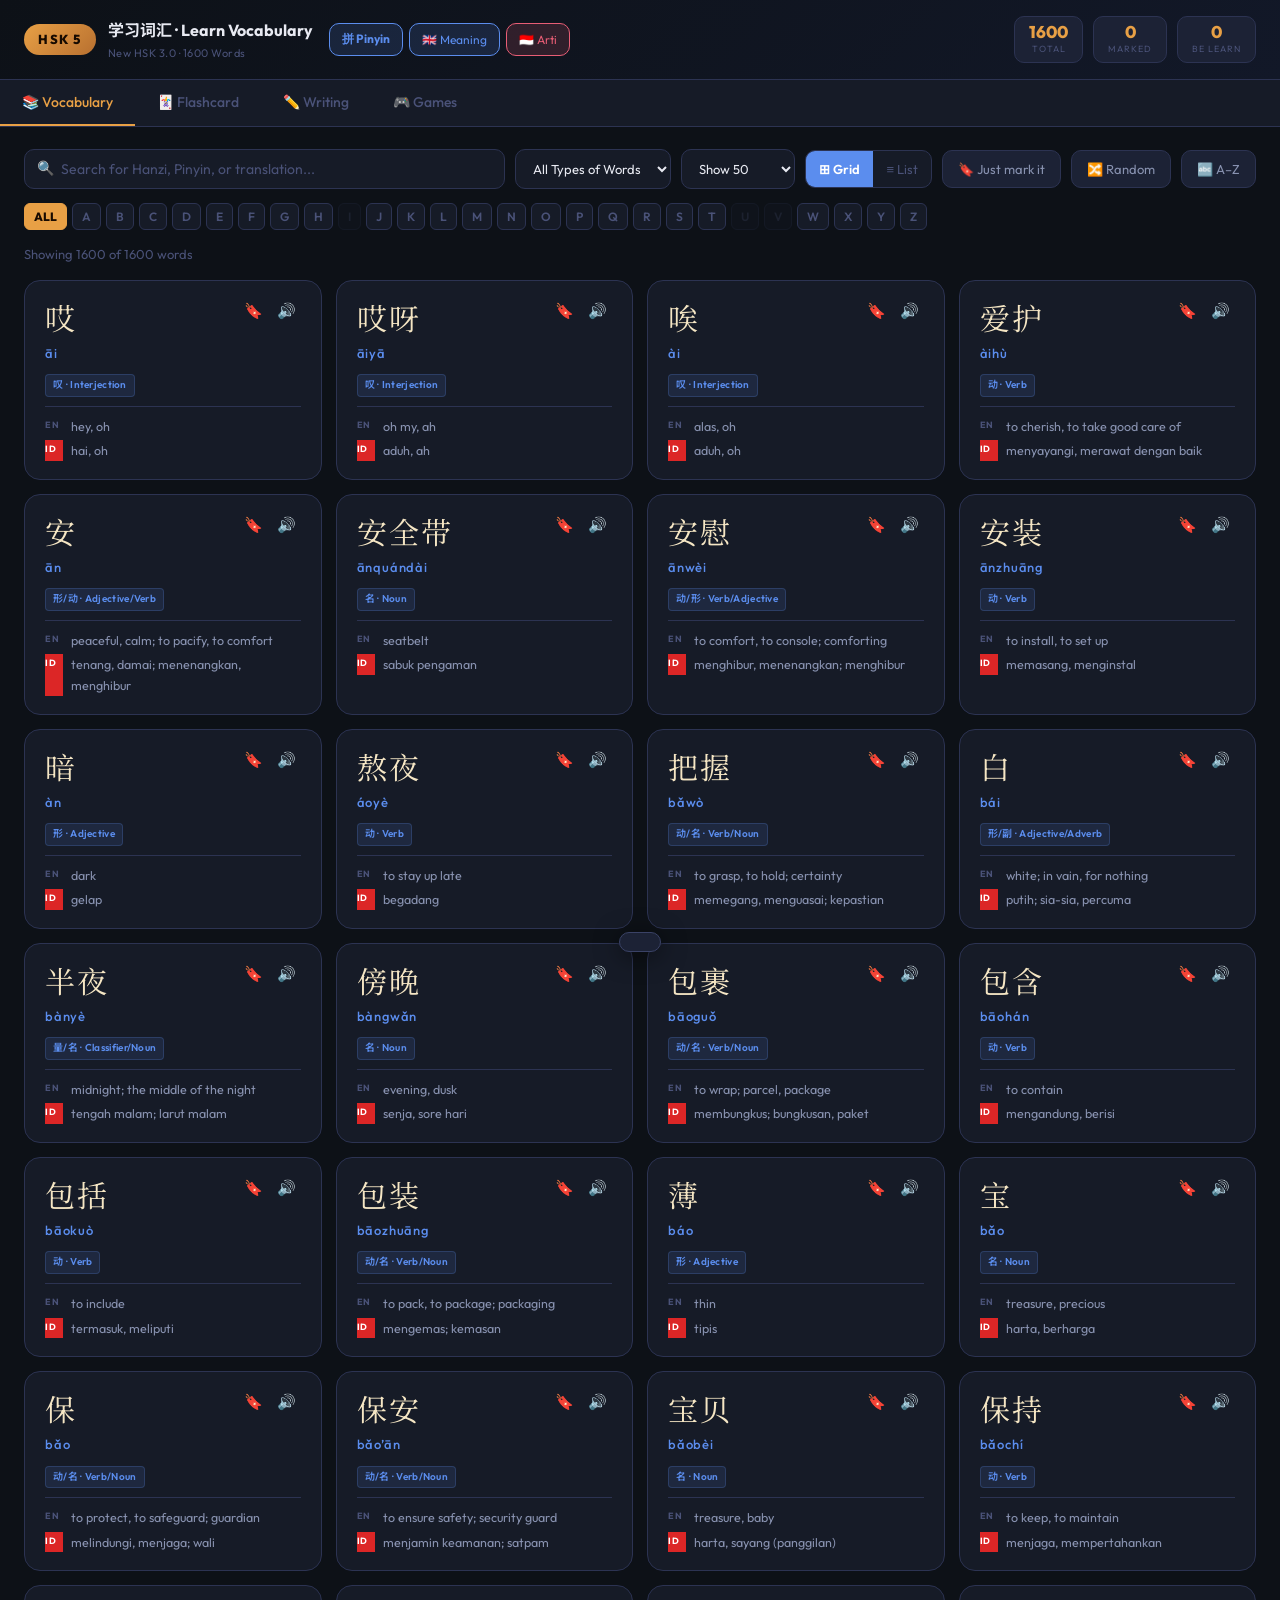
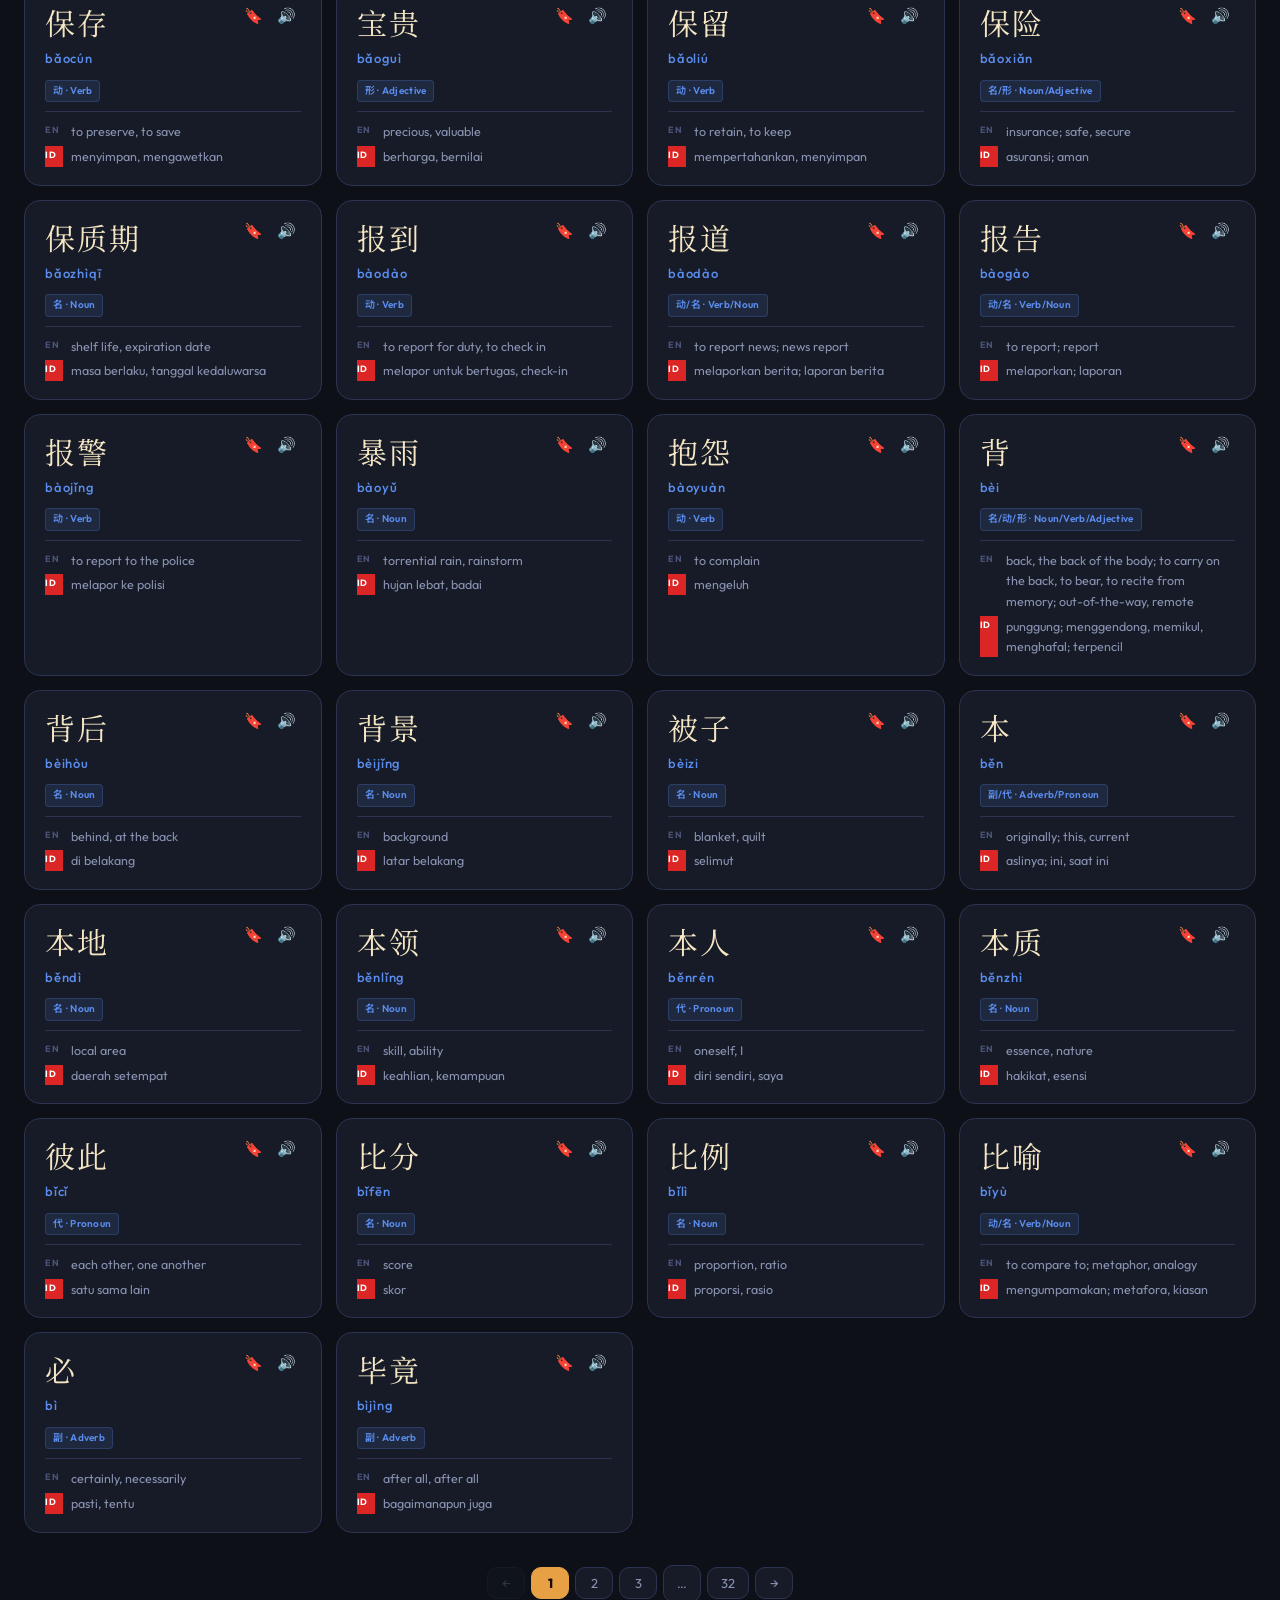
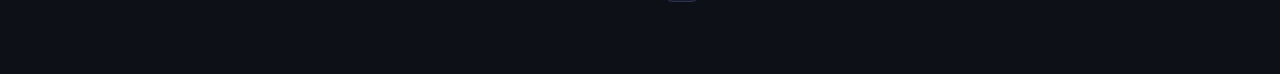
<file: hsk5.html>
<!DOCTYPE html>
<html lang="en">
<head>
<meta charset="UTF-8">
<meta name="viewport" content="width=device-width, initial-scale=1.0">
<title>HSK 5 — Learn Chinese Vocabulary (New HSK 3.0)</title>
<link rel="preconnect" href="https://fonts.googleapis.com">
<link href="https://fonts.googleapis.com/css2?family=Noto+Serif+SC:wght@400;700&family=Noto+Sans+SC:wght@300;400;700&family=Outfit:wght@300;400;500;600;700;800&display=swap" rel="stylesheet">
<link rel="stylesheet" href="hsk5.css">
<style>
  /* Indonesian translation additions */
  .t-lang.id { background:#dc2626; color:#fff; }
  .l-id { color:#dc2626; font-size:.85em; opacity:.85; }
  .m-lang.id { background:#dc2626; color:#fff; }
  .fc-id { color:#dc2626; }
  .ans-meaning-id { color:#dc2626; opacity:.9; }
  body.hide-id .trans-row.trans-id,
  body.hide-id .m-row.m-row-id,
  body.hide-id .fc-id,
  body.hide-id .l-id,
  body.hide-id .ans-meaning-id { display:none !important; }
  #toggleIdBtn.off { opacity:.5; }
</style>
<link rel="stylesheet" href="games.css">
</head>
<body>

<!-- HEADER -->
<div class="header">
  <div class="header-inner">
    <div class="logo">
      <span class="logo-badge">HSK 5</span>
      <div>
        <div class="logo-title">学习词汇 · Learn Vocabulary</div>
        <div class="logo-sub">New HSK 3.0 · 1600 Words</div>
      </div>
    </div>
    <div class="header-toggles">
      <button class="btn header-toggle-btn pinyin-toggle-btn active" id="togglePinyinBtn" onclick="togglePinyin()">拼 Pinyin</button>
      <button class="btn header-toggle-btn lang-btn active-en" id="toggleEnBtn" onclick="toggleLang('en')">🇬🇧 Meaning</button>
      <button class="btn header-toggle-btn lang-btn active-id" id="toggleIdBtn" onclick="toggleLang('id')">🇮🇩 Arti</button>
    </div>
    <div class="header-stats">
      <div class="stat-chip"><span class="stat-num" id="totalCount">1600</span><span class="stat-label">Total</span></div>
      <div class="stat-chip"><span class="stat-num" id="bmCount">0</span><span class="stat-label">Marked</span></div>
      <div class="stat-chip"><span class="stat-num" id="learnedCount">0</span><span class="stat-label">Be learn</span></div>
    </div>
  </div>
</div>

<!-- NAV TABS -->
<div class="nav-tabs">
  <button class="nav-tab active" data-tab="browse" onclick="showTab('browse',this)">📚 Vocabulary</button>
  <button class="nav-tab" data-tab="flash" onclick="showTab('flash',this)">🃏 Flashcard</button>
  <button class="nav-tab" data-tab="ordering" onclick="showTab('ordering',this)">✏️ Writing</button>
  <button class="nav-tab" data-tab="games" onclick="showTab('games',this)">🎮 Games</button>
</div>

<!-- ===== BROWSE ===== -->
<div class="section active" id="tab-browse">
  <div class="controls">
    <div class="search-wrap">
      <span class="search-icon">🔍</span>
      <input type="text" id="searchInput" placeholder="Search for Hanzi, Pinyin, or translation...">
    </div>
    <select id="typeFilter">
      <option value="">All Types of Words</option>
      <option value="名">名 — Noun</option>
      <option value="动">动 — Verb</option>
      <option value="形">形 — Adjective</option>
      <option value="副">副 — Adverb</option>
      <option value="连">连 — Conjunction</option>
      <option value="介">介 — Preposition</option>
      <option value="代">代 — Pronoun</option>
      <option value="叹">叹 — Interjection</option>
      <option value="助">助 — Particle</option>
      <option value="量">量 — Classifier</option>
      <option value="数">数 — Number</option>
      <option value="尾">尾 — Suffix</option>
    </select>
    <select id="pageSizeSelect" onchange="setPageSize(+this.value)">
      <option value="10">Show 10</option>
      <option value="20">Show 20</option>
      <option value="50" selected>Show 50</option>
      <option value="100">Show 100</option>
      <option value="200">Show 200</option>
      <option value="500">Show 500</option>
      <option value="1000">Show 1000</option>
      <option value="1600">Show all</option>
    </select>
    <div class="mode-toggle">
      <button class="mode-btn active" id="modeGrid" onclick="setDisplayMode('grid')">⊞ Grid</button>
      <button class="mode-btn" id="modeList" onclick="setDisplayMode('list')">≡ List</button>
    </div>
    <button class="btn" id="bmOnlyBtn" onclick="toggleBmOnly()">🔖 Just mark it</button>
    <button class="btn" onclick="shuffleVocab()">🔀 Random</button>
    <button class="btn" id="sortAzBtn" onclick="sortAZ()">🔤 A–Z</button>
  </div>
  <div class="alpha-bar" id="alphaBar"></div>
  <div class="info-bar" id="resultCount"></div>
  <div id="listHeader" class="list-header" style="display:none;">
    <span>Hanzi</span><span>Pinyin</span><span>English / Indonesia</span><span>Type</span><span></span>
  </div>
  <div id="vocabContainer"></div>
  <div class="pagination" id="pagination"></div>
</div>

<!-- ===== FLASHCARD ===== -->
<div class="section" id="tab-flash">
  <div class="fc-wrap">
    <div class="fc-progress">
      <div class="prog-bar"><div class="prog-fill" id="fcFill" style="width:0%"></div></div>
      <span class="prog-text" id="fcProgText">0 / 0</span>
    </div>
    <div class="flashcard" id="flashcard" onclick="flipCard()">
      <div class="fc-inner">
        <div class="fc-face">
          <div class="fc-big-hanzi" id="fcHanzi">—</div>
          <div class="fc-big-pinyin" id="fcPinyin">—</div>
          <div class="fc-sub">Click to see the meaning</div>
        </div>
        <div class="fc-face fc-back">
          <div class="fc-type" id="fcType">—</div>
          <div class="fc-en" id="fcEn">—</div>
          <div class="fc-en fc-id" id="fcId">—</div>
        </div>
      </div>
    </div>
    <div class="kbd-hint">Space=back · ←→=navigation · Enter=know · X=don't know yet</div>
    <div class="fc-controls">
      <button class="fc-btn" onclick="fcPrev()">← Back</button>
      <button class="fc-btn skip" onclick="fcSkipFn()">✗ Don't know yet</button>
      <button class="fc-btn know" onclick="fcKnowFn()">✓ Already know</button>
      <button class="fc-btn" onclick="fcNext()">Skip →</button>
    </div>
    <div class="fc-meta" id="fcStats">✓ 0 known &nbsp;·&nbsp; ✗ 0 unknown</div>
    <div class="fc-tool-row">
      <button class="btn" onclick="initFlashcards()">🔄 Restart</button>
      <button class="btn" id="fcBmOnlyBtn" onclick="toggleFcBmOnly()">🔖 Only those marked</button>
    </div>
  </div>
</div>

<!-- ===== ORDERING ===== -->
<div class="section" id="tab-ordering">
  <div class="wr-header">
    <h2>✏️ Word Ordering Exercise</h2>
    <p>Arrange the words into correct sentences. Each set of questions is randomly shuffled.</p>
  </div>

  <div class="wr-toolbar">
    <div class="wr-count-select">
      <span>Number of questions:</span>
      <select id="wrCountSelect">
        <option value="5">5 question</option>
        <option value="10" selected>10 question</option>
        <option value="15">15 question</option>
        <option value="20">20 question</option>
        <option value="50">All (50)</option>
      </select>
    </div>
    <button class="btn" onclick="restartOrdering()">🔄 New Session (Random)</button>
  </div>

  <div class="wr-progress">
    <div class="prog-bar"><div class="prog-fill" id="wrFill" style="width:0%"></div></div>
    <span class="prog-text" id="wrProgText">1 / 10</span>
    <div class="wr-score-chip">Skor: <span id="wrScore">0</span>/<span id="wrTotal">10</span></div>
  </div>

  <div id="wrGame">
    <div class="wr-card">
      <div class="wr-qnum" id="wrQnum">Question 1</div>
      <div class="wr-grammar-tag" id="wrGrammarTag"></div>
      <div class="wr-instruction">Arrange the following words into a correct sentence:</div>

      <div class="wr-label">📦 Arrange the following words from the Word Bank — click to add them to your answer — into a correct sentence:</div>
      <div class="wr-bank" id="wrBank"></div>

      <div class="wr-label">📝 Answer — click the word to return to the bank:</div>
      <div class="wr-answer-wrap" id="wrAnswer">
        <span class="wr-empty-hint">No word has been chosen yet…</span>
      </div>

      <div class="wr-btn-row">
        <button class="wr-btn primary" id="wrCheckBtn" onclick="checkOrdering()">✓ Check</button>
        <button class="wr-btn danger" id="wrClearBtn" onclick="clearOrdering()">↺ Delete All</button>
        <button class="wr-btn" id="wrNextBtn" onclick="nextOrdering()" style="display:none">→ Next Question</button>
      </div>
      <div class="wr-feedback" id="wrFeedback"></div>
    </div>
  </div>

  <div class="wr-result" id="wrResult">
    <div class="wr-result-stars" id="wrStars">🌟🌟🌟</div>
    <div class="wr-big-score" id="wrFinalScore">0/10</div>
    <div class="wr-result-msg" id="wrResultMsg">Completed!</div>
    <div class="wr-result-detail" id="wrResultDetail"></div>
    <button class="wr-btn primary" onclick="restartOrdering()" style="margin:0 auto;display:flex;">🔄 New Session (Random)</button>
  </div>
</div>

<div class="section" id="tab-games">
  <div class="gm-wrap"><div id="gmMenu"></div><div id="gmPlay" style="display:none"></div></div>
</div>

<!-- MODAL -->
<div class="modal-overlay" id="modal" onclick="closeModalBg(event)">
  <div class="modal">
    <button class="modal-close" onclick="closeModal()">✕</button>
    <div class="m-hanzi" id="mHanzi">—</div>
    <div class="m-pinyin" id="mPinyin">—</div>
    <div class="m-type" id="mType"></div>
    <div class="m-trans">
      <div class="m-row"><span class="m-lang en">EN</span><span class="m-text" id="mEn">—</span></div>
      <div class="m-row m-row-id"><span class="m-lang id">ID</span><span class="m-text" id="mId">—</span></div>
    </div>
    <div class="m-level" id="mLevel"></div>
      <div class="m-example" id="mExample" style="display:none;">
      <div class="m-ex-label">💬 Example sentence</div>
      <div class="m-ex-zh" id="mExZh"></div>
      <div class="m-ex-py" id="mExPy"></div>
      <div class="m-ex-row">
        <span class="m-lang en">EN</span>
        <span class="m-ex-trans" id="mExEn"></span>
      </div>
    </div>
    <div class="m-actions">
      <button class="m-btn" id="mBmBtn" onclick="toggleBmModal()">🔖 Mark</button>
      <button class="m-btn" onclick="speakModal()">🔊 Sound</button>
    </div>
  </div>
</div>

<div class="toast" id="toast"></div>

<script>
// ============================================================
//  DATA
// ============================================================
const VOCAB = [{"hanzi":"哎","pinyin":"āi","english":"hey, oh","type":"叹","level":"New HSK5","indonesian":"hai, oh"},{"hanzi":"哎呀","pinyin":"āiyā","english":"oh my, ah","type":"叹","level":"New HSK5","indonesian":"aduh, ah"},{"hanzi":"唉","pinyin":"ài","english":"alas, oh","type":"叹","level":"New HSK5","indonesian":"aduh, oh"},{"hanzi":"爱护","pinyin":"àihù","english":"to cherish, to take good care of","type":"动","level":"New HSK5","indonesian":"menyayangi, merawat dengan baik"},{"hanzi":"安","pinyin":"ān","english":"peaceful, calm; to pacify, to comfort","type":"形/动","level":"New HSK5","indonesian":"tenang, damai; menenangkan, menghibur"},{"hanzi":"安全带","pinyin":"ānquándài","english":"seatbelt","type":"名","level":"New HSK5","indonesian":"sabuk pengaman"},{"hanzi":"安慰","pinyin":"ānwèi","english":"to comfort, to console; comforting","type":"动/形","level":"New HSK5","indonesian":"menghibur, menenangkan; menghibur"},{"hanzi":"安装","pinyin":"ānzhuāng","english":"to install, to set up","type":"动","level":"New HSK5","indonesian":"memasang, menginstal"},{"hanzi":"暗","pinyin":"àn","english":"dark","type":"形","level":"New HSK5","indonesian":"gelap"},{"hanzi":"熬夜","pinyin":"áoyè","english":"to stay up late","type":"动","level":"New HSK5","indonesian":"begadang"},{"hanzi":"把握","pinyin":"bǎwò","english":"to grasp, to hold; certainty","type":"动/名","level":"New HSK5","indonesian":"memegang, menguasai; kepastian"},{"hanzi":"白","pinyin":"bái","english":"white; in vain, for nothing","type":"形/副","level":"New HSK5","indonesian":"putih; sia-sia, percuma"},{"hanzi":"半夜","pinyin":"bànyè","english":"midnight; the middle of the night","type":"量/名","level":"New HSK5","indonesian":"tengah malam; larut malam"},{"hanzi":"傍晚","pinyin":"bàngwǎn","english":"evening, dusk","type":"名","level":"New HSK5","indonesian":"senja, sore hari"},{"hanzi":"包裹","pinyin":"bāoguǒ","english":"to wrap; parcel, package","type":"动/名","level":"New HSK5","indonesian":"membungkus; bungkusan, paket"},{"hanzi":"包含","pinyin":"bāohán","english":"to contain","type":"动","level":"New HSK5","indonesian":"mengandung, berisi"},{"hanzi":"包括","pinyin":"bāokuò","english":"to include","type":"动","level":"New HSK5","indonesian":"termasuk, meliputi"},{"hanzi":"包装","pinyin":"bāozhuāng","english":"to pack, to package; packaging","type":"动/名","level":"New HSK5","indonesian":"mengemas; kemasan"},{"hanzi":"薄","pinyin":"báo","english":"thin","type":"形","level":"New HSK5","indonesian":"tipis"},{"hanzi":"宝","pinyin":"bǎo","english":"treasure, precious","type":"名","level":"New HSK5","indonesian":"harta, berharga"},{"hanzi":"保","pinyin":"bǎo","english":"to protect, to safeguard; guardian","type":"动/名","level":"New HSK5","indonesian":"melindungi, menjaga; wali"},{"hanzi":"保安","pinyin":"bǎo’ān","english":"to ensure safety; security guard","type":"动/名","level":"New HSK5","indonesian":"menjamin keamanan; satpam"},{"hanzi":"宝贝","pinyin":"bǎobèi","english":"treasure, baby","type":"名","level":"New HSK5","indonesian":"harta, sayang (panggilan)"},{"hanzi":"保持","pinyin":"bǎochí","english":"to keep, to maintain","type":"动","level":"New HSK5","indonesian":"menjaga, mempertahankan"},{"hanzi":"保存","pinyin":"bǎocún","english":"to preserve, to save","type":"动","level":"New HSK5","indonesian":"menyimpan, mengawetkan"},{"hanzi":"宝贵","pinyin":"bǎoguì","english":"precious, valuable","type":"形","level":"New HSK5","indonesian":"berharga, bernilai"},{"hanzi":"保留","pinyin":"bǎoliú","english":"to retain, to keep","type":"动","level":"New HSK5","indonesian":"mempertahankan, menyimpan"},{"hanzi":"保险","pinyin":"bǎoxiǎn","english":"insurance; safe, secure","type":"名/形","level":"New HSK5","indonesian":"asuransi; aman"},{"hanzi":"保质期","pinyin":"bǎozhìqī","english":"shelf life, expiration date","type":"名","level":"New HSK5","indonesian":"masa berlaku, tanggal kedaluwarsa"},{"hanzi":"报到","pinyin":"bàodào","english":"to report for duty, to check in","type":"动","level":"New HSK5","indonesian":"melapor untuk bertugas, check-in"},{"hanzi":"报道","pinyin":"bàodào","english":"to report news; news report","type":"动/名","level":"New HSK5","indonesian":"melaporkan berita; laporan berita"},{"hanzi":"报告","pinyin":"bàogào","english":"to report; report","type":"动/名","level":"New HSK5","indonesian":"melaporkan; laporan"},{"hanzi":"报警","pinyin":"bàojǐng","english":"to report to the police","type":"动","level":"New HSK5","indonesian":"melapor ke polisi"},{"hanzi":"暴雨","pinyin":"bàoyǔ","english":"torrential rain, rainstorm","type":"名","level":"New HSK5","indonesian":"hujan lebat, badai"},{"hanzi":"抱怨","pinyin":"bàoyuàn","english":"to complain","type":"动","level":"New HSK5","indonesian":"mengeluh"},{"hanzi":"背","pinyin":"bèi","english":"back, the back of the body; to carry on the back, to bear, to recite from memory; out-of-the-way, remote","type":"名/动/形","level":"New HSK5","indonesian":"punggung; menggendong, memikul, menghafal; terpencil"},{"hanzi":"背后","pinyin":"bèihòu","english":"behind, at the back","type":"名","level":"New HSK5","indonesian":"di belakang"},{"hanzi":"背景","pinyin":"bèijǐng","english":"background","type":"名","level":"New HSK5","indonesian":"latar belakang"},{"hanzi":"被子","pinyin":"bèizi","english":"blanket, quilt","type":"名","level":"New HSK5","indonesian":"selimut"},{"hanzi":"本","pinyin":"běn","english":"originally; this, current","type":"副/代","level":"New HSK5","indonesian":"aslinya; ini, saat ini"},{"hanzi":"本地","pinyin":"běndì","english":"local area","type":"名","level":"New HSK5","indonesian":"daerah setempat"},{"hanzi":"本领","pinyin":"běnlǐng","english":"skill, ability","type":"名","level":"New HSK5","indonesian":"keahlian, kemampuan"},{"hanzi":"本人","pinyin":"běnrén","english":"oneself, I","type":"代","level":"New HSK5","indonesian":"diri sendiri, saya"},{"hanzi":"本质","pinyin":"běnzhì","english":"essence, nature","type":"名","level":"New HSK5","indonesian":"hakikat, esensi"},{"hanzi":"彼此","pinyin":"bǐcǐ","english":"each other, one another","type":"代","level":"New HSK5","indonesian":"satu sama lain"},{"hanzi":"比分","pinyin":"bǐfēn","english":"score","type":"名","level":"New HSK5","indonesian":"skor"},{"hanzi":"比例","pinyin":"bǐlì","english":"proportion, ratio","type":"名","level":"New HSK5","indonesian":"proporsi, rasio"},{"hanzi":"比喻","pinyin":"bǐyù","english":"to compare to; metaphor, analogy","type":"动/名","level":"New HSK5","indonesian":"mengumpamakan; metafora, kiasan"},{"hanzi":"必","pinyin":"bì","english":"certainly, necessarily","type":"副","level":"New HSK5","indonesian":"pasti, tentu"},{"hanzi":"毕竟","pinyin":"bìjìng","english":"after all, after all","type":"副","level":"New HSK5","indonesian":"bagaimanapun juga"},{"hanzi":"避免","pinyin":"bìmiǎn","english":"to avoid","type":"动","level":"New HSK5","indonesian":"menghindari"},{"hanzi":"闭幕式","pinyin":"bìmùshì","english":"closing ceremony","type":"名","level":"New HSK5","indonesian":"upacara penutupan"},{"hanzi":"必然","pinyin":"bìrán","english":"inevitable; inevitability","type":"形/名","level":"New HSK5","indonesian":"pasti terjadi; keniscayaan"},{"hanzi":"必需","pinyin":"bìxū","english":"must have, essential","type":"动","level":"New HSK5","indonesian":"harus dimiliki, penting"},{"hanzi":"必要","pinyin":"bìyào","english":"necessary","type":"形","level":"New HSK5","indonesian":"perlu"},{"hanzi":"便","pinyin":"biàn","english":"then, in that case","type":"副","level":"New HSK5","indonesian":"kalau begitu, maka"},{"hanzi":"变动","pinyin":"biàndòng","english":"to change, to fluctuate","type":"动","level":"New HSK5","indonesian":"berubah, berfluktuasi"},{"hanzi":"便利","pinyin":"biànlì","english":"convenient; to facilitate","type":"形/动","level":"New HSK5","indonesian":"nyaman; memudahkan"},{"hanzi":"便利店","pinyin":"biànlìdiàn","english":"convenience store","type":"名","level":"New HSK5","indonesian":"minimarket"},{"hanzi":"标题","pinyin":"biāotí","english":"title, heading","type":"名","level":"New HSK5","indonesian":"judul, kepala berita"},{"hanzi":"标志","pinyin":"biāozhì","english":"symbol, sign; to mark","type":"名/动","level":"New HSK5","indonesian":"simbol, tanda; menandai"},{"hanzi":"表达","pinyin":"biǎodá","english":"to express","type":"动","level":"New HSK5","indonesian":"mengungkapkan"},{"hanzi":"表面","pinyin":"biǎomiàn","english":"surface","type":"名","level":"New HSK5","indonesian":"permukaan"},{"hanzi":"表明","pinyin":"biǎomíng","english":"to show, to indicate","type":"动","level":"New HSK5","indonesian":"menunjukkan"},{"hanzi":"表情","pinyin":"biǎoqíng","english":"expression","type":"名","level":"New HSK5","indonesian":"ekspresi"},{"hanzi":"别","pinyin":"bié","english":"to leave, to part ways","type":"动","level":"New HSK5","indonesian":"berpisah, meninggalkan"},{"hanzi":"饼","pinyin":"bǐng","english":"cake, biscuit","type":"名","level":"New HSK5","indonesian":"kue, biskuit"},{"hanzi":"病房","pinyin":"bìngfáng","english":"sickroom, ward","type":"名","level":"New HSK5","indonesian":"ruang perawatan, bangsal"},{"hanzi":"病情","pinyin":"bìngqíng","english":"illness condition","type":"名","level":"New HSK5","indonesian":"kondisi penyakit"},{"hanzi":"拨打","pinyin":"bōdǎ","english":"to dial","type":"动","level":"New HSK5","indonesian":"memutar (nomor telepon)"},{"hanzi":"玻璃","pinyin":"bōli","english":"glass","type":"名","level":"New HSK5","indonesian":"kaca"},{"hanzi":"博物馆","pinyin":"bówùguǎn","english":"museum","type":"名","level":"New HSK5","indonesian":"museum"},{"hanzi":"不利","pinyin":"búlì","english":"unfavorable","type":"形","level":"New HSK5","indonesian":"tidak menguntungkan"},{"hanzi":"不幸","pinyin":"búxìng","english":"unfortunate, unlucky; misfortune","type":"形/名","level":"New HSK5","indonesian":"malang, sial; kemalangan"},{"hanzi":"不要紧","pinyin":"búyàojǐn","english":"not serious, not matter","type":"形","level":"New HSK5","indonesian":"tidak serius, tidak apa-apa"},{"hanzi":"补充","pinyin":"bǔchōng","english":"to supplement, to replenish","type":"动","level":"New HSK5","indonesian":"melengkapi, menambahkan"},{"hanzi":"不得了","pinyin":"bùdéliǎo","english":"terrible, serious","type":"形","level":"New HSK5","indonesian":"gawat, serius"},{"hanzi":"不符","pinyin":"bùfú","english":"not in accordance with","type":"动","level":"New HSK5","indonesian":"tidak sesuai"},{"hanzi":"不良","pinyin":"bùliáng","english":"bad, harmful","type":"形","level":"New HSK5","indonesian":"buruk, berbahaya"},{"hanzi":"不然","pinyin":"bùrán","english":"otherwise; (or else)","type":"连/形","level":"New HSK5","indonesian":"kalau tidak; (atau)"},{"hanzi":"步行","pinyin":"bùxíng","english":"to walk","type":"动","level":"New HSK5","indonesian":"berjalan kaki"},{"hanzi":"不足","pinyin":"bùzú","english":"to be insufficient, to lack; insufficiency, shortage","type":"动/名","level":"New HSK5","indonesian":"kurang, tidak cukup; kekurangan"},{"hanzi":"才","pinyin":"cái","english":"talent, ability","type":"名","level":"New HSK5","indonesian":"bakat, kemampuan"},{"hanzi":"裁判","pinyin":"cáipàn","english":"to judge; referee, judge","type":"动/名","level":"New HSK5","indonesian":"menilai; wasit, juri"},{"hanzi":"采访","pinyin":"cǎifǎng","english":"to interview","type":"动","level":"New HSK5","indonesian":"mewawancarai"},{"hanzi":"采取","pinyin":"cǎiqǔ","english":"to adopt, to use","type":"动","level":"New HSK5","indonesian":"mengadopsi, menggunakan"},{"hanzi":"彩色","pinyin":"cǎisè","english":"color","type":"名","level":"New HSK5","indonesian":"warna"},{"hanzi":"采用","pinyin":"cǎiyòng","english":"to adopt, to use","type":"动","level":"New HSK5","indonesian":"mengadopsi, menggunakan"},{"hanzi":"参考","pinyin":"cānkǎo","english":"to consult, to refer to","type":"动","level":"New HSK5","indonesian":"berkonsultasi, merujuk"},{"hanzi":"餐饮","pinyin":"cānyǐn","english":"catering","type":"名","level":"New HSK5","indonesian":"katering, jasa boga"},{"hanzi":"参与","pinyin":"cānyù","english":"to participate","type":"动","level":"New HSK5","indonesian":"berpartisipasi"},{"hanzi":"藏","pinyin":"cáng","english":"to hide","type":"动","level":"New HSK5","indonesian":"menyembunyikan"},{"hanzi":"操作","pinyin":"cāozuò","english":"to operate","type":"动","level":"New HSK5","indonesian":"mengoperasikan"},{"hanzi":"册","pinyin":"cè","english":"measure word for books","type":"","level":"New HSK5","indonesian":"kata bantu bilangan untuk buku"},{"hanzi":"测","pinyin":"cè","english":"to measure","type":"动","level":"New HSK5","indonesian":"mengukur"},{"hanzi":"测试","pinyin":"cèshì","english":"to test","type":"动","level":"New HSK5","indonesian":"menguji"},{"hanzi":"曾","pinyin":"céng","english":"once, ever","type":"副","level":"New HSK5","indonesian":"pernah"},{"hanzi":"曾经","pinyin":"céngjīng","english":"once, ever","type":"副","level":"New HSK5","indonesian":"pernah"},{"hanzi":"插","pinyin":"chā","english":"to insert","type":"动","level":"New HSK5","indonesian":"menyisipkan"},{"hanzi":"差别","pinyin":"chābié","english":"difference","type":"名","level":"New HSK5","indonesian":"perbedaan"},{"hanzi":"差距","pinyin":"chājù","english":"gap, disparity","type":"名","level":"New HSK5","indonesian":"kesenjangan, jarak"},{"hanzi":"叉子","pinyin":"chāzi","english":"fork","type":"名","level":"New HSK5","indonesian":"garpu"},{"hanzi":"拆","pinyin":"chāi","english":"to tear down, to dismantle","type":"动","level":"New HSK5","indonesian":"membongkar, merobohkan"},{"hanzi":"产","pinyin":"chǎn","english":"to produce","type":"动","level":"New HSK5","indonesian":"memproduksi"},{"hanzi":"产量","pinyin":"chǎnliàng","english":"output, production","type":"名","level":"New HSK5","indonesian":"hasil produksi"},{"hanzi":"产品","pinyin":"chǎnpǐn","english":"product","type":"名","level":"New HSK5","indonesian":"produk"},{"hanzi":"产业","pinyin":"chǎnyè","english":"industry","type":"名","level":"New HSK5","indonesian":"industri"},{"hanzi":"长处","pinyin":"chángchù","english":"strength, strong point","type":"名","level":"New HSK5","indonesian":"kelebihan, kekuatan"},{"hanzi":"长度","pinyin":"chángdù","english":"length","type":"名","level":"New HSK5","indonesian":"panjang"},{"hanzi":"长久","pinyin":"chángjiǔ","english":"long-lasting","type":"形","level":"New HSK5","indonesian":"tahan lama"},{"hanzi":"长期","pinyin":"chángqī","english":"long-term; long period","type":"名/形","level":"New HSK5","indonesian":"jangka panjang; periode panjang"},{"hanzi":"常识","pinyin":"chángshí","english":"common knowledge","type":"名","level":"New HSK5","indonesian":"pengetahuan umum"},{"hanzi":"尝试","pinyin":"chángshì","english":"to attempt, to try","type":"动","level":"New HSK5","indonesian":"mencoba"},{"hanzi":"长途","pinyin":"chángtú","english":"long-distance","type":"形","level":"New HSK5","indonesian":"jarak jauh"},{"hanzi":"长远","pinyin":"chángyuǎn","english":"long-term, far-reaching","type":"形","level":"New HSK5","indonesian":"jangka panjang, berdampak jauh"},{"hanzi":"场所","pinyin":"chǎngsuǒ","english":"place, venue","type":"名","level":"New HSK5","indonesian":"tempat, lokasi"},{"hanzi":"超","pinyin":"chāo","english":"to exceed, to surpass","type":"动","level":"New HSK5","indonesian":"melebihi, melampaui"},{"hanzi":"超出","pinyin":"chāochū","english":"to exceed, to go beyond","type":"动","level":"New HSK5","indonesian":"melampaui"},{"hanzi":"超级","pinyin":"chāojí","english":"super, ultra","type":"形","level":"New HSK5","indonesian":"super"},{"hanzi":"超速","pinyin":"chāosù","english":"to speed, to exceed the speed limit","type":"动","level":"New HSK5","indonesian":"melebihi batas kecepatan"},{"hanzi":"朝","pinyin":"cháo","english":"to face; towards","type":"动/介","level":"New HSK5","indonesian":"menghadap; menuju"},{"hanzi":"吵","pinyin":"chǎo","english":"noisy; to quarrel","type":"形/动","level":"New HSK5","indonesian":"berisik; bertengkar"},{"hanzi":"炒","pinyin":"chǎo","english":"to stir-fry","type":"动","level":"New HSK5","indonesian":"menumis"},{"hanzi":"车祸","pinyin":"chēhuò","english":"car accident","type":"名","level":"New HSK5","indonesian":"kecelakaan mobil"},{"hanzi":"车库","pinyin":"chēkù","english":"garage","type":"名","level":"New HSK5","indonesian":"garasi"},{"hanzi":"车辆","pinyin":"chēliàng","english":"vehicle","type":"名","level":"New HSK5","indonesian":"kendaraan"},{"hanzi":"车厢","pinyin":"chēxiāng","english":"carriage, compartment","type":"名","level":"New HSK5","indonesian":"gerbong"},{"hanzi":"车主","pinyin":"chēzhǔ","english":"vehicle owner","type":"名","level":"New HSK5","indonesian":"pemilik kendaraan"},{"hanzi":"彻底","pinyin":"chèdǐ","english":"thorough, complete","type":"形","level":"New HSK5","indonesian":"menyeluruh, tuntas"},{"hanzi":"沉","pinyin":"chén","english":"to sink; deep, heavy","type":"动/形","level":"New HSK5","indonesian":"tenggelam; dalam, berat"},{"hanzi":"沉默","pinyin":"chénmò","english":"to keep silent","type":"动","level":"New HSK5","indonesian":"diam, membisu"},{"hanzi":"称1","pinyin":"chēng","english":"to call, to address","type":"动","level":"New HSK5","indonesian":"memanggil, menyebut"},{"hanzi":"称2","pinyin":"chēng","english":"to weigh","type":"动","level":"New HSK5","indonesian":"menimbang"},{"hanzi":"称为","pinyin":"chēngwéi","english":"to be called, to be known as","type":"动","level":"New HSK5","indonesian":"disebut sebagai"},{"hanzi":"称赞","pinyin":"chēngzàn","english":"to praise, to commend","type":"动","level":"New HSK5","indonesian":"memuji"},{"hanzi":"成本","pinyin":"chéngběn","english":"cost","type":"名","level":"New HSK5","indonesian":"biaya"},{"hanzi":"承担","pinyin":"chéngdān","english":"to bear, to undertake","type":"动","level":"New HSK5","indonesian":"menanggung"},{"hanzi":"程度","pinyin":"chéngdù","english":"degree, level","type":"名","level":"New HSK5","indonesian":"tingkat, derajat"},{"hanzi":"成分","pinyin":"chéngfèn","english":"ingredient, component","type":"名","level":"New HSK5","indonesian":"komponen, bahan"},{"hanzi":"成果","pinyin":"chéngguǒ","english":"achievement, result","type":"名","level":"New HSK5","indonesian":"hasil, pencapaian"},{"hanzi":"成就","pinyin":"chéngjiù","english":"accomplishment, achievement; to achieve","type":"名/动","level":"New HSK5","indonesian":"pencapaian; mencapai"},{"hanzi":"成立","pinyin":"chénglì","english":"to establish, to set up","type":"动","level":"New HSK5","indonesian":"mendirikan"},{"hanzi":"成年","pinyin":"chéngnián","english":"to become an adult","type":"动","level":"New HSK5","indonesian":"menjadi dewasa"},{"hanzi":"城区","pinyin":"chéngqū","english":"urban area","type":"名","level":"New HSK5","indonesian":"kawasan perkotaan"},{"hanzi":"成人","pinyin":"chéngrén","english":"to become an adult; adult","type":"动/名","level":"New HSK5","indonesian":"menjadi dewasa; orang dewasa"},{"hanzi":"承认","pinyin":"chéngrèn","english":"to admit, to acknowledge","type":"动","level":"New HSK5","indonesian":"mengakui"},{"hanzi":"承受","pinyin":"chéngshòu","english":"to bear, to endure","type":"动","level":"New HSK5","indonesian":"menanggung, bertahan"},{"hanzi":"成熟","pinyin":"chéngshú","english":"to mature; mature","type":"动/形","level":"New HSK5","indonesian":"matang, dewasa"},{"hanzi":"乘务员","pinyin":"chéngwùyuán","english":"attendant, crew member","type":"名","level":"New HSK5","indonesian":"pramugara/pramugari, awak"},{"hanzi":"程序","pinyin":"chéngxù","english":"procedure, program","type":"名","level":"New HSK5","indonesian":"prosedur, program"},{"hanzi":"成员","pinyin":"chéngyuán","english":"member","type":"名","level":"New HSK5","indonesian":"anggota"},{"hanzi":"成长","pinyin":"chéngzhǎng","english":"to grow up","type":"动","level":"New HSK5","indonesian":"tumbuh dewasa"},{"hanzi":"橙子","pinyin":"chéngzi","english":"orange","type":"名","level":"New HSK5","indonesian":"jeruk"},{"hanzi":"池","pinyin":"chí","english":"pool, pond","type":"名","level":"New HSK5","indonesian":"kolam"},{"hanzi":"持续","pinyin":"chíxù","english":"to continue, to last","type":"动","level":"New HSK5","indonesian":"berlanjut"},{"hanzi":"尺子","pinyin":"chǐzi","english":"ruler","type":"名","level":"New HSK5","indonesian":"penggaris"},{"hanzi":"翅膀","pinyin":"chìbǎng","english":"wing","type":"名","level":"New HSK5","indonesian":"sayap"},{"hanzi":"冲","pinyin":"chōng","english":"to rush, to rinse, to pour","type":"动","level":"New HSK5","indonesian":"menerjang, membilas, menuang"},{"hanzi":"充电","pinyin":"chōngdiàn","english":"to charge","type":"动","level":"New HSK5","indonesian":"mengisi daya"},{"hanzi":"充分","pinyin":"chōngfèn","english":"sufficient, ample","type":"形","level":"New HSK5","indonesian":"cukup, memadai"},{"hanzi":"充满","pinyin":"chōngmǎn","english":"to fill, to be full of","type":"动","level":"New HSK5","indonesian":"memenuhi, penuh dengan"},{"hanzi":"充值","pinyin":"chōngzhí","english":"to recharge, to top up","type":"动","level":"New HSK5","indonesian":"mengisi ulang saldo"},{"hanzi":"充足","pinyin":"chōngzú","english":"sufficient, adequate","type":"形","level":"New HSK5","indonesian":"cukup, memadai"},{"hanzi":"重复","pinyin":"chóngfù","english":"to repeat","type":"动","level":"New HSK5","indonesian":"mengulang"},{"hanzi":"虫子","pinyin":"chóngzi","english":"insect, bug","type":"名","level":"New HSK5","indonesian":"serangga"},{"hanzi":"宠物","pinyin":"chǒngwù","english":"pet","type":"名","level":"New HSK5","indonesian":"hewan peliharaan"},{"hanzi":"抽","pinyin":"chōu","english":"to take out, to pull out, to smoke","type":"动","level":"New HSK5","indonesian":"mengambil, menarik keluar, merokok"},{"hanzi":"丑","pinyin":"chǒu","english":"ugly","type":"形","level":"New HSK5","indonesian":"jelek"},{"hanzi":"臭","pinyin":"chòu","english":"smelly, stinky","type":"形","level":"New HSK5","indonesian":"bau"},{"hanzi":"初","pinyin":"chū","english":"beginning, early; for the first time; prefix for early times","type":"名/副/头","level":"New HSK5","indonesian":"awal; untuk pertama kali"},{"hanzi":"出版","pinyin":"chūbǎn","english":"to publish","type":"动","level":"New HSK5","indonesian":"menerbitkan"},{"hanzi":"初级","pinyin":"chūjí","english":"elementary, primary","type":"形","level":"New HSK5","indonesian":"dasar, pemula"},{"hanzi":"初期","pinyin":"chūqī","english":"early period","type":"名","level":"New HSK5","indonesian":"periode awal"},{"hanzi":"出色","pinyin":"chūsè","english":"outstanding, excellent","type":"形","level":"New HSK5","indonesian":"luar biasa, unggul"},{"hanzi":"出售","pinyin":"chūshòu","english":"to sell","type":"动","level":"New HSK5","indonesian":"menjual"},{"hanzi":"出席","pinyin":"chūxí","english":"to attend","type":"动","level":"New HSK5","indonesian":"menghadiri"},{"hanzi":"出自","pinyin":"chūzì","english":"to come from","type":"动","level":"New HSK5","indonesian":"berasal dari"},{"hanzi":"除夕","pinyin":"chúxī","english":"Chinese New Year's Eve","type":"名","level":"New HSK5","indonesian":"malam Tahun Baru Imlek"},{"hanzi":"处","pinyin":"chǔ","english":"to handle, to manage","type":"动","level":"New HSK5","indonesian":"menangani, mengurus"},{"hanzi":"处理","pinyin":"chǔlǐ","english":"to handle, to deal with","type":"动","level":"New HSK5","indonesian":"menangani, mengurus"},{"hanzi":"处于","pinyin":"chǔyú","english":"to be in, to be located at","type":"动","level":"New HSK5","indonesian":"berada di"},{"hanzi":"处","pinyin":"chù","english":"place, location","type":"名","level":"New HSK5","indonesian":"tempat, lokasi"},{"hanzi":"传","pinyin":"chuán","english":"to pass, to spread","type":"动","level":"New HSK5","indonesian":"menyebarkan"},{"hanzi":"传播","pinyin":"chuánbō","english":"to spread, to propagate","type":"动","level":"New HSK5","indonesian":"menyebarkan"},{"hanzi":"传递","pinyin":"chuándì","english":"to pass on, to transmit","type":"动","level":"New HSK5","indonesian":"menyampaikan, mentransmisikan"},{"hanzi":"传说","pinyin":"chuánshuō","english":"it is said; legend, tradition","type":"动/名","level":"New HSK5","indonesian":"konon; legenda, tradisi"},{"hanzi":"传统","pinyin":"chuántǒng","english":"tradition; traditional","type":"名/形","level":"New HSK5","indonesian":"tradisi; tradisional"},{"hanzi":"窗台","pinyin":"chuāngtái","english":"windowsill","type":"名","level":"New HSK5","indonesian":"ambang jendela"},{"hanzi":"床单","pinyin":"chuángdān","english":"bedsheet","type":"名","level":"New HSK5","indonesian":"seprai"},{"hanzi":"创新","pinyin":"chuàngxīn","english":"to innovate; innovation","type":"动/名","level":"New HSK5","indonesian":"berinovasi; inovasi"},{"hanzi":"创业","pinyin":"chuàngyè","english":"to start a business","type":"动","level":"New HSK5","indonesian":"memulai usaha"},{"hanzi":"创造","pinyin":"chuàngzào","english":"to create","type":"动","level":"New HSK5","indonesian":"menciptakan"},{"hanzi":"创作","pinyin":"chuàngzuò","english":"to create; creation","type":"动/名","level":"New HSK5","indonesian":"mencipta; ciptaan"},{"hanzi":"词汇","pinyin":"cíhuì","english":"vocabulary","type":"名","level":"New HSK5","indonesian":"kosakata"},{"hanzi":"辞职","pinyin":"cízhí","english":"to resign from a job","type":"动","level":"New HSK5","indonesian":"mengundurkan diri"},{"hanzi":"此后","pinyin":"cǐhòu","english":"after this","type":"名","level":"New HSK5","indonesian":"setelah ini"},{"hanzi":"此前","pinyin":"cǐqián","english":"before this","type":"名","level":"New HSK5","indonesian":"sebelum ini"},{"hanzi":"此时","pinyin":"cǐshí","english":"at this moment","type":"名","level":"New HSK5","indonesian":"saat ini"},{"hanzi":"刺激","pinyin":"cìjī","english":"to stimulate; stimulus","type":"动/名","level":"New HSK5","indonesian":"merangsang; rangsangan"},{"hanzi":"从不","pinyin":"cóng bù","english":"never","type":"","level":"New HSK5","indonesian":"tidak pernah"},{"hanzi":"从而","pinyin":"cóng’ér","english":"thus, thereby","type":"连","level":"New HSK5","indonesian":"sehingga"},{"hanzi":"从前","pinyin":"cóngqián","english":"formerly, before","type":"名","level":"New HSK5","indonesian":"dahulu, sebelumnya"},{"hanzi":"从事","pinyin":"cóngshì","english":"to engage in, to pursue","type":"动","level":"New HSK5","indonesian":"menekuni, terlibat dalam"},{"hanzi":"促进","pinyin":"cùjìn","english":"to promote, to advance","type":"动","level":"New HSK5","indonesian":"mendorong, memajukan"},{"hanzi":"促使","pinyin":"cùshǐ","english":"to urge, to prompt","type":"动","level":"New HSK5","indonesian":"mendesak"},{"hanzi":"促销","pinyin":"cùxiāo","english":"to promote (sales)","type":"动","level":"New HSK5","indonesian":"promosi penjualan"},{"hanzi":"催","pinyin":"cuī","english":"to urge, to hurry","type":"动","level":"New HSK5","indonesian":"mendesak, terburu-buru"},{"hanzi":"存放","pinyin":"cúnfàng","english":"to deposit, to store","type":"动","level":"New HSK5","indonesian":"menyimpan, mendepositkan"},{"hanzi":"存款","pinyin":"cúnkuǎn","english":"to deposit money; deposit","type":"动/名","level":"New HSK5","indonesian":"menabung; tabungan"},{"hanzi":"存在","pinyin":"cúnzài","english":"to exist","type":"动","level":"New HSK5","indonesian":"ada, eksis"},{"hanzi":"措施","pinyin":"cuòshī","english":"measure, step","type":"名","level":"New HSK5","indonesian":"langkah, tindakan"},{"hanzi":"达成","pinyin":"dáchéng","english":"to reach, to accomplish","type":"动","level":"New HSK5","indonesian":"mencapai"},{"hanzi":"打扮","pinyin":"dǎban","english":"to dress up, to disguise","type":"动","level":"New HSK5","indonesian":"berdandan, menyamar"},{"hanzi":"打包","pinyin":"dǎbāo","english":"to pack, to take out","type":"动","level":"New HSK5","indonesian":"mengemas, membungkus (makanan)"},{"hanzi":"打断","pinyin":"dǎduàn","english":"to interrupt","type":"动","level":"New HSK5","indonesian":"menyela, menginterupsi"},{"hanzi":"打破","pinyin":"dǎpò","english":"to break","type":"动","level":"New HSK5","indonesian":"memecahkan, mematahkan"},{"hanzi":"打听","pinyin":"dǎting","english":"to ask about","type":"动","level":"New HSK5","indonesian":"menanyakan"},{"hanzi":"大胆","pinyin":"dàdǎn","english":"bold, daring","type":"形","level":"New HSK5","indonesian":"berani, nekat"},{"hanzi":"大多","pinyin":"dàduō","english":"mostly","type":"副","level":"New HSK5","indonesian":"kebanyakan"},{"hanzi":"大会","pinyin":"dàhuì","english":"general meeting, conference","type":"名","level":"New HSK5","indonesian":"rapat besar, konferensi"},{"hanzi":"大力","pinyin":"dàlì","english":"great strength; vigorously, with great effort","type":"名/副","level":"New HSK5","indonesian":"kekuatan besar; dengan sekuat tenaga"},{"hanzi":"大妈","pinyin":"dàmā","english":"aunt, middle-aged woman","type":"名","level":"New HSK5","indonesian":"bibi, wanita paruh baya"},{"hanzi":"大米","pinyin":"dàmǐ","english":"rice","type":"名","level":"New HSK5","indonesian":"beras"},{"hanzi":"大脑","pinyin":"dànǎo","english":"brain","type":"名","level":"New HSK5","indonesian":"otak"},{"hanzi":"大批","pinyin":"dàpī","english":"large batch","type":"形","level":"New HSK5","indonesian":"kelompok besar"},{"hanzi":"大厦","pinyin":"dàshà","english":"mansion, building","type":"名","level":"New HSK5","indonesian":"gedung besar"},{"hanzi":"大事","pinyin":"dàshì","english":"important matter","type":"名","level":"New HSK5","indonesian":"hal penting"},{"hanzi":"大象","pinyin":"dàxiàng","english":"elephant","type":"名","level":"New HSK5","indonesian":"gajah"},{"hanzi":"大型","pinyin":"dàxíng","english":"large-scale","type":"形","level":"New HSK5","indonesian":"berskala besar"},{"hanzi":"大爷","pinyin":"dàye","english":"uncle, elderly man","type":"名","level":"New HSK5","indonesian":"paman, pria tua"},{"hanzi":"大于","pinyin":"dàyú","english":"to be greater than","type":"动","level":"New HSK5","indonesian":"lebih besar dari"},{"hanzi":"大众","pinyin":"dàzhòng","english":"the masses, public","type":"名","level":"New HSK5","indonesian":"masyarakat umum"},{"hanzi":"代","pinyin":"dài","english":"to represent; generation","type":"动/名","level":"New HSK5","indonesian":"mewakili; generasi"},{"hanzi":"代表","pinyin":"dàibiǎo","english":"representative; to represent","type":"名/动","level":"New HSK5","indonesian":"wakil; mewakili"},{"hanzi":"带动","pinyin":"dàidòng","english":"to drive, to bring about","type":"动","level":"New HSK5","indonesian":"mendorong, memicu"},{"hanzi":"代替","pinyin":"dàitì","english":"to replace","type":"动","level":"New HSK5","indonesian":"menggantikan"},{"hanzi":"待遇","pinyin":"dàiyù","english":"treatment, salary","type":"名","level":"New HSK5","indonesian":"perlakuan, gaji"},{"hanzi":"单","pinyin":"dān","english":"single; alone; bill, list; measure word","type":"形/副/名","level":"New HSK5","indonesian":"tunggal; sendiri; tagihan, daftar"},{"hanzi":"单独","pinyin":"dāndú","english":"alone, separately","type":"副","level":"New HSK5","indonesian":"sendirian, secara terpisah"},{"hanzi":"担任","pinyin":"dānrèn","english":"to hold the position of","type":"动","level":"New HSK5","indonesian":"menjabat sebagai"},{"hanzi":"单一","pinyin":"dānyī","english":"single, singular","type":"形","level":"New HSK5","indonesian":"tunggal"},{"hanzi":"单元","pinyin":"dānyuán","english":"unit","type":"名","level":"New HSK5","indonesian":"unit"},{"hanzi":"胆小","pinyin":"dǎnxiǎo","english":"timid, cowardly","type":"形","level":"New HSK5","indonesian":"penakut"},{"hanzi":"淡","pinyin":"dàn","english":"light, weak, bland","type":"形","level":"New HSK5","indonesian":"tawar, hambar"},{"hanzi":"当地","pinyin":"dāngdì","english":"local area","type":"名","level":"New HSK5","indonesian":"daerah setempat"},{"hanzi":"当年","pinyin":"dāngnián","english":"that year, those days","type":"名","level":"New HSK5","indonesian":"tahun itu, dulu"},{"hanzi":"当前","pinyin":"dāngqián","english":"to face; current, present","type":"动/名","level":"New HSK5","indonesian":"menghadapi; saat ini"},{"hanzi":"当中","pinyin":"dāngzhōng","english":"among, in the middle","type":"名","level":"New HSK5","indonesian":"di antara, di tengah"},{"hanzi":"挡","pinyin":"dǎng","english":"to block","type":"动","level":"New HSK5","indonesian":"menghalangi"},{"hanzi":"当","pinyin":"dàng","english":"to treat as, to regard as; to serve as","type":"动","level":"New HSK5","indonesian":"memperlakukan sebagai; menjadi"},{"hanzi":"当成","pinyin":"dàngchéng","english":"to treat as, to regard as","type":"动","level":"New HSK5","indonesian":"menganggap sebagai"},{"hanzi":"当作","pinyin":"dàngzuò","english":"to treat as, to regard as, to consider as","type":"动","level":"New HSK5","indonesian":"menganggap sebagai"},{"hanzi":"倒","pinyin":"dǎo","english":"to fall, to collapse","type":"动","level":"New HSK5","indonesian":"jatuh, roboh"},{"hanzi":"导演","pinyin":"dǎoyǎn","english":"director; to direct","type":"动/名","level":"New HSK5","indonesian":"sutradara; menyutradarai"},{"hanzi":"导致","pinyin":"dǎozhì","english":"to cause, to lead to; director","type":"动","level":"New HSK5","indonesian":"menyebabkan"},{"hanzi":"到达","pinyin":"dàodá","english":"to arrive","type":"动","level":"New HSK5","indonesian":"tiba"},{"hanzi":"道理","pinyin":"dàolǐ","english":"reason, principle","type":"名","level":"New HSK5","indonesian":"alasan, prinsip"},{"hanzi":"到期","pinyin":"dàoqī","english":"to expire","type":"动","level":"New HSK5","indonesian":"kedaluwarsa"},{"hanzi":"登","pinyin":"dēng","english":"to ascend, to board, to register","type":"动","level":"New HSK5","indonesian":"naik, mendaftar"},{"hanzi":"灯光","pinyin":"dēngguāng","english":"light","type":"名","level":"New HSK5","indonesian":"cahaya lampu"},{"hanzi":"登记","pinyin":"dēngjì","english":"to register, to record","type":"动","level":"New HSK5","indonesian":"mendaftar, mencatat"},{"hanzi":"登录","pinyin":"dēnglù","english":"to log in","type":"动","level":"New HSK5","indonesian":"masuk (log in)"},{"hanzi":"等待","pinyin":"děngdài","english":"to wait","type":"动","level":"New HSK5","indonesian":"menunggu"},{"hanzi":"等候","pinyin":"děnghòu","english":"to wait","type":"动","level":"New HSK5","indonesian":"menunggu"},{"hanzi":"等于","pinyin":"děngyú","english":"to be equal to","type":"动","level":"New HSK5","indonesian":"sama dengan"},{"hanzi":"低头","pinyin":"dītóu","english":"to lower one's head","type":"动","level":"New HSK5","indonesian":"menundukkan kepala"},{"hanzi":"的确","pinyin":"díquè","english":"indeed, certainly","type":"副","level":"New HSK5","indonesian":"memang, pasti"},{"hanzi":"敌人","pinyin":"dírén","english":"enemy","type":"名","level":"New HSK5","indonesian":"musuh"},{"hanzi":"递","pinyin":"dì","english":"to pass, to hand over","type":"动","level":"New HSK5","indonesian":"menyerahkan, menyampaikan"},{"hanzi":"地理","pinyin":"dìlǐ","english":"geography","type":"名","level":"New HSK5","indonesian":"geografi"},{"hanzi":"地面","pinyin":"dìmiàn","english":"ground, floor","type":"名","level":"New HSK5","indonesian":"permukaan tanah, lantai"},{"hanzi":"地区","pinyin":"dìqū","english":"region, area","type":"名","level":"New HSK5","indonesian":"wilayah, daerah"},{"hanzi":"地位","pinyin":"dìwèi","english":"status, position","type":"名","level":"New HSK5","indonesian":"status, posisi"},{"hanzi":"地下","pinyin":"dìxià","english":"underground, basement; underground","type":"名/形","level":"New HSK5","indonesian":"bawah tanah"},{"hanzi":"地震","pinyin":"dìzhèn","english":"to have an earthquake","type":"动","level":"New HSK5","indonesian":"terjadi gempa bumi"},{"hanzi":"点心","pinyin":"diǎnxin","english":"snack, dessert","type":"名","level":"New HSK5","indonesian":"kudapan, camilan"},{"hanzi":"点赞","pinyin":"diǎnzàn","english":"to like, to give a thumbs-up","type":"动","level":"New HSK5","indonesian":"menyukai, memberi jempol"},{"hanzi":"电池","pinyin":"diànchí","english":"battery","type":"名","level":"New HSK5","indonesian":"baterai"},{"hanzi":"电动","pinyin":"diàndòng","english":"electric, electrically powered","type":"形","level":"New HSK5","indonesian":"listrik, bertenaga listrik"},{"hanzi":"电器","pinyin":"diànqì","english":"electrical appliance","type":"名","level":"New HSK5","indonesian":"peralatan listrik"},{"hanzi":"电商","pinyin":"diànshāng","english":"e-commerce","type":"名","level":"New HSK5","indonesian":"e-commerce"},{"hanzi":"电视台","pinyin":"diànshìtái","english":"television station","type":"名","level":"New HSK5","indonesian":"stasiun televisi"},{"hanzi":"电子版","pinyin":"diànzǐbǎn","english":"electronic version","type":"名","level":"New HSK5","indonesian":"versi elektronik"},{"hanzi":"调","pinyin":"diào","english":"to transfer, to move; tone","type":"动","level":"New HSK5","indonesian":"memindahkan; nada"},{"hanzi":"调研","pinyin":"diàoyán","english":"to investigate, to conduct research","type":"动","level":"New HSK5","indonesian":"meneliti"},{"hanzi":"定期","pinyin":"dìngqī","english":"to fix regularly; regular","type":"动/形","level":"New HSK5","indonesian":"berkala; rutin"},{"hanzi":"丢失","pinyin":"diūshī","english":"to lose, to be missing","type":"动","level":"New HSK5","indonesian":"hilang"},{"hanzi":"冻","pinyin":"dòng","english":"to freeze","type":"动","level":"New HSK5","indonesian":"membeku"},{"hanzi":"洞","pinyin":"dòng","english":"hole, cave","type":"名","level":"New HSK5","indonesian":"lubang, gua"},{"hanzi":"动画","pinyin":"dònghuà","english":"animation, cartoon","type":"名","level":"New HSK5","indonesian":"animasi, kartun"},{"hanzi":"动人","pinyin":"dòngrén","english":"moving, touching","type":"形","level":"New HSK5","indonesian":"menyentuh hati"},{"hanzi":"动手","pinyin":"dòngshǒu","english":"to start work, to take action","type":"动","level":"New HSK5","indonesian":"mulai bekerja, bertindak"},{"hanzi":"豆腐","pinyin":"dòufu","english":"tofu","type":"名","level":"New HSK5","indonesian":"tahu"},{"hanzi":"豆浆","pinyin":"dòujiāng","english":"soy milk","type":"名","level":"New HSK5","indonesian":"susu kedelai"},{"hanzi":"独立","pinyin":"dúlì","english":"to be independent; independent","type":"动/形","level":"New HSK5","indonesian":"mandiri; independen"},{"hanzi":"独特","pinyin":"dútè","english":"unique, distinctive","type":"形","level":"New HSK5","indonesian":"unik, khas"},{"hanzi":"读音","pinyin":"dúyīn","english":"pronunciation","type":"名","level":"New HSK5","indonesian":"pelafalan"},{"hanzi":"独自","pinyin":"dúzì","english":"alone, by oneself","type":"副","level":"New HSK5","indonesian":"sendirian"},{"hanzi":"堵","pinyin":"dǔ","english":"to block, to clog; blocked; measure word for walls","type":"动/形","level":"New HSK5","indonesian":"menyumbat; tersumbat"},{"hanzi":"度","pinyin":"dù","english":"measure word for occurrences; degree; to measure; suffix for degree","type":"名/动/尾","level":"New HSK5","indonesian":"kata bantu untuk kejadian; derajat; mengukur"},{"hanzi":"短处","pinyin":"duǎnchù","english":"shortcoming, weakness","type":"名","level":"New HSK5","indonesian":"kekurangan, kelemahan"},{"hanzi":"短期","pinyin":"duǎnqī","english":"short term; short-term","type":"名/形","level":"New HSK5","indonesian":"jangka pendek"},{"hanzi":"断","pinyin":"duàn","english":"to break, to cut off","type":"动","level":"New HSK5","indonesian":"memutuskan, memotong"},{"hanzi":"堆","pinyin":"duī","english":"to pile up; pile; measure word for piles","type":"动/名","level":"New HSK5","indonesian":"menumpuk; tumpukan"},{"hanzi":"对比","pinyin":"duìbǐ","english":"to compare; comparison, contrast","type":"动/名","level":"New HSK5","indonesian":"membandingkan; perbandingan"},{"hanzi":"对待","pinyin":"duìdài","english":"to treat, to handle","type":"动","level":"New HSK5","indonesian":"memperlakukan, menangani"},{"hanzi":"对手","pinyin":"duìshǒu","english":"opponent, adversary","type":"名","level":"New HSK5","indonesian":"lawan, saingan"},{"hanzi":"队伍","pinyin":"duìwu","english":"team, ranks","type":"名","level":"New HSK5","indonesian":"tim, barisan"},{"hanzi":"对象","pinyin":"duìxiàng","english":"object, partner, boyfriend/girlfriend","type":"名","level":"New HSK5","indonesian":"objek, pasangan (pacar)"},{"hanzi":"吨","pinyin":"dūn","english":"ton","type":"","level":"New HSK5","indonesian":"ton"},{"hanzi":"朵","pinyin":"duǒ","english":"measure word for flowers, clouds","type":"","level":"New HSK5","indonesian":"kata bantu untuk bunga, awan"},{"hanzi":"躲","pinyin":"duǒ","english":"to hide, to avoid","type":"动","level":"New HSK5","indonesian":"bersembunyi, menghindar"},{"hanzi":"儿女","pinyin":"érnǚ","english":"children, sons and daughters","type":"名","level":"New HSK5","indonesian":"anak-anak (putra putri)"},{"hanzi":"二手","pinyin":"èrshǒu","english":"second-hand","type":"形","level":"New HSK5","indonesian":"bekas, second-hand"},{"hanzi":"二维码","pinyin":"èrwéimǎ","english":"QR code","type":"名","level":"New HSK5","indonesian":"kode QR"},{"hanzi":"发表","pinyin":"fābiǎo","english":"to publish, to issue","type":"动","level":"New HSK5","indonesian":"menerbitkan, mengeluarkan"},{"hanzi":"发布","pinyin":"fābù","english":"to release, to announce","type":"动","level":"New HSK5","indonesian":"merilis, mengumumkan"},{"hanzi":"发达","pinyin":"fādá","english":"to develop; developed","type":"形/动","level":"New HSK5","indonesian":"berkembang; maju"},{"hanzi":"发挥","pinyin":"fāhuī","english":"to bring into play, to give full play to","type":"动","level":"New HSK5","indonesian":"mengembangkan, memaksimalkan"},{"hanzi":"发明","pinyin":"fāmíng","english":"to invent; invention","type":"动/名","level":"New HSK5","indonesian":"menemukan; penemuan"},{"hanzi":"发起","pinyin":"fāqǐ","english":"to initiate, to launch","type":"动","level":"New HSK5","indonesian":"memprakarsai, meluncurkan"},{"hanzi":"发言","pinyin":"fāyán","english":"to speak; speech","type":"动/名","level":"New HSK5","indonesian":"berbicara; pidato"},{"hanzi":"发音","pinyin":"fāyīn","english":"to pronounce; pronunciation","type":"动/名","level":"New HSK5","indonesian":"melafalkan; pelafalan"},{"hanzi":"罚","pinyin":"fá","english":"to punish, to fine","type":"动","level":"New HSK5","indonesian":"menghukum, mendenda"},{"hanzi":"罚款","pinyin":"fákuǎn","english":"to fine; fine","type":"动/名","level":"New HSK5","indonesian":"mendenda; denda"},{"hanzi":"法院","pinyin":"fǎyuàn","english":"court, law court","type":"名","level":"New HSK5","indonesian":"pengadilan"},{"hanzi":"翻","pinyin":"fān","english":"to turn over, to flip","type":"动","level":"New HSK5","indonesian":"membalik, membolak-balik"},{"hanzi":"番茄","pinyin":"fānqié","english":"tomato","type":"名","level":"New HSK5","indonesian":"tomat"},{"hanzi":"繁荣","pinyin":"fánróng","english":"prosperous; to prosper","type":"形/动","level":"New HSK5","indonesian":"makmur; berkembang pesat"},{"hanzi":"反","pinyin":"fǎn","english":"opposite; to oppose; on the contrary","type":"形/动/副","level":"New HSK5","indonesian":"kebalikan; menentang; sebaliknya"},{"hanzi":"反而","pinyin":"fǎn’ér","english":"on the contrary, instead","type":"副","level":"New HSK5","indonesian":"sebaliknya, malah"},{"hanzi":"反复","pinyin":"fǎnfù","english":"repeatedly; to repeat; repetition","type":"副/动/名","level":"New HSK5","indonesian":"berulang kali; mengulang; pengulangan"},{"hanzi":"返回","pinyin":"fǎnhuí","english":"to return, to turn back","type":"动","level":"New HSK5","indonesian":"kembali"},{"hanzi":"反应","pinyin":"fǎnyìng","english":"to react; reaction, response","type":"动/名","level":"New HSK5","indonesian":"bereaksi; reaksi, respons"},{"hanzi":"反映","pinyin":"fǎnyìng","english":"to reflect, to report","type":"动","level":"New HSK5","indonesian":"mencerminkan, melaporkan"},{"hanzi":"反正","pinyin":"fǎnzhèng","english":"anyway, in any case","type":"副","level":"New HSK5","indonesian":"bagaimanapun juga"},{"hanzi":"范围","pinyin":"fànwéi","english":"scope, range","type":"名","level":"New HSK5","indonesian":"cakupan, jangkauan"},{"hanzi":"方","pinyin":"fāng","english":"square; direction, side","type":"形/名","level":"New HSK5","indonesian":"persegi; arah, sisi"},{"hanzi":"方案","pinyin":"fāng’àn","english":"plan, scheme","type":"名","level":"New HSK5","indonesian":"rencana, skema"},{"hanzi":"防","pinyin":"fáng","english":"to prevent","type":"动","level":"New HSK5","indonesian":"mencegah"},{"hanzi":"房屋","pinyin":"fángwū","english":"house, building","type":"名","level":"New HSK5","indonesian":"rumah, bangunan"},{"hanzi":"防止","pinyin":"fángzhǐ","english":"to prevent","type":"动","level":"New HSK5","indonesian":"mencegah"},{"hanzi":"仿佛","pinyin":"fǎngfú","english":"as if, seem","type":"副","level":"New HSK5","indonesian":"seolah-olah"},{"hanzi":"访问","pinyin":"fǎngwèn","english":"to visit","type":"动","level":"New HSK5","indonesian":"mengunjungi"},{"hanzi":"飞行","pinyin":"fēixíng","english":"to fly","type":"动","level":"New HSK5","indonesian":"terbang"},{"hanzi":"飞行员","pinyin":"fēixíngyuán","english":"pilot","type":"名","level":"New HSK5","indonesian":"pilot"},{"hanzi":"非洲","pinyin":"Fēizhōu","english":"Africa","type":"名","level":"New HSK5","indonesian":"Afrika"},{"hanzi":"分别","pinyin":"fēnbié","english":"to part; respectively; difference","type":"动/副/名","level":"New HSK5","indonesian":"berpisah; masing-masing; perbedaan"},{"hanzi":"分布","pinyin":"fēnbù","english":"to distribute, to spread","type":"动","level":"New HSK5","indonesian":"menyebar"},{"hanzi":"纷纷","pinyin":"fēnfēn","english":"numerous and confused; one after another","type":"形/副","level":"New HSK5","indonesian":"berturut-turut, ramai"},{"hanzi":"分类","pinyin":"fēnlèi","english":"to classify","type":"动","level":"New HSK5","indonesian":"mengklasifikasikan"},{"hanzi":"分离","pinyin":"fēnlí","english":"to separate","type":"动","level":"New HSK5","indonesian":"berpisah"},{"hanzi":"分配","pinyin":"fēnpèi","english":"to allocate, to distribute","type":"动","level":"New HSK5","indonesian":"mengalokasikan, membagikan"},{"hanzi":"分手","pinyin":"fēnshǒu","english":"to break up, to part ways","type":"动","level":"New HSK5","indonesian":"putus, berpisah"},{"hanzi":"分析","pinyin":"fēnxī","english":"to analyze","type":"动","level":"New HSK5","indonesian":"menganalisis"},{"hanzi":"分享","pinyin":"fēnxiǎng","english":"to share","type":"动","level":"New HSK5","indonesian":"berbagi"},{"hanzi":"奋斗","pinyin":"fèndòu","english":"to strive, to struggle","type":"动","level":"New HSK5","indonesian":"berjuang, berusaha keras"},{"hanzi":"丰富多彩","pinyin":"fēngfù-duōcǎi","english":"rich and colorful","type":"","level":"New HSK5","indonesian":"berwarna-warni dan beragam"},{"hanzi":"风格","pinyin":"fēnggé","english":"style","type":"名","level":"New HSK5","indonesian":"gaya"},{"hanzi":"疯狂","pinyin":"fēngkuáng","english":"crazy, insane","type":"形","level":"New HSK5","indonesian":"gila, tidak waras"},{"hanzi":"风俗","pinyin":"fēngsú","english":"custom, tradition","type":"名","level":"New HSK5","indonesian":"adat istiadat"},{"hanzi":"风险","pinyin":"fēngxiǎn","english":"risk","type":"名","level":"New HSK5","indonesian":"risiko"},{"hanzi":"否定","pinyin":"fǒudìng","english":"to negate; negative","type":"动/形","level":"New HSK5","indonesian":"menyangkal; negatif"},{"hanzi":"否认","pinyin":"fǒurèn","english":"to deny","type":"动","level":"New HSK5","indonesian":"menyangkal"},{"hanzi":"夫妇","pinyin":"fūfù","english":"husband and wife","type":"名","level":"New HSK5","indonesian":"suami istri"},{"hanzi":"扶","pinyin":"fú","english":"to support with hand","type":"动","level":"New HSK5","indonesian":"menopang dengan tangan"},{"hanzi":"福","pinyin":"fú","english":"blessing, good fortune","type":"名","level":"New HSK5","indonesian":"berkah, keberuntungan"},{"hanzi":"服装","pinyin":"fúzhuāng","english":"clothing, apparel","type":"名","level":"New HSK5","indonesian":"pakaian"},{"hanzi":"副","pinyin":"fù","english":"measure word for pairs, sets","type":"","level":"New HSK5","indonesian":"kata bantu untuk pasangan, set"},{"hanzi":"富","pinyin":"fù","english":"rich, wealthy","type":"形","level":"New HSK5","indonesian":"kaya"},{"hanzi":"付出","pinyin":"fùchū","english":"to pay, to give","type":"动","level":"New HSK5","indonesian":"mengeluarkan, mengorbankan"},{"hanzi":"负担","pinyin":"fùdān","english":"to bear; burden","type":"动/名","level":"New HSK5","indonesian":"menanggung; beban"},{"hanzi":"妇女","pinyin":"fùnǚ","english":"woman","type":"名","level":"New HSK5","indonesian":"perempuan"},{"hanzi":"富有","pinyin":"fùyǒu","english":"to possess; rich, wealthy","type":"形/动","level":"New HSK5","indonesian":"memiliki; kaya"},{"hanzi":"复制","pinyin":"fùzhì","english":"to duplicate, to copy","type":"动","level":"New HSK5","indonesian":"menggandakan, menyalin"},{"hanzi":"改革","pinyin":"gǎigé","english":"to reform, to change","type":"动","level":"New HSK5","indonesian":"mereformasi"},{"hanzi":"改进","pinyin":"gǎijìn","english":"to improve","type":"动","level":"New HSK5","indonesian":"memperbaiki"},{"hanzi":"改善","pinyin":"gǎishàn","english":"to improve","type":"动","level":"New HSK5","indonesian":"memperbaiki"},{"hanzi":"改天","pinyin":"gǎitiān","english":"some other day","type":"副","level":"New HSK5","indonesian":"lain kali"},{"hanzi":"改正","pinyin":"gǎizhèng","english":"to correct","type":"动","level":"New HSK5","indonesian":"membetulkan"},{"hanzi":"盖","pinyin":"gài","english":"lid, cover; to cover","type":"名/动","level":"New HSK5","indonesian":"tutup; menutupi"},{"hanzi":"概括","pinyin":"gàikuò","english":"to summarize; general","type":"动/形","level":"New HSK5","indonesian":"meringkas; umum"},{"hanzi":"概念","pinyin":"gàiniàn","english":"concept, idea","type":"名","level":"New HSK5","indonesian":"konsep, gagasan"},{"hanzi":"敢于","pinyin":"gǎnyú","english":"to dare to","type":"动","level":"New HSK5","indonesian":"berani"},{"hanzi":"刚好","pinyin":"gānghǎo","english":"just right, exactly; coincidentally","type":"形/副","level":"New HSK5","indonesian":"pas, kebetulan"},{"hanzi":"高大","pinyin":"gāodà","english":"tall, lofty","type":"形","level":"New HSK5","indonesian":"tinggi besar"},{"hanzi":"高档","pinyin":"gāodàng","english":"high-end, upscale","type":"形","level":"New HSK5","indonesian":"kelas atas, mewah"},{"hanzi":"高度","pinyin":"gāodù","english":"height; high","type":"名/形","level":"New HSK5","indonesian":"tinggi; tinggi"},{"hanzi":"高级","pinyin":"gāojí","english":"advanced, high-level","type":"形","level":"New HSK5","indonesian":"canggih, tingkat lanjut"},{"hanzi":"高科技","pinyin":"gāokējì","english":"high technology, high-tech","type":"名","level":"New HSK5","indonesian":"teknologi tinggi"},{"hanzi":"高效","pinyin":"gāoxiào","english":"efficient, high-efficiency","type":"形","level":"New HSK5","indonesian":"efisien"},{"hanzi":"搞","pinyin":"gǎo","english":"to do, to make","type":"动","level":"New HSK5","indonesian":"melakukan, membuat"},{"hanzi":"告别","pinyin":"gàobié","english":"to bid farewell, to say goodbye","type":"动","level":"New HSK5","indonesian":"berpamitan"},{"hanzi":"歌词","pinyin":"gēcí","english":"lyrics","type":"名","level":"New HSK5","indonesian":"lirik lagu"},{"hanzi":"歌曲","pinyin":"gēqǔ","english":"song","type":"名","level":"New HSK5","indonesian":"lagu"},{"hanzi":"隔","pinyin":"gé","english":"to separate, to partition","type":"动","level":"New HSK5","indonesian":"memisahkan, menyekat"},{"hanzi":"格外","pinyin":"géwài","english":"especially, particularly","type":"副","level":"New HSK5","indonesian":"khususnya, terutama"},{"hanzi":"个别","pinyin":"gèbié","english":"individual, a few; special, exceptional","type":"副/形","level":"New HSK5","indonesian":"individu, sebagian kecil; khusus"},{"hanzi":"各行各业","pinyin":"gèháng-gèyè","english":"all trades and professions","type":"","level":"New HSK5","indonesian":"semua bidang pekerjaan"},{"hanzi":"个人","pinyin":"gèrén","english":"individual, personal","type":"名","level":"New HSK5","indonesian":"individu, pribadi"},{"hanzi":"个性","pinyin":"gèxìng","english":"personality, individuality","type":"名","level":"New HSK5","indonesian":"kepribadian"},{"hanzi":"各自","pinyin":"gèzì","english":"each, respective","type":"代","level":"New HSK5","indonesian":"masing-masing"},{"hanzi":"根","pinyin":"gēn","english":"root; measure word for long, thin objects","type":"名","level":"New HSK5","indonesian":"akar; kata bantu untuk benda panjang tipis"},{"hanzi":"根本","pinyin":"gēnběn","english":"foundation, root; fundamental; simply","type":"名/形/副","level":"New HSK5","indonesian":"dasar, fundamental; sama sekali"},{"hanzi":"更换","pinyin":"gēnghuàn","english":"to replace, to change","type":"动","level":"New HSK5","indonesian":"mengganti"},{"hanzi":"更新","pinyin":"gēngxīn","english":"to update","type":"动","level":"New HSK5","indonesian":"memperbarui"},{"hanzi":"公布","pinyin":"gōngbù","english":"to announce, to make public","type":"动","level":"New HSK5","indonesian":"mengumumkan"},{"hanzi":"工程","pinyin":"gōngchéng","english":"project, engineering","type":"名","level":"New HSK5","indonesian":"proyek, rekayasa"},{"hanzi":"工程师","pinyin":"gōngchéngshī","english":"engineer","type":"名","level":"New HSK5","indonesian":"insinyur"},{"hanzi":"工具","pinyin":"gōngjù","english":"tool, instrument","type":"名","level":"New HSK5","indonesian":"alat, perkakas"},{"hanzi":"功能","pinyin":"gōngnéng","english":"function","type":"名","level":"New HSK5","indonesian":"fungsi"},{"hanzi":"公平","pinyin":"gōngpíng","english":"fair, just","type":"形","level":"New HSK5","indonesian":"adil"},{"hanzi":"公务员","pinyin":"gōngwùyuán","english":"civil servant","type":"名","level":"New HSK5","indonesian":"pegawai negeri sipil"},{"hanzi":"恭喜","pinyin":"gōngxǐ","english":"to congratulate","type":"动","level":"New HSK5","indonesian":"mengucapkan selamat"},{"hanzi":"工业","pinyin":"gōngyè","english":"industry","type":"名","level":"New HSK5","indonesian":"industri"},{"hanzi":"工艺","pinyin":"gōngyì","english":"craft, technology","type":"名","level":"New HSK5","indonesian":"kerajinan, teknik"},{"hanzi":"公寓","pinyin":"gōngyù","english":"apartment","type":"名","level":"New HSK5","indonesian":"apartemen"},{"hanzi":"贡献","pinyin":"gòngxiàn","english":"to contribute; contribution","type":"动/名","level":"New HSK5","indonesian":"berkontribusi; kontribusi"},{"hanzi":"共享","pinyin":"gòngxiǎng","english":"to share","type":"动","level":"New HSK5","indonesian":"berbagi"},{"hanzi":"沟通","pinyin":"gōutōng","english":"to communicate","type":"动","level":"New HSK5","indonesian":"berkomunikasi"},{"hanzi":"构成","pinyin":"gòuchéng","english":"to constitute; composition","type":"动/名","level":"New HSK5","indonesian":"membentuk; komposisi"},{"hanzi":"古","pinyin":"gǔ","english":"ancient","type":"形","level":"New HSK5","indonesian":"kuno"},{"hanzi":"鼓","pinyin":"gǔ","english":"drum; to bulge, to swell, to encourage, to urge; bulging, plump","type":"名/动/形","level":"New HSK5","indonesian":"genderang; menggembung, mendorong, mendorong semangat"},{"hanzi":"古代","pinyin":"gǔdài","english":"ancient times","type":"名","level":"New HSK5","indonesian":"zaman kuno"},{"hanzi":"古老","pinyin":"gǔlǎo","english":"ancient","type":"形","level":"New HSK5","indonesian":"kuno"},{"hanzi":"鼓掌","pinyin":"gǔzhǎng","english":"to applaud","type":"动","level":"New HSK5","indonesian":"bertepuk tangan"},{"hanzi":"固定","pinyin":"gùdìng","english":"to fix, to fasten","type":"动","level":"New HSK5","indonesian":"memasang tetap, mengunci"},{"hanzi":"故乡","pinyin":"gùxiāng","english":"hometown","type":"名","level":"New HSK5","indonesian":"kampung halaman"},{"hanzi":"挂号","pinyin":"guàhào","english":"to register for medical appointment","type":"动","level":"New HSK5","indonesian":"mendaftar untuk periksa dokter"},{"hanzi":"怪","pinyin":"guài","english":"strange; to blame; quite","type":"形/动/副","level":"New HSK5","indonesian":"aneh; menyalahkan; cukup"},{"hanzi":"关闭","pinyin":"guānbì","english":"to close","type":"动","level":"New HSK5","indonesian":"menutup"},{"hanzi":"观察","pinyin":"guānchá","english":"to observe","type":"动","level":"New HSK5","indonesian":"mengamati"},{"hanzi":"观点","pinyin":"guāndiǎn","english":"viewpoint, opinion","type":"名","level":"New HSK5","indonesian":"sudut pandang"},{"hanzi":"观念","pinyin":"guānniàn","english":"concept, idea","type":"名","level":"New HSK5","indonesian":"konsep, gagasan"},{"hanzi":"冠军","pinyin":"guànjūn","english":"champion","type":"名","level":"New HSK5","indonesian":"juara"},{"hanzi":"光临","pinyin":"guānglín","english":"to honor with one's presence","type":"动","level":"New HSK5","indonesian":"menghormati kedatangan"},{"hanzi":"光明","pinyin":"guāngmíng","english":"brightness; bright, light","type":"名/形","level":"New HSK5","indonesian":"cahaya; cerah"},{"hanzi":"光线","pinyin":"guāngxiàn","english":"light, ray","type":"名","level":"New HSK5","indonesian":"cahaya, sinar"},{"hanzi":"广","pinyin":"guǎng","english":"wide, broad","type":"形","level":"New HSK5","indonesian":"luas"},{"hanzi":"广场","pinyin":"guǎngchǎng","english":"square, plaza","type":"名","level":"New HSK5","indonesian":"lapangan, alun-alun"},{"hanzi":"广大","pinyin":"guǎngdà","english":"vast, extensive","type":"形","level":"New HSK5","indonesian":"luas, besar"},{"hanzi":"广泛","pinyin":"guǎngfàn","english":"extensive, widespread","type":"形","level":"New HSK5","indonesian":"luas, ekstensif"},{"hanzi":"规律","pinyin":"guīlǜ","english":"law, regular pattern; regular","type":"名/形","level":"New HSK5","indonesian":"hukum, pola tetap; teratur"},{"hanzi":"规模","pinyin":"guīmó","english":"scale, size","type":"名","level":"New HSK5","indonesian":"skala, ukuran"},{"hanzi":"规则","pinyin":"guīzé","english":"rule, regulation; regular","type":"名/形","level":"New HSK5","indonesian":"aturan; teratur"},{"hanzi":"贵姓","pinyin":"guìxìng","english":"your honor surname","type":"名","level":"New HSK5","indonesian":"marga apa (sapaan hormat)"},{"hanzi":"柜子","pinyin":"guìzi","english":"cupboard, cabinet","type":"名","level":"New HSK5","indonesian":"lemari"},{"hanzi":"滚","pinyin":"gǔn","english":"to roll","type":"动","level":"New HSK5","indonesian":"berguling"},{"hanzi":"锅","pinyin":"guō","english":"pot","type":"名","level":"New HSK5","indonesian":"panci"},{"hanzi":"国画","pinyin":"guóhuà","english":"traditional Chinese painting","type":"名","level":"New HSK5","indonesian":"lukisan Tiongkok tradisional"},{"hanzi":"国庆","pinyin":"guóqìng","english":"National Day","type":"名","level":"New HSK5","indonesian":"Hari Nasional"},{"hanzi":"果然","pinyin":"guǒrán","english":"indeed, as expected","type":"副","level":"New HSK5","indonesian":"benar saja, seperti dugaan"},{"hanzi":"果实","pinyin":"guǒshí","english":"fruit","type":"名","level":"New HSK5","indonesian":"buah"},{"hanzi":"过度","pinyin":"guòdù","english":"excessive","type":"形","level":"New HSK5","indonesian":"berlebihan"},{"hanzi":"过分","pinyin":"guòfèn","english":"excessive, over the top","type":"形","level":"New HSK5","indonesian":"berlebihan, kelewatan"},{"hanzi":"过敏","pinyin":"guòmǐn","english":"to be allergic","type":"动","level":"New HSK5","indonesian":"alergi"},{"hanzi":"过期","pinyin":"guòqī","english":"to expire","type":"动","level":"New HSK5","indonesian":"kedaluwarsa"},{"hanzi":"过于","pinyin":"guòyú","english":"too, excessively","type":"副","level":"New HSK5","indonesian":"terlalu, berlebihan"},{"hanzi":"哈","pinyin":"hā","english":"ha, onomatopoeia for laughter","type":"拟声/叹","level":"New HSK5","indonesian":"ha (tiruan bunyi tawa)"},{"hanzi":"海关","pinyin":"hǎiguān","english":"customs","type":"名","level":"New HSK5","indonesian":"bea cukai"},{"hanzi":"海外","pinyin":"hǎiwài","english":"overseas, abroad","type":"名","level":"New HSK5","indonesian":"luar negeri"},{"hanzi":"海鲜","pinyin":"hǎixiān","english":"seafood","type":"名","level":"New HSK5","indonesian":"makanan laut"},{"hanzi":"含","pinyin":"hán","english":"to contain","type":"动","level":"New HSK5","indonesian":"mengandung"},{"hanzi":"含量","pinyin":"hánliàng","english":"content","type":"名","level":"New HSK5","indonesian":"kadar, isi"},{"hanzi":"含有","pinyin":"hányǒu","english":"to contain","type":"动","level":"New HSK5","indonesian":"mengandung"},{"hanzi":"汗水","pinyin":"hànshuǐ","english":"sweat","type":"名","level":"New HSK5","indonesian":"keringat"},{"hanzi":"行","pinyin":"háng","english":"line, row; measure word for lines","type":"名","level":"New HSK5","indonesian":"baris; kata bantu untuk baris"},{"hanzi":"行业","pinyin":"hángyè","english":"industry","type":"名","level":"New HSK5","indonesian":"industri"},{"hanzi":"好评","pinyin":"hǎopíng","english":"positive review, praise","type":"名","level":"New HSK5","indonesian":"ulasan positif"},{"hanzi":"好运","pinyin":"hǎoyùn","english":"good luck","type":"名","level":"New HSK5","indonesian":"keberuntungan"},{"hanzi":"好转","pinyin":"hǎozhuǎn","english":"to take a turn for the better","type":"动","level":"New HSK5","indonesian":"membaik"},{"hanzi":"好","pinyin":"hào","english":"to like, to be fond of","type":"动","level":"New HSK5","indonesian":"menyukai, gemar"},{"hanzi":"好奇","pinyin":"hàoqí","english":"curious","type":"形","level":"New HSK5","indonesian":"penasaran, ingin tahu"},{"hanzi":"合","pinyin":"hé","english":"to close, to fit; to join","type":"动","level":"New HSK5","indonesian":"menutup, cocok; bergabung"},{"hanzi":"合法","pinyin":"héfǎ","english":"legal, lawful","type":"形","level":"New HSK5","indonesian":"legal, sah"},{"hanzi":"盒饭","pinyin":"héfàn","english":"boxed meal","type":"名","level":"New HSK5","indonesian":"nasi kotak"},{"hanzi":"合理","pinyin":"hélǐ","english":"reasonable, rational","type":"形","level":"New HSK5","indonesian":"masuk akal, rasional"},{"hanzi":"河流","pinyin":"héliú","english":"river","type":"名","level":"New HSK5","indonesian":"sungai"},{"hanzi":"合同","pinyin":"hétóng","english":"contract","type":"名","level":"New HSK5","indonesian":"kontrak"},{"hanzi":"合影","pinyin":"héyǐng","english":"to take a group photo; group photo","type":"动/名","level":"New HSK5","indonesian":"berfoto bersama; foto bersama"},{"hanzi":"合作","pinyin":"hézuò","english":"to cooperate","type":"动","level":"New HSK5","indonesian":"bekerja sama"},{"hanzi":"黑","pinyin":"hēi","english":"black","type":"形","level":"New HSK5","indonesian":"hitam"},{"hanzi":"红","pinyin":"hóng","english":"red","type":"形","level":"New HSK5","indonesian":"merah"},{"hanzi":"猴子","pinyin":"hóuzi","english":"monkey","type":"名","level":"New HSK5","indonesian":"monyet"},{"hanzi":"厚度","pinyin":"hòudù","english":"thickness","type":"名","level":"New HSK5","indonesian":"ketebalan"},{"hanzi":"后果","pinyin":"hòuguǒ","english":"consequence, aftermath","type":"名","level":"New HSK5","indonesian":"akibat, dampak"},{"hanzi":"忽视","pinyin":"hūshì","english":"to overlook, to ignore","type":"动","level":"New HSK5","indonesian":"mengabaikan"},{"hanzi":"呼吸","pinyin":"hūxī","english":"to breathe","type":"动","level":"New HSK5","indonesian":"bernapas"},{"hanzi":"湖","pinyin":"hú","english":"lake","type":"名","level":"New HSK5","indonesian":"danau"},{"hanzi":"蝴蝶","pinyin":"húdié","english":"butterfly","type":"名","level":"New HSK5","indonesian":"kupu-kupu"},{"hanzi":"胡同","pinyin":"hútòng","english":"hutong, alley","type":"名","level":"New HSK5","indonesian":"gang (hutong)"},{"hanzi":"互动","pinyin":"hùdòng","english":"to interact","type":"动","level":"New HSK5","indonesian":"berinteraksi"},{"hanzi":"户外","pinyin":"hùwài","english":"outdoors, outdoor","type":"名","level":"New HSK5","indonesian":"luar ruangan"},{"hanzi":"花费","pinyin":"huāfèi","english":"to spend, to cost","type":"动","level":"New HSK5","indonesian":"menghabiskan (biaya)"},{"hanzi":"滑","pinyin":"huá","english":"slippery; to slide","type":"形/动","level":"New HSK5","indonesian":"licin; meluncur"},{"hanzi":"划","pinyin":"huá","english":"to row, to paddle","type":"动","level":"New HSK5","indonesian":"mendayung"},{"hanzi":"化","pinyin":"huà","english":"suffix indicating change, transformation; (to change)","type":"尾/动","level":"New HSK5","indonesian":"akhiran penanda perubahan; (berubah)"},{"hanzi":"话费","pinyin":"huàfèi","english":"telephone bill, call charges","type":"名","level":"New HSK5","indonesian":"biaya telepon"},{"hanzi":"画面","pinyin":"huàmiàn","english":"scene, picture, screen","type":"名","level":"New HSK5","indonesian":"adegan, gambar, layar"},{"hanzi":"话题","pinyin":"huàtí","english":"topic, subject of discussion","type":"名","level":"New HSK5","indonesian":"topik pembicaraan"},{"hanzi":"化学","pinyin":"huàxué","english":"chemistry","type":"名","level":"New HSK5","indonesian":"kimia"},{"hanzi":"环节","pinyin":"huánjié","english":"link, segment","type":"名","level":"New HSK5","indonesian":"mata rantai, segmen"},{"hanzi":"缓解","pinyin":"huǎnjiě","english":"to ease, to alleviate","type":"动","level":"New HSK5","indonesian":"meringankan, mengurangi"},{"hanzi":"缓慢","pinyin":"huǎnmàn","english":"slow","type":"形","level":"New HSK5","indonesian":"lambat"},{"hanzi":"黄瓜","pinyin":"huángguā","english":"cucumber","type":"名","level":"New HSK5","indonesian":"timun"},{"hanzi":"黄金","pinyin":"huángjīn","english":"gold","type":"名","level":"New HSK5","indonesian":"emas"},{"hanzi":"灰","pinyin":"huī","english":"ash, gray; gray","type":"名/形","level":"New HSK5","indonesian":"abu; abu-abu"},{"hanzi":"挥","pinyin":"huī","english":"to wave, to wield","type":"动","level":"New HSK5","indonesian":"melambaikan"},{"hanzi":"恢复","pinyin":"huīfù","english":"to recover, to restore","type":"动","level":"New HSK5","indonesian":"pulih, memulihkan"},{"hanzi":"灰色","pinyin":"huīsè","english":"gray color; gray, ashen","type":"名/形","level":"New HSK5","indonesian":"warna abu-abu"},{"hanzi":"回收","pinyin":"huíshōu","english":"to recycle","type":"动","level":"New HSK5","indonesian":"mendaur ulang"},{"hanzi":"汇率","pinyin":"huìlǜ","english":"exchange rate","type":"名","level":"New HSK5","indonesian":"kurs, nilai tukar"},{"hanzi":"婚礼","pinyin":"hūnlǐ","english":"wedding ceremony","type":"名","level":"New HSK5","indonesian":"upacara pernikahan"},{"hanzi":"伙","pinyin":"huǒ","english":"measure word for groups","type":"","level":"New HSK5","indonesian":"kata bantu untuk kelompok"},{"hanzi":"伙伴","pinyin":"huǒbàn","english":"companion, partner","type":"名","level":"New HSK5","indonesian":"teman, mitra"},{"hanzi":"火锅","pinyin":"huǒguō","english":"hot pot","type":"名","level":"New HSK5","indonesian":"hot pot"},{"hanzi":"或是","pinyin":"huòshì","english":"or; either... or...","type":"副/连","level":"New HSK5","indonesian":"atau; baik... atau..."},{"hanzi":"货物","pinyin":"huòwù","english":"goods","type":"名","level":"New HSK5","indonesian":"barang"},{"hanzi":"或许","pinyin":"huòxǔ","english":"perhaps, maybe","type":"副","level":"New HSK5","indonesian":"mungkin, barangkali"},{"hanzi":"机构","pinyin":"jīgòu","english":"organization, institution","type":"名","level":"New HSK5","indonesian":"organisasi, lembaga"},{"hanzi":"激烈","pinyin":"jīliè","english":"fierce, intense","type":"形","level":"New HSK5","indonesian":"sengit, intens"},{"hanzi":"机器","pinyin":"jīqì","english":"machine","type":"名","level":"New HSK5","indonesian":"mesin"},{"hanzi":"机器人","pinyin":"jīqìrén","english":"robot","type":"名","level":"New HSK5","indonesian":"robot"},{"hanzi":"肌肉","pinyin":"jīròu","english":"muscle","type":"名","level":"New HSK5","indonesian":"otot"},{"hanzi":"及","pinyin":"jí","english":"and, as well as","type":"连","level":"New HSK5","indonesian":"dan, serta"},{"hanzi":"级","pinyin":"jí","english":"level, grade; measure word for steps","type":"名","level":"New HSK5","indonesian":"tingkat, level; kata bantu untuk anak tangga"},{"hanzi":"集","pinyin":"jí","english":"collection, volume; measure word for episodes","type":"名","level":"New HSK5","indonesian":"koleksi, jilid; kata bantu untuk episode"},{"hanzi":"疾病","pinyin":"jíbìng","english":"disease","type":"名","level":"New HSK5","indonesian":"penyakit"},{"hanzi":"及格","pinyin":"jígé","english":"to pass an exam","type":"动","level":"New HSK5","indonesian":"lulus ujian"},{"hanzi":"集合","pinyin":"jíhé","english":"to gather, to assemble","type":"动","level":"New HSK5","indonesian":"berkumpul"},{"hanzi":"即将","pinyin":"jíjiāng","english":"soon, about to","type":"副","level":"New HSK5","indonesian":"akan segera"},{"hanzi":"急忙","pinyin":"jímáng","english":"hurriedly, hastily","type":"副","level":"New HSK5","indonesian":"terburu-buru"},{"hanzi":"极其","pinyin":"jíqí","english":"extremely","type":"副","level":"New HSK5","indonesian":"sangat, ekstrem"},{"hanzi":"集体","pinyin":"jítǐ","english":"collective, group","type":"名","level":"New HSK5","indonesian":"kolektif, kelompok"},{"hanzi":"急需","pinyin":"jíxū","english":"to urgently need","type":"动","level":"New HSK5","indonesian":"sangat membutuhkan"},{"hanzi":"急诊","pinyin":"jízhěn","english":"to do emergency treatment; emergency case","type":"动/名","level":"New HSK5","indonesian":"melakukan perawatan darurat; kasus darurat"},{"hanzi":"集中","pinyin":"jízhōng","english":"to concentrate; concentrated","type":"动/形","level":"New HSK5","indonesian":"berkonsentrasi; terpusat"},{"hanzi":"挤","pinyin":"jǐ","english":"to crowd, to squeeze; crowded","type":"动/形","level":"New HSK5","indonesian":"berdesakan, penuh sesak"},{"hanzi":"系","pinyin":"jì","english":"to tie, to fasten","type":"动","level":"New HSK5","indonesian":"mengikat"},{"hanzi":"季度","pinyin":"jìdù","english":"quarter (of a year)","type":"名","level":"New HSK5","indonesian":"kuartal"},{"hanzi":"记录","pinyin":"jìlù","english":"to record; record","type":"动/名","level":"New HSK5","indonesian":"mencatat; catatan"},{"hanzi":"纪录","pinyin":"jìlù","english":"record as in achievement","type":"名","level":"New HSK5","indonesian":"rekor prestasi"},{"hanzi":"纪录片","pinyin":"jìlùpiàn","english":"documentary","type":"名","level":"New HSK5","indonesian":"film dokumenter"},{"hanzi":"技能","pinyin":"jìnéng","english":"skill","type":"名","level":"New HSK5","indonesian":"keterampilan"},{"hanzi":"纪念","pinyin":"jìniàn","english":"to commemorate; commemoration, souvenir","type":"动/名","level":"New HSK5","indonesian":"memperingati; peringatan, kenang-kenangan"},{"hanzi":"纪念日","pinyin":"jìniànrì","english":"anniversary","type":"名","level":"New HSK5","indonesian":"hari peringatan"},{"hanzi":"计算","pinyin":"jìsuàn","english":"to calculate","type":"动","level":"New HSK5","indonesian":"menghitung"},{"hanzi":"计算机","pinyin":"jìsuànjī","english":"computer","type":"名","level":"New HSK5","indonesian":"komputer"},{"hanzi":"记忆","pinyin":"jìyì","english":"to remember; memory","type":"动/名","level":"New HSK5","indonesian":"mengingat; ingatan"},{"hanzi":"记载","pinyin":"jìzǎi","english":"to record","type":"动","level":"New HSK5","indonesian":"mencatat"},{"hanzi":"嘉宾","pinyin":"jiābīn","english":"guest, honored guest","type":"名","level":"New HSK5","indonesian":"tamu kehormatan"},{"hanzi":"家电","pinyin":"jiādiàn","english":"household appliances","type":"名","level":"New HSK5","indonesian":"alat elektronik rumah tangga"},{"hanzi":"加工","pinyin":"jiāgōng","english":"to process","type":"动","level":"New HSK5","indonesian":"mengolah"},{"hanzi":"加热","pinyin":"jiārè","english":"to heat","type":"动","level":"New HSK5","indonesian":"memanaskan"},{"hanzi":"加深","pinyin":"jiāshēn","english":"to deepen","type":"动","level":"New HSK5","indonesian":"memperdalam"},{"hanzi":"加速","pinyin":"jiāsù","english":"to speed up","type":"动","level":"New HSK5","indonesian":"mempercepat"},{"hanzi":"家务","pinyin":"jiāwù","english":"household chores","type":"名","level":"New HSK5","indonesian":"pekerjaan rumah tangga"},{"hanzi":"甲","pinyin":"jiǎ","english":"first; armor","type":"名","level":"New HSK5","indonesian":"pertama; zirah"},{"hanzi":"假如","pinyin":"jiǎrú","english":"if","type":"连","level":"New HSK5","indonesian":"jika"},{"hanzi":"架","pinyin":"jià","english":"shelf, frame; to fight; measure word for planes, etc.","type":"名/动","level":"New HSK5","indonesian":"rak; bertengkar; kata bantu untuk pesawat dll"},{"hanzi":"驾驶","pinyin":"jiàshǐ","english":"to drive","type":"动","level":"New HSK5","indonesian":"mengemudi"},{"hanzi":"驾照","pinyin":"jiàzhào","english":"driver's license","type":"名","level":"New HSK5","indonesian":"SIM"},{"hanzi":"价值","pinyin":"jiàzhí","english":"value","type":"名","level":"New HSK5","indonesian":"nilai"},{"hanzi":"艰苦","pinyin":"jiānkǔ","english":"arduous, difficult","type":"形","level":"New HSK5","indonesian":"sulit, berat"},{"hanzi":"坚强","pinyin":"jiānqiáng","english":"strong, steadfast","type":"形","level":"New HSK5","indonesian":"kuat, tabah"},{"hanzi":"捡","pinyin":"jiǎn","english":"to pick up","type":"动","level":"New HSK5","indonesian":"memungut"},{"hanzi":"剪","pinyin":"jiǎn","english":"to cut","type":"动","level":"New HSK5","indonesian":"memotong (gunting)"},{"hanzi":"剪刀","pinyin":"jiǎndāo","english":"scissors","type":"名","level":"New HSK5","indonesian":"gunting"},{"hanzi":"减肥","pinyin":"jiǎnféi","english":"to lose weight","type":"动","level":"New HSK5","indonesian":"menurunkan berat badan"},{"hanzi":"简历","pinyin":"jiǎnlì","english":"resume, CV","type":"名","level":"New HSK5","indonesian":"resume, CV"},{"hanzi":"简直","pinyin":"jiǎnzhí","english":"simply, absolutely","type":"副","level":"New HSK5","indonesian":"sungguh, benar-benar"},{"hanzi":"建","pinyin":"jiàn","english":"to build","type":"动","level":"New HSK5","indonesian":"membangun"},{"hanzi":"键","pinyin":"jiàn","english":"key (on keyboard), button","type":"名","level":"New HSK5","indonesian":"tombol"},{"hanzi":"渐渐","pinyin":"jiànjiàn","english":"gradually","type":"副","level":"New HSK5","indonesian":"berangsur-angsur"},{"hanzi":"建立","pinyin":"jiànlì","english":"to establish","type":"动","level":"New HSK5","indonesian":"mendirikan"},{"hanzi":"键盘","pinyin":"jiànpán","english":"keyboard","type":"名","level":"New HSK5","indonesian":"papan ketik"},{"hanzi":"建设","pinyin":"jiànshè","english":"to construct, to build","type":"动","level":"New HSK5","indonesian":"membangun, mendirikan"},{"hanzi":"建造","pinyin":"jiànzào","english":"to construct, to build","type":"动","level":"New HSK5","indonesian":"membangun, mendirikan"},{"hanzi":"建筑","pinyin":"jiànzhù","english":"to build; building, architecture","type":"动/名","level":"New HSK5","indonesian":"membangun; bangunan, arsitektur"},{"hanzi":"将近","pinyin":"jiāngjìn","english":"almost, nearly","type":"副","level":"New HSK5","indonesian":"hampir"},{"hanzi":"讲话","pinyin":"jiǎnghuà","english":"speech","type":"名","level":"New HSK5","indonesian":"pidato"},{"hanzi":"讲究","pinyin":"jiǎngjiu","english":"to be particular about; exquisite, refined","type":"动/形","level":"New HSK5","indonesian":"sangat memperhatikan detail; anggun"},{"hanzi":"奖励","pinyin":"jiǎnglì","english":"to reward, to award","type":"动","level":"New HSK5","indonesian":"memberi hadiah, penghargaan"},{"hanzi":"讲述","pinyin":"jiǎngshù","english":"to narrate, to tell","type":"动","level":"New HSK5","indonesian":"menceritakan"},{"hanzi":"讲座","pinyin":"jiǎngzuò","english":"lecture, seminar","type":"名","level":"New HSK5","indonesian":"kuliah umum, seminar"},{"hanzi":"降水","pinyin":"jiàngshuǐ","english":"to have precipitation, to precipitate","type":"动","level":"New HSK5","indonesian":"turun hujan/salju"},{"hanzi":"浇","pinyin":"jiāo","english":"to water, to pour","type":"动","level":"New HSK5","indonesian":"menyiram"},{"hanzi":"交换","pinyin":"jiāohuàn","english":"to exchange","type":"动","level":"New HSK5","indonesian":"bertukar"},{"hanzi":"交往","pinyin":"jiāowǎng","english":"to associate, to interact","type":"动","level":"New HSK5","indonesian":"bergaul, berinteraksi"},{"hanzi":"交易","pinyin":"jiāoyì","english":"to trade; transaction, deal","type":"动/名","level":"New HSK5","indonesian":"berdagang; transaksi"},{"hanzi":"脚步","pinyin":"jiǎobù","english":"footstep, step","type":"名","level":"New HSK5","indonesian":"langkah kaki"},{"hanzi":"角度","pinyin":"jiǎodù","english":"angle","type":"名","level":"New HSK5","indonesian":"sudut"},{"hanzi":"较","pinyin":"jiào","english":"than; relatively, comparatively","type":"介/副","level":"New HSK5","indonesian":"dibandingkan; relatif"},{"hanzi":"教材","pinyin":"jiàocái","english":"teaching materials","type":"名","level":"New HSK5","indonesian":"materi ajar"},{"hanzi":"接触","pinyin":"jiēchù","english":"to contact","type":"动","level":"New HSK5","indonesian":"berkontak"},{"hanzi":"接待","pinyin":"jiēdài","english":"to receive (guests), to host","type":"动","level":"New HSK5","indonesian":"menerima (tamu), menjamu"},{"hanzi":"阶段","pinyin":"jiēduàn","english":"stage, phase","type":"名","level":"New HSK5","indonesian":"tahap, fase"},{"hanzi":"接近","pinyin":"jiējìn","english":"to approach, to get close to","type":"动","level":"New HSK5","indonesian":"mendekati"},{"hanzi":"接收","pinyin":"jiēshōu","english":"to receive","type":"动","level":"New HSK5","indonesian":"menerima"},{"hanzi":"结","pinyin":"jié","english":"to tie, to knot; result","type":"动/名","level":"New HSK5","indonesian":"mengikat; hasil"},{"hanzi":"结构","pinyin":"jiégòu","english":"structure","type":"名","level":"New HSK5","indonesian":"struktur"},{"hanzi":"结合","pinyin":"jiéhé","english":"to combine, to unite","type":"动","level":"New HSK5","indonesian":"menggabungkan, menyatukan"},{"hanzi":"结论","pinyin":"jiélùn","english":"conclusion","type":"名","level":"New HSK5","indonesian":"kesimpulan"},{"hanzi":"节省","pinyin":"jiéshěng","english":"to save, to economize","type":"动","level":"New HSK5","indonesian":"menghemat"},{"hanzi":"届","pinyin":"jiè","english":"measure word for sessions, terms","type":"","level":"New HSK5","indonesian":"kata bantu untuk sesi, masa jabatan"},{"hanzi":"今日","pinyin":"jīnrì","english":"today","type":"名","level":"New HSK5","indonesian":"hari ini"},{"hanzi":"紧","pinyin":"jǐn","english":"tight; to tighten","type":"形/动","level":"New HSK5","indonesian":"ketat, kencang; mengencangkan"},{"hanzi":"紧急","pinyin":"jǐnjí","english":"urgent, critical","type":"形","level":"New HSK5","indonesian":"mendesak, kritis"},{"hanzi":"尽快","pinyin":"jǐnkuài","english":"as soon as possible","type":"副","level":"New HSK5","indonesian":"secepat mungkin"},{"hanzi":"尽量","pinyin":"jǐnliàng","english":"to the best of one's ability","type":"副","level":"New HSK5","indonesian":"semaksimal mungkin"},{"hanzi":"紧密","pinyin":"jǐnmì","english":"close, tight","type":"形","level":"New HSK5","indonesian":"erat, rapat"},{"hanzi":"谨慎","pinyin":"jǐnshèn","english":"cautious, prudent","type":"形","level":"New HSK5","indonesian":"hati-hati, cermat"},{"hanzi":"进步","pinyin":"jìnbù","english":"to advance, to improve; progress, improvement","type":"动/形","level":"New HSK5","indonesian":"maju, berkembang; kemajuan"},{"hanzi":"近代","pinyin":"jìndài","english":"modern times","type":"名","level":"New HSK5","indonesian":"zaman modern"},{"hanzi":"进又","pinyin":"jìnkǒu","english":"to import","type":"动","level":"New HSK5","indonesian":"mengimpor"},{"hanzi":"尽力","pinyin":"jìnlì","english":"to do one's best","type":"动","level":"New HSK5","indonesian":"berusaha sebaik mungkin"},{"hanzi":"近年来","pinyin":"jìnnián lái","english":"in recent years","type":"","level":"New HSK5","indonesian":"beberapa tahun terakhir"},{"hanzi":"近期","pinyin":"jìnqī","english":"recent period","type":"名","level":"New HSK5","indonesian":"periode terkini"},{"hanzi":"近日","pinyin":"jìnrì","english":"recently, in recent days","type":"名","level":"New HSK5","indonesian":"belakangan ini"},{"hanzi":"进一步","pinyin":"jìnyíbù","english":"further","type":"副","level":"New HSK5","indonesian":"lebih lanjut"},{"hanzi":"经典","pinyin":"jīngdiǎn","english":"classic; classical","type":"名/形","level":"New HSK5","indonesian":"klasik; klasik"},{"hanzi":"精力","pinyin":"jīnglì","english":"energy, vigor","type":"名","level":"New HSK5","indonesian":"energi, semangat"},{"hanzi":"精神","pinyin":"jīngshen","english":"spirit, mind; mental, lively","type":"名/形","level":"New HSK5","indonesian":"semangat, pikiran; mental, cerdas"},{"hanzi":"惊喜","pinyin":"jīngxǐ","english":"pleasant surprise, delight","type":"形","level":"New HSK5","indonesian":"kejutan menyenangkan"},{"hanzi":"经营","pinyin":"jīngyíng","english":"to manage, to operate","type":"动","level":"New HSK5","indonesian":"mengelola, mengoperasikan"},{"hanzi":"静","pinyin":"jìng","english":"quiet, still; to become quiet","type":"形/动","level":"New HSK5","indonesian":"tenang, sunyi; menjadi tenang"},{"hanzi":"酒吧","pinyin":"jiǔbā","english":"bar","type":"名","level":"New HSK5","indonesian":"bar"},{"hanzi":"久远","pinyin":"jiǔyuǎn","english":"long, remote, far-reaching","type":"形","level":"New HSK5","indonesian":"lama, jauh berdampak"},{"hanzi":"救","pinyin":"jiù","english":"to save, to rescue","type":"动","level":"New HSK5","indonesian":"menyelamatkan"},{"hanzi":"救护车","pinyin":"jiùhùchē","english":"ambulance","type":"名","level":"New HSK5","indonesian":"ambulans"},{"hanzi":"就业","pinyin":"jiùyè","english":"to get a job, to be employed","type":"动","level":"New HSK5","indonesian":"mendapat pekerjaan"},{"hanzi":"居民","pinyin":"jūmín","english":"resident","type":"名","level":"New HSK5","indonesian":"penduduk"},{"hanzi":"居然","pinyin":"jūrán","english":"unexpectedly","type":"副","level":"New HSK5","indonesian":"ternyata, tak disangka"},{"hanzi":"居住","pinyin":"jūzhù","english":"to live, to reside","type":"动","level":"New HSK5","indonesian":"tinggal, berdomisili"},{"hanzi":"橘子","pinyin":"júzi","english":"orange","type":"名","level":"New HSK5","indonesian":"jeruk"},{"hanzi":"据","pinyin":"jù","english":"according to, based on","type":"介","level":"New HSK5","indonesian":"berdasarkan"},{"hanzi":"距","pinyin":"jù","english":"to be apart from, to distance","type":"动","level":"New HSK5","indonesian":"berjarak dari"},{"hanzi":"具备","pinyin":"jùbèi","english":"to possess, to have","type":"动","level":"New HSK5","indonesian":"memiliki"},{"hanzi":"剧场","pinyin":"jùchǎng","english":"theater","type":"名","level":"New HSK5","indonesian":"teater"},{"hanzi":"巨大","pinyin":"jùdà","english":"huge, enormous","type":"形","level":"New HSK5","indonesian":"sangat besar"},{"hanzi":"据说","pinyin":"jùshuō","english":"it is said, reportedly","type":"动","level":"New HSK5","indonesian":"konon, kabarnya"},{"hanzi":"具体","pinyin":"jùtǐ","english":"concrete, specific; to embody","type":"形/动","level":"New HSK5","indonesian":"konkret, spesifik; mewujudkan"},{"hanzi":"具有","pinyin":"jùyǒu","english":"to have, to possess","type":"动","level":"New HSK5","indonesian":"memiliki"},{"hanzi":"捐","pinyin":"juān","english":"to donate","type":"动","level":"New HSK5","indonesian":"menyumbangkan"},{"hanzi":"绝对","pinyin":"juéduì","english":"absolute; absolutely","type":"形/副","level":"New HSK5","indonesian":"mutlak; secara mutlak"},{"hanzi":"决赛","pinyin":"juésài","english":"to compete in a final; final match","type":"动/名","level":"New HSK5","indonesian":"bertanding di final; pertandingan final"},{"hanzi":"角色","pinyin":"juésè","english":"role, character","type":"名","level":"New HSK5","indonesian":"peran, karakter"},{"hanzi":"决心","pinyin":"juéxīn","english":"determination, resolve; to be determined","type":"名/动","level":"New HSK5","indonesian":"tekad; bertekad"},{"hanzi":"开发","pinyin":"kāifā","english":"to develop","type":"动","level":"New HSK5","indonesian":"mengembangkan"},{"hanzi":"开放","pinyin":"kāifàng","english":"to open; open","type":"动/形","level":"New HSK5","indonesian":"membuka; terbuka"},{"hanzi":"开幕","pinyin":"kāimù","english":"to open a ceremony or exhibition","type":"动","level":"New HSK5","indonesian":"membuka acara/pameran"},{"hanzi":"开幕式","pinyin":"kāimùshì","english":"opening ceremony","type":"名","level":"New HSK5","indonesian":"upacara pembukaan"},{"hanzi":"开水","pinyin":"kāishuǐ","english":"boiled water","type":"名","level":"New HSK5","indonesian":"air matang"},{"hanzi":"开通","pinyin":"kāitōng","english":"to open service or line","type":"动","level":"New HSK5","indonesian":"membuka layanan/jalur"},{"hanzi":"开业","pinyin":"kāiyè","english":"to open for business","type":"动","level":"New HSK5","indonesian":"buka usaha"},{"hanzi":"开展","pinyin":"kāizhǎn","english":"to develop, to carry out","type":"动","level":"New HSK5","indonesian":"mengembangkan, melaksanakan"},{"hanzi":"看","pinyin":"kān","english":"to look after, to watch","type":"动","level":"New HSK5","indonesian":"menjaga, mengawasi"},{"hanzi":"看望","pinyin":"kànwàng","english":"to visit","type":"动","level":"New HSK5","indonesian":"mengunjungi"},{"hanzi":"看作","pinyin":"kànzuò","english":"to regard as, to consider as","type":"动","level":"New HSK5","indonesian":"menganggap sebagai"},{"hanzi":"靠","pinyin":"kào","english":"to lean on, to rely on, to be close to","type":"动","level":"New HSK5","indonesian":"bersandar, bergantung, dekat dengan"},{"hanzi":"靠近","pinyin":"kàojìn","english":"to approach, to get close to","type":"动","level":"New HSK5","indonesian":"mendekati"},{"hanzi":"颗","pinyin":"kē","english":"measure word for small round objects","type":"","level":"New HSK5","indonesian":"kata bantu untuk benda bulat kecil"},{"hanzi":"科研","pinyin":"kēyán","english":"scientific research","type":"动","level":"New HSK5","indonesian":"riset ilmiah"},{"hanzi":"可见","pinyin":"kějiàn","english":"it can be seen that, obviously","type":"连","level":"New HSK5","indonesian":"terlihat jelas bahwa, jelas"},{"hanzi":"可靠","pinyin":"kěkào","english":"reliable, dependable","type":"形","level":"New HSK5","indonesian":"dapat diandalkan"},{"hanzi":"可怕","pinyin":"kěpà","english":"terrible, frightening","type":"形","level":"New HSK5","indonesian":"menakutkan"},{"hanzi":"克服","pinyin":"kèfú","english":"to overcome","type":"动","level":"New HSK5","indonesian":"mengatasi"},{"hanzi":"客服","pinyin":"kèfú","english":"customer service","type":"形","level":"New HSK5","indonesian":"layanan pelanggan"},{"hanzi":"客观","pinyin":"kèguān","english":"objective","type":"形","level":"New HSK5","indonesian":"objektif"},{"hanzi":"客户","pinyin":"kèhù","english":"client, customer","type":"名","level":"New HSK5","indonesian":"klien, pelanggan"},{"hanzi":"空间","pinyin":"kōngjiān","english":"space","type":"名","level":"New HSK5","indonesian":"ruang"},{"hanzi":"空中","pinyin":"kōngzhōng","english":"in the air, sky; aerial","type":"名/形","level":"New HSK5","indonesian":"di udara, langit; udara"},{"hanzi":"控制","pinyin":"kòngzhì","english":"to control","type":"动","level":"New HSK5","indonesian":"mengendalikan"},{"hanzi":"又袋","pinyin":"kǒudai","english":"pocket","type":"名","level":"New HSK5","indonesian":"kantong"},{"hanzi":"又味","pinyin":"kǒuwèi","english":"taste, flavor","type":"名","level":"New HSK5","indonesian":"rasa"},{"hanzi":"库","pinyin":"kù","english":"warehouse","type":"名","level":"New HSK5","indonesian":"gudang"},{"hanzi":"宽","pinyin":"kuān","english":"wide, broad; width; (to widen)","type":"形/名/动","level":"New HSK5","indonesian":"lebar; lebar; (melebarkan)"},{"hanzi":"宽度","pinyin":"kuāndù","english":"width","type":"名","level":"New HSK5","indonesian":"lebar"},{"hanzi":"亏","pinyin":"kuī","english":"to lose, to suffer a loss","type":"动","level":"New HSK5","indonesian":"rugi"},{"hanzi":"昆虫","pinyin":"kūnchóng","english":"insect","type":"名","level":"New HSK5","indonesian":"serangga"},{"hanzi":"扩大","pinyin":"kuòdà","english":"to expand","type":"动","level":"New HSK5","indonesian":"memperluas"},{"hanzi":"来源","pinyin":"láiyuán","english":"source, origin; to originate from","type":"名/动","level":"New HSK5","indonesian":"sumber, asal; berasal dari"},{"hanzi":"劳verb","pinyin":"láodòng","english":"labor, work; to work","type":"名/动","level":"New HSK5","indonesian":"buruh, kerja; bekerja"},{"hanzi":"老百姓","pinyin":"lǎobǎixìng","english":"common people, ordinary people","type":"名","level":"New HSK5","indonesian":"rakyat jelata, orang biasa"},{"hanzi":"老板","pinyin":"lǎobǎn","english":"boss","type":"名","level":"New HSK5","indonesian":"bos"},{"hanzi":"老公","pinyin":"lǎogōng","english":"husband","type":"名","level":"New HSK5","indonesian":"suami"},{"hanzi":"姥姥","pinyin":"lǎolao","english":"grandmother","type":"名","level":"New HSK5","indonesian":"nenek"},{"hanzi":"老婆","pinyin":"lǎopo","english":"wife","type":"名","level":"New HSK5","indonesian":"istri"},{"hanzi":"姥爷","pinyin":"lǎoye","english":"grandfather","type":"名","level":"New HSK5","indonesian":"kakek"},{"hanzi":"乐观","pinyin":"lèguān","english":"optimistic","type":"形","level":"New HSK5","indonesian":"optimis"},{"hanzi":"乐趣","pinyin":"lèqù","english":"fun, delight","type":"名","level":"New HSK5","indonesian":"kesenangan"},{"hanzi":"泪","pinyin":"lèi","english":"tear","type":"名","level":"New HSK5","indonesian":"air mata"},{"hanzi":"类","pinyin":"lèi","english":"category, kind; measure word for categories","type":"名","level":"New HSK5","indonesian":"kategori, jenis; kata bantu untuk kategori"},{"hanzi":"泪水","pinyin":"lèishuǐ","english":"tears","type":"名","level":"New HSK5","indonesian":"air mata"},{"hanzi":"类似","pinyin":"lèisì","english":"similar, alike","type":"动","level":"New HSK5","indonesian":"mirip, serupa"},{"hanzi":"类型","pinyin":"lèixíng","english":"type, category","type":"名","level":"New HSK5","indonesian":"jenis, tipe"},{"hanzi":"梨","pinyin":"lí","english":"pear","type":"名","level":"New HSK5","indonesian":"pir"},{"hanzi":"离婚","pinyin":"líhūn","english":"to divorce","type":"动","level":"New HSK5","indonesian":"bercerai"},{"hanzi":"厘米","pinyin":"límǐ","english":"centimeter","type":"","level":"New HSK5","indonesian":"sentimeter"},{"hanzi":"离职","pinyin":"lízhí","english":"to resign, to leave a job","type":"动","level":"New HSK5","indonesian":"mengundurkan diri dari pekerjaan"},{"hanzi":"理论","pinyin":"lǐlùn","english":"to theorize; theory","type":"名/动","level":"New HSK5","indonesian":"berteori; teori"},{"hanzi":"里头","pinyin":"lǐtou","english":"inside","type":"名","level":"New HSK5","indonesian":"di dalam"},{"hanzi":"理由","pinyin":"lǐyóu","english":"reason, justification","type":"名","level":"New HSK5","indonesian":"alasan, dasar"},{"hanzi":"力","pinyin":"lì","english":"strength, power; suffix indicating force","type":"名/尾","level":"New HSK5","indonesian":"kekuatan; akhiran penanda kekuatan"},{"hanzi":"立即","pinyin":"lìjí","english":"immediately","type":"副","level":"New HSK5","indonesian":"segera"},{"hanzi":"立刻","pinyin":"lìkè","english":"immediately","type":"副","level":"New HSK5","indonesian":"segera"},{"hanzi":"力量","pinyin":"lìliàng","english":"strength, power","type":"名","level":"New HSK5","indonesian":"kekuatan"},{"hanzi":"利润","pinyin":"lìrùn","english":"profit","type":"名","level":"New HSK5","indonesian":"laba, keuntungan"},{"hanzi":"利益","pinyin":"lìyì","english":"benefit, interest","type":"名","level":"New HSK5","indonesian":"manfaat, kepentingan"},{"hanzi":"利用","pinyin":"lìyòng","english":"to use, to make use of","type":"动","level":"New HSK5","indonesian":"memanfaatkan"},{"hanzi":"联合","pinyin":"liánhé","english":"to unite, to combine; united","type":"动/形","level":"New HSK5","indonesian":"bersatu, bergabung; bersatu"},{"hanzi":"连接","pinyin":"liánjiē","english":"to connect, to link","type":"动","level":"New HSK5","indonesian":"menghubungkan"},{"hanzi":"连忙","pinyin":"liánmáng","english":"hurriedly, quickly","type":"副","level":"New HSK5","indonesian":"terburu-buru"},{"hanzi":"连续","pinyin":"liánxù","english":"continuous, successive; to continue","type":"动","level":"New HSK5","indonesian":"berkelanjutan, beruntun"},{"hanzi":"脸色","pinyin":"liǎnsè","english":"complexion, face color","type":"名","level":"New HSK5","indonesian":"roman muka, warna kulit"},{"hanzi":"恋爱","pinyin":"liàn’ài","english":"to fall in love; love, romance","type":"动/名","level":"New HSK5","indonesian":"jatuh cinta; cinta, romansa"},{"hanzi":"良好","pinyin":"liánghǎo","english":"good, favorable","type":"形","level":"New HSK5","indonesian":"baik, menguntungkan"},{"hanzi":"粮食","pinyin":"liángshi","english":"grain, food","type":"名","level":"New HSK5","indonesian":"bahan pangan"},{"hanzi":"量","pinyin":"liàng","english":"quantity, amount","type":"名","level":"New HSK5","indonesian":"jumlah, kuantitas"},{"hanzi":"了不起","pinyin":"liǎobuqǐ","english":"amazing, extraordinary","type":"形","level":"New HSK5","indonesian":"luar biasa, hebat"},{"hanzi":"列车","pinyin":"lièchē","english":"train","type":"名","level":"New HSK5","indonesian":"kereta"},{"hanzi":"临时","pinyin":"línshí","english":"temporarily; temporary","type":"副/形","level":"New HSK5","indonesian":"sementara; sementara"},{"hanzi":"铃","pinyin":"líng","english":"bell","type":"名","level":"New HSK5","indonesian":"lonceng"},{"hanzi":"灵活","pinyin":"línghuó","english":"flexible, agile","type":"形","level":"New HSK5","indonesian":"fleksibel, lincah"},{"hanzi":"领","pinyin":"lǐng","english":"to lead; collar","type":"名/动","level":"New HSK5","indonesian":"memimpin; kerah"},{"hanzi":"领带","pinyin":"lǐngdài","english":"neckite","type":"名","level":"New HSK5","indonesian":"dasi"},{"hanzi":"领导","pinyin":"lǐngdǎo","english":"to lead; leader","type":"动/名","level":"New HSK5","indonesian":"memimpin; pemimpin"},{"hanzi":"领取","pinyin":"lǐngqǔ","english":"to receive, to collect","type":"动","level":"New HSK5","indonesian":"mengambil, menerima"},{"hanzi":"领先","pinyin":"lǐngxiān","english":"to lead, to be in the lead","type":"动","level":"New HSK5","indonesian":"memimpin, unggul"},{"hanzi":"领域","pinyin":"lǐngyù","english":"field, domain, realm","type":"名","level":"New HSK5","indonesian":"bidang, ranah"},{"hanzi":"令","pinyin":"lìng","english":"to order, to command; order, command","type":"动/名","level":"New HSK5","indonesian":"memerintahkan; perintah"},{"hanzi":"流传","pinyin":"liúchuán","english":"to spread, to circulate","type":"动","level":"New HSK5","indonesian":"tersebar, beredar"},{"hanzi":"流感","pinyin":"liúgǎn","english":"flu, influenza","type":"名","level":"New HSK5","indonesian":"flu"},{"hanzi":"浏览","pinyin":"liúlǎn","english":"to browse","type":"动","level":"New HSK5","indonesian":"menjelajah, menelusuri"},{"hanzi":"留言","pinyin":"liúyán","english":"to leave a message; message","type":"动/名","level":"New HSK5","indonesian":"meninggalkan pesan; pesan"},{"hanzi":"龙","pinyin":"lóng","english":"dragon","type":"名","level":"New HSK5","indonesian":"naga"},{"hanzi":"漏","pinyin":"lòu","english":"to leak","type":"动","level":"New HSK5","indonesian":"bocor"},{"hanzi":"录","pinyin":"lù","english":"to record","type":"动","level":"New HSK5","indonesian":"merekam"},{"hanzi":"陆地","pinyin":"lùdì","english":"land","type":"名","level":"New HSK5","indonesian":"daratan"},{"hanzi":"录取","pinyin":"lùqǔ","english":"to enroll, to admit","type":"动","level":"New HSK5","indonesian":"menerima, mendaftarkan"},{"hanzi":"路人","pinyin":"lùrén","english":"passerby","type":"名","level":"New HSK5","indonesian":"orang yang lewat"},{"hanzi":"路线","pinyin":"lùxiàn","english":"route, path","type":"名","level":"New HSK5","indonesian":"rute, jalur"},{"hanzi":"陆续","pinyin":"lùxù","english":"one after another, successively","type":"副","level":"New HSK5","indonesian":"berturut-turut"},{"hanzi":"录音","pinyin":"lùyīn","english":"to record; recording","type":"动/名","level":"New HSK5","indonesian":"merekam; rekaman"},{"hanzi":"旅行社","pinyin":"lǚxíngshè","english":"travel agency","type":"名","level":"New HSK5","indonesian":"agen perjalanan"},{"hanzi":"论文","pinyin":"lùnwén","english":"thesis, paper","type":"名","level":"New HSK5","indonesian":"tesis, makalah"},{"hanzi":"逻辑","pinyin":"luójí","english":"logic","type":"名","level":"New HSK5","indonesian":"logika"},{"hanzi":"骂","pinyin":"mà","english":"to scold, to swear","type":"动","level":"New HSK5","indonesian":"memarahi, memaki"},{"hanzi":"买卖","pinyin":"mǎimai","english":"business, buying and selling","type":"名","level":"New HSK5","indonesian":"bisnis jual beli"},{"hanzi":"满足","pinyin":"mǎnzú","english":"to satisfy","type":"动","level":"New HSK5","indonesian":"memuaskan"},{"hanzi":"忙碌","pinyin":"mánglù","english":"busy","type":"形","level":"New HSK5","indonesian":"sibuk"},{"hanzi":"毛笔","pinyin":"máobǐ","english":"writing brush","type":"名","level":"New HSK5","indonesian":"kuas tulis"},{"hanzi":"毛病","pinyin":"máobìng","english":"fault, trouble, illness","type":"名","level":"New HSK5","indonesian":"cacat, masalah, penyakit"},{"hanzi":"矛盾","pinyin":"máodùn","english":"contradiction; to conflict; contradictory","type":"名/动/形","level":"New HSK5","indonesian":"kontradiksi; bertentangan"},{"hanzi":"没法儿","pinyin":"méifǎr","english":"there is no way","type":"动","level":"New HSK5","indonesian":"tidak ada cara lain"},{"hanzi":"玫瑰","pinyin":"méigui","english":"rose","type":"名","level":"New HSK5","indonesian":"mawar"},{"hanzi":"媒体","pinyin":"méitǐ","english":"media","type":"名","level":"New HSK5","indonesian":"media"},{"hanzi":"美术","pinyin":"měishù","english":"art, fine arts","type":"名","level":"New HSK5","indonesian":"seni rupa"},{"hanzi":"美味","pinyin":"měiwèi","english":"delicious food, delicacy","type":"名","level":"New HSK5","indonesian":"makanan lezat"},{"hanzi":"魅力","pinyin":"mèilì","english":"charm, appeal","type":"名","level":"New HSK5","indonesian":"daya tarik, pesona"},{"hanzi":"门诊","pinyin":"ménzhěn","english":"outpatient clinic","type":"动","level":"New HSK5","indonesian":"klinik rawat jalan"},{"hanzi":"迷","pinyin":"mí","english":"to be fascinated, to be infatuated","type":"动","level":"New HSK5","indonesian":"terpesona, kecanduan"},{"hanzi":"迷路","pinyin":"mílù","english":"to lose one's way","type":"动","level":"New HSK5","indonesian":"tersesat"},{"hanzi":"秘密","pinyin":"mìmì","english":"secret; secret","type":"形/名","level":"New HSK5","indonesian":"rahasia; rahasia"},{"hanzi":"密切","pinyin":"mìqiè","english":"close, intimate; to become close","type":"形/动","level":"New HSK5","indonesian":"erat, dekat; menjadi akrab"},{"hanzi":"秘书","pinyin":"mìshū","english":"secretary","type":"名","level":"New HSK5","indonesian":"sekretaris"},{"hanzi":"面2","pinyin":"miàn","english":"side, aspect, surface","type":"名","level":"New HSK5","indonesian":"sisi, aspek, permukaan"},{"hanzi":"面积","pinyin":"miànjī","english":"area","type":"名","level":"New HSK5","indonesian":"luas area"},{"hanzi":"面临","pinyin":"miànlín","english":"to face","type":"动","level":"New HSK5","indonesian":"menghadapi"},{"hanzi":"面向","pinyin":"miànxiàng","english":"to face, to be oriented toward","type":"动","level":"New HSK5","indonesian":"menghadap, berorientasi pada"},{"hanzi":"描述","pinyin":"miáoshù","english":"to describe","type":"动","level":"New HSK5","indonesian":"mendeskripsikan"},{"hanzi":"敏感","pinyin":"mǐngǎn","english":"sensitive","type":"形","level":"New HSK5","indonesian":"sensitif"},{"hanzi":"名称","pinyin":"míngchēng","english":"name, designation","type":"名","level":"New HSK5","indonesian":"nama, sebutan"},{"hanzi":"名牌","pinyin":"míngpái","english":"famous brand","type":"名","level":"New HSK5","indonesian":"merek terkenal"},{"hanzi":"名片","pinyin":"míngpiàn","english":"business card","type":"名","level":"New HSK5","indonesian":"kartu nama"},{"hanzi":"明确","pinyin":"míngquè","english":"clear, explicit; to clarify","type":"形/动","level":"New HSK5","indonesian":"jelas, eksplisit; memperjelas"},{"hanzi":"明显","pinyin":"míngxiǎn","english":"obvious, evident","type":"形","level":"New HSK5","indonesian":"jelas, nyata"},{"hanzi":"明星","pinyin":"míngxīng","english":"star","type":"名","level":"New HSK5","indonesian":"bintang"},{"hanzi":"命","pinyin":"mìng","english":"life, fate","type":"名","level":"New HSK5","indonesian":"hidup, takdir"},{"hanzi":"命运","pinyin":"mìngyùn","english":"destiny, fate","type":"名","level":"New HSK5","indonesian":"nasib, takdir"},{"hanzi":"摸","pinyin":"mō","english":"to touch","type":"动","level":"New HSK5","indonesian":"menyentuh, meraba"},{"hanzi":"模糊","pinyin":"móhu","english":"vague, blurred; to blur","type":"形/动","level":"New HSK5","indonesian":"kabur, samar; mengaburkan"},{"hanzi":"模式","pinyin":"móshì","english":"pattern, mode","type":"名","level":"New HSK5","indonesian":"pola, model"},{"hanzi":"陌生","pinyin":"mòshēng","english":"strange, unfamiliar","type":"形","level":"New HSK5","indonesian":"asing, tidak dikenal"},{"hanzi":"某","pinyin":"mǒu","english":"certain, some","type":"代","level":"New HSK5","indonesian":"tertentu, sejumlah"},{"hanzi":"目光","pinyin":"mùguāng","english":"gaze, look","type":"名","level":"New HSK5","indonesian":"pandangan, tatapan"},{"hanzi":"木头","pinyin":"mùtou","english":"wood","type":"名","level":"New HSK5","indonesian":"kayu"},{"hanzi":"哪怕","pinyin":"nǎpà","english":"even if, no matter","type":"连","level":"New HSK5","indonesian":"meskipun, sekalipun"},{"hanzi":"难得","pinyin":"nándé","english":"rare, hard to come by","type":"形","level":"New HSK5","indonesian":"langka, sulit didapat"},{"hanzi":"难度","pinyin":"nándù","english":"degree of difficulty","type":"名","level":"New HSK5","indonesian":"tingkat kesulitan"},{"hanzi":"难以","pinyin":"nányǐ","english":"difficult to, hard to","type":"动","level":"New HSK5","indonesian":"sulit untuk"},{"hanzi":"男子","pinyin":"nánzǐ","english":"man, male","type":"名","level":"New HSK5","indonesian":"pria, laki-laki"},{"hanzi":"闹","pinyin":"nào","english":"noisy, lively; to make a noise","type":"形/动","level":"New HSK5","indonesian":"berisik, ramai; membuat keributan"},{"hanzi":"闹钟","pinyin":"nàozhōng","english":"alarm clock","type":"名","level":"New HSK5","indonesian":"jam weker"},{"hanzi":"内部","pinyin":"nèibù","english":"inside, interior","type":"名","level":"New HSK5","indonesian":"bagian dalam"},{"hanzi":"能干","pinyin":"nénggàn","english":"capable, competent","type":"形","level":"New HSK5","indonesian":"cakap, kompeten"},{"hanzi":"年初","pinyin":"niánchū","english":"beginning of the year","type":"名","level":"New HSK5","indonesian":"awal tahun"},{"hanzi":"年代","pinyin":"niándài","english":"era, decade","type":"名","level":"New HSK5","indonesian":"era, dekade"},{"hanzi":"年纪","pinyin":"niánjì","english":"age","type":"名","level":"New HSK5","indonesian":"usia"},{"hanzi":"年夜饭","pinyin":"niányèfàn","english":"New Year's Eve dinner","type":"名","level":"New HSK5","indonesian":"makan malam tahun baru"},{"hanzi":"念","pinyin":"niàn","english":"to read aloud, to miss","type":"动","level":"New HSK5","indonesian":"membaca keras-keras, merindukan"},{"hanzi":"牛仔裤","pinyin":"niúzǎikù","english":"jeans","type":"名","level":"New HSK5","indonesian":"celana jins"},{"hanzi":"浓","pinyin":"nóng","english":"dense, thick, strong","type":"形","level":"New HSK5","indonesian":"kental, pekat"},{"hanzi":"农民","pinyin":"nóngmín","english":"farmer","type":"名","level":"New HSK5","indonesian":"petani"},{"hanzi":"农业","pinyin":"nóngyè","english":"agriculture","type":"名","level":"New HSK5","indonesian":"pertanian"},{"hanzi":"女子","pinyin":"nǚzǐ","english":"woman, female","type":"名","level":"New HSK5","indonesian":"perempuan"},{"hanzi":"哦","pinyin":"ò","english":"oh (interjection indicating understanding)","type":"叹","level":"New HSK5","indonesian":"oh (seruan tanda paham)"},{"hanzi":"欧洲","pinyin":"Ōuzhōu","english":"Europe","type":"名","level":"New HSK5","indonesian":"Eropa"},{"hanzi":"偶然","pinyin":"ǒurán","english":"accidental, by chance","type":"形","level":"New HSK5","indonesian":"kebetulan, tak disengaja"},{"hanzi":"拍摄","pinyin":"pāishè","english":"to shoot (photo or film)","type":"动","level":"New HSK5","indonesian":"memotret, mengambil gambar/film"},{"hanzi":"排列","pinyin":"páiliè","english":"to arrange","type":"动","level":"New HSK5","indonesian":"menyusun, mengatur"},{"hanzi":"派","pinyin":"pài","english":"to send, to dispatch; (faction; measure word for groups)","type":"动/名","level":"New HSK5","indonesian":"mengirim, menugaskan; (kelompok)"},{"hanzi":"派出所","pinyin":"pàichūsuǒ","english":"police substation","type":"名","level":"New HSK5","indonesian":"pos polisi"},{"hanzi":"跑道","pinyin":"pǎodào","english":"runway, track","type":"名","level":"New HSK5","indonesian":"landasan pacu, lintasan"},{"hanzi":"赔","pinyin":"péi","english":"to compensate","type":"动","level":"New HSK5","indonesian":"mengganti rugi"},{"hanzi":"陪伴","pinyin":"péibàn","english":"to accompany","type":"动","level":"New HSK5","indonesian":"menemani"},{"hanzi":"培训","pinyin":"péixùn","english":"to train","type":"动","level":"New HSK5","indonesian":"melatih"},{"hanzi":"培养","pinyin":"péiyǎng","english":"to cultivate, to foster","type":"动","level":"New HSK5","indonesian":"membina, memupuk"},{"hanzi":"配","pinyin":"pèi","english":"to match; suitable, well-matched","type":"动/形","level":"New HSK5","indonesian":"mencocokkan; serasi"},{"hanzi":"配合","pinyin":"pèihé","english":"to coordinate, to cooperate","type":"动","level":"New HSK5","indonesian":"berkoordinasi, bekerja sama"},{"hanzi":"配送","pinyin":"pèisòng","english":"to deliver","type":"动","level":"New HSK5","indonesian":"mengantarkan"},{"hanzi":"盆","pinyin":"pén","english":"basin","type":"名","level":"New HSK5","indonesian":"baskom"},{"hanzi":"碰","pinyin":"pèng","english":"to bump, to touch","type":"动","level":"New HSK5","indonesian":"membentur, menyentuh"},{"hanzi":"碰见","pinyin":"pèngjiàn","english":"to run into, to meet","type":"动","level":"New HSK5","indonesian":"bertemu tak sengaja"},{"hanzi":"批1","pinyin":"pī","english":"measure word for batches","type":"","level":"New HSK5","indonesian":"kata bantu untuk kelompok/batch"},{"hanzi":"批2","pinyin":"pī","english":"to criticize, to approve","type":"动","level":"New HSK5","indonesian":"mengkritik, menyetujui"},{"hanzi":"批准","pinyin":"pīzhǔn","english":"to approve","type":"动","level":"New HSK5","indonesian":"menyetujui"},{"hanzi":"匹","pinyin":"pǐ","english":"measure word for horses, cloth","type":"","level":"New HSK5","indonesian":"kata bantu untuk kuda, kain"},{"hanzi":"骗","pinyin":"piàn","english":"to cheat, to deceive","type":"动","level":"New HSK5","indonesian":"menipu"},{"hanzi":"拼","pinyin":"pīn","english":"to piece together, to work hard","type":"动","level":"New HSK5","indonesian":"merangkai, bekerja keras"},{"hanzi":"拼音","pinyin":"pīnyīn","english":"to spell, pinyin","type":"动","level":"New HSK5","indonesian":"mengeja; pinyin"},{"hanzi":"品","pinyin":"pǐn","english":"suffix indicating character, quality; (product)","type":"尾/动","level":"New HSK5","indonesian":"akhiran penanda kualitas; (produk)"},{"hanzi":"品牌","pinyin":"pǐnpái","english":"brand","type":"名","level":"New HSK5","indonesian":"merek"},{"hanzi":"品质","pinyin":"pǐnzhì","english":"quality","type":"名","level":"New HSK5","indonesian":"kualitas"},{"hanzi":"品种","pinyin":"pǐnzhǒng","english":"variety, breed","type":"名","level":"New HSK5","indonesian":"varietas, jenis"},{"hanzi":"聘请","pinyin":"pìnqǐng","english":"to hire","type":"动","level":"New HSK5","indonesian":"merekrut, mempekerjakan"},{"hanzi":"平","pinyin":"píng","english":"flat, level; (to level)","type":"形/动","level":"New HSK5","indonesian":"rata, datar; (meratakan)"},{"hanzi":"评","pinyin":"píng","english":"to judge, to evaluate","type":"动","level":"New HSK5","indonesian":"menilai"},{"hanzi":"凭","pinyin":"píng","english":"to rely on, to base on; by means of","type":"动/介","level":"New HSK5","indonesian":"mengandalkan, berdasarkan"},{"hanzi":"平安","pinyin":"píng’ān","english":"safe, peaceful","type":"形","level":"New HSK5","indonesian":"aman, damai"},{"hanzi":"平衡","pinyin":"pínghéng","english":"balanced, even; to balance","type":"形/动","level":"New HSK5","indonesian":"seimbang; menyeimbangkan"},{"hanzi":"评价","pinyin":"píngjià","english":"to evaluate; evaluation","type":"动/名","level":"New HSK5","indonesian":"menilai; penilaian"},{"hanzi":"凭借","pinyin":"píngjiè","english":"to rely on, to use","type":"动","level":"New HSK5","indonesian":"mengandalkan, menggunakan"},{"hanzi":"平静","pinyin":"píngjìng","english":"calm, quiet","type":"形","level":"New HSK5","indonesian":"tenang, damai"},{"hanzi":"平均","pinyin":"píngjūn","english":"to average; average","type":"动/形","level":"New HSK5","indonesian":"merata-ratakan; rata-rata"},{"hanzi":"屏幕","pinyin":"píngmù","english":"screen","type":"名","level":"New HSK5","indonesian":"layar"},{"hanzi":"平台","pinyin":"píngtái","english":"platform","type":"名","level":"New HSK5","indonesian":"platform"},{"hanzi":"破坏","pinyin":"pòhuài","english":"to destroy","type":"动","level":"New HSK5","indonesian":"merusak"},{"hanzi":"普及","pinyin":"pǔjí","english":"to popularize, to spread","type":"动","level":"New HSK5","indonesian":"mempopulerkan, menyebarluaskan"},{"hanzi":"期待","pinyin":"qīdài","english":"to expect, to look forward to","type":"动","level":"New HSK5","indonesian":"menantikan"},{"hanzi":"期间","pinyin":"qījiān","english":"period, during","type":"名","level":"New HSK5","indonesian":"periode, selama"},{"hanzi":"齐","pinyin":"qí","english":"neat, uniform; (together; equally)","type":"形/动/副","level":"New HSK5","indonesian":"rapi, seragam; (bersama; secara sama)"},{"hanzi":"其","pinyin":"qí","english":"his, its, that","type":"代","level":"New HSK5","indonesian":"nya, itu"},{"hanzi":"奇迹","pinyin":"qíjì","english":"miracle","type":"名","level":"New HSK5","indonesian":"keajaiban"},{"hanzi":"其余","pinyin":"qíyú","english":"the rest, the others","type":"代","level":"New HSK5","indonesian":"sisanya, yang lain"},{"hanzi":"企业","pinyin":"qǐyè","english":"enterprise","type":"名","level":"New HSK5","indonesian":"perusahaan"},{"hanzi":"气球","pinyin":"qìqiú","english":"balloon","type":"名","level":"New HSK5","indonesian":"balon"},{"hanzi":"汽油","pinyin":"qìyóu","english":"gasoline","type":"名","level":"New HSK5","indonesian":"bensin"},{"hanzi":"签","pinyin":"qiān","english":"to sign","type":"动","level":"New HSK5","indonesian":"menandatangani"},{"hanzi":"签订","pinyin":"qiāndìng","english":"to sign, to conclude a contract","type":"动","level":"New HSK5","indonesian":"menandatangani kontrak"},{"hanzi":"签名","pinyin":"qiānmíng","english":"to sign one's name; signature","type":"动/名","level":"New HSK5","indonesian":"menandatangani nama; tanda tangan"},{"hanzi":"签字","pinyin":"qiānzì","english":"to sign; signature","type":"动/名","level":"New HSK5","indonesian":"menandatangani; tanda tangan"},{"hanzi":"前进","pinyin":"qiánjìn","english":"to advance, to go forward","type":"动","level":"New HSK5","indonesian":"maju"},{"hanzi":"前来","pinyin":"qiánlái","english":"to come, to come forward","type":"动","level":"New HSK5","indonesian":"datang ke depan"},{"hanzi":"前途","pinyin":"qiántú","english":"future, prospect","type":"名","level":"New HSK5","indonesian":"masa depan, prospek"},{"hanzi":"前往","pinyin":"qiánwǎng","english":"to go to, to head for","type":"动","level":"New HSK5","indonesian":"menuju ke"},{"hanzi":"浅","pinyin":"qiǎn","english":"shallow","type":"形","level":"New HSK5","indonesian":"dangkal"},{"hanzi":"欠","pinyin":"qiàn","english":"to owe, to be short of","type":"动","level":"New HSK5","indonesian":"berutang, kekurangan"},{"hanzi":"墙","pinyin":"qiáng","english":"wall","type":"名","level":"New HSK5","indonesian":"tembok"},{"hanzi":"强大","pinyin":"qiángdà","english":"strong, powerful","type":"形","level":"New HSK5","indonesian":"kuat, tangguh"},{"hanzi":"强调","pinyin":"qiángdiào","english":"to emphasize","type":"动","level":"New HSK5","indonesian":"menekankan"},{"hanzi":"强度","pinyin":"qiángdù","english":"intensity, strength","type":"名","level":"New HSK5","indonesian":"intensitas, kekuatan"},{"hanzi":"强烈","pinyin":"qiángliè","english":"strong, intense","type":"形","level":"New HSK5","indonesian":"kuat, intens"},{"hanzi":"抢","pinyin":"qiǎng","english":"to snatch, to grab","type":"动","level":"New HSK5","indonesian":"merampas, merebut"},{"hanzi":"抢救","pinyin":"qiǎngjiù","english":"to rescue","type":"动","level":"New HSK5","indonesian":"menyelamatkan darurat"},{"hanzi":"悄悄","pinyin":"qiāoqiāo","english":"quietly, secretly","type":"副","level":"New HSK5","indonesian":"diam-diam"},{"hanzi":"切","pinyin":"qiē","english":"to cut","type":"动","level":"New HSK5","indonesian":"memotong"},{"hanzi":"亲","pinyin":"qīn","english":"close, dear; to kiss","type":"形/动","level":"New HSK5","indonesian":"dekat, sayang; mencium"},{"hanzi":"亲爱","pinyin":"qīn’ài","english":"dear","type":"形","level":"New HSK5","indonesian":"tersayang"},{"hanzi":"亲朋好友","pinyin":"qīnpéng-hǎoyǒu","english":"relatives and friends","type":"","level":"New HSK5","indonesian":"sanak saudara dan sahabat"},{"hanzi":"亲切","pinyin":"qīnqiè","english":"cordial, kind","type":"形","level":"New HSK5","indonesian":"ramah, akrab"},{"hanzi":"亲情","pinyin":"qīnqíng","english":"family affection","type":"名","level":"New HSK5","indonesian":"kasih sayang keluarga"},{"hanzi":"亲人","pinyin":"qīnrén","english":"family member, relative","type":"名","level":"New HSK5","indonesian":"anggota keluarga, kerabat"},{"hanzi":"亲自","pinyin":"qīnzì","english":"personally","type":"副","level":"New HSK5","indonesian":"sendiri, pribadi"},{"hanzi":"勤奋","pinyin":"qínfèn","english":"diligent, hardworking","type":"形","level":"New HSK5","indonesian":"rajin, giat"},{"hanzi":"青","pinyin":"qīng","english":"green, blue","type":"形","level":"New HSK5","indonesian":"hijau, biru"},{"hanzi":"轻易","pinyin":"qīngyì","english":"easy; easily","type":"形/副","level":"New HSK5","indonesian":"mudah; dengan mudah"},{"hanzi":"轻重","pinyin":"qīngzhòng","english":"importance, degree of seriousness","type":"名","level":"New HSK5","indonesian":"penting tidaknya, tingkat keseriusan"},{"hanzi":"情感","pinyin":"qínggǎn","english":"emotion, feeling","type":"名","level":"New HSK5","indonesian":"emosi, perasaan"},{"hanzi":"情景","pinyin":"qíngjǐng","english":"scene, situation","type":"名","level":"New HSK5","indonesian":"pemandangan, situasi"},{"hanzi":"情绪","pinyin":"qíngxù","english":"mood, emotion","type":"名","level":"New HSK5","indonesian":"suasana hati, emosi"},{"hanzi":"请教","pinyin":"qǐngjiào","english":"to ask for advice","type":"动","level":"New HSK5","indonesian":"meminta nasihat"},{"hanzi":"请求","pinyin":"qǐngqiú","english":"to request; request","type":"动/名","level":"New HSK5","indonesian":"meminta; permintaan"},{"hanzi":"穷","pinyin":"qióng","english":"poor","type":"形","level":"New HSK5","indonesian":"miskin"},{"hanzi":"趋势","pinyin":"qūshì","english":"trend","type":"名","level":"New HSK5","indonesian":"tren"},{"hanzi":"区域","pinyin":"qūyù","english":"region, area","type":"名","level":"New HSK5","indonesian":"wilayah, daerah"},{"hanzi":"去世","pinyin":"qùshì","english":"to pass away","type":"动","level":"New HSK5","indonesian":"meninggal dunia"},{"hanzi":"权","pinyin":"quán","english":"power, authority; (tentatively)","type":"名/副","level":"New HSK5","indonesian":"kekuasaan, wewenang; (sementara)"},{"hanzi":"权利","pinyin":"quánlì","english":"right, entitlement","type":"名","level":"New HSK5","indonesian":"hak"},{"hanzi":"全力","pinyin":"quánlì","english":"full strength, all-out effort; with all one's might","type":"名/副","level":"New HSK5","indonesian":"sekuat tenaga"},{"hanzi":"全面","pinyin":"quánmiàn","english":"comprehensive, all-around","type":"形","level":"New HSK5","indonesian":"menyeluruh, komprehensif"},{"hanzi":"全体","pinyin":"quántǐ","english":"all, whole","type":"名","level":"New HSK5","indonesian":"semua, seluruh"},{"hanzi":"全新","pinyin":"quánxīn","english":"brand new","type":"形","level":"New HSK5","indonesian":"benar-benar baru"},{"hanzi":"劝","pinyin":"quàn","english":"to persuade","type":"动","level":"New HSK5","indonesian":"membujuk"},{"hanzi":"缺乏","pinyin":"quēfá","english":"to lack","type":"动","level":"New HSK5","indonesian":"kekurangan"},{"hanzi":"确保","pinyin":"quèbǎo","english":"to ensure","type":"动","level":"New HSK5","indonesian":"memastikan"},{"hanzi":"确定","pinyin":"quèdìng","english":"certain, definite; to determine","type":"形/动","level":"New HSK5","indonesian":"pasti, tentu; menentukan"},{"hanzi":"确认","pinyin":"quèrèn","english":"to confirm","type":"动","level":"New HSK5","indonesian":"mengonfirmasi"},{"hanzi":"群","pinyin":"qún","english":"measure word for groups; group","type":"名","level":"New HSK5","indonesian":"kata bantu untuk kelompok; kelompok"},{"hanzi":"群体","pinyin":"qúntǐ","english":"group, community","type":"名","level":"New HSK5","indonesian":"kelompok, komunitas"},{"hanzi":"燃烧","pinyin":"ránshāo","english":"to burn","type":"动","level":"New HSK5","indonesian":"terbakar"},{"hanzi":"绕","pinyin":"rào","english":"to go around, to circle","type":"动","level":"New HSK5","indonesian":"mengelilingi, memutar"},{"hanzi":"热爱","pinyin":"rè’ài","english":"to love deeply","type":"动","level":"New HSK5","indonesian":"sangat mencintai"},{"hanzi":"热量","pinyin":"rèliàng","english":"heat","type":"名","level":"New HSK5","indonesian":"panas, kalor"},{"hanzi":"热烈","pinyin":"rèliè","english":"warm, enthusiastic","type":"形","level":"New HSK5","indonesian":"hangat, antusias"},{"hanzi":"热心","pinyin":"rèxīn","english":"enthusiastic, warmhearted","type":"形","level":"New HSK5","indonesian":"antusias, ramah"},{"hanzi":"人才","pinyin":"réncái","english":"talented person, talent","type":"名","level":"New HSK5","indonesian":"orang berbakat, talenta"},{"hanzi":"人工","pinyin":"réngōng","english":"artificial, manual; manual labor","type":"形/名","level":"New HSK5","indonesian":"buatan manusia, manual"},{"hanzi":"人际","pinyin":"rénjì","english":"interpersonal","type":"形","level":"New HSK5","indonesian":"antarpribadi"},{"hanzi":"人又","pinyin":"rénkǒu","english":"population","type":"名","level":"New HSK5","indonesian":"populasi"},{"hanzi":"人类","pinyin":"rénlèi","english":"humanity, mankind","type":"名","level":"New HSK5","indonesian":"umat manusia"},{"hanzi":"人力","pinyin":"rénlì","english":"manpower, labor","type":"名","level":"New HSK5","indonesian":"tenaga kerja"},{"hanzi":"人民","pinyin":"rénmín","english":"people","type":"名","level":"New HSK5","indonesian":"rakyat"},{"hanzi":"人民币","pinyin":"rénmínbì","english":"Renminbi, Chinese currency","type":"名","level":"New HSK5","indonesian":"Renminbi, mata uang Tiongkok"},{"hanzi":"人群","pinyin":"rénqún","english":"crowd","type":"名","level":"New HSK5","indonesian":"kerumunan"},{"hanzi":"人体","pinyin":"réntǐ","english":"human body","type":"名","level":"New HSK5","indonesian":"tubuh manusia"},{"hanzi":"人物","pinyin":"rénwù","english":"person, character, figure","type":"名","level":"New HSK5","indonesian":"orang, tokoh"},{"hanzi":"忍","pinyin":"rěn","english":"to endure, to bear","type":"动","level":"New HSK5","indonesian":"menahan, bersabar"},{"hanzi":"认","pinyin":"rèn","english":"to recognize, to know","type":"动","level":"New HSK5","indonesian":"mengenali"},{"hanzi":"日历","pinyin":"rìlì","english":"calendar","type":"名","level":"New HSK5","indonesian":"kalender"},{"hanzi":"日用品","pinyin":"rìyòngpǐn","english":"daily necessities","type":"名","level":"New HSK5","indonesian":"kebutuhan sehari-hari"},{"hanzi":"如","pinyin":"rú","english":"like, as; if","type":"动/连","level":"New HSK5","indonesian":"seperti; jika"},{"hanzi":"如此","pinyin":"rúcǐ","english":"such, so","type":"代","level":"New HSK5","indonesian":"sedemikian rupa"},{"hanzi":"如何","pinyin":"rúhé","english":"how, what","type":"代","level":"New HSK5","indonesian":"bagaimana"},{"hanzi":"如今","pinyin":"rújīn","english":"nowadays, these days","type":"名","level":"New HSK5","indonesian":"sekarang, saat ini"},{"hanzi":"如同","pinyin":"rútóng","english":"like, as","type":"动","level":"New HSK5","indonesian":"seperti"},{"hanzi":"如下","pinyin":"rúxià","english":"as follows","type":"动","level":"New HSK5","indonesian":"sebagai berikut"},{"hanzi":"软","pinyin":"ruǎn","english":"soft","type":"形","level":"New HSK5","indonesian":"lembut"},{"hanzi":"软件","pinyin":"ruǎnjiàn","english":"software","type":"名","level":"New HSK5","indonesian":"perangkat lunak"},{"hanzi":"弱","pinyin":"ruò","english":"weak","type":"形","level":"New HSK5","indonesian":"lemah"},{"hanzi":"洒","pinyin":"sǎ","english":"to sprinkle","type":"动","level":"New HSK5","indonesian":"menyiram, memercikkan"},{"hanzi":"赛场","pinyin":"sàichǎng","english":"competition venue, arena","type":"名","level":"New HSK5","indonesian":"arena pertandingan"},{"hanzi":"色彩","pinyin":"sècǎi","english":"color","type":"名","level":"New HSK5","indonesian":"warna"},{"hanzi":"沙漠","pinyin":"shāmò","english":"desert","type":"名","level":"New HSK5","indonesian":"gurun"},{"hanzi":"沙子","pinyin":"shāzi","english":"sand","type":"名","level":"New HSK5","indonesian":"pasir"},{"hanzi":"傻","pinyin":"shǎ","english":"stupid, foolish","type":"形","level":"New HSK5","indonesian":"bodoh"},{"hanzi":"晒","pinyin":"shài","english":"to sunbathe, to dry in the sun","type":"动","level":"New HSK5","indonesian":"berjemur"},{"hanzi":"删","pinyin":"shān","english":"to delete","type":"动","level":"New HSK5","indonesian":"menghapus"},{"hanzi":"扇","pinyin":"shān","english":"to fan","type":"动","level":"New HSK5","indonesian":"mengipasi"},{"hanzi":"删除","pinyin":"shānchú","english":"to delete","type":"动","level":"New HSK5","indonesian":"menghapus"},{"hanzi":"山区","pinyin":"shānqū","english":"mountain area","type":"名","level":"New HSK5","indonesian":"kawasan pegunungan"},{"hanzi":"擅长","pinyin":"shàncháng","english":"to be good at, to be skilled in","type":"动","level":"New HSK5","indonesian":"mahir, ahli dalam"},{"hanzi":"善良","pinyin":"shànliáng","english":"kind, virtuous","type":"形","level":"New HSK5","indonesian":"baik hati"},{"hanzi":"善于","pinyin":"shànyú","english":"to be good at","type":"动","level":"New HSK5","indonesian":"ahli dalam"},{"hanzi":"扇子","pinyin":"shànzi","english":"fan","type":"名","level":"New HSK5","indonesian":"kipas"},{"hanzi":"伤","pinyin":"shāng","english":"injury, wound; to injure","type":"名/动","level":"New HSK5","indonesian":"luka; melukai"},{"hanzi":"伤害","pinyin":"shānghài","english":"to harm","type":"动","level":"New HSK5","indonesian":"melukai"},{"hanzi":"商家","pinyin":"shāngjiā","english":"business, merchant","type":"名","level":"New HSK5","indonesian":"pedagang, bisnis"},{"hanzi":"商人","pinyin":"shāngrén","english":"businessman, merchant","type":"名","level":"New HSK5","indonesian":"pengusaha, pedagang"},{"hanzi":"商务","pinyin":"shāngwù","english":"business, commercial affairs","type":"名","level":"New HSK5","indonesian":"urusan bisnis"},{"hanzi":"商业","pinyin":"shāngyè","english":"commerce, business","type":"名","level":"New HSK5","indonesian":"perdagangan, bisnis"},{"hanzi":"赏","pinyin":"shǎng","english":"to appreciate, to reward","type":"动","level":"New HSK5","indonesian":"menghargai; memberi hadiah"},{"hanzi":"上传","pinyin":"shàngchuán","english":"to upload","type":"动","level":"New HSK5","indonesian":"mengunggah"},{"hanzi":"上升","pinyin":"shàngshēng","english":"to rise, to go up","type":"动","level":"New HSK5","indonesian":"naik"},{"hanzi":"上下","pinyin":"shàngxià","english":"up and down, high and low","type":"名","level":"New HSK5","indonesian":"atas dan bawah"},{"hanzi":"上涨","pinyin":"shàngzhǎng","english":"to rise, to increase","type":"动","level":"New HSK5","indonesian":"naik, meningkat"},{"hanzi":"烧","pinyin":"shāo","english":"to burn; barbecue, burnt food","type":"动/名","level":"New HSK5","indonesian":"membakar; barbeku, makanan gosong"},{"hanzi":"烧烤","pinyin":"shāokǎo","english":"barbecue","type":"名","level":"New HSK5","indonesian":"panggangan"},{"hanzi":"蛇","pinyin":"shé","english":"snake","type":"名","level":"New HSK5","indonesian":"ular"},{"hanzi":"舍不得","pinyin":"shěbude","english":"to hate to part with, to be reluctant to give up","type":"动","level":"New HSK5","indonesian":"sayang untuk berpisah"},{"hanzi":"舍得","pinyin":"shěde","english":"to be willing to","type":"动","level":"New HSK5","indonesian":"rela, mau"},{"hanzi":"设备","pinyin":"shèbèi","english":"equipment, device","type":"名","level":"New HSK5","indonesian":"peralatan, perangkat"},{"hanzi":"设计","pinyin":"shèjì","english":"to design; design","type":"动/名","level":"New HSK5","indonesian":"merancang; desain"},{"hanzi":"设立","pinyin":"shèlì","english":"to establish","type":"动","level":"New HSK5","indonesian":"mendirikan"},{"hanzi":"社区","pinyin":"shèqū","english":"community","type":"名","level":"New HSK5","indonesian":"komunitas"},{"hanzi":"设施","pinyin":"shèshī","english":"facilities","type":"名","level":"New HSK5","indonesian":"fasilitas"},{"hanzi":"摄影","pinyin":"shèyǐng","english":"to take a photograph","type":"动","level":"New HSK5","indonesian":"memotret"},{"hanzi":"设置","pinyin":"shèzhì","english":"to set up, to install","type":"动","level":"New HSK5","indonesian":"memasang, mengatur"},{"hanzi":"伸","pinyin":"shēn","english":"to stretch","type":"动","level":"New HSK5","indonesian":"merentangkan"},{"hanzi":"身材","pinyin":"shēncái","english":"figure, stature","type":"名","level":"New HSK5","indonesian":"postur tubuh"},{"hanzi":"深度","pinyin":"shēndù","english":"depth; deep","type":"名/形","level":"New HSK5","indonesian":"kedalaman; dalam"},{"hanzi":"身份","pinyin":"shēnfèn","english":"identity","type":"名","level":"New HSK5","indonesian":"identitas"},{"hanzi":"深厚","pinyin":"shēnhòu","english":"deep, profound","type":"形","level":"New HSK5","indonesian":"mendalam, kuat"},{"hanzi":"深刻","pinyin":"shēnkè","english":"profound, deep","type":"形","level":"New HSK5","indonesian":"mendalam, mengesankan"},{"hanzi":"深入","pinyin":"shēnrù","english":"to penetrate deeply; deep, thorough","type":"动/形","level":"New HSK5","indonesian":"menyelami; dalam, menyeluruh"},{"hanzi":"深远","pinyin":"shēnyuǎn","english":"far-reaching","type":"形","level":"New HSK5","indonesian":"berdampak jauh"},{"hanzi":"神话","pinyin":"shénhuà","english":"myth, mythology","type":"名","level":"New HSK5","indonesian":"mitos"},{"hanzi":"神秘","pinyin":"shénmì","english":"mysterious","type":"形","level":"New HSK5","indonesian":"misterius"},{"hanzi":"升","pinyin":"shēng","english":"to rise, to go up","type":"动","level":"New HSK5","indonesian":"naik"},{"hanzi":"生产","pinyin":"shēngchǎn","english":"to produce, to manufacture","type":"动","level":"New HSK5","indonesian":"memproduksi"},{"hanzi":"生存","pinyin":"shēngcún","english":"to survive","type":"动","level":"New HSK5","indonesian":"bertahan hidup"},{"hanzi":"生动","pinyin":"shēngdòng","english":"vivid, lively","type":"形","level":"New HSK5","indonesian":"hidup, jelas (vivid)"},{"hanzi":"升级","pinyin":"shēngjí","english":"to upgrade","type":"动","level":"New HSK5","indonesian":"meningkatkan level"},{"hanzi":"升温","pinyin":"shēngwēn","english":"to heat up","type":"动","level":"New HSK5","indonesian":"memanas"},{"hanzi":"生物","pinyin":"shēngwù","english":"living things, organism","type":"名","level":"New HSK5","indonesian":"makhluk hidup, organisme"},{"hanzi":"生肖","pinyin":"shēngxiào","english":"Chinese zodiac","type":"名","level":"New HSK5","indonesian":"shio"},{"hanzi":"生长","pinyin":"shēngzhǎng","english":"to grow","type":"动","level":"New HSK5","indonesian":"tumbuh"},{"hanzi":"省","pinyin":"shěng","english":"to save","type":"动","level":"New HSK5","indonesian":"menghemat"},{"hanzi":"省份","pinyin":"shěngfèn","english":"province","type":"名","level":"New HSK5","indonesian":"provinsi"},{"hanzi":"省会","pinyin":"shěnghuì","english":"provincial capital","type":"名","level":"New HSK5","indonesian":"ibu kota provinsi"},{"hanzi":"胜","pinyin":"shèng","english":"to win, to defeat","type":"动","level":"New HSK5","indonesian":"menang"},{"hanzi":"胜利","pinyin":"shènglì","english":"victory, triumph; to win","type":"动","level":"New HSK5","indonesian":"kemenangan"},{"hanzi":"诗","pinyin":"shī","english":"poetry","type":"名","level":"New HSK5","indonesian":"puisi"},{"hanzi":"湿","pinyin":"shī","english":"wet, damp","type":"形","level":"New HSK5","indonesian":"basah"},{"hanzi":"失恋","pinyin":"shīliàn","english":"to lose in love","type":"动","level":"New HSK5","indonesian":"patah hati"},{"hanzi":"失眠","pinyin":"shīmián","english":"to suffer from insomnia","type":"动","level":"New HSK5","indonesian":"insomnia"},{"hanzi":"诗人","pinyin":"shīrén","english":"poet","type":"名","level":"New HSK5","indonesian":"penyair"},{"hanzi":"失误","pinyin":"shīwù","english":"to make a mistake; mistake, error","type":"动/名","level":"New HSK5","indonesian":"membuat kesalahan; kesalahan"},{"hanzi":"失业","pinyin":"shīyè","english":"to lose one's job, to be unemployed","type":"动","level":"New HSK5","indonesian":"kehilangan pekerjaan"},{"hanzi":"时差","pinyin":"shíchā","english":"time difference","type":"名","level":"New HSK5","indonesian":"perbedaan waktu"},{"hanzi":"时常","pinyin":"shícháng","english":"often","type":"副","level":"New HSK5","indonesian":"sering"},{"hanzi":"时代","pinyin":"shídài","english":"era, times","type":"名","level":"New HSK5","indonesian":"era, zaman"},{"hanzi":"实践","pinyin":"shíjiàn","english":"to practice, to put into practice","type":"动","level":"New HSK5","indonesian":"mempraktikkan"},{"hanzi":"时刻","pinyin":"shíkè","english":"moment; constantly","type":"名/副","level":"New HSK5","indonesian":"saat; terus-menerus"},{"hanzi":"实力","pinyin":"shílì","english":"strength, capability","type":"名","level":"New HSK5","indonesian":"kekuatan, kemampuan"},{"hanzi":"时期","pinyin":"shíqī","english":"period, phase","type":"名","level":"New HSK5","indonesian":"periode, masa"},{"hanzi":"实施","pinyin":"shíshī","english":"to implement","type":"动","level":"New HSK5","indonesian":"melaksanakan"},{"hanzi":"石头","pinyin":"shítou","english":"stone","type":"名","level":"New HSK5","indonesian":"batu"},{"hanzi":"实习","pinyin":"shíxí","english":"to intern, to practice","type":"动","level":"New HSK5","indonesian":"magang, praktik"},{"hanzi":"实现","pinyin":"shíxiàn","english":"to realize, to achieve","type":"动","level":"New HSK5","indonesian":"mewujudkan"},{"hanzi":"实行","pinyin":"shíxíng","english":"to implement, to carry out","type":"动","level":"New HSK5","indonesian":"melaksanakan"},{"hanzi":"实验","pinyin":"shíyàn","english":"to experiment; experiment","type":"动/名","level":"New HSK5","indonesian":"bereksperimen; eksperimen"},{"hanzi":"实验室","pinyin":"shíyànshì","english":"laboratory","type":"名","level":"New HSK5","indonesian":"laboratorium"},{"hanzi":"实用","pinyin":"shíyòng","english":"practical, functional","type":"形","level":"New HSK5","indonesian":"praktis"},{"hanzi":"食用","pinyin":"shíyòng","english":"to eat, to be edible","type":"动","level":"New HSK5","indonesian":"dimakan, bisa dimakan"},{"hanzi":"使得","pinyin":"shǐde","english":"to cause, to make","type":"动","level":"New HSK5","indonesian":"menyebabkan"},{"hanzi":"始终","pinyin":"shǐzhōng","english":"from beginning to end; always","type":"名/副","level":"New HSK5","indonesian":"dari awal sampai akhir; selalu"},{"hanzi":"式","pinyin":"shì","english":"suffix meaning style, type","type":"尾","level":"New HSK5","indonesian":"akhiran penanda gaya, tipe"},{"hanzi":"适当","pinyin":"shìdàng","english":"appropriate, suitable","type":"形","level":"New HSK5","indonesian":"tepat, sesuai"},{"hanzi":"似的","pinyin":"shìde","english":"like, as if","type":"助","level":"New HSK5","indonesian":"seperti, seolah-olah"},{"hanzi":"事故","pinyin":"shìgù","english":"accident","type":"名","level":"New HSK5","indonesian":"kecelakaan"},{"hanzi":"事件","pinyin":"shìjiàn","english":"incident, event","type":"名","level":"New HSK5","indonesian":"peristiwa, kejadian"},{"hanzi":"试卷","pinyin":"shìjuàn","english":"exam paper","type":"名","level":"New HSK5","indonesian":"lembar soal ujian"},{"hanzi":"市民","pinyin":"shìmín","english":"citizen","type":"名","level":"New HSK5","indonesian":"warga kota"},{"hanzi":"事实","pinyin":"shìshí","english":"fact","type":"名","level":"New HSK5","indonesian":"fakta"},{"hanzi":"视为","pinyin":"shìwéi","english":"to regard as","type":"动","level":"New HSK5","indonesian":"menganggap sebagai"},{"hanzi":"事物","pinyin":"shìwù","english":"thing, object","type":"名","level":"New HSK5","indonesian":"hal, benda"},{"hanzi":"事先","pinyin":"shìxiān","english":"in advance","type":"名","level":"New HSK5","indonesian":"sebelumnya"},{"hanzi":"试验","pinyin":"shìyàn","english":"to test, to experiment","type":"动","level":"New HSK5","indonesian":"menguji, bereksperimen"},{"hanzi":"事业","pinyin":"shìyè","english":"career, undertaking, cause","type":"名","level":"New HSK5","indonesian":"karier, usaha"},{"hanzi":"试用","pinyin":"shìyòng","english":"to try out, to be on probation","type":"动","level":"New HSK5","indonesian":"mencoba, masa percobaan"},{"hanzi":"适用","pinyin":"shìyòng","english":"applicable, suitable","type":"形","level":"New HSK5","indonesian":"berlaku, sesuai"},{"hanzi":"收获","pinyin":"shōuhuò","english":"to reap; harvest","type":"动/名","level":"New HSK5","indonesian":"memetik hasil; hasil, panen"},{"hanzi":"收集","pinyin":"shōují","english":"to collect","type":"动","level":"New HSK5","indonesian":"mengumpulkan"},{"hanzi":"收看","pinyin":"shōukàn","english":"to watch (TV, program)","type":"动","level":"New HSK5","indonesian":"menonton (TV, acara)"},{"hanzi":"守","pinyin":"shǒu","english":"to guard, to keep","type":"动","level":"New HSK5","indonesian":"menjaga"},{"hanzi":"首次","pinyin":"shǒucì","english":"first time","type":"数","level":"New HSK5","indonesian":"pertama kali"},{"hanzi":"手段","pinyin":"shǒuduàn","english":"method, means","type":"名","level":"New HSK5","indonesian":"cara, metode"},{"hanzi":"手工","pinyin":"shǒugōng","english":"handmade, manual","type":"名","level":"New HSK5","indonesian":"buatan tangan, manual"},{"hanzi":"手术","pinyin":"shǒushù","english":"surgery; to operate","type":"名/动","level":"New HSK5","indonesian":"operasi bedah; mengoperasi"},{"hanzi":"手套","pinyin":"shǒutào","english":"glove","type":"名","level":"New HSK5","indonesian":"sarung tangan"},{"hanzi":"手续","pinyin":"shǒuxù","english":"procedure, formality","type":"名","level":"New HSK5","indonesian":"prosedur, formalitas"},{"hanzi":"手指","pinyin":"shǒuzhǐ","english":"finger","type":"名","level":"New HSK5","indonesian":"jari"},{"hanzi":"售价","pinyin":"shòujià","english":"selling price","type":"名","level":"New HSK5","indonesian":"harga jual"},{"hanzi":"蔬菜","pinyin":"shūcài","english":"vegetable","type":"名","level":"New HSK5","indonesian":"sayuran"},{"hanzi":"书法","pinyin":"shūfǎ","english":"calligraphy","type":"名","level":"New HSK5","indonesian":"kaligrafi"},{"hanzi":"书房","pinyin":"shūfáng","english":"study, den","type":"名","level":"New HSK5","indonesian":"ruang kerja, ruang baca"},{"hanzi":"书架","pinyin":"shūjià","english":"bookshelf","type":"名","level":"New HSK5","indonesian":"rak buku"},{"hanzi":"输入","pinyin":"shūrù","english":"to input","type":"动","level":"New HSK5","indonesian":"memasukkan (input)"},{"hanzi":"舒适","pinyin":"shūshì","english":"comfortable","type":"形","level":"New HSK5","indonesian":"nyaman"},{"hanzi":"熟练","pinyin":"shúliàn","english":"skilled, proficient","type":"形","level":"New HSK5","indonesian":"terampil, mahir"},{"hanzi":"熟人","pinyin":"shúrén","english":"acquaintance","type":"名","level":"New HSK5","indonesian":"kenalan"},{"hanzi":"数","pinyin":"shǔ","english":"to count","type":"动","level":"New HSK5","indonesian":"menghitung"},{"hanzi":"鼠标","pinyin":"shǔbiāo","english":"mouse","type":"名","level":"New HSK5","indonesian":"mouse (komputer)"},{"hanzi":"属于","pinyin":"shǔyú","english":"to belong to","type":"动","level":"New HSK5","indonesian":"termasuk, tergolong"},{"hanzi":"束","pinyin":"shù","english":"measure word for bunches","type":"","level":"New HSK5","indonesian":"kata bantu untuk seikat"},{"hanzi":"数据","pinyin":"shùjù","english":"data","type":"名","level":"New HSK5","indonesian":"data"},{"hanzi":"树木","pinyin":"shùmù","english":"trees","type":"名","level":"New HSK5","indonesian":"pepohonan"},{"hanzi":"摔","pinyin":"shuāi","english":"to fall, to throw","type":"动","level":"New HSK5","indonesian":"jatuh, melempar"},{"hanzi":"双方","pinyin":"shuāngfāng","english":"both sides, both parties","type":"名","level":"New HSK5","indonesian":"kedua belah pihak"},{"hanzi":"水分","pinyin":"shuǐfèn","english":"moisture, water content","type":"名","level":"New HSK5","indonesian":"kadar air"},{"hanzi":"税","pinyin":"shuì","english":"tax","type":"名","level":"New HSK5","indonesian":"pajak"},{"hanzi":"睡眠","pinyin":"shuìmián","english":"sleep","type":"名","level":"New HSK5","indonesian":"tidur"},{"hanzi":"顺","pinyin":"shùn","english":"to go along; to arrange; smooth; in sequence","type":"动/介/形","level":"New HSK5","indonesian":"mengikuti alur; teratur; lancar"},{"hanzi":"说不定","pinyin":"shuōbudìng","english":"hard to say; maybe, perhaps","type":"动/副","level":"New HSK5","indonesian":"sulit dipastikan; mungkin"},{"hanzi":"说服","pinyin":"shuōfú","english":"to persuade","type":"动","level":"New HSK5","indonesian":"membujuk, meyakinkan"},{"hanzi":"思考","pinyin":"sīkǎo","english":"to think","type":"动","level":"New HSK5","indonesian":"berpikir"},{"hanzi":"私人","pinyin":"sīrén","english":"private, personal","type":"名","level":"New HSK5","indonesian":"pribadi"},{"hanzi":"思维","pinyin":"sīwéi","english":"thought, thinking; to think","type":"名/动","level":"New HSK5","indonesian":"pikiran, pemikiran; berpikir"},{"hanzi":"思想","pinyin":"sīxiǎng","english":"thought, idea","type":"名","level":"New HSK5","indonesian":"pemikiran, gagasan"},{"hanzi":"四处","pinyin":"sìchù","english":"all around, everywhere","type":"名","level":"New HSK5","indonesian":"di mana-mana"},{"hanzi":"似乎","pinyin":"sìhū","english":"seem, as if","type":"副","level":"New HSK5","indonesian":"tampaknya, seolah-olah"},{"hanzi":"四周","pinyin":"sìzhōu","english":"all around","type":"名","level":"New HSK5","indonesian":"sekeliling"},{"hanzi":"搜","pinyin":"sōu","english":"to search","type":"动","level":"New HSK5","indonesian":"mencari"},{"hanzi":"搜索","pinyin":"sōusuǒ","english":"to search","type":"动","level":"New HSK5","indonesian":"mencari, menelusuri"},{"hanzi":"宿舍","pinyin":"sùshè","english":"dormitory","type":"名","level":"New HSK5","indonesian":"asrama"},{"hanzi":"酸甜苦辣","pinyin":"suān-tián-kǔ-là","english":"sour / sweet / bitter / hot, the joys and sorrows of life","type":"","level":"New HSK5","indonesian":"asam manis pahit pedas, suka duka kehidupan"},{"hanzi":"随","pinyin":"suí","english":"to follow","type":"动","level":"New HSK5","indonesian":"mengikuti"},{"hanzi":"随后","pinyin":"suíhòu","english":"afterward","type":"副","level":"New HSK5","indonesian":"kemudian, setelahnya"},{"hanzi":"随时","pinyin":"suíshí","english":"at any time","type":"副","level":"New HSK5","indonesian":"kapan saja"},{"hanzi":"随手","pinyin":"suíshǒu","english":"conveniently, without extra effort","type":"副","level":"New HSK5","indonesian":"sekalian, tanpa usaha ekstra"},{"hanzi":"随意","pinyin":"suíyì","english":"as one pleases, casual","type":"形","level":"New HSK5","indonesian":"sesuka hati, santai"},{"hanzi":"碎","pinyin":"suì","english":"to break, to smash; broken","type":"动/形","level":"New HSK5","indonesian":"pecah; hancur"},{"hanzi":"损害","pinyin":"sǔnhài","english":"to damage, to harm","type":"动","level":"New HSK5","indonesian":"merusak, membahayakan"},{"hanzi":"损失","pinyin":"sǔnshī","english":"to lose; loss","type":"动/名","level":"New HSK5","indonesian":"merugikan; kerugian"},{"hanzi":"缩短","pinyin":"suōduǎn","english":"to shorten","type":"动","level":"New HSK5","indonesian":"memperpendek"},{"hanzi":"缩小","pinyin":"suōxiǎo","english":"to shrink, to reduce","type":"动","level":"New HSK5","indonesian":"mengecilkan"},{"hanzi":"所","pinyin":"suǒ","english":"measure word for places; place, office","type":"名","level":"New HSK5","indonesian":"kata bantu untuk tempat; tempat, kantor"},{"hanzi":"锁","pinyin":"suǒ","english":"lock; to lock","type":"名/动","level":"New HSK5","indonesian":"kunci; mengunci"},{"hanzi":"他人","pinyin":"tārén","english":"others, other people","type":"代","level":"New HSK5","indonesian":"orang lain"},{"hanzi":"台灯","pinyin":"táidēng","english":"desk lamp","type":"名","level":"New HSK5","indonesian":"lampu meja"},{"hanzi":"台阶","pinyin":"táijiē","english":"steps, stairs","type":"名","level":"New HSK5","indonesian":"anak tangga"},{"hanzi":"太太","pinyin":"tàitai","english":"wife (respectful), Mrs.","type":"名","level":"New HSK5","indonesian":"istri (hormat), Nyonya"},{"hanzi":"谈话","pinyin":"tánhuà","english":"to talk, to have a conversation","type":"动","level":"New HSK5","indonesian":"berbincang"},{"hanzi":"桃","pinyin":"táo","english":"peach","type":"名","level":"New HSK5","indonesian":"persik"},{"hanzi":"套","pinyin":"tào","english":"set, suit; to cover, to encase; measure word for sets","type":"名/动","level":"New HSK5","indonesian":"set, setelan; menyarungi; kata bantu untuk set"},{"hanzi":"特产","pinyin":"tèchǎn","english":"specialty, local product","type":"名","level":"New HSK5","indonesian":"produk khas daerah"},{"hanzi":"特色","pinyin":"tèsè","english":"characteristic, feature","type":"名","level":"New HSK5","indonesian":"ciri khas"},{"hanzi":"特殊","pinyin":"tèshū","english":"special, particular","type":"形","level":"New HSK5","indonesian":"khusus, istimewa"},{"hanzi":"特有","pinyin":"tèyǒu","english":"characteristic, distinctive","type":"形","level":"New HSK5","indonesian":"khas, unik"},{"hanzi":"特征","pinyin":"tèzhēng","english":"feature, characteristic","type":"名","level":"New HSK5","indonesian":"ciri, karakteristik"},{"hanzi":"疼痛","pinyin":"téngtòng","english":"painful","type":"形","level":"New HSK5","indonesian":"nyeri, sakit"},{"hanzi":"提倡","pinyin":"tíchàng","english":"to advocate","type":"动","level":"New HSK5","indonesian":"menganjurkan"},{"hanzi":"提交","pinyin":"tíjiāo","english":"to submit, to hand in","type":"动","level":"New HSK5","indonesian":"menyerahkan, mengajukan"},{"hanzi":"题目","pinyin":"tímù","english":"topic, subject, question","type":"名","level":"New HSK5","indonesian":"topik, judul, soal"},{"hanzi":"提起","pinyin":"tíqǐ","english":"to mention, to bring up","type":"动","level":"New HSK5","indonesian":"menyebutkan, mengangkat"},{"hanzi":"提升","pinyin":"tíshēng","english":"to promote, to raise","type":"动","level":"New HSK5","indonesian":"meningkatkan"},{"hanzi":"提问","pinyin":"tíwèn","english":"to ask a question","type":"动","level":"New HSK5","indonesian":"mengajukan pertanyaan"},{"hanzi":"体会","pinyin":"tǐhuì","english":"to understand, to realize; understanding","type":"动/名","level":"New HSK5","indonesian":"memahami; pemahaman"},{"hanzi":"体力","pinyin":"tǐlì","english":"physical strength","type":"名","level":"New HSK5","indonesian":"kekuatan fisik"},{"hanzi":"体现","pinyin":"tǐxiàn","english":"to embody, to reflect","type":"动","level":"New HSK5","indonesian":"mencerminkan"},{"hanzi":"体验","pinyin":"tǐyàn","english":"to experience","type":"动","level":"New HSK5","indonesian":"mengalami"},{"hanzi":"替","pinyin":"tì","english":"to replace, to substitute; on behalf of","type":"动/介","level":"New HSK5","indonesian":"menggantikan; atas nama"},{"hanzi":"天空","pinyin":"tiānkōng","english":"sky","type":"名","level":"New HSK5","indonesian":"langit"},{"hanzi":"天上","pinyin":"tiānshàng","english":"in the sky, heaven","type":"名","level":"New HSK5","indonesian":"di langit, surga"},{"hanzi":"填","pinyin":"tián","english":"to fill","type":"动","level":"New HSK5","indonesian":"mengisi"},{"hanzi":"甜品","pinyin":"tiánpǐn","english":"dessert, sweet snack","type":"名","level":"New HSK5","indonesian":"makanan penutup"},{"hanzi":"挑","pinyin":"tiāo","english":"to choose, to pick","type":"动","level":"New HSK5","indonesian":"memilih"},{"hanzi":"挑选","pinyin":"tiāoxuǎn","english":"to select, to choose","type":"动","level":"New HSK5","indonesian":"memilih"},{"hanzi":"调","pinyin":"tiáo","english":"to adjust, to tune","type":"动","level":"New HSK5","indonesian":"menyetel, mengatur"},{"hanzi":"调皮","pinyin":"tiáopí","english":"naughty, mischievous","type":"形","level":"New HSK5","indonesian":"nakal"},{"hanzi":"调整","pinyin":"tiáozhěng","english":"to adjust","type":"动","level":"New HSK5","indonesian":"menyesuaikan"},{"hanzi":"挑战","pinyin":"tiǎozhàn","english":"to challenge; challenge","type":"动/名","level":"New HSK5","indonesian":"menantang; tantangan"},{"hanzi":"跳高","pinyin":"tiàogāo","english":"high jump","type":"动","level":"New HSK5","indonesian":"lompat tinggi"},{"hanzi":"跳远","pinyin":"tiàoyuǎn","english":"long jump","type":"动","level":"New HSK5","indonesian":"lompat jauh"},{"hanzi":"贴","pinyin":"tiē","english":"to paste, to stick","type":"动","level":"New HSK5","indonesian":"menempelkan"},{"hanzi":"铁路","pinyin":"tiělù","english":"railway","type":"名","level":"New HSK5","indonesian":"rel kereta api"},{"hanzi":"停留","pinyin":"tíngliú","english":"to stay, to remain","type":"动","level":"New HSK5","indonesian":"tinggal, menetap sementara"},{"hanzi":"通常","pinyin":"tōngcháng","english":"usual, common; usually","type":"形/副","level":"New HSK5","indonesian":"biasa, umum; biasanya"},{"hanzi":"通行","pinyin":"tōngxíng","english":"to pass through","type":"动","level":"New HSK5","indonesian":"melintas, berlaku"},{"hanzi":"同","pinyin":"tóng","english":"same, alike; to share, to be the same; together; with; and, as well as","type":"形/动/副/介/连","level":"New HSK5","indonesian":"sama; berbagi; bersama; dengan; dan"},{"hanzi":"同情","pinyin":"tóngqíng","english":"to sympathize, to have compassion","type":"动","level":"New HSK5","indonesian":"bersimpati"},{"hanzi":"同一","pinyin":"tóngyī","english":"identical, the same","type":"形","level":"New HSK5","indonesian":"identik, sama"},{"hanzi":"统计","pinyin":"tǒngjì","english":"to count, to tally","type":"动","level":"New HSK5","indonesian":"menghitung, statistik"},{"hanzi":"统一","pinyin":"tǒngyī","english":"to unify; unified","type":"动/形","level":"New HSK5","indonesian":"menyatukan; terpadu"},{"hanzi":"痛苦","pinyin":"tòngkǔ","english":"painful","type":"形","level":"New HSK5","indonesian":"menyakitkan"},{"hanzi":"投","pinyin":"tóu","english":"to throw, to cast","type":"动","level":"New HSK5","indonesian":"melempar"},{"hanzi":"投入","pinyin":"tóurù","english":"to invest, to put into; absorbed; investment","type":"动/形/名","level":"New HSK5","indonesian":"menginvestasikan; terserap; investasi"},{"hanzi":"头","pinyin":"tou","english":"suffix used after nouns","type":"尾","level":"New HSK5","indonesian":"akhiran setelah kata benda"},{"hanzi":"突出","pinyin":"tūchū","english":"to protrude; outstanding","type":"动/形","level":"New HSK5","indonesian":"menonjol; unggul"},{"hanzi":"图画","pinyin":"túhuà","english":"picture, drawing","type":"名","level":"New HSK5","indonesian":"gambar, lukisan"},{"hanzi":"图书","pinyin":"túshū","english":"books","type":"名","level":"New HSK5","indonesian":"buku"},{"hanzi":"土地","pinyin":"tǔdì","english":"land","type":"名","level":"New HSK5","indonesian":"tanah"},{"hanzi":"土豆","pinyin":"tǔdòu","english":"potato","type":"名","level":"New HSK5","indonesian":"kentang"},{"hanzi":"兔子","pinyin":"tùzi","english":"rabbit","type":"名","level":"New HSK5","indonesian":"kelinci"},{"hanzi":"团","pinyin":"tuán","english":"to unite; group; measure word for round objects","type":"动/名","level":"New HSK5","indonesian":"menyatukan; kelompok; kata bantu untuk benda bulat"},{"hanzi":"团队","pinyin":"tuánduì","english":"team","type":"名","level":"New HSK5","indonesian":"tim"},{"hanzi":"推动","pinyin":"tuīdòng","english":"to promote, to drive forward","type":"动","level":"New HSK5","indonesian":"mendorong maju"},{"hanzi":"推广","pinyin":"tuīguǎng","english":"to popularize, to spread","type":"动","level":"New HSK5","indonesian":"mempopulerkan"},{"hanzi":"推荐","pinyin":"tuījiàn","english":"to recommend","type":"动","level":"New HSK5","indonesian":"merekomendasikan"},{"hanzi":"推进","pinyin":"tuījìn","english":"to push forward, to advance","type":"动","level":"New HSK5","indonesian":"mendorong maju"},{"hanzi":"退","pinyin":"tuì","english":"to retreat, to withdraw","type":"动","level":"New HSK5","indonesian":"mundur"},{"hanzi":"退出","pinyin":"tuìchū","english":"to withdraw, to exit","type":"动","level":"New HSK5","indonesian":"keluar, menarik diri"},{"hanzi":"退还","pinyin":"tuìhuán","english":"to refund","type":"动","level":"New HSK5","indonesian":"mengembalikan"},{"hanzi":"退休","pinyin":"tuìxiū","english":"to retire","type":"动","level":"New HSK5","indonesian":"pensiun"},{"hanzi":"拖鞋","pinyin":"tuōxié","english":"slippers","type":"名","level":"New HSK5","indonesian":"sandal"},{"hanzi":"外部","pinyin":"wàibù","english":"outside, exterior","type":"名","level":"New HSK5","indonesian":"luar, eksterior"},{"hanzi":"外公","pinyin":"wàigōng","english":"grandfather","type":"名","level":"New HSK5","indonesian":"kakek"},{"hanzi":"外观","pinyin":"wàiguān","english":"appearance, exterior","type":"名","level":"New HSK5","indonesian":"penampilan luar"},{"hanzi":"外婆","pinyin":"wàipó","english":"grandmother","type":"名","level":"New HSK5","indonesian":"nenek"},{"hanzi":"外形","pinyin":"wàixíng","english":"appearance, shape","type":"名","level":"New HSK5","indonesian":"bentuk luar"},{"hanzi":"弯","pinyin":"wān","english":"curved; to bend; curve","type":"形/动/名","level":"New HSK5","indonesian":"melengkung; membengkokkan"},{"hanzi":"玩具","pinyin":"wánjù","english":"toy","type":"名","level":"New HSK5","indonesian":"mainan"},{"hanzi":"完美","pinyin":"wánměi","english":"perfect","type":"形","level":"New HSK5","indonesian":"sempurna"},{"hanzi":"完善","pinyin":"wánshàn","english":"perfect, flawless; to improve, to perfect","type":"形/动","level":"New HSK5","indonesian":"sempurna; menyempurnakan"},{"hanzi":"完整","pinyin":"wánzhěng","english":"complete, intact","type":"形","level":"New HSK5","indonesian":"utuh, lengkap"},{"hanzi":"万一","pinyin":"wànyī","english":"just in case; in case","type":"名/连","level":"New HSK5","indonesian":"kalau-kalau; jika terjadi"},{"hanzi":"往返","pinyin":"wǎngfǎn","english":"to go back and forth","type":"动","level":"New HSK5","indonesian":"pulang pergi"},{"hanzi":"网络","pinyin":"wǎngluò","english":"network","type":"名","level":"New HSK5","indonesian":"jaringan"},{"hanzi":"危害","pinyin":"wēihài","english":"to harm","type":"动","level":"New HSK5","indonesian":"membahayakan"},{"hanzi":"微笑","pinyin":"wēixiào","english":"to smile; smile","type":"动/名","level":"New HSK5","indonesian":"tersenyum; senyuman"},{"hanzi":"威胁","pinyin":"wēixié","english":"to threaten","type":"动","level":"New HSK5","indonesian":"mengancam"},{"hanzi":"围","pinyin":"wéi","english":"to enclose, to surround","type":"动","level":"New HSK5","indonesian":"mengelilingi"},{"hanzi":"为","pinyin":"wéi","english":"for, for the sake of","type":"介","level":"New HSK5","indonesian":"untuk, demi"},{"hanzi":"维持","pinyin":"wéichí","english":"to maintain, to keep","type":"动","level":"New HSK5","indonesian":"mempertahankan"},{"hanzi":"违法","pinyin":"wéifǎ","english":"to violate the law","type":"动","level":"New HSK5","indonesian":"melanggar hukum"},{"hanzi":"违反","pinyin":"wéifǎn","english":"to violate","type":"动","level":"New HSK5","indonesian":"melanggar"},{"hanzi":"围巾","pinyin":"wéijīn","english":"scarf","type":"名","level":"New HSK5","indonesian":"syal"},{"hanzi":"围绕","pinyin":"wéirào","english":"to surround, to revolve around","type":"动","level":"New HSK5","indonesian":"mengelilingi, berkisar pada"},{"hanzi":"维修","pinyin":"wéixiū","english":"to maintain, to repair","type":"动","level":"New HSK5","indonesian":"memelihara, memperbaiki"},{"hanzi":"唯一","pinyin":"wéiyī","english":"only, sole","type":"形","level":"New HSK5","indonesian":"satu-satunya"},{"hanzi":"尾巴","pinyin":"wěiba","english":"tail","type":"名","level":"New HSK5","indonesian":"ekor"},{"hanzi":"伟大","pinyin":"wěidà","english":"great, mighty","type":"形","level":"New HSK5","indonesian":"hebat, agung"},{"hanzi":"胃","pinyin":"wèi","english":"stomach","type":"名","level":"New HSK5","indonesian":"lambung"},{"hanzi":"喂","pinyin":"wèi","english":"to feed","type":"动","level":"New HSK5","indonesian":"memberi makan"},{"hanzi":"未来","pinyin":"wèilái","english":"coming, future; future","type":"形/名","level":"New HSK5","indonesian":"yang akan datang; masa depan"},{"hanzi":"位于","pinyin":"wèiyú","english":"to be located at","type":"动","level":"New HSK5","indonesian":"terletak di"},{"hanzi":"位置","pinyin":"wèizhì","english":"location, position","type":"名","level":"New HSK5","indonesian":"lokasi, posisi"},{"hanzi":"温暖","pinyin":"wēnnuǎn","english":"warm; to warm","type":"形/动","level":"New HSK5","indonesian":"hangat; menghangatkan"},{"hanzi":"文学","pinyin":"wénxué","english":"literature","type":"名","level":"New HSK5","indonesian":"sastra"},{"hanzi":"稳定","pinyin":"wěndìng","english":"stable; to stabilize","type":"形/动","level":"New HSK5","indonesian":"stabil; menstabilkan"},{"hanzi":"问卷","pinyin":"wènjuàn","english":"questionnaire","type":"名","level":"New HSK5","indonesian":"kuesioner"},{"hanzi":"握","pinyin":"wò","english":"to hold, to grasp","type":"动","level":"New HSK5","indonesian":"menggenggam"},{"hanzi":"卧室","pinyin":"wòshì","english":"bedroom","type":"名","level":"New HSK5","indonesian":"kamar tidur"},{"hanzi":"握手","pinyin":"wòshǒu","english":"to shake hands","type":"动","level":"New HSK5","indonesian":"bersalaman"},{"hanzi":"无关","pinyin":"wúguān","english":"to have nothing to do with, to be unrelated","type":"动","level":"New HSK5","indonesian":"tidak ada hubungannya"},{"hanzi":"无奈","pinyin":"wúnài","english":"helpless; but, however","type":"动/连","level":"New HSK5","indonesian":"tak berdaya; namun"},{"hanzi":"无数","pinyin":"wúshù","english":"countless","type":"形","level":"New HSK5","indonesian":"tak terhitung"},{"hanzi":"无限","pinyin":"wúxiàn","english":"unlimited, infinite","type":"形","level":"New HSK5","indonesian":"tak terbatas"},{"hanzi":"无效","pinyin":"wúxiào","english":"invalid, ineffective","type":"动","level":"New HSK5","indonesian":"tidak sah, tidak efektif"},{"hanzi":"舞蹈","pinyin":"wǔdǎo","english":"dance","type":"名","level":"New HSK5","indonesian":"tarian"},{"hanzi":"武术","pinyin":"wǔshù","english":"martial arts","type":"名","level":"New HSK5","indonesian":"seni bela diri"},{"hanzi":"舞台","pinyin":"wǔtái","english":"stage","type":"名","level":"New HSK5","indonesian":"panggung"},{"hanzi":"五颜六色","pinyin":"wǔyán-liùsè","english":"colorful","type":"","level":"New HSK5","indonesian":"warna-warni"},{"hanzi":"雾","pinyin":"wù","english":"fog","type":"名","level":"New HSK5","indonesian":"kabut"},{"hanzi":"物价","pinyin":"wùjià","english":"price","type":"名","level":"New HSK5","indonesian":"harga barang"},{"hanzi":"物理","pinyin":"wùlǐ","english":"physics","type":"名","level":"New HSK5","indonesian":"fisika"},{"hanzi":"物品","pinyin":"wùpǐn","english":"article, object","type":"名","level":"New HSK5","indonesian":"barang, benda"},{"hanzi":"物业","pinyin":"wùyè","english":"property management","type":"名","level":"New HSK5","indonesian":"manajemen properti"},{"hanzi":"物质","pinyin":"wùzhì","english":"matter, substance","type":"名","level":"New HSK5","indonesian":"materi, substansi"},{"hanzi":"西餐","pinyin":"xīcān","english":"Western food","type":"名","level":"New HSK5","indonesian":"makanan Barat"},{"hanzi":"吸管","pinyin":"xīguǎn","english":"straw","type":"名","level":"New HSK5","indonesian":"sedotan"},{"hanzi":"吸收","pinyin":"xīshōu","english":"to absorb","type":"动","level":"New HSK5","indonesian":"menyerap"},{"hanzi":"西装","pinyin":"xīzhuāng","english":"suit","type":"名","level":"New HSK5","indonesian":"setelan jas"},{"hanzi":"戏","pinyin":"xì","english":"play, drama, show","type":"名","level":"New HSK5","indonesian":"sandiwara, drama"},{"hanzi":"系","pinyin":"xì","english":"department, system","type":"名","level":"New HSK5","indonesian":"jurusan, sistem"},{"hanzi":"细节","pinyin":"xìjié","english":"detail","type":"名","level":"New HSK5","indonesian":"detail"},{"hanzi":"戏剧","pinyin":"xìjù","english":"drama","type":"名","level":"New HSK5","indonesian":"drama"},{"hanzi":"系统","pinyin":"xìtǒng","english":"system; systematic","type":"名/形","level":"New HSK5","indonesian":"sistem; sistematis"},{"hanzi":"下载","pinyin":"xiàzài","english":"to download","type":"动","level":"New HSK5","indonesian":"mengunduh"},{"hanzi":"先后","pinyin":"xiānhòu","english":"succession; one after another","type":"名/副","level":"New HSK5","indonesian":"berurutan; satu demi satu"},{"hanzi":"先进","pinyin":"xiānjìn","english":"advanced; pioneer","type":"形/名","level":"New HSK5","indonesian":"maju, canggih; pelopor"},{"hanzi":"闲","pinyin":"xián","english":"idle, free","type":"形","level":"New HSK5","indonesian":"santai, luang"},{"hanzi":"显得","pinyin":"xiǎnde","english":"to appear, to seem","type":"动","level":"New HSK5","indonesian":"tampak, terlihat"},{"hanzi":"显然","pinyin":"xiǎnrán","english":"obvious, evident","type":"形","level":"New HSK5","indonesian":"jelas, nyata"},{"hanzi":"显示","pinyin":"xiǎnshì","english":"to show, to display","type":"动","level":"New HSK5","indonesian":"menampilkan"},{"hanzi":"县","pinyin":"xiàn","english":"county","type":"名","level":"New HSK5","indonesian":"kabupaten"},{"hanzi":"现场","pinyin":"xiànchǎng","english":"scene, site, spot","type":"名","level":"New HSK5","indonesian":"lokasi kejadian, TKP"},{"hanzi":"现代","pinyin":"xiàndài","english":"modern times; modern","type":"名/形","level":"New HSK5","indonesian":"zaman modern; modern"},{"hanzi":"现代化","pinyin":"xiàndàihuà","english":"to modernize","type":"动","level":"New HSK5","indonesian":"memodernisasi"},{"hanzi":"线路","pinyin":"xiànlù","english":"line, route","type":"名","level":"New HSK5","indonesian":"jalur, rute"},{"hanzi":"现实","pinyin":"xiànshí","english":"reality; real","type":"名/形","level":"New HSK5","indonesian":"realitas; nyata"},{"hanzi":"现象","pinyin":"xiànxiàng","english":"phenomenon","type":"名","level":"New HSK5","indonesian":"fenomena"},{"hanzi":"限制","pinyin":"xiànzhì","english":"to limit, to restrict; limit","type":"动/名","level":"New HSK5","indonesian":"membatasi; batasan"},{"hanzi":"现状","pinyin":"xiànzhuàng","english":"current situation","type":"名","level":"New HSK5","indonesian":"kondisi saat ini"},{"hanzi":"乡","pinyin":"xiāng","english":"countryside, village","type":"名","level":"New HSK5","indonesian":"desa, pedesaan"},{"hanzi":"相处","pinyin":"xiāngchǔ","english":"to get along","type":"动","level":"New HSK5","indonesian":"akur, bergaul"},{"hanzi":"乡村","pinyin":"xiāngcūn","english":"countryside","type":"名","level":"New HSK5","indonesian":"pedesaan"},{"hanzi":"相当","pinyin":"xiāngdāng","english":"to match, to be equal to; quite","type":"动/副","level":"New HSK5","indonesian":"setara; cukup"},{"hanzi":"相对","pinyin":"xiāngduì","english":"to compare, to face each other; opposite, relative","type":"动/形","level":"New HSK5","indonesian":"membandingkan; relatif"},{"hanzi":"相关","pinyin":"xiāngguān","english":"to be related, to be correlated","type":"动","level":"New HSK5","indonesian":"berhubungan"},{"hanzi":"相似","pinyin":"xiāngsì","english":"similar","type":"形","level":"New HSK5","indonesian":"mirip"},{"hanzi":"想念","pinyin":"xiǎngniàn","english":"to miss","type":"动","level":"New HSK5","indonesian":"merindukan"},{"hanzi":"响声","pinyin":"xiǎngshēng","english":"sound","type":"名","level":"New HSK5","indonesian":"bunyi, suara"},{"hanzi":"享受","pinyin":"xiǎngshòu","english":"to enjoy","type":"动","level":"New HSK5","indonesian":"menikmati"},{"hanzi":"想象","pinyin":"xiǎngxiàng","english":"to imagine, to picture","type":"动","level":"New HSK5","indonesian":"membayangkan"},{"hanzi":"相册","pinyin":"xiàngcè","english":"photo album","type":"名","level":"New HSK5","indonesian":"album foto"},{"hanzi":"项目","pinyin":"xiàngmù","english":"project, item","type":"名","level":"New HSK5","indonesian":"proyek, item"},{"hanzi":"橡皮","pinyin":"xiàngpí","english":"eraser","type":"名","level":"New HSK5","indonesian":"penghapus"},{"hanzi":"向上","pinyin":"xiàngshàng","english":"upward; to go up","type":"动","level":"New HSK5","indonesian":"ke atas; naik"},{"hanzi":"象征","pinyin":"xiàngzhēng","english":"to symbolize; symbol, emblem","type":"动/名","level":"New HSK5","indonesian":"melambangkan; simbol"},{"hanzi":"消费","pinyin":"xiāofèi","english":"to consume","type":"动","level":"New HSK5","indonesian":"mengonsumsi"},{"hanzi":"消费者","pinyin":"xiāofèizhě","english":"consumer","type":"名","level":"New HSK5","indonesian":"konsumen"},{"hanzi":"消化","pinyin":"xiāohuà","english":"to digest","type":"动","level":"New HSK5","indonesian":"mencerna"},{"hanzi":"消极","pinyin":"xiāojí","english":"negative","type":"形","level":"New HSK5","indonesian":"negatif"},{"hanzi":"销量","pinyin":"xiāoliàng","english":"sales volume","type":"名","level":"New HSK5","indonesian":"volume penjualan"},{"hanzi":"消失","pinyin":"xiāoshī","english":"to disappear","type":"动","level":"New HSK5","indonesian":"menghilang"},{"hanzi":"销售","pinyin":"xiāoshòu","english":"to sell","type":"动","level":"New HSK5","indonesian":"menjual"},{"hanzi":"小姐","pinyin":"xiǎojiě","english":"Miss, young lady","type":"名","level":"New HSK5","indonesian":"Nona, gadis muda"},{"hanzi":"小型","pinyin":"xiǎoxíng","english":"small-scale, compact","type":"形","level":"New HSK5","indonesian":"berskala kecil"},{"hanzi":"小于","pinyin":"xiǎoyú","english":"to be less than","type":"动","level":"New HSK5","indonesian":"lebih kecil dari"},{"hanzi":"效率","pinyin":"xiàolǜ","english":"efficiency","type":"名","level":"New HSK5","indonesian":"efisiensi"},{"hanzi":"斜","pinyin":"xié","english":"slanted; to tilt","type":"形/动","level":"New HSK5","indonesian":"miring; memiringkan"},{"hanzi":"协议","pinyin":"xiéyì","english":"to agree; agreement","type":"动/名","level":"New HSK5","indonesian":"menyepakati; kesepakatan"},{"hanzi":"写作","pinyin":"xiězuò","english":"to write","type":"动","level":"New HSK5","indonesian":"menulis"},{"hanzi":"新郎","pinyin":"xīnláng","english":"bridegroom","type":"名","level":"New HSK5","indonesian":"pengantin pria"},{"hanzi":"心理","pinyin":"xīnlǐ","english":"psychology, mentality","type":"名","level":"New HSK5","indonesian":"psikologi"},{"hanzi":"新娘","pinyin":"xīnniáng","english":"bride","type":"名","level":"New HSK5","indonesian":"pengantin wanita"},{"hanzi":"新人","pinyin":"xīnrén","english":"newcomer, new person","type":"名","level":"New HSK5","indonesian":"orang baru"},{"hanzi":"欣赏","pinyin":"xīnshǎng","english":"to appreciate, to enjoy","type":"动","level":"New HSK5","indonesian":"mengapresiasi, menikmati"},{"hanzi":"心态","pinyin":"xīntài","english":"attitude, mindset","type":"名","level":"New HSK5","indonesian":"sikap mental"},{"hanzi":"新型","pinyin":"xīnxíng","english":"new type","type":"形","level":"New HSK5","indonesian":"tipe baru"},{"hanzi":"信封","pinyin":"xìnfēng","english":"envelope","type":"名","level":"New HSK5","indonesian":"amplop"},{"hanzi":"信任","pinyin":"xìnrèn","english":"to trust","type":"动","level":"New HSK5","indonesian":"memercayai"},{"hanzi":"信用","pinyin":"xìnyòng","english":"trustworthiness, credit","type":"名","level":"New HSK5","indonesian":"kepercayaan, kredit"},{"hanzi":"行程","pinyin":"xíngchéng","english":"itinerary","type":"名","level":"New HSK5","indonesian":"jadwal perjalanan"},{"hanzi":"形成","pinyin":"xíngchéng","english":"to form","type":"动","level":"New HSK5","indonesian":"membentuk"},{"hanzi":"行动","pinyin":"xíngdòng","english":"to take action; action, movement","type":"动/名","level":"New HSK5","indonesian":"bertindak; tindakan"},{"hanzi":"行人","pinyin":"xíngrén","english":"pedestrian","type":"名","level":"New HSK5","indonesian":"pejalan kaki"},{"hanzi":"形容","pinyin":"xíngróng","english":"to describe","type":"动","level":"New HSK5","indonesian":"menggambarkan"},{"hanzi":"形式","pinyin":"xíngshì","english":"form, shape","type":"名","level":"New HSK5","indonesian":"bentuk"},{"hanzi":"形势","pinyin":"xíngshì","english":"situation, circumstances","type":"名","level":"New HSK5","indonesian":"situasi, keadaan"},{"hanzi":"行驶","pinyin":"xíngshǐ","english":"to travel, to drive","type":"动","level":"New HSK5","indonesian":"melaju, berkendara"},{"hanzi":"行为","pinyin":"xíngwéi","english":"behavior","type":"名","level":"New HSK5","indonesian":"perilaku"},{"hanzi":"形象","pinyin":"xíngxiàng","english":"image, figure; image","type":"名/形","level":"New HSK5","indonesian":"citra; gambar"},{"hanzi":"形状","pinyin":"xíngzhuàng","english":"shape, form","type":"名","level":"New HSK5","indonesian":"bentuk, rupa"},{"hanzi":"行走","pinyin":"xíngzǒu","english":"to walk","type":"动","level":"New HSK5","indonesian":"berjalan"},{"hanzi":"幸运","pinyin":"xìngyùn","english":"luck; lucky, fortunate","type":"名/形","level":"New HSK5","indonesian":"keberuntungan; beruntung"},{"hanzi":"性质","pinyin":"xìngzhì","english":"nature, characteristic","type":"名","level":"New HSK5","indonesian":"sifat, karakteristik"},{"hanzi":"修改","pinyin":"xiūgǎi","english":"to modify, to correct","type":"动","level":"New HSK5","indonesian":"memodifikasi, mengoreksi"},{"hanzi":"修建","pinyin":"xiūjiàn","english":"to build, to construct","type":"动","level":"New HSK5","indonesian":"membangun"},{"hanzi":"休闲","pinyin":"xiūxián","english":"leisure, to relax","type":"动","level":"New HSK5","indonesian":"santai, bersantai"},{"hanzi":"需","pinyin":"xū","english":"to need","type":"动","level":"New HSK5","indonesian":"membutuhkan"},{"hanzi":"需求","pinyin":"xūqiú","english":"demand, need","type":"名","level":"New HSK5","indonesian":"permintaan, kebutuhan"},{"hanzi":"虚心","pinyin":"xūxīn","english":"modest, open-minded","type":"形","level":"New HSK5","indonesian":"rendah hati"},{"hanzi":"宣布","pinyin":"xuānbù","english":"to announce, to declare","type":"动","level":"New HSK5","indonesian":"mengumumkan"},{"hanzi":"宣传","pinyin":"xuānchuán","english":"to promote, to publicize","type":"动","level":"New HSK5","indonesian":"mempromosikan"},{"hanzi":"选手","pinyin":"xuǎnshǒu","english":"contestant, player","type":"名","level":"New HSK5","indonesian":"peserta lomba"},{"hanzi":"学分","pinyin":"xuéfēn","english":"credit, academic credit","type":"名","level":"New HSK5","indonesian":"SKS, kredit akademik"},{"hanzi":"学科","pinyin":"xuékē","english":"discipline, subject","type":"名","level":"New HSK5","indonesian":"disiplin ilmu"},{"hanzi":"学历","pinyin":"xuélì","english":"educational background","type":"名","level":"New HSK5","indonesian":"latar belakang pendidikan"},{"hanzi":"学年","pinyin":"xuénián","english":"academic year","type":"名","level":"New HSK5","indonesian":"tahun ajaran"},{"hanzi":"学术","pinyin":"xuéshù","english":"academics, scholarship","type":"名","level":"New HSK5","indonesian":"akademis"},{"hanzi":"学者","pinyin":"xuézhě","english":"scholar","type":"名","level":"New HSK5","indonesian":"cendekiawan, ilmuwan"},{"hanzi":"雪糕","pinyin":"xuěgāo","english":"ice cream","type":"名","level":"New HSK5","indonesian":"es krim"},{"hanzi":"询问","pinyin":"xúnwèn","english":"to inquire, to ask","type":"动","level":"New HSK5","indonesian":"menanyakan"},{"hanzi":"寻找","pinyin":"xúnzhǎo","english":"to look for, to seek","type":"动","level":"New HSK5","indonesian":"mencari"},{"hanzi":"训练","pinyin":"xùnliàn","english":"to train","type":"动","level":"New HSK5","indonesian":"melatih"},{"hanzi":"迅速","pinyin":"xùnsù","english":"rapid, quick","type":"形","level":"New HSK5","indonesian":"cepat"},{"hanzi":"呀","pinyin":"yā","english":"ah, oh","type":"叹","level":"New HSK5","indonesian":"ah, oh"},{"hanzi":"押金","pinyin":"yājīn","english":"deposit","type":"名","level":"New HSK5","indonesian":"uang jaminan"},{"hanzi":"压岁钱","pinyin":"yāsuìqián","english":"lucky money","type":"名","level":"New HSK5","indonesian":"angpau"},{"hanzi":"鸭子","pinyin":"yāzi","english":"duck","type":"名","level":"New HSK5","indonesian":"bebek"},{"hanzi":"牙齿","pinyin":"yáchǐ","english":"tooth","type":"名","level":"New HSK5","indonesian":"gigi"},{"hanzi":"沿","pinyin":"yán","english":"along; to follow; edge","type":"介/动/名","level":"New HSK5","indonesian":"sepanjang; mengikuti; tepi"},{"hanzi":"延长","pinyin":"yáncháng","english":"to extend, to prolong","type":"动","level":"New HSK5","indonesian":"memperpanjang"},{"hanzi":"研发","pinyin":"yánfā","english":"to research and develop","type":"动","level":"New HSK5","indonesian":"meneliti dan mengembangkan"},{"hanzi":"严肃","pinyin":"yánsù","english":"serious, stern; to be serious","type":"形/动","level":"New HSK5","indonesian":"serius, tegas"},{"hanzi":"研制","pinyin":"yánzhì","english":"to research and develop","type":"动","level":"New HSK5","indonesian":"meneliti dan mengembangkan"},{"hanzi":"眼","pinyin":"yǎn","english":"eye; measure word for wells, eyes","type":"名","level":"New HSK5","indonesian":"mata; kata bantu untuk sumur, mata"},{"hanzi":"演讲","pinyin":"yǎnjiǎng","english":"to give a speech","type":"动","level":"New HSK5","indonesian":"berpidato"},{"hanzi":"眼泪","pinyin":"yǎnlèi","english":"tears","type":"名","level":"New HSK5","indonesian":"air mata"},{"hanzi":"阳台","pinyin":"yángtái","english":"balcony","type":"名","level":"New HSK5","indonesian":"balkon"},{"hanzi":"样式","pinyin":"yàngshì","english":"style, pattern","type":"名","level":"New HSK5","indonesian":"gaya, model"},{"hanzi":"腰","pinyin":"yāo","english":"waist","type":"名","level":"New HSK5","indonesian":"pinggang"},{"hanzi":"摇","pinyin":"yáo","english":"to shake","type":"动","level":"New HSK5","indonesian":"mengguncang"},{"hanzi":"咬","pinyin":"yǎo","english":"to bite","type":"动","level":"New HSK5","indonesian":"menggigit"},{"hanzi":"要不","pinyin":"yàobù","english":"otherwise, or else","type":"连","level":"New HSK5","indonesian":"kalau tidak"},{"hanzi":"要不是","pinyin":"yàobúshì","english":"if it were not for","type":"连","level":"New HSK5","indonesian":"kalau bukan karena"},{"hanzi":"药品","pinyin":"yàopǐn","english":"medicine, pharmaceutical","type":"名","level":"New HSK5","indonesian":"obat-obatan"},{"hanzi":"药物","pinyin":"yàowù","english":"medication","type":"名","level":"New HSK5","indonesian":"obat"},{"hanzi":"夜间","pinyin":"yèjiān","english":"night, nighttime","type":"名","level":"New HSK5","indonesian":"malam hari"},{"hanzi":"夜市","pinyin":"yèshì","english":"night market","type":"名","level":"New HSK5","indonesian":"pasar malam"},{"hanzi":"业务","pinyin":"yèwù","english":"business, professional work","type":"名","level":"New HSK5","indonesian":"bisnis, urusan kerja"},{"hanzi":"业余","pinyin":"yèyú","english":"amateur, spare time","type":"形","level":"New HSK5","indonesian":"amatir, waktu luang"},{"hanzi":"依据","pinyin":"yījù","english":"basis, foundation; to base on, to rely on; according to, based on","type":"名/动/介","level":"New HSK5","indonesian":"dasar; berdasarkan, mengandalkan"},{"hanzi":"依靠","pinyin":"yīkào","english":"to rely on; support","type":"动/名","level":"New HSK5","indonesian":"mengandalkan; dukungan"},{"hanzi":"医疗","pinyin":"yīliáo","english":"medical treatment","type":"动","level":"New HSK5","indonesian":"perawatan medis"},{"hanzi":"依然","pinyin":"yīrán","english":"still, as before","type":"副","level":"New HSK5","indonesian":"masih, seperti sebelumnya"},{"hanzi":"医学","pinyin":"yīxué","english":"medicine","type":"名","level":"New HSK5","indonesian":"ilmu kedokteran"},{"hanzi":"移","pinyin":"yí","english":"to move","type":"动","level":"New HSK5","indonesian":"memindahkan"},{"hanzi":"一次性","pinyin":"yícìxìng","english":"disposable","type":"形","level":"New HSK5","indonesian":"sekali pakai"},{"hanzi":"一代","pinyin":"yídài","english":"generation","type":"名","level":"New HSK5","indonesian":"generasi"},{"hanzi":"一旦","pinyin":"yídàn","english":"once, in case","type":"副","level":"New HSK5","indonesian":"begitu, sekali (jika terjadi)"},{"hanzi":"移动","pinyin":"yídòng","english":"to move","type":"动","level":"New HSK5","indonesian":"bergerak, berpindah"},{"hanzi":"遗憾","pinyin":"yíhàn","english":"regret; regrettable","type":"名/形","level":"New HSK5","indonesian":"menyesal; disayangkan"},{"hanzi":"一路","pinyin":"yílù","english":"all the way; throughout the journey","type":"名/副","level":"New HSK5","indonesian":"sepanjang jalan"},{"hanzi":"一路顺风","pinyin":"yílù-shùnfēng","english":"bon voyage, have a safe trip","type":"","level":"New HSK5","indonesian":"selamat jalan"},{"hanzi":"疑问","pinyin":"yíwèn","english":"doubt, question","type":"名","level":"New HSK5","indonesian":"keraguan, pertanyaan"},{"hanzi":"一致","pinyin":"yízhì","english":"consistent, unanimous; consistently","type":"形/副","level":"New HSK5","indonesian":"konsisten, sepakat"},{"hanzi":"乙","pinyin":"yǐ","english":"second in sequence","type":"名","level":"New HSK5","indonesian":"kedua dalam urutan"},{"hanzi":"以","pinyin":"yǐ","english":"with, by, according to; (in order to)","type":"介/连","level":"New HSK5","indonesian":"dengan, menurut; (agar)"},{"hanzi":"以及","pinyin":"yǐjí","english":"as well as, and","type":"连","level":"New HSK5","indonesian":"serta, dan"},{"hanzi":"以来","pinyin":"yǐlái","english":"since","type":"名","level":"New HSK5","indonesian":"sejak"},{"hanzi":"亿","pinyin":"yì","english":"hundred million","type":"数","level":"New HSK5","indonesian":"ratus juta"},{"hanzi":"意识","pinyin":"yìshí","english":"to realize; consciousness","type":"动/名","level":"New HSK5","indonesian":"menyadari; kesadaran"},{"hanzi":"意外","pinyin":"yìwài","english":"accidental, unexpected; accident","type":"形/名","level":"New HSK5","indonesian":"tak terduga; kecelakaan"},{"hanzi":"意味着","pinyin":"yìwèizhe","english":"to mean, to imply","type":"动","level":"New HSK5","indonesian":"berarti, menyiratkan"},{"hanzi":"义务","pinyin":"yìwù","english":"duty, obligation; voluntary","type":"名/形","level":"New HSK5","indonesian":"kewajiban; sukarela"},{"hanzi":"意义","pinyin":"yìyì","english":"meaning","type":"名","level":"New HSK5","indonesian":"makna"},{"hanzi":"因而","pinyin":"yīn’ér","english":"therefore, thus","type":"连","level":"New HSK5","indonesian":"oleh karena itu"},{"hanzi":"音量","pinyin":"yīnliàng","english":"volume of sound","type":"名","level":"New HSK5","indonesian":"volume suara"},{"hanzi":"因素","pinyin":"yīnsù","english":"factor, element","type":"名","level":"New HSK5","indonesian":"faktor, elemen"},{"hanzi":"引进","pinyin":"yǐnjìn","english":"to introduce, to bring in","type":"动","level":"New HSK5","indonesian":"memperkenalkan, mendatangkan"},{"hanzi":"饮食","pinyin":"yǐnshí","english":"diet, food and drink","type":"名","level":"New HSK5","indonesian":"pola makan"},{"hanzi":"印刷","pinyin":"yìnshuā","english":"to print","type":"动","level":"New HSK5","indonesian":"mencetak"},{"hanzi":"应当","pinyin":"yīngdāng","english":"should, ought to","type":"动","level":"New HSK5","indonesian":"seharusnya"},{"hanzi":"迎","pinyin":"yíng","english":"to welcome","type":"动","level":"New HSK5","indonesian":"menyambut"},{"hanzi":"迎接","pinyin":"yíngjiē","english":"to greet, to welcome","type":"动","level":"New HSK5","indonesian":"menyambut, menjemput"},{"hanzi":"营养","pinyin":"yíngyǎng","english":"nutrition","type":"名","level":"New HSK5","indonesian":"gizi, nutrisi"},{"hanzi":"营业","pinyin":"yíngyè","english":"to do business, to be open","type":"动","level":"New HSK5","indonesian":"berbisnis, buka"},{"hanzi":"影片","pinyin":"yǐngpiàn","english":"film, movie","type":"名","level":"New HSK5","indonesian":"film"},{"hanzi":"影视","pinyin":"yǐngshì","english":"film and television","type":"名","level":"New HSK5","indonesian":"film dan televisi"},{"hanzi":"硬","pinyin":"yìng","english":"hard; forcibly, with effort","type":"形/副","level":"New HSK5","indonesian":"keras; dengan paksa"},{"hanzi":"应对","pinyin":"yìngduì","english":"to deal with, to handle","type":"动","level":"New HSK5","indonesian":"menghadapi, menangani"},{"hanzi":"硬件","pinyin":"yìngjiàn","english":"hardware","type":"名","level":"New HSK5","indonesian":"perangkat keras"},{"hanzi":"应用","pinyin":"yìngyòng","english":"to apply, to use; applied, practical","type":"动/形","level":"New HSK5","indonesian":"menerapkan; terapan, praktis"},{"hanzi":"拥抱","pinyin":"yōngbào","english":"to embrace","type":"动","level":"New HSK5","indonesian":"memeluk"},{"hanzi":"拥有","pinyin":"yōngyǒu","english":"to possess, to own","type":"动","level":"New HSK5","indonesian":"memiliki"},{"hanzi":"勇气","pinyin":"yǒngqì","english":"courage","type":"名","level":"New HSK5","indonesian":"keberanian"},{"hanzi":"用法","pinyin":"yòngfǎ","english":"usage, method of use","type":"名","level":"New HSK5","indonesian":"cara pakai"},{"hanzi":"用户","pinyin":"yònghù","english":"user","type":"名","level":"New HSK5","indonesian":"pengguna"},{"hanzi":"用力","pinyin":"yònglì","english":"to exert effort, to use strength","type":"动","level":"New HSK5","indonesian":"mengerahkan tenaga"},{"hanzi":"用品","pinyin":"yòngpǐn","english":"products, goods","type":"名","level":"New HSK5","indonesian":"produk, barang"},{"hanzi":"用途","pinyin":"yòngtú","english":"use, purpose","type":"名","level":"New HSK5","indonesian":"kegunaan"},{"hanzi":"优惠","pinyin":"yōuhuì","english":"preferential, favorable","type":"形","level":"New HSK5","indonesian":"diskon, istimewa"},{"hanzi":"悠久","pinyin":"yōujiǔ","english":"long, age-old","type":"形","level":"New HSK5","indonesian":"panjang, kuno"},{"hanzi":"优良","pinyin":"yōuliáng","english":"excellent, fine","type":"形","level":"New HSK5","indonesian":"unggul, baik"},{"hanzi":"优美","pinyin":"yōuměi","english":"graceful, beautiful","type":"形","level":"New HSK5","indonesian":"indah, anggun"},{"hanzi":"优势","pinyin":"yōushì","english":"advantage, superiority","type":"名","level":"New HSK5","indonesian":"keunggulan"},{"hanzi":"优质","pinyin":"yōuzhì","english":"high quality","type":"形","level":"New HSK5","indonesian":"berkualitas tinggi"},{"hanzi":"由此","pinyin":"yóu cǐ","english":"from this, thus","type":"","level":"New HSK5","indonesian":"dari sini, oleh karena itu"},{"hanzi":"邮寄","pinyin":"yóujì","english":"to send by mail","type":"动","level":"New HSK5","indonesian":"mengirim lewat pos"},{"hanzi":"邮局","pinyin":"yóujú","english":"post office","type":"名","level":"New HSK5","indonesian":"kantor pos"},{"hanzi":"游览","pinyin":"yóulǎn","english":"to visit, to tour","type":"动","level":"New HSK5","indonesian":"berwisata, mengunjungi"},{"hanzi":"邮票","pinyin":"yóupiào","english":"postage stamp","type":"名","level":"New HSK5","indonesian":"perangko"},{"hanzi":"油条","pinyin":"yóutiáo","english":"fried dough stick","type":"名","level":"New HSK5","indonesian":"cakwe"},{"hanzi":"犹豫","pinyin":"yóuyù","english":"hesitant, indecisive","type":"形","level":"New HSK5","indonesian":"ragu-ragu"},{"hanzi":"有害","pinyin":"yǒu hài","english":"harmful","type":"","level":"New HSK5","indonesian":"berbahaya"},{"hanzi":"有力","pinyin":"yǒulì","english":"powerful, strong","type":"形","level":"New HSK5","indonesian":"kuat, bertenaga"},{"hanzi":"有利","pinyin":"yǒulì","english":"advantageous, favorable","type":"形","level":"New HSK5","indonesian":"menguntungkan"},{"hanzi":"有限","pinyin":"yǒuxiàn","english":"limited","type":"形","level":"New HSK5","indonesian":"terbatas"},{"hanzi":"有益","pinyin":"yǒuyì","english":"beneficial","type":"形","level":"New HSK5","indonesian":"bermanfaat"},{"hanzi":"有助于","pinyin":"yǒuzhùyú","english":"to help, to contribute to","type":"动","level":"New HSK5","indonesian":"membantu, berkontribusi"},{"hanzi":"幼儿园","pinyin":"yòu’éryuán","english":"kindergarten","type":"名","level":"New HSK5","indonesian":"taman kanak-kanak"},{"hanzi":"娱乐","pinyin":"yúlè","english":"to entertain; entertainment","type":"动/名","level":"New HSK5","indonesian":"menghibur; hiburan"},{"hanzi":"语气","pinyin":"yǔqì","english":"tone, manner of speaking","type":"名","level":"New HSK5","indonesian":"nada bicara"},{"hanzi":"雨水","pinyin":"yǔshuǐ","english":"rainwater","type":"名","level":"New HSK5","indonesian":"air hujan"},{"hanzi":"语文","pinyin":"yǔwén","english":"Chinese language and literature","type":"名","level":"New HSK5","indonesian":"bahasa dan sastra Tiongkok"},{"hanzi":"语音","pinyin":"yǔyīn","english":"pronunciation, voice","type":"名","level":"New HSK5","indonesian":"pelafalan, suara"},{"hanzi":"预报","pinyin":"yùbào","english":"to forecast; forecast","type":"动/名","level":"New HSK5","indonesian":"meramalkan; ramalan"},{"hanzi":"预测","pinyin":"yùcè","english":"to predict","type":"动","level":"New HSK5","indonesian":"memprediksi"},{"hanzi":"预订","pinyin":"yùdìng","english":"to book, to reserve","type":"动","level":"New HSK5","indonesian":"memesan"},{"hanzi":"预防","pinyin":"yùfáng","english":"to prevent","type":"动","level":"New HSK5","indonesian":"mencegah"},{"hanzi":"预计","pinyin":"yùjì","english":"to estimate, to expect","type":"动","level":"New HSK5","indonesian":"memperkirakan"},{"hanzi":"玉米","pinyin":"yùmǐ","english":"corn","type":"名","level":"New HSK5","indonesian":"jagung"},{"hanzi":"预约","pinyin":"yùyuē","english":"to make an appointment, to reserve","type":"动","level":"New HSK5","indonesian":"membuat janji temu"},{"hanzi":"原","pinyin":"yuán","english":"original, former","type":"形","level":"New HSK5","indonesian":"asli, semula"},{"hanzi":"圆","pinyin":"yuán","english":"circle, round; round, circular","type":"名/形","level":"New HSK5","indonesian":"lingkaran, bundar"},{"hanzi":"原有","pinyin":"yuán yǒu","english":"original, previously existing","type":"","level":"New HSK5","indonesian":"asli, yang sudah ada"},{"hanzi":"元旦","pinyin":"Yuándàn","english":"New Year's Day","type":"名","level":"New HSK5","indonesian":"Tahun Baru Masehi"},{"hanzi":"员工","pinyin":"yuángōng","english":"employee, staff","type":"名","level":"New HSK5","indonesian":"karyawan, staf"},{"hanzi":"原则","pinyin":"yuánzé","english":"principle","type":"名","level":"New HSK5","indonesian":"prinsip"},{"hanzi":"愿","pinyin":"yuàn","english":"to wish, to be willing","type":"动","level":"New HSK5","indonesian":"berharap, bersedia"},{"hanzi":"愿望","pinyin":"yuànwàng","english":"wish, desire","type":"名","level":"New HSK5","indonesian":"harapan, keinginan"},{"hanzi":"约定","pinyin":"yuēdìng","english":"to agree on, to arrange; agreement","type":"动","level":"New HSK5","indonesian":"menyepakati; kesepakatan"},{"hanzi":"运","pinyin":"yùn","english":"to transport, to use","type":"动","level":"New HSK5","indonesian":"mengangkut, menggunakan"},{"hanzi":"运费","pinyin":"yùnfèi","english":"freight, shipping cost","type":"名","level":"New HSK5","indonesian":"biaya pengiriman"},{"hanzi":"运气","pinyin":"yùnqi","english":"luck, fortune","type":"名","level":"New HSK5","indonesian":"keberuntungan"},{"hanzi":"运输","pinyin":"yùnshū","english":"to transport","type":"动","level":"New HSK5","indonesian":"mengangkut"},{"hanzi":"运用","pinyin":"yùnyòng","english":"to apply, to utilize","type":"动","level":"New HSK5","indonesian":"menerapkan, memanfaatkan"},{"hanzi":"在场","pinyin":"zàichǎng","english":"to be present","type":"动","level":"New HSK5","indonesian":"hadir di tempat"},{"hanzi":"在乎","pinyin":"zàihu","english":"to care about, to mind","type":"动","level":"New HSK5","indonesian":"peduli"},{"hanzi":"在内","pinyin":"zàinèi","english":"including, within","type":"名","level":"New HSK5","indonesian":"termasuk, di dalamnya"},{"hanzi":"在线","pinyin":"zàixiàn","english":"online","type":"动","level":"New HSK5","indonesian":"daring, online"},{"hanzi":"在于","pinyin":"zàiyú","english":"to lie in, to be determined by","type":"动","level":"New HSK5","indonesian":"terletak pada, ditentukan oleh"},{"hanzi":"赞成","pinyin":"zànchéng","english":"to approve, to endorse","type":"动","level":"New HSK5","indonesian":"menyetujui"},{"hanzi":"糟","pinyin":"zāo","english":"bad, terrible","type":"形","level":"New HSK5","indonesian":"buruk, terlalu"},{"hanzi":"糟糕","pinyin":"zāogāo","english":"terrible, awful","type":"形","level":"New HSK5","indonesian":"buruk, payah"},{"hanzi":"早期","pinyin":"zǎoqī","english":"early stage","type":"名","level":"New HSK5","indonesian":"tahap awal"},{"hanzi":"早晚","pinyin":"zǎowǎn","english":"morning and evening; sooner or later","type":"名/副","level":"New HSK5","indonesian":"pagi dan sore; cepat atau lambat"},{"hanzi":"早已","pinyin":"zǎoyǐ","english":"long ago, already","type":"副","level":"New HSK5","indonesian":"sudah sejak lama"},{"hanzi":"造","pinyin":"zào","english":"to make, to build","type":"动","level":"New HSK5","indonesian":"membuat, membangun"},{"hanzi":"造成","pinyin":"zàochéng","english":"to cause, to bring about","type":"动","level":"New HSK5","indonesian":"menyebabkan"},{"hanzi":"增","pinyin":"zēng","english":"to increase","type":"动","level":"New HSK5","indonesian":"meningkatkan"},{"hanzi":"增进","pinyin":"zēngjìn","english":"to enhance, to promote","type":"动","level":"New HSK5","indonesian":"meningkatkan, mempererat"},{"hanzi":"增强","pinyin":"zēngqiáng","english":"to strengthen","type":"动","level":"New HSK5","indonesian":"memperkuat"},{"hanzi":"赠","pinyin":"zèng","english":"to give as a gift","type":"动","level":"New HSK5","indonesian":"memberi hadiah"},{"hanzi":"赠送","pinyin":"zèngsòng","english":"to present, to give as a gift","type":"动","level":"New HSK5","indonesian":"menghadiahkan"},{"hanzi":"炸","pinyin":"zhá","english":"to fry","type":"动","level":"New HSK5","indonesian":"menggoreng"},{"hanzi":"摘","pinyin":"zhāi","english":"to pick, to pluck","type":"动","level":"New HSK5","indonesian":"memetik"},{"hanzi":"窄","pinyin":"zhǎi","english":"narrow","type":"形","level":"New HSK5","indonesian":"sempit"},{"hanzi":"展出","pinyin":"zhǎnchū","english":"to exhibit, to display","type":"动","level":"New HSK5","indonesian":"dipamerkan"},{"hanzi":"展开","pinyin":"zhǎnkāi","english":"to unfold, to spread out","type":"动","level":"New HSK5","indonesian":"membentangkan, memulai"},{"hanzi":"展览","pinyin":"zhǎnlǎn","english":"to exhibit","type":"动","level":"New HSK5","indonesian":"pameran"},{"hanzi":"展示","pinyin":"zhǎnshì","english":"to show, to display","type":"动","level":"New HSK5","indonesian":"menunjukkan, memamerkan"},{"hanzi":"展现","pinyin":"zhǎnxiàn","english":"to reveal, to appear","type":"动","level":"New HSK5","indonesian":"menampilkan"},{"hanzi":"占","pinyin":"zhàn","english":"to account for, to occupy","type":"动","level":"New HSK5","indonesian":"menempati, menduduki"},{"hanzi":"站台","pinyin":"zhàntái","english":"platform","type":"名","level":"New HSK5","indonesian":"peron"},{"hanzi":"占线","pinyin":"zhànxiàn","english":"busy phone line","type":"动","level":"New HSK5","indonesian":"saluran telepon sibuk"},{"hanzi":"涨","pinyin":"zhǎng","english":"to rise, to increase","type":"动","level":"New HSK5","indonesian":"naik, meningkat"},{"hanzi":"涨价","pinyin":"zhǎngjià","english":"to increase in price, to raise prices","type":"动","level":"New HSK5","indonesian":"menaikkan harga"},{"hanzi":"掌声","pinyin":"zhǎngshēng","english":"applause","type":"名","level":"New HSK5","indonesian":"tepuk tangan"},{"hanzi":"掌握","pinyin":"zhǎngwò","english":"to grasp, to master","type":"动","level":"New HSK5","indonesian":"menguasai"},{"hanzi":"账号","pinyin":"zhànghào","english":"account number","type":"名","level":"New HSK5","indonesian":"nomor akun"},{"hanzi":"账户","pinyin":"zhànghù","english":"account","type":"名","level":"New HSK5","indonesian":"akun"},{"hanzi":"着凉","pinyin":"zháoliáng","english":"to catch cold","type":"动","level":"New HSK5","indonesian":"masuk angin"},{"hanzi":"召开","pinyin":"zhàokāi","english":"to convene, to hold (a meeting)","type":"动","level":"New HSK5","indonesian":"mengadakan (rapat)"},{"hanzi":"折扣","pinyin":"zhékòu","english":"discount","type":"名","level":"New HSK5","indonesian":"diskon"},{"hanzi":"哲学","pinyin":"zhéxué","english":"philosophy","type":"名","level":"New HSK5","indonesian":"filsafat"},{"hanzi":"真诚","pinyin":"zhēnchéng","english":"sincere, genuine","type":"形","level":"New HSK5","indonesian":"tulus, jujur"},{"hanzi":"针对","pinyin":"zhēnduì","english":"to target, to aim at","type":"动","level":"New HSK5","indonesian":"menargetkan, membidik"},{"hanzi":"珍贵","pinyin":"zhēnguì","english":"precious, valuable","type":"形","level":"New HSK5","indonesian":"berharga"},{"hanzi":"真实","pinyin":"zhēnshí","english":"true, real","type":"形","level":"New HSK5","indonesian":"nyata, benar"},{"hanzi":"珍惜","pinyin":"zhēnxī","english":"to cherish","type":"动","level":"New HSK5","indonesian":"menghargai, menjaga"},{"hanzi":"诊断","pinyin":"zhěnduàn","english":"to diagnose","type":"动","level":"New HSK5","indonesian":"mendiagnosis"},{"hanzi":"阵","pinyin":"zhèn","english":"measure word for bursts, periods","type":"","level":"New HSK5","indonesian":"kata bantu untuk periode singkat"},{"hanzi":"争","pinyin":"zhēng","english":"to contend, to compete","type":"动","level":"New HSK5","indonesian":"bersaing, memperebutkan"},{"hanzi":"争取","pinyin":"zhēngqǔ","english":"to strive for, to win over","type":"动","level":"New HSK5","indonesian":"berjuang meraih"},{"hanzi":"整齐","pinyin":"zhěngqí","english":"neat, orderly","type":"形","level":"New HSK5","indonesian":"rapi, teratur"},{"hanzi":"整体","pinyin":"zhěngtǐ","english":"whole, entirety","type":"名","level":"New HSK5","indonesian":"keseluruhan"},{"hanzi":"整整","pinyin":"zhěngzhěng","english":"whole, full","type":"副","level":"New HSK5","indonesian":"utuh, penuh"},{"hanzi":"挣","pinyin":"zhèng","english":"to earn","type":"动","level":"New HSK5","indonesian":"mencari nafkah, menghasilkan"},{"hanzi":"政府","pinyin":"zhèngfǔ","english":"government","type":"名","level":"New HSK5","indonesian":"pemerintah"},{"hanzi":"证据","pinyin":"zhèngjù","english":"evidence","type":"名","level":"New HSK5","indonesian":"bukti"},{"hanzi":"正如","pinyin":"zhèngrú","english":"just like, as","type":"动","level":"New HSK5","indonesian":"seperti, sebagaimana"},{"hanzi":"证书","pinyin":"zhèngshū","english":"certificate","type":"名","level":"New HSK5","indonesian":"sertifikat"},{"hanzi":"政治","pinyin":"zhèngzhì","english":"politics","type":"名","level":"New HSK5","indonesian":"politik"},{"hanzi":"支","pinyin":"zhī","english":"measure word for long, slender objects","type":"","level":"New HSK5","indonesian":"kata bantu untuk benda panjang tipis"},{"hanzi":"知名","pinyin":"zhīmíng","english":"well-known, famous","type":"形","level":"New HSK5","indonesian":"terkenal"},{"hanzi":"直","pinyin":"zhí","english":"straight; to straighten; directly, continuously","type":"形/动/副","level":"New HSK5","indonesian":"lurus; meluruskan; langsung, terus-menerus"},{"hanzi":"直播","pinyin":"zhíbō","english":"live broadcast","type":"动","level":"New HSK5","indonesian":"siaran langsung"},{"hanzi":"职场","pinyin":"zhíchǎng","english":"workplace","type":"名","level":"New HSK5","indonesian":"dunia kerja"},{"hanzi":"职工","pinyin":"zhígōng","english":"staff, worker","type":"名","level":"New HSK5","indonesian":"staf, karyawan"},{"hanzi":"执行","pinyin":"zhíxíng","english":"to execute, to carry out; executive","type":"动/形","level":"New HSK5","indonesian":"melaksanakan; eksekutif"},{"hanzi":"止","pinyin":"zhǐ","english":"to stop","type":"动","level":"New HSK5","indonesian":"berhenti"},{"hanzi":"指导","pinyin":"zhǐdǎo","english":"to guide, to direct","type":"动","level":"New HSK5","indonesian":"membimbing"},{"hanzi":"至","pinyin":"zhì","english":"to arrive, to reach","type":"动","level":"New HSK5","indonesian":"sampai, tiba"},{"hanzi":"治","pinyin":"zhì","english":"to treat, to manage, to cure","type":"动","level":"New HSK5","indonesian":"mengobati, mengelola"},{"hanzi":"制订","pinyin":"zhìdìng","english":"to formulate, to work out","type":"动","level":"New HSK5","indonesian":"merumuskan"},{"hanzi":"制定","pinyin":"zhìdìng","english":"to formulate, to establish","type":"动","level":"New HSK5","indonesian":"merumuskan, menetapkan"},{"hanzi":"制度","pinyin":"zhìdù","english":"system, institution","type":"名","level":"New HSK5","indonesian":"sistem, lembaga"},{"hanzi":"智慧","pinyin":"zhìhuì","english":"wisdom, intelligence","type":"名","level":"New HSK5","indonesian":"kebijaksanaan"},{"hanzi":"至今","pinyin":"zhìjīn","english":"up to now, so far","type":"副","level":"New HSK5","indonesian":"hingga kini"},{"hanzi":"治疗","pinyin":"zhìliáo","english":"to treat medically","type":"动","level":"New HSK5","indonesian":"mengobati"},{"hanzi":"智能","pinyin":"zhìnéng","english":"intelligence; intelligent, smart","type":"名/形","level":"New HSK5","indonesian":"kecerdasan; cerdas"},{"hanzi":"志愿者","pinyin":"zhìyuànzhě","english":"volunteer","type":"名","level":"New HSK5","indonesian":"sukarelawan"},{"hanzi":"制造","pinyin":"zhìzào","english":"to manufacture, to create","type":"动","level":"New HSK5","indonesian":"memproduksi"},{"hanzi":"制作","pinyin":"zhìzuò","english":"to produce, to make","type":"动","level":"New HSK5","indonesian":"membuat, memproduksi"},{"hanzi":"中华","pinyin":"Zhōnghuá","english":"China","type":"名","level":"New HSK5","indonesian":"Tiongkok"},{"hanzi":"中华民族","pinyin":"Zhōnghuá Mínzú","english":"Chinese nation","type":"","level":"New HSK5","indonesian":"bangsa Tionghoa"},{"hanzi":"中级","pinyin":"zhōngjí","english":"intermediate, mid-level","type":"形","level":"New HSK5","indonesian":"menengah"},{"hanzi":"中介","pinyin":"zhōngjiè","english":"agency, intermediary","type":"名","level":"New HSK5","indonesian":"agen, perantara"},{"hanzi":"中期","pinyin":"zhōngqī","english":"medium term, mid-term","type":"名","level":"New HSK5","indonesian":"jangka menengah"},{"hanzi":"中外","pinyin":"zhōngwài","english":"China and abroad, domestic and foreign","type":"名","level":"New HSK5","indonesian":"Tiongkok dan luar negeri"},{"hanzi":"中心","pinyin":"zhōngxīn","english":"center","type":"名","level":"New HSK5","indonesian":"pusat"},{"hanzi":"中药","pinyin":"zhōngyào","english":"traditional Chinese medicine","type":"名","level":"New HSK5","indonesian":"obat tradisional Tiongkok"},{"hanzi":"中医","pinyin":"zhōngyī","english":"traditional Chinese medicine practitioner","type":"名","level":"New HSK5","indonesian":"praktisi pengobatan tradisional Tiongkok"},{"hanzi":"种类","pinyin":"zhǒnglèi","english":"type, kind","type":"名","level":"New HSK5","indonesian":"jenis, macam"},{"hanzi":"种子","pinyin":"zhǒngzi","english":"seed","type":"名","level":"New HSK5","indonesian":"biji, benih"},{"hanzi":"重大","pinyin":"zhòngdà","english":"great, major","type":"形","level":"New HSK5","indonesian":"besar, penting"},{"hanzi":"众多","pinyin":"zhòngduō","english":"numerous","type":"形","level":"New HSK5","indonesian":"banyak, numerus"},{"hanzi":"重量","pinyin":"zhòngliàng","english":"weight","type":"名","level":"New HSK5","indonesian":"berat"},{"hanzi":"种植","pinyin":"zhòngzhí","english":"to plant","type":"动","level":"New HSK5","indonesian":"menanam"},{"hanzi":"周年","pinyin":"zhōunián","english":"anniversary","type":"名","level":"New HSK5","indonesian":"hari jadi, anniversary"},{"hanzi":"猪","pinyin":"zhū","english":"pig","type":"名","level":"New HSK5","indonesian":"babi"},{"hanzi":"逐步","pinyin":"zhúbù","english":"step by step, gradually","type":"副","level":"New HSK5","indonesian":"berangsur-angsur"},{"hanzi":"逐渐","pinyin":"zhújiàn","english":"gradually","type":"副","level":"New HSK5","indonesian":"secara bertahap"},{"hanzi":"竹子","pinyin":"zhúzi","english":"bamboo","type":"名","level":"New HSK5","indonesian":"bambu"},{"hanzi":"煮","pinyin":"zhǔ","english":"to boil","type":"动","level":"New HSK5","indonesian":"merebus"},{"hanzi":"主持","pinyin":"zhǔchí","english":"to host, to preside over","type":"动","level":"New HSK5","indonesian":"memandu, memimpin acara"},{"hanzi":"主动","pinyin":"zhǔdòng","english":"proactive, active","type":"形","level":"New HSK5","indonesian":"proaktif"},{"hanzi":"主观","pinyin":"zhǔguān","english":"subjective","type":"形","level":"New HSK5","indonesian":"subjektif"},{"hanzi":"主人","pinyin":"zhǔrén","english":"owner, host","type":"名","level":"New HSK5","indonesian":"pemilik, tuan rumah"},{"hanzi":"主任","pinyin":"zhǔrèn","english":"director, head","type":"名","level":"New HSK5","indonesian":"direktur, kepala"},{"hanzi":"主食","pinyin":"zhǔshí","english":"staple food","type":"名","level":"New HSK5","indonesian":"makanan pokok"},{"hanzi":"主题","pinyin":"zhǔtí","english":"theme","type":"名","level":"New HSK5","indonesian":"tema"},{"hanzi":"主席","pinyin":"zhǔxí","english":"chairperson","type":"名","level":"New HSK5","indonesian":"ketua"},{"hanzi":"注册","pinyin":"zhùcè","english":"to register","type":"动","level":"New HSK5","indonesian":"mendaftar"},{"hanzi":"住房","pinyin":"zhùfáng","english":"housing","type":"名","level":"New HSK5","indonesian":"perumahan"},{"hanzi":"住宿","pinyin":"zhùsù","english":"to stay, to lodge","type":"动","level":"New HSK5","indonesian":"menginap"},{"hanzi":"住址","pinyin":"zhùzhǐ","english":"address","type":"名","level":"New HSK5","indonesian":"alamat rumah"},{"hanzi":"注重","pinyin":"zhùzhòng","english":"to pay attention to","type":"动","level":"New HSK5","indonesian":"memperhatikan"},{"hanzi":"抓","pinyin":"zhuā","english":"to grab, to catch","type":"动","level":"New HSK5","indonesian":"menangkap, mencengkeram"},{"hanzi":"抓紧","pinyin":"zhuājǐn","english":"to grasp firmly","type":"动","level":"New HSK5","indonesian":"memanfaatkan sebaik-baiknya"},{"hanzi":"专家","pinyin":"zhuānjiā","english":"expert","type":"名","level":"New HSK5","indonesian":"pakar, ahli"},{"hanzi":"专心","pinyin":"zhuānxīn","english":"concentrated, attentive","type":"形","level":"New HSK5","indonesian":"fokus, penuh perhatian"},{"hanzi":"转变","pinyin":"zhuǎnbiàn","english":"to change, to transform","type":"动","level":"New HSK5","indonesian":"berubah, bertransformasi"},{"hanzi":"转告","pinyin":"zhuǎngào","english":"to pass on a message, to relay","type":"动","level":"New HSK5","indonesian":"menyampaikan pesan"},{"hanzi":"装饰","pinyin":"zhuāngshì","english":"to decorate; decoration","type":"动/名","level":"New HSK5","indonesian":"menghias; hiasan"},{"hanzi":"装修","pinyin":"zhuāngxiū","english":"to renovate, to decorate","type":"动","level":"New HSK5","indonesian":"merenovasi"},{"hanzi":"撞","pinyin":"zhuàng","english":"to bump, to collide","type":"动","level":"New HSK5","indonesian":"menabrak, bertabrakan"},{"hanzi":"状况","pinyin":"zhuàngkuàng","english":"condition, situation","type":"名","level":"New HSK5","indonesian":"kondisi, situasi"},{"hanzi":"状态","pinyin":"zhuàngtài","english":"state, condition","type":"名","level":"New HSK5","indonesian":"keadaan, kondisi"},{"hanzi":"追","pinyin":"zhuī","english":"to chase, to pursue","type":"动","level":"New HSK5","indonesian":"mengejar"},{"hanzi":"追求","pinyin":"zhuīqiú","english":"to pursue","type":"动","level":"New HSK5","indonesian":"mengejar, mendambakan"},{"hanzi":"资格","pinyin":"zīgé","english":"qualification","type":"名","level":"New HSK5","indonesian":"kualifikasi"},{"hanzi":"资金","pinyin":"zījīn","english":"funds","type":"名","level":"New HSK5","indonesian":"dana"},{"hanzi":"姿势","pinyin":"zīshì","english":"posture","type":"名","level":"New HSK5","indonesian":"postur, sikap tubuh"},{"hanzi":"咨询","pinyin":"zīxún","english":"to consult, to seek advice","type":"动","level":"New HSK5","indonesian":"berkonsultasi"},{"hanzi":"资源","pinyin":"zīyuán","english":"resources","type":"名","level":"New HSK5","indonesian":"sumber daya"},{"hanzi":"紫","pinyin":"zǐ","english":"purple","type":"形","level":"New HSK5","indonesian":"ungu"},{"hanzi":"子女","pinyin":"zǐnǚ","english":"children, sons and daughters","type":"名","level":"New HSK5","indonesian":"anak-anak (putra putri)"},{"hanzi":"自从","pinyin":"zìcóng","english":"since","type":"介","level":"New HSK5","indonesian":"sejak"},{"hanzi":"自动","pinyin":"zìdòng","english":"automatically; automatic","type":"副/形","level":"New HSK5","indonesian":"secara otomatis; otomatis"},{"hanzi":"自觉","pinyin":"zìjué","english":"to be aware, to act on one's own; conscious","type":"动/形","level":"New HSK5","indonesian":"sadar, bertindak atas kemauan sendiri"},{"hanzi":"字母","pinyin":"zìmǔ","english":"alphabet letter","type":"名","level":"New HSK5","indonesian":"huruf alfabet"},{"hanzi":"自身","pinyin":"zìshēn","english":"oneself","type":"名","level":"New HSK5","indonesian":"diri sendiri"},{"hanzi":"自由","pinyin":"zìyóu","english":"free; freedom","type":"形/名","level":"New HSK5","indonesian":"bebas; kebebasan"},{"hanzi":"综合","pinyin":"zōnghé","english":"to synthesize, to sum up","type":"动","level":"New HSK5","indonesian":"menyintesis, merangkum"},{"hanzi":"总部","pinyin":"zǒngbù","english":"headquarters","type":"名","level":"New HSK5","indonesian":"kantor pusat"},{"hanzi":"总共","pinyin":"zǒnggòng","english":"in total, altogether","type":"副","level":"New HSK5","indonesian":"totalnya, seluruhnya"},{"hanzi":"总数","pinyin":"zǒngshù","english":"total, sum","type":"名","level":"New HSK5","indonesian":"jumlah total"},{"hanzi":"总体","pinyin":"zǒngtǐ","english":"overall, general","type":"名","level":"New HSK5","indonesian":"secara keseluruhan"},{"hanzi":"总统","pinyin":"zǒngtǒng","english":"president","type":"名","level":"New HSK5","indonesian":"presiden"},{"hanzi":"总之","pinyin":"zǒngzhī","english":"in short, in brief","type":"连","level":"New HSK5","indonesian":"singkatnya"},{"hanzi":"租金","pinyin":"zūjīn","english":"rent","type":"名","level":"New HSK5","indonesian":"uang sewa"},{"hanzi":"族","pinyin":"zú","english":"suffix meaning ethnic group, race","type":"尾","level":"New HSK5","indonesian":"akhiran penanda etnis/ras"},{"hanzi":"足够","pinyin":"zúgòu","english":"sufficient, enough; to be sufficient","type":"动","level":"New HSK5","indonesian":"cukup, memadai"},{"hanzi":"组成","pinyin":"zǔchéng","english":"to form, to compose","type":"动","level":"New HSK5","indonesian":"membentuk, menyusun"},{"hanzi":"组合","pinyin":"zǔhé","english":"to combine; combination","type":"动/名","level":"New HSK5","indonesian":"menggabungkan; kombinasi"},{"hanzi":"阻止","pinyin":"zǔzhǐ","english":"to prevent, to stop","type":"动","level":"New HSK5","indonesian":"mencegah, menghentikan"},{"hanzi":"组织","pinyin":"zǔzhī","english":"to organize; organization","type":"动/名","level":"New HSK5","indonesian":"mengorganisasi; organisasi"},{"hanzi":"嘴巴","pinyin":"zuǐba","english":"mouth","type":"名","level":"New HSK5","indonesian":"mulut"},{"hanzi":"醉","pinyin":"zuì","english":"to be drunk","type":"动","level":"New HSK5","indonesian":"mabuk"},{"hanzi":"最初","pinyin":"zuìchū","english":"at first, initially","type":"名","level":"New HSK5","indonesian":"awalnya, pada mulanya"},{"hanzi":"最佳","pinyin":"zuìjiā","english":"best","type":"形","level":"New HSK5","indonesian":"terbaik"},{"hanzi":"尊敬","pinyin":"zūnjìng","english":"to respect; respectful","type":"动/形","level":"New HSK5","indonesian":"menghormati; hormat"},{"hanzi":"遵守","pinyin":"zūnshǒu","english":"to obey, to abide by","type":"动","level":"New HSK5","indonesian":"mematuhi"},{"hanzi":"作出","pinyin":"zuòchū","english":"to put forward, to make a decision","type":"动","level":"New HSK5","indonesian":"mengajukan, membuat (keputusan)"}];
const EXERCISES = [{"id":1,"words":["他","对","工作","非常","认真"],"answer":["他","对","工作","非常","认真"],"pinyin":"Tā duì gōngzuò fēicháng rènzhēn.","meaning":"He is very serious about his work.","grammar":"对+N+Adj","answer_display":"他对工作非常认真","meaning_id":"Dia sangat serius dalam bekerja."},{"id":2,"words":["父母","对","孩子","的","影响","很大"],"answer":["父母","对","孩子","的","影响","很大"],"pinyin":"Fùmǔ duì háizi de yǐngxiǎng hěn dà.","meaning":"Parents have a huge influence on their children.","grammar":"对+N+的+N+Adj","answer_display":"父母对孩子的影响很大","meaning_id":"Orang tua memiliki pengaruh besar terhadap anak-anak mereka."},{"id":3,"words":["对","他","来说","这件事","不","重要"],"answer":["对","他","来说","这件事","不","重要"],"pinyin":"Duì tā lái shuō, zhè jiàn shì bù zhòngyào.","meaning":"For him, this matter is not important.","grammar":"对…来说","answer_display":"对他来说这件事不重要","meaning_id":"Baginya, hal ini tidak penting."},{"id":4,"words":["这","对","我们","很","有","帮助"],"answer":["这","对","我们","很","有","帮助"],"pinyin":"Zhè duì wǒmen hěn yǒu bāngzhù.","meaning":"This is very helpful to us.","grammar":"对+N+有帮助","answer_display":"这对我们很有帮助","meaning_id":"Ini sangat membantu kita."},{"id":5,"words":["她","汉语","说得","越来越","流利"],"answer":["她","汉语","说得","越来越","流利"],"pinyin":"Tā Hànyǔ shuō de yuèláiyuè liúlì.","meaning":"Her Mandarin is getting more and more fluent.","grammar":"越来越+Adj","answer_display":"她汉语说得越来越流利","meaning_id":"Bahasa Mandarinnya semakin lama semakin lancar."},{"id":6,"words":["天气","越来越","冷","了"],"answer":["天气","越来越","冷","了"],"pinyin":"Tiānqì yuèláiyuè lěng le.","meaning":"The weather is getting colder and colder.","grammar":"越来越+Adj","answer_display":"天气越来越冷了","meaning_id":"Cuacanya semakin lama semakin dingin."},{"id":7,"words":["他","的","成绩","越来越","好"],"answer":["他","的","成绩","越来越","好"],"pinyin":"Tā de chéngjì yuèláiyuè hǎo.","meaning":"His grades are getting better and better.","grammar":"越来越+Adj","answer_display":"他的成绩越来越好","meaning_id":"Nilainya semakin lama semakin bagus."},{"id":8,"words":["他","把","书","放在","桌子上","了"],"answer":["他","把","书","放在","桌子上","了"],"pinyin":"Tā bǎ shū fàng zài zhuōzi shàng le.","meaning":"He put the book on the table.","grammar":"把+N+V+结果","answer_display":"他把书放在桌子上了","meaning_id":"Dia meletakkan buku itu di atas meja."},{"id":9,"words":["请","把","窗户","打开"],"answer":["请","把","窗户","打开"],"pinyin":"Qǐng bǎ chuānghù dǎkāi.","meaning":"Please open the window.","grammar":"把+N+V+结果","answer_display":"请把窗户打开","meaning_id":"Tolong buka jendelanya."},{"id":10,"words":["她","把","这个","问题","解决","了"],"answer":["她","把","这个","问题","解决","了"],"pinyin":"Tā bǎ zhège wèntí jiějué le.","meaning":"She has already solved this problem.","grammar":"把+N+V+了","answer_display":"她把这个问题解决了","meaning_id":"Dia sudah menyelesaikan masalah ini."},{"id":11,"words":["这本书","被","他","借走","了"],"answer":["这本书","被","他","借走","了"],"pinyin":"Zhè běn shū bèi tā jiè zǒu le.","meaning":"This book has already been borrowed by him.","grammar":"被+agent+V","answer_display":"这本书被他借走了","meaning_id":"Buku ini sudah dipinjam olehnya."},{"id":12,"words":["比赛","由于","天气","不好","被","取消","了"],"answer":["由于","天气","不好","，","比赛","被","取消","了"],"pinyin":"Yóuyú tiānqì bù hǎo, bǐsài bèi qǔxiāo le.","meaning":"Because of bad weather, the match was cancelled.","grammar":"由于…被…","answer_display":"由于天气不好比赛被取消了","meaning_id":"Karena cuaca buruk, pertandingan dibatalkan."},{"id":13,"words":["虽然","很累","但是","他","坚持","跑步"],"answer":["虽然","很累","，","但是","他","坚持","跑步"],"pinyin":"Suīrán hěn lèi, dànshì tā jiānchí pǎobù.","meaning":"Although very tired, he kept on running.","grammar":"虽然…但是…","answer_display":"虽然很累但是他坚持跑步","meaning_id":"Meskipun sangat lelah, dia tetap terus berlari."},{"id":14,"words":["尽管","下雨","他","还是","去","了"],"answer":["尽管","下雨","，","他","还是","去","了"],"pinyin":"Jǐnguǎn xià yǔ, tā háishì qù le.","meaning":"Even though it was raining, he still went.","grammar":"尽管…还是…","answer_display":"尽管下雨他还是去了","meaning_id":"Meskipun hujan, dia tetap pergi."},{"id":15,"words":["只有","努力","学习","才能","取得","好成绩"],"answer":["只有","努力","学习","，","才能","取得","好成绩"],"pinyin":"Zhǐyǒu nǔlì xuéxí, cáinéng qǔdé hǎo chéngjì.","meaning":"Only by studying hard can you get good grades.","grammar":"只有…才…","answer_display":"只有努力学习才能取得好成绩","meaning_id":"Hanya dengan belajar giat kamu bisa mendapatkan nilai bagus."},{"id":16,"words":["只有","坚持","才能","成功"],"answer":["只有","坚持","，","才能","成功"],"pinyin":"Zhǐyǒu jiānchí, cáinéng chénggōng.","meaning":"Only by persevering can you succeed.","grammar":"只有…才…","answer_display":"只有坚持才能成功","meaning_id":"Hanya dengan bertahan kamu bisa berhasil."},{"id":17,"words":["既然","决定","了","就","好好","做"],"answer":["既然","决定","了","，","就","好好","做"],"pinyin":"Jìrán juédìng le, jiù hǎohāo zuò.","meaning":"Since it's already decided, do it well.","grammar":"既然…就…","answer_display":"既然决定了就好好做","meaning_id":"Karena sudah diputuskan, lakukan dengan baik."},{"id":18,"words":["不管","多忙","他","都","坚持","锻炼"],"answer":["不管","多忙","，","他","都","坚持","锻炼"],"pinyin":"Bùguǎn duō máng, tā dōu jiānchí duànliàn.","meaning":"No matter how busy, he still keeps exercising.","grammar":"不管…都…","answer_display":"不管多忙他都坚持锻炼","meaning_id":"Sesibuk apa pun, dia tetap rutin berolahraga."},{"id":19,"words":["不管","结果","怎样","我","都","支持","你"],"answer":["不管","结果","怎样","，","我","都","支持","你"],"pinyin":"Bùguǎn jiéguǒ zěnyàng, wǒ dōu zhīchí nǐ.","meaning":"Whatever the result, I support you.","grammar":"不管…都…","answer_display":"不管结果怎样我都支持你","meaning_id":"Apa pun hasilnya, saya tetap mendukungmu."},{"id":20,"words":["她","是","一个","既","聪明","又","勤奋","的","学生"],"answer":["她","是","一个","既","聪明","又","勤奋","的","学生"],"pinyin":"Tā shì yīgè jì cōngmíng yòu qínfèn de xuéshēng.","meaning":"She is a student who is both smart and diligent.","grammar":"既…又…","answer_display":"她是一个既聪明又勤奋的学生","meaning_id":"Dia adalah siswa yang pintar sekaligus rajin."},{"id":21,"words":["这道菜","既","好吃","又","便宜"],"answer":["这道菜","既","好吃","又","便宜"],"pinyin":"Zhè dào cài jì hào chī yòu piányí.","meaning":"This dish is both delicious and cheap.","grammar":"既…又…","answer_display":"这道菜既好吃又便宜","meaning_id":"Masakan ini enak sekaligus murah."},{"id":22,"words":["随着","科技","的","发展","生活","变得","更方便"],"answer":["随着","科技","的","发展","，","生活","变得","更方便"],"pinyin":"Suízhe kējì de fāzhǎn, shēnghuó biàn de gèng fāngbiàn.","meaning":"With the development of technology, life is becoming more convenient.","grammar":"随着+N+的+N","answer_display":"随着科技的发展生活变得更方便","meaning_id":"Dengan berkembangnya teknologi, hidup menjadi lebih mudah."},{"id":23,"words":["随着","年龄","的","增长","他","越来越","成熟"],"answer":["随着","年龄","的","增长","，","他","越来越","成熟"],"pinyin":"Suízhe niánlíng de zēngzhǎng, tā yuèláiyuè chéngshú.","meaning":"As he grows older, he becomes more and more mature.","grammar":"随着+N+的+N","answer_display":"随着年龄的增长他越来越成熟","meaning_id":"Seiring bertambahnya usia, dia semakin dewasa."},{"id":24,"words":["除了","英语","以外","他","还","会","法语"],"answer":["除了","英语","以外","，","他","还","会","法语"],"pinyin":"Chúle Yīngyǔ yǐwài, tā hái huì Fǎyǔ.","meaning":"Besides English, he can also speak French.","grammar":"除了…以外，还…","answer_display":"除了英语以外他还会法语","meaning_id":"Selain bahasa Inggris, dia juga bisa bahasa Prancis."},{"id":25,"words":["除了","工作","以外","他","还","喜欢","旅游"],"answer":["除了","工作","以外","，","他","还","喜欢","旅游"],"pinyin":"Chúle gōngzuò yǐwài, tā hái xǐhuān lǚyóu.","meaning":"Besides working, he also enjoys traveling.","grammar":"除了…以外，还…","answer_display":"除了工作以外他还喜欢旅游","meaning_id":"Selain bekerja, dia juga suka bepergian."},{"id":26,"words":["我","宁可","在家","休息","也不","想","出门"],"answer":["我","宁可","在家","休息","，","也不","想","出门"],"pinyin":"Wǒ nìngkě zài jiā xiūxi, yě bù xiǎng chūmén.","meaning":"I would rather rest at home than go out.","grammar":"宁可…也不…","answer_display":"我宁可在家休息也不想出门","meaning_id":"Saya lebih baik istirahat di rumah daripada keluar."},{"id":27,"words":["与其","抱怨","不如","采取","行动"],"answer":["与其","抱怨","，","不如","采取","行动"],"pinyin":"Yǔqí bàoyuàn, bùrú cǎiqǔ xíngdòng.","meaning":"Rather than complain, it's better to take action.","grammar":"与其…不如…","answer_display":"与其抱怨不如采取行动","meaning_id":"Daripada mengeluh, lebih baik bertindak."},{"id":28,"words":["他","是","昨天","到","的","北京"],"answer":["他","是","昨天","到","北京","的"],"pinyin":"Tā shì zuótiān dào Běijīng de.","meaning":"He arrived in Beijing yesterday.","grammar":"是…的 (emphasis)","answer_display":"他是昨天到北京的","meaning_id":"Dia tiba di Beijing kemarin."},{"id":29,"words":["这件事","是","他","告诉","我","的"],"answer":["这件事","是","他","告诉","我","的"],"pinyin":"Zhè jiàn shì shì tā gàosù wǒ de.","meaning":"He was the one who told me about this.","grammar":"是…的 (emphasis)","answer_display":"这件事是他告诉我的","meaning_id":"Dialah yang memberi tahu saya tentang hal ini."},{"id":30,"words":["连","他","都","不","知道","这件事"],"answer":["连","他","都","不","知道","这件事"],"pinyin":"Lián tā dōu bù zhīdào zhè jiàn shì.","meaning":"Even he doesn't know about this.","grammar":"连…都/也…","answer_display":"连他都不知道这件事","meaning_id":"Bahkan dia pun tidak tahu tentang hal ini."},{"id":31,"words":["这道题","连","老师","也","觉得","难"],"answer":["这道题","连","老师","也","觉得","难"],"pinyin":"Zhè dào tí lián lǎoshī yě juéde nán.","meaning":"Even the teacher finds this question difficult.","grammar":"连…都/也…","answer_display":"这道题连老师也觉得难","meaning_id":"Bahkan guru pun merasa soal ini sulit."},{"id":32,"words":["他","跑","得","非常","快"],"answer":["他","跑","得","非常","快"],"pinyin":"Tā pǎo de fēicháng kuài.","meaning":"He runs extremely fast.","grammar":"V+得+Adj","answer_display":"他跑得非常快","meaning_id":"Dia berlari sangat cepat."},{"id":33,"words":["她","唱歌","唱","得","很好听"],"answer":["她","唱歌","唱","得","很好听"],"pinyin":"Tā chànggē chàng de hěn hǎotīng.","meaning":"She sings beautifully.","grammar":"V+O+V+得+Adj","answer_display":"她唱歌唱得很好听","meaning_id":"Dia bernyanyi dengan sangat merdu."},{"id":34,"words":["因为","生病","所以","他","没","来","上班"],"answer":["因为","生病","，","所以","他","没","来","上班"],"pinyin":"Yīnwèi shēngbìng, suǒyǐ tā méi lái shàngbān.","meaning":"Because he was sick, he didn't come to work.","grammar":"因为…所以…","answer_display":"因为生病所以他没来上班","meaning_id":"Karena sakit, dia tidak masuk kerja."},{"id":35,"words":["因为","不努力","所以","他","没","通过","考试"],"answer":["因为","不努力","，","所以","他","没","通过","考试"],"pinyin":"Yīnwèi bù nǔlì, suǒyǐ tā méi tōngguò kǎoshì.","meaning":"Because he didn't work hard, he failed the exam.","grammar":"因为…所以…","answer_display":"因为不努力所以他没通过考试","meaning_id":"Karena tidak belajar dengan giat, dia gagal dalam ujian."},{"id":36,"words":["如果","明天","下雨","我们","就","不","去","了"],"answer":["如果","明天","下雨","，","我们","就","不","去","了"],"pinyin":"Rúguǒ míngtiān xià yǔ, wǒmen jiù bù qù le.","meaning":"If it rains tomorrow, we won't go.","grammar":"如果…就…","answer_display":"如果明天下雨我们就不去了","meaning_id":"Jika besok hujan, kita tidak akan pergi."},{"id":37,"words":["如果","有","机会","我","想","去","中国","留学"],"answer":["如果","有","机会","，","我","想","去","中国","留学"],"pinyin":"Rúguǒ yǒu jīhuì, wǒ xiǎng qù Zhōngguó liúxué.","meaning":"If I have the chance, I want to study in China.","grammar":"如果…就…","answer_display":"如果有机会我想去中国留学","meaning_id":"Jika ada kesempatan, saya ingin kuliah di Tiongkok."},{"id":38,"words":["学生","向","老师","提出","了","问题"],"answer":["学生","向","老师","提出","了","问题"],"pinyin":"Xuéshēng xiàng lǎoshī tíchū le wèntí.","meaning":"The student asked the teacher a question.","grammar":"向+N+V","answer_display":"学生向老师提出了问题","meaning_id":"Siswa itu mengajukan pertanyaan kepada guru."},{"id":39,"words":["他","向","我","借","了","一本书"],"answer":["他","向","我","借","了","一本书"],"pinyin":"Tā xiàng wǒ jiè le yī běn shū.","meaning":"He borrowed a book from me.","grammar":"向+N+V","answer_display":"他向我借了一本书","meaning_id":"Dia meminjam sebuah buku dari saya."},{"id":40,"words":["他","总是","为","别人","着","想"],"answer":["他","总是","为","别人","着","想"],"pinyin":"Tā zǒng shì wèi biérén zhuó xiǎng.","meaning":"He always thinks of others.","grammar":"为+N+V","answer_display":"他总是为别人着想","meaning_id":"Dia selalu memikirkan orang lain."},{"id":41,"words":["我","为","这次","比赛","准备","了","很久"],"answer":["我","为","这次","比赛","准备","了","很久"],"pinyin":"Wǒ wèi zhè cì bǐsài zhǔnbèi le hěn jiǔ.","meaning":"I prepared for this competition for a long time.","grammar":"为+N+V","answer_display":"我为这次比赛准备了很久","meaning_id":"Saya sudah mempersiapkan diri lama untuk kompetisi ini."},{"id":42,"words":["通过","努力","他","终于","实现","了","梦想"],"answer":["通过","努力","，","他","终于","实现","了","梦想"],"pinyin":"Tōngguò nǔlì, tā zhōngyú shíxiàn le mèngxiǎng.","meaning":"Through hard work, he finally achieved his dream.","grammar":"通过+N","answer_display":"通过努力他终于实现了梦想","meaning_id":"Melalui kerja keras, dia akhirnya mewujudkan impiannya."},{"id":43,"words":["通过","这次","活动","我们","了解","了","很多"],"answer":["通过","这次","活动","，","我们","了解","了","很多"],"pinyin":"Tōngguò zhè cì huódòng, wǒmen liǎojiě le hěn duō.","meaning":"Through this activity, we learned a lot.","grammar":"通过+N","answer_display":"通过这次活动我们了解了很多","meaning_id":"Melalui kegiatan ini, kami belajar banyak hal."},{"id":44,"words":["他","以","诚实","为","最","重要","的","品质"],"answer":["他","以","诚实","为","最","重要","的","品质"],"pinyin":"Tā yǐ chéngshí wéi zuì zhòngyào de pǐnzhì.","meaning":"He regards honesty as the most important quality.","grammar":"以…为…","answer_display":"他以诚实为最重要的品质","meaning_id":"Dia menganggap kejujuran sebagai kualitas paling penting."},{"id":45,"words":["他","在","实践","中","学到","了","很多"],"answer":["他","在","实践","中","学到","了","很多"],"pinyin":"Tā zài shíjiàn zhōng xuédào le hěn duō.","meaning":"He learned a lot through practice.","grammar":"在+N+中","answer_display":"他在实践中学到了很多","meaning_id":"Dia belajar banyak melalui praktik."},{"id":46,"words":["在","工作","上","他","非常","认真","负责"],"answer":["在","工作","上","，","他","非常","认真","负责"],"pinyin":"Zài gōngzuò shàng, tā fēicháng rènzhēn fùzé.","meaning":"At work, he is very serious and responsible.","grammar":"在+N+上","answer_display":"在工作上他非常认真负责","meaning_id":"Dalam pekerjaan, dia sangat serius dan bertanggung jawab."},{"id":47,"words":["他","之所以","成功","是因为","他","付出","了","很多","努力"],"answer":["他","之所以","成功","，","是因为","他","付出","了","很多","努力"],"pinyin":"Tā zhīsuǒyǐ chénggōng, shì yīnwèi tā fùchū le hěn duō nǔlì.","meaning":"The reason he succeeded is because he put in a lot of effort.","grammar":"之所以…是因为…","answer_display":"他之所以成功是因为他付出了很多努力","meaning_id":"Alasan dia berhasil adalah karena dia mengerahkan banyak usaha."},{"id":48,"words":["他","从","早上","到","晚上","一直","在","学习"],"answer":["他","从","早上","到","晚上","一直","在","学习"],"pinyin":"Tā cóng zǎoshang dào wǎnshang yīzhí zài xuéxí.","meaning":"He studied continuously from morning until night.","grammar":"从…到…","answer_display":"他从早上到晚上一直在学习","meaning_id":"Dia belajar terus-menerus dari pagi hingga malam."},{"id":49,"words":["她","一边","听音乐","一边","做作业"],"answer":["她","一边","听音乐","，","一边","做作业"],"pinyin":"Tā yībiān tīng yīnyuè, yībiān zuò zuòyè.","meaning":"She listens to music while doing her homework.","grammar":"一边…一边…","answer_display":"她一边听音乐一边做作业","meaning_id":"Dia mendengarkan musik sambil mengerjakan tugas."},{"id":50,"words":["先","洗手","然后","再","吃饭"],"answer":["先","洗手","，","然后","再","吃饭"],"pinyin":"Xiān xǐshǒu, rán hòu zài chīfàn.","meaning":"Wash your hands first, then eat.","grammar":"先…然后…","answer_display":"先洗手然后再吃饭","meaning_id":"Cuci tangan dulu, baru makan."}];
const EXAMPLES = {
  "哎":{"zh":"哎，你怎么来了？","py":"Āi, nǐ zěnme lái le?","en":"Hey, why did you come?"},
  "唉":{"zh":"唉，真麻烦啊。","py":"Ài, zhēn máfan a.","en":"Oh, what a hassle."},
  "爱护":{"zh":"我们要爱护环境。","py":"Wǒmen yào àihù huánjìng.","en":"We must protect the environment."},
  "爱惜":{"zh":"要爱惜粮食，不要浪费。","py":"Yào àixī liángshi, bùyào làngfèi.","en":"Cherish food and don't waste it."},
  "爱心":{"zh":"她有一颗爱心，经常帮助别人。","py":"Tā yǒu yī kē àixīn, jīngcháng bāngzhù biérén.","en":"She is kind-hearted and often helps others."},
  "暗":{"zh":"房间里很暗，看不清楚。","py":"Fángjiān lǐ hěn àn, kàn bu qīngchǔ.","en":"The room is very dark and hard to see clearly."},
  "岸":{"zh":"我们坐在河岸边聊天。","py":"Wǒmen zuò zài hé'àn biān liáotiān.","en":"We sat by the riverbank chatting."},
  "安慰":{"zh":"她安慰了伤心的朋友。","py":"Tā ānwèi le shāngxīn de péngyǒu.","en":"She comforted her sad friend."},
  "安装":{"zh":"我们安装了新的空调。","py":"Wǒmen ānzhuāng le xīn de kōngtiáo.","en":"We installed a new air conditioner."},
  "熬夜":{"zh":"他为了考试熬夜学习。","py":"Tā wèile kǎoshì áoyè xuéxí.","en":"He stayed up all night studying for the exam."},
  "把握":{"zh":"他对这次考试很有把握。","py":"Tā duì zhè cì kǎoshì hěn yǒu bǎwò.","en":"He is very confident about this exam."},
  "摆":{"zh":"她把花摆在桌子上。","py":"Tā bǎ huā bǎi zài zhuōzi shàng.","en":"She arranged the flowers on the table."},
  "办理":{"zh":"我去银行办理手续。","py":"Wǒ qù yínháng bànlǐ shǒuxù.","en":"I went to the bank to handle the procedures."},
  "傍晚":{"zh":"傍晚时分，我们在公园散步。","py":"Bàngwǎn shífēn, wǒmen zài gōngyuán sànbù.","en":"At dusk, we took a walk in the park."},
  "薄":{"zh":"这件衣服太薄，冬天不能穿。","py":"Zhè jiàn yīfú tài báo, dōngtiān bù néng chuān.","en":"This clothes is too thin to wear in winter."},
  "宝贝":{"zh":"这个宝贝是我奶奶留下来的。","py":"Zhège bǎobèi shì wǒ nǎinai liú xiàlái de.","en":"This treasure was left by my grandmother."},
  "保持":{"zh":"保持健康需要多运动。","py":"Bǎochí jiànkāng xūyào duō yùndòng.","en":"Maintaining health requires more exercise."},
  "保存":{"zh":"这些文件要好好保存。","py":"Zhèxiē wénjiàn yào hǎohāo bǎocún.","en":"These documents must be stored properly."},
  "报道":{"zh":"记者报道了这件事情。","py":"Jìzhě bàodào le zhè jiàn shìqíng.","en":"The journalist reported on this matter."},
  "报到":{"zh":"新生要在开学第一天报到。","py":"Xīnshēng yào zài kāixué dì yī tiān bàodào.","en":"New students must register on the first day of school."},
  "报告":{"zh":"他写了一份工作报告。","py":"Tā xiě le yī fèn gōngzuò bàogào.","en":"He wrote a work report."},
  "宝贵":{"zh":"时间是最宝贵的资源。","py":"Shíjiān shì zuì bǎoguì de zīyuán.","en":"Time is the most precious resource."},
  "包裹":{"zh":"她收到了一个包裹。","py":"Tā shōudào le yī gè bāoguǒ.","en":"She received a package."},
  "包含":{"zh":"这个价格包含税费。","py":"Zhège jiàgé bāohán shuìfèi.","en":"This price includes tax."},
  "包括":{"zh":"旅游费用包括机票和酒店。","py":"Lǚyóu fèiyòng bāokuò jīpiào hé jiǔdiàn.","en":"Travel costs include flights and hotel."},
  "保留":{"zh":"他们保留了这栋老建筑。","py":"Tāmen bǎoliú le zhè dòng lǎo jiànzhù.","en":"They kept this old building."},
  "报社":{"zh":"她在一家报社工作。","py":"Tā zài yī jiā bàoshè gōngzuò.","en":"She works at a newspaper office."},
  "保险":{"zh":"买保险可以减少风险。","py":"Mǎi bǎoxiǎn kěyǐ jiǎnshǎo fēngxiǎn.","en":"Buying insurance can reduce risks."},
  "抱怨":{"zh":"他总是抱怨工作太累。","py":"Tā zǒng shì bàoyuàn gōngzuò tài lèi.","en":"He always complains that work is too tiring."},
  "背":{"zh":"他背了很多单词。","py":"Tā bèi le hěn duō dāncí.","en":"He memorized many vocabulary words."},
  "悲观":{"zh":"不要太悲观，一切都会好的。","py":"Bùyào tài bēiguān, yīqiè dōu huì hǎo de.","en":"Don't be too pessimistic, everything will be fine."},
  "背景":{"zh":"他有良好的家庭背景。","py":"Tā yǒu liánghǎo de jiātíng bèijǐng.","en":"He has a good family background."},
  "被子":{"zh":"冬天要盖厚被子。","py":"Dōngtiān yào gài hòu bèizi.","en":"You need a thick quilt in winter."},
  "本科":{"zh":"她读的是本科，四年毕业。","py":"Tā dú de shì běnkē, sì nián bìyè.","en":"She studied for a bachelor's degree, graduating in four years."},
  "本领":{"zh":"他有很强的本领，解决了难题。","py":"Tā yǒu hěn qiáng de běnlǐng, jiějué le nántí.","en":"He has great ability and solved the difficult problem."},
  "本质":{"zh":"我们要看清事情的本质。","py":"Wǒmen yào kàn qīng shìqíng de běnzhì.","en":"We must see the true nature of things clearly."},
  "彼此":{"zh":"我们彼此信任，合作得很好。","py":"Wǒmen bǐcǐ xìnrèn, hézuò de hěn hǎo.","en":"We trust each other and cooperate well."},
  "毕竟":{"zh":"毕竟他还是个孩子。","py":"Bìjìng tā háishi gè háizi.","en":"After all, he is still a child."},
  "比例":{"zh":"男女生的比例是一比一。","py":"Nán nǚ shēng de bǐlì shì yī bǐ yī.","en":"The ratio of male to female students is one to one."},
  "避免":{"zh":"开车时要避免使用手机。","py":"Kāichē shí yào bìmiǎn shǐyòng shǒujī.","en":"Avoid using your phone while driving."},
  "必然":{"zh":"努力必然会带来成功。","py":"Nǔlì bìrán huì dài lái chénggōng.","en":"Hard work will inevitably lead to success."},
  "必要":{"zh":"学习语言有必要多练习。","py":"Xuéxí yǔyán yǒu bìyào duō liànxí.","en":"It is necessary to practice more when learning a language."},
  "便":{"zh":"有了手机，联系起来方便多了。","py":"Yǒu le shǒujī, liánxì qǐlái fāngbiàn duō le.","en":"With a phone, it's much more convenient to stay in touch."},
  "编辑":{"zh":"他是一位经验丰富的编辑。","py":"Tā shì yī wèi jīngyàn fēngfù de biānjí.","en":"He is an experienced editor."},
  "辩论":{"zh":"他们在课堂上进行了一场辩论。","py":"Tāmen zài kètáng shàng jìnxíng le yī chǎng biànlùn.","en":"They held a debate in class."},
  "鞭炮":{"zh":"过年的时候放鞭炮。","py":"Guònián de shíhòu fàng biānpào.","en":"Firecrackers are set off during the New Year."},
  "表达":{"zh":"他用文字表达了自己的感受。","py":"Tā yòng wénzì biǎodá le zìjǐ de gǎnshòu.","en":"He expressed his feelings through writing."},
  "标点":{"zh":"写作时要注意标点符号的使用。","py":"Xiězuò shí yào zhùyì biāodiǎn fúhào de shǐyòng.","en":"Pay attention to punctuation marks when writing."},
  "表面":{"zh":"不能只看表面，要了解内在。","py":"Bù néng zhǐ kàn biǎomiàn, yào liǎojiě nèizài.","en":"You can't just look at the surface; you need to understand what's inside."},
  "表明":{"zh":"结果表明，这个方法是有效的。","py":"Jiéguǒ biǎomíng, zhège fāngfǎ shì yǒuxiào de.","en":"The results indicate that this method is effective."},
  "表情":{"zh":"他的表情很难看出心情。","py":"Tā de biǎoqíng hěn nán kàn chū xīnqíng.","en":"It's hard to tell his mood from his expression."},
  "表现":{"zh":"她在比赛中表现非常出色。","py":"Tā zài bǐsài zhōng biǎoxiàn fēicháng chūsè.","en":"Her performance in the competition was outstanding."},
  "标志":{"zh":"奥运五环是和平的标志。","py":"Àoyùn wǔ huán shì hépíng de biāozhì.","en":"The Olympic rings are a symbol of peace."},
  "病毒":{"zh":"电脑感染了病毒，需要处理。","py":"Diànnǎo gǎnrǎn le bìngdú, xūyào chǔlǐ.","en":"The computer got a virus and needs to be handled."},
  "播放":{"zh":"他在手机上播放音乐。","py":"Tā zài shǒujī shàng bōfàng yīnyuè.","en":"He played music on his phone."},
  "玻璃":{"zh":"小心，桌上有玻璃碎片。","py":"Xiǎoxīn, zhuō shàng yǒu bōlí suìpiàn.","en":"Be careful, there are glass shards on the table."},
  "博物馆":{"zh":"我们参观了历史博物馆。","py":"Wǒmen cānguān le lìshǐ bówùguǎn.","en":"We visited the history museum."},
  "脖子":{"zh":"他的脖子因为吹风而疼痛。","py":"Tā de bózi yīnwèi chuīfēng ér téngtòng.","en":"His neck ached because of the wind."},
  "布":{"zh":"她用布做了一件裙子。","py":"Tā yòng bù zuò le yī jiàn qúnzi.","en":"She made a skirt from cloth."},
  "不安":{"zh":"考试前他感到很不安。","py":"Kǎoshì qián tā gǎndào hěn bù'ān.","en":"He felt very uneasy before the exam."},
  "补充":{"zh":"老师补充了一些课外知识。","py":"Lǎoshī bǔchōng le yīxiē kèwài zhīshi.","en":"The teacher supplemented with some extracurricular knowledge."},
  "不得了":{"zh":"她高兴得不得了。","py":"Tā gāoxìng de bùdéliǎo.","en":"She was incredibly happy."},
  "不断":{"zh":"科技在不断进步。","py":"Kējì zài bùduàn jìnbù.","en":"Technology is constantly advancing."},
  "不然":{"zh":"快走吧，不然要迟到了。","py":"Kuài zǒu ba, bùrán yào chídào le.","en":"Let's go quickly, otherwise we'll be late."},
  "不如":{"zh":"与其抱怨，不如想办法解决。","py":"Yǔqí bàoyuàn, bùrú xiǎng bànfǎ jiějué.","en":"Rather than complaining, it's better to find a solution."},
  "步骤":{"zh":"请按照步骤操作。","py":"Qǐng ànzhào bùzhòu cāozuò.","en":"Please follow the steps."},
  "不足":{"zh":"这个方案有明显的不足。","py":"Zhège fāng'àn yǒu míngxiǎn de bùzú.","en":"This plan has obvious shortcomings."},
  "采访":{"zh":"记者采访了这位著名科学家。","py":"Jìzhě cǎifǎng le zhè wèi zhùmíng kēxuéjiā.","en":"The journalist interviewed this famous scientist."},
  "采取":{"zh":"政府采取了新的措施。","py":"Zhèngfǔ cǎiqǔ le xīn de cuòshī.","en":"The government adopted new measures."},
  "参考":{"zh":"写论文时要参考相关资料。","py":"Xiě lùnwén shí yào cānkǎo xiāngguān zīliào.","en":"When writing a thesis, you should refer to relevant materials."},
  "参与":{"zh":"他积极参与社区活动。","py":"Tā jījí cānyù shèqū huódòng.","en":"He actively participates in community activities."},
  "曾经":{"zh":"我曾经在北京住过两年。","py":"Wǒ céngjīng zài Běijīng zhùguò liǎng nián.","en":"I once lived in Beijing for two years."},
  "差别":{"zh":"这两种方法有很大差别。","py":"Zhè liǎng zhǒng fāngfǎ yǒu hěn dà chābié.","en":"There is a big difference between these two methods."},
  "差距":{"zh":"两人的水平差距越来越大。","py":"Liǎng rén de shuǐpíng chājù yuèláiyuè dà.","en":"The gap in ability between the two is growing wider."},
  "产品":{"zh":"这家公司的产品质量很好。","py":"Zhè jiā gōngsī de chǎnpǐn zhìliàng hěn hǎo.","en":"The quality of this company's products is very good."},
  "产生":{"zh":"这件事产生了很大的影响。","py":"Zhè jiàn shì chǎnshēng le hěn dà de yǐngxiǎng.","en":"This event had a great impact."},
  "成分":{"zh":"这个食品的成分很复杂。","py":"Zhège shípǐn de chéngfèn hěn fùzá.","en":"The ingredients of this food are very complex."},
  "成果":{"zh":"这是他多年研究的成果。","py":"Zhè shì tā duō nián yánjiū de chéngguǒ.","en":"This is the result of his years of research."},
  "成就":{"zh":"她在科学上取得了巨大成就。","py":"Tā zài kēxué shàng qǔdé le jùdà chéngjiù.","en":"She has achieved great accomplishments in science."},
  "成立":{"zh":"这个公司去年刚成立。","py":"Zhège gōngsī qùnián gāng chénglì.","en":"This company was just established last year."},
  "承认":{"zh":"他承认了自己的错误。","py":"Tā chéngrèn le zìjǐ de cuòwù.","en":"He admitted his own mistakes."},
  "成熟":{"zh":"他思想成熟，处事冷静。","py":"Tā sīxiǎng chéngshú, chǔshì lěngjìng.","en":"He is mature in thinking and calm in handling matters."},
  "程序":{"zh":"请按照正确的程序填写表格。","py":"Qǐng ànzhào zhèngquè de chéngxù tiánxiě biǎogé.","en":"Please fill in the form according to the correct procedure."},
  "持续":{"zh":"这场雨持续了三天。","py":"Zhè chǎng yǔ chíxù le sān tiān.","en":"This rain lasted for three days."},
  "充分":{"zh":"他做了充分的准备。","py":"Tā zuò le chōngfèn de zhǔnbèi.","en":"He made thorough preparations."},
  "创造":{"zh":"他们创造了新的世界纪录。","py":"Tāmen chuàngzào le xīn de shìjiè jìlù.","en":"They created a new world record."},
  "词汇":{"zh":"学好语言需要积累词汇。","py":"Xué hǎo yǔyán xūyào jīlěi cíhuì.","en":"Learning a language well requires accumulating vocabulary."},
  "促进":{"zh":"运动可以促进健康。","py":"Yùndòng kěyǐ cùjìn jiànkāng.","en":"Exercise can promote health."},
  "存在":{"zh":"问题依然存在，需要解决。","py":"Wèntí yīrán cúnzài, xūyào jiějué.","en":"The problem still exists and needs to be resolved."},
  "措施":{"zh":"政府采取了有效的措施。","py":"Zhèngfǔ cǎiqǔ le yǒuxiào de cuòshī.","en":"The government took effective measures."},
  "达到":{"zh":"他的成绩达到了预期目标。","py":"Tā de chéngjì dádào le yùqī mùbiāo.","en":"His grades reached the expected target."},
  "代表":{"zh":"她代表学校参加比赛。","py":"Tā dàibiǎo xuéxiào cānjiā bǐsài.","en":"She represented the school in the competition."},
  "代替":{"zh":"你能代替我去开会吗？","py":"Nǐ néng dàitì wǒ qù kāihuì ma?","en":"Can you go to the meeting in my place?"},
  "道理":{"zh":"你说的很有道理。","py":"Nǐ shuō de hěn yǒu dàolǐ.","en":"What you said makes a lot of sense."},
  "导致":{"zh":"不注意健康会导致生病。","py":"Bù zhùyì jiànkāng huì dǎozhì shēngbìng.","en":"Not paying attention to health can lead to illness."},
  "等待":{"zh":"她在门口等待朋友的到来。","py":"Tā zài ménkǒu děngdài péngyǒu de dàolái.","en":"She waited at the door for her friend's arrival."},
  "地区":{"zh":"这个地区的气候很温和。","py":"Zhège dìqū de qìhòu hěn wēnhé.","en":"The climate in this region is very mild."},
  "独立":{"zh":"孩子要学会独立生活。","py":"Háizi yào xuéhuì dúlì shēnghuó.","en":"Children should learn to live independently."},
  "独特":{"zh":"她有独特的风格，与众不同。","py":"Tā yǒu dútè de fēnggé, yǔ zhòng bù tóng.","en":"She has a unique style that stands out from others."},
  "对比":{"zh":"我们对比了两个方案，选了更好的。","py":"Wǒmen duìbǐ le liǎng gè fāng'àn, xuǎn le gèng hǎo de.","en":"We compared two plans and chose the better one."},
  "对待":{"zh":"我们要公平地对待每个人。","py":"Wǒmen yào gōngpíng de duìdài měi gè rén.","en":"We should treat everyone fairly."},
  "对象":{"zh":"这个活动的对象是年轻人。","py":"Zhège huódòng de duìxiàng shì niánqīngrén.","en":"This activity targets young people."},
  "发表":{"zh":"他在杂志上发表了一篇文章。","py":"Tā zài zázhì shàng fābiǎo le yī piān wénzhāng.","en":"He published an article in a magazine."},
  "发展":{"zh":"城市发展越来越快。","py":"Chéngshì fāzhǎn yuèláiyuè kuài.","en":"Urban development is becoming faster and faster."},
  "发挥":{"zh":"他在比赛中发挥了自己的水平。","py":"Tā zài bǐsài zhōng fāhuī le zìjǐ de shuǐpíng.","en":"He displayed his full ability in the competition."},
  "发明":{"zh":"爱迪生发明了电灯。","py":"Àidíshēng fāmíng le diàndēng.","en":"Edison invented the light bulb."},
  "方案":{"zh":"我们制定了一个详细的方案。","py":"Wǒmen zhìdìng le yī gè xiángxì de fāng'àn.","en":"We formulated a detailed plan."},
  "范围":{"zh":"这次考试的范围是第一章到第五章。","py":"Zhè cì kǎoshì de fànwéi shì dì yī zhāng dào dì wǔ zhāng.","en":"The scope of this exam is chapters one through five."},
  "反映":{"zh":"这首歌反映了年轻人的生活。","py":"Zhè shǒu gē fǎnyìng le niánqīngrén de shēnghuó.","en":"This song reflects the lives of young people."},
  "反应":{"zh":"她对这个消息的反应让大家吃惊。","py":"Tā duì zhège xiāoxi de fǎnyìng ràng dàjiā chījīng.","en":"Her reaction to this news surprised everyone."},
  "风格":{"zh":"他的写作风格简洁明了。","py":"Tā de xiězuò fēnggé jiǎnjié míngliǎo.","en":"His writing style is concise and clear."},
  "风险":{"zh":"投资有风险，要谨慎。","py":"Tóuzī yǒu fēngxiǎn, yào jǐnshèn.","en":"Investment has risks; be careful."},
  "否定":{"zh":"他否定了对方的观点。","py":"Tā fǒudìng le duìfāng de guāndiǎn.","en":"He negated the other party's viewpoint."},
  "改革":{"zh":"这次教育改革影响深远。","py":"Zhè cì jiàoyù gǎigé yǐngxiǎng shēnyuǎn.","en":"This education reform has far-reaching impacts."},
  "改善":{"zh":"我们的生活水平不断改善。","py":"Wǒmen de shēnghuó shuǐpíng bùduàn gǎishàn.","en":"Our living standards continue to improve."},
  "感激":{"zh":"他非常感激老师对他的帮助。","py":"Tā fēicháng gǎnjī lǎoshī duì tā de bāngzhù.","en":"He is very grateful for the teacher's help."},
  "感受":{"zh":"旅游让我感受到不同的文化。","py":"Lǚyóu ràng wǒ gǎnshòu dào bùtóng de wénhuà.","en":"Traveling let me experience different cultures."},
  "个人":{"zh":"这是他的个人意见，仅供参考。","py":"Zhè shì tā de gèrén yìjiàn, jǐn gōng cānkǎo.","en":"This is his personal opinion, for reference only."},
  "个性":{"zh":"她的个性很活泼，大家都喜欢她。","py":"Tā de gèxìng hěn huópō, dàjiā dōu xǐhuān tā.","en":"Her personality is very lively and everyone likes her."},
  "根本":{"zh":"这不是根本原因。","py":"Zhè bù shì gēnběn yuányīn.","en":"This is not the fundamental reason."},
  "公平":{"zh":"比赛要公平，不能作弊。","py":"Bǐsài yào gōngpíng, bù néng zuòbì.","en":"Competitions must be fair; no cheating."},
  "功能":{"zh":"这款手机的功能很多。","py":"Zhè kuǎn shǒujī de gōngnéng hěn duō.","en":"This phone has many functions."},
  "贡献":{"zh":"她为社会做出了很大的贡献。","py":"Tā wèi shèhuì zuòchū le hěn dà de gòngxiàn.","en":"She has made great contributions to society."},
  "沟通":{"zh":"良好的沟通有助于解决矛盾。","py":"Liánghǎo de gōutōng yǒuzhù yú jiějué máodùn.","en":"Good communication helps resolve conflicts."},
  "规律":{"zh":"生活要有规律，按时休息。","py":"Shēnghuó yào yǒu guīlǜ, ànshí xiūxi.","en":"Life should be regular; rest on time."},
  "规模":{"zh":"这次活动规模很大。","py":"Zhè cì huódòng guīmó hěn dà.","en":"This event is very large in scale."},
  "规则":{"zh":"参加比赛要遵守规则。","py":"Cānjiā bǐsài yào zūnshǒu guīzé.","en":"You must follow the rules when participating in a competition."},
  "合法":{"zh":"这是合法的行为，没有问题。","py":"Zhè shì héfǎ de xíngwéi, méiyǒu wèntí.","en":"This is a legal action; there is no problem."},
  "合理":{"zh":"他的要求很合理，我们应该满足他。","py":"Tā de yāoqiú hěn hélǐ, wǒmen yīnggāi mǎnzú tā.","en":"His request is very reasonable; we should fulfill it."},
  "合作":{"zh":"两国在科技领域展开了合作。","py":"Liǎng guó zài kējì lǐngyù zhǎnkāi le hézuò.","en":"The two countries launched cooperation in the field of technology."},
  "后果":{"zh":"不注意安全会有严重的后果。","py":"Bù zhùyì ānquán huì yǒu yánzhòng de hòuguǒ.","en":"Ignoring safety can have serious consequences."},
  "忽视":{"zh":"不能忽视学生的心理健康。","py":"Bù néng hūshì xuéshēng de xīnlǐ jiànkāng.","en":"You cannot ignore the mental health of students."},
  "回复":{"zh":"她及时回复了我的消息。","py":"Tā jíshí huífù le wǒ de xiāoxi.","en":"She promptly replied to my message."},
  "恢复":{"zh":"他生病后慢慢恢复了健康。","py":"Tā shēngbìng hòu màn màn huīfù le jiànkāng.","en":"He gradually recovered his health after the illness."},
  "基本":{"zh":"这是语法的基本规则。","py":"Zhè shì yǔfǎ de jīběn guīzé.","en":"This is the basic rule of grammar."},
  "集中":{"zh":"上课时要集中注意力。","py":"Shàngkè shí yào jízhōng zhùyìlì.","en":"You should concentrate during class."},
  "技术":{"zh":"他的技术非常高超。","py":"Tā de jìshù fēicháng gāochāo.","en":"His skill is extremely high."},
  "计划":{"zh":"我们制定了详细的计划。","py":"Wǒmen zhìdìng le xiángxì de jìhuà.","en":"We have made a detailed plan."},
  "纪念":{"zh":"这座纪念碑是为了纪念英雄的。","py":"Zhè zuò jìniànbēi shì wèile jìniàn yīngxióng de.","en":"This monument was built to commemorate heroes."},
  "建立":{"zh":"他们建立了深厚的友谊。","py":"Tāmen jiànlì le shēnhòu de yǒuyì.","en":"They established a deep friendship."},
  "坚强":{"zh":"面对困难，要保持坚强。","py":"Miànduì kùnnán, yào bǎochí jiānqiáng.","en":"When facing difficulties, stay strong."},
  "简直":{"zh":"这个地方简直太美了！","py":"Zhège dìfāng jiǎnzhí tài měi le!","en":"This place is simply too beautiful!"},
  "结构":{"zh":"这篇文章的结构很清晰。","py":"Zhè piān wénzhāng de jiégòu hěn qīngxī.","en":"The structure of this article is very clear."},
  "结合":{"zh":"理论要结合实际才有意义。","py":"Lǐlùn yào jiéhé shíjì cái yǒu yìyì.","en":"Theory must be combined with practice to be meaningful."},
  "结论":{"zh":"研究得出了重要的结论。","py":"Yánjiū dédào le zhòngyào de jiélùn.","en":"The research reached an important conclusion."},
  "解决":{"zh":"他们终于解决了这个问题。","py":"Tāmen zhōngyú jiějué le zhège wèntí.","en":"They finally solved this problem."},
  "进步":{"zh":"他的汉语进步很快。","py":"Tā de Hànyǔ jìnbù hěn kuài.","en":"His Chinese is progressing very quickly."},
  "经典":{"zh":"这是一部经典的电影。","py":"Zhè shì yī bù jīngdiǎn de diànyǐng.","en":"This is a classic film."},
  "精力":{"zh":"他把全部精力都投入到工作中。","py":"Tā bǎ quánbù jīnglì dōu tóurù dào gōngzuò zhōng.","en":"He put all his energy into work."},
  "经营":{"zh":"他经营着一家小餐馆。","py":"Tā jīngyíng zhe yī jiā xiǎo cānguǎn.","en":"He runs a small restaurant."},
  "具备":{"zh":"他具备担任领导的能力。","py":"Tā jùbèi dānrèn lǐngdǎo de nénglì.","en":"He possesses the ability to take on a leadership role."},
  "具体":{"zh":"能说得更具体一点吗？","py":"Néng shuō de gèng jùtǐ yīdiǎn ma?","en":"Can you be more specific?"},
  "决心":{"zh":"他下定决心要好好学习。","py":"Tā xiàdìng juéxīn yào hǎohāo xuéxí.","en":"He made up his mind to study hard."},
  "开发":{"zh":"公司正在开发新的产品。","py":"Gōngsī zhèngzài kāifā xīn de chǎnpǐn.","en":"The company is developing new products."},
  "控制":{"zh":"他学会了控制自己的情绪。","py":"Tā xuéhuì le kòngzhì zìjǐ de qíngxù.","en":"He learned to control his own emotions."},
  "扩大":{"zh":"公司计划扩大生产规模。","py":"Gōngsī jìhuà kuòdà shēngchǎn guīmó.","en":"The company plans to expand production scale."},
  "力量":{"zh":"团结就是力量。","py":"Tuánjié jiùshì lìliàng.","en":"Unity is strength."},
  "理论":{"zh":"光有理论是不够的，还需要实践。","py":"Guāng yǒu lǐlùn shì bú gòu de, hái xūyào shíjiàn.","en":"Having theory alone is not enough; practice is also needed."},
  "利用":{"zh":"我们要充分利用现有资源。","py":"Wǒmen yào chōngfèn lìyòng xiànyǒu zīyuán.","en":"We should make full use of available resources."},
  "理由":{"zh":"他没有任何理由迟到。","py":"Tā méiyǒu rènhé lǐyóu chídào.","en":"He has no reason to be late."},
  "领导":{"zh":"她是一位受人尊敬的领导。","py":"Tā shì yī wèi shòu rén zūnjìng de lǐngdǎo.","en":"She is a respected leader."},
  "领域":{"zh":"他在医学领域做出了贡献。","py":"Tā zài yīxué lǐngyù zuòchū le gòngxiàn.","en":"He has made contributions in the field of medicine."},
  "目标":{"zh":"我的目标是学会说流利的汉语。","py":"Wǒ de mùbiāo shì xuéhuì shuō liúlì de Hànyǔ.","en":"My goal is to learn to speak fluent Chinese."},
  "目前":{"zh":"目前，这个问题还没有解决。","py":"Mùqián, zhège wèntí hái méiyǒu jiějué.","en":"Currently, this problem has not yet been resolved."},
  "能力":{"zh":"她有很强的学习能力。","py":"Tā yǒu hěn qiáng de xuéxí nénglì.","en":"She has a very strong learning ability."},
  "培养":{"zh":"学校注重培养学生的创新能力。","py":"Xuéxiào zhùzhòng péiyǎng xuéshēng de chuàngxīn nénglì.","en":"The school focuses on developing students' innovative abilities."},
  "平衡":{"zh":"工作和生活要保持平衡。","py":"Gōngzuò hé shēnghuó yào bǎochí pínghéng.","en":"Work and life must be kept in balance."},
  "评价":{"zh":"老师给了他很高的评价。","py":"Lǎoshī gěi le tā hěn gāo de píngjià.","en":"The teacher gave him a very high evaluation."},
  "破坏":{"zh":"战争破坏了这座城市。","py":"Zhànzhēng pòhuài le zhè zuò chéngshì.","en":"The war destroyed this city."},
  "期待":{"zh":"我期待着与你再次见面。","py":"Wǒ qīdài zhe yǔ nǐ zàicì jiànmiàn.","en":"I look forward to meeting you again."},
  "企业":{"zh":"他在一家大型企业工作。","py":"Tā zài yī jiā dàxíng qǐyè gōngzuò.","en":"He works at a large enterprise."},
  "强调":{"zh":"老师强调了这个知识点的重要性。","py":"Lǎoshī qiángdiào le zhège zhīshí diǎn de zhòngyàoxìng.","en":"The teacher emphasized the importance of this knowledge point."},
  "勤奋":{"zh":"她学习勤奋，每天都在努力。","py":"Tā xuéxí qínfèn, měitiān dōu zài nǔlì.","en":"She studies diligently and works hard every day."},
  "确定":{"zh":"请确定你的行程再买票。","py":"Qǐng quèdìng nǐ de xíngchéng zài mǎi piào.","en":"Please confirm your itinerary before buying the ticket."},
  "人才":{"zh":"公司需要引进优秀的人才。","py":"Gōngsī xūyào yǐnjìn yōuxiù de réncái.","en":"The company needs to bring in talented individuals."},
  "人类":{"zh":"保护环境是全人类的责任。","py":"Bǎohù huánjìng shì quán rénlèi de zérèn.","en":"Protecting the environment is the responsibility of all humanity."},
  "如何":{"zh":"你知道如何解决这个问题吗？","py":"Nǐ zhīdào rúhé jiějué zhège wèntí ma?","en":"Do you know how to solve this problem?"},
  "设计":{"zh":"她设计了一套漂亮的服装。","py":"Tā shèjì le yī tào piàoliang de fúzhuāng.","en":"She designed a beautiful set of clothes."},
  "生产":{"zh":"这家工厂生产汽车零件。","py":"Zhè jiā gōngchǎng shēngchǎn qìchē língjiàn.","en":"This factory produces car parts."},
  "实践":{"zh":"理论要和实践相结合。","py":"Lǐlùn yào hé shíjiàn xiāng jiéhé.","en":"Theory must be combined with practice."},
  "实现":{"zh":"他实现了自己的梦想。","py":"Tā shíxiàn le zìjǐ de mèngxiǎng.","en":"He realized his own dream."},
  "实验":{"zh":"科学家进行了很多次实验。","py":"Kēxuéjiā jìnxíng le hěn duō cì shíyàn.","en":"The scientist conducted many experiments."},
  "事实":{"zh":"事实证明，他是对的。","py":"Shìshí zhèngmíng, tā shì duì de.","en":"The facts prove that he was right."},
  "收获":{"zh":"这次旅行让我收获很多。","py":"Zhè cì lǚxíng ràng wǒ shōuhuò hěn duō.","en":"This trip brought me many rewards."},
  "思考":{"zh":"遇到问题要认真思考。","py":"Yùdào wèntí yào rènzhēn sīkǎo.","en":"When facing a problem, think about it carefully."},
  "随时":{"zh":"有问题随时来找我。","py":"Yǒu wèntí suíshí lái zhǎo wǒ.","en":"If you have questions, come find me at any time."},
  "推广":{"zh":"这项技术正在全国范围内推广。","py":"Zhè xiàng jìshù zhèngzài quánguó fànwéi nèi tuīguǎng.","en":"This technology is being popularized nationwide."},
  "推荐":{"zh":"朋友推荐了一家好餐厅。","py":"Péngyǒu tuījiàn le yī jiā hǎo cāntīng.","en":"A friend recommended a good restaurant."},
  "完善":{"zh":"我们要不断完善这个系统。","py":"Wǒmen yào bùduàn wánshàn zhège xìtǒng.","en":"We must continuously improve this system."},
  "网络":{"zh":"现代生活离不开网络。","py":"Xiàndài shēnghuó lí bù kāi wǎngluò.","en":"Modern life cannot do without the internet."},
  "为了":{"zh":"为了健康，他每天跑步。","py":"Wèile jiànkāng, tā měitiān pǎobù.","en":"For the sake of health, he runs every day."},
  "文化":{"zh":"中国有悠久的历史文化。","py":"Zhōngguó yǒu yōujiǔ de lìshǐ wénhuà.","en":"China has a long history and culture."},
  "稳定":{"zh":"社会稳定对发展很重要。","py":"Shèhuì wěndìng duì fāzhǎn hěn zhòngyào.","en":"Social stability is very important for development."},
  "系统":{"zh":"他系统地学习了这门课。","py":"Tā xìtǒng de xuéxí le zhè mén kè.","en":"He studied this course systematically."},
  "现象":{"zh":"这是一个值得关注的社会现象。","py":"Zhè shì yī gè zhídé guānzhù de shèhuì xiànxiàng.","en":"This is a social phenomenon worthy of attention."},
  "限制":{"zh":"年龄限制了他的参赛资格。","py":"Niánlíng xiànzhì le tā de cānsài zīgé.","en":"Age restricted his eligibility to compete."},
  "象征":{"zh":"白鸽象征和平。","py":"Bái gē xiàngzhēng hépíng.","en":"The white dove symbolizes peace."},
  "效率":{"zh":"使用工具可以提高工作效率。","py":"Shǐyòng gōngjù kěyǐ tígāo gōngzuò xiàolǜ.","en":"Using tools can improve work efficiency."},
  "形成":{"zh":"他逐渐形成了自己的风格。","py":"Tā zhújiàn xíngchéng le zìjǐ de fēnggé.","en":"He gradually formed his own style."},
  "行为":{"zh":"他的行为影响了周围的人。","py":"Tā de xíngwéi yǐngxiǎng le zhōuwéi de rén.","en":"His behavior influenced the people around him."},
  "训练":{"zh":"运动员每天进行严格的训练。","py":"Yùndòng yuán měitiān jìnxíng yángé de xùnliàn.","en":"Athletes undergo strict training every day."},
  "研究":{"zh":"他正在研究这个课题。","py":"Tā zhèngzài yánjiū zhège kètí.","en":"He is researching this topic."},
  "演讲":{"zh":"她在毕业典礼上发表了精彩的演讲。","py":"Tā zài bìyè diǎnlǐ shàng fābiǎo le jīngcǎi de yǎnjiǎng.","en":"She delivered a brilliant speech at the graduation ceremony."},
  "义务":{"zh":"纳税是每个公民的义务。","py":"Nàshuì shì měi gè gōngmín de yìwù.","en":"Paying taxes is every citizen's obligation."},
  "意义":{"zh":"这件事对他有特别的意义。","py":"Zhè jiàn shì duì tā yǒu tèbié de yìyì.","en":"This matter has special meaning for him."},
  "影响":{"zh":"这本书对我影响很大。","py":"Zhè běn shū duì wǒ yǐngxiǎng hěn dà.","en":"This book has had a great influence on me."},
  "应用":{"zh":"这项技术已经广泛应用于医学。","py":"Zhè xiàng jìshù yǐjīng guǎngfàn yìngyòng yú yīxué.","en":"This technology has been widely applied in medicine."},
  "优势":{"zh":"他在语言方面有很大的优势。","py":"Tā zài yǔyán fāngmiàn yǒu hěn dà de yōushì.","en":"He has a great advantage in languages."},
  "原则":{"zh":"做事要有原则，不能随便。","py":"Zuòshì yào yǒu yuánzé, bù néng suíbiàn.","en":"Acting must be principled; you cannot be careless."},
  "运用":{"zh":"他善于运用各种学习方法。","py":"Tā shànyú yùnyòng gèzhǒng xuéxí fāngfǎ.","en":"He is good at applying various learning methods."},
  "在乎":{"zh":"我不在乎别人怎么看我。","py":"Wǒ bù zàihu biérén zěnme kàn wǒ.","en":"I don't care how others see me."},
  "赞成":{"zh":"大家都赞成这个方案。","py":"Dàjiā dōu zànchéng zhège fāng'àn.","en":"Everyone agrees with this plan."},
  "造成":{"zh":"这次事故造成了很大的损失。","py":"Zhè cì shìgù zàochéng le hěn dà de sǔnshī.","en":"This accident caused great losses."},
  "掌握":{"zh":"他掌握了多门外语。","py":"Tā zhǎngwò le duō mén wàiyǔ.","en":"He has mastered several foreign languages."},
  "整体":{"zh":"我们要从整体上分析这个问题。","py":"Wǒmen yào cóng zhěngtǐ shàng fēnxī zhège wèntí.","en":"We should analyze this problem as a whole."},
  "政府":{"zh":"政府出台了新的政策。","py":"Zhèngfǔ chūtái le xīn de zhèngcè.","en":"The government introduced new policies."},
  "证据":{"zh":"没有证据，不能随便指责别人。","py":"Méiyǒu zhèngjù, bù néng suíbiàn zhǐzé biérén.","en":"Without evidence, you cannot randomly accuse others."},
  "知识":{"zh":"多读书可以增长知识。","py":"Duō dúshū kěyǐ zēngzhǎng zhīshi.","en":"Reading more can increase knowledge."},
  "制度":{"zh":"公司有严格的管理制度。","py":"Gōngsī yǒu yángé de guǎnlǐ zhìdù.","en":"The company has a strict management system."},
  "治疗":{"zh":"医生正在治疗他的病。","py":"Yīshēng zhèngzài zhìliáo tā de bìng.","en":"The doctor is treating his illness."},
  "智慧":{"zh":"她用智慧解决了这个难题。","py":"Tā yòng zhìhuì jiějué le zhège nántí.","en":"She solved this difficult problem with wisdom."},
  "重大":{"zh":"这是一个重大的决定。","py":"Zhè shì yī gè zhòngdà de juédìng.","en":"This is an important decision."},
  "主动":{"zh":"他主动帮助同学解决问题。","py":"Tā zhǔdòng bāngzhù tóngxué jiějué wèntí.","en":"He took the initiative to help classmates solve problems."},
  "主题":{"zh":"这次会议的主题是环境保护。","py":"Zhè cì huìyì de zhǔtí shì huánjìng bǎohù.","en":"The theme of this meeting is environmental protection."},
  "注意":{"zh":"过马路时要注意安全。","py":"Guò mǎlù shí yào zhùyì ānquán.","en":"Pay attention to safety when crossing the street."},
  "专心":{"zh":"做事要专心，不要分心。","py":"Zuòshì yào zhuānxīn, bùyào fēnxīn.","en":"Work with focus; don't get distracted."},
  "追求":{"zh":"他一直在追求自己的梦想。","py":"Tā yīzhí zài zhuīqiú zìjǐ de mèngxiǎng.","en":"He has always been pursuing his own dream."},
  "自由":{"zh":"言论自由是基本权利。","py":"Yánlùn zìyóu shì jīběn quánlì.","en":"Freedom of speech is a fundamental right."},
  "总结":{"zh":"开会结束时，他做了总结。","py":"Kāihuì jiéshù shí, tā zuò le zǒngjié.","en":"At the end of the meeting, he made a summary."},
  "组织":{"zh":"她负责组织这次活动。","py":"Tā fùzé zǔzhī zhè cì huódòng.","en":"She is responsible for organizing this event."},
  "遵守":{"zh":"大家要遵守交通规则。","py":"Dàjiā yào zūnshǒu jiāotōng guīzé.","en":"Everyone must obey traffic rules."},
  "尊敬":{"zh":"我们要尊敬老师和长辈。","py":"Wǒmen yào zūnjìng lǎoshī hé zhǎngbèi.","en":"We must respect teachers and elders."}
};
const TYPE_LABELS = {
  '名':'Noun','动':'Verb','形':'Adjective','副':'Adverb',
  '连':'Conjunction','介':'Preposition','代':'Pronoun','叹':'Interjection',
  '助':'Particle','量':'Classifier','数':'Number','尾':'Suffix','拟声':'Onomatopoeia'
};
function typeLabel(t) {
  if (!t) return '';
  return t.split('/').map(p => TYPE_LABELS[p] || p).join('/');
}

// ============================================================
//  STATE — BROWSE
// ============================================================
let displayMode = 'grid';
let page = 1;
let pageSize = 50;
let filtered = [...VOCAB];
let bookmarks = new Set(JSON.parse(localStorage.getItem('hsk5_bm')||'[]'));
let learned   = new Set(JSON.parse(localStorage.getItem('hsk5_learned')||'[]'));
let bmOnly    = false;
let alphaFilter = '';
let searchQ   = '';
let typeF     = '';
let curModal  = null;
let showPinyin = true;
let showEn = true;
let showId = true;

// ============================================================
//  STATE — FLASHCARD
// ============================================================
let fcQueue = [];
let fcIdx   = 0;
let fcKnownSet = new Set();
let fcSkipSet  = new Set();
let fcBmOnly   = false;
let fcFlipped  = false;

// ============================================================
//  STATE — ORDERING
// ============================================================
let ordQueue   = [];   // exercises for current session
let ordIdx     = 0;
let ordScore   = 0;
let ordPlaced  = [];   // {word, bankIdx}
let ordChecked = false;

// ============================================================
//  INIT
// ============================================================
function init() {
  document.getElementById('searchInput').addEventListener('input', e => {
    searchQ = e.target.value.toLowerCase();
    page = 1;
    applyFilters();
  });
  document.getElementById('typeFilter').addEventListener('change', e => {
    typeF = e.target.value;
    page = 1;
    applyFilters();
  });
  updateStats();
  buildAlphaBar();
  applyFilters();
  initOrdering();
}

// ============================================================
//  TABS
// ============================================================
function showTab(name, btn) {
  document.querySelectorAll('.section').forEach(s => s.classList.remove('active'));
  document.querySelectorAll('.nav-tab').forEach(t => t.classList.remove('active'));
  document.getElementById('tab-' + name).classList.add('active');
  btn.classList.add('active');
  if (name === 'flash' && fcQueue.length === 0) initFlashcards();
}

// ============================================================
//  BROWSE — FILTER & RENDER
// ============================================================
function applyFilters() {
  filtered = VOCAB.filter(w => {
    if (bmOnly && !bookmarks.has(w.hanzi)) return false;
    if (alphaFilter && normalizeFirstLetter(w.pinyin) !== alphaFilter) return false;
    if (typeF && !w.type.startsWith(typeF)) return false;
    if (searchQ) {
      return w.hanzi.includes(searchQ) ||
             w.pinyin.toLowerCase().includes(searchQ) ||
             w.english.toLowerCase().includes(searchQ) ||
             (w.indonesian && w.indonesian.toLowerCase().includes(searchQ));
    }
    return true;
  });
  document.getElementById('resultCount').textContent =
    `Showing ${filtered.length} of ${VOCAB.length} words`;
  renderPage();
  renderPagination();
}

function renderPage() {
  const c  = document.getElementById('vocabContainer');
  const lh = document.getElementById('listHeader');

  // If an alphaFilter is active, show all results without pagination
  const items = alphaFilter ? filtered : filtered.slice((page-1)*pageSize, page*pageSize);

  if (!items.length) {
    c.innerHTML = '<div class="empty-state"><div class="empty-icon">🔍</div><div>No words found</div></div>';
    lh.style.display = 'none'; return;
  }
  if (displayMode === 'list') {
    lh.style.display = 'grid';
    c.className = 'list-view';
    c.innerHTML = items.map((w,i) => listItem(w,i)).join('');
  } else {
    lh.style.display = 'none';
    c.className = 'grid-view';
    c.innerHTML = items.map((w,i) => card(w,i)).join('');
  }
}

function setPageSize(n) {
  pageSize = n;
  page = 1;
  renderPage();
  renderPagination();
}

function card(w, i) {
  const bm = bookmarks.has(w.hanzi);
  const tl = typeLabel(w.type);
  return `<div class="vocab-card${bm?' bm':''}" onclick="openModal('${esc(w.hanzi)}')" style="animation-delay:${i*.018}s">
    <div class="card-top">
      <div class="hanzi">${w.hanzi}</div>
      <div class="card-btns">
        <button class="icon-btn${bm?' on':''}" onclick="toggleBm(event,'${esc(w.hanzi)}')" title="Bookmark">🔖</button>
        <button class="icon-btn" onclick="speakEv(event,'${esc(w.hanzi)}')" title="Speak">🔊</button>
      </div>
    </div>
    <div class="pinyin">${w.pinyin}</div>
    ${w.type?`<div class="type-badge">${w.type} · ${tl}</div>`:''}
    <div class="trans-block">
      <div class="trans-row"><span class="t-lang en">EN</span><span class="t-text">${w.english}</span></div>
      <div class="trans-row trans-id"><span class="t-lang id">ID</span><span class="t-text">${w.indonesian||''}</span></div>
    </div>
  </div>`;
}

function listItem(w, i) {
  const bm = bookmarks.has(w.hanzi);
  return `<div class="list-item" onclick="openModal('${esc(w.hanzi)}')" style="animation-delay:${i*.01}s">
    <span class="l-hanzi">${w.hanzi}</span>
    <span class="l-pinyin">${w.pinyin}</span>
    <span class="l-en">${w.english}<br><span class="l-id">${w.indonesian||''}</span></span>
    <span class="l-type">${w.type}</span>
    <span><button class="icon-btn${bm?' on':''}" onclick="toggleBm(event,'${esc(w.hanzi)}')" title="Bookmark">🔖</button></span>
  </div>`;
}

// ============================================================
//  PAGINATION
// ============================================================
function renderPagination() {
  if (alphaFilter) { document.getElementById('pagination').innerHTML = ''; return; }
  const total = Math.ceil(filtered.length / pageSize);
  const pag   = document.getElementById('pagination');
  if (total <= 1) { pag.innerHTML = ''; return; }
  let h = `<button class="page-btn" onclick="goPage(${page-1})" ${page===1?'disabled':''}>←</button>`;
  const range = [];
  for (let i=1;i<=total;i++) {
    if (i===1||i===total||(i>=page-2&&i<=page+2)) range.push(i);
    else if (range[range.length-1]!=='...') range.push('...');
  }
  range.forEach(n => {
    if (n==='...') h+=`<span class="page-btn" style="cursor:default">…</span>`;
    else h+=`<button class="page-btn${n===page?' active':''}" onclick="goPage(${n})">${n}</button>`;
  });
  h+=`<button class="page-btn" onclick="goPage(${page+1})" ${page===total?'disabled':''}>→</button>`;
  pag.innerHTML = h;
}
function goPage(n) {
  const t = Math.ceil(filtered.length/pageSize);
  if (n<1||n>t) return;
  page=n; renderPage(); renderPagination();
  window.scrollTo({top:0,behavior:'smooth'});
}

// ============================================================
//  DISPLAY MODE
// ============================================================
function setDisplayMode(m) {
  displayMode = m;
  document.getElementById('modeGrid').classList.toggle('active', m==='grid');
  document.getElementById('modeList').classList.toggle('active', m==='list');
  renderPage();
}
function toggleBmOnly() {
  bmOnly = !bmOnly;
  document.getElementById('bmOnlyBtn').classList.toggle('active', bmOnly);
  page=1; applyFilters();
}

let sortedAZ = false;
function sortAZ() {
  sortedAZ = !sortedAZ;
  const btn = document.getElementById('sortAzBtn');
  if (sortedAZ) {
    filtered.sort((a, b) => a.pinyin.localeCompare(b.pinyin));
    btn.classList.add('active');
    toast('🔤 Sorted A–Z (Pinyin)');
  } else {
    applyFilters();
    btn.classList.remove('active');
    toast('🔄 Order reset');
    return;
  }
  page = 1;
  renderPage();
  renderPagination();
}

// Helper function to convert accented pinyin letters to plain letters
function normalizeFirstLetter(pinyin) {
  const map = {
    'ā':'a','á':'a','ǎ':'a','à':'a',
    'ē':'e','é':'e','ě':'e','è':'e',
    'ī':'i','í':'i','ǐ':'i','ì':'i',
    'ō':'o','ó':'o','ǒ':'o','ò':'o',
    'ū':'u','ú':'u','ǔ':'u','ù':'u',
    'ǖ':'u','ǘ':'u','ǚ':'u','ǜ':'u',
    'ń':'n','ň':'n'
  };
  const first = pinyin.trim()[0];
  return (map[first] || first).toLowerCase();
}

function buildAlphaBar() {
  const letters = 'abcdefghijklmnopqrstuvwxyz'.split('');
  
  const available = new Set();
  VOCAB.forEach(w => {
    available.add(normalizeFirstLetter(w.pinyin));
  });

  const bar = document.getElementById('alphaBar');
  bar.innerHTML = '';

  const allBtn = document.createElement('button');
  allBtn.className = 'alpha-btn' + (alphaFilter === '' ? ' active' : '');
  allBtn.textContent = 'All';
  allBtn.addEventListener('click', function() { setAlpha(''); });
  bar.appendChild(allBtn);

  letters.forEach(l => {
    const btn = document.createElement('button');
    const isAvailable = available.has(l);
    const isActive = alphaFilter === l;
    btn.className = 'alpha-btn' + (isActive ? ' active' : '') + (!isAvailable ? ' disabled-letter' : '');
    btn.textContent = l.toUpperCase();
    if (isAvailable) {
      btn.addEventListener('click', function() { setAlpha(l); });
    }
    bar.appendChild(btn);
  });
}

function setAlpha(letter) {
  alphaFilter = letter;
  buildAlphaBar();
  page = 1;
  applyFilters();
}

function shuffleVocab() {
  for (let i=filtered.length-1;i>0;i--) {
    const j=Math.floor(Math.random()*(i+1));
    [filtered[i],filtered[j]]=[filtered[j],filtered[i]];
  }
  page=1; renderPage(); renderPagination();
  toast('🔀 Shuffled!');
}

// ============================================================
//  BOOKMARK
// ============================================================
function toggleBm(e, h) {
  e.stopPropagation();
  bookmarks.has(h) ? bookmarks.delete(h) : bookmarks.add(h);
  localStorage.setItem('hsk5_bm', JSON.stringify([...bookmarks]));
  updateStats(); renderPage();
  if (bmOnly) applyFilters();
  toast(bookmarks.has(h) ? '🔖 Bookmarked!' : '🔖 Removed from bookmarks');
}
function toggleBmModal() {
  if (!curModal) return;
  const h = curModal.hanzi;
  bookmarks.has(h) ? bookmarks.delete(h) : bookmarks.add(h);
  localStorage.setItem('hsk5_bm', JSON.stringify([...bookmarks]));
  updateStats(); renderPage();
  if (bmOnly) applyFilters();
  const btn = document.getElementById('mBmBtn');
  const on  = bookmarks.has(h);
  btn.classList.toggle('bm-on', on);
  btn.textContent = on ? '🔖 Bookmarked' : '🔖 Bookmark';
}

// ============================================================
//  MODAL
// ============================================================
function openModal(h) {
  const w = VOCAB.find(v => v.hanzi === h);
  if (!w) return;
  curModal = w;
  document.getElementById('mHanzi').textContent  = w.hanzi;
  document.getElementById('mPinyin').textContent = w.pinyin;
  document.getElementById('mType').innerHTML = w.type
    ? `<span class="type-badge">${w.type} · ${typeLabel(w.type)}</span>` : '';
  document.getElementById('mEn').textContent  = w.english;
  document.getElementById('mId').textContent  = w.indonesian || '';
  document.getElementById('mLevel').textContent = w.level ? 'Level: '+w.level : '';

  // Example sentence
  const ex = EXAMPLES[w.hanzi];
  const exEl = document.getElementById('mExample');
  if (ex) {
    exEl.style.display = 'block';
    document.getElementById('mExZh').textContent  = ex.zh;
    document.getElementById('mExPy').textContent  = ex.py;
    document.getElementById('mExEn').textContent  = ex.en;
  } else {
    exEl.style.display = 'none';
  }

  const on = bookmarks.has(h);
  const btn = document.getElementById('mBmBtn');
  btn.classList.toggle('bm-on', on);
  btn.textContent = on ? '🔖 Bookmarked' : '🔖 Bookmark';
  document.getElementById('modal').classList.add('open');
}

// ============================================================
//  STATS
// ============================================================
function updateStats() {
  document.getElementById('bmCount').textContent     = bookmarks.size;
  document.getElementById('learnedCount').textContent = learned.size;
}

// ============================================================
//  FLASHCARD
// ============================================================
function initFlashcards() {
  const src = fcBmOnly
    ? VOCAB.filter(w => bookmarks.has(w.hanzi))
    : [...filtered];
  if (!src.length) { toast('⚠️ No words available!'); return; }
  fcQueue = shuffle([...src]);
  fcIdx = 0;
  fcKnownSet.clear(); fcSkipSet.clear(); fcFlipped = false;
  document.getElementById('flashcard').classList.remove('flipped');
  showFcCard();
}
function showFcCard() {
  if (!fcQueue.length) return;
  const w = fcQueue[fcIdx];
  document.getElementById('fcHanzi').textContent = w.hanzi;
  document.getElementById('fcPinyin').textContent = w.pinyin;
  document.getElementById('fcType').textContent =
    w.type ? `${w.type} · ${typeLabel(w.type)}` : '—';
  document.getElementById('fcEn').textContent = w.english;
  document.getElementById('fcId').textContent = w.indonesian || '';
  document.getElementById('flashcard').classList.remove('flipped');
  fcFlipped = false;
  const pct = fcQueue.length > 1 ? (fcIdx/(fcQueue.length-1))*100 : 100;
  document.getElementById('fcFill').style.width = pct+'%';
  document.getElementById('fcProgText').textContent = `${fcIdx+1} / ${fcQueue.length}`;
  document.getElementById('fcStats').textContent =
    `✓ ${fcKnownSet.size} known · ✗ ${fcSkipSet.size} unknown`;
}
function flipCard() {
  fcFlipped = !fcFlipped;
  document.getElementById('flashcard').classList.toggle('flipped', fcFlipped);
}
function fcNext()    { if (fcIdx < fcQueue.length-1) { fcIdx++; showFcCard(); } }
function fcPrev()    { if (fcIdx > 0) { fcIdx--; showFcCard(); } }
function fcKnowFn()  {
  const w = fcQueue[fcIdx];
  fcKnownSet.add(w.hanzi); fcSkipSet.delete(w.hanzi);
  learned.add(w.hanzi);
  localStorage.setItem('hsk5_learned', JSON.stringify([...learned]));
  updateStats(); fcNext();
}
function fcSkipFn()  {
  const w = fcQueue[fcIdx];
  fcSkipSet.add(w.hanzi); fcKnownSet.delete(w.hanzi);
  fcNext();
}
function toggleFcBmOnly() {
  fcBmOnly = !fcBmOnly;
  document.getElementById('fcBmOnlyBtn').classList.toggle('active', fcBmOnly);
  initFlashcards();
}

// ============================================================
//  ORDERING — INIT & DISPLAY
// ============================================================
function initOrdering() {
  const count = parseInt(document.getElementById('wrCountSelect').value) || 10;
  ordQueue   = shuffle([...EXERCISES]).slice(0, count);
  ordIdx     = 0;
  ordScore   = 0;
  ordChecked = false;
  ordPlaced  = [];
  document.getElementById('wrGame').style.display   = 'block';
  document.getElementById('wrResult').classList.remove('visible');
  document.getElementById('wrTotal').textContent = ordQueue.length;
  document.getElementById('wrScore').textContent = '0';
  showOrdQuestion();
}
function restartOrdering() { initOrdering(); }

function showOrdQuestion() {
  if (ordIdx >= ordQueue.length) { showOrdResult(); return; }
  const ex = ordQueue[ordIdx];
  ordPlaced  = [];
  ordChecked = false;

  // shuffled bank (only non-comma tokens)
  const bankTokens = shuffle([...ex.words].filter(w => w !== '，'));

  document.getElementById('wrQnum').textContent =
    `Question ${ordIdx+1} of ${ordQueue.length}`;
  document.getElementById('wrGrammarTag').textContent = ex.grammar || '';
  document.getElementById('wrGrammarTag').style.display = ex.grammar ? '' : 'none';

  const fill = ordQueue.length > 1 ? (ordIdx/(ordQueue.length-1))*100 : 0;
  document.getElementById('wrFill').style.width = fill+'%';
  document.getElementById('wrProgText').textContent = `${ordIdx+1} / ${ordQueue.length}`;
  document.getElementById('wrFeedback').style.display = 'none';
  document.getElementById('wrCheckBtn').style.display = '';
  document.getElementById('wrClearBtn').style.display = '';
  document.getElementById('wrNextBtn').style.display  = 'none';
  document.getElementById('wrCheckBtn').disabled = false;

  // render bank
  document.getElementById('wrBank').innerHTML = bankTokens.map((w,i) =>
    `<div class="wr-chip" id="bchip-${i}" data-idx="${i}" onclick="ordAdd(${i},'${esc(w)}')">${w}</div>`
  ).join('');

  renderOrdAnswer();
}

function renderOrdAnswer() {
  const el = document.getElementById('wrAnswer');
  el.className = 'wr-answer-wrap';
  if (!ordPlaced.length) {
    el.innerHTML = '<span class="wr-empty-hint">No word has been chosen yet…</span>';
  } else {
    el.innerHTML = ordPlaced.map((a,i) =>
      `<div class="wr-placed-chip" onclick="ordRemove(${i})" title="Click to remove">${a.word}</div>`
    ).join('');
  }
}

function ordAdd(idx, word) {
  if (ordChecked) return;
  // avoid double-adding same bank slot
  if (ordPlaced.some(p => p.idx === idx)) return;
  ordPlaced.push({word, idx});
  document.getElementById('bchip-'+idx)?.classList.add('used');
  renderOrdAnswer();
}

function ordRemove(i) {
  if (ordChecked) return;
  const p = ordPlaced.splice(i, 1)[0];
  document.getElementById('bchip-'+p.idx)?.classList.remove('used');
  renderOrdAnswer();
}

function clearOrdering() {
  if (ordChecked) return;
  ordPlaced = [];
  document.querySelectorAll('.wr-chip').forEach(el => el.classList.remove('used'));
  renderOrdAnswer();
  document.getElementById('wrFeedback').style.display = 'none';
}

function checkOrdering() {
  if (!ordPlaced.length) { toast('⚠️ Arrange the words first!'); return; }
  ordChecked = true;
  const ex      = ordQueue[ordIdx];
  const userAns = ordPlaced.map(p => p.word).join('');
  const correct = ex.answer_display === userAns;
  if (correct) ordScore++;

  document.getElementById('wrScore').textContent = ordScore;

  const aw = document.getElementById('wrAnswer');
  aw.className = 'wr-answer-wrap ' + (correct ? 'correct' : 'wrong');

  const fb = document.getElementById('wrFeedback');
  fb.style.display = 'block';
  fb.className = 'wr-feedback ' + (correct ? 'correct' : 'wrong');
  fb.innerHTML = correct
    ? `✅ <strong>Correct! Well done!</strong>
       <div class="ans-hanzi">${ex.answer_display}</div>
       <div class="ans-pinyin">${ex.pinyin}</div>
       <div class="ans-meaning">${ex.meaning}</div>
       <div class="ans-meaning ans-meaning-id">${ex.meaning_id||''}</div>`
    : `❌ <strong>Not quite right.</strong> The correct answer:
       <div class="ans-hanzi">${ex.answer_display}</div>
       <div class="ans-pinyin">${ex.pinyin}</div>
       <div class="ans-meaning">${ex.meaning}</div>
       <div class="ans-meaning ans-meaning-id">${ex.meaning_id||''}</div>`;

  document.querySelectorAll('.wr-chip').forEach(el => el.style.pointerEvents = 'none');
  document.getElementById('wrCheckBtn').style.display = 'none';
  document.getElementById('wrClearBtn').style.display = 'none';
  document.getElementById('wrNextBtn').style.display  = '';
}

function nextOrdering() {
  ordIdx++;
  document.querySelectorAll('.wr-chip').forEach(el => el.style.pointerEvents = '');
  if (ordIdx >= ordQueue.length) { showOrdResult(); return; }
  showOrdQuestion();
}

function showOrdResult() {
  document.getElementById('wrGame').style.display = 'none';
  const total = ordQueue.length;
  const pct   = Math.round((ordScore/total)*100);
  document.getElementById('wrFill').style.width = '100%';
  document.getElementById('wrFinalScore').textContent = `${ordScore}/${total}`;
  let msg, stars;
  if (pct===100) { msg='Perfect! 🏆 Amazing job!'; stars='🌟🌟🌟'; }
  else if (pct>=80) { msg='Great work! 💪 Keep practicing!'; stars='⭐⭐🌟'; }
  else if (pct>=60) { msg='Not bad! 😊 You can do even better.'; stars='⭐⭐'; }
  else { msg='Keep up the learning spirit! 📚'; stars='⭐'; }
  document.getElementById('wrStars').textContent    = stars;
  document.getElementById('wrResultMsg').textContent  = msg;
  document.getElementById('wrResultDetail').textContent = `You answered ${ordScore} out of ${total} questions correctly (${pct}%)`;
  document.getElementById('wrResult').classList.add('visible');
}

// ============================================================
//  UTILS
// ============================================================
function shuffle(a) {
  for (let i=a.length-1;i>0;i--) {
    const j=Math.floor(Math.random()*(i+1));
    [a[i],a[j]]=[a[j],a[i]];
  }
  return a;
}
function esc(s) { return String(s).replace(/\\/g,'\\\\').replace(/'/g,"\\'").replace(/"/g,'&quot;'); }
function toast(msg) {
  const t = document.getElementById('toast');
  t.textContent = msg; t.classList.add('show');
  setTimeout(() => t.classList.remove('show'), 2000);
}

function togglePinyin() {
  showPinyin = !showPinyin;
  const body = document.body;
  const btn = document.getElementById('togglePinyinBtn');
  
  if (showPinyin) {
    body.classList.remove('hide-pinyin');
    btn.classList.add('active');
    btn.classList.remove('off');
    btn.textContent = '🔊 Pinyin';
    toast('Pinyin shown');
  } else {
    body.classList.add('hide-pinyin');
    btn.classList.remove('active');
    btn.classList.add('off');
    btn.textContent = '🔇 Pinyin';
    toast('Pinyin hidden');
  }
  
  // Refresh display
  if (document.getElementById('tab-browse').classList.contains('active')) {
    renderPage();
  }
  if (document.getElementById('tab-flash').classList.contains('active') && fcQueue.length > 0) {
    showFcCard();
  }
}

function toggleLang(lang) {
  const body = document.body;
  if (lang === 'id') {
    showId = !showId;
    body.classList.toggle('hide-id', !showId);
    const btn = document.getElementById('toggleIdBtn');
    btn.classList.toggle('active-id', showId);
    btn.classList.toggle('off', !showId);
    toast(showId ? 'Arti Indonesia ditampilkan' : 'Arti Indonesia disembunyikan');
    return;
  }
  showEn = !showEn;
  body.classList.toggle('hide-en', !showEn);
  const btn = document.getElementById('toggleEnBtn');
  btn.classList.toggle('active-en', showEn);
  btn.classList.toggle('off', !showEn);
}

function closeModal()          { document.getElementById('modal').classList.remove('open'); }
function closeModalBg(e)       { if (e.target === document.getElementById('modal')) closeModal(); }
function speakModal()          { if (curModal) speakText(curModal.hanzi); }
function speakEv(e, h)         { e.stopPropagation(); speakText(h); }
function speakText(t) {
  if ('speechSynthesis' in window) {
    const u = new SpeechSynthesisUtterance(t);
    u.lang = 'zh-CN'; u.rate = 0.85;
    speechSynthesis.speak(u);
  }
}

// ============================================================
//  KEYBOARD
// ============================================================
document.addEventListener('keydown', e => {
  if (document.getElementById('modal').classList.contains('open')) {
    if (e.key==='Escape') closeModal();
    return;
  }
  const flashActive = document.getElementById('tab-flash').classList.contains('active');
  if (flashActive) {
    if (e.key==='ArrowRight') fcNext();
    else if (e.key==='ArrowLeft') fcPrev();
    else if (e.key===' ')  { e.preventDefault(); flipCard(); }
    else if (e.key==='Enter') fcKnowFn();
    else if (e.key.toLowerCase()==='x') fcSkipFn();
  }
});

init();
</script>
<script id="gm-script">
(function(){
'use strict';
const KEY='hsk5_games',BM='hsk5_bm';
const $=id=>document.getElementById(id);
const esc=s=>String(s).replace(/[&<>"]/g,c=>({'&':'&amp;','<':'&lt;','>':'&gt;','"':'&quot;'}[c]));
let best={};try{best=JSON.parse(localStorage.getItem(KEY)||'{}')}catch(e){}
const cfg={src:'all',lang:'id',qm:'h2m',rm:'choice'};
let cur=null,last=0;
const sp=()=>typeof showPinyin==='undefined'||showPinyin;
const norm=p=>(p||'').split('/')[0].normalize('NFD').replace(/[\u0300-\u036f]/g,'').replace(/[^a-zA-Z]/g,'').toLowerCase().replace(/v/g,'u');
const mean=w=>{let t=(cfg.lang==='en'?w.english:(w.indonesian||w.english))||'';t=t.replace(/[\[\]]/g,'').split(';')[0].trim();const t2=t.replace(/\s*\(.*?\)\s*/g,' ').trim();t=t2||t;return t.length>38?t.slice(0,36)+'…':t};
const disp=(w,m)=>m==='h2m'?mean(w):w.hanzi;
const pool=()=>VOCAB.filter(w=>cfg.src==='bm'?bookmarks.has(w.hanzi):cfg.src==='skip'?fcSkipSet.has(w.hanzi):cfg.src==='new'?!learned.has(w.hanzi):true);
function distract(w,m){const o=[w],seen=new Set([disp(w,m)]),pn=norm(w.pinyin),mw=mean(w);let n=0;
 while(o.length<4&&n++<400){const d=VOCAB[Math.random()*VOCAB.length|0],t=disp(d,m);
  if(seen.has(t)||d.hanzi===w.hanzi||norm(d.pinyin)===pn||mean(d)===mw)continue;seen.add(t);o.push(d)}
 return shuffle(o)}
function hud(){const g=cur,l=Math.max(0,g.lives);$('gmHud').innerHTML='❤️'.repeat(l)+'🖤'.repeat(3-l)+' &nbsp; ⭐ '+g.score+(g.combo>1?' &nbsp; 🔥 x'+g.combo:'')}

function menu(){cur=null;$('gmPlay').style.display='none';const m=$('gmMenu');m.style.display='';
 const sel=(id,v,o)=>`<select id="${id}" onchange="GM.upd()">${o.map(x=>`<option value="${x[0]}"${x[0]===v?' selected':''}>${x[1]}</option>`).join('')}</select>`;
 m.innerHTML=`<div class="gm-panel"><h2 class="gm-h">🎮 Games</h2><p class="gm-sub">Latihan kosakata dengan cara yang seru. Kata diambil dari daftar level ini.</p>
 <div class="gm-opts"><label>Sumber kata${sel('gmSrc',cfg.src,[['all','Semua kata'],['bm','🔖 Marked'],['skip','✗ Belum hafal (Flashcard)'],['new','Belum “Be learn”']])}</label>
 <label>Bahasa arti${sel('gmLang',cfg.lang,[['id','🇮🇩 Indonesia'],['en','🇬🇧 English']])}</label></div>
 <div class="gm-cards">
 <div class="gm-card"><div class="ic">⚡</div><h3>Speed Quiz</h3><p>Jawab sebelum waktu habis. 3 nyawa, combo menambah skor. Tombol 1–4 di keyboard juga bisa.</p>
 <label>Mode${sel('gmQM',cfg.qm,[['h2m','Hanzi → Arti'],['m2h','Arti → Hanzi'],['p2h','Pinyin → Hanzi']])}</label><div class="rec" id="gmRecQ"></div><button class="gm-btn" onclick="GM.go('quiz')">▶ Main</button></div>
 <div class="gm-card"><div class="ic">🌧️</div><h3>Hanzi Rain</h3><p>Kata jatuh dari atas. Jawab sebelum menyentuh tanah, makin lama makin cepat.</p>
 <label>Mode${sel('gmRM',cfg.rm,[['choice','Pilih arti'],['type','Ketik pinyin (tanpa nada)']])}</label><div class="rec" id="gmRecR"></div><button class="gm-btn" onclick="GM.go('rain')">▶ Main</button></div>
 </div></div>`;upd()}
function upd(){const v=id=>$(id)&&$(id).value;cfg.src=v('gmSrc')||cfg.src;cfg.lang=v('gmLang')||cfg.lang;cfg.qm=v('gmQM')||cfg.qm;cfg.rm=v('gmRM')||cfg.rm;
 if($('gmRecQ')){$('gmRecQ').textContent='🏆 Rekor: '+(best['quiz_'+cfg.qm]||0);$('gmRecR').textContent='🏆 Rekor: '+(best['rain_'+cfg.rm]||0)}}
function go(t){upd();const pl=pool();if(pl.length<4){toast('⚠️ Kata kurang (minimal 4). Ganti sumber kata.');return}
 $('gmMenu').style.display='none';$('gmPlay').style.display='';
 const g=cur={t,over:false,q:shuffle([...pl]),qi:0,score:0,lives:3,combo:0,ok:0,miss:[],mode:t==='quiz'?cfg.qm:cfg.rm};
 t==='quiz'?initQuiz(g):initRain(g)}

/* ---------- Speed Quiz ---------- */
function initQuiz(g){
 $('gmPlay').innerHTML='<div class="gm-panel"><div class="gm-top"><span id="gmHud"></span><button class="gm-btn sm" onclick="GM.menu()">✕ Keluar</button></div><div class="gm-bar"><i id="gmBar"></i></div><div class="gm-q" id="gmQ"></div><div class="gm-ch" id="gmCh"></div></div>';
 g.tick=dt=>{if(g.lock)return;g.tl-=dt;$('gmBar').style.width=Math.max(0,g.tl/g.tmax*100)+'%';if(g.tl<=0)qans(-1)};
 nextQ()}
function nextQ(){const g=cur;if(g.qi>=g.q.length){shuffle(g.q);g.qi=0}
 const w=g.cw=g.q[g.qi++],m=g.mode;g.opts=distract(w,m);g.tmax=Math.max(4,8-Math.floor(g.ok/8));g.tl=g.tmax;g.lock=false;
 $('gmQ').innerHTML=m==='h2m'?`<div class="big">${esc(w.hanzi)}</div>${sp()?`<div class="py">${esc(w.pinyin)}</div>`:''}`:`<div class="mn">${esc(m==='m2h'?mean(w):w.pinyin)}</div>`;
 $('gmCh').innerHTML=g.opts.map((o,i)=>`<button class="${m==='h2m'?'':'hz'}" onclick="GM.qa(${i})"><span class="k">${i+1}</span>${esc(disp(o,m))}</button>`).join('');
 $('gmBar').style.width='100%';hud()}
function qans(i){const g=cur;if(!g||g.lock||g.t!=='quiz')return;g.lock=true;
 const ok=g.opts[i]===g.cw,bt=$('gmCh').children;bt[g.opts.indexOf(g.cw)].classList.add('ok');
 if(ok){g.score+=10+Math.round(g.tl/g.tmax*10)+Math.min(g.combo,10)*2;g.combo++;g.ok++}
 else{if(i>=0)bt[i].classList.add('no');g.lives--;g.combo=0;g.miss.push(g.cw)}
 hud();setTimeout(()=>{if(cur!==g)return;g.lives<=0?finish():nextQ()},ok?450:1000)}

/* ---------- Hanzi Rain ---------- */
function initRain(g){const ty=g.mode==='type';
 $('gmPlay').innerHTML='<div class="gm-panel"><div class="gm-top"><span id="gmHud"></span><button class="gm-btn sm" onclick="GM.menu()">✕ Keluar</button></div><div class="gm-field" id="gmField"><div class="gm-ground"></div></div><div style="margin-top:12px">'+(ty?'<input class="gm-in" id="gmIn" placeholder="Ketik pinyin tanpa nada, mis. nihao" autocomplete="off" autocapitalize="off" spellcheck="false">':'<div class="gm-ch" id="gmCh"></div>')+'</div></div>';
 Object.assign(g,{items:[],spawn:.4,hit:0,lvl:1,id:0,tg:null,opts:[]});
 g.tick=dt=>{g.spawn-=dt;
  if(g.spawn<=0&&g.items.length<6&&spawnW())g.spawn=Math.max(1,2.8-g.lvl*.22);
  const f=$('gmField'),v=30+g.lvl*7;
  for(const it of [...g.items]){it.y+=v*dt;it.el.style.transform='translateY('+it.y+'px)';
   if(it.y>=f.clientHeight-it.h){drop(it);if(g.over)return}}
  retarget()};
 if(ty){const inp=$('gmIn');inp.focus();inp.oninput=()=>typed(false);inp.onkeydown=e=>{if(e.key==='Enter')typed(true)}}
 hud()}
function spawnW(){const g=cur,f=$('gmField');
 const free=[0,1,2,3].filter(l=>!g.items.some(it=>it.lane===l&&it.y<90));if(!free.length)return false;
 let w,n=0;do{if(g.qi>=g.q.length){shuffle(g.q);g.qi=0}w=g.q[g.qi++]}while(g.items.some(it=>it.w===w)&&n++<8);
 const el=document.createElement('div'),lane=free[Math.random()*free.length|0],L=w.hanzi.length;
 el.className='gm-w';el.style.left=(lane*25+.5)+'%';
 el.innerHTML='<b style="font-size:'+(L<=2?1.9:L===3?1.5:1.1)+'rem">'+esc(w.hanzi)+'</b>'+(g.mode==='choice'&&sp()?'<small>'+esc(w.pinyin)+'</small>':'');
 f.appendChild(el);g.items.push({w,el,lane,y:-60,h:el.offsetHeight||56});return true}
function retarget(){const g=cur;let t=null;for(const it of g.items)if(!t||it.y>t.y)t=it;
 if(t===g.tg)return;g.items.forEach(i=>i.el.classList.toggle('t',i===t));g.tg=t;
 if(g.mode==='choice'){const c=$('gmCh');if(!t){c.innerHTML='';g.opts=[];return}
  g.opts=distract(t.w,'h2m');c.innerHTML=g.opts.map((o,i)=>`<button onclick="GM.ra(${i})"><span class="k">${i+1}</span>${esc(mean(o))}</button>`).join('')}}
function kill(it){const g=cur;g.items.splice(g.items.indexOf(it),1);g.score+=10+Math.min(g.combo,10)*2;g.combo++;g.ok++;g.hit++;g.lvl=1+(g.hit/8|0);
 it.el.classList.add('pop');setTimeout(()=>it.el.remove(),250);hud();retarget()}
function drop(it){const g=cur;g.items.splice(g.items.indexOf(it),1);it.el.classList.add('bad');setTimeout(()=>it.el.remove(),350);
 g.lives--;g.combo=0;g.miss.push(it.w);hud();if(g.lives<=0)finish()}
function rans(i){const g=cur;if(!g||g.over||g.t!=='rain'||g.mode!=='choice'||!g.tg||i>=g.opts.length)return;
 if(g.opts[i]===g.tg.w)kill(g.tg);else{g.combo=0;hud();const b=$('gmCh').children[i];b.classList.add('no');setTimeout(()=>b.classList.remove('no'),400)}}
function typed(enter){const g=cur,inp=$('gmIn'),v=norm(inp.value);if(!v){inp.value='';return}
 const ex=g.items.filter(it=>norm(it.w.pinyin)===v).sort((a,b)=>b.y-a.y)[0];
 const longer=g.items.some(it=>{const p=norm(it.w.pinyin);return p.length>v.length&&p.startsWith(v)});
 if(ex&&(enter||!longer)){kill(ex);inp.value=''}
 else if(enter){g.combo=0;hud();inp.value='';inp.classList.add('no');setTimeout(()=>inp.classList.remove('no'),300)}}

/* ---------- Result ---------- */
function finish(){const g=cur;g.over=true;const k=g.t+'_'+g.mode,nb=g.score>(best[k]||0);
 if(nb){best[k]=g.score;try{localStorage.setItem(KEY,JSON.stringify(best))}catch(e){}}
 const seen=new Set();g.ms=g.miss.filter(w=>!seen.has(w.hanzi)&&seen.add(w.hanzi));
 $('gmPlay').innerHTML=`<div class="gm-panel gm-res"><div class="ic">${nb?'🏆':'🎯'}</div><h2 class="gm-h">${nb?'Rekor baru!':'Game selesai'}</h2><div class="gm-score">${g.score}</div>
 <p class="gm-sub">Benar: ${g.ok} · Salah: ${g.miss.length} · Rekor: ${best[k]||g.score}</p>
 ${g.ms.length?`<div class="gm-miss"><b>Kata yang perlu diulang</b>${g.ms.map(w=>`<div><span class="hz">${esc(w.hanzi)}</span><span class="py">${esc(w.pinyin)}</span><span>${esc(mean(w))}</span></div>`).join('')}</div>`:''}
 <div class="gm-opts" style="justify-content:center"><button class="gm-btn" onclick="GM.go('${g.t}')">🔄 Main lagi</button>${g.ms.length?'<button class="gm-btn alt" onclick="GM.mark()">🔖 Tandai kata salah</button>':''}<button class="gm-btn alt" onclick="GM.menu()">☰ Menu</button></div></div>`}
function mark(){const g=cur;if(!g||!g.ms)return;g.ms.forEach(w=>bookmarks.add(w.hanzi));
 try{localStorage.setItem(BM,JSON.stringify([...bookmarks]))}catch(e){}
 if(typeof updateStats==='function')updateStats();if(typeof applyFilters==='function')applyFilters();toast('🔖 '+g.ms.length+' kata ditandai')}

document.addEventListener('keydown',e=>{const g=cur;if(!g||g.over||!$('tab-games').classList.contains('active'))return;
 if(e.key==='Escape'){menu();return}
 const n=+e.key;if(n>=1&&n<=4&&!(g.t==='rain'&&g.mode==='type'))g.t==='quiz'?qans(n-1):rans(n-1)});
function loop(ts){requestAnimationFrame(loop);const dt=Math.min(.1,(ts-last)/1000||0);last=ts;const g=cur;
 if(!g||g.over||document.hidden||!$('tab-games').classList.contains('active'))return;g.tick(dt)}
requestAnimationFrame(loop);
window.GM={go,menu,upd,qa:qans,ra:rans,mark};
menu();
})();
</script>
</body>
</html>
</file>
<file: style.css>
/* ===== RESET & ROOT ===== */
*, *::before, *::after { box-sizing: border-box; margin: 0; padding: 0; }

:root {
  --bg: #0d1117;
  --surface: #161b27;
  --surface2: #1c2235;
  --surface3: #222840;
  --border: #2c3352;
  --border-light: #3a4266;
  --accent: #e8a045;
  --accent-dark: #b87030;
  --accent2: #5b8dee;
  --accent2-dark: #3a6bc8;
  --accent3: #e85d75;
  --green: #3ec878;
  --text: #e8eaf2;
  --text-dim: #8892b0;
  --text-muted: #4a5278;
  --hanzi: #f5e6c4;
  --radius: 16px;
  --radius-sm: 10px;
  --radius-xs: 6px;
  --shadow: 0 4px 24px rgba(0,0,0,0.5);
  --shadow-sm: 0 2px 8px rgba(0,0,0,0.3);
}

body {
  background: var(--bg);
  color: var(--text);
  font-family: "Outfit", "Noto Sans SC", sans-serif;
  min-height: 100vh;
  line-height: 1.65;
  font-size: 15px;
}

/* ===== SCROLLBAR ===== */
::-webkit-scrollbar { width: 5px; height: 5px; }
::-webkit-scrollbar-track { background: var(--bg); }
::-webkit-scrollbar-thumb { background: var(--border); border-radius: 3px; }
::-webkit-scrollbar-thumb:hover { background: var(--border-light); }

/* ===== HEADER ===== */
.header {
  background: linear-gradient(135deg, var(--bg) 0%, #121828 100%);
  border-bottom: 1px solid var(--border);
  padding: 16px 24px;
  position: sticky;
  top: 0;
  z-index: 200;
  backdrop-filter: blur(12px);
}
.header-inner {
  max-width: 1280px;
  margin: 0 auto;
  display: flex;
  align-items: center;
  gap: 16px;
  flex-wrap: wrap;
}
.logo { display: flex; align-items: center; gap: 12px; flex-shrink: 0; }
.logo-badge {
  background: linear-gradient(135deg, var(--accent), var(--accent-dark));
  color: #160a00;
  font-weight: 800;
  font-size: 13px;
  padding: 5px 14px;
  border-radius: 30px;
  letter-spacing: 1.5px;
  text-transform: uppercase;
}
.logo-title { font-size: 16px; font-weight: 700; color: var(--text); }
.logo-sub { font-size: 11px; color: var(--text-muted); letter-spacing: .5px; }

/* ===== LANDING LAYOUT ===== */
.landing-wrap {
  min-height: calc(100vh - 65px);
  display: flex;
  flex-direction: column;
  align-items: center;
  justify-content: center;
  padding: 40px 24px;
  gap: 48px;
}

/* ===== HERO ===== */
.landing-hero {
  text-align: center;
  max-width: 520px;
}

.hero-badge {
  display: inline-block;
  background: linear-gradient(135deg, var(--accent), var(--accent-dark));
  color: #160a00;
  font-weight: 800;
  font-size: 11px;
  padding: 5px 16px;
  border-radius: 30px;
  letter-spacing: 2px;
  text-transform: uppercase;
  margin-bottom: 22px;
}

.hero-title {
  font-size: 42px;
  font-weight: 800;
  color: var(--text);
  line-height: 1.15;
  margin-bottom: 14px;
}

.hero-title span {
  font-family: "Noto Serif SC", serif;
  color: var(--hanzi);
}

.hero-sub {
  font-size: 15px;
  color: var(--text-dim);
  line-height: 1.7;
}

/* ===== LEVEL CARDS ===== */
.level-cards {
  display: flex;
  gap: 20px;
  flex-wrap: wrap;
  justify-content: center;
  width: 100%;
  max-width: 720px;
}

.level-card {
  flex: 1;
  min-width: 260px;
  max-width: 340px;
  background: var(--surface);
  border: 1px solid var(--border);
  border-radius: var(--radius);
  padding: 32px 28px;
  cursor: pointer;
  text-decoration: none;
  display: flex;
  flex-direction: column;
  gap: 14px;
  position: relative;
  overflow: hidden;
  transition: transform .2s, border-color .2s, box-shadow .2s;
}

.level-card::before {
  content: "";
  position: absolute;
  top: 0; left: 0;
  width: 100%; height: 3px;
  opacity: 0;
  transition: opacity .2s;
}

.level-card.hsk4::before {
  background: linear-gradient(90deg, var(--accent2), var(--accent));
}

.level-card.hsk5::before {
  background: linear-gradient(90deg, var(--accent), var(--accent3));
}

.level-card:hover {
  transform: translateY(-5px);
  box-shadow: var(--shadow);
}

.level-card.hsk4:hover { border-color: rgba(91,141,238,.4); }
.level-card.hsk5:hover { border-color: rgba(232,160,69,.4); }
.level-card:hover::before { opacity: 1; }

/* ===== CARD INTERNALS ===== */
.card-level-badge {
  display: inline-flex;
  align-items: center;
  gap: 7px;
  font-size: 11px;
  font-weight: 800;
  letter-spacing: 1.5px;
  text-transform: uppercase;
  padding: 5px 13px;
  border-radius: 20px;
  align-self: flex-start;
}

.level-card.hsk4 .card-level-badge {
  background: rgba(91,141,238,.12);
  border: 1px solid rgba(91,141,238,.22);
  color: var(--accent2);
}

.level-card.hsk5 .card-level-badge {
  background: rgba(232,160,69,.12);
  border: 1px solid rgba(232,160,69,.22);
  color: var(--accent);
}

.card-hanzi-preview {
  font-family: "Noto Serif SC", serif;
  font-size: 44px;
  color: var(--hanzi);
  line-height: 1;
  letter-spacing: 4px;
  opacity: .7;
}

.card-title {
  font-size: 20px;
  font-weight: 700;
  color: var(--text);
  margin-bottom: 2px;
}

.card-desc {
  font-size: 13px;
  color: var(--text-dim);
  line-height: 1.6;
}

.card-stats-row {
  display: flex;
  gap: 10px;
  margin-top: 4px;
}

.card-stat {
  display: flex;
  flex-direction: column;
  align-items: center;
  background: var(--surface2);
  border: 1px solid var(--border);
  border-radius: var(--radius-sm);
  padding: 8px 14px;
  flex: 1;
}

.card-stat-num {
  font-size: 18px;
  font-weight: 800;
  line-height: 1.2;
}

.level-card.hsk4 .card-stat-num { color: var(--accent2); }
.level-card.hsk5 .card-stat-num { color: var(--accent); }

.card-stat-label {
  font-size: 9px;
  color: var(--text-muted);
  text-transform: uppercase;
  letter-spacing: 1px;
}

.card-arrow {
  display: flex;
  align-items: center;
  gap: 6px;
  font-size: 13px;
  font-weight: 600;
  margin-top: 4px;
  transition: gap .2s;
}

.level-card.hsk4 .card-arrow { color: var(--accent2); }
.level-card.hsk5 .card-arrow { color: var(--accent); }
.level-card:hover .card-arrow { gap: 10px; }

/* ===== FOOTER NOTE ===== */
.landing-footer {
  font-size: 12px;
  color: var(--text-muted);
  text-align: center;
  line-height: 1.8;
}

/* ===== RESPONSIVE ===== */
@media (max-width: 600px) {
  .hero-title { font-size: 30px; }
  .level-card { min-width: 100%; max-width: 100%; }
  .landing-wrap { padding: 32px 16px; gap: 36px; }
  .card-hanzi-preview { font-size: 36px; }
}
</file>
<file: hsk1.css>
/* ===== RESET & ROOT ===== */
*, *::before, *::after { box-sizing: border-box; margin: 0; padding: 0; }

:root {
  --bg: #0d1117;
  --surface: #161b27;
  --surface2: #1c2235;
  --surface3: #222840;
  --border: #2c3352;
  --border-light: #3a4266;
  --accent: #e8a045;
  --accent-dark: #b87030;
  --accent2: #5b8dee;
  --accent2-dark: #3a6bc8;
  --accent3: #e85d75;
  --green: #3ec878;
  --text: #e8eaf2;
  --text-dim: #8892b0;
  --text-muted: #4a5278;
  --hanzi: #f5e6c4;
  --radius: 16px;
  --radius-sm: 10px;
  --radius-xs: 6px;
  --shadow: 0 4px 24px rgba(0,0,0,0.5);
  --shadow-sm: 0 2px 8px rgba(0,0,0,0.3);
}

body {
  background: var(--bg);
  color: var(--text);
  font-family: "Outfit", "Noto Sans SC", sans-serif;
  min-height: 100vh;
  line-height: 1.65;
  font-size: 15px;
}

/* ===== SCROLLBAR ===== */
::-webkit-scrollbar { width: 5px; height: 5px; }
::-webkit-scrollbar-track { background: var(--bg); }
::-webkit-scrollbar-thumb { background: var(--border); border-radius: 3px; }
::-webkit-scrollbar-thumb:hover { background: var(--border-light); }

/* ===== HEADER ===== */
.header {
  background: linear-gradient(135deg, var(--bg) 0%, #121828 100%);
  border-bottom: 1px solid var(--border);
  padding: 16px 24px;
  position: sticky;
  top: 0;
  z-index: 200;
  backdrop-filter: blur(12px);
}
.header-inner {
  max-width: 1280px;
  margin: 0 auto;
  display: flex;
  align-items: center;
  gap: 16px;
  flex-wrap: wrap;
}
.logo { display: flex; align-items: center; gap: 12px; flex-shrink: 0; }
.logo-badge {
  background: linear-gradient(135deg, var(--accent), var(--accent-dark));
  color: #160a00;
  font-weight: 800;
  font-size: 13px;
  padding: 5px 14px;
  border-radius: 30px;
  letter-spacing: 1.5px;
  text-transform: uppercase;
}
.logo-title { font-size: 16px; font-weight: 700; color: var(--text); }
.logo-sub { font-size: 11px; color: var(--text-muted); letter-spacing: .5px; }
.header-stats { display: flex; gap: 10px; margin-left: auto; flex-shrink: 0; }
.stat-chip {
  display: flex;
  flex-direction: column;
  align-items: center;
  background: var(--surface2);
  padding: 5px 14px;
  border-radius: var(--radius-sm);
  border: 1px solid var(--border);
  min-width: 60px;
}
.stat-num { font-size: 17px; font-weight: 800; color: var(--accent); line-height: 1.2; }
.stat-label { font-size: 9px; color: var(--text-muted); text-transform: uppercase; letter-spacing: 1px; }

/* ===== NAV TABS ===== */
.nav-tabs {
  display: flex;
  background: var(--surface);
  border-bottom: 1px solid var(--border);
  overflow-x: auto;
  scrollbar-width: none;
  -ms-overflow-style: none;
}
.nav-tabs::-webkit-scrollbar { display: none; }
.nav-tab {
  padding: 13px 22px;
  border: none;
  background: transparent;
  color: var(--text-muted);
  font-family: "Outfit", sans-serif;
  font-size: 14px;
  font-weight: 500;
  cursor: pointer;
  border-bottom: 2px solid transparent;
  white-space: nowrap;
  transition: all .15s;
  display: flex;
  align-items: center;
  gap: 7px;
}
.nav-tab:hover { color: var(--text-dim); }
.nav-tab.active { color: var(--accent); border-bottom-color: var(--accent); }

/* ===== SECTION ===== */
.section { display: none; max-width: 1280px; margin: 0 auto; padding: 22px 24px 72px; }
.section.active { display: block; }

/* ===== CONTROLS ===== */
.controls {
  display: flex;
  gap: 10px;
  flex-wrap: wrap;
  align-items: center;
  margin-bottom: 14px;
}
.search-wrap { position: relative; flex: 1; min-width: 180px; }
.search-icon {
  position: absolute;
  left: 13px;
  top: 50%;
  transform: translateY(-50%);
  color: var(--text-muted);
  font-size: 14px;
  pointer-events: none;
}
input[type="text"] {
  width: 100%;
  background: var(--surface);
  border: 1px solid var(--border);
  border-radius: var(--radius-sm);
  padding: 10px 13px 10px 36px;
  color: var(--text);
  font-family: "Outfit", sans-serif;
  font-size: 14px;
  outline: none;
  transition: border-color .2s, box-shadow .2s;
}
input[type="text"]:focus { border-color: var(--accent2); box-shadow: 0 0 0 3px rgba(91,141,238,.12); }
input[type="text"]::placeholder { color: var(--text-muted); }

select {
  background: var(--surface);
  border: 1px solid var(--border);
  border-radius: var(--radius-sm);
  padding: 10px 13px;
  color: var(--text);
  font-family: "Outfit", sans-serif;
  font-size: 13px;
  outline: none;
  cursor: pointer;
  transition: border-color .15s;
}
select:focus { border-color: var(--accent2); }
select option { background: var(--surface2); }

.btn {
  background: var(--surface2);
  border: 1px solid var(--border);
  border-radius: var(--radius-sm);
  padding: 10px 15px;
  color: var(--text-dim);
  font-family: "Outfit", sans-serif;
  font-size: 13px;
  cursor: pointer;
  transition: all .18s;
  white-space: nowrap;
  display: inline-flex;
  align-items: center;
  gap: 6px;
}
.btn:hover { border-color: var(--accent); color: var(--accent); }
.btn.active { background: var(--accent); border-color: var(--accent); color: #180a00; font-weight: 700; }

.mode-toggle {
  display: flex;
  background: var(--surface);
  border: 1px solid var(--border);
  border-radius: var(--radius-sm);
  overflow: hidden;
}
.mode-btn {
  padding: 10px 13px;
  border: none;
  background: transparent;
  color: var(--text-muted);
  font-family: "Outfit", sans-serif;
  font-size: 13px;
  cursor: pointer;
  transition: all .13s;
  white-space: nowrap;
}
.mode-btn.active { background: var(--accent2); color: #fff; font-weight: 600; }
.mode-btn:hover:not(.active) { color: var(--text-dim); background: var(--surface2); }

.info-bar { font-size: 13px; color: var(--text-muted); margin-bottom: 14px; }

/* ===== VOCAB GRID ===== */
.grid-view {
  display: grid;
  grid-template-columns: repeat(auto-fill, minmax(270px, 1fr));
  gap: 14px;
}

.vocab-card {
  background: var(--surface);
  border: 1px solid var(--border);
  border-radius: var(--radius);
  padding: 18px 20px;
  cursor: pointer;
  transition: transform .18s, border-color .18s, box-shadow .18s;
  position: relative;
  overflow: hidden;
  animation: fadeUp .22s ease both;
}
.vocab-card::before {
  content: "";
  position: absolute;
  top: 0; left: 0;
  width: 3px; height: 100%;
  background: var(--accent);
  transform: scaleY(0);
  transition: transform .2s;
  transform-origin: top;
}
.vocab-card:hover { border-color: rgba(232,160,69,.35); transform: translateY(-3px); box-shadow: var(--shadow); }
.vocab-card:hover::before, .vocab-card.bm::before { transform: scaleY(1); }
.vocab-card.bm { border-color: rgba(232,160,69,.3); }

@keyframes fadeUp {
  from { opacity: 0; transform: translateY(10px); }
  to { opacity: 1; transform: translateY(0); }
}

.card-top { display: flex; align-items: flex-start; justify-content: space-between; margin-bottom: 8px; }
.hanzi { font-family: "Noto Serif SC", serif; font-size: 30px; color: var(--hanzi); line-height: 1.2; letter-spacing: 2px; }
.card-btns { display: flex; gap: 4px; }
.icon-btn {
  background: none;
  border: none;
  color: var(--text-muted);
  cursor: pointer;
  font-size: 15px;
  padding: 4px 5px;
  border-radius: var(--radius-xs);
  transition: all .13s;
  line-height: 1;
}
.icon-btn:hover, .icon-btn.on { color: var(--accent); background: rgba(232,160,69,.1); }
.pinyin { font-size: 13px; color: var(--accent2); margin-bottom: 7px; font-weight: 500; letter-spacing: .8px; }
.type-badge {
  display: inline-block;
  background: rgba(91,141,238,.12);
  border: 1px solid rgba(91,141,238,.22);
  color: var(--accent2);
  font-size: 10px;
  padding: 2px 7px;
  border-radius: 4px;
  margin-bottom: 9px;
  font-weight: 600;
  letter-spacing: .3px;
}
.trans-block { border-top: 1px solid var(--border); padding-top: 9px; display: flex; flex-direction: column; gap: 4px; }
.trans-row { display: flex; gap: 8px; font-size: 12.5px; }
.t-lang { font-size: 9px; font-weight: 700; text-transform: uppercase; letter-spacing: .8px; padding-top: 2px; flex-shrink: 0; width: 18px; }
.t-lang.en { color: var(--text-muted); }
.t-lang.id { color: var(--accent3); }
.t-text { color: var(--text-dim); }
.t-text.id { color: var(--text); }

/* ===== LIST VIEW ===== */
.list-header {
  display: grid;
  grid-template-columns: 70px 130px 1fr 1fr 76px 38px;
  gap: 10px;
  padding: 7px 16px;
  font-size: 10px;
  font-weight: 700;
  text-transform: uppercase;
  letter-spacing: .9px;
  color: var(--text-muted);
  margin-bottom: 4px;
}
.list-view { display: flex; flex-direction: column; gap: 2px; }
.list-item {
  background: var(--surface);
  border: 1px solid var(--border);
  border-radius: var(--radius-sm);
  padding: 11px 16px;
  display: grid;
  grid-template-columns: 70px 130px 1fr 1fr 76px 38px;
  align-items: center;
  gap: 10px;
  cursor: pointer;
  transition: background .12s;
  animation: fadeUp .18s ease both;
}
.list-item:hover { background: var(--surface2); }
.l-hanzi { font-family: "Noto Serif SC", serif; font-size: 20px; color: var(--hanzi); }
.l-pinyin { color: var(--accent2); font-size: 12px; }
.l-id { color: var(--text); font-size: 12px; }
.l-en { color: var(--text-dim); font-size: 12px; }
.l-type { color: var(--accent2); font-size: 10px; background: rgba(91,141,238,.1); padding: 2px 6px; border-radius: 4px; text-align: center; }

/* ===== PAGINATION ===== */
.pagination {
  display: flex;
  justify-content: center;
  align-items: center;
  gap: 6px;
  margin-top: 32px;
  flex-wrap: wrap;
}
.page-btn {
  background: var(--surface);
  border: 1px solid var(--border);
  border-radius: var(--radius-sm);
  padding: 7px 13px;
  color: var(--text-dim);
  font-family: "Outfit", sans-serif;
  font-size: 13px;
  cursor: pointer;
  transition: all .13s;
  min-width: 38px;
  text-align: center;
}
.page-btn:hover { border-color: var(--accent); color: var(--accent); }
.page-btn.active { background: var(--accent); border-color: var(--accent); color: #180a00; font-weight: 800; }
.page-btn:disabled { opacity: .28; cursor: not-allowed; }

/* ===== FLASHCARD ===== */
.fc-wrap { display: flex; flex-direction: column; align-items: center; padding: 10px 0 30px; }
.fc-progress { display: flex; align-items: center; gap: 12px; width: 100%; max-width: 560px; margin-bottom: 22px; }
.prog-bar { flex: 1; height: 4px; background: var(--border); border-radius: 2px; overflow: hidden; }
.prog-fill { height: 100%; background: linear-gradient(90deg, var(--accent2), var(--accent)); border-radius: 2px; transition: width .4s; }
.prog-text { font-size: 13px; color: var(--text-dim); white-space: nowrap; min-width: 56px; text-align: right; }

.flashcard { width: 100%; max-width: 560px; min-height: 300px; perspective: 1400px; cursor: pointer; margin-bottom: 18px; }
.fc-inner { width: 100%; min-height: 300px; position: relative; transform-style: preserve-3d; transition: transform .5s cubic-bezier(.4,0,.2,1); }
.flashcard.flipped .fc-inner { transform: rotateY(180deg); }
.fc-face {
  position: absolute;
  width: 100%; min-height: 300px;
  backface-visibility: hidden;
  background: var(--surface);
  border: 1px solid var(--border);
  border-radius: 20px;
  padding: 36px 40px;
  display: flex;
  flex-direction: column;
  align-items: center;
  justify-content: center;
  text-align: center;
}
.fc-back { transform: rotateY(180deg); background: var(--surface2); }
.fc-big-hanzi { font-family: "Noto Serif SC", serif; font-size: 72px; color: var(--hanzi); margin-bottom: 14px; line-height: 1; }
.fc-big-pinyin { font-size: 22px; color: var(--accent2); font-weight: 500; margin-bottom: 6px; }
.fc-sub { font-size: 12px; color: var(--text-muted); }
.fc-type { display: inline-block; background: rgba(91,141,238,.12); border: 1px solid rgba(91,141,238,.22); color: var(--accent2); font-size: 11px; padding: 3px 10px; border-radius: 5px; margin-bottom: 14px; }
.fc-en { font-size: 18px; color: var(--text); margin-bottom: 8px; font-weight: 500; }
.fc-id { font-size: 15px; color: var(--accent3); }
.fc-controls { display: flex; gap: 10px; margin-top: 6px; flex-wrap: wrap; justify-content: center; }
.fc-btn {
  padding: 11px 18px;
  border-radius: var(--radius-sm);
  border: 1px solid var(--border);
  background: var(--surface2);
  color: var(--text-dim);
  font-family: "Outfit", sans-serif;
  font-size: 13px;
  cursor: pointer;
  transition: all .17s;
  display: flex;
  align-items: center;
  gap: 6px;
}
.fc-btn:hover { border-color: var(--accent2); color: var(--accent2); }
.fc-btn.know { border-color: rgba(62,200,120,.35); color: var(--green); }
.fc-btn.know:hover { background: rgba(62,200,120,.1); }
.fc-btn.skip { border-color: rgba(232,93,117,.35); color: var(--accent3); }
.fc-btn.skip:hover { background: rgba(232,93,117,.1); }
.fc-meta { margin-top: 14px; font-size: 12px; color: var(--text-muted); }
.kbd-hint { font-size: 11px; color: var(--text-muted); margin-top: 6px; }
.fc-tool-row { display: flex; gap: 8px; margin-top: 16px; flex-wrap: wrap; justify-content: center; }

/* ===== WRITING / ORDERING ===== */
.wr-header { margin-bottom: 22px; }
.wr-header h2 { font-size: 21px; font-weight: 700; margin-bottom: 5px; }
.wr-header p { color: var(--text-dim); font-size: 13px; }

.wr-toolbar {
  display: flex;
  align-items: center;
  gap: 12px;
  margin-bottom: 22px;
  flex-wrap: wrap;
}
.wr-count-select { font-size: 13px; color: var(--text-dim); display: flex; align-items: center; gap: 8px; flex-shrink: 0; }
.wr-progress { display: flex; align-items: center; gap: 12px; margin-bottom: 24px; }
.wr-score-chip {
  background: var(--surface2);
  border: 1px solid var(--border);
  border-radius: var(--radius-sm);
  padding: 5px 14px;
  font-size: 13px;
  color: var(--text-dim);
  white-space: nowrap;
}
.wr-score-chip span { color: var(--accent); font-weight: 800; }

.wr-card {
  width: 100%;
  max-width: 760px;
  background: var(--surface);
  border: 1px solid var(--border);
  border-radius: 20px;
  padding: 30px 32px;
  margin-bottom: 18px;
  animation: fadeUp .25s ease;
}
.wr-qnum {
  font-size: 10px;
  font-weight: 700;
  color: var(--text-muted);
  text-transform: uppercase;
  letter-spacing: 1.5px;
  margin-bottom: 6px;
}
.wr-grammar-tag {
  display: inline-block;
  background: rgba(232,160,69,.1);
  border: 1px solid rgba(232,160,69,.2);
  color: var(--accent);
  font-size: 11px;
  padding: 2px 9px;
  border-radius: 4px;
  margin-bottom: 16px;
  font-weight: 600;
}
.wr-instruction { font-size: 14px; color: var(--text-dim); margin-bottom: 18px; }

.wr-label {
  font-size: 10px;
  font-weight: 700;
  text-transform: uppercase;
  letter-spacing: .9px;
  color: var(--text-muted);
  margin-bottom: 8px;
  display: flex;
  align-items: center;
  gap: 6px;
}
.wr-bank {
  display: flex;
  flex-wrap: wrap;
  gap: 8px;
  margin-bottom: 20px;
  min-height: 50px;
}
.wr-chip {
  background: var(--surface2);
  border: 1px solid var(--border-light);
  border-radius: 8px;
  padding: 8px 15px;
  font-family: "Noto Serif SC", serif;
  font-size: 18px;
  color: var(--hanzi);
  cursor: pointer;
  transition: all .15s;
  user-select: none;
}
.wr-chip:hover { border-color: var(--accent2); color: var(--accent2); transform: translateY(-2px); box-shadow: var(--shadow-sm); }
.wr-chip.used { opacity: .2; pointer-events: none; transform: none; }

.wr-answer-wrap {
  min-height: 56px;
  background: rgba(0,0,0,.15);
  border: 1.5px dashed var(--border);
  border-radius: 10px;
  padding: 10px 14px;
  display: flex;
  flex-wrap: wrap;
  gap: 8px;
  align-items: center;
  margin-bottom: 20px;
  transition: border-color .2s;
}
.wr-answer-wrap.correct { border-color: var(--green); background: rgba(62,200,120,.04); }
.wr-answer-wrap.wrong { border-color: var(--accent3); background: rgba(232,93,117,.04); }
.wr-placed-chip {
  background: rgba(91,141,238,.15);
  border: 1px solid rgba(91,141,238,.28);
  border-radius: 8px;
  padding: 8px 15px;
  font-family: "Noto Serif SC", serif;
  font-size: 18px;
  color: var(--hanzi);
  cursor: pointer;
  transition: all .13s;
  user-select: none;
}
.wr-placed-chip:hover { background: rgba(232,93,117,.15); border-color: var(--accent3); color: var(--accent3); }
.wr-empty-hint { font-size: 13px; color: var(--text-muted); font-style: italic; }

.wr-btn-row { display: flex; gap: 10px; flex-wrap: wrap; }
.wr-btn {
  padding: 11px 20px;
  border-radius: var(--radius-sm);
  border: 1px solid var(--border);
  background: var(--surface2);
  color: var(--text-dim);
  font-family: "Outfit", sans-serif;
  font-size: 13px;
  cursor: pointer;
  transition: all .17s;
  display: inline-flex;
  align-items: center;
  gap: 6px;
}
.wr-btn:hover { border-color: var(--accent2); color: var(--accent2); }
.wr-btn.primary { background: var(--accent2); border-color: var(--accent2); color: #fff; font-weight: 700; }
.wr-btn.primary:hover { background: var(--accent2-dark); border-color: var(--accent2-dark); }
.wr-btn.danger { border-color: rgba(232,93,117,.4); color: var(--accent3); }
.wr-btn.danger:hover { background: rgba(232,93,117,.1); }
.wr-btn:disabled { opacity: .35; cursor: not-allowed; }

.wr-feedback {
  display: none;
  margin-top: 18px;
  padding: 14px 18px;
  border-radius: 10px;
  font-size: 14px;
  line-height: 1.8;
}
.wr-feedback.correct { background: rgba(62,200,120,.1); border: 1px solid rgba(62,200,120,.25); color: var(--green); }
.wr-feedback.wrong { background: rgba(232,93,117,.1); border: 1px solid rgba(232,93,117,.25); color: var(--accent3); }
.wr-feedback .ans-hanzi { font-family: "Noto Serif SC", serif; font-size: 17px; color: var(--hanzi); margin-top: 6px; }
.wr-feedback .ans-pinyin { font-size: 13px; color: var(--accent2); margin-top: 3px; }
.wr-feedback .ans-meaning { font-size: 13px; color: var(--text-dim); margin-top: 2px; }

/* ===== WRITING RESULT ===== */
.wr-result {
  display: none;
  text-align: center;
  background: var(--surface);
  border: 1px solid var(--border);
  border-radius: 20px;
  padding: 52px 40px;
  max-width: 500px;
}
.wr-result.visible { display: block; }
.wr-big-score { font-size: 68px; font-weight: 800; color: var(--accent); line-height: 1; margin-bottom: 8px; }
.wr-result-msg { font-size: 18px; color: var(--text); margin-bottom: 8px; font-weight: 600; }
.wr-result-detail { font-size: 14px; color: var(--text-dim); margin-bottom: 30px; }
.wr-result-stars { font-size: 32px; margin-bottom: 16px; }

/* ===== MODAL ===== */
.modal-overlay {
  display: none;
  position: fixed;
  inset: 0;
  background: rgba(0,0,0,.72);
  z-index: 1000;
  align-items: center;
  justify-content: center;
  padding: 20px;
  backdrop-filter: blur(5px);
}
.modal-overlay.open { display: flex; }
.modal {
  background: var(--surface);
  border: 1px solid var(--border-light);
  border-radius: 22px;
  padding: 38px;
  max-width: 480px;
  width: 100%;
  position: relative;
  animation: modalIn .22s ease;
  box-shadow: var(--shadow);
}
@keyframes modalIn {
  from { opacity: 0; transform: scale(.94) translateY(12px); }
  to { opacity: 1; transform: scale(1) translateY(0); }
}
.modal-close {
  position: absolute;
  top: 14px; right: 14px;
  background: var(--surface2);
  border: 1px solid var(--border);
  border-radius: 50%;
  width: 30px; height: 30px;
  display: flex;
  align-items: center;
  justify-content: center;
  cursor: pointer;
  color: var(--text-dim);
  font-size: 14px;
  transition: all .13s;
}
.modal-close:hover { color: var(--text); border-color: var(--border-light); }
.m-hanzi { font-family: "Noto Serif SC", serif; font-size: 66px; color: var(--hanzi); text-align: center; margin-bottom: 8px; }
.m-pinyin { text-align: center; font-size: 20px; color: var(--accent2); font-weight: 500; margin-bottom: 5px; }
.m-type { text-align: center; margin-bottom: 18px; }
.m-trans {
  background: var(--surface2);
  border: 1px solid var(--border);
  border-radius: 10px;
  padding: 14px 16px;
  margin-bottom: 12px;
  display: flex;
  flex-direction: column;
  gap: 8px;
}
.m-row { display: flex; gap: 10px; align-items: flex-start; }
.m-lang { font-size: 9px; font-weight: 700; text-transform: uppercase; letter-spacing: .8px; margin-top: 3px; min-width: 18px; }
.m-lang.en { color: var(--text-muted); }
.m-lang.id { color: var(--accent3); }
.m-text { font-size: 15px; color: var(--text-dim); }
.m-text.id { color: var(--text); font-weight: 500; }
.m-level { font-size: 11px; color: var(--text-muted); margin-bottom: 14px; }
.m-actions { display: flex; gap: 8px; }
.m-btn {
  flex: 1;
  padding: 11px;
  border-radius: var(--radius-sm);
  border: 1px solid var(--border);
  background: var(--surface2);
  color: var(--text-dim);
  font-family: "Outfit", sans-serif;
  font-size: 13px;
  cursor: pointer;
  transition: all .17s;
  display: flex;
  align-items: center;
  justify-content: center;
  gap: 5px;
}
.m-btn:hover { border-color: var(--accent); color: var(--accent); }
.m-btn.bm-on { background: rgba(232,160,69,.12); border-color: var(--accent); color: var(--accent); }

/* ===== TOAST ===== */
.toast {
  position: fixed;
  bottom: 28px;
  left: 50%;
  transform: translateX(-50%) translateY(80px);
  background: var(--surface2);
  border: 1px solid var(--border-light);
  border-radius: 30px;
  padding: 9px 20px;
  font-size: 14px;
  color: var(--text);
  z-index: 3000;
  transition: transform .3s cubic-bezier(.4,0,.2,1);
  pointer-events: none;
  white-space: nowrap;
  box-shadow: var(--shadow);
}
.toast.show { transform: translateX(-50%) translateY(0); }

/* ===== ALPHABET FILTER ===== */
.alpha-bar {
  display: flex;
  flex-wrap: wrap;
  gap: 5px;
  margin-bottom: 14px;
}
.alpha-btn {
  background: var(--surface);
  border: 1px solid var(--border);
  border-radius: var(--radius-xs);
  padding: 5px 9px;
  color: var(--text-muted);
  font-family: "Outfit", sans-serif;
  font-size: 12px;
  font-weight: 600;
  cursor: pointer;
  transition: all .15s;
  text-transform: uppercase;
}
.alpha-btn:hover { border-color: var(--accent); color: var(--accent); }
.alpha-btn.active { background: var(--accent); border-color: var(--accent); color: #180a00; font-weight: 800; }
.alpha-btn.disabled-letter { opacity: .25; cursor: not-allowed; }

/* ===== EMPTY ===== */
.empty-state { text-align: center; padding: 72px 20px; color: var(--text-muted); }
.empty-icon { font-size: 44px; margin-bottom: 14px; }

/* ===== RESPONSIVE ===== */
@media (max-width: 900px) {
  .header-stats { display: none; }
}
@media (max-width: 768px) {
  .section { padding: 16px 16px 60px; }
  .list-header, .list-item { grid-template-columns: 55px 110px 1fr 56px 30px; }
  .list-item > :nth-child(4) { display: none; }
  .grid-view { grid-template-columns: 1fr 1fr; }
  .wr-card { padding: 22px 18px; }
}
@media (max-width: 480px) {
  .grid-view { grid-template-columns: 1fr; }
  .controls { gap: 7px; }
  .fc-big-hanzi { font-size: 58px; }
}
.hide-en .t-lang.en,
.hide-en .t-text:not(.id),
.hide-en .trans-row:has(.t-lang.en) { display: none; }

.hide-id .t-lang.id,
.hide-id .t-text.id,
.hide-id .trans-row:has(.t-lang.id) { display: none; }

.hide-en .l-en,
.hide-id .l-id { display: none; }

.hide-en .m-row:has(.m-lang.en) { display: none; }
.hide-id .m-row:has(.m-lang.id) { display: none; }

.hide-en .fc-en,
.hide-id .fc-id { display: none; }

.lang-btn.active-en {
  background: rgba(91,141,238,.15);
  border-color: var(--accent2);
  color: var(--accent2);
}
.lang-btn.active-id {
  background: rgba(232,93,117,.15);
  border-color: var(--accent3);
  color: var(--accent3);
}
.lang-btn.off {
  opacity: .38;
}
.hide-pinyin .pinyin,
.hide-pinyin .fc-big-pinyin,
.hide-pinyin .l-pinyin,
.hide-pinyin .m-pinyin,
.hide-pinyin .wr-feedback .ans-pinyin { 
  display: none !important; 
}

.pinyin-toggle-btn.active {
  background: rgba(91,141,238,.15);
  border-color: var(--accent2);
  color: var(--accent2);
}
.pinyin-toggle-btn.off {
  opacity: .5;
}
.header-toggles {
  display: flex;
  gap: 6px;
  flex-shrink: 0;
}
.header-toggle-btn {
  padding: 7px 12px;
  font-size: 12px;
}
@media (max-width: 600px) {
  .header-toggles { display: none; }
}
.m-example {
  background: rgba(91,141,238,.06);
  border: 1px solid rgba(91,141,238,.18);
  border-radius: var(--radius-sm);
  padding: 12px 14px;
  margin-bottom: 12px;
}
.m-ex-label {
  font-size: 10px;
  font-weight: 700;
  text-transform: uppercase;
  letter-spacing: .9px;
  color: var(--accent2);
  margin-bottom: 8px;
}
.m-ex-zh {
  font-family: "Noto Serif SC", serif;
  font-size: 17px;
  color: var(--hanzi);
  margin-bottom: 4px;
  line-height: 1.5;
}
.m-ex-py {
  font-size: 12px;
  color: var(--accent2);
  margin-bottom: 8px;
  letter-spacing: .4px;
}
.m-ex-row {
  display: flex;
  gap: 8px;
  font-size: 12.5px;
  margin-bottom: 3px;
}
.m-ex-trans { color: var(--text-dim); }
</file>
<file: games.css>
/* ===== GAMES (Speed Quiz & Hanzi Rain) — memakai variabel tema hsk*.css, dengan fallback ===== */
.gm-wrap{
  --g-surface:var(--surface,#161b27);--g-surface2:var(--surface2,#1c2235);--g-surface3:var(--surface3,#222840);
  --g-border:var(--border,#2c3352);--g-border-l:var(--border-light,#3a4266);
  --g-accent:var(--accent,#e8a045);--g-accent-d:var(--accent-dark,#b87030);
  --g-blue:var(--accent2,#5b8dee);--g-red:var(--accent3,#e85d75);--g-green:var(--green,#3ec878);
  --g-text:var(--text,#e8eaf2);--g-dim:var(--text-dim,#8892b0);--g-muted:var(--text-muted,#4a5278);
  --g-hanzi:var(--hanzi,#f5e6c4);--g-r:var(--radius,16px);--g-rs:var(--radius-sm,10px);
  max-width:900px;margin:0 auto;color:var(--g-text);font-family:"Outfit","Noto Sans SC",sans-serif
}
.gm-panel{background:var(--g-surface);border:1px solid var(--g-border);border-radius:20px;padding:28px 30px;box-shadow:var(--shadow,0 4px 24px rgba(0,0,0,.5));animation:fadeUp .25s ease}
.gm-h{font-size:22px;font-weight:700;margin:0 0 4px;color:var(--g-text)}
.gm-sub{color:var(--g-dim);font-size:13px;margin:0 0 20px}
.gm-opts{display:flex;flex-wrap:wrap;gap:14px;margin-bottom:20px}
.gm-wrap label{font-size:11px;font-weight:600;letter-spacing:.5px;text-transform:uppercase;color:var(--g-muted);display:flex;flex-direction:column;gap:6px}
.gm-wrap select,.gm-in{background:var(--g-surface2);border:1px solid var(--g-border);border-radius:var(--g-rs);padding:10px 13px;color:var(--g-text);font-family:"Outfit",sans-serif;font-size:13px;outline:none;cursor:pointer;transition:border-color .15s;text-transform:none;letter-spacing:0;font-weight:400}
.gm-wrap select:focus,.gm-in:focus{border-color:var(--g-accent)}
.gm-in{width:100%;box-sizing:border-box;font-size:18px;text-align:center;cursor:text}
.gm-in.no{border-color:var(--g-red);animation:gmShake .3s}
.gm-cards{display:grid;grid-template-columns:repeat(auto-fit,minmax(260px,1fr));gap:16px}
.gm-card{background:var(--g-surface2);border:1px solid var(--g-border);border-radius:var(--g-r);padding:20px;display:flex;flex-direction:column;gap:12px;transition:transform .18s,border-color .18s,box-shadow .18s}
.gm-card:hover{transform:translateY(-2px);border-color:var(--g-accent);box-shadow:0 6px 24px rgba(0,0,0,.35)}
.gm-card .ic,.gm-res .ic{font-size:34px;line-height:1}
.gm-card h3{margin:0;font-size:17px;font-weight:700;color:var(--g-text)}
.gm-card p{margin:0;color:var(--g-dim);font-size:13px;flex:1}
.gm-card .rec{font-size:12px;font-weight:600;color:var(--g-accent)}
.gm-btn{background:linear-gradient(135deg,var(--g-accent),var(--g-accent-d));color:#160a00;border:0;border-radius:var(--g-rs);padding:11px 20px;font-family:"Outfit",sans-serif;font-size:13px;font-weight:800;letter-spacing:.5px;cursor:pointer;transition:all .17s;display:inline-flex;align-items:center;justify-content:center;gap:6px}
.gm-btn:hover{filter:brightness(1.1);transform:translateY(-1px)}
.gm-btn.alt,.gm-btn.sm{background:var(--g-surface2);border:1px solid var(--g-border);color:var(--g-dim);font-weight:500;letter-spacing:0}
.gm-btn.alt:hover,.gm-btn.sm:hover{border-color:var(--g-accent);color:var(--g-accent);filter:none}
.gm-btn.sm{padding:7px 13px;font-size:12px}
.gm-top{display:flex;justify-content:space-between;align-items:center;gap:10px;margin-bottom:14px;font-size:15px;font-weight:600}
.gm-bar{height:4px;background:var(--g-border);border-radius:2px;overflow:hidden;margin-bottom:16px}
.gm-bar i{display:block;height:100%;width:100%;background:linear-gradient(90deg,var(--g-blue),var(--g-accent));border-radius:2px}
.gm-q{text-align:center;padding:14px 0 22px;min-height:120px}
.gm-q .big{font-family:"Noto Serif SC",serif;font-size:64px;line-height:1.2;color:var(--g-hanzi)}
.gm-q .py{font-size:18px;color:var(--g-accent)}
.gm-q .mn{font-size:28px;font-weight:600;padding-top:22px;color:var(--g-text)}
.gm-ch{display:grid;grid-template-columns:1fr 1fr;gap:10px}
.gm-ch button{background:var(--g-surface2);color:var(--g-text);border:1px solid var(--g-border);border-radius:var(--g-rs);padding:14px 12px;font-family:"Outfit",sans-serif;font-size:15px;cursor:pointer;text-align:left;display:flex;gap:10px;align-items:center;transition:all .17s}
.gm-ch button.hz{font-family:"Noto Serif SC",serif;font-size:24px;justify-content:center;color:var(--g-hanzi)}
.gm-ch button:hover{border-color:var(--g-accent);background:var(--g-surface3)}
.gm-ch button.ok{background:rgba(62,200,120,.16);border-color:var(--g-green);color:var(--g-green)}
.gm-ch button.no{background:rgba(232,93,117,.16);border-color:var(--g-red);color:var(--g-red)}
.gm-ch .k{font-family:"Outfit",sans-serif;font-size:11px;color:var(--g-muted);border:1px solid var(--g-border-l);border-radius:5px;padding:0 6px;line-height:18px}
.gm-field{position:relative;height:380px;overflow:hidden;border-radius:var(--g-r);background:linear-gradient(180deg,var(--bg,#0d1117),var(--g-surface2));border:1px solid var(--g-border)}
.gm-ground{position:absolute;bottom:0;left:0;right:0;height:3px;background:var(--g-red);box-shadow:0 0 14px var(--g-red)}
.gm-w{position:absolute;top:0;width:24%;text-align:center;will-change:transform}
.gm-w b{display:block;font-family:"Noto Serif SC",serif;font-weight:700;color:var(--g-hanzi);background:var(--g-surface3);border:1px solid var(--g-border-l);border-radius:12px;padding:4px 6px;white-space:nowrap}
.gm-w small{display:block;color:var(--g-dim);font-size:11px}
.gm-w.t b{border-color:var(--g-accent);box-shadow:0 0 0 1px var(--g-accent),0 0 16px rgba(232,160,69,.35)}
.gm-w.pop{animation:gmPop .25s forwards}
.gm-w.bad b{background:rgba(232,93,117,.3);border-color:var(--g-red)}
.gm-res{text-align:center}
.gm-score{font-size:52px;font-weight:800;color:var(--g-accent);line-height:1.2}
.gm-miss{text-align:left;max-height:220px;overflow:auto;background:var(--g-surface2);border:1px solid var(--g-border);border-radius:var(--g-rs);padding:12px 14px;margin:14px 0 18px;font-size:13px}
.gm-miss b{display:block;margin-bottom:6px;color:var(--g-dim);font-size:11px;letter-spacing:.5px;text-transform:uppercase}
.gm-miss div{padding:4px 0;display:flex;gap:12px;flex-wrap:wrap;align-items:baseline;border-top:1px solid var(--g-border)}
.gm-miss b+div{border-top:0}
.gm-miss .hz{font-family:"Noto Serif SC",serif;font-size:18px;color:var(--g-hanzi)}
.gm-miss .py{color:var(--g-accent)}
@keyframes gmPop{to{transform:scale(1.4);opacity:0}}
@keyframes gmShake{25%{transform:translateX(-5px)}75%{transform:translateX(5px)}}
@media(max-width:560px){.gm-panel{padding:20px 16px}.gm-q .big{font-size:52px}.gm-field{height:340px}.gm-q .mn{font-size:24px}}
</file>
<file: hsk4.css>
/* ===== RESET & ROOT ===== */
*, *::before, *::after { box-sizing: border-box; margin: 0; padding: 0; }

:root {
  --bg: #0d1117;
  --surface: #161b27;
  --surface2: #1c2235;
  --surface3: #222840;
  --border: #2c3352;
  --border-light: #3a4266;
  --accent: #e8a045;
  --accent-dark: #b87030;
  --accent2: #5b8dee;
  --accent2-dark: #3a6bc8;
  --accent3: #e85d75;
  --green: #3ec878;
  --text: #e8eaf2;
  --text-dim: #8892b0;
  --text-muted: #4a5278;
  --hanzi: #f5e6c4;
  --radius: 16px;
  --radius-sm: 10px;
  --radius-xs: 6px;
  --shadow: 0 4px 24px rgba(0,0,0,0.5);
  --shadow-sm: 0 2px 8px rgba(0,0,0,0.3);
}

body {
  background: var(--bg);
  color: var(--text);
  font-family: "Outfit", "Noto Sans SC", sans-serif;
  min-height: 100vh;
  line-height: 1.65;
  font-size: 15px;
}

/* ===== SCROLLBAR ===== */
::-webkit-scrollbar { width: 5px; height: 5px; }
::-webkit-scrollbar-track { background: var(--bg); }
::-webkit-scrollbar-thumb { background: var(--border); border-radius: 3px; }
::-webkit-scrollbar-thumb:hover { background: var(--border-light); }

/* ===== HEADER ===== */
.header {
  background: linear-gradient(135deg, var(--bg) 0%, #121828 100%);
  border-bottom: 1px solid var(--border);
  padding: 16px 24px;
  position: sticky;
  top: 0;
  z-index: 200;
  backdrop-filter: blur(12px);
}
.header-inner {
  max-width: 1280px;
  margin: 0 auto;
  display: flex;
  align-items: center;
  gap: 16px;
  flex-wrap: wrap;
}
.logo { display: flex; align-items: center; gap: 12px; flex-shrink: 0; }
.logo-badge {
  background: linear-gradient(135deg, var(--accent), var(--accent-dark));
  color: #160a00;
  font-weight: 800;
  font-size: 13px;
  padding: 5px 14px;
  border-radius: 30px;
  letter-spacing: 1.5px;
  text-transform: uppercase;
}
.logo-title { font-size: 16px; font-weight: 700; color: var(--text); }
.logo-sub { font-size: 11px; color: var(--text-muted); letter-spacing: .5px; }
.header-stats { display: flex; gap: 10px; margin-left: auto; flex-shrink: 0; }
.stat-chip {
  display: flex;
  flex-direction: column;
  align-items: center;
  background: var(--surface2);
  padding: 5px 14px;
  border-radius: var(--radius-sm);
  border: 1px solid var(--border);
  min-width: 60px;
}
.stat-num { font-size: 17px; font-weight: 800; color: var(--accent); line-height: 1.2; }
.stat-label { font-size: 9px; color: var(--text-muted); text-transform: uppercase; letter-spacing: 1px; }

/* ===== NAV TABS ===== */
.nav-tabs {
  display: flex;
  background: var(--surface);
  border-bottom: 1px solid var(--border);
  overflow-x: auto;
  scrollbar-width: none;
  -ms-overflow-style: none;
}
.nav-tabs::-webkit-scrollbar { display: none; }
.nav-tab {
  padding: 13px 22px;
  border: none;
  background: transparent;
  color: var(--text-muted);
  font-family: "Outfit", sans-serif;
  font-size: 14px;
  font-weight: 500;
  cursor: pointer;
  border-bottom: 2px solid transparent;
  white-space: nowrap;
  transition: all .15s;
  display: flex;
  align-items: center;
  gap: 7px;
}
.nav-tab:hover { color: var(--text-dim); }
.nav-tab.active { color: var(--accent); border-bottom-color: var(--accent); }

/* ===== SECTION ===== */
.section { display: none; max-width: 1280px; margin: 0 auto; padding: 22px 24px 72px; }
.section.active { display: block; }

/* ===== CONTROLS ===== */
.controls {
  display: flex;
  gap: 10px;
  flex-wrap: wrap;
  align-items: center;
  margin-bottom: 14px;
}
.search-wrap { position: relative; flex: 1; min-width: 180px; }
.search-icon {
  position: absolute;
  left: 13px;
  top: 50%;
  transform: translateY(-50%);
  color: var(--text-muted);
  font-size: 14px;
  pointer-events: none;
}
input[type="text"] {
  width: 100%;
  background: var(--surface);
  border: 1px solid var(--border);
  border-radius: var(--radius-sm);
  padding: 10px 13px 10px 36px;
  color: var(--text);
  font-family: "Outfit", sans-serif;
  font-size: 14px;
  outline: none;
  transition: border-color .2s, box-shadow .2s;
}
input[type="text"]:focus { border-color: var(--accent2); box-shadow: 0 0 0 3px rgba(91,141,238,.12); }
input[type="text"]::placeholder { color: var(--text-muted); }

select {
  background: var(--surface);
  border: 1px solid var(--border);
  border-radius: var(--radius-sm);
  padding: 10px 13px;
  color: var(--text);
  font-family: "Outfit", sans-serif;
  font-size: 13px;
  outline: none;
  cursor: pointer;
  transition: border-color .15s;
}
select:focus { border-color: var(--accent2); }
select option { background: var(--surface2); }

.btn {
  background: var(--surface2);
  border: 1px solid var(--border);
  border-radius: var(--radius-sm);
  padding: 10px 15px;
  color: var(--text-dim);
  font-family: "Outfit", sans-serif;
  font-size: 13px;
  cursor: pointer;
  transition: all .18s;
  white-space: nowrap;
  display: inline-flex;
  align-items: center;
  gap: 6px;
}
.btn:hover { border-color: var(--accent); color: var(--accent); }
.btn.active { background: var(--accent); border-color: var(--accent); color: #180a00; font-weight: 700; }

.mode-toggle {
  display: flex;
  background: var(--surface);
  border: 1px solid var(--border);
  border-radius: var(--radius-sm);
  overflow: hidden;
}
.mode-btn {
  padding: 10px 13px;
  border: none;
  background: transparent;
  color: var(--text-muted);
  font-family: "Outfit", sans-serif;
  font-size: 13px;
  cursor: pointer;
  transition: all .13s;
  white-space: nowrap;
}
.mode-btn.active { background: var(--accent2); color: #fff; font-weight: 600; }
.mode-btn:hover:not(.active) { color: var(--text-dim); background: var(--surface2); }

.info-bar { font-size: 13px; color: var(--text-muted); margin-bottom: 14px; }

/* ===== VOCAB GRID ===== */
.grid-view {
  display: grid;
  grid-template-columns: repeat(auto-fill, minmax(270px, 1fr));
  gap: 14px;
}

.vocab-card {
  background: var(--surface);
  border: 1px solid var(--border);
  border-radius: var(--radius);
  padding: 18px 20px;
  cursor: pointer;
  transition: transform .18s, border-color .18s, box-shadow .18s;
  position: relative;
  overflow: hidden;
  animation: fadeUp .22s ease both;
}
.vocab-card::before {
  content: "";
  position: absolute;
  top: 0; left: 0;
  width: 3px; height: 100%;
  background: var(--accent);
  transform: scaleY(0);
  transition: transform .2s;
  transform-origin: top;
}
.vocab-card:hover { border-color: rgba(232,160,69,.35); transform: translateY(-3px); box-shadow: var(--shadow); }
.vocab-card:hover::before, .vocab-card.bm::before { transform: scaleY(1); }
.vocab-card.bm { border-color: rgba(232,160,69,.3); }

@keyframes fadeUp {
  from { opacity: 0; transform: translateY(10px); }
  to { opacity: 1; transform: translateY(0); }
}

.card-top { display: flex; align-items: flex-start; justify-content: space-between; margin-bottom: 8px; }
.hanzi { font-family: "Noto Serif SC", serif; font-size: 30px; color: var(--hanzi); line-height: 1.2; letter-spacing: 2px; }
.card-btns { display: flex; gap: 4px; }
.icon-btn {
  background: none;
  border: none;
  color: var(--text-muted);
  cursor: pointer;
  font-size: 15px;
  padding: 4px 5px;
  border-radius: var(--radius-xs);
  transition: all .13s;
  line-height: 1;
}
.icon-btn:hover, .icon-btn.on { color: var(--accent); background: rgba(232,160,69,.1); }
.pinyin { font-size: 13px; color: var(--accent2); margin-bottom: 7px; font-weight: 500; letter-spacing: .8px; }
.type-badge {
  display: inline-block;
  background: rgba(91,141,238,.12);
  border: 1px solid rgba(91,141,238,.22);
  color: var(--accent2);
  font-size: 10px;
  padding: 2px 7px;
  border-radius: 4px;
  margin-bottom: 9px;
  font-weight: 600;
  letter-spacing: .3px;
}
.trans-block { border-top: 1px solid var(--border); padding-top: 9px; display: flex; flex-direction: column; gap: 4px; }
.trans-row { display: flex; gap: 8px; font-size: 12.5px; }
.t-lang { font-size: 9px; font-weight: 700; text-transform: uppercase; letter-spacing: .8px; padding-top: 2px; flex-shrink: 0; width: 18px; }
.t-lang.en { color: var(--text-muted); }
.t-lang.id { color: var(--accent3); }
.t-text { color: var(--text-dim); }
.t-text.id { color: var(--text); }

/* ===== LIST VIEW ===== */
.list-header {
  display: grid;
  grid-template-columns: 70px 130px 1fr 1fr 76px 38px;
  gap: 10px;
  padding: 7px 16px;
  font-size: 10px;
  font-weight: 700;
  text-transform: uppercase;
  letter-spacing: .9px;
  color: var(--text-muted);
  margin-bottom: 4px;
}
.list-view { display: flex; flex-direction: column; gap: 2px; }
.list-item {
  background: var(--surface);
  border: 1px solid var(--border);
  border-radius: var(--radius-sm);
  padding: 11px 16px;
  display: grid;
  grid-template-columns: 70px 130px 1fr 1fr 76px 38px;
  align-items: center;
  gap: 10px;
  cursor: pointer;
  transition: background .12s;
  animation: fadeUp .18s ease both;
}
.list-item:hover { background: var(--surface2); }
.l-hanzi { font-family: "Noto Serif SC", serif; font-size: 20px; color: var(--hanzi); }
.l-pinyin { color: var(--accent2); font-size: 12px; }
.l-id { color: var(--text); font-size: 12px; }
.l-en { color: var(--text-dim); font-size: 12px; }
.l-type { color: var(--accent2); font-size: 10px; background: rgba(91,141,238,.1); padding: 2px 6px; border-radius: 4px; text-align: center; }

/* ===== PAGINATION ===== */
.pagination {
  display: flex;
  justify-content: center;
  align-items: center;
  gap: 6px;
  margin-top: 32px;
  flex-wrap: wrap;
}
.page-btn {
  background: var(--surface);
  border: 1px solid var(--border);
  border-radius: var(--radius-sm);
  padding: 7px 13px;
  color: var(--text-dim);
  font-family: "Outfit", sans-serif;
  font-size: 13px;
  cursor: pointer;
  transition: all .13s;
  min-width: 38px;
  text-align: center;
}
.page-btn:hover { border-color: var(--accent); color: var(--accent); }
.page-btn.active { background: var(--accent); border-color: var(--accent); color: #180a00; font-weight: 800; }
.page-btn:disabled { opacity: .28; cursor: not-allowed; }

/* ===== FLASHCARD ===== */
.fc-wrap { display: flex; flex-direction: column; align-items: center; padding: 10px 0 30px; }
.fc-progress { display: flex; align-items: center; gap: 12px; width: 100%; max-width: 560px; margin-bottom: 22px; }
.prog-bar { flex: 1; height: 4px; background: var(--border); border-radius: 2px; overflow: hidden; }
.prog-fill { height: 100%; background: linear-gradient(90deg, var(--accent2), var(--accent)); border-radius: 2px; transition: width .4s; }
.prog-text { font-size: 13px; color: var(--text-dim); white-space: nowrap; min-width: 56px; text-align: right; }

.flashcard { width: 100%; max-width: 560px; min-height: 300px; perspective: 1400px; cursor: pointer; margin-bottom: 18px; }
.fc-inner { width: 100%; min-height: 300px; position: relative; transform-style: preserve-3d; transition: transform .5s cubic-bezier(.4,0,.2,1); }
.flashcard.flipped .fc-inner { transform: rotateY(180deg); }
.fc-face {
  position: absolute;
  width: 100%; min-height: 300px;
  backface-visibility: hidden;
  background: var(--surface);
  border: 1px solid var(--border);
  border-radius: 20px;
  padding: 36px 40px;
  display: flex;
  flex-direction: column;
  align-items: center;
  justify-content: center;
  text-align: center;
}
.fc-back { transform: rotateY(180deg); background: var(--surface2); }
.fc-big-hanzi { font-family: "Noto Serif SC", serif; font-size: 72px; color: var(--hanzi); margin-bottom: 14px; line-height: 1; }
.fc-big-pinyin { font-size: 22px; color: var(--accent2); font-weight: 500; margin-bottom: 6px; }
.fc-sub { font-size: 12px; color: var(--text-muted); }
.fc-type { display: inline-block; background: rgba(91,141,238,.12); border: 1px solid rgba(91,141,238,.22); color: var(--accent2); font-size: 11px; padding: 3px 10px; border-radius: 5px; margin-bottom: 14px; }
.fc-en { font-size: 18px; color: var(--text); margin-bottom: 8px; font-weight: 500; }
.fc-id { font-size: 15px; color: var(--accent3); }
.fc-controls { display: flex; gap: 10px; margin-top: 6px; flex-wrap: wrap; justify-content: center; }
.fc-btn {
  padding: 11px 18px;
  border-radius: var(--radius-sm);
  border: 1px solid var(--border);
  background: var(--surface2);
  color: var(--text-dim);
  font-family: "Outfit", sans-serif;
  font-size: 13px;
  cursor: pointer;
  transition: all .17s;
  display: flex;
  align-items: center;
  gap: 6px;
}
.fc-btn:hover { border-color: var(--accent2); color: var(--accent2); }
.fc-btn.know { border-color: rgba(62,200,120,.35); color: var(--green); }
.fc-btn.know:hover { background: rgba(62,200,120,.1); }
.fc-btn.skip { border-color: rgba(232,93,117,.35); color: var(--accent3); }
.fc-btn.skip:hover { background: rgba(232,93,117,.1); }
.fc-meta { margin-top: 14px; font-size: 12px; color: var(--text-muted); }
.kbd-hint { font-size: 11px; color: var(--text-muted); margin-top: 6px; }
.fc-tool-row { display: flex; gap: 8px; margin-top: 16px; flex-wrap: wrap; justify-content: center; }

/* ===== WRITING / ORDERING ===== */
.wr-header { margin-bottom: 22px; }
.wr-header h2 { font-size: 21px; font-weight: 700; margin-bottom: 5px; }
.wr-header p { color: var(--text-dim); font-size: 13px; }

.wr-toolbar {
  display: flex;
  align-items: center;
  gap: 12px;
  margin-bottom: 22px;
  flex-wrap: wrap;
}
.wr-count-select { font-size: 13px; color: var(--text-dim); display: flex; align-items: center; gap: 8px; flex-shrink: 0; }
.wr-progress { display: flex; align-items: center; gap: 12px; margin-bottom: 24px; }
.wr-score-chip {
  background: var(--surface2);
  border: 1px solid var(--border);
  border-radius: var(--radius-sm);
  padding: 5px 14px;
  font-size: 13px;
  color: var(--text-dim);
  white-space: nowrap;
}
.wr-score-chip span { color: var(--accent); font-weight: 800; }

.wr-card {
  width: 100%;
  max-width: 760px;
  background: var(--surface);
  border: 1px solid var(--border);
  border-radius: 20px;
  padding: 30px 32px;
  margin-bottom: 18px;
  animation: fadeUp .25s ease;
}
.wr-qnum {
  font-size: 10px;
  font-weight: 700;
  color: var(--text-muted);
  text-transform: uppercase;
  letter-spacing: 1.5px;
  margin-bottom: 6px;
}
.wr-grammar-tag {
  display: inline-block;
  background: rgba(232,160,69,.1);
  border: 1px solid rgba(232,160,69,.2);
  color: var(--accent);
  font-size: 11px;
  padding: 2px 9px;
  border-radius: 4px;
  margin-bottom: 16px;
  font-weight: 600;
}
.wr-instruction { font-size: 14px; color: var(--text-dim); margin-bottom: 18px; }

.wr-label {
  font-size: 10px;
  font-weight: 700;
  text-transform: uppercase;
  letter-spacing: .9px;
  color: var(--text-muted);
  margin-bottom: 8px;
  display: flex;
  align-items: center;
  gap: 6px;
}
.wr-bank {
  display: flex;
  flex-wrap: wrap;
  gap: 8px;
  margin-bottom: 20px;
  min-height: 50px;
}
.wr-chip {
  background: var(--surface2);
  border: 1px solid var(--border-light);
  border-radius: 8px;
  padding: 8px 15px;
  font-family: "Noto Serif SC", serif;
  font-size: 18px;
  color: var(--hanzi);
  cursor: pointer;
  transition: all .15s;
  user-select: none;
}
.wr-chip:hover { border-color: var(--accent2); color: var(--accent2); transform: translateY(-2px); box-shadow: var(--shadow-sm); }
.wr-chip.used { opacity: .2; pointer-events: none; transform: none; }

.wr-answer-wrap {
  min-height: 56px;
  background: rgba(0,0,0,.15);
  border: 1.5px dashed var(--border);
  border-radius: 10px;
  padding: 10px 14px;
  display: flex;
  flex-wrap: wrap;
  gap: 8px;
  align-items: center;
  margin-bottom: 20px;
  transition: border-color .2s;
}
.wr-answer-wrap.correct { border-color: var(--green); background: rgba(62,200,120,.04); }
.wr-answer-wrap.wrong { border-color: var(--accent3); background: rgba(232,93,117,.04); }
.wr-placed-chip {
  background: rgba(91,141,238,.15);
  border: 1px solid rgba(91,141,238,.28);
  border-radius: 8px;
  padding: 8px 15px;
  font-family: "Noto Serif SC", serif;
  font-size: 18px;
  color: var(--hanzi);
  cursor: pointer;
  transition: all .13s;
  user-select: none;
}
.wr-placed-chip:hover { background: rgba(232,93,117,.15); border-color: var(--accent3); color: var(--accent3); }
.wr-empty-hint { font-size: 13px; color: var(--text-muted); font-style: italic; }

.wr-btn-row { display: flex; gap: 10px; flex-wrap: wrap; }
.wr-btn {
  padding: 11px 20px;
  border-radius: var(--radius-sm);
  border: 1px solid var(--border);
  background: var(--surface2);
  color: var(--text-dim);
  font-family: "Outfit", sans-serif;
  font-size: 13px;
  cursor: pointer;
  transition: all .17s;
  display: inline-flex;
  align-items: center;
  gap: 6px;
}
.wr-btn:hover { border-color: var(--accent2); color: var(--accent2); }
.wr-btn.primary { background: var(--accent2); border-color: var(--accent2); color: #fff; font-weight: 700; }
.wr-btn.primary:hover { background: var(--accent2-dark); border-color: var(--accent2-dark); }
.wr-btn.danger { border-color: rgba(232,93,117,.4); color: var(--accent3); }
.wr-btn.danger:hover { background: rgba(232,93,117,.1); }
.wr-btn:disabled { opacity: .35; cursor: not-allowed; }

.wr-feedback {
  display: none;
  margin-top: 18px;
  padding: 14px 18px;
  border-radius: 10px;
  font-size: 14px;
  line-height: 1.8;
}
.wr-feedback.correct { background: rgba(62,200,120,.1); border: 1px solid rgba(62,200,120,.25); color: var(--green); }
.wr-feedback.wrong { background: rgba(232,93,117,.1); border: 1px solid rgba(232,93,117,.25); color: var(--accent3); }
.wr-feedback .ans-hanzi { font-family: "Noto Serif SC", serif; font-size: 17px; color: var(--hanzi); margin-top: 6px; }
.wr-feedback .ans-pinyin { font-size: 13px; color: var(--accent2); margin-top: 3px; }
.wr-feedback .ans-meaning { font-size: 13px; color: var(--text-dim); margin-top: 2px; }

/* ===== WRITING RESULT ===== */
.wr-result {
  display: none;
  text-align: center;
  background: var(--surface);
  border: 1px solid var(--border);
  border-radius: 20px;
  padding: 52px 40px;
  max-width: 500px;
}
.wr-result.visible { display: block; }
.wr-big-score { font-size: 68px; font-weight: 800; color: var(--accent); line-height: 1; margin-bottom: 8px; }
.wr-result-msg { font-size: 18px; color: var(--text); margin-bottom: 8px; font-weight: 600; }
.wr-result-detail { font-size: 14px; color: var(--text-dim); margin-bottom: 30px; }
.wr-result-stars { font-size: 32px; margin-bottom: 16px; }

/* ===== MODAL ===== */
.modal-overlay {
  display: none;
  position: fixed;
  inset: 0;
  background: rgba(0,0,0,.72);
  z-index: 1000;
  align-items: center;
  justify-content: center;
  padding: 20px;
  backdrop-filter: blur(5px);
}
.modal-overlay.open { display: flex; }
.modal {
  background: var(--surface);
  border: 1px solid var(--border-light);
  border-radius: 22px;
  padding: 38px;
  max-width: 480px;
  width: 100%;
  position: relative;
  animation: modalIn .22s ease;
  box-shadow: var(--shadow);
}
@keyframes modalIn {
  from { opacity: 0; transform: scale(.94) translateY(12px); }
  to { opacity: 1; transform: scale(1) translateY(0); }
}
.modal-close {
  position: absolute;
  top: 14px; right: 14px;
  background: var(--surface2);
  border: 1px solid var(--border);
  border-radius: 50%;
  width: 30px; height: 30px;
  display: flex;
  align-items: center;
  justify-content: center;
  cursor: pointer;
  color: var(--text-dim);
  font-size: 14px;
  transition: all .13s;
}
.modal-close:hover { color: var(--text); border-color: var(--border-light); }
.m-hanzi { font-family: "Noto Serif SC", serif; font-size: 66px; color: var(--hanzi); text-align: center; margin-bottom: 8px; }
.m-pinyin { text-align: center; font-size: 20px; color: var(--accent2); font-weight: 500; margin-bottom: 5px; }
.m-type { text-align: center; margin-bottom: 18px; }
.m-trans {
  background: var(--surface2);
  border: 1px solid var(--border);
  border-radius: 10px;
  padding: 14px 16px;
  margin-bottom: 12px;
  display: flex;
  flex-direction: column;
  gap: 8px;
}
.m-row { display: flex; gap: 10px; align-items: flex-start; }
.m-lang { font-size: 9px; font-weight: 700; text-transform: uppercase; letter-spacing: .8px; margin-top: 3px; min-width: 18px; }
.m-lang.en { color: var(--text-muted); }
.m-lang.id { color: var(--accent3); }
.m-text { font-size: 15px; color: var(--text-dim); }
.m-text.id { color: var(--text); font-weight: 500; }
.m-level { font-size: 11px; color: var(--text-muted); margin-bottom: 14px; }
.m-actions { display: flex; gap: 8px; }
.m-btn {
  flex: 1;
  padding: 11px;
  border-radius: var(--radius-sm);
  border: 1px solid var(--border);
  background: var(--surface2);
  color: var(--text-dim);
  font-family: "Outfit", sans-serif;
  font-size: 13px;
  cursor: pointer;
  transition: all .17s;
  display: flex;
  align-items: center;
  justify-content: center;
  gap: 5px;
}
.m-btn:hover { border-color: var(--accent); color: var(--accent); }
.m-btn.bm-on { background: rgba(232,160,69,.12); border-color: var(--accent); color: var(--accent); }

/* ===== TOAST ===== */
.toast {
  position: fixed;
  bottom: 28px;
  left: 50%;
  transform: translateX(-50%) translateY(80px);
  background: var(--surface2);
  border: 1px solid var(--border-light);
  border-radius: 30px;
  padding: 9px 20px;
  font-size: 14px;
  color: var(--text);
  z-index: 3000;
  transition: transform .3s cubic-bezier(.4,0,.2,1);
  pointer-events: none;
  white-space: nowrap;
  box-shadow: var(--shadow);
}
.toast.show { transform: translateX(-50%) translateY(0); }

/* ===== ALPHABET FILTER ===== */
.alpha-bar {
  display: flex;
  flex-wrap: wrap;
  gap: 5px;
  margin-bottom: 14px;
}
.alpha-btn {
  background: var(--surface);
  border: 1px solid var(--border);
  border-radius: var(--radius-xs);
  padding: 5px 9px;
  color: var(--text-muted);
  font-family: "Outfit", sans-serif;
  font-size: 12px;
  font-weight: 600;
  cursor: pointer;
  transition: all .15s;
  text-transform: uppercase;
}
.alpha-btn:hover { border-color: var(--accent); color: var(--accent); }
.alpha-btn.active { background: var(--accent); border-color: var(--accent); color: #180a00; font-weight: 800; }
.alpha-btn.disabled-letter { opacity: .25; cursor: not-allowed; }

/* ===== EMPTY ===== */
.empty-state { text-align: center; padding: 72px 20px; color: var(--text-muted); }
.empty-icon { font-size: 44px; margin-bottom: 14px; }

/* ===== RESPONSIVE ===== */
@media (max-width: 900px) {
  .header-stats { display: none; }
}
@media (max-width: 768px) {
  .section { padding: 16px 16px 60px; }
  .list-header, .list-item { grid-template-columns: 55px 110px 1fr 56px 30px; }
  .list-item > :nth-child(4) { display: none; }
  .grid-view { grid-template-columns: 1fr 1fr; }
  .wr-card { padding: 22px 18px; }
}
@media (max-width: 480px) {
  .grid-view { grid-template-columns: 1fr; }
  .controls { gap: 7px; }
  .fc-big-hanzi { font-size: 58px; }
}
.hide-en .t-lang.en,
.hide-en .t-text:not(.id),
.hide-en .trans-row:has(.t-lang.en) { display: none; }

.hide-id .t-lang.id,
.hide-id .t-text.id,
.hide-id .trans-row:has(.t-lang.id) { display: none; }

.hide-en .l-en,
.hide-id .l-id { display: none; }

.hide-en .m-row:has(.m-lang.en) { display: none; }
.hide-id .m-row:has(.m-lang.id) { display: none; }

.hide-en .fc-en,
.hide-id .fc-id { display: none; }

.lang-btn.active-en {
  background: rgba(91,141,238,.15);
  border-color: var(--accent2);
  color: var(--accent2);
}
.lang-btn.active-id {
  background: rgba(232,93,117,.15);
  border-color: var(--accent3);
  color: var(--accent3);
}
.lang-btn.off {
  opacity: .38;
}
.hide-pinyin .pinyin,
.hide-pinyin .fc-big-pinyin,
.hide-pinyin .l-pinyin,
.hide-pinyin .m-pinyin,
.hide-pinyin .wr-feedback .ans-pinyin { 
  display: none !important; 
}

.pinyin-toggle-btn.active {
  background: rgba(91,141,238,.15);
  border-color: var(--accent2);
  color: var(--accent2);
}
.pinyin-toggle-btn.off {
  opacity: .5;
}
.header-toggles {
  display: flex;
  gap: 6px;
  flex-shrink: 0;
}
.header-toggle-btn {
  padding: 7px 12px;
  font-size: 12px;
}
@media (max-width: 600px) {
  .header-toggles { display: none; }
}
.m-example {
  background: rgba(91,141,238,.06);
  border: 1px solid rgba(91,141,238,.18);
  border-radius: var(--radius-sm);
  padding: 12px 14px;
  margin-bottom: 12px;
}
.m-ex-label {
  font-size: 10px;
  font-weight: 700;
  text-transform: uppercase;
  letter-spacing: .9px;
  color: var(--accent2);
  margin-bottom: 8px;
}
.m-ex-zh {
  font-family: "Noto Serif SC", serif;
  font-size: 17px;
  color: var(--hanzi);
  margin-bottom: 4px;
  line-height: 1.5;
}
.m-ex-py {
  font-size: 12px;
  color: var(--accent2);
  margin-bottom: 8px;
  letter-spacing: .4px;
}
.m-ex-row {
  display: flex;
  gap: 8px;
  font-size: 12.5px;
  margin-bottom: 3px;
}
.m-ex-trans { color: var(--text-dim); }
</file>
<file: hsk5.css>
/* ===== RESET & ROOT ===== */
*, *::before, *::after { box-sizing: border-box; margin: 0; padding: 0; }

:root {
  --bg: #0d1117;
  --surface: #161b27;
  --surface2: #1c2235;
  --surface3: #222840;
  --border: #2c3352;
  --border-light: #3a4266;
  --accent: #e8a045;
  --accent-dark: #b87030;
  --accent2: #5b8dee;
  --accent2-dark: #3a6bc8;
  --accent3: #e85d75;
  --green: #3ec878;
  --text: #e8eaf2;
  --text-dim: #8892b0;
  --text-muted: #4a5278;
  --hanzi: #f5e6c4;
  --radius: 16px;
  --radius-sm: 10px;
  --radius-xs: 6px;
  --shadow: 0 4px 24px rgba(0,0,0,0.5);
  --shadow-sm: 0 2px 8px rgba(0,0,0,0.3);
}

body {
  background: var(--bg);
  color: var(--text);
  font-family: "Outfit", "Noto Sans SC", sans-serif;
  min-height: 100vh;
  line-height: 1.65;
  font-size: 15px;
}

/* ===== SCROLLBAR ===== */
::-webkit-scrollbar { width: 5px; height: 5px; }
::-webkit-scrollbar-track { background: var(--bg); }
::-webkit-scrollbar-thumb { background: var(--border); border-radius: 3px; }
::-webkit-scrollbar-thumb:hover { background: var(--border-light); }

/* ===== HEADER ===== */
.header {
  background: linear-gradient(135deg, var(--bg) 0%, #121828 100%);
  border-bottom: 1px solid var(--border);
  padding: 16px 24px;
  position: sticky;
  top: 0;
  z-index: 200;
  backdrop-filter: blur(12px);
}
.header-inner {
  max-width: 1280px;
  margin: 0 auto;
  display: flex;
  align-items: center;
  gap: 16px;
  flex-wrap: wrap;
}
.logo { display: flex; align-items: center; gap: 12px; flex-shrink: 0; }
.logo-badge {
  background: linear-gradient(135deg, var(--accent), var(--accent-dark));
  color: #160a00;
  font-weight: 800;
  font-size: 13px;
  padding: 5px 14px;
  border-radius: 30px;
  letter-spacing: 1.5px;
  text-transform: uppercase;
}
.logo-title { font-size: 16px; font-weight: 700; color: var(--text); }
.logo-sub { font-size: 11px; color: var(--text-muted); letter-spacing: .5px; }
.header-stats { display: flex; gap: 10px; margin-left: auto; flex-shrink: 0; }
.stat-chip {
  display: flex;
  flex-direction: column;
  align-items: center;
  background: var(--surface2);
  padding: 5px 14px;
  border-radius: var(--radius-sm);
  border: 1px solid var(--border);
  min-width: 60px;
}
.stat-num { font-size: 17px; font-weight: 800; color: var(--accent); line-height: 1.2; }
.stat-label { font-size: 9px; color: var(--text-muted); text-transform: uppercase; letter-spacing: 1px; }

/* ===== NAV TABS ===== */
.nav-tabs {
  display: flex;
  background: var(--surface);
  border-bottom: 1px solid var(--border);
  overflow-x: auto;
  scrollbar-width: none;
  -ms-overflow-style: none;
}
.nav-tabs::-webkit-scrollbar { display: none; }
.nav-tab {
  padding: 13px 22px;
  border: none;
  background: transparent;
  color: var(--text-muted);
  font-family: "Outfit", sans-serif;
  font-size: 14px;
  font-weight: 500;
  cursor: pointer;
  border-bottom: 2px solid transparent;
  white-space: nowrap;
  transition: all .15s;
  display: flex;
  align-items: center;
  gap: 7px;
}
.nav-tab:hover { color: var(--text-dim); }
.nav-tab.active { color: var(--accent); border-bottom-color: var(--accent); }

/* ===== SECTION ===== */
.section { display: none; max-width: 1280px; margin: 0 auto; padding: 22px 24px 72px; }
.section.active { display: block; }

/* ===== CONTROLS ===== */
.controls {
  display: flex;
  gap: 10px;
  flex-wrap: wrap;
  align-items: center;
  margin-bottom: 14px;
}
.search-wrap { position: relative; flex: 1; min-width: 180px; }
.search-icon {
  position: absolute;
  left: 13px;
  top: 50%;
  transform: translateY(-50%);
  color: var(--text-muted);
  font-size: 14px;
  pointer-events: none;
}
input[type="text"] {
  width: 100%;
  background: var(--surface);
  border: 1px solid var(--border);
  border-radius: var(--radius-sm);
  padding: 10px 13px 10px 36px;
  color: var(--text);
  font-family: "Outfit", sans-serif;
  font-size: 14px;
  outline: none;
  transition: border-color .2s, box-shadow .2s;
}
input[type="text"]:focus { border-color: var(--accent2); box-shadow: 0 0 0 3px rgba(91,141,238,.12); }
input[type="text"]::placeholder { color: var(--text-muted); }

select {
  background: var(--surface);
  border: 1px solid var(--border);
  border-radius: var(--radius-sm);
  padding: 10px 13px;
  color: var(--text);
  font-family: "Outfit", sans-serif;
  font-size: 13px;
  outline: none;
  cursor: pointer;
  transition: border-color .15s;
}
select:focus { border-color: var(--accent2); }
select option { background: var(--surface2); }

.btn {
  background: var(--surface2);
  border: 1px solid var(--border);
  border-radius: var(--radius-sm);
  padding: 10px 15px;
  color: var(--text-dim);
  font-family: "Outfit", sans-serif;
  font-size: 13px;
  cursor: pointer;
  transition: all .18s;
  white-space: nowrap;
  display: inline-flex;
  align-items: center;
  gap: 6px;
}
.btn:hover { border-color: var(--accent); color: var(--accent); }
.btn.active { background: var(--accent); border-color: var(--accent); color: #180a00; font-weight: 700; }

.mode-toggle {
  display: flex;
  background: var(--surface);
  border: 1px solid var(--border);
  border-radius: var(--radius-sm);
  overflow: hidden;
}
.mode-btn {
  padding: 10px 13px;
  border: none;
  background: transparent;
  color: var(--text-muted);
  font-family: "Outfit", sans-serif;
  font-size: 13px;
  cursor: pointer;
  transition: all .13s;
  white-space: nowrap;
}
.mode-btn.active { background: var(--accent2); color: #fff; font-weight: 600; }
.mode-btn:hover:not(.active) { color: var(--text-dim); background: var(--surface2); }

.info-bar { font-size: 13px; color: var(--text-muted); margin-bottom: 14px; }

/* ===== VOCAB GRID ===== */
.grid-view {
  display: grid;
  grid-template-columns: repeat(auto-fill, minmax(270px, 1fr));
  gap: 14px;
}

.vocab-card {
  background: var(--surface);
  border: 1px solid var(--border);
  border-radius: var(--radius);
  padding: 18px 20px;
  cursor: pointer;
  transition: transform .18s, border-color .18s, box-shadow .18s;
  position: relative;
  overflow: hidden;
  animation: fadeUp .22s ease both;
}
.vocab-card::before {
  content: "";
  position: absolute;
  top: 0; left: 0;
  width: 3px; height: 100%;
  background: var(--accent);
  transform: scaleY(0);
  transition: transform .2s;
  transform-origin: top;
}
.vocab-card:hover { border-color: rgba(232,160,69,.35); transform: translateY(-3px); box-shadow: var(--shadow); }
.vocab-card:hover::before, .vocab-card.bm::before { transform: scaleY(1); }
.vocab-card.bm { border-color: rgba(232,160,69,.3); }

@keyframes fadeUp {
  from { opacity: 0; transform: translateY(10px); }
  to { opacity: 1; transform: translateY(0); }
}

.card-top { display: flex; align-items: flex-start; justify-content: space-between; margin-bottom: 8px; }
.hanzi { font-family: "Noto Serif SC", serif; font-size: 30px; color: var(--hanzi); line-height: 1.2; letter-spacing: 2px; }
.card-btns { display: flex; gap: 4px; }
.icon-btn {
  background: none;
  border: none;
  color: var(--text-muted);
  cursor: pointer;
  font-size: 15px;
  padding: 4px 5px;
  border-radius: var(--radius-xs);
  transition: all .13s;
  line-height: 1;
}
.icon-btn:hover, .icon-btn.on { color: var(--accent); background: rgba(232,160,69,.1); }
.pinyin { font-size: 13px; color: var(--accent2); margin-bottom: 7px; font-weight: 500; letter-spacing: .8px; }
.type-badge {
  display: inline-block;
  background: rgba(91,141,238,.12);
  border: 1px solid rgba(91,141,238,.22);
  color: var(--accent2);
  font-size: 10px;
  padding: 2px 7px;
  border-radius: 4px;
  margin-bottom: 9px;
  font-weight: 600;
  letter-spacing: .3px;
}
.trans-block { border-top: 1px solid var(--border); padding-top: 9px; display: flex; flex-direction: column; gap: 4px; }
.trans-row { display: flex; gap: 8px; font-size: 12.5px; }
.t-lang { font-size: 9px; font-weight: 700; text-transform: uppercase; letter-spacing: .8px; padding-top: 2px; flex-shrink: 0; width: 18px; }
.t-lang.en { color: var(--text-muted); }
.t-lang.id { color: var(--accent3); }
.t-text { color: var(--text-dim); }
.t-text.id { color: var(--text); }

/* ===== LIST VIEW ===== */
.list-header {
  display: grid;
  grid-template-columns: 70px 130px 1fr 1fr 76px 38px;
  gap: 10px;
  padding: 7px 16px;
  font-size: 10px;
  font-weight: 700;
  text-transform: uppercase;
  letter-spacing: .9px;
  color: var(--text-muted);
  margin-bottom: 4px;
}
.list-view { display: flex; flex-direction: column; gap: 2px; }
.list-item {
  background: var(--surface);
  border: 1px solid var(--border);
  border-radius: var(--radius-sm);
  padding: 11px 16px;
  display: grid;
  grid-template-columns: 70px 130px 1fr 1fr 76px 38px;
  align-items: center;
  gap: 10px;
  cursor: pointer;
  transition: background .12s;
  animation: fadeUp .18s ease both;
}
.list-item:hover { background: var(--surface2); }
.l-hanzi { font-family: "Noto Serif SC", serif; font-size: 20px; color: var(--hanzi); }
.l-pinyin { color: var(--accent2); font-size: 12px; }
.l-id { color: var(--text); font-size: 12px; }
.l-en { color: var(--text-dim); font-size: 12px; }
.l-type { color: var(--accent2); font-size: 10px; background: rgba(91,141,238,.1); padding: 2px 6px; border-radius: 4px; text-align: center; }

/* ===== PAGINATION ===== */
.pagination {
  display: flex;
  justify-content: center;
  align-items: center;
  gap: 6px;
  margin-top: 32px;
  flex-wrap: wrap;
}
.page-btn {
  background: var(--surface);
  border: 1px solid var(--border);
  border-radius: var(--radius-sm);
  padding: 7px 13px;
  color: var(--text-dim);
  font-family: "Outfit", sans-serif;
  font-size: 13px;
  cursor: pointer;
  transition: all .13s;
  min-width: 38px;
  text-align: center;
}
.page-btn:hover { border-color: var(--accent); color: var(--accent); }
.page-btn.active { background: var(--accent); border-color: var(--accent); color: #180a00; font-weight: 800; }
.page-btn:disabled { opacity: .28; cursor: not-allowed; }

/* ===== FLASHCARD ===== */
.fc-wrap { display: flex; flex-direction: column; align-items: center; padding: 10px 0 30px; }
.fc-progress { display: flex; align-items: center; gap: 12px; width: 100%; max-width: 560px; margin-bottom: 22px; }
.prog-bar { flex: 1; height: 4px; background: var(--border); border-radius: 2px; overflow: hidden; }
.prog-fill { height: 100%; background: linear-gradient(90deg, var(--accent2), var(--accent)); border-radius: 2px; transition: width .4s; }
.prog-text { font-size: 13px; color: var(--text-dim); white-space: nowrap; min-width: 56px; text-align: right; }

.flashcard { width: 100%; max-width: 560px; min-height: 300px; perspective: 1400px; cursor: pointer; margin-bottom: 18px; }
.fc-inner { width: 100%; min-height: 300px; position: relative; transform-style: preserve-3d; transition: transform .5s cubic-bezier(.4,0,.2,1); }
.flashcard.flipped .fc-inner { transform: rotateY(180deg); }
.fc-face {
  position: absolute;
  width: 100%; min-height: 300px;
  backface-visibility: hidden;
  background: var(--surface);
  border: 1px solid var(--border);
  border-radius: 20px;
  padding: 36px 40px;
  display: flex;
  flex-direction: column;
  align-items: center;
  justify-content: center;
  text-align: center;
}
.fc-back { transform: rotateY(180deg); background: var(--surface2); }
.fc-big-hanzi { font-family: "Noto Serif SC", serif; font-size: 72px; color: var(--hanzi); margin-bottom: 14px; line-height: 1; }
.fc-big-pinyin { font-size: 22px; color: var(--accent2); font-weight: 500; margin-bottom: 6px; }
.fc-sub { font-size: 12px; color: var(--text-muted); }
.fc-type { display: inline-block; background: rgba(91,141,238,.12); border: 1px solid rgba(91,141,238,.22); color: var(--accent2); font-size: 11px; padding: 3px 10px; border-radius: 5px; margin-bottom: 14px; }
.fc-en { font-size: 18px; color: var(--text); margin-bottom: 8px; font-weight: 500; }
.fc-id { font-size: 15px; color: var(--accent3); }
.fc-controls { display: flex; gap: 10px; margin-top: 6px; flex-wrap: wrap; justify-content: center; }
.fc-btn {
  padding: 11px 18px;
  border-radius: var(--radius-sm);
  border: 1px solid var(--border);
  background: var(--surface2);
  color: var(--text-dim);
  font-family: "Outfit", sans-serif;
  font-size: 13px;
  cursor: pointer;
  transition: all .17s;
  display: flex;
  align-items: center;
  gap: 6px;
}
.fc-btn:hover { border-color: var(--accent2); color: var(--accent2); }
.fc-btn.know { border-color: rgba(62,200,120,.35); color: var(--green); }
.fc-btn.know:hover { background: rgba(62,200,120,.1); }
.fc-btn.skip { border-color: rgba(232,93,117,.35); color: var(--accent3); }
.fc-btn.skip:hover { background: rgba(232,93,117,.1); }
.fc-meta { margin-top: 14px; font-size: 12px; color: var(--text-muted); }
.kbd-hint { font-size: 11px; color: var(--text-muted); margin-top: 6px; }
.fc-tool-row { display: flex; gap: 8px; margin-top: 16px; flex-wrap: wrap; justify-content: center; }

/* ===== WRITING / ORDERING ===== */
.wr-header { margin-bottom: 22px; }
.wr-header h2 { font-size: 21px; font-weight: 700; margin-bottom: 5px; }
.wr-header p { color: var(--text-dim); font-size: 13px; }

.wr-toolbar {
  display: flex;
  align-items: center;
  gap: 12px;
  margin-bottom: 22px;
  flex-wrap: wrap;
}
.wr-count-select { font-size: 13px; color: var(--text-dim); display: flex; align-items: center; gap: 8px; flex-shrink: 0; }
.wr-progress { display: flex; align-items: center; gap: 12px; margin-bottom: 24px; }
.wr-score-chip {
  background: var(--surface2);
  border: 1px solid var(--border);
  border-radius: var(--radius-sm);
  padding: 5px 14px;
  font-size: 13px;
  color: var(--text-dim);
  white-space: nowrap;
}
.wr-score-chip span { color: var(--accent); font-weight: 800; }

.wr-card {
  width: 100%;
  max-width: 760px;
  background: var(--surface);
  border: 1px solid var(--border);
  border-radius: 20px;
  padding: 30px 32px;
  margin-bottom: 18px;
  animation: fadeUp .25s ease;
}
.wr-qnum {
  font-size: 10px;
  font-weight: 700;
  color: var(--text-muted);
  text-transform: uppercase;
  letter-spacing: 1.5px;
  margin-bottom: 6px;
}
.wr-grammar-tag {
  display: inline-block;
  background: rgba(232,160,69,.1);
  border: 1px solid rgba(232,160,69,.2);
  color: var(--accent);
  font-size: 11px;
  padding: 2px 9px;
  border-radius: 4px;
  margin-bottom: 16px;
  font-weight: 600;
}
.wr-instruction { font-size: 14px; color: var(--text-dim); margin-bottom: 18px; }

.wr-label {
  font-size: 10px;
  font-weight: 700;
  text-transform: uppercase;
  letter-spacing: .9px;
  color: var(--text-muted);
  margin-bottom: 8px;
  display: flex;
  align-items: center;
  gap: 6px;
}
.wr-bank {
  display: flex;
  flex-wrap: wrap;
  gap: 8px;
  margin-bottom: 20px;
  min-height: 50px;
}
.wr-chip {
  background: var(--surface2);
  border: 1px solid var(--border-light);
  border-radius: 8px;
  padding: 8px 15px;
  font-family: "Noto Serif SC", serif;
  font-size: 18px;
  color: var(--hanzi);
  cursor: pointer;
  transition: all .15s;
  user-select: none;
}
.wr-chip:hover { border-color: var(--accent2); color: var(--accent2); transform: translateY(-2px); box-shadow: var(--shadow-sm); }
.wr-chip.used { opacity: .2; pointer-events: none; transform: none; }

.wr-answer-wrap {
  min-height: 56px;
  background: rgba(0,0,0,.15);
  border: 1.5px dashed var(--border);
  border-radius: 10px;
  padding: 10px 14px;
  display: flex;
  flex-wrap: wrap;
  gap: 8px;
  align-items: center;
  margin-bottom: 20px;
  transition: border-color .2s;
}
.wr-answer-wrap.correct { border-color: var(--green); background: rgba(62,200,120,.04); }
.wr-answer-wrap.wrong { border-color: var(--accent3); background: rgba(232,93,117,.04); }
.wr-placed-chip {
  background: rgba(91,141,238,.15);
  border: 1px solid rgba(91,141,238,.28);
  border-radius: 8px;
  padding: 8px 15px;
  font-family: "Noto Serif SC", serif;
  font-size: 18px;
  color: var(--hanzi);
  cursor: pointer;
  transition: all .13s;
  user-select: none;
}
.wr-placed-chip:hover { background: rgba(232,93,117,.15); border-color: var(--accent3); color: var(--accent3); }
.wr-empty-hint { font-size: 13px; color: var(--text-muted); font-style: italic; }

.wr-btn-row { display: flex; gap: 10px; flex-wrap: wrap; }
.wr-btn {
  padding: 11px 20px;
  border-radius: var(--radius-sm);
  border: 1px solid var(--border);
  background: var(--surface2);
  color: var(--text-dim);
  font-family: "Outfit", sans-serif;
  font-size: 13px;
  cursor: pointer;
  transition: all .17s;
  display: inline-flex;
  align-items: center;
  gap: 6px;
}
.wr-btn:hover { border-color: var(--accent2); color: var(--accent2); }
.wr-btn.primary { background: var(--accent2); border-color: var(--accent2); color: #fff; font-weight: 700; }
.wr-btn.primary:hover { background: var(--accent2-dark); border-color: var(--accent2-dark); }
.wr-btn.danger { border-color: rgba(232,93,117,.4); color: var(--accent3); }
.wr-btn.danger:hover { background: rgba(232,93,117,.1); }
.wr-btn:disabled { opacity: .35; cursor: not-allowed; }

.wr-feedback {
  display: none;
  margin-top: 18px;
  padding: 14px 18px;
  border-radius: 10px;
  font-size: 14px;
  line-height: 1.8;
}
.wr-feedback.correct { background: rgba(62,200,120,.1); border: 1px solid rgba(62,200,120,.25); color: var(--green); }
.wr-feedback.wrong { background: rgba(232,93,117,.1); border: 1px solid rgba(232,93,117,.25); color: var(--accent3); }
.wr-feedback .ans-hanzi { font-family: "Noto Serif SC", serif; font-size: 17px; color: var(--hanzi); margin-top: 6px; }
.wr-feedback .ans-pinyin { font-size: 13px; color: var(--accent2); margin-top: 3px; }
.wr-feedback .ans-meaning { font-size: 13px; color: var(--text-dim); margin-top: 2px; }

/* ===== WRITING RESULT ===== */
.wr-result {
  display: none;
  text-align: center;
  background: var(--surface);
  border: 1px solid var(--border);
  border-radius: 20px;
  padding: 52px 40px;
  max-width: 500px;
}
.wr-result.visible { display: block; }
.wr-big-score { font-size: 68px; font-weight: 800; color: var(--accent); line-height: 1; margin-bottom: 8px; }
.wr-result-msg { font-size: 18px; color: var(--text); margin-bottom: 8px; font-weight: 600; }
.wr-result-detail { font-size: 14px; color: var(--text-dim); margin-bottom: 30px; }
.wr-result-stars { font-size: 32px; margin-bottom: 16px; }

/* ===== MODAL ===== */
.modal-overlay {
  display: none;
  position: fixed;
  inset: 0;
  background: rgba(0,0,0,.72);
  z-index: 1000;
  align-items: center;
  justify-content: center;
  padding: 20px;
  backdrop-filter: blur(5px);
}
.modal-overlay.open { display: flex; }
.modal {
  background: var(--surface);
  border: 1px solid var(--border-light);
  border-radius: 22px;
  padding: 38px;
  max-width: 480px;
  width: 100%;
  position: relative;
  animation: modalIn .22s ease;
  box-shadow: var(--shadow);
}
@keyframes modalIn {
  from { opacity: 0; transform: scale(.94) translateY(12px); }
  to { opacity: 1; transform: scale(1) translateY(0); }
}
.modal-close {
  position: absolute;
  top: 14px; right: 14px;
  background: var(--surface2);
  border: 1px solid var(--border);
  border-radius: 50%;
  width: 30px; height: 30px;
  display: flex;
  align-items: center;
  justify-content: center;
  cursor: pointer;
  color: var(--text-dim);
  font-size: 14px;
  transition: all .13s;
}
.modal-close:hover { color: var(--text); border-color: var(--border-light); }
.m-hanzi { font-family: "Noto Serif SC", serif; font-size: 66px; color: var(--hanzi); text-align: center; margin-bottom: 8px; }
.m-pinyin { text-align: center; font-size: 20px; color: var(--accent2); font-weight: 500; margin-bottom: 5px; }
.m-type { text-align: center; margin-bottom: 18px; }
.m-trans {
  background: var(--surface2);
  border: 1px solid var(--border);
  border-radius: 10px;
  padding: 14px 16px;
  margin-bottom: 12px;
  display: flex;
  flex-direction: column;
  gap: 8px;
}
.m-row { display: flex; gap: 10px; align-items: flex-start; }
.m-lang { font-size: 9px; font-weight: 700; text-transform: uppercase; letter-spacing: .8px; margin-top: 3px; min-width: 18px; }
.m-lang.en { color: var(--text-muted); }
.m-lang.id { color: var(--accent3); }
.m-text { font-size: 15px; color: var(--text-dim); }
.m-text.id { color: var(--text); font-weight: 500; }
.m-level { font-size: 11px; color: var(--text-muted); margin-bottom: 14px; }
.m-actions { display: flex; gap: 8px; }
.m-btn {
  flex: 1;
  padding: 11px;
  border-radius: var(--radius-sm);
  border: 1px solid var(--border);
  background: var(--surface2);
  color: var(--text-dim);
  font-family: "Outfit", sans-serif;
  font-size: 13px;
  cursor: pointer;
  transition: all .17s;
  display: flex;
  align-items: center;
  justify-content: center;
  gap: 5px;
}
.m-btn:hover { border-color: var(--accent); color: var(--accent); }
.m-btn.bm-on { background: rgba(232,160,69,.12); border-color: var(--accent); color: var(--accent); }

/* ===== TOAST ===== */
.toast {
  position: fixed;
  bottom: 28px;
  left: 50%;
  transform: translateX(-50%) translateY(80px);
  background: var(--surface2);
  border: 1px solid var(--border-light);
  border-radius: 30px;
  padding: 9px 20px;
  font-size: 14px;
  color: var(--text);
  z-index: 3000;
  transition: transform .3s cubic-bezier(.4,0,.2,1);
  pointer-events: none;
  white-space: nowrap;
  box-shadow: var(--shadow);
}
.toast.show { transform: translateX(-50%) translateY(0); }

/* ===== ALPHABET FILTER ===== */
.alpha-bar {
  display: flex;
  flex-wrap: wrap;
  gap: 5px;
  margin-bottom: 14px;
}
.alpha-btn {
  background: var(--surface);
  border: 1px solid var(--border);
  border-radius: var(--radius-xs);
  padding: 5px 9px;
  color: var(--text-muted);
  font-family: "Outfit", sans-serif;
  font-size: 12px;
  font-weight: 600;
  cursor: pointer;
  transition: all .15s;
  text-transform: uppercase;
}
.alpha-btn:hover { border-color: var(--accent); color: var(--accent); }
.alpha-btn.active { background: var(--accent); border-color: var(--accent); color: #180a00; font-weight: 800; }
.alpha-btn.disabled-letter { opacity: .25; cursor: not-allowed; }

/* ===== EMPTY ===== */
.empty-state { text-align: center; padding: 72px 20px; color: var(--text-muted); }
.empty-icon { font-size: 44px; margin-bottom: 14px; }

/* ===== RESPONSIVE ===== */
@media (max-width: 900px) {
  .header-stats { display: none; }
}
@media (max-width: 768px) {
  .section { padding: 16px 16px 60px; }
  .list-header, .list-item { grid-template-columns: 55px 110px 1fr 56px 30px; }
  .list-item > :nth-child(4) { display: none; }
  .grid-view { grid-template-columns: 1fr 1fr; }
  .wr-card { padding: 22px 18px; }
}
@media (max-width: 480px) {
  .grid-view { grid-template-columns: 1fr; }
  .controls { gap: 7px; }
  .fc-big-hanzi { font-size: 58px; }
}
.hide-en .t-lang.en,
.hide-en .t-text:not(.id),
.hide-en .trans-row:has(.t-lang.en) { display: none; }

.hide-id .t-lang.id,
.hide-id .t-text.id,
.hide-id .trans-row:has(.t-lang.id) { display: none; }

.hide-en .l-en,
.hide-id .l-id { display: none; }

.hide-en .m-row:has(.m-lang.en) { display: none; }
.hide-id .m-row:has(.m-lang.id) { display: none; }

.hide-en .fc-en,
.hide-id .fc-id { display: none; }

.lang-btn.active-en {
  background: rgba(91,141,238,.15);
  border-color: var(--accent2);
  color: var(--accent2);
}
.lang-btn.active-id {
  background: rgba(232,93,117,.15);
  border-color: var(--accent3);
  color: var(--accent3);
}
.lang-btn.off {
  opacity: .38;
}
.hide-pinyin .pinyin,
.hide-pinyin .fc-big-pinyin,
.hide-pinyin .l-pinyin,
.hide-pinyin .m-pinyin,
.hide-pinyin .wr-feedback .ans-pinyin { 
  display: none !important; 
}

.pinyin-toggle-btn.active {
  background: rgba(91,141,238,.15);
  border-color: var(--accent2);
  color: var(--accent2);
}
.pinyin-toggle-btn.off {
  opacity: .5;
}
.header-toggles {
  display: flex;
  gap: 6px;
  flex-shrink: 0;
}
.header-toggle-btn {
  padding: 7px 12px;
  font-size: 12px;
}
@media (max-width: 600px) {
  .header-toggles { display: none; }
}
.m-example {
  background: rgba(91,141,238,.06);
  border: 1px solid rgba(91,141,238,.18);
  border-radius: var(--radius-sm);
  padding: 12px 14px;
  margin-bottom: 12px;
}
.m-ex-label {
  font-size: 10px;
  font-weight: 700;
  text-transform: uppercase;
  letter-spacing: .9px;
  color: var(--accent2);
  margin-bottom: 8px;
}
.m-ex-zh {
  font-family: "Noto Serif SC", serif;
  font-size: 17px;
  color: var(--hanzi);
  margin-bottom: 4px;
  line-height: 1.5;
}
.m-ex-py {
  font-size: 12px;
  color: var(--accent2);
  margin-bottom: 8px;
  letter-spacing: .4px;
}
.m-ex-row {
  display: flex;
  gap: 8px;
  font-size: 12.5px;
  margin-bottom: 3px;
}
.m-ex-trans { color: var(--text-dim); }
</file>
